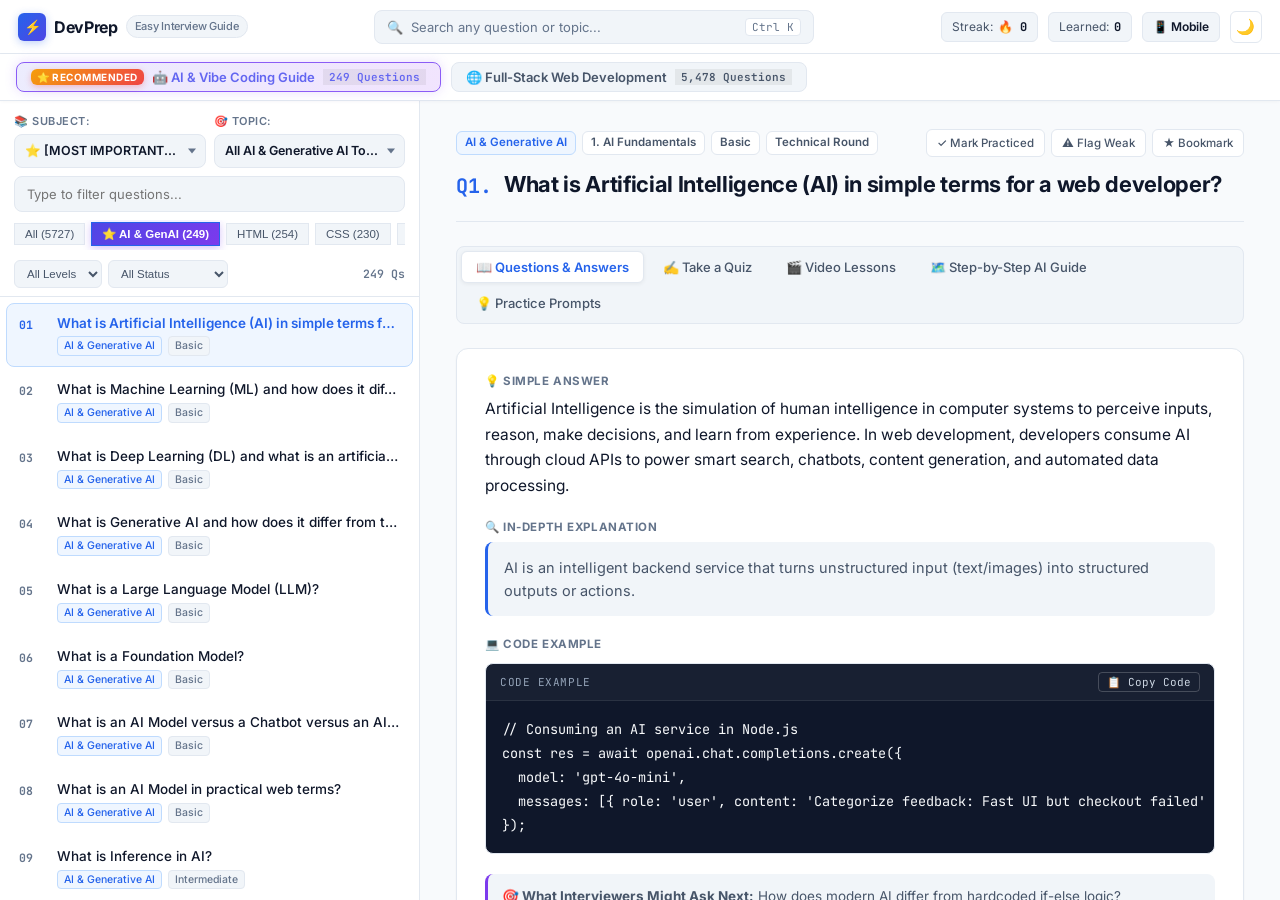
<file: index.html>
<!DOCTYPE html>
<html lang="en" data-theme="light">
<head>
  <meta charset="UTF-8">
  <meta name="viewport" content="width=device-width, initial-scale=1.0, maximum-scale=1.0">
  <title>DevPrep — Developer Interview Workspace &amp; Assessment IDE</title>
  <meta name="description" content="Split-screen developer interview workspace. Left pane question explorer with instant search; right pane focus reader with JetBrains Mono code blocks and interactive MCQ assessment.">
  <meta name="theme-color" content="#ffffff">

  <!-- PWA Icons & Manifest -->
  <link rel="icon" type="image/svg+xml" href="./icon.svg">
  <link rel="alternate icon" type="image/png" href="./icon-192.png">
  <link rel="apple-touch-icon" href="./icon-192.png">
  <link rel="manifest" href="./manifest.json">

  <!-- Inter for Interface, JetBrains Mono for Code -->
  <link rel="preconnect" href="https://fonts.googleapis.com">
  <link rel="preconnect" href="https://fonts.gstatic.com" crossorigin>
  <link href="https://fonts.googleapis.com/css2?family=Inter:wght@400;500;600;700&family=JetBrains+Mono:wght@400;500;600&display=swap" rel="stylesheet">

  <link rel="stylesheet" href="./clean-reader.css?v=12.0">
</head>
<body>

  <!-- ========================================================================
       1. Workspace Top Bar
       ======================================================================== -->
  <header class="workspace-header">
    <div class="header-left">
      <button id="btn-ide-hamburger" class="btn-ide-hamburger" aria-label="Toggle Question List Menu" title="Toggle Menu (☰)">
        ☰
      </button>
      <a href="#" class="brand-wrap" id="brand-reset" title="DevPrep — Easy Learning Portal">
        <span class="brand-spark">⚡</span>
        <span class="brand-name">DevPrep</span>
        <span class="brand-tag">Easy Interview Guide</span>
      </a>
    </div>

    <!-- Center Search Button (Ctrl+K) -->
    <div class="header-center">
      <button id="btn-open-cmd" class="cmd-search-btn" title="Search any question (Ctrl+K)">
        <span style="display:flex; align-items:center; gap:8px;">
          <span>🔍</span>
          <span>Search any question or topic...</span>
        </span>
        <kbd class="kbd-badge">Ctrl K</kbd>
      </button>
    </div>

    <div class="header-right">
      <div class="hud-chip" title="Daily streak of correct answers">
        <span>Streak:</span>
        <strong id="hud-streak">🔥 0</strong>
      </div>

      <div class="hud-chip" title="Total questions marked as learned">
        <span>Learned:</span>
        <strong id="hud-practiced">0</strong>
      </div>

      <!-- Mobile Reader Platform Link -->
      <a href="./mobile.html" class="hud-chip mobile-mode-link" title="Open Mobile-First Reader" style="text-decoration:none; color:inherit; font-weight:600; cursor:pointer;">
        <span>📱 Mobile</span>
      </a>

      <!-- Theme Switcher -->
      <button id="btn-theme-toggle" class="btn-icon" title="Switch dark/light mode" aria-label="Toggle theme">
        🌙
      </button>
    </div>
  </header>

  <!-- ========================================================================
       Curriculum Module Switcher Bar (Simple English)
       ======================================================================== -->
  <nav class="curriculum-tabs-bar" aria-label="Learning Guides">
    <div class="curriculum-tabs-inner">
      <button id="tab-curriculum-ai" class="curriculum-tab-btn active-important" aria-selected="true" role="tab" title="AI & Vibe Coding Guide">
        <span class="tab-badge-glow">⭐ RECOMMENDED</span>
        <span class="tab-title">🤖 AI &amp; Vibe Coding Guide</span>
        <span class="tab-count-pill">249 Questions</span>
      </button>

      <button id="tab-curriculum-fullstack" class="curriculum-tab-btn" aria-selected="false" role="tab" title="Full-Stack Web Development Question Bank">
        <span class="tab-title">🌐 Full-Stack Web Development</span>
        <span class="tab-count-pill">5,478 Questions</span>
      </button>
    </div>
  </nav>

  <!-- ========================================================================
       2. Split-Screen Workspace (Left Explorer + Right Focus Reader)
       ======================================================================== -->
  <div class="workspace-body">

    <!-- LEFT PANE: Fast Question Explorer -->
    <aside class="explorer-pane" aria-label="Questions Explorer">
      <div class="explorer-top">
        <!-- Top Subject & Topic Navigation Selectors -->
        <div class="explorer-nav-dropdowns">
          <div class="nav-select-group">
            <label for="select-subject" class="nav-select-label">
              <span class="nav-label-icon">📚</span> Subject:
            </label>
            <div class="nav-select-wrapper">
              <select id="select-subject" class="explorer-nav-select" aria-label="Filter questions by Subject">
                <option value="All">All Subjects (5,478)</option>
              </select>
            </div>
          </div>

          <div class="nav-select-group">
            <label for="select-topic" class="nav-select-label">
              <span class="nav-label-icon">🎯</span> Topic:
            </label>
            <div class="nav-select-wrapper">
              <select id="select-topic" class="explorer-nav-select" aria-label="Filter questions by Topic">
                <option value="All">All Topics</option>
              </select>
            </div>
          </div>
        </div>

        <div class="explorer-search-wrapper">
          <input 
            type="text" 
            id="explorer-search-input" 
            class="explorer-input-box" 
            placeholder="Type to filter questions..."
            autocomplete="off"
            spellcheck="false"
          >
          <button id="explorer-search-clear" class="explorer-search-clear" title="Clear search" aria-label="Clear search" style="display:none;">✕</button>
        </div>

        <!-- 22 Subject Carousel Track -->
        <div class="subject-carousel" id="subject-carousel-track">
          <!-- Populated dynamically: All, HTML, CSS, JavaScript, etc. -->
        </div>

        <div class="explorer-filter-strip">
          <div style="display:flex; gap:6px;">
            <select id="select-difficulty" class="explorer-select" aria-label="Difficulty filter">
              <option value="All">All Levels</option>
              <option value="Easy">Easy</option>
              <option value="Medium">Medium</option>
              <option value="Fresher Coding">Coding</option>
            </select>

            <select id="select-status" class="explorer-select" aria-label="Status filter">
              <option value="All">All Status</option>
              <option value="unanswered">⚪ Unanswered</option>
              <option value="practiced">✓ Practiced</option>
              <option value="weak">⚠ Weak Areas</option>
              <option value="saved">★ Bookmarked</option>
            </select>
          </div>

          <span class="explorer-count-badge" id="explorer-count-badge">5,478 Qs</span>
        </div>
      </div>

      <!-- Scrollable Question Items List -->
      <div class="explorer-list" id="explorer-list-container" role="list">
        <!-- Rendered dynamically -->
      </div>
    </aside>

    <!-- RIGHT PANE: Focus Reader & Interactive MCQ Quiz Stage -->
    <main class="focus-pane" id="focus-pane" role="main">
      <div class="focus-container" id="focus-container">

        <!-- Header: Metadata Badges & Action Buttons -->
        <div class="focus-header">
          <div class="focus-mobile-bar" id="focus-mobile-bar">
            <button id="btn-mobile-back" class="btn-mobile-back" aria-label="Back to Questions list">
              ← Back to Questions
            </button>
          </div>
          <div class="focus-meta-row">
            <div class="focus-tags" id="focus-tags-row">
              <span class="badge badge-subject" id="focus-tag-subject">JavaScript</span>
              <span class="badge" id="focus-tag-topic">ES6+</span>
              <span class="badge badge-easy" id="focus-tag-difficulty">Easy</span>
              <span class="badge" id="focus-tag-round">Technical Round</span>
            </div>

            <div class="focus-actions">
              <button id="btn-focus-practice" class="btn-focus-action" title="Mark this question as learned">
                ✓ Mark as Learned
              </button>
              <button id="btn-focus-weak" class="btn-focus-action" title="Mark for practice">
                ⚠ Need Practice
              </button>
              <button id="btn-focus-save" class="btn-focus-action" title="Save question">
                ★ Save
              </button>
            </div>
          </div>

          <!-- Question Title -->
          <div class="focus-question-box">
            <span class="focus-q-num" id="focus-q-num">Q1.</span>
            <h1 class="focus-q-title" id="focus-q-title">Question title loading...</h1>
          </div>
        </div>

        <!-- Mode Switcher: Simple & Friendly English -->
        <div class="view-mode-tabs" role="tablist">
          <button class="view-mode-btn active" id="btn-mode-solution" data-mode="solution" role="tab" aria-selected="true">
            📖 Questions &amp; Answers
          </button>
          <button class="view-mode-btn" id="btn-mode-quiz" data-mode="quiz" role="tab" aria-selected="false">
            ✍️ Take a Quiz
          </button>
          <button class="view-mode-btn" id="btn-mode-videos" data-mode="videos" role="tab" aria-selected="false">
            🎬 Video Lessons
          </button>
          <button class="view-mode-btn" id="btn-mode-course" data-mode="course" role="tab" aria-selected="false">
            🗺️ Step-by-Step AI Guide
          </button>
          <button class="view-mode-btn" id="btn-mode-prompts" data-mode="prompts" role="tab" aria-selected="false">
            💡 Practice Prompts
          </button>
        </div>

        <!-- MODE 1: Questions & Answers View -->
        <div id="solution-view-panel" class="solution-box">
          <div class="solution-section">
            <div class="solution-label">💡 Simple Answer</div>
            <div class="solution-body" id="focus-answer-text"></div>
          </div>

          <div class="solution-section" id="focus-expl-wrap" style="display:none;">
            <div class="solution-label">🔍 In-Depth Explanation</div>
            <div class="explanation-card" id="focus-expl-text"></div>
          </div>

          <div class="solution-section" id="focus-code-wrap" style="display:none;">
            <div class="solution-label">💻 Code Example</div>
            <div class="code-container">
              <div class="code-header">
                <span>Code Example</span>
                <button class="btn-code-copy" id="btn-code-copy">📋 Copy Code</button>
              </div>
              <pre><code id="focus-code-text"></code></pre>
            </div>
          </div>

          <div class="solution-section" id="focus-followup-wrap" style="display:none;">
            <div class="followup-alert">
              <strong>🎯 What Interviewers Might Ask Next:</strong> <span id="focus-followup-text"></span>
            </div>
          </div>

          <div class="solution-section" id="focus-ref-wrap" style="display:none;">
            <div style="font-size:12.5px; color:var(--text-muted);">
              <strong>📚 Learning Resource:</strong> <span id="focus-ref-text"></span>
            </div>
          </div>
        </div>

        <!-- MODE 2: Take a Quiz View -->
        <div id="quiz-view-panel" style="display:none;">
          <div class="mcq-options-container" id="focus-mcq-options">
            <!-- Populated dynamically: [A], [B], [C], [D] -->
          </div>

          <div class="solution-box" id="quiz-solution-drawer" style="display:none;">
            <div class="solution-answer-key-pill" id="quiz-key-pill">✅ Correct Answer</div>
            <div class="solution-section">
              <div class="solution-label">Simple Answer</div>
              <div class="solution-body" id="quiz-drawer-answer"></div>
            </div>
            <div class="solution-section" id="quiz-drawer-expl-wrap" style="display:none;">
              <div class="solution-label">Why This Is Correct</div>
              <div class="explanation-card" id="quiz-drawer-expl"></div>
            </div>
          </div>
        </div>

        <!-- MODE 3: 28-Step Vibe Coding Roadmap & Projects Studio -->
        <div id="course-view-panel" class="vibe-studio-panel" style="display:none;">
          <!-- Dynamically populated from window.AI_VIBE_COURSE_DATA.steps -->
        </div>

        <!-- MODE 4: 14 Video Lessons Masterclass -->
        <div id="videos-view-panel" class="vibe-studio-panel" style="display:none;">
          <!-- Dynamically populated from window.AI_VIBE_COURSE_DATA.videos -->
        </div>

        <!-- MODE 5: 12 Prompt Engineering Lab & Token Optimizer -->
        <div id="prompts-view-panel" class="vibe-studio-panel" style="display:none;">
          <!-- Dynamically populated from window.AI_VIBE_COURSE_DATA.promptExercises -->
        </div>

        <!-- Bottom Navigation Bar -->
        <div class="focus-bottom-nav">
          <div class="shortcut-hints">
            <span><kbd>J</kbd> Next Question</span>
            <span><kbd>K</kbd> Previous Question</span>
            <span><kbd>1-4</kbd> Pick Option</span>
            <span><kbd>Ctrl K</kbd> Search</span>
          </div>

          <div class="nav-buttons-group">
            <button id="btn-nav-prev" class="btn-nav btn-nav-secondary">
              ← Previous (K)
            </button>
            <button id="btn-nav-next" class="btn-nav btn-nav-primary">
              Next (J) →
            </button>
          </div>
        </div>

      </div>
    </main>
  </div>

  <!-- ========================================================================
       3. Command Palette Modal (Ctrl+K / Cmd+K)
       ======================================================================== -->
  <div class="cmd-modal-overlay" id="cmd-modal-overlay">
    <div class="cmd-modal-box">
      <div class="cmd-input-wrap">
        <span style="font-size:16px; color:var(--text-muted);">🔍</span>
        <input 
          type="text" 
          id="cmd-palette-input" 
          class="cmd-search-input" 
          placeholder="Type to search all 5,478 questions, topics, or code..." 
          autocomplete="off"
        >
        <kbd class="kbd-badge">ESC</kbd>
      </div>
      <div class="cmd-results-list" id="cmd-results-list">
        <!-- Search results populated dynamically -->
      </div>
    </div>
  </div>

  <!-- Toast Notice -->
  <div id="workspace-toast" class="workspace-toast"></div>

  <!-- 100% Real Question Data & Workspace Engine -->
  <script src="./fresher-data.js?v=10.0"></script>
  <script src="./ai-genai-data.js?v=12.0"></script>
  <script src="./clean-reader.js?v=12.0"></script>

  <!-- PWA Service Worker Registration -->
  <script>
    if ('serviceWorker' in navigator) {
      window.addEventListener('load', () => {
        navigator.serviceWorker.register('./sw.js').then((reg) => {
          console.log('[DevPrep PWA] Service Worker registered:', reg.scope);
        }).catch((err) => {
          console.warn('[DevPrep PWA] Service Worker registration failed:', err);
        });
      });
    }
  </script>
</body>
</html>
</file>
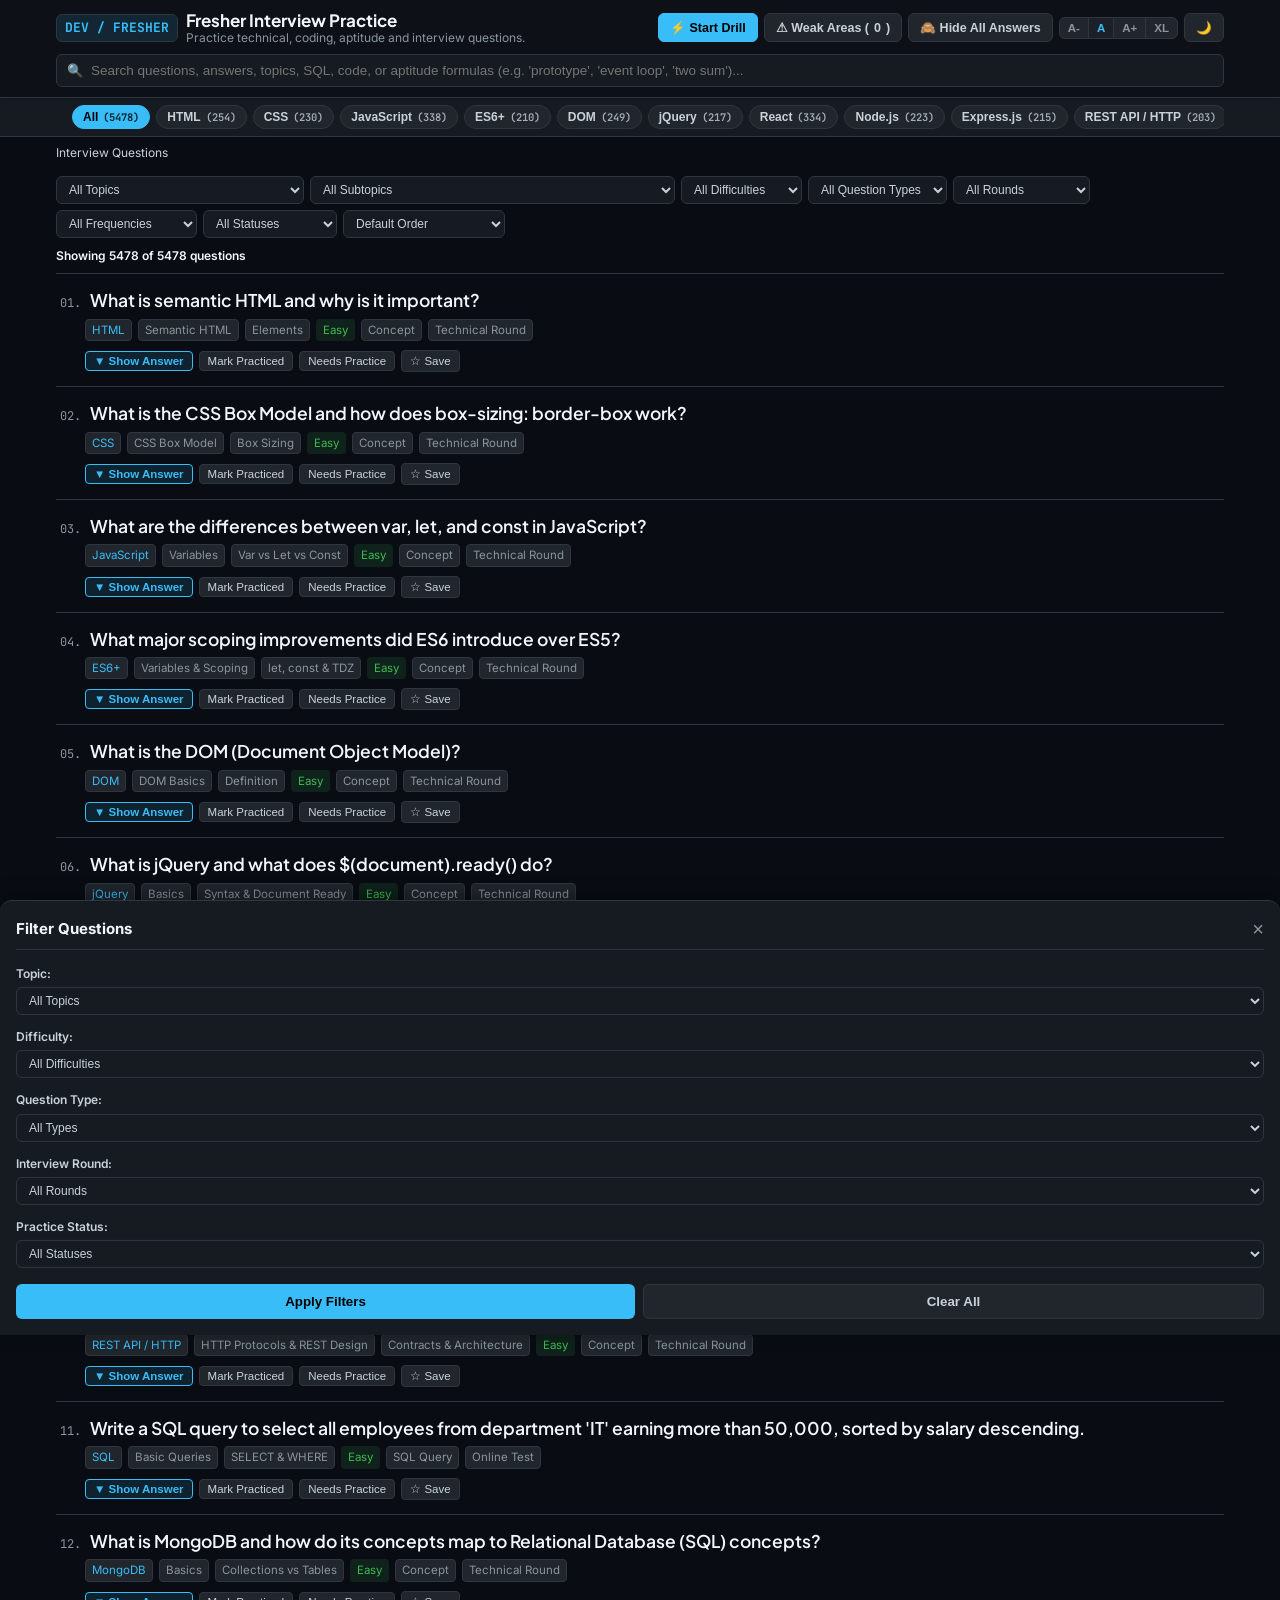
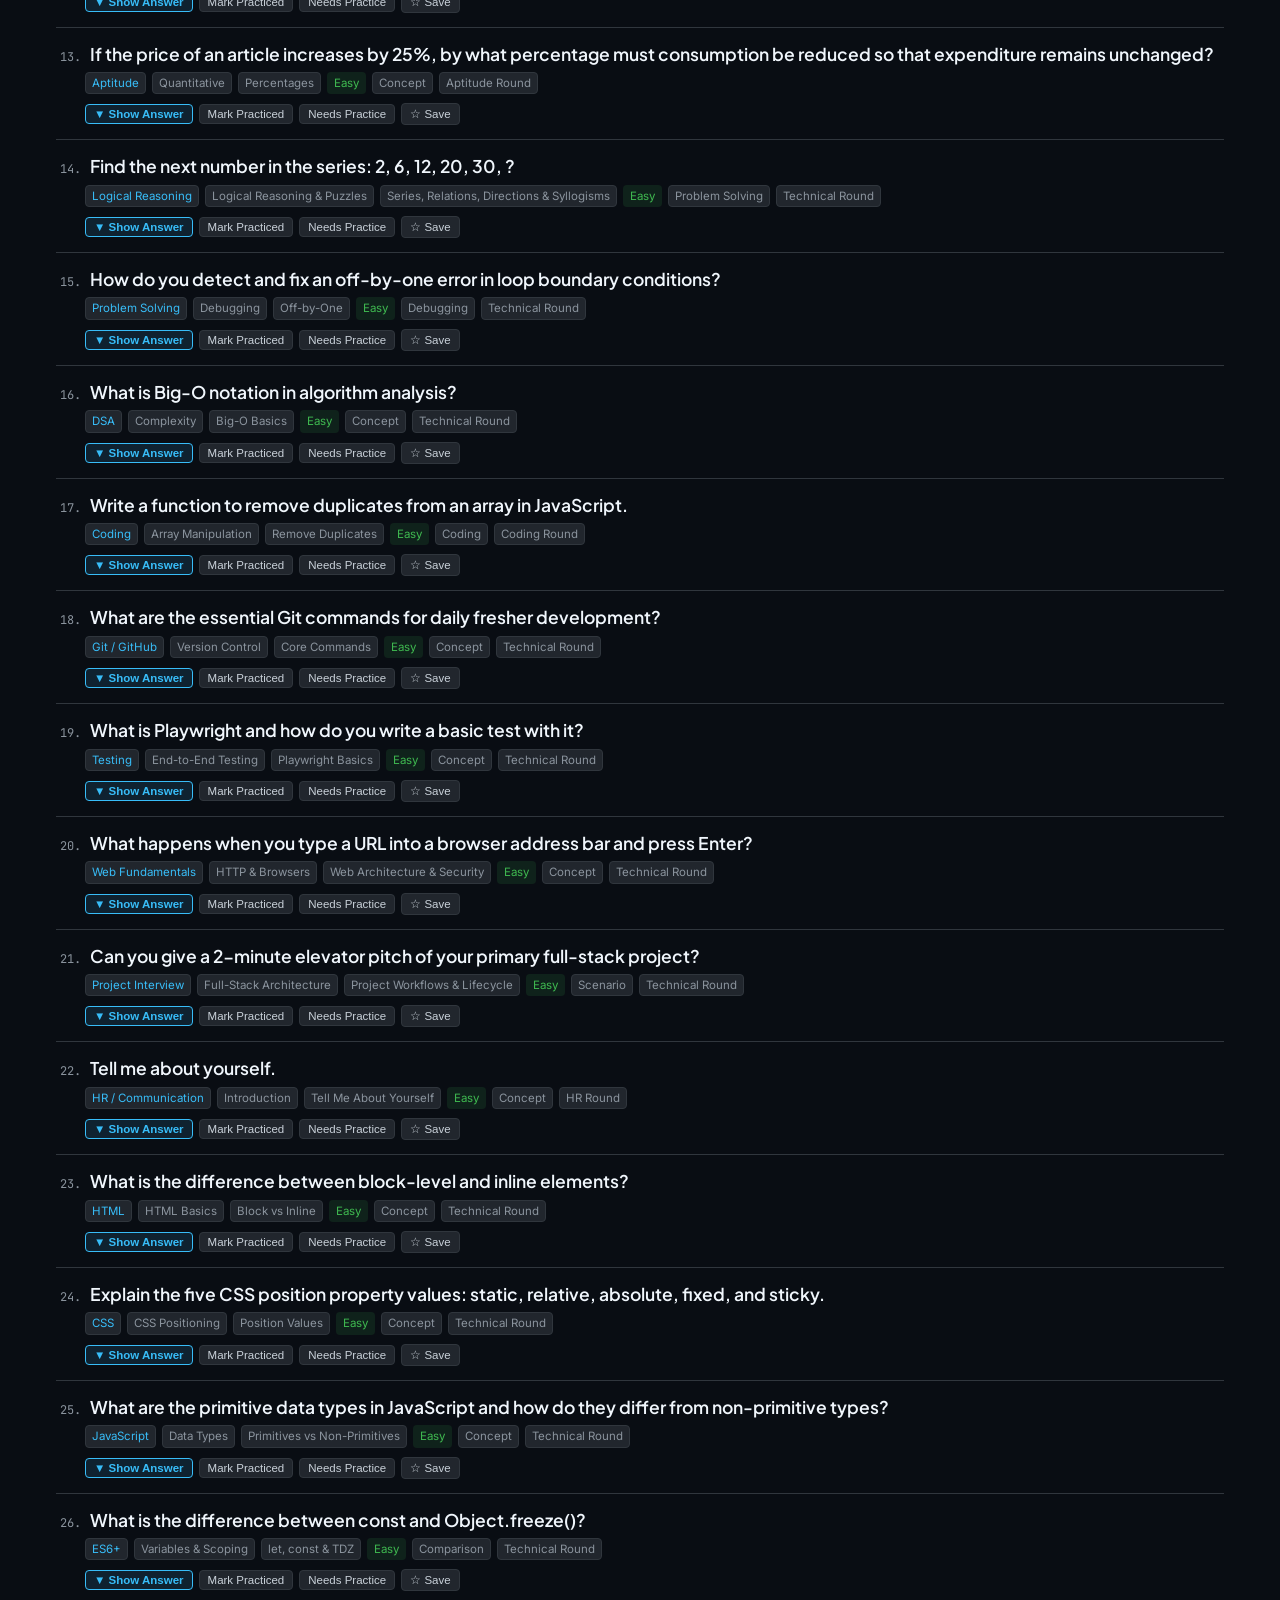
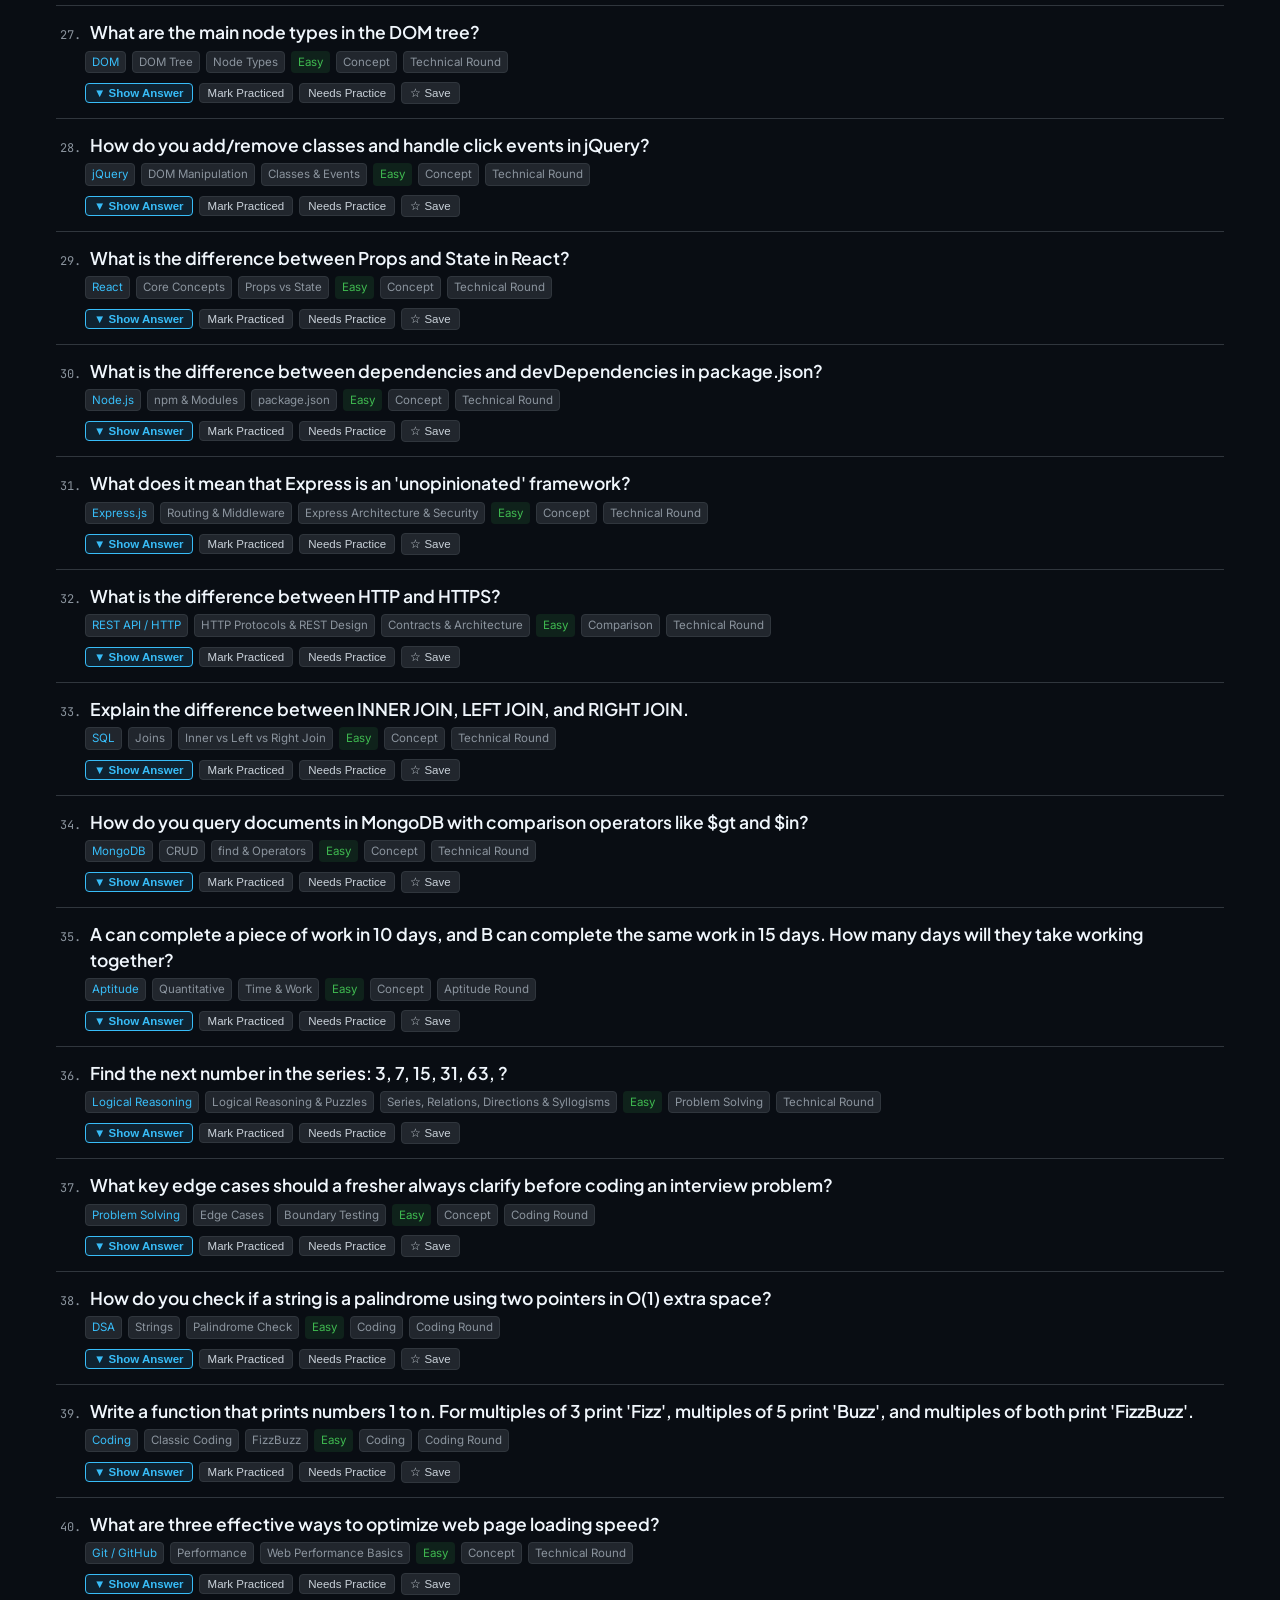
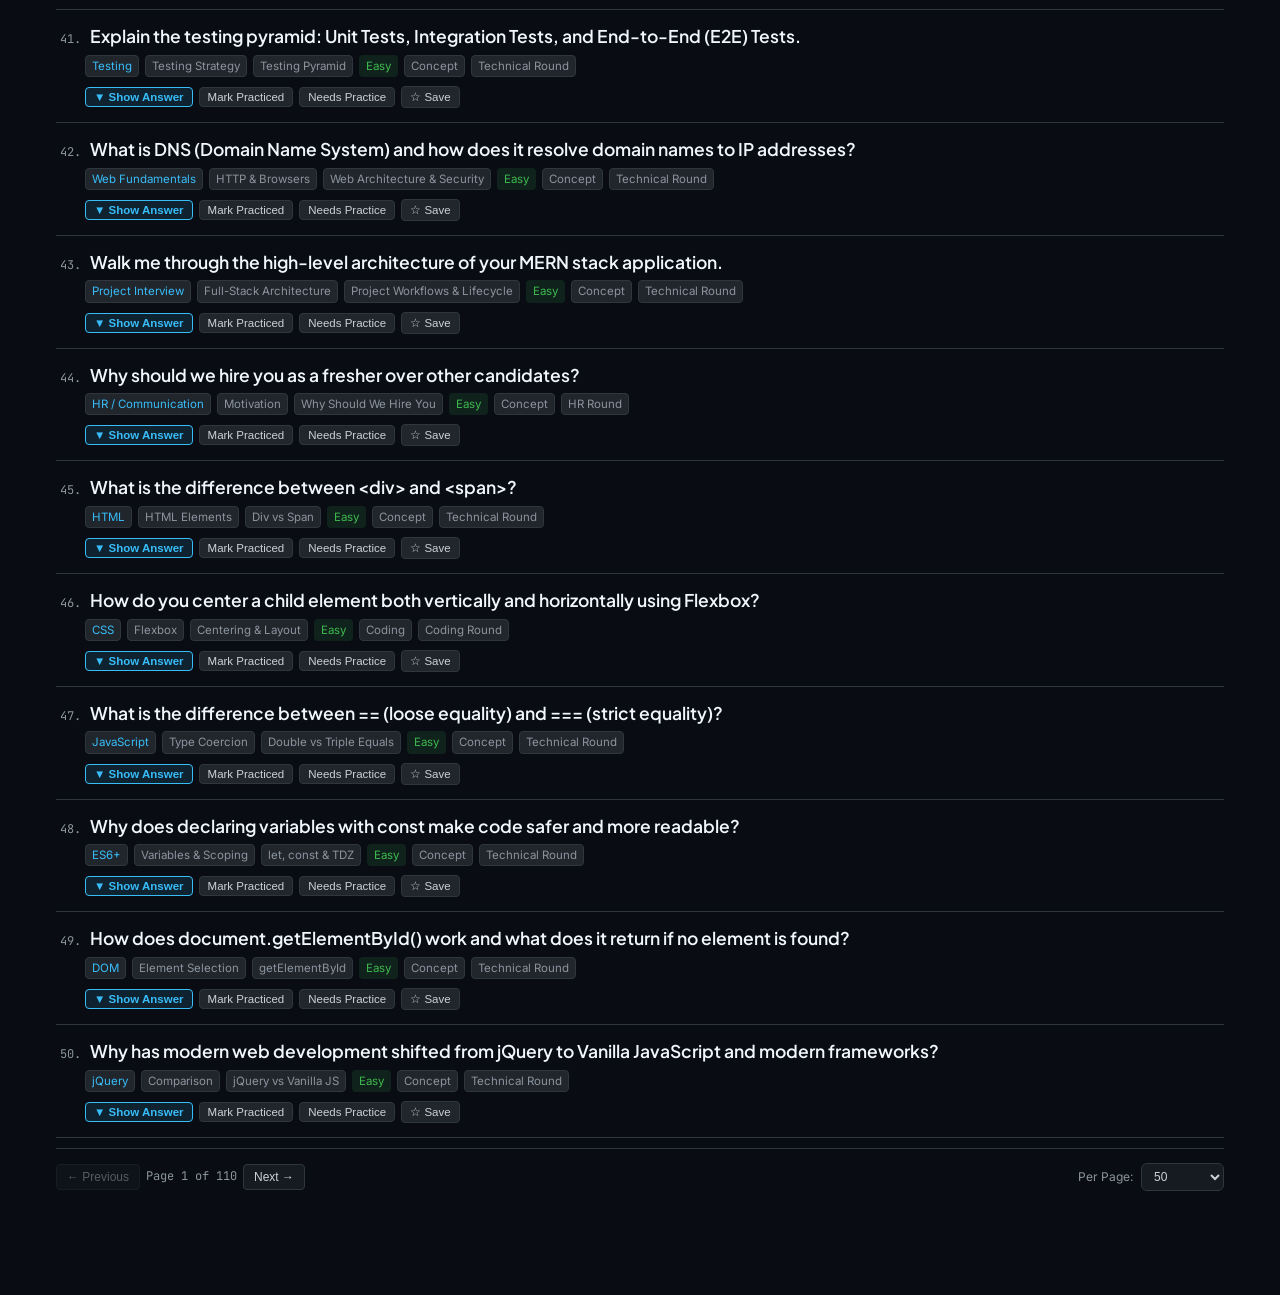
<file: mern-200/index.html>
<!DOCTYPE html>
<html lang="en" data-theme="dark">
<head>
  <meta charset="UTF-8">
  <meta name="viewport" content="width=device-width, initial-scale=1.0, maximum-scale=1.0, user-scalable=no">
  <title>Fresher Interview Practice — Modern Q&A Drill Platform</title>
  <meta name="description" content="High-density, modern developer interview practice and drill tool for freshers. Direct questions, clear answers, interactive filters, and weak-area practice.">
  <meta name="theme-color" content="#0d1117">

  <!-- Google Fonts: Plus Jakarta Sans for headers & Inter for reading -->
  <link rel="preconnect" href="https://fonts.googleapis.com">
  <link rel="preconnect" href="https://fonts.gstatic.com" crossorigin>
  <link href="https://fonts.googleapis.com/css2?family=Inter:wght@400;500;600;700&family=JetBrains+Mono:wght@400;500;600&family=Plus+Jakarta+Sans:wght@600;700;800&display=swap" rel="stylesheet">

  <link rel="stylesheet" href="./clean-reader.css?v=4.1">
</head>
<body class="font-md">

  <!-- 1. Compact Header -->
  <header class="app-header">
    <div class="app-container">
      <div class="header-inner">
        <div class="header-top-row">
          <div class="brand-wrap">
            <span class="brand-logo-badge">DEV / FRESHER</span>
            <div class="brand-title-wrap">
              <h1>Fresher Interview Practice</h1>
              <p>Practice technical, coding, aptitude and interview questions.</p>
            </div>
          </div>

          <div class="header-actions-row">
            <!-- Start Drill Button -->
            <button id="btn-start-drill" class="btn-header-action btn-header-primary" title="Launch custom practice drill session">
              ⚡ Start Drill
            </button>

            <!-- Practice Weak Areas Button -->
            <button id="btn-quick-weak" class="btn-header-action" title="Filter to questions marked as Needs Practice">
              ⚠ Weak Areas (<span id="weak-count-header">0</span>)
            </button>

            <!-- Toggle Hide/Show All Answers -->
            <button id="btn-toggle-all-answers" class="btn-header-action" title="Toggle visibility of all answers to test recall">
              🙈 Hide All Answers
            </button>

            <!-- Text Size Scaler -->
            <div class="font-scale-group" title="Adjust typography reading size">
              <button class="btn-font-scale" data-size="sm">A-</button>
              <button class="btn-font-scale active" data-size="md">A</button>
              <button class="btn-font-scale" data-size="lg">A+</button>
              <button class="btn-font-scale" data-size="xl">XL</button>
            </div>

            <!-- Theme Toggle -->
            <button id="btn-toggle-theme" class="btn-header-action" title="Switch between dark and light themes">
              🌙
            </button>
          </div>
        </div>

        <!-- Search Input Bar -->
        <div class="search-bar-wrap">
          <span class="search-icon-left">🔍</span>
          <input 
            type="text" 
            id="search-input" 
            class="search-input-box" 
            placeholder="Search questions, answers, topics, SQL, code, or aptitude formulas (e.g. 'prototype', 'event loop', 'two sum')..."
            autocomplete="off"
            spellcheck="false"
          >
          <button id="search-clear" class="search-clear-btn" title="Clear search">&times;</button>
        </div>
      </div>
    </div>
  </header>

  <!-- 2. Horizontal Subject Navigation Strip -->
  <nav class="subject-nav-container" aria-label="Subject navigation">
    <div class="app-container">
      <div id="subject-scroll-track" class="subject-scroll-track">
        <!-- Rendered dynamically -->
      </div>
    </div>
  </nav>

  <!-- 3. Dynamic Topic Navigation Strip (Shows when a subject is active) -->
  <div id="topic-subtopic-container" class="topic-subtopic-container">
    <div class="app-container">
      <div id="topic-scroll-track" class="topic-scroll-track">
        <!-- Rendered dynamically -->
      </div>
    </div>
  </div>

  <div class="app-container">
    <!-- 4. Breadcrumb Bar -->
    <div id="breadcrumb-bar" class="breadcrumb-bar">
      <!-- Breadcrumb items populated dynamically -->
    </div>

    <!-- 5. Filter Toolbar -->
    <div class="filter-toolbar">
      <!-- Desktop Filter Dropdowns -->
      <div class="filter-selects-group">
        <!-- Topic Select -->
        <select id="select-topic" class="filter-select" aria-label="Filter by Topic">
          <option value="All">All Topics</option>
        </select>

        <!-- Subtopic Select -->
        <select id="select-subtopic" class="filter-select" aria-label="Filter by Subtopic">
          <option value="All">All Subtopics</option>
        </select>

        <!-- Difficulty -->
        <select id="select-difficulty" class="filter-select" aria-label="Filter by Difficulty">
          <option value="All">All Difficulties</option>
          <option value="Easy">Easy</option>
          <option value="Medium">Medium</option>
          <option value="Fresher Coding">Fresher Coding</option>
        </select>

        <!-- Question Type -->
        <select id="select-type" class="filter-select" aria-label="Filter by Question Type">
          <option value="All">All Question Types</option>
          <option value="Concept">Concept</option>
          <option value="Coding">Coding</option>
          <option value="Scenario">Scenario</option>
          <option value="Output">Output Prediction</option>
          <option value="SQL Query">SQL Query</option>
          <option value="Aptitude">Aptitude</option>
          <option value="Logical Reasoning">Logical Reasoning</option>
          <option value="Debugging">Debugging</option>
          <option value="Project">Project Discussion</option>
          <option value="HR">HR & Behavioral</option>
        </select>

        <!-- Interview Round -->
        <select id="select-round" class="filter-select" aria-label="Filter by Interview Round">
          <option value="All">All Rounds</option>
          <option value="Technical Round">Technical Round</option>
          <option value="Online Test">Online Test</option>
          <option value="Coding Round">Coding Round</option>
          <option value="Project Discussion">Project Discussion</option>
          <option value="HR Round">HR Round</option>
        </select>

        <!-- Frequency -->
        <select id="select-frequency" class="filter-select" aria-label="Filter by Frequency">
          <option value="All">All Frequencies</option>
          <option value="High">High Frequency</option>
          <option value="Medium">Medium Frequency</option>
          <option value="Low">Low Frequency</option>
        </select>

        <!-- Practice Status -->
        <select id="select-status" class="filter-select" aria-label="Filter by Status">
          <option value="All">All Statuses</option>
          <option value="not_practiced">Not Practiced</option>
          <option value="practiced">✓ Practiced</option>
          <option value="need_practice">⚠ Needs Practice</option>
          <option value="saved">★ Saved</option>
        </select>

        <!-- Sort Option -->
        <select id="select-sort" class="filter-select" aria-label="Sort Questions">
          <option value="default">Default Order</option>
          <option value="freq">Frequently Asked First</option>
          <option value="diff_asc">Difficulty: Easy → Hard</option>
          <option value="diff_desc">Difficulty: Hard → Easy</option>
          <option value="need_first">Needs Practice First</option>
          <option value="saved_first">Saved First</option>
        </select>
      </div>

      <!-- Mobile Filters Trigger Button -->
      <button id="btn-open-drawer" class="btn-mobile-filters-trigger">
        ⚙ Filters <span id="mobile-filter-badge"></span>
      </button>

      <!-- Right Metadata Count -->
      <div class="toolbar-right-meta">
        <span id="results-count-badge" class="results-count-badge">Loading questions...</span>
      </div>
    </div>

    <!-- 6. Active Filter Chips -->
    <div id="active-chips-bar" class="active-chips-bar" style="display:none;">
      <!-- Filter chips rendered dynamically -->
    </div>

    <!-- 7. Main Questions List (Compact Developer View) -->
    <main id="questions-list-container" class="questions-list" role="feed">
      <!-- Question rows rendered dynamically -->
    </main>

    <!-- 8. Pagination Bar -->
    <div id="pagination-bar" class="pagination-bar">
      <div class="pagination-controls">
        <button id="btn-prev-page" class="btn-page-nav">← Previous</button>
        <span id="page-indicator" class="page-indicator">Page 1 of 1</span>
        <button id="btn-next-page" class="btn-page-nav">Next →</button>
      </div>

      <div class="page-size-selector">
        <label for="select-page-size" style="font-size:12px; color:var(--text-muted); margin-right:4px;">Per Page:</label>
        <select id="select-page-size" class="filter-select">
          <option value="25">25</option>
          <option value="50" selected>50</option>
          <option value="100">100</option>
          <option value="all">All (249)</option>
        </select>
      </div>
    </div>
  </div>

  <!-- 9. Drill Mode Overlay Modal -->
  <div id="drill-modal" class="drill-modal-overlay" role="dialog" aria-modal="true" aria-labelledby="drill-title">
    <div class="drill-card-modal">
      <div class="drill-modal-header">
        <span id="drill-progress-text" class="drill-progress-text">Drill Setup</span>
        <button id="btn-close-drill" class="drill-close-btn" aria-label="Close Drill">&times;</button>
      </div>
      <div class="drill-progress-bar-track">
        <div id="drill-progress-bar-fill" class="drill-progress-bar-fill"></div>
      </div>

      <!-- Step A: Setup Panel -->
      <div id="drill-setup-panel" class="drill-modal-body">
        <h2 id="drill-title" style="font-size:18px; margin-bottom:6px; font-family:var(--font-display);">Practice Drill Session</h2>
        <p style="font-size:13px; color:var(--text-muted); margin-bottom:16px;">Test your interview recall on real fresher questions. Answers are hidden until you click Reveal.</p>

        <div class="drawer-fields">
          <div class="drawer-field-group">
            <label class="drawer-label" for="drill-subject-select">Target Subject:</label>
            <select id="drill-subject-select" class="filter-select">
              <option value="All">All Subjects (249 Qs)</option>
            </select>
          </div>

          <div class="drawer-field-group">
            <label class="drawer-label" for="drill-topic-select">Topic:</label>
            <select id="drill-topic-select" class="filter-select">
              <option value="All">All Topics</option>
            </select>
          </div>

          <div class="drawer-field-group">
            <label class="drawer-label" for="drill-difficulty-select">Difficulty:</label>
            <select id="drill-difficulty-select" class="filter-select">
              <option value="All">All Difficulties</option>
              <option value="Easy">Easy</option>
              <option value="Medium">Medium</option>
              <option value="Fresher Coding">Fresher Coding</option>
            </select>
          </div>

          <div class="drawer-field-group">
            <label class="drawer-label" for="drill-type-select">Question Type:</label>
            <select id="drill-type-select" class="filter-select">
              <option value="All">All Types</option>
              <option value="Concept">Concept</option>
              <option value="Coding">Coding</option>
              <option value="Scenario">Scenario</option>
              <option value="Output">Output</option>
              <option value="SQL Query">SQL Query</option>
              <option value="Aptitude">Aptitude</option>
              <option value="Logical Reasoning">Logical Reasoning</option>
              <option value="Debugging">Debugging</option>
              <option value="Project">Project Discussion</option>
              <option value="HR">HR &amp; Behavioral</option>
            </select>
          </div>

          <div class="drawer-field-group">
            <label class="drawer-label" for="drill-count-select">Number of Questions:</label>
            <select id="drill-count-select" class="filter-select">
              <option value="10">10 Questions (Quick 5-min drill)</option>
              <option value="20" selected>20 Questions (Standard session)</option>
              <option value="30">30 Questions (Deep practice)</option>
              <option value="all">All Matching Questions</option>
            </select>
          </div>
        </div>

        <div style="margin-top:20px; display:flex; gap:10px; flex-wrap:wrap;">
          <button id="btn-begin-drill" class="btn-drawer-apply" style="flex:2;">
            ▶ Begin Drill
          </button>
          <button id="btn-drill-weak-only" class="btn-drawer-clear" style="flex:1;">
            ⚠ Drill Weak Areas Only
          </button>
        </div>
      </div>

      <!-- Step B: Active Runner Panel -->
      <div id="drill-runner-panel" class="drill-modal-body" style="display:none;">
        <div id="drill-q-meta" class="q-meta-tags" style="margin:0 0 10px 0;"></div>
        <h3 id="drill-q-title" class="drill-q-title">Question goes here...</h3>

        <div class="drill-prompt-box">
          💡 <strong>Self-Test Prompt:</strong> Formulate how you would answer this concisely to the interviewer before revealing the answer.
        </div>

        <div style="margin-bottom:14px;">
          <button id="btn-drill-reveal-answer" class="btn-header-action btn-header-primary">
            👁 Reveal Answer
          </button>
        </div>

        <!-- Hidden Answer Container -->
        <div id="drill-answer-box" class="drill-answer-box">
          <div class="answer-section-label">Answer</div>
          <div id="drill-answer-text" class="answer-text-content"></div>

          <div id="drill-explanation-wrap" style="display:none;">
            <div class="answer-section-label">Key Explanation</div>
            <div id="drill-explanation-text" class="answer-explanation"></div>
          </div>

          <div id="drill-code-wrap" style="display:none;">
            <div class="answer-section-label">Code Example</div>
            <div class="code-snippet-box">
              <pre><code id="drill-code-text"></code></pre>
            </div>
          </div>

          <div id="drill-followup-wrap" class="q-followup-box" style="display:none;">
            <strong>Follow-Up:</strong> <span id="drill-followup-text"></span>
          </div>
        </div>
      </div>

      <!-- Step C: Summary Panel -->
      <div id="drill-summary-panel" class="drill-modal-body" style="display:none;">
        <h2 style="font-size:18px; margin-bottom:6px; color:var(--accent-green); font-family:var(--font-display);">✓ Drill Complete</h2>
        <p id="drill-summary-stats" style="font-size:14px; color:var(--text-secondary); margin-bottom:16px;"></p>

        <div id="drill-weak-topics-wrap" style="margin-bottom:20px; display:none;">
          <div class="answer-section-label" style="color:var(--accent-rose);">Topics Needing Further Practice:</div>
          <ul id="drill-weak-topics-list" style="margin-left:20px; font-size:13px; color:var(--text-primary); margin-top:6px;"></ul>
        </div>

        <div style="display:flex; gap:10px; flex-wrap:wrap;">
          <button id="btn-drill-again" class="btn-drawer-apply">
            Start Another Drill
          </button>
          <button id="btn-drill-practice-weak-now" class="btn-drawer-clear">
            Practice These Weak Areas
          </button>
        </div>
      </div>

      <!-- Runner Footer Controls -->
      <div id="drill-runner-footer" class="drill-modal-footer" style="display:none;">
        <div style="display:flex; gap:8px;">
          <button id="btn-drill-mark-gotit" class="btn-q-action active-practiced" title="Mark this question as practiced">
            ✓ Got It (Practiced)
          </button>
          <button id="btn-drill-mark-need" class="btn-q-action active-need" title="Mark this question for future practice">
            ⚠ Needs Practice
          </button>
        </div>

        <div style="display:flex; gap:6px;">
          <button id="btn-drill-prev" class="btn-page-nav">← Previous</button>
          <button id="btn-drill-next" class="btn-page-nav">Next →</button>
        </div>
      </div>
    </div>
  </div>

  <!-- 10. Mobile Filter Drawer -->
  <div id="mobile-drawer" class="mobile-filter-drawer" role="dialog" aria-modal="true" aria-label="Filter Options">
    <div class="drawer-header">
      <span class="drawer-title">Filter Questions</span>
      <button id="btn-close-drawer" class="drawer-close-btn">&times;</button>
    </div>

    <div class="drawer-fields">
      <div class="drawer-field-group">
        <label class="drawer-label" for="drawer-topic">Topic:</label>
        <select id="drawer-topic" class="filter-select"></select>
      </div>

      <div class="drawer-field-group">
        <label class="drawer-label" for="drawer-difficulty">Difficulty:</label>
        <select id="drawer-difficulty" class="filter-select">
          <option value="All">All Difficulties</option>
          <option value="Easy">Easy</option>
          <option value="Medium">Medium</option>
          <option value="Fresher Coding">Fresher Coding</option>
        </select>
      </div>

      <div class="drawer-field-group">
        <label class="drawer-label" for="drawer-type">Question Type:</label>
        <select id="drawer-type" class="filter-select">
          <option value="All">All Types</option>
          <option value="Concept">Concept</option>
          <option value="Coding">Coding</option>
          <option value="Scenario">Scenario</option>
          <option value="Output">Output</option>
          <option value="SQL Query">SQL Query</option>
          <option value="Aptitude">Aptitude</option>
          <option value="Logical Reasoning">Logical Reasoning</option>
          <option value="Debugging">Debugging</option>
          <option value="Project">Project Discussion</option>
          <option value="HR">HR & Behavioral</option>
        </select>
      </div>

      <div class="drawer-field-group">
        <label class="drawer-label" for="drawer-round">Interview Round:</label>
        <select id="drawer-round" class="filter-select">
          <option value="All">All Rounds</option>
          <option value="Technical Round">Technical Round</option>
          <option value="Online Test">Online Test</option>
          <option value="Coding Round">Coding Round</option>
          <option value="Project Discussion">Project Discussion</option>
          <option value="HR Round">HR Round</option>
        </select>
      </div>

      <div class="drawer-field-group">
        <label class="drawer-label" for="drawer-status">Practice Status:</label>
        <select id="drawer-status" class="filter-select">
          <option value="All">All Statuses</option>
          <option value="not_practiced">Not Practiced</option>
          <option value="practiced">✓ Practiced</option>
          <option value="need_practice">⚠ Needs Practice</option>
          <option value="saved">★ Saved</option>
        </select>
      </div>
    </div>

    <div class="drawer-actions">
      <button id="btn-drawer-apply" class="btn-drawer-apply">Apply Filters</button>
      <button id="btn-drawer-clear" class="btn-drawer-clear">Clear All</button>
    </div>
  </div>

  <!-- Toast Notification Element -->
  <div id="toast-msg" class="toast-msg"></div>

  <!-- Data and Application Logic Scripts -->
  <script src="./fresher-data.js?v=4.1"></script>
  <script src="./clean-reader.js?v=4.1"></script>
</body>
</html>
</file>
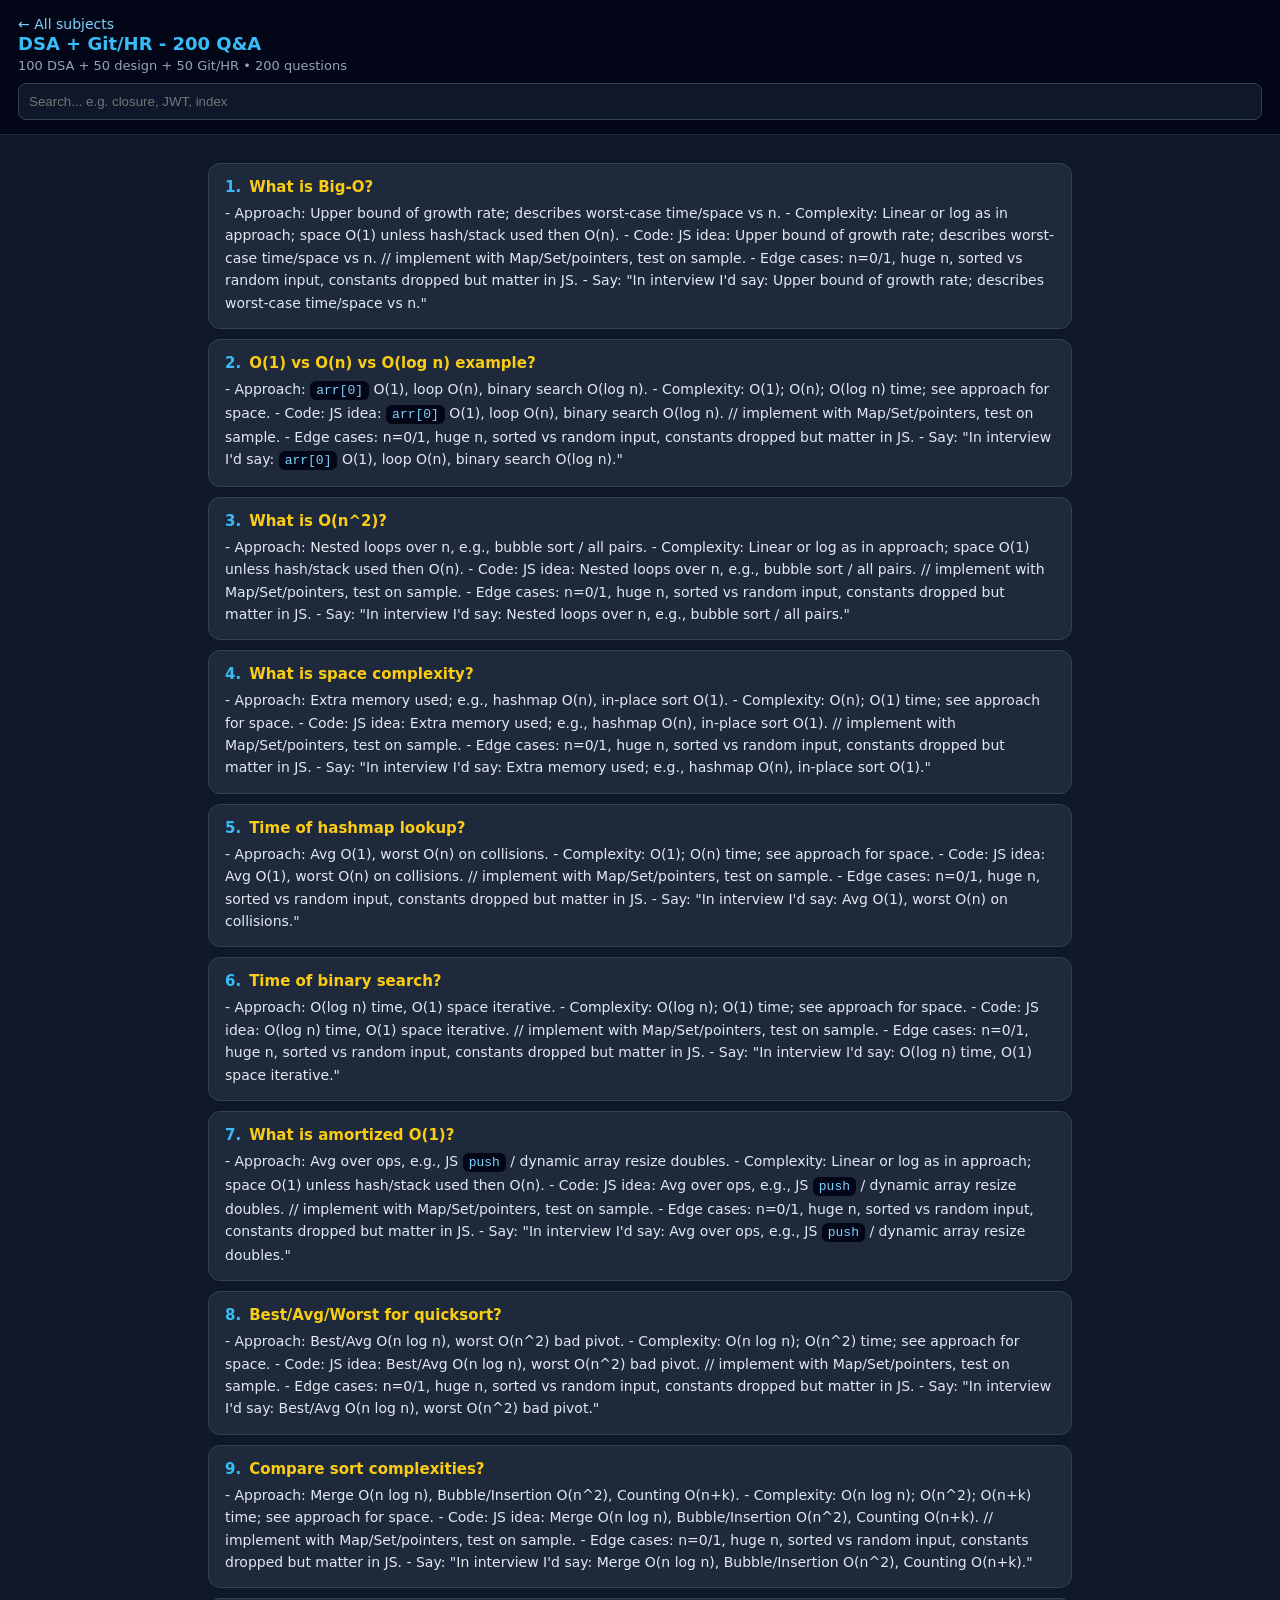
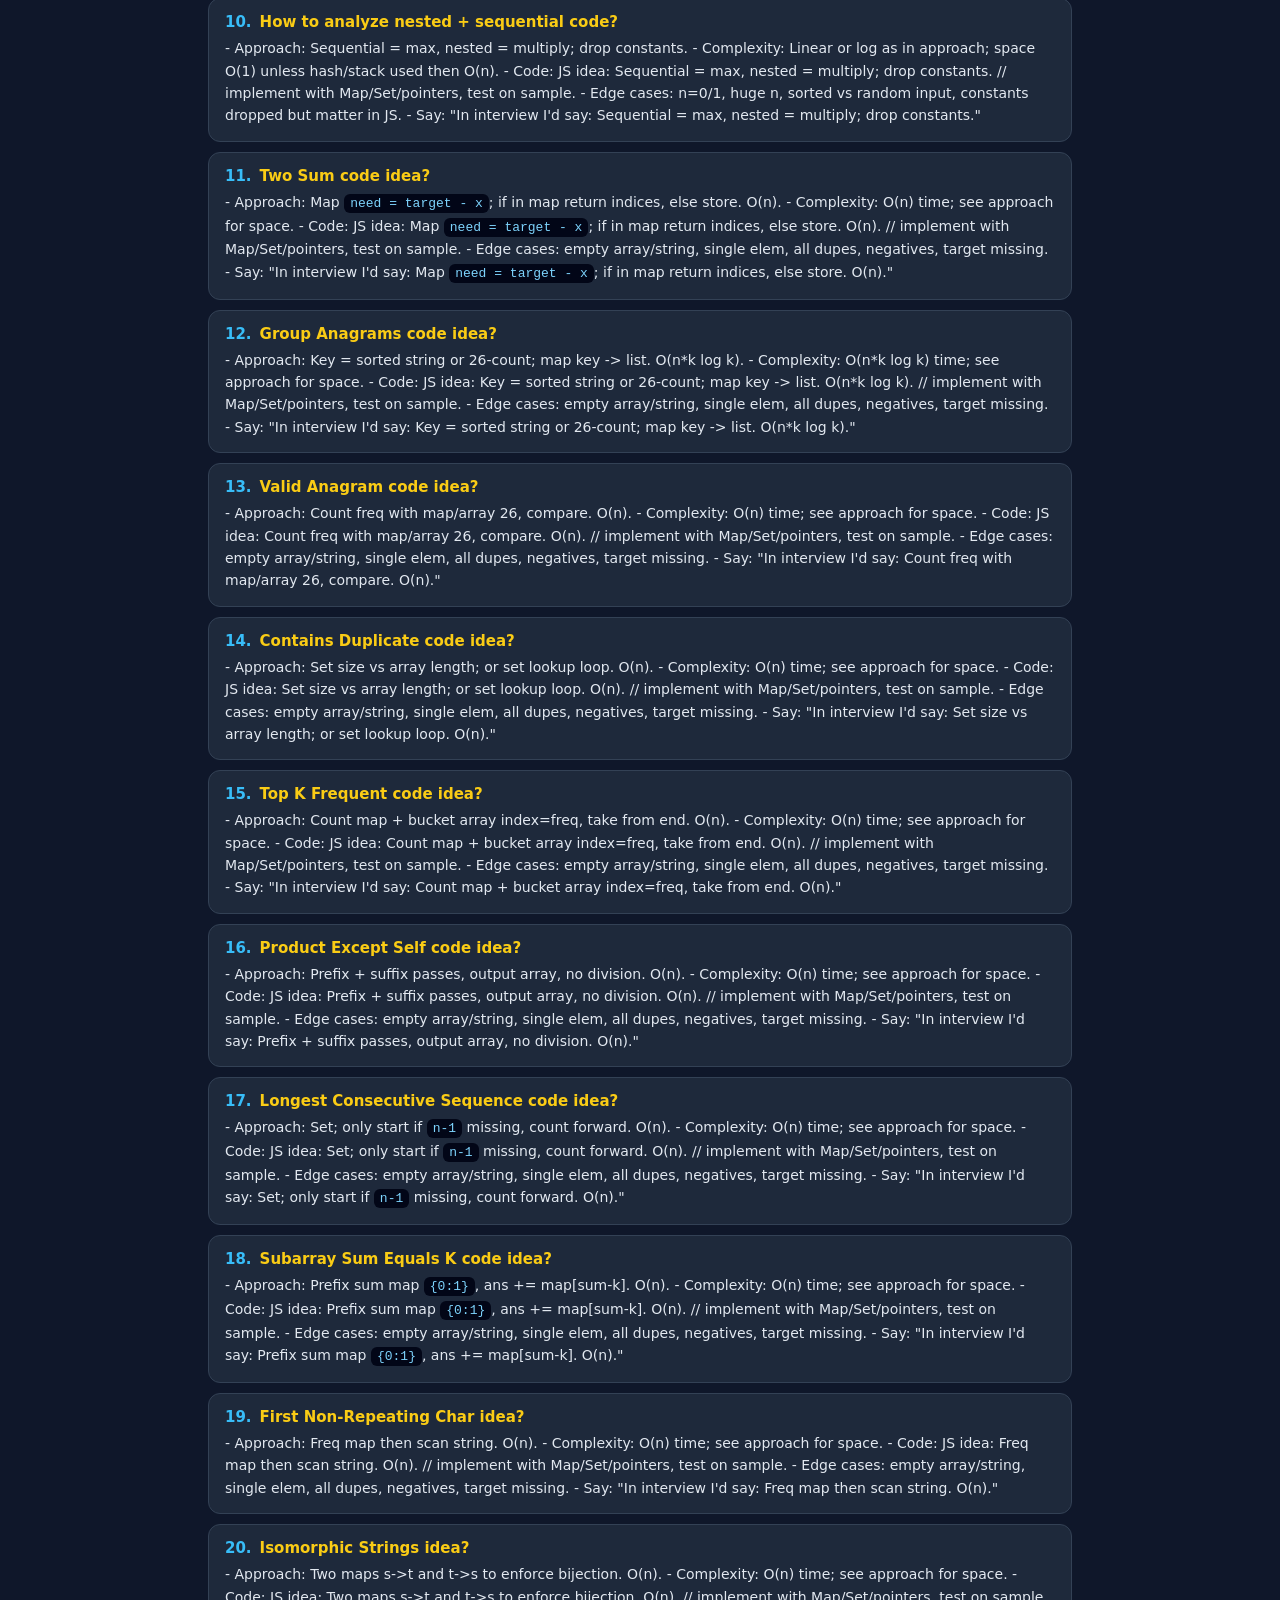
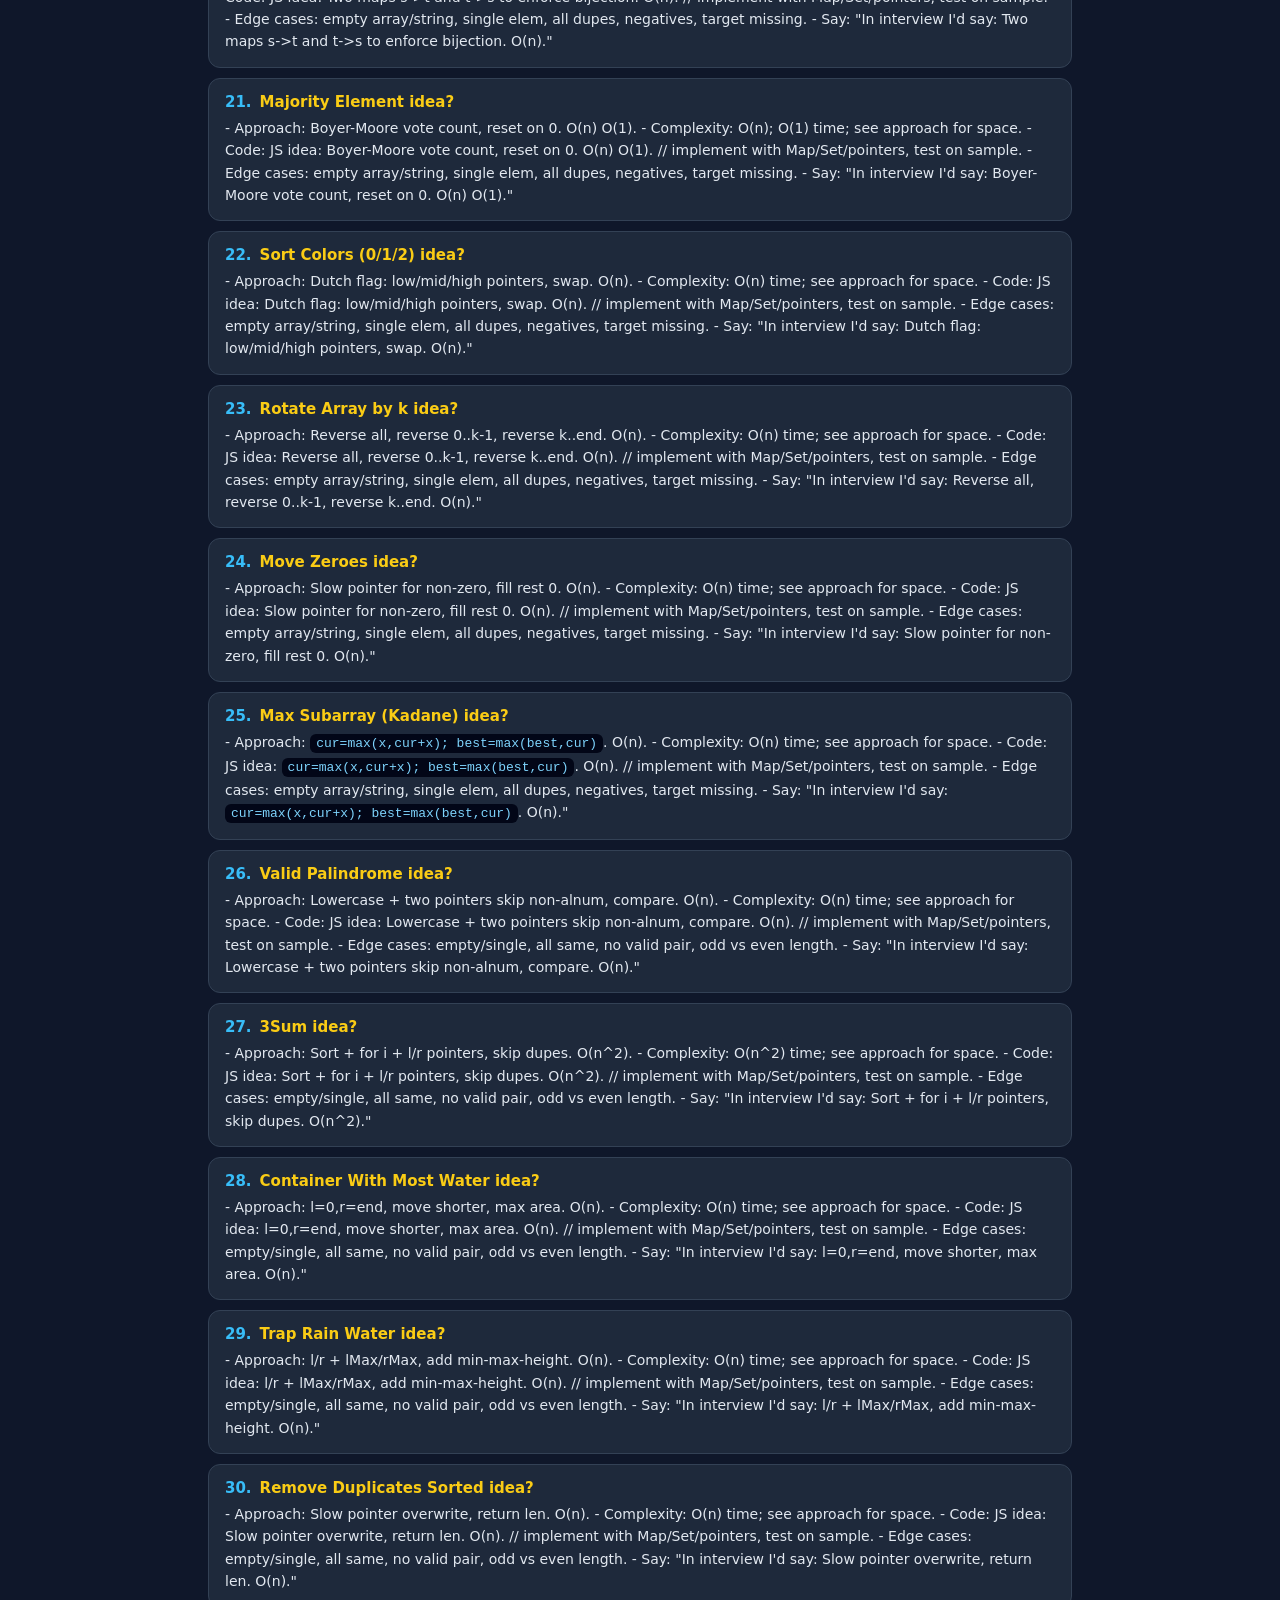
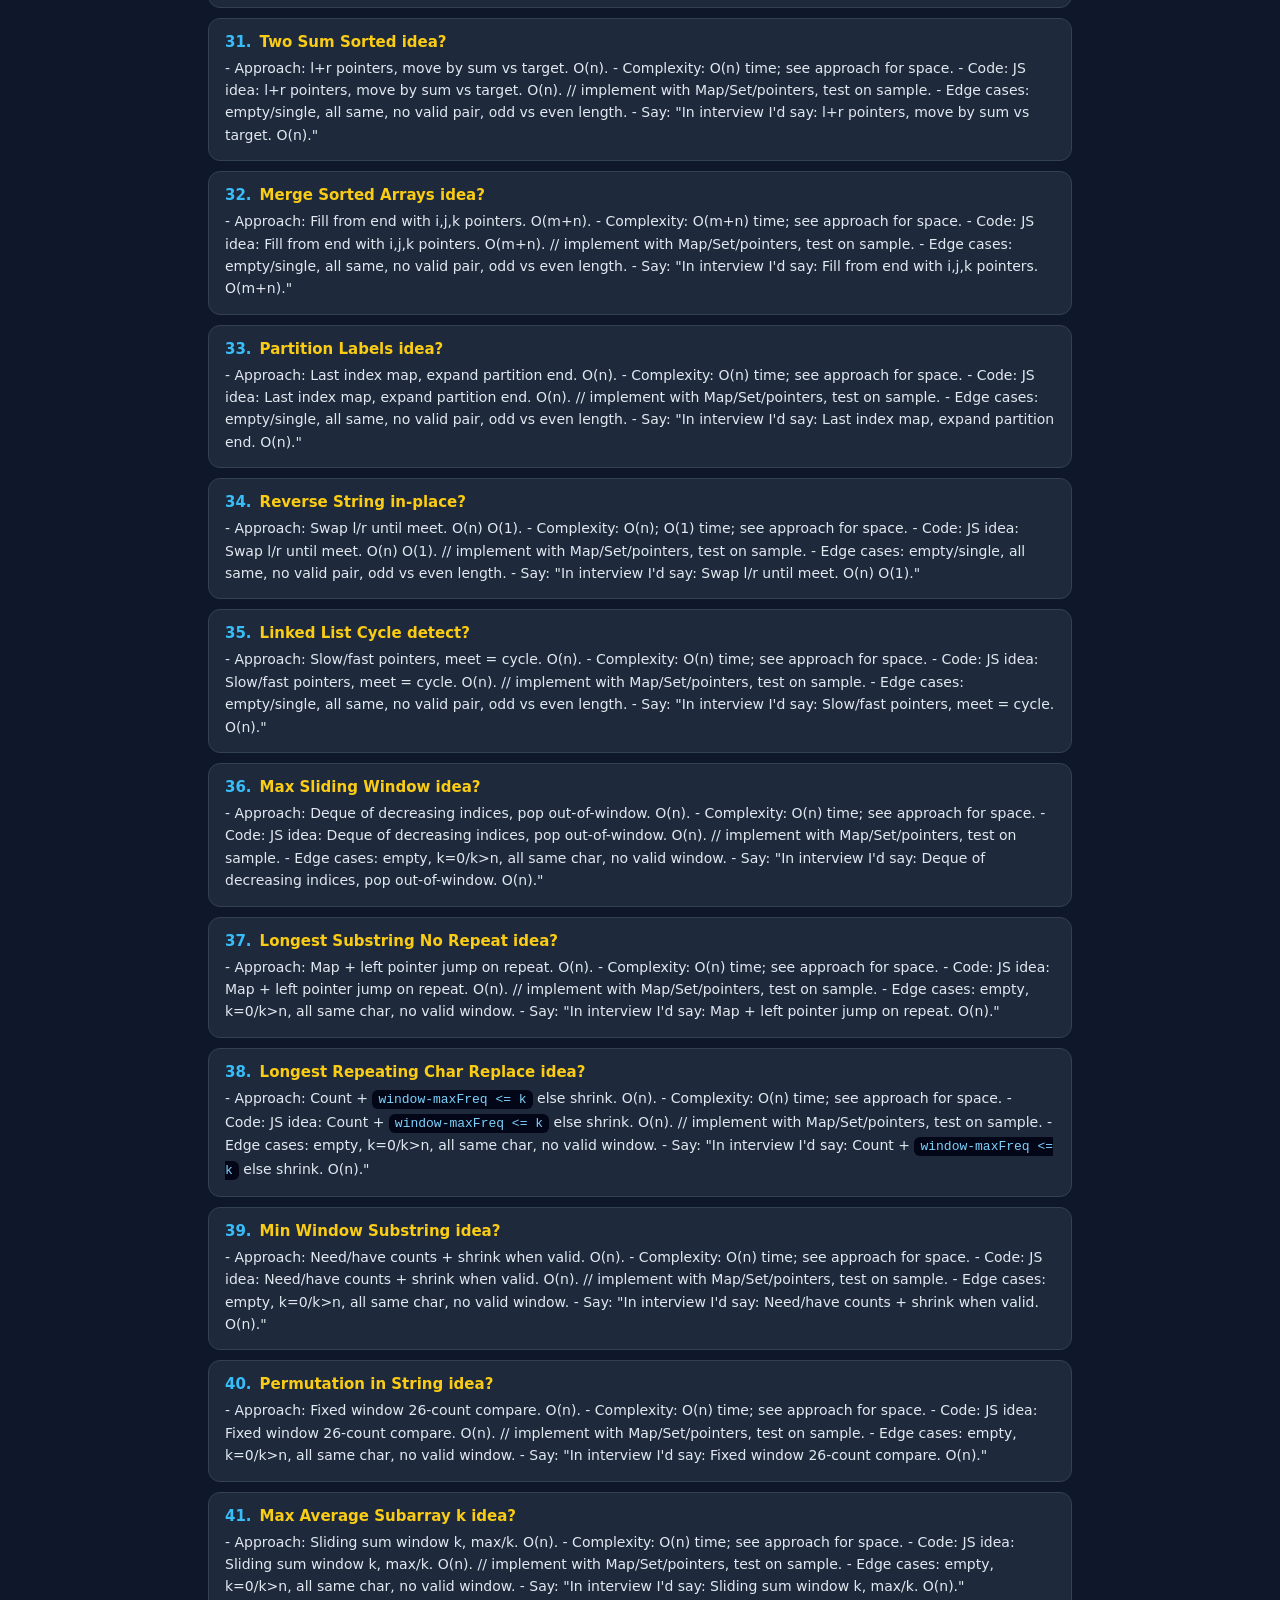
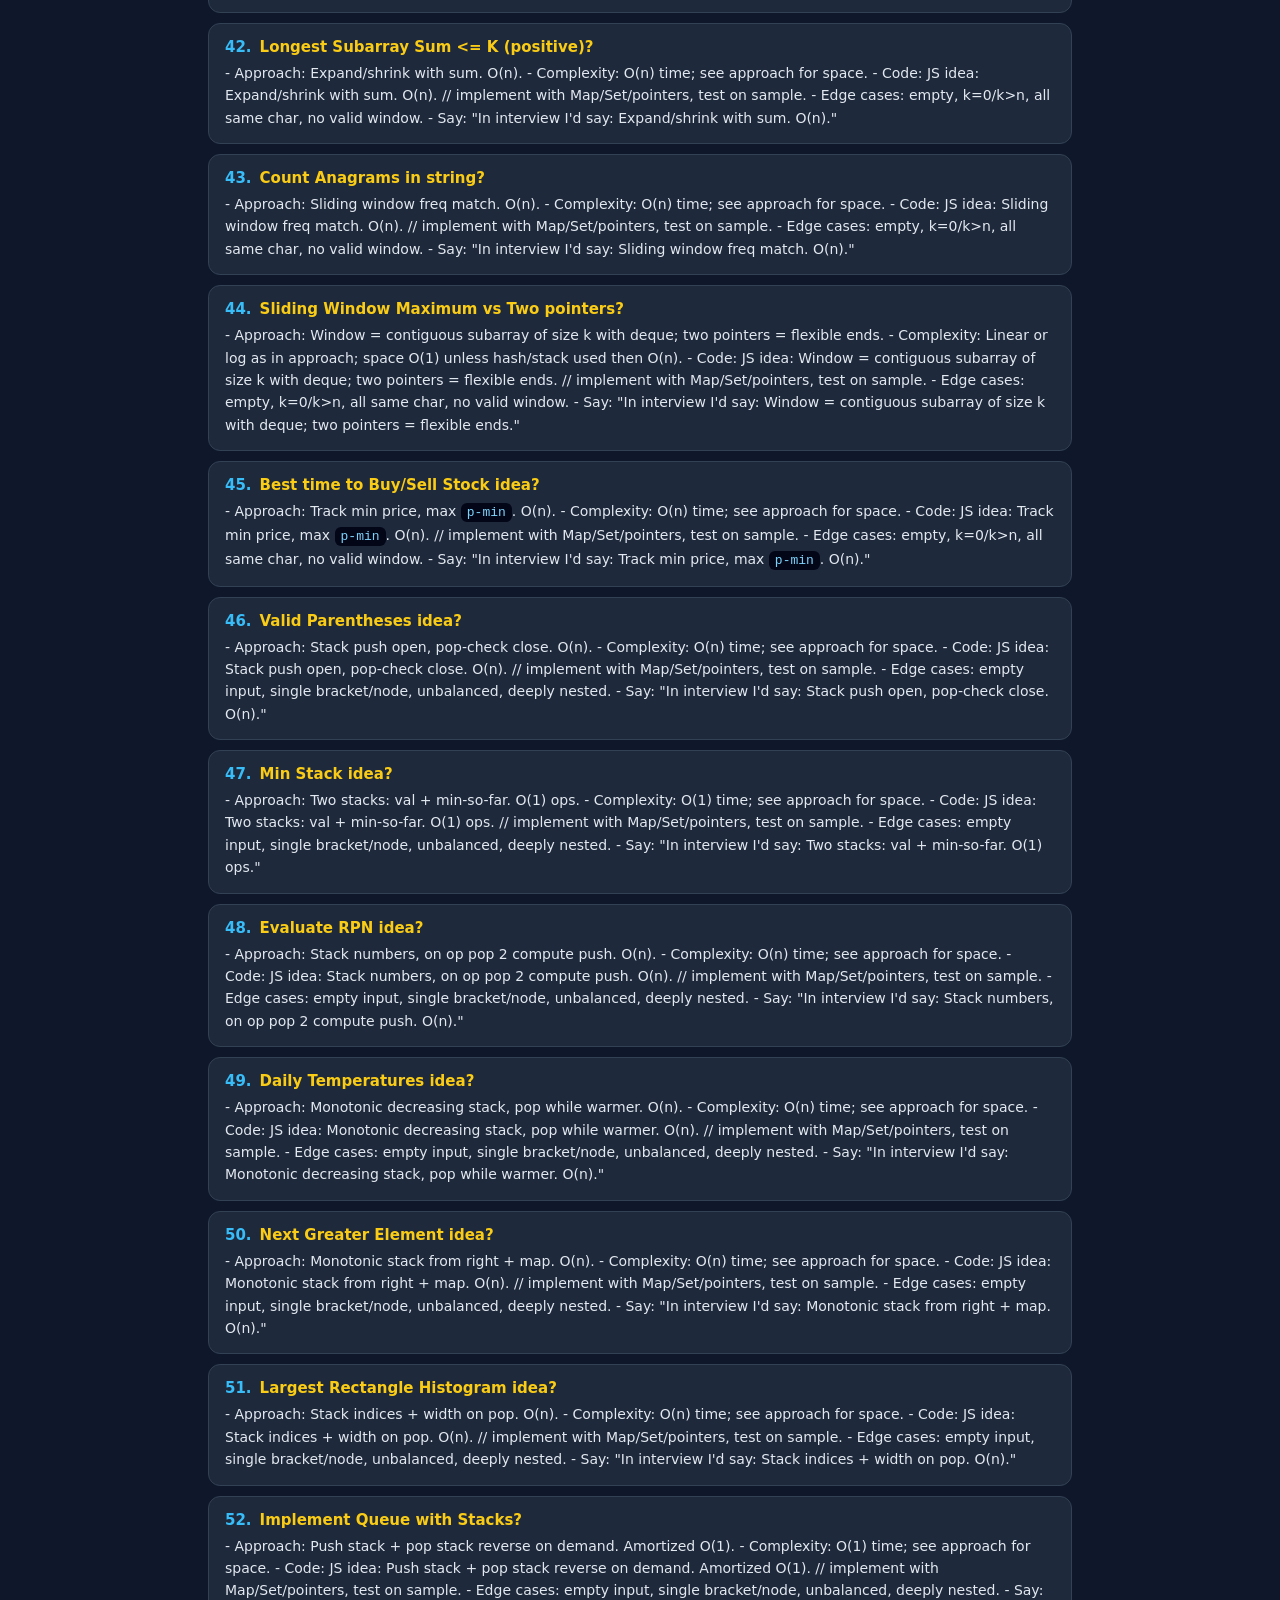
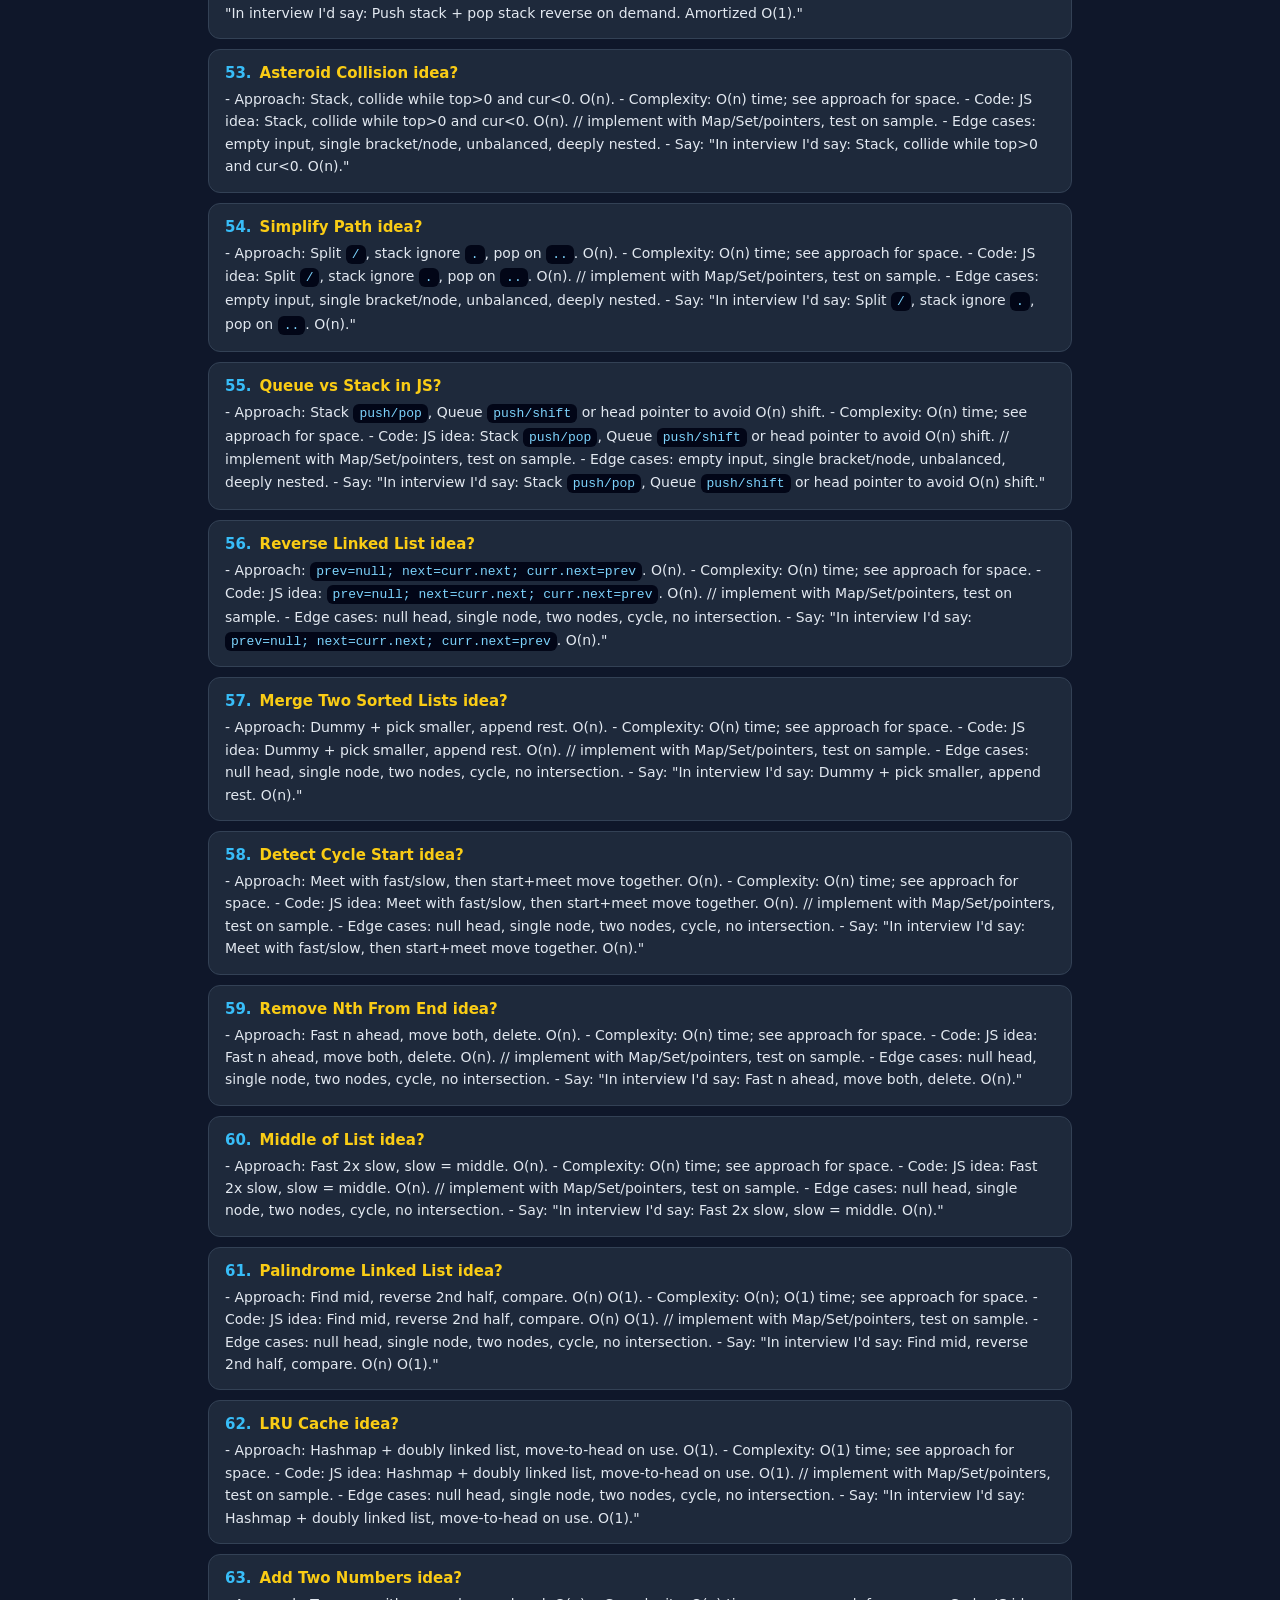
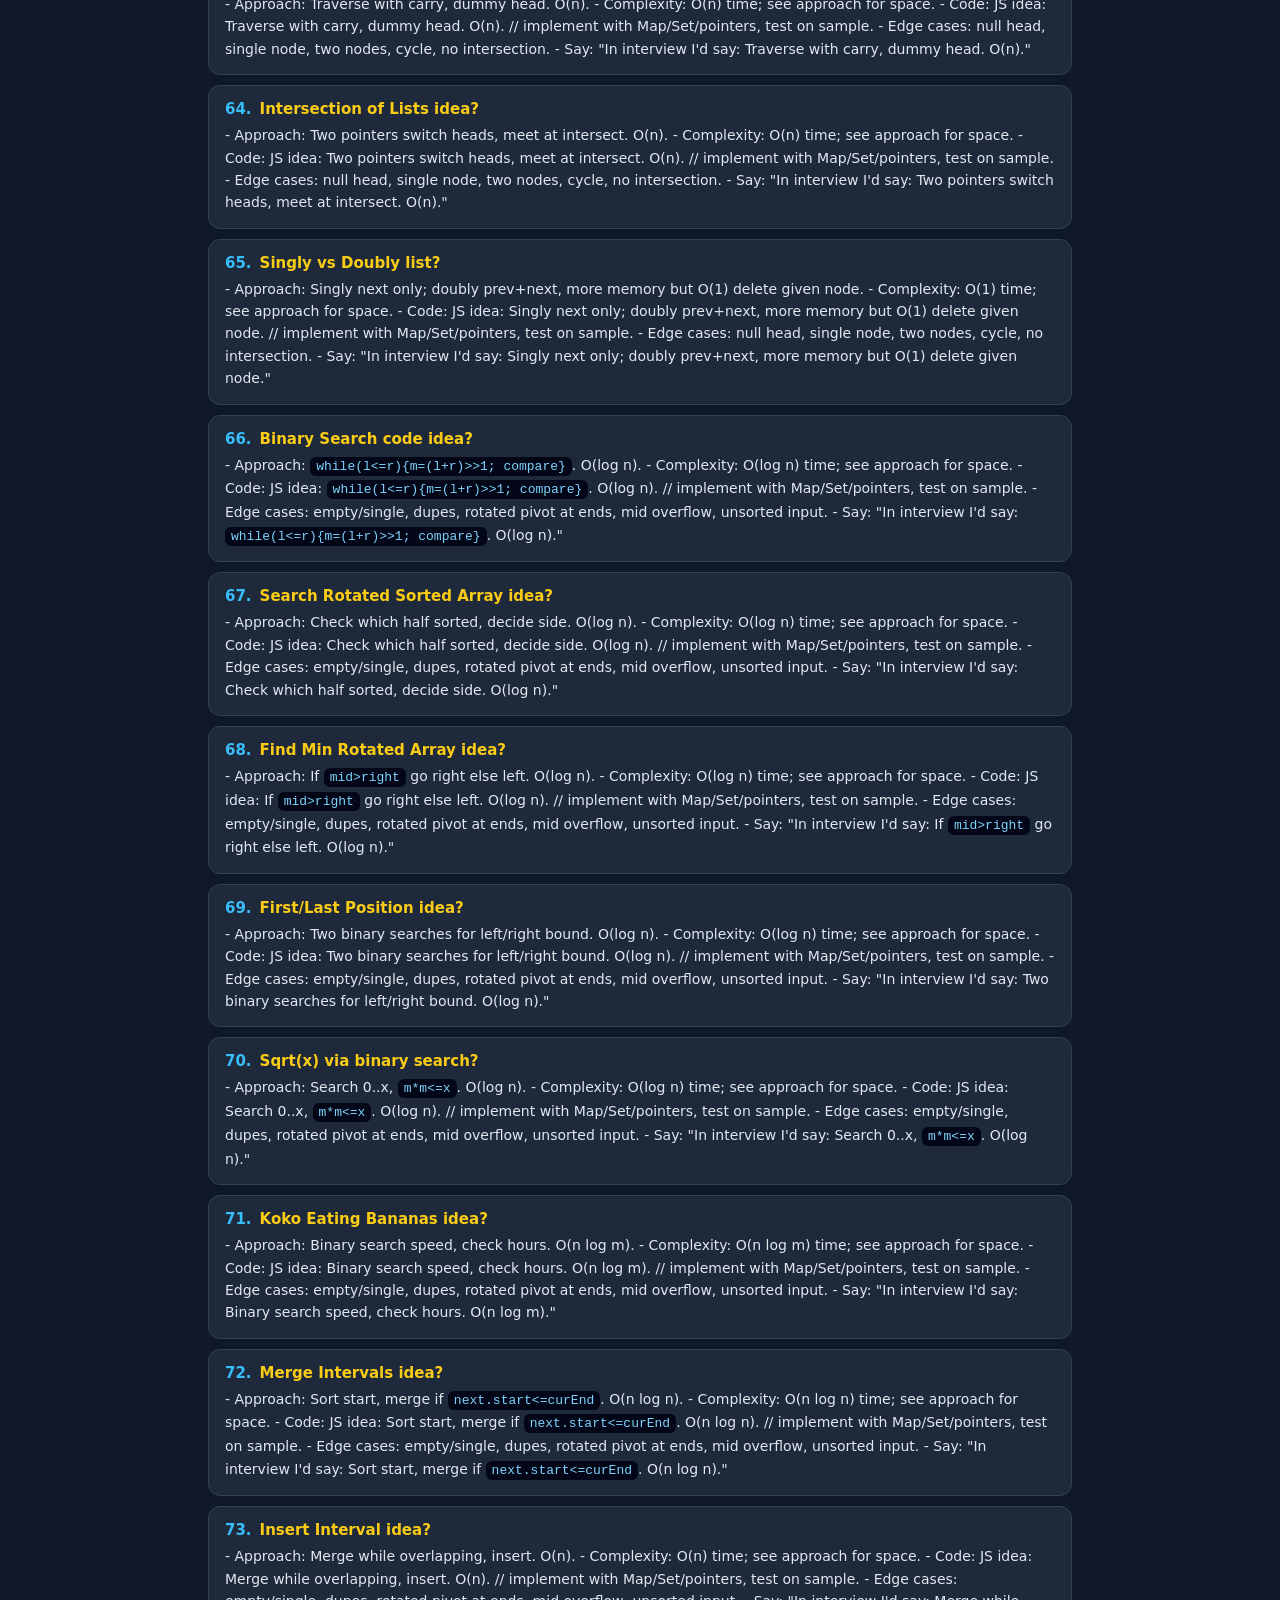
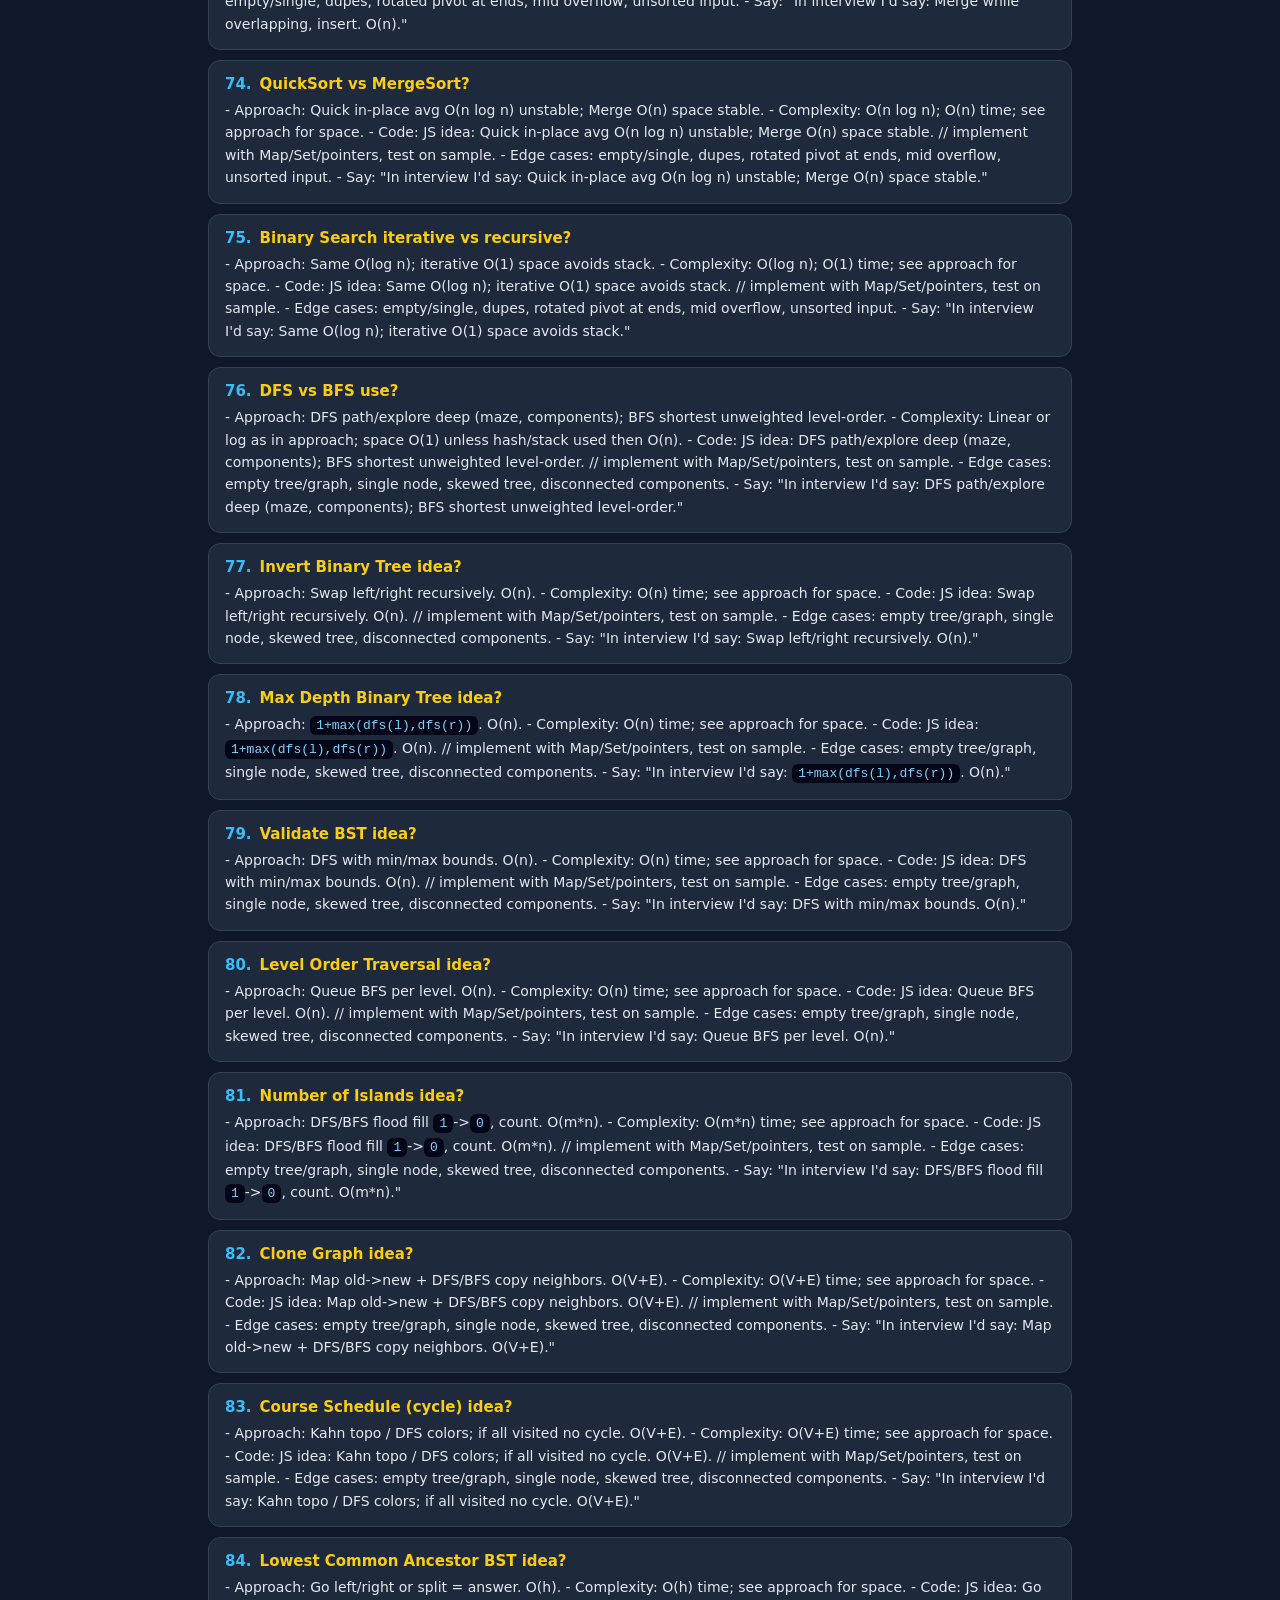
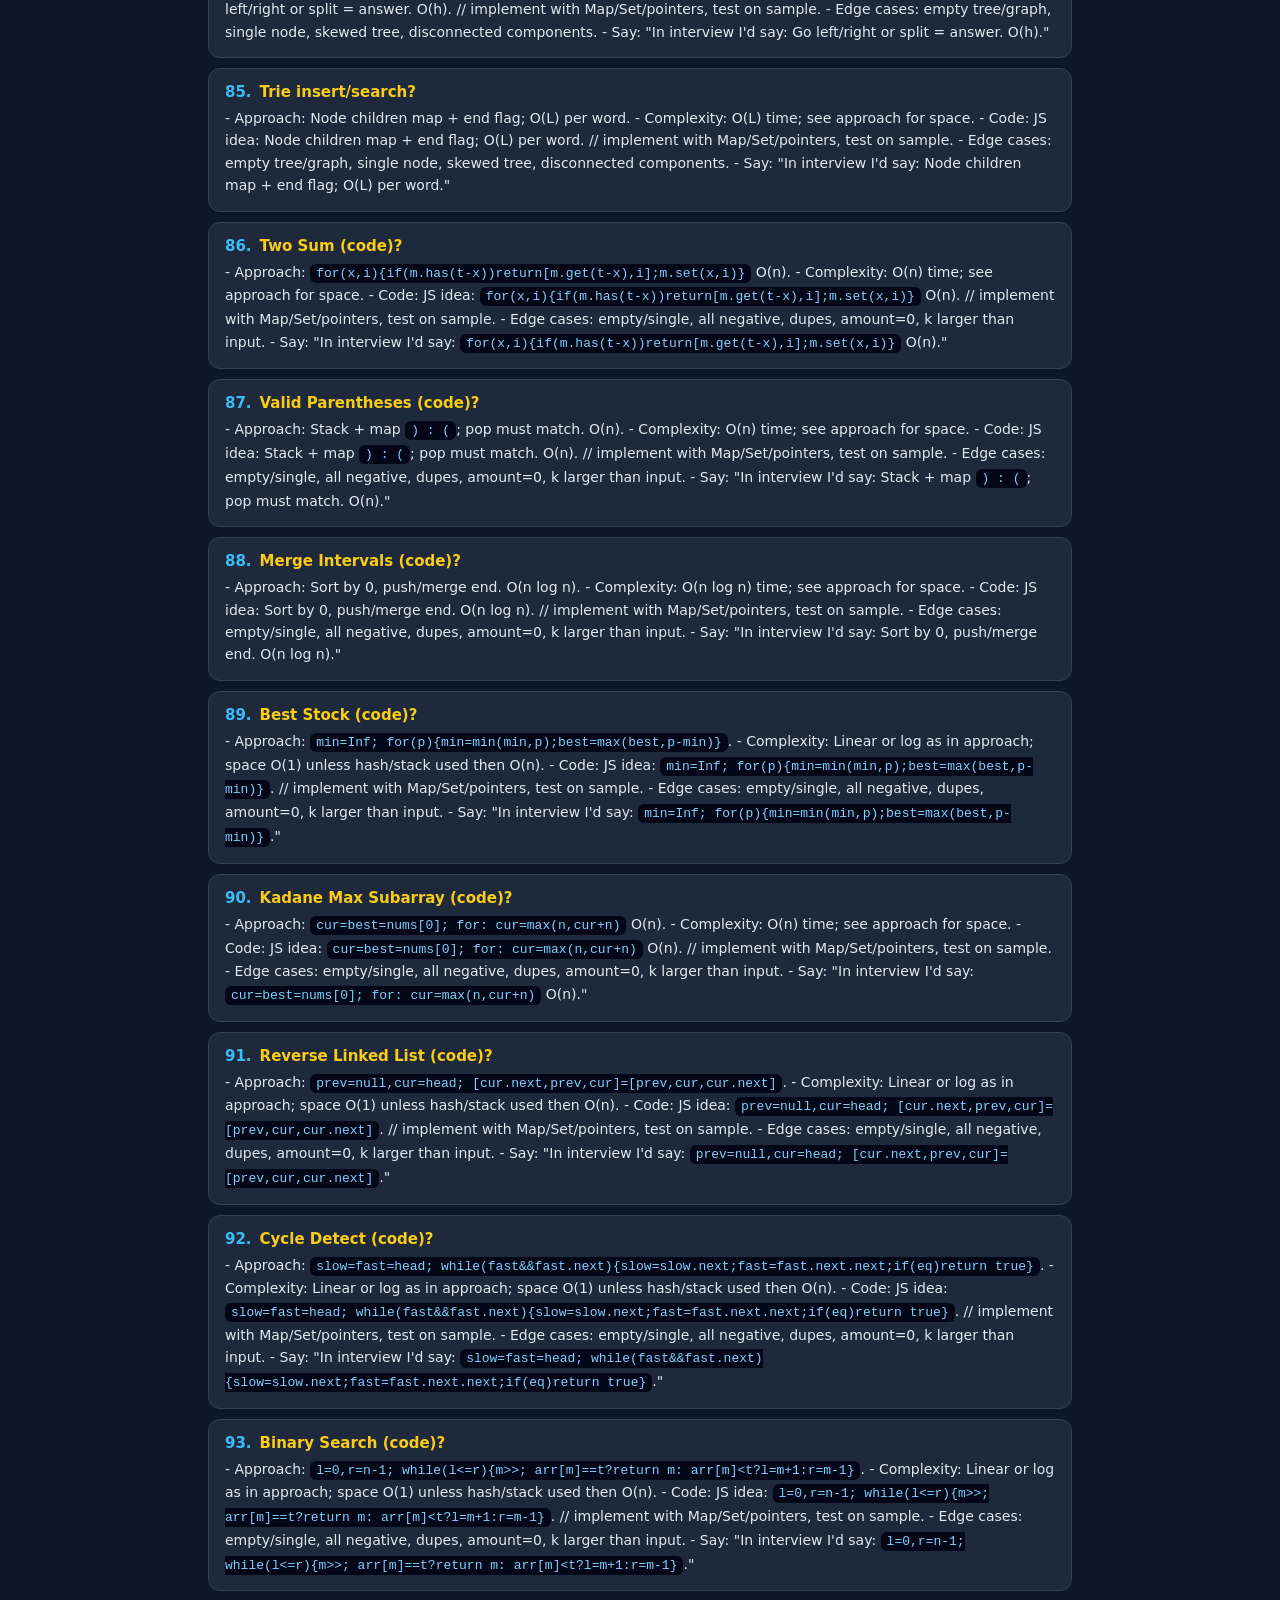
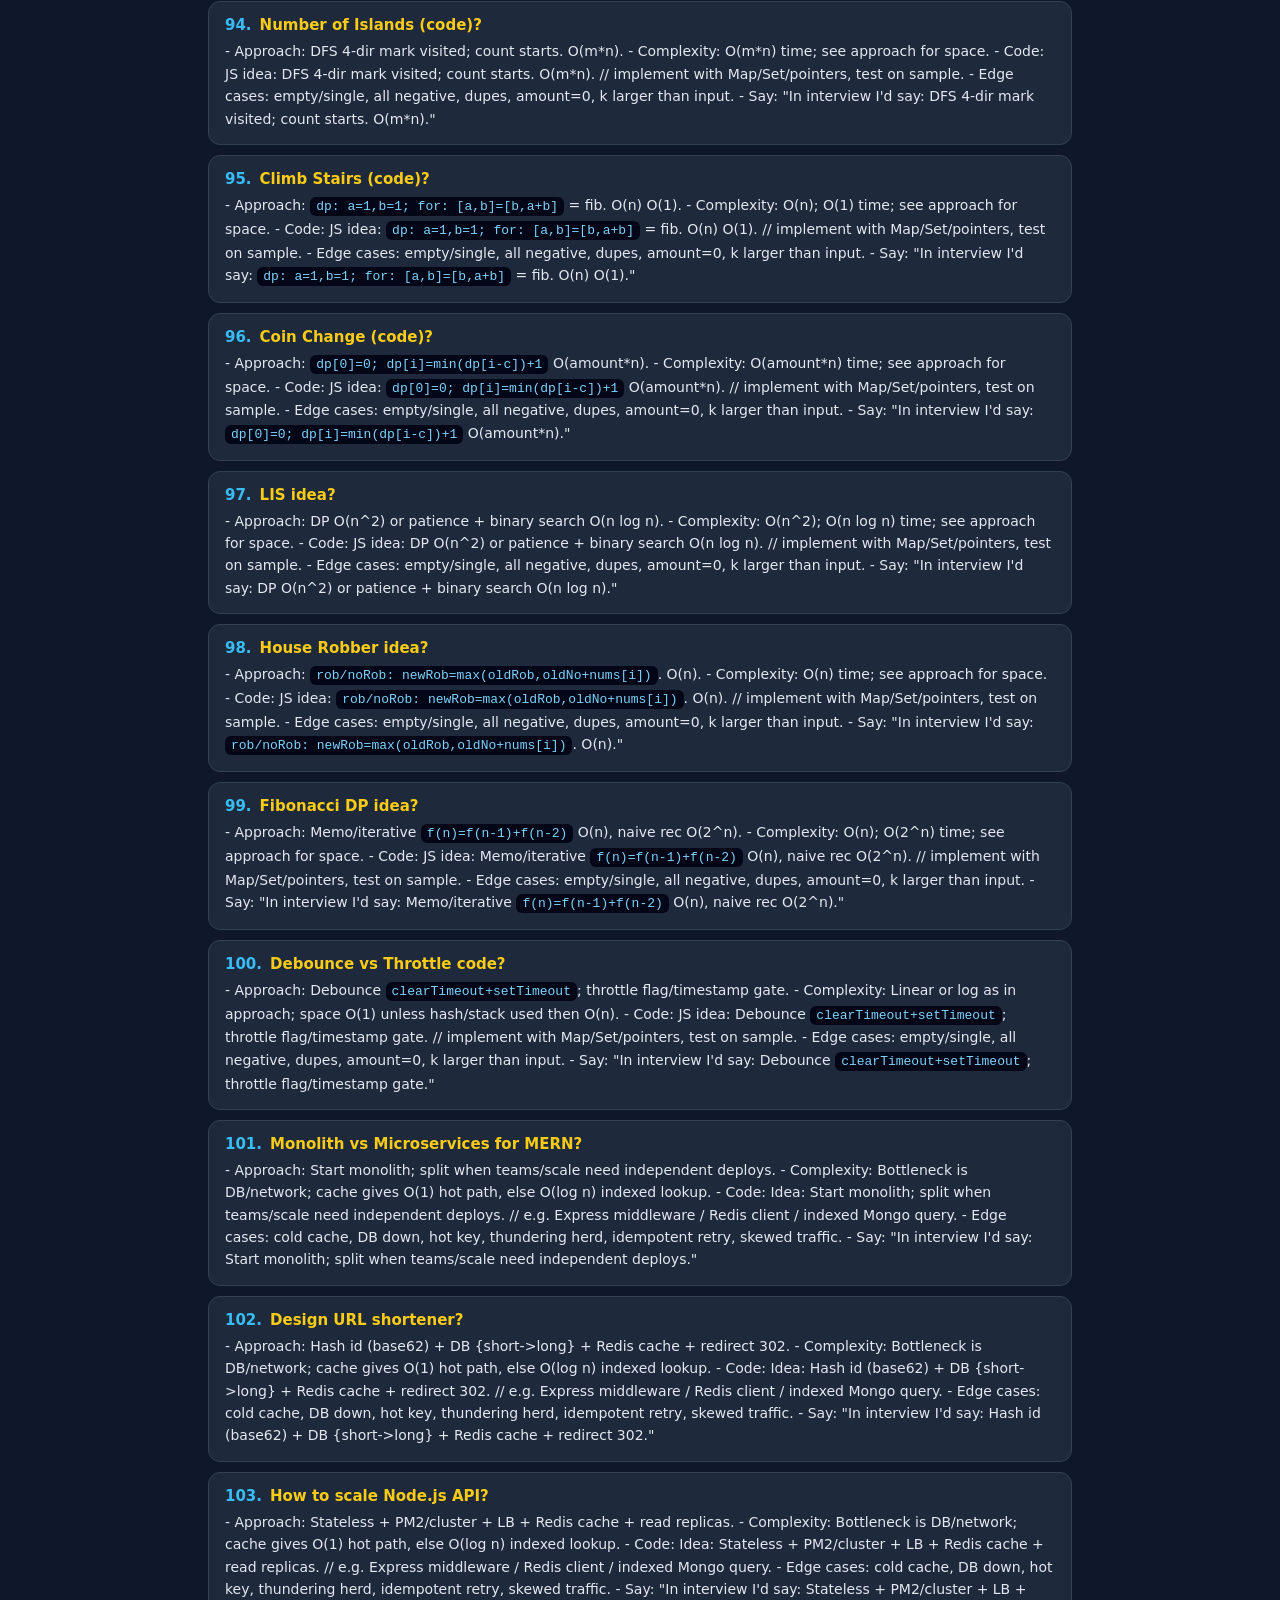
<file: mern-200/dsa-git/index.html>
<!DOCTYPE html><html lang="en"><head><meta charset="UTF-8"><meta name="viewport" content="width=device-width,initial-scale=1"><title>DSA + Git/HR - 200 Q&amp;A</title><link rel="stylesheet" href="../style.css"></head><body><header><a class="back" href="../index.html">← All subjects</a><h1>DSA + Git/HR - 200 Q&amp;A</h1><p>100 DSA + 50 design + 50 Git/HR • 200 questions</p><div class="search"><input id="q" placeholder="Search... e.g. closure, JWT, index" oninput="filter()"></div></header><main id="list"><div class="card"><h3><span class="n">1.</span>What is Big-O?</h3><p>- Approach: Upper bound of growth rate; describes worst-case time/space vs n. - Complexity: Linear or log as in approach; space O(1) unless hash/stack used then O(n). - Code: JS idea: Upper bound of growth rate; describes worst-case time/space vs n. // implement with Map/Set/pointers, test on sample. - Edge cases: n=0/1, huge n, sorted vs random input, constants dropped but matter in JS. - Say: &quot;In interview I&#x27;d say: Upper bound of growth rate; describes worst-case time/space vs n.&quot;</p></div>
<div class="card"><h3><span class="n">2.</span>O(1) vs O(n) vs O(log n) example?</h3><p>- Approach: <code>arr[0]</code> O(1), loop O(n), binary search O(log n). - Complexity: O(1); O(n); O(log n) time; see approach for space. - Code: JS idea: <code>arr[0]</code> O(1), loop O(n), binary search O(log n). // implement with Map/Set/pointers, test on sample. - Edge cases: n=0/1, huge n, sorted vs random input, constants dropped but matter in JS. - Say: &quot;In interview I&#x27;d say: <code>arr[0]</code> O(1), loop O(n), binary search O(log n).&quot;</p></div>
<div class="card"><h3><span class="n">3.</span>What is O(n^2)?</h3><p>- Approach: Nested loops over n, e.g., bubble sort / all pairs. - Complexity: Linear or log as in approach; space O(1) unless hash/stack used then O(n). - Code: JS idea: Nested loops over n, e.g., bubble sort / all pairs. // implement with Map/Set/pointers, test on sample. - Edge cases: n=0/1, huge n, sorted vs random input, constants dropped but matter in JS. - Say: &quot;In interview I&#x27;d say: Nested loops over n, e.g., bubble sort / all pairs.&quot;</p></div>
<div class="card"><h3><span class="n">4.</span>What is space complexity?</h3><p>- Approach: Extra memory used; e.g., hashmap O(n), in-place sort O(1). - Complexity: O(n); O(1) time; see approach for space. - Code: JS idea: Extra memory used; e.g., hashmap O(n), in-place sort O(1). // implement with Map/Set/pointers, test on sample. - Edge cases: n=0/1, huge n, sorted vs random input, constants dropped but matter in JS. - Say: &quot;In interview I&#x27;d say: Extra memory used; e.g., hashmap O(n), in-place sort O(1).&quot;</p></div>
<div class="card"><h3><span class="n">5.</span>Time of hashmap lookup?</h3><p>- Approach: Avg O(1), worst O(n) on collisions. - Complexity: O(1); O(n) time; see approach for space. - Code: JS idea: Avg O(1), worst O(n) on collisions. // implement with Map/Set/pointers, test on sample. - Edge cases: n=0/1, huge n, sorted vs random input, constants dropped but matter in JS. - Say: &quot;In interview I&#x27;d say: Avg O(1), worst O(n) on collisions.&quot;</p></div>
<div class="card"><h3><span class="n">6.</span>Time of binary search?</h3><p>- Approach: O(log n) time, O(1) space iterative. - Complexity: O(log n); O(1) time; see approach for space. - Code: JS idea: O(log n) time, O(1) space iterative. // implement with Map/Set/pointers, test on sample. - Edge cases: n=0/1, huge n, sorted vs random input, constants dropped but matter in JS. - Say: &quot;In interview I&#x27;d say: O(log n) time, O(1) space iterative.&quot;</p></div>
<div class="card"><h3><span class="n">7.</span>What is amortized O(1)?</h3><p>- Approach: Avg over ops, e.g., JS <code>push</code> / dynamic array resize doubles. - Complexity: Linear or log as in approach; space O(1) unless hash/stack used then O(n). - Code: JS idea: Avg over ops, e.g., JS <code>push</code> / dynamic array resize doubles. // implement with Map/Set/pointers, test on sample. - Edge cases: n=0/1, huge n, sorted vs random input, constants dropped but matter in JS. - Say: &quot;In interview I&#x27;d say: Avg over ops, e.g., JS <code>push</code> / dynamic array resize doubles.&quot;</p></div>
<div class="card"><h3><span class="n">8.</span>Best/Avg/Worst for quicksort?</h3><p>- Approach: Best/Avg O(n log n), worst O(n^2) bad pivot. - Complexity: O(n log n); O(n^2) time; see approach for space. - Code: JS idea: Best/Avg O(n log n), worst O(n^2) bad pivot. // implement with Map/Set/pointers, test on sample. - Edge cases: n=0/1, huge n, sorted vs random input, constants dropped but matter in JS. - Say: &quot;In interview I&#x27;d say: Best/Avg O(n log n), worst O(n^2) bad pivot.&quot;</p></div>
<div class="card"><h3><span class="n">9.</span>Compare sort complexities?</h3><p>- Approach: Merge O(n log n), Bubble/Insertion O(n^2), Counting O(n+k). - Complexity: O(n log n); O(n^2); O(n+k) time; see approach for space. - Code: JS idea: Merge O(n log n), Bubble/Insertion O(n^2), Counting O(n+k). // implement with Map/Set/pointers, test on sample. - Edge cases: n=0/1, huge n, sorted vs random input, constants dropped but matter in JS. - Say: &quot;In interview I&#x27;d say: Merge O(n log n), Bubble/Insertion O(n^2), Counting O(n+k).&quot;</p></div>
<div class="card"><h3><span class="n">10.</span>How to analyze nested + sequential code?</h3><p>- Approach: Sequential = max, nested = multiply; drop constants. - Complexity: Linear or log as in approach; space O(1) unless hash/stack used then O(n). - Code: JS idea: Sequential = max, nested = multiply; drop constants. // implement with Map/Set/pointers, test on sample. - Edge cases: n=0/1, huge n, sorted vs random input, constants dropped but matter in JS. - Say: &quot;In interview I&#x27;d say: Sequential = max, nested = multiply; drop constants.&quot;</p></div>
<div class="card"><h3><span class="n">11.</span>Two Sum code idea?</h3><p>- Approach: Map <code>need = target - x</code>; if in map return indices, else store. O(n). - Complexity: O(n) time; see approach for space. - Code: JS idea: Map <code>need = target - x</code>; if in map return indices, else store. O(n). // implement with Map/Set/pointers, test on sample. - Edge cases: empty array/string, single elem, all dupes, negatives, target missing. - Say: &quot;In interview I&#x27;d say: Map <code>need = target - x</code>; if in map return indices, else store. O(n).&quot;</p></div>
<div class="card"><h3><span class="n">12.</span>Group Anagrams code idea?</h3><p>- Approach: Key = sorted string or 26-count; map key -&gt; list. O(n*k log k). - Complexity: O(n*k log k) time; see approach for space. - Code: JS idea: Key = sorted string or 26-count; map key -&gt; list. O(n*k log k). // implement with Map/Set/pointers, test on sample. - Edge cases: empty array/string, single elem, all dupes, negatives, target missing. - Say: &quot;In interview I&#x27;d say: Key = sorted string or 26-count; map key -&gt; list. O(n*k log k).&quot;</p></div>
<div class="card"><h3><span class="n">13.</span>Valid Anagram code idea?</h3><p>- Approach: Count freq with map/array 26, compare. O(n). - Complexity: O(n) time; see approach for space. - Code: JS idea: Count freq with map/array 26, compare. O(n). // implement with Map/Set/pointers, test on sample. - Edge cases: empty array/string, single elem, all dupes, negatives, target missing. - Say: &quot;In interview I&#x27;d say: Count freq with map/array 26, compare. O(n).&quot;</p></div>
<div class="card"><h3><span class="n">14.</span>Contains Duplicate code idea?</h3><p>- Approach: Set size vs array length; or set lookup loop. O(n). - Complexity: O(n) time; see approach for space. - Code: JS idea: Set size vs array length; or set lookup loop. O(n). // implement with Map/Set/pointers, test on sample. - Edge cases: empty array/string, single elem, all dupes, negatives, target missing. - Say: &quot;In interview I&#x27;d say: Set size vs array length; or set lookup loop. O(n).&quot;</p></div>
<div class="card"><h3><span class="n">15.</span>Top K Frequent code idea?</h3><p>- Approach: Count map + bucket array index=freq, take from end. O(n). - Complexity: O(n) time; see approach for space. - Code: JS idea: Count map + bucket array index=freq, take from end. O(n). // implement with Map/Set/pointers, test on sample. - Edge cases: empty array/string, single elem, all dupes, negatives, target missing. - Say: &quot;In interview I&#x27;d say: Count map + bucket array index=freq, take from end. O(n).&quot;</p></div>
<div class="card"><h3><span class="n">16.</span>Product Except Self code idea?</h3><p>- Approach: Prefix + suffix passes, output array, no division. O(n). - Complexity: O(n) time; see approach for space. - Code: JS idea: Prefix + suffix passes, output array, no division. O(n). // implement with Map/Set/pointers, test on sample. - Edge cases: empty array/string, single elem, all dupes, negatives, target missing. - Say: &quot;In interview I&#x27;d say: Prefix + suffix passes, output array, no division. O(n).&quot;</p></div>
<div class="card"><h3><span class="n">17.</span>Longest Consecutive Sequence code idea?</h3><p>- Approach: Set; only start if <code>n-1</code> missing, count forward. O(n). - Complexity: O(n) time; see approach for space. - Code: JS idea: Set; only start if <code>n-1</code> missing, count forward. O(n). // implement with Map/Set/pointers, test on sample. - Edge cases: empty array/string, single elem, all dupes, negatives, target missing. - Say: &quot;In interview I&#x27;d say: Set; only start if <code>n-1</code> missing, count forward. O(n).&quot;</p></div>
<div class="card"><h3><span class="n">18.</span>Subarray Sum Equals K code idea?</h3><p>- Approach: Prefix sum map <code>{0:1}</code>, ans += map[sum-k]. O(n). - Complexity: O(n) time; see approach for space. - Code: JS idea: Prefix sum map <code>{0:1}</code>, ans += map[sum-k]. O(n). // implement with Map/Set/pointers, test on sample. - Edge cases: empty array/string, single elem, all dupes, negatives, target missing. - Say: &quot;In interview I&#x27;d say: Prefix sum map <code>{0:1}</code>, ans += map[sum-k]. O(n).&quot;</p></div>
<div class="card"><h3><span class="n">19.</span>First Non-Repeating Char idea?</h3><p>- Approach: Freq map then scan string. O(n). - Complexity: O(n) time; see approach for space. - Code: JS idea: Freq map then scan string. O(n). // implement with Map/Set/pointers, test on sample. - Edge cases: empty array/string, single elem, all dupes, negatives, target missing. - Say: &quot;In interview I&#x27;d say: Freq map then scan string. O(n).&quot;</p></div>
<div class="card"><h3><span class="n">20.</span>Isomorphic Strings idea?</h3><p>- Approach: Two maps s-&gt;t and t-&gt;s to enforce bijection. O(n). - Complexity: O(n) time; see approach for space. - Code: JS idea: Two maps s-&gt;t and t-&gt;s to enforce bijection. O(n). // implement with Map/Set/pointers, test on sample. - Edge cases: empty array/string, single elem, all dupes, negatives, target missing. - Say: &quot;In interview I&#x27;d say: Two maps s-&gt;t and t-&gt;s to enforce bijection. O(n).&quot;</p></div>
<div class="card"><h3><span class="n">21.</span>Majority Element idea?</h3><p>- Approach: Boyer-Moore vote count, reset on 0. O(n) O(1). - Complexity: O(n); O(1) time; see approach for space. - Code: JS idea: Boyer-Moore vote count, reset on 0. O(n) O(1). // implement with Map/Set/pointers, test on sample. - Edge cases: empty array/string, single elem, all dupes, negatives, target missing. - Say: &quot;In interview I&#x27;d say: Boyer-Moore vote count, reset on 0. O(n) O(1).&quot;</p></div>
<div class="card"><h3><span class="n">22.</span>Sort Colors (0/1/2) idea?</h3><p>- Approach: Dutch flag: low/mid/high pointers, swap. O(n). - Complexity: O(n) time; see approach for space. - Code: JS idea: Dutch flag: low/mid/high pointers, swap. O(n). // implement with Map/Set/pointers, test on sample. - Edge cases: empty array/string, single elem, all dupes, negatives, target missing. - Say: &quot;In interview I&#x27;d say: Dutch flag: low/mid/high pointers, swap. O(n).&quot;</p></div>
<div class="card"><h3><span class="n">23.</span>Rotate Array by k idea?</h3><p>- Approach: Reverse all, reverse 0..k-1, reverse k..end. O(n). - Complexity: O(n) time; see approach for space. - Code: JS idea: Reverse all, reverse 0..k-1, reverse k..end. O(n). // implement with Map/Set/pointers, test on sample. - Edge cases: empty array/string, single elem, all dupes, negatives, target missing. - Say: &quot;In interview I&#x27;d say: Reverse all, reverse 0..k-1, reverse k..end. O(n).&quot;</p></div>
<div class="card"><h3><span class="n">24.</span>Move Zeroes idea?</h3><p>- Approach: Slow pointer for non-zero, fill rest 0. O(n). - Complexity: O(n) time; see approach for space. - Code: JS idea: Slow pointer for non-zero, fill rest 0. O(n). // implement with Map/Set/pointers, test on sample. - Edge cases: empty array/string, single elem, all dupes, negatives, target missing. - Say: &quot;In interview I&#x27;d say: Slow pointer for non-zero, fill rest 0. O(n).&quot;</p></div>
<div class="card"><h3><span class="n">25.</span>Max Subarray (Kadane) idea?</h3><p>- Approach: <code>cur=max(x,cur+x); best=max(best,cur)</code>. O(n). - Complexity: O(n) time; see approach for space. - Code: JS idea: <code>cur=max(x,cur+x); best=max(best,cur)</code>. O(n). // implement with Map/Set/pointers, test on sample. - Edge cases: empty array/string, single elem, all dupes, negatives, target missing. - Say: &quot;In interview I&#x27;d say: <code>cur=max(x,cur+x); best=max(best,cur)</code>. O(n).&quot;</p></div>
<div class="card"><h3><span class="n">26.</span>Valid Palindrome idea?</h3><p>- Approach: Lowercase + two pointers skip non-alnum, compare. O(n). - Complexity: O(n) time; see approach for space. - Code: JS idea: Lowercase + two pointers skip non-alnum, compare. O(n). // implement with Map/Set/pointers, test on sample. - Edge cases: empty/single, all same, no valid pair, odd vs even length. - Say: &quot;In interview I&#x27;d say: Lowercase + two pointers skip non-alnum, compare. O(n).&quot;</p></div>
<div class="card"><h3><span class="n">27.</span>3Sum idea?</h3><p>- Approach: Sort + for i + l/r pointers, skip dupes. O(n^2). - Complexity: O(n^2) time; see approach for space. - Code: JS idea: Sort + for i + l/r pointers, skip dupes. O(n^2). // implement with Map/Set/pointers, test on sample. - Edge cases: empty/single, all same, no valid pair, odd vs even length. - Say: &quot;In interview I&#x27;d say: Sort + for i + l/r pointers, skip dupes. O(n^2).&quot;</p></div>
<div class="card"><h3><span class="n">28.</span>Container With Most Water idea?</h3><p>- Approach: l=0,r=end, move shorter, max area. O(n). - Complexity: O(n) time; see approach for space. - Code: JS idea: l=0,r=end, move shorter, max area. O(n). // implement with Map/Set/pointers, test on sample. - Edge cases: empty/single, all same, no valid pair, odd vs even length. - Say: &quot;In interview I&#x27;d say: l=0,r=end, move shorter, max area. O(n).&quot;</p></div>
<div class="card"><h3><span class="n">29.</span>Trap Rain Water idea?</h3><p>- Approach: l/r + lMax/rMax, add min-max-height. O(n). - Complexity: O(n) time; see approach for space. - Code: JS idea: l/r + lMax/rMax, add min-max-height. O(n). // implement with Map/Set/pointers, test on sample. - Edge cases: empty/single, all same, no valid pair, odd vs even length. - Say: &quot;In interview I&#x27;d say: l/r + lMax/rMax, add min-max-height. O(n).&quot;</p></div>
<div class="card"><h3><span class="n">30.</span>Remove Duplicates Sorted idea?</h3><p>- Approach: Slow pointer overwrite, return len. O(n). - Complexity: O(n) time; see approach for space. - Code: JS idea: Slow pointer overwrite, return len. O(n). // implement with Map/Set/pointers, test on sample. - Edge cases: empty/single, all same, no valid pair, odd vs even length. - Say: &quot;In interview I&#x27;d say: Slow pointer overwrite, return len. O(n).&quot;</p></div>
<div class="card"><h3><span class="n">31.</span>Two Sum Sorted idea?</h3><p>- Approach: l+r pointers, move by sum vs target. O(n). - Complexity: O(n) time; see approach for space. - Code: JS idea: l+r pointers, move by sum vs target. O(n). // implement with Map/Set/pointers, test on sample. - Edge cases: empty/single, all same, no valid pair, odd vs even length. - Say: &quot;In interview I&#x27;d say: l+r pointers, move by sum vs target. O(n).&quot;</p></div>
<div class="card"><h3><span class="n">32.</span>Merge Sorted Arrays idea?</h3><p>- Approach: Fill from end with i,j,k pointers. O(m+n). - Complexity: O(m+n) time; see approach for space. - Code: JS idea: Fill from end with i,j,k pointers. O(m+n). // implement with Map/Set/pointers, test on sample. - Edge cases: empty/single, all same, no valid pair, odd vs even length. - Say: &quot;In interview I&#x27;d say: Fill from end with i,j,k pointers. O(m+n).&quot;</p></div>
<div class="card"><h3><span class="n">33.</span>Partition Labels idea?</h3><p>- Approach: Last index map, expand partition end. O(n). - Complexity: O(n) time; see approach for space. - Code: JS idea: Last index map, expand partition end. O(n). // implement with Map/Set/pointers, test on sample. - Edge cases: empty/single, all same, no valid pair, odd vs even length. - Say: &quot;In interview I&#x27;d say: Last index map, expand partition end. O(n).&quot;</p></div>
<div class="card"><h3><span class="n">34.</span>Reverse String in-place?</h3><p>- Approach: Swap l/r until meet. O(n) O(1). - Complexity: O(n); O(1) time; see approach for space. - Code: JS idea: Swap l/r until meet. O(n) O(1). // implement with Map/Set/pointers, test on sample. - Edge cases: empty/single, all same, no valid pair, odd vs even length. - Say: &quot;In interview I&#x27;d say: Swap l/r until meet. O(n) O(1).&quot;</p></div>
<div class="card"><h3><span class="n">35.</span>Linked List Cycle detect?</h3><p>- Approach: Slow/fast pointers, meet = cycle. O(n). - Complexity: O(n) time; see approach for space. - Code: JS idea: Slow/fast pointers, meet = cycle. O(n). // implement with Map/Set/pointers, test on sample. - Edge cases: empty/single, all same, no valid pair, odd vs even length. - Say: &quot;In interview I&#x27;d say: Slow/fast pointers, meet = cycle. O(n).&quot;</p></div>
<div class="card"><h3><span class="n">36.</span>Max Sliding Window idea?</h3><p>- Approach: Deque of decreasing indices, pop out-of-window. O(n). - Complexity: O(n) time; see approach for space. - Code: JS idea: Deque of decreasing indices, pop out-of-window. O(n). // implement with Map/Set/pointers, test on sample. - Edge cases: empty, k=0/k&gt;n, all same char, no valid window. - Say: &quot;In interview I&#x27;d say: Deque of decreasing indices, pop out-of-window. O(n).&quot;</p></div>
<div class="card"><h3><span class="n">37.</span>Longest Substring No Repeat idea?</h3><p>- Approach: Map + left pointer jump on repeat. O(n). - Complexity: O(n) time; see approach for space. - Code: JS idea: Map + left pointer jump on repeat. O(n). // implement with Map/Set/pointers, test on sample. - Edge cases: empty, k=0/k&gt;n, all same char, no valid window. - Say: &quot;In interview I&#x27;d say: Map + left pointer jump on repeat. O(n).&quot;</p></div>
<div class="card"><h3><span class="n">38.</span>Longest Repeating Char Replace idea?</h3><p>- Approach: Count + <code>window-maxFreq &lt;= k</code> else shrink. O(n). - Complexity: O(n) time; see approach for space. - Code: JS idea: Count + <code>window-maxFreq &lt;= k</code> else shrink. O(n). // implement with Map/Set/pointers, test on sample. - Edge cases: empty, k=0/k&gt;n, all same char, no valid window. - Say: &quot;In interview I&#x27;d say: Count + <code>window-maxFreq &lt;= k</code> else shrink. O(n).&quot;</p></div>
<div class="card"><h3><span class="n">39.</span>Min Window Substring idea?</h3><p>- Approach: Need/have counts + shrink when valid. O(n). - Complexity: O(n) time; see approach for space. - Code: JS idea: Need/have counts + shrink when valid. O(n). // implement with Map/Set/pointers, test on sample. - Edge cases: empty, k=0/k&gt;n, all same char, no valid window. - Say: &quot;In interview I&#x27;d say: Need/have counts + shrink when valid. O(n).&quot;</p></div>
<div class="card"><h3><span class="n">40.</span>Permutation in String idea?</h3><p>- Approach: Fixed window 26-count compare. O(n). - Complexity: O(n) time; see approach for space. - Code: JS idea: Fixed window 26-count compare. O(n). // implement with Map/Set/pointers, test on sample. - Edge cases: empty, k=0/k&gt;n, all same char, no valid window. - Say: &quot;In interview I&#x27;d say: Fixed window 26-count compare. O(n).&quot;</p></div>
<div class="card"><h3><span class="n">41.</span>Max Average Subarray k idea?</h3><p>- Approach: Sliding sum window k, max/k. O(n). - Complexity: O(n) time; see approach for space. - Code: JS idea: Sliding sum window k, max/k. O(n). // implement with Map/Set/pointers, test on sample. - Edge cases: empty, k=0/k&gt;n, all same char, no valid window. - Say: &quot;In interview I&#x27;d say: Sliding sum window k, max/k. O(n).&quot;</p></div>
<div class="card"><h3><span class="n">42.</span>Longest Subarray Sum &lt;= K (positive)?</h3><p>- Approach: Expand/shrink with sum. O(n). - Complexity: O(n) time; see approach for space. - Code: JS idea: Expand/shrink with sum. O(n). // implement with Map/Set/pointers, test on sample. - Edge cases: empty, k=0/k&gt;n, all same char, no valid window. - Say: &quot;In interview I&#x27;d say: Expand/shrink with sum. O(n).&quot;</p></div>
<div class="card"><h3><span class="n">43.</span>Count Anagrams in string?</h3><p>- Approach: Sliding window freq match. O(n). - Complexity: O(n) time; see approach for space. - Code: JS idea: Sliding window freq match. O(n). // implement with Map/Set/pointers, test on sample. - Edge cases: empty, k=0/k&gt;n, all same char, no valid window. - Say: &quot;In interview I&#x27;d say: Sliding window freq match. O(n).&quot;</p></div>
<div class="card"><h3><span class="n">44.</span>Sliding Window Maximum vs Two pointers?</h3><p>- Approach: Window = contiguous subarray of size k with deque; two pointers = flexible ends. - Complexity: Linear or log as in approach; space O(1) unless hash/stack used then O(n). - Code: JS idea: Window = contiguous subarray of size k with deque; two pointers = flexible ends. // implement with Map/Set/pointers, test on sample. - Edge cases: empty, k=0/k&gt;n, all same char, no valid window. - Say: &quot;In interview I&#x27;d say: Window = contiguous subarray of size k with deque; two pointers = flexible ends.&quot;</p></div>
<div class="card"><h3><span class="n">45.</span>Best time to Buy/Sell Stock idea?</h3><p>- Approach: Track min price, max <code>p-min</code>. O(n). - Complexity: O(n) time; see approach for space. - Code: JS idea: Track min price, max <code>p-min</code>. O(n). // implement with Map/Set/pointers, test on sample. - Edge cases: empty, k=0/k&gt;n, all same char, no valid window. - Say: &quot;In interview I&#x27;d say: Track min price, max <code>p-min</code>. O(n).&quot;</p></div>
<div class="card"><h3><span class="n">46.</span>Valid Parentheses idea?</h3><p>- Approach: Stack push open, pop-check close. O(n). - Complexity: O(n) time; see approach for space. - Code: JS idea: Stack push open, pop-check close. O(n). // implement with Map/Set/pointers, test on sample. - Edge cases: empty input, single bracket/node, unbalanced, deeply nested. - Say: &quot;In interview I&#x27;d say: Stack push open, pop-check close. O(n).&quot;</p></div>
<div class="card"><h3><span class="n">47.</span>Min Stack idea?</h3><p>- Approach: Two stacks: val + min-so-far. O(1) ops. - Complexity: O(1) time; see approach for space. - Code: JS idea: Two stacks: val + min-so-far. O(1) ops. // implement with Map/Set/pointers, test on sample. - Edge cases: empty input, single bracket/node, unbalanced, deeply nested. - Say: &quot;In interview I&#x27;d say: Two stacks: val + min-so-far. O(1) ops.&quot;</p></div>
<div class="card"><h3><span class="n">48.</span>Evaluate RPN idea?</h3><p>- Approach: Stack numbers, on op pop 2 compute push. O(n). - Complexity: O(n) time; see approach for space. - Code: JS idea: Stack numbers, on op pop 2 compute push. O(n). // implement with Map/Set/pointers, test on sample. - Edge cases: empty input, single bracket/node, unbalanced, deeply nested. - Say: &quot;In interview I&#x27;d say: Stack numbers, on op pop 2 compute push. O(n).&quot;</p></div>
<div class="card"><h3><span class="n">49.</span>Daily Temperatures idea?</h3><p>- Approach: Monotonic decreasing stack, pop while warmer. O(n). - Complexity: O(n) time; see approach for space. - Code: JS idea: Monotonic decreasing stack, pop while warmer. O(n). // implement with Map/Set/pointers, test on sample. - Edge cases: empty input, single bracket/node, unbalanced, deeply nested. - Say: &quot;In interview I&#x27;d say: Monotonic decreasing stack, pop while warmer. O(n).&quot;</p></div>
<div class="card"><h3><span class="n">50.</span>Next Greater Element idea?</h3><p>- Approach: Monotonic stack from right + map. O(n). - Complexity: O(n) time; see approach for space. - Code: JS idea: Monotonic stack from right + map. O(n). // implement with Map/Set/pointers, test on sample. - Edge cases: empty input, single bracket/node, unbalanced, deeply nested. - Say: &quot;In interview I&#x27;d say: Monotonic stack from right + map. O(n).&quot;</p></div>
<div class="card"><h3><span class="n">51.</span>Largest Rectangle Histogram idea?</h3><p>- Approach: Stack indices + width on pop. O(n). - Complexity: O(n) time; see approach for space. - Code: JS idea: Stack indices + width on pop. O(n). // implement with Map/Set/pointers, test on sample. - Edge cases: empty input, single bracket/node, unbalanced, deeply nested. - Say: &quot;In interview I&#x27;d say: Stack indices + width on pop. O(n).&quot;</p></div>
<div class="card"><h3><span class="n">52.</span>Implement Queue with Stacks?</h3><p>- Approach: Push stack + pop stack reverse on demand. Amortized O(1). - Complexity: O(1) time; see approach for space. - Code: JS idea: Push stack + pop stack reverse on demand. Amortized O(1). // implement with Map/Set/pointers, test on sample. - Edge cases: empty input, single bracket/node, unbalanced, deeply nested. - Say: &quot;In interview I&#x27;d say: Push stack + pop stack reverse on demand. Amortized O(1).&quot;</p></div>
<div class="card"><h3><span class="n">53.</span>Asteroid Collision idea?</h3><p>- Approach: Stack, collide while top&gt;0 and cur&lt;0. O(n). - Complexity: O(n) time; see approach for space. - Code: JS idea: Stack, collide while top&gt;0 and cur&lt;0. O(n). // implement with Map/Set/pointers, test on sample. - Edge cases: empty input, single bracket/node, unbalanced, deeply nested. - Say: &quot;In interview I&#x27;d say: Stack, collide while top&gt;0 and cur&lt;0. O(n).&quot;</p></div>
<div class="card"><h3><span class="n">54.</span>Simplify Path idea?</h3><p>- Approach: Split <code>/</code>, stack ignore <code>.</code>, pop on <code>..</code>. O(n). - Complexity: O(n) time; see approach for space. - Code: JS idea: Split <code>/</code>, stack ignore <code>.</code>, pop on <code>..</code>. O(n). // implement with Map/Set/pointers, test on sample. - Edge cases: empty input, single bracket/node, unbalanced, deeply nested. - Say: &quot;In interview I&#x27;d say: Split <code>/</code>, stack ignore <code>.</code>, pop on <code>..</code>. O(n).&quot;</p></div>
<div class="card"><h3><span class="n">55.</span>Queue vs Stack in JS?</h3><p>- Approach: Stack <code>push/pop</code>, Queue <code>push/shift</code> or head pointer to avoid O(n) shift. - Complexity: O(n) time; see approach for space. - Code: JS idea: Stack <code>push/pop</code>, Queue <code>push/shift</code> or head pointer to avoid O(n) shift. // implement with Map/Set/pointers, test on sample. - Edge cases: empty input, single bracket/node, unbalanced, deeply nested. - Say: &quot;In interview I&#x27;d say: Stack <code>push/pop</code>, Queue <code>push/shift</code> or head pointer to avoid O(n) shift.&quot;</p></div>
<div class="card"><h3><span class="n">56.</span>Reverse Linked List idea?</h3><p>- Approach: <code>prev=null; next=curr.next; curr.next=prev</code>. O(n). - Complexity: O(n) time; see approach for space. - Code: JS idea: <code>prev=null; next=curr.next; curr.next=prev</code>. O(n). // implement with Map/Set/pointers, test on sample. - Edge cases: null head, single node, two nodes, cycle, no intersection. - Say: &quot;In interview I&#x27;d say: <code>prev=null; next=curr.next; curr.next=prev</code>. O(n).&quot;</p></div>
<div class="card"><h3><span class="n">57.</span>Merge Two Sorted Lists idea?</h3><p>- Approach: Dummy + pick smaller, append rest. O(n). - Complexity: O(n) time; see approach for space. - Code: JS idea: Dummy + pick smaller, append rest. O(n). // implement with Map/Set/pointers, test on sample. - Edge cases: null head, single node, two nodes, cycle, no intersection. - Say: &quot;In interview I&#x27;d say: Dummy + pick smaller, append rest. O(n).&quot;</p></div>
<div class="card"><h3><span class="n">58.</span>Detect Cycle Start idea?</h3><p>- Approach: Meet with fast/slow, then start+meet move together. O(n). - Complexity: O(n) time; see approach for space. - Code: JS idea: Meet with fast/slow, then start+meet move together. O(n). // implement with Map/Set/pointers, test on sample. - Edge cases: null head, single node, two nodes, cycle, no intersection. - Say: &quot;In interview I&#x27;d say: Meet with fast/slow, then start+meet move together. O(n).&quot;</p></div>
<div class="card"><h3><span class="n">59.</span>Remove Nth From End idea?</h3><p>- Approach: Fast n ahead, move both, delete. O(n). - Complexity: O(n) time; see approach for space. - Code: JS idea: Fast n ahead, move both, delete. O(n). // implement with Map/Set/pointers, test on sample. - Edge cases: null head, single node, two nodes, cycle, no intersection. - Say: &quot;In interview I&#x27;d say: Fast n ahead, move both, delete. O(n).&quot;</p></div>
<div class="card"><h3><span class="n">60.</span>Middle of List idea?</h3><p>- Approach: Fast 2x slow, slow = middle. O(n). - Complexity: O(n) time; see approach for space. - Code: JS idea: Fast 2x slow, slow = middle. O(n). // implement with Map/Set/pointers, test on sample. - Edge cases: null head, single node, two nodes, cycle, no intersection. - Say: &quot;In interview I&#x27;d say: Fast 2x slow, slow = middle. O(n).&quot;</p></div>
<div class="card"><h3><span class="n">61.</span>Palindrome Linked List idea?</h3><p>- Approach: Find mid, reverse 2nd half, compare. O(n) O(1). - Complexity: O(n); O(1) time; see approach for space. - Code: JS idea: Find mid, reverse 2nd half, compare. O(n) O(1). // implement with Map/Set/pointers, test on sample. - Edge cases: null head, single node, two nodes, cycle, no intersection. - Say: &quot;In interview I&#x27;d say: Find mid, reverse 2nd half, compare. O(n) O(1).&quot;</p></div>
<div class="card"><h3><span class="n">62.</span>LRU Cache idea?</h3><p>- Approach: Hashmap + doubly linked list, move-to-head on use. O(1). - Complexity: O(1) time; see approach for space. - Code: JS idea: Hashmap + doubly linked list, move-to-head on use. O(1). // implement with Map/Set/pointers, test on sample. - Edge cases: null head, single node, two nodes, cycle, no intersection. - Say: &quot;In interview I&#x27;d say: Hashmap + doubly linked list, move-to-head on use. O(1).&quot;</p></div>
<div class="card"><h3><span class="n">63.</span>Add Two Numbers idea?</h3><p>- Approach: Traverse with carry, dummy head. O(n). - Complexity: O(n) time; see approach for space. - Code: JS idea: Traverse with carry, dummy head. O(n). // implement with Map/Set/pointers, test on sample. - Edge cases: null head, single node, two nodes, cycle, no intersection. - Say: &quot;In interview I&#x27;d say: Traverse with carry, dummy head. O(n).&quot;</p></div>
<div class="card"><h3><span class="n">64.</span>Intersection of Lists idea?</h3><p>- Approach: Two pointers switch heads, meet at intersect. O(n). - Complexity: O(n) time; see approach for space. - Code: JS idea: Two pointers switch heads, meet at intersect. O(n). // implement with Map/Set/pointers, test on sample. - Edge cases: null head, single node, two nodes, cycle, no intersection. - Say: &quot;In interview I&#x27;d say: Two pointers switch heads, meet at intersect. O(n).&quot;</p></div>
<div class="card"><h3><span class="n">65.</span>Singly vs Doubly list?</h3><p>- Approach: Singly next only; doubly prev+next, more memory but O(1) delete given node. - Complexity: O(1) time; see approach for space. - Code: JS idea: Singly next only; doubly prev+next, more memory but O(1) delete given node. // implement with Map/Set/pointers, test on sample. - Edge cases: null head, single node, two nodes, cycle, no intersection. - Say: &quot;In interview I&#x27;d say: Singly next only; doubly prev+next, more memory but O(1) delete given node.&quot;</p></div>
<div class="card"><h3><span class="n">66.</span>Binary Search code idea?</h3><p>- Approach: <code>while(l&lt;=r){m=(l+r)&gt;&gt;1; compare}</code>. O(log n). - Complexity: O(log n) time; see approach for space. - Code: JS idea: <code>while(l&lt;=r){m=(l+r)&gt;&gt;1; compare}</code>. O(log n). // implement with Map/Set/pointers, test on sample. - Edge cases: empty/single, dupes, rotated pivot at ends, mid overflow, unsorted input. - Say: &quot;In interview I&#x27;d say: <code>while(l&lt;=r){m=(l+r)&gt;&gt;1; compare}</code>. O(log n).&quot;</p></div>
<div class="card"><h3><span class="n">67.</span>Search Rotated Sorted Array idea?</h3><p>- Approach: Check which half sorted, decide side. O(log n). - Complexity: O(log n) time; see approach for space. - Code: JS idea: Check which half sorted, decide side. O(log n). // implement with Map/Set/pointers, test on sample. - Edge cases: empty/single, dupes, rotated pivot at ends, mid overflow, unsorted input. - Say: &quot;In interview I&#x27;d say: Check which half sorted, decide side. O(log n).&quot;</p></div>
<div class="card"><h3><span class="n">68.</span>Find Min Rotated Array idea?</h3><p>- Approach: If <code>mid&gt;right</code> go right else left. O(log n). - Complexity: O(log n) time; see approach for space. - Code: JS idea: If <code>mid&gt;right</code> go right else left. O(log n). // implement with Map/Set/pointers, test on sample. - Edge cases: empty/single, dupes, rotated pivot at ends, mid overflow, unsorted input. - Say: &quot;In interview I&#x27;d say: If <code>mid&gt;right</code> go right else left. O(log n).&quot;</p></div>
<div class="card"><h3><span class="n">69.</span>First/Last Position idea?</h3><p>- Approach: Two binary searches for left/right bound. O(log n). - Complexity: O(log n) time; see approach for space. - Code: JS idea: Two binary searches for left/right bound. O(log n). // implement with Map/Set/pointers, test on sample. - Edge cases: empty/single, dupes, rotated pivot at ends, mid overflow, unsorted input. - Say: &quot;In interview I&#x27;d say: Two binary searches for left/right bound. O(log n).&quot;</p></div>
<div class="card"><h3><span class="n">70.</span>Sqrt(x) via binary search?</h3><p>- Approach: Search 0..x, <code>m*m&lt;=x</code>. O(log n). - Complexity: O(log n) time; see approach for space. - Code: JS idea: Search 0..x, <code>m*m&lt;=x</code>. O(log n). // implement with Map/Set/pointers, test on sample. - Edge cases: empty/single, dupes, rotated pivot at ends, mid overflow, unsorted input. - Say: &quot;In interview I&#x27;d say: Search 0..x, <code>m*m&lt;=x</code>. O(log n).&quot;</p></div>
<div class="card"><h3><span class="n">71.</span>Koko Eating Bananas idea?</h3><p>- Approach: Binary search speed, check hours. O(n log m). - Complexity: O(n log m) time; see approach for space. - Code: JS idea: Binary search speed, check hours. O(n log m). // implement with Map/Set/pointers, test on sample. - Edge cases: empty/single, dupes, rotated pivot at ends, mid overflow, unsorted input. - Say: &quot;In interview I&#x27;d say: Binary search speed, check hours. O(n log m).&quot;</p></div>
<div class="card"><h3><span class="n">72.</span>Merge Intervals idea?</h3><p>- Approach: Sort start, merge if <code>next.start&lt;=curEnd</code>. O(n log n). - Complexity: O(n log n) time; see approach for space. - Code: JS idea: Sort start, merge if <code>next.start&lt;=curEnd</code>. O(n log n). // implement with Map/Set/pointers, test on sample. - Edge cases: empty/single, dupes, rotated pivot at ends, mid overflow, unsorted input. - Say: &quot;In interview I&#x27;d say: Sort start, merge if <code>next.start&lt;=curEnd</code>. O(n log n).&quot;</p></div>
<div class="card"><h3><span class="n">73.</span>Insert Interval idea?</h3><p>- Approach: Merge while overlapping, insert. O(n). - Complexity: O(n) time; see approach for space. - Code: JS idea: Merge while overlapping, insert. O(n). // implement with Map/Set/pointers, test on sample. - Edge cases: empty/single, dupes, rotated pivot at ends, mid overflow, unsorted input. - Say: &quot;In interview I&#x27;d say: Merge while overlapping, insert. O(n).&quot;</p></div>
<div class="card"><h3><span class="n">74.</span>QuickSort vs MergeSort?</h3><p>- Approach: Quick in-place avg O(n log n) unstable; Merge O(n) space stable. - Complexity: O(n log n); O(n) time; see approach for space. - Code: JS idea: Quick in-place avg O(n log n) unstable; Merge O(n) space stable. // implement with Map/Set/pointers, test on sample. - Edge cases: empty/single, dupes, rotated pivot at ends, mid overflow, unsorted input. - Say: &quot;In interview I&#x27;d say: Quick in-place avg O(n log n) unstable; Merge O(n) space stable.&quot;</p></div>
<div class="card"><h3><span class="n">75.</span>Binary Search iterative vs recursive?</h3><p>- Approach: Same O(log n); iterative O(1) space avoids stack. - Complexity: O(log n); O(1) time; see approach for space. - Code: JS idea: Same O(log n); iterative O(1) space avoids stack. // implement with Map/Set/pointers, test on sample. - Edge cases: empty/single, dupes, rotated pivot at ends, mid overflow, unsorted input. - Say: &quot;In interview I&#x27;d say: Same O(log n); iterative O(1) space avoids stack.&quot;</p></div>
<div class="card"><h3><span class="n">76.</span>DFS vs BFS use?</h3><p>- Approach: DFS path/explore deep (maze, components); BFS shortest unweighted level-order. - Complexity: Linear or log as in approach; space O(1) unless hash/stack used then O(n). - Code: JS idea: DFS path/explore deep (maze, components); BFS shortest unweighted level-order. // implement with Map/Set/pointers, test on sample. - Edge cases: empty tree/graph, single node, skewed tree, disconnected components. - Say: &quot;In interview I&#x27;d say: DFS path/explore deep (maze, components); BFS shortest unweighted level-order.&quot;</p></div>
<div class="card"><h3><span class="n">77.</span>Invert Binary Tree idea?</h3><p>- Approach: Swap left/right recursively. O(n). - Complexity: O(n) time; see approach for space. - Code: JS idea: Swap left/right recursively. O(n). // implement with Map/Set/pointers, test on sample. - Edge cases: empty tree/graph, single node, skewed tree, disconnected components. - Say: &quot;In interview I&#x27;d say: Swap left/right recursively. O(n).&quot;</p></div>
<div class="card"><h3><span class="n">78.</span>Max Depth Binary Tree idea?</h3><p>- Approach: <code>1+max(dfs(l),dfs(r))</code>. O(n). - Complexity: O(n) time; see approach for space. - Code: JS idea: <code>1+max(dfs(l),dfs(r))</code>. O(n). // implement with Map/Set/pointers, test on sample. - Edge cases: empty tree/graph, single node, skewed tree, disconnected components. - Say: &quot;In interview I&#x27;d say: <code>1+max(dfs(l),dfs(r))</code>. O(n).&quot;</p></div>
<div class="card"><h3><span class="n">79.</span>Validate BST idea?</h3><p>- Approach: DFS with min/max bounds. O(n). - Complexity: O(n) time; see approach for space. - Code: JS idea: DFS with min/max bounds. O(n). // implement with Map/Set/pointers, test on sample. - Edge cases: empty tree/graph, single node, skewed tree, disconnected components. - Say: &quot;In interview I&#x27;d say: DFS with min/max bounds. O(n).&quot;</p></div>
<div class="card"><h3><span class="n">80.</span>Level Order Traversal idea?</h3><p>- Approach: Queue BFS per level. O(n). - Complexity: O(n) time; see approach for space. - Code: JS idea: Queue BFS per level. O(n). // implement with Map/Set/pointers, test on sample. - Edge cases: empty tree/graph, single node, skewed tree, disconnected components. - Say: &quot;In interview I&#x27;d say: Queue BFS per level. O(n).&quot;</p></div>
<div class="card"><h3><span class="n">81.</span>Number of Islands idea?</h3><p>- Approach: DFS/BFS flood fill <code>1</code>-&gt;<code>0</code>, count. O(m*n). - Complexity: O(m*n) time; see approach for space. - Code: JS idea: DFS/BFS flood fill <code>1</code>-&gt;<code>0</code>, count. O(m*n). // implement with Map/Set/pointers, test on sample. - Edge cases: empty tree/graph, single node, skewed tree, disconnected components. - Say: &quot;In interview I&#x27;d say: DFS/BFS flood fill <code>1</code>-&gt;<code>0</code>, count. O(m*n).&quot;</p></div>
<div class="card"><h3><span class="n">82.</span>Clone Graph idea?</h3><p>- Approach: Map old-&gt;new + DFS/BFS copy neighbors. O(V+E). - Complexity: O(V+E) time; see approach for space. - Code: JS idea: Map old-&gt;new + DFS/BFS copy neighbors. O(V+E). // implement with Map/Set/pointers, test on sample. - Edge cases: empty tree/graph, single node, skewed tree, disconnected components. - Say: &quot;In interview I&#x27;d say: Map old-&gt;new + DFS/BFS copy neighbors. O(V+E).&quot;</p></div>
<div class="card"><h3><span class="n">83.</span>Course Schedule (cycle) idea?</h3><p>- Approach: Kahn topo / DFS colors; if all visited no cycle. O(V+E). - Complexity: O(V+E) time; see approach for space. - Code: JS idea: Kahn topo / DFS colors; if all visited no cycle. O(V+E). // implement with Map/Set/pointers, test on sample. - Edge cases: empty tree/graph, single node, skewed tree, disconnected components. - Say: &quot;In interview I&#x27;d say: Kahn topo / DFS colors; if all visited no cycle. O(V+E).&quot;</p></div>
<div class="card"><h3><span class="n">84.</span>Lowest Common Ancestor BST idea?</h3><p>- Approach: Go left/right or split = answer. O(h). - Complexity: O(h) time; see approach for space. - Code: JS idea: Go left/right or split = answer. O(h). // implement with Map/Set/pointers, test on sample. - Edge cases: empty tree/graph, single node, skewed tree, disconnected components. - Say: &quot;In interview I&#x27;d say: Go left/right or split = answer. O(h).&quot;</p></div>
<div class="card"><h3><span class="n">85.</span>Trie insert/search?</h3><p>- Approach: Node children map + end flag; O(L) per word. - Complexity: O(L) time; see approach for space. - Code: JS idea: Node children map + end flag; O(L) per word. // implement with Map/Set/pointers, test on sample. - Edge cases: empty tree/graph, single node, skewed tree, disconnected components. - Say: &quot;In interview I&#x27;d say: Node children map + end flag; O(L) per word.&quot;</p></div>
<div class="card"><h3><span class="n">86.</span>Two Sum (code)?</h3><p>- Approach: <code>for(x,i){if(m.has(t-x))return[m.get(t-x),i];m.set(x,i)}</code> O(n). - Complexity: O(n) time; see approach for space. - Code: JS idea: <code>for(x,i){if(m.has(t-x))return[m.get(t-x),i];m.set(x,i)}</code> O(n). // implement with Map/Set/pointers, test on sample. - Edge cases: empty/single, all negative, dupes, amount=0, k larger than input. - Say: &quot;In interview I&#x27;d say: <code>for(x,i){if(m.has(t-x))return[m.get(t-x),i];m.set(x,i)}</code> O(n).&quot;</p></div>
<div class="card"><h3><span class="n">87.</span>Valid Parentheses (code)?</h3><p>- Approach: Stack + map <code>) : (</code>; pop must match. O(n). - Complexity: O(n) time; see approach for space. - Code: JS idea: Stack + map <code>) : (</code>; pop must match. O(n). // implement with Map/Set/pointers, test on sample. - Edge cases: empty/single, all negative, dupes, amount=0, k larger than input. - Say: &quot;In interview I&#x27;d say: Stack + map <code>) : (</code>; pop must match. O(n).&quot;</p></div>
<div class="card"><h3><span class="n">88.</span>Merge Intervals (code)?</h3><p>- Approach: Sort by 0, push/merge end. O(n log n). - Complexity: O(n log n) time; see approach for space. - Code: JS idea: Sort by 0, push/merge end. O(n log n). // implement with Map/Set/pointers, test on sample. - Edge cases: empty/single, all negative, dupes, amount=0, k larger than input. - Say: &quot;In interview I&#x27;d say: Sort by 0, push/merge end. O(n log n).&quot;</p></div>
<div class="card"><h3><span class="n">89.</span>Best Stock (code)?</h3><p>- Approach: <code>min=Inf; for(p){min=min(min,p);best=max(best,p-min)}</code>. - Complexity: Linear or log as in approach; space O(1) unless hash/stack used then O(n). - Code: JS idea: <code>min=Inf; for(p){min=min(min,p);best=max(best,p-min)}</code>. // implement with Map/Set/pointers, test on sample. - Edge cases: empty/single, all negative, dupes, amount=0, k larger than input. - Say: &quot;In interview I&#x27;d say: <code>min=Inf; for(p){min=min(min,p);best=max(best,p-min)}</code>.&quot;</p></div>
<div class="card"><h3><span class="n">90.</span>Kadane Max Subarray (code)?</h3><p>- Approach: <code>cur=best=nums[0]; for: cur=max(n,cur+n)</code> O(n). - Complexity: O(n) time; see approach for space. - Code: JS idea: <code>cur=best=nums[0]; for: cur=max(n,cur+n)</code> O(n). // implement with Map/Set/pointers, test on sample. - Edge cases: empty/single, all negative, dupes, amount=0, k larger than input. - Say: &quot;In interview I&#x27;d say: <code>cur=best=nums[0]; for: cur=max(n,cur+n)</code> O(n).&quot;</p></div>
<div class="card"><h3><span class="n">91.</span>Reverse Linked List (code)?</h3><p>- Approach: <code>prev=null,cur=head; [cur.next,prev,cur]=[prev,cur,cur.next]</code>. - Complexity: Linear or log as in approach; space O(1) unless hash/stack used then O(n). - Code: JS idea: <code>prev=null,cur=head; [cur.next,prev,cur]=[prev,cur,cur.next]</code>. // implement with Map/Set/pointers, test on sample. - Edge cases: empty/single, all negative, dupes, amount=0, k larger than input. - Say: &quot;In interview I&#x27;d say: <code>prev=null,cur=head; [cur.next,prev,cur]=[prev,cur,cur.next]</code>.&quot;</p></div>
<div class="card"><h3><span class="n">92.</span>Cycle Detect (code)?</h3><p>- Approach: <code>slow=fast=head; while(fast&amp;&amp;fast.next){slow=slow.next;fast=fast.next.next;if(eq)return true}</code>. - Complexity: Linear or log as in approach; space O(1) unless hash/stack used then O(n). - Code: JS idea: <code>slow=fast=head; while(fast&amp;&amp;fast.next){slow=slow.next;fast=fast.next.next;if(eq)return true}</code>. // implement with Map/Set/pointers, test on sample. - Edge cases: empty/single, all negative, dupes, amount=0, k larger than input. - Say: &quot;In interview I&#x27;d say: <code>slow=fast=head; while(fast&amp;&amp;fast.next){slow=slow.next;fast=fast.next.next;if(eq)return true}</code>.&quot;</p></div>
<div class="card"><h3><span class="n">93.</span>Binary Search (code)?</h3><p>- Approach: <code>l=0,r=n-1; while(l&lt;=r){m&gt;&gt;; arr[m]==t?return m: arr[m]&lt;t?l=m+1:r=m-1}</code>. - Complexity: Linear or log as in approach; space O(1) unless hash/stack used then O(n). - Code: JS idea: <code>l=0,r=n-1; while(l&lt;=r){m&gt;&gt;; arr[m]==t?return m: arr[m]&lt;t?l=m+1:r=m-1}</code>. // implement with Map/Set/pointers, test on sample. - Edge cases: empty/single, all negative, dupes, amount=0, k larger than input. - Say: &quot;In interview I&#x27;d say: <code>l=0,r=n-1; while(l&lt;=r){m&gt;&gt;; arr[m]==t?return m: arr[m]&lt;t?l=m+1:r=m-1}</code>.&quot;</p></div>
<div class="card"><h3><span class="n">94.</span>Number of Islands (code)?</h3><p>- Approach: DFS 4-dir mark visited; count starts. O(m*n). - Complexity: O(m*n) time; see approach for space. - Code: JS idea: DFS 4-dir mark visited; count starts. O(m*n). // implement with Map/Set/pointers, test on sample. - Edge cases: empty/single, all negative, dupes, amount=0, k larger than input. - Say: &quot;In interview I&#x27;d say: DFS 4-dir mark visited; count starts. O(m*n).&quot;</p></div>
<div class="card"><h3><span class="n">95.</span>Climb Stairs (code)?</h3><p>- Approach: <code>dp: a=1,b=1; for: [a,b]=[b,a+b]</code> = fib. O(n) O(1). - Complexity: O(n); O(1) time; see approach for space. - Code: JS idea: <code>dp: a=1,b=1; for: [a,b]=[b,a+b]</code> = fib. O(n) O(1). // implement with Map/Set/pointers, test on sample. - Edge cases: empty/single, all negative, dupes, amount=0, k larger than input. - Say: &quot;In interview I&#x27;d say: <code>dp: a=1,b=1; for: [a,b]=[b,a+b]</code> = fib. O(n) O(1).&quot;</p></div>
<div class="card"><h3><span class="n">96.</span>Coin Change (code)?</h3><p>- Approach: <code>dp[0]=0; dp[i]=min(dp[i-c])+1</code> O(amount*n). - Complexity: O(amount*n) time; see approach for space. - Code: JS idea: <code>dp[0]=0; dp[i]=min(dp[i-c])+1</code> O(amount*n). // implement with Map/Set/pointers, test on sample. - Edge cases: empty/single, all negative, dupes, amount=0, k larger than input. - Say: &quot;In interview I&#x27;d say: <code>dp[0]=0; dp[i]=min(dp[i-c])+1</code> O(amount*n).&quot;</p></div>
<div class="card"><h3><span class="n">97.</span>LIS idea?</h3><p>- Approach: DP O(n^2) or patience + binary search O(n log n). - Complexity: O(n^2); O(n log n) time; see approach for space. - Code: JS idea: DP O(n^2) or patience + binary search O(n log n). // implement with Map/Set/pointers, test on sample. - Edge cases: empty/single, all negative, dupes, amount=0, k larger than input. - Say: &quot;In interview I&#x27;d say: DP O(n^2) or patience + binary search O(n log n).&quot;</p></div>
<div class="card"><h3><span class="n">98.</span>House Robber idea?</h3><p>- Approach: <code>rob/noRob: newRob=max(oldRob,oldNo+nums[i])</code>. O(n). - Complexity: O(n) time; see approach for space. - Code: JS idea: <code>rob/noRob: newRob=max(oldRob,oldNo+nums[i])</code>. O(n). // implement with Map/Set/pointers, test on sample. - Edge cases: empty/single, all negative, dupes, amount=0, k larger than input. - Say: &quot;In interview I&#x27;d say: <code>rob/noRob: newRob=max(oldRob,oldNo+nums[i])</code>. O(n).&quot;</p></div>
<div class="card"><h3><span class="n">99.</span>Fibonacci DP idea?</h3><p>- Approach: Memo/iterative <code>f(n)=f(n-1)+f(n-2)</code> O(n), naive rec O(2^n). - Complexity: O(n); O(2^n) time; see approach for space. - Code: JS idea: Memo/iterative <code>f(n)=f(n-1)+f(n-2)</code> O(n), naive rec O(2^n). // implement with Map/Set/pointers, test on sample. - Edge cases: empty/single, all negative, dupes, amount=0, k larger than input. - Say: &quot;In interview I&#x27;d say: Memo/iterative <code>f(n)=f(n-1)+f(n-2)</code> O(n), naive rec O(2^n).&quot;</p></div>
<div class="card"><h3><span class="n">100.</span>Debounce vs Throttle code?</h3><p>- Approach: Debounce <code>clearTimeout+setTimeout</code>; throttle flag/timestamp gate. - Complexity: Linear or log as in approach; space O(1) unless hash/stack used then O(n). - Code: JS idea: Debounce <code>clearTimeout+setTimeout</code>; throttle flag/timestamp gate. // implement with Map/Set/pointers, test on sample. - Edge cases: empty/single, all negative, dupes, amount=0, k larger than input. - Say: &quot;In interview I&#x27;d say: Debounce <code>clearTimeout+setTimeout</code>; throttle flag/timestamp gate.&quot;</p></div>
<div class="card"><h3><span class="n">101.</span>Monolith vs Microservices for MERN?</h3><p>- Approach: Start monolith; split when teams/scale need independent deploys. - Complexity: Bottleneck is DB/network; cache gives O(1) hot path, else O(log n) indexed lookup. - Code: Idea: Start monolith; split when teams/scale need independent deploys. // e.g. Express middleware / Redis client / indexed Mongo query. - Edge cases: cold cache, DB down, hot key, thundering herd, idempotent retry, skewed traffic. - Say: &quot;In interview I&#x27;d say: Start monolith; split when teams/scale need independent deploys.&quot;</p></div>
<div class="card"><h3><span class="n">102.</span>Design URL shortener?</h3><p>- Approach: Hash id (base62) + DB {short-&gt;long} + Redis cache + redirect 302. - Complexity: Bottleneck is DB/network; cache gives O(1) hot path, else O(log n) indexed lookup. - Code: Idea: Hash id (base62) + DB {short-&gt;long} + Redis cache + redirect 302. // e.g. Express middleware / Redis client / indexed Mongo query. - Edge cases: cold cache, DB down, hot key, thundering herd, idempotent retry, skewed traffic. - Say: &quot;In interview I&#x27;d say: Hash id (base62) + DB {short-&gt;long} + Redis cache + redirect 302.&quot;</p></div>
<div class="card"><h3><span class="n">103.</span>How to scale Node.js API?</h3><p>- Approach: Stateless + PM2/cluster + LB + Redis cache + read replicas. - Complexity: Bottleneck is DB/network; cache gives O(1) hot path, else O(log n) indexed lookup. - Code: Idea: Stateless + PM2/cluster + LB + Redis cache + read replicas. // e.g. Express middleware / Redis client / indexed Mongo query. - Edge cases: cold cache, DB down, hot key, thundering herd, idempotent retry, skewed traffic. - Say: &quot;In interview I&#x27;d say: Stateless + PM2/cluster + LB + Redis cache + read replicas.&quot;</p></div>
<div class="card"><h3><span class="n">104.</span>What is load balancer?</h3><p>- Approach: Distributes traffic (round-robin/least-conn) + health checks. - Complexity: Bottleneck is DB/network; cache gives O(1) hot path, else O(log n) indexed lookup. - Code: Idea: Distributes traffic (round-robin/least-conn) + health checks. // e.g. Express middleware / Redis client / indexed Mongo query. - Edge cases: cold cache, DB down, hot key, thundering herd, idempotent retry, skewed traffic. - Say: &quot;In interview I&#x27;d say: Distributes traffic (round-robin/least-conn) + health checks.&quot;</p></div>
<div class="card"><h3><span class="n">105.</span>SQL vs NoSQL for MERN?</h3><p>- Approach: Mongo flexible docs/scale; SQL for joins/ACID transactions. - Complexity: Bottleneck is DB/network; cache gives O(1) hot path, else O(log n) indexed lookup. - Code: Idea: Mongo flexible docs/scale; SQL for joins/ACID transactions. // e.g. Express middleware / Redis client / indexed Mongo query. - Edge cases: cold cache, DB down, hot key, thundering herd, idempotent retry, skewed traffic. - Say: &quot;In interview I&#x27;d say: Mongo flexible docs/scale; SQL for joins/ACID transactions.&quot;</p></div>
<div class="card"><h3><span class="n">106.</span>How to design Mongo schema?</h3><p>- Approach: Embed for read-together, reference for large/many; index queries. - Complexity: Bottleneck is DB/network; cache gives O(1) hot path, else O(log n) indexed lookup. - Code: Idea: Embed for read-together, reference for large/many; index queries. // e.g. Express middleware / Redis client / indexed Mongo query. - Edge cases: cold cache, DB down, hot key, thundering herd, idempotent retry, skewed traffic. - Say: &quot;In interview I&#x27;d say: Embed for read-together, reference for large/many; index queries.&quot;</p></div>
<div class="card"><h3><span class="n">107.</span>What is indexing?</h3><p>- Approach: B-tree for O(log n) lookup; index filters/sorts, avoid over-index writes. - Complexity: O(log n) time; see approach for space. - Code: Idea: B-tree for O(log n) lookup; index filters/sorts, avoid over-index writes. // e.g. Express middleware / Redis client / indexed Mongo query. - Edge cases: cold cache, DB down, hot key, thundering herd, idempotent retry, skewed traffic. - Say: &quot;In interview I&#x27;d say: B-tree for O(log n) lookup; index filters/sorts, avoid over-index writes.&quot;</p></div>
<div class="card"><h3><span class="n">108.</span>What is sharding vs replication?</h3><p>- Approach: Shard splits data scale writes; replica copies for HA/reads. - Complexity: Bottleneck is DB/network; cache gives O(1) hot path, else O(log n) indexed lookup. - Code: Idea: Shard splits data scale writes; replica copies for HA/reads. // e.g. Express middleware / Redis client / indexed Mongo query. - Edge cases: cold cache, DB down, hot key, thundering herd, idempotent retry, skewed traffic. - Say: &quot;In interview I&#x27;d say: Shard splits data scale writes; replica copies for HA/reads.&quot;</p></div>
<div class="card"><h3><span class="n">109.</span>What is caching?</h3><p>- Approach: Store hot data in Redis/CDN with TTL; cache-aside pattern. - Complexity: Bottleneck is DB/network; cache gives O(1) hot path, else O(log n) indexed lookup. - Code: Idea: Store hot data in Redis/CDN with TTL; cache-aside pattern. // e.g. Express middleware / Redis client / indexed Mongo query. - Edge cases: cold cache, DB down, hot key, thundering herd, idempotent retry, skewed traffic. - Say: &quot;In interview I&#x27;d say: Store hot data in Redis/CDN with TTL; cache-aside pattern.&quot;</p></div>
<div class="card"><h3><span class="n">110.</span>Redis use cases?</h3><p>- Approach: Session, rate-limit, leaderboard (ZSET), pub/sub, cache. - Complexity: Bottleneck is DB/network; cache gives O(1) hot path, else O(log n) indexed lookup. - Code: Idea: Session, rate-limit, leaderboard (ZSET), pub/sub, cache. // e.g. Express middleware / Redis client / indexed Mongo query. - Edge cases: cold cache, DB down, hot key, thundering herd, idempotent retry, skewed traffic. - Say: &quot;In interview I&#x27;d say: Session, rate-limit, leaderboard (ZSET), pub/sub, cache.&quot;</p></div>
<div class="card"><h3><span class="n">111.</span>How JWT auth works?</h3><p>- Approach: Login -&gt; sign JWT -&gt; client sends Bearer -&gt; verify middleware. - Complexity: Bottleneck is DB/network; cache gives O(1) hot path, else O(log n) indexed lookup. - Code: Idea: Login -&gt; sign JWT -&gt; client sends Bearer -&gt; verify middleware. // e.g. Express middleware / Redis client / indexed Mongo query. - Edge cases: cold cache, DB down, hot key, thundering herd, idempotent retry, skewed traffic. - Say: &quot;In interview I&#x27;d say: Login -&gt; sign JWT -&gt; client sends Bearer -&gt; verify middleware.&quot;</p></div>
<div class="card"><h3><span class="n">112.</span>Sessions vs JWT?</h3><p>- Approach: Session stateful revocable; JWT stateless scalable, harder revoke (short TTL + refresh). - Complexity: Bottleneck is DB/network; cache gives O(1) hot path, else O(log n) indexed lookup. - Code: Idea: Session stateful revocable; JWT stateless scalable, harder revoke (short TTL + refresh). // e.g. Express middleware / Redis client / indexed Mongo query. - Edge cases: cold cache, DB down, hot key, thundering herd, idempotent retry, skewed traffic. - Say: &quot;In interview I&#x27;d say: Session stateful revocable; JWT stateless scalable, harder revoke (short TTL + refresh).&quot;</p></div>
<div class="card"><h3><span class="n">113.</span>Where store JWT in React?</h3><p>- Approach: HttpOnly cookie (XSS-safe); avoid localStorage for access token. - Complexity: Bottleneck is DB/network; cache gives O(1) hot path, else O(log n) indexed lookup. - Code: Idea: HttpOnly cookie (XSS-safe); avoid localStorage for access token. // e.g. Express middleware / Redis client / indexed Mongo query. - Edge cases: cold cache, DB down, hot key, thundering herd, idempotent retry, skewed traffic. - Say: &quot;In interview I&#x27;d say: HttpOnly cookie (XSS-safe); avoid localStorage for access token.&quot;</p></div>
<div class="card"><h3><span class="n">114.</span>How refresh token flow?</h3><p>- Approach: Short access + long httpOnly refresh; rotate on /refresh. - Complexity: Bottleneck is DB/network; cache gives O(1) hot path, else O(log n) indexed lookup. - Code: Idea: Short access + long httpOnly refresh; rotate on /refresh. // e.g. Express middleware / Redis client / indexed Mongo query. - Edge cases: cold cache, DB down, hot key, thundering herd, idempotent retry, skewed traffic. - Say: &quot;In interview I&#x27;d say: Short access + long httpOnly refresh; rotate on /refresh.&quot;</p></div>
<div class="card"><h3><span class="n">115.</span>OAuth2 flow?</h3><p>- Approach: Redirect -&gt; provider login -&gt; code -&gt; exchange token -&gt; fetch profile. - Complexity: Bottleneck is DB/network; cache gives O(1) hot path, else O(log n) indexed lookup. - Code: Idea: Redirect -&gt; provider login -&gt; code -&gt; exchange token -&gt; fetch profile. // e.g. Express middleware / Redis client / indexed Mongo query. - Edge cases: cold cache, DB down, hot key, thundering herd, idempotent retry, skewed traffic. - Say: &quot;In interview I&#x27;d say: Redirect -&gt; provider login -&gt; code -&gt; exchange token -&gt; fetch profile.&quot;</p></div>
<div class="card"><h3><span class="n">116.</span>How to paginate large list?</h3><p>- Approach: Cursor (<code>_id &gt; lastId limit</code>) over offset for stable perf. - Complexity: Bottleneck is DB/network; cache gives O(1) hot path, else O(log n) indexed lookup. - Code: Idea: Cursor (<code>_id &gt; lastId limit</code>) over offset for stable perf. // e.g. Express middleware / Redis client / indexed Mongo query. - Edge cases: cold cache, DB down, hot key, thundering herd, idempotent retry, skewed traffic. - Say: &quot;In interview I&#x27;d say: Cursor (<code>_id &gt; lastId limit</code>) over offset for stable perf.&quot;</p></div>
<div class="card"><h3><span class="n">117.</span>How to do file upload?</h3><p>- Approach: Client -&gt; S3 presigned URL -&gt; store key in Mongo; CDN serve. - Complexity: Bottleneck is DB/network; cache gives O(1) hot path, else O(log n) indexed lookup. - Code: Idea: Client -&gt; S3 presigned URL -&gt; store key in Mongo; CDN serve. // e.g. Express middleware / Redis client / indexed Mongo query. - Edge cases: cold cache, DB down, hot key, thundering herd, idempotent retry, skewed traffic. - Say: &quot;In interview I&#x27;d say: Client -&gt; S3 presigned URL -&gt; store key in Mongo; CDN serve.&quot;</p></div>
<div class="card"><h3><span class="n">118.</span>How to do search (products)?</h3><p>- Approach: Mongo text index for MVP; Elastic/Atlas Search for fuzzy/facets. - Complexity: Bottleneck is DB/network; cache gives O(1) hot path, else O(log n) indexed lookup. - Code: Idea: Mongo text index for MVP; Elastic/Atlas Search for fuzzy/facets. // e.g. Express middleware / Redis client / indexed Mongo query. - Edge cases: cold cache, DB down, hot key, thundering herd, idempotent retry, skewed traffic. - Say: &quot;In interview I&#x27;d say: Mongo text index for MVP; Elastic/Atlas Search for fuzzy/facets.&quot;</p></div>
<div class="card"><h3><span class="n">119.</span>Rate limiting design?</h3><p>- Approach: Token bucket in Redis per IP/user, 429 + Retry-After. - Complexity: Bottleneck is DB/network; cache gives O(1) hot path, else O(log n) indexed lookup. - Code: Idea: Token bucket in Redis per IP/user, 429 + Retry-After. // e.g. Express middleware / Redis client / indexed Mongo query. - Edge cases: cold cache, DB down, hot key, thundering herd, idempotent retry, skewed traffic. - Say: &quot;In interview I&#x27;d say: Token bucket in Redis per IP/user, 429 + Retry-After.&quot;</p></div>
<div class="card"><h3><span class="n">120.</span>How to handle real-time chat?</h3><p>- Approach: Socket.io rooms + Mongo persist + Redis adapter for multi-node. - Complexity: Bottleneck is DB/network; cache gives O(1) hot path, else O(log n) indexed lookup. - Code: Idea: Socket.io rooms + Mongo persist + Redis adapter for multi-node. // e.g. Express middleware / Redis client / indexed Mongo query. - Edge cases: cold cache, DB down, hot key, thundering herd, idempotent retry, skewed traffic. - Say: &quot;In interview I&#x27;d say: Socket.io rooms + Mongo persist + Redis adapter for multi-node.&quot;</p></div>
<div class="card"><h3><span class="n">121.</span>Polling vs SSE vs WebSocket?</h3><p>- Approach: Polling simple, SSE server-push one-way, WS full-duplex real-time. - Complexity: Bottleneck is DB/network; cache gives O(1) hot path, else O(log n) indexed lookup. - Code: Idea: Polling simple, SSE server-push one-way, WS full-duplex real-time. // e.g. Express middleware / Redis client / indexed Mongo query. - Edge cases: cold cache, DB down, hot key, thundering herd, idempotent retry, skewed traffic. - Say: &quot;In interview I&#x27;d say: Polling simple, SSE server-push one-way, WS full-duplex real-time.&quot;</p></div>
<div class="card"><h3><span class="n">122.</span>Design Instagram feed?</h3><p>- Approach: Fan-out on write for celebs hybrid; feed service + CDN + cache. - Complexity: Bottleneck is DB/network; cache gives O(1) hot path, else O(log n) indexed lookup. - Code: Idea: Fan-out on write for celebs hybrid; feed service + CDN + cache. // e.g. Express middleware / Redis client / indexed Mongo query. - Edge cases: cold cache, DB down, hot key, thundering herd, idempotent retry, skewed traffic. - Say: &quot;In interview I&#x27;d say: Fan-out on write for celebs hybrid; feed service + CDN + cache.&quot;</p></div>
<div class="card"><h3><span class="n">123.</span>Design e-commerce cart/order?</h3><p>- Approach: Cart in Redis/Mongo, order txn in SQL/Mongo txn, queue payment. - Complexity: Bottleneck is DB/network; cache gives O(1) hot path, else O(log n) indexed lookup. - Code: Idea: Cart in Redis/Mongo, order txn in SQL/Mongo txn, queue payment. // e.g. Express middleware / Redis client / indexed Mongo query. - Edge cases: cold cache, DB down, hot key, thundering herd, idempotent retry, skewed traffic. - Say: &quot;In interview I&#x27;d say: Cart in Redis/Mongo, order txn in SQL/Mongo txn, queue payment.&quot;</p></div>
<div class="card"><h3><span class="n">124.</span>How to ensure idempotency?</h3><p>- Approach: Client idempotency-key, server dedupe/store result. Safe retries. - Complexity: Bottleneck is DB/network; cache gives O(1) hot path, else O(log n) indexed lookup. - Code: Idea: Client idempotency-key, server dedupe/store result. Safe retries. // e.g. Express middleware / Redis client / indexed Mongo query. - Edge cases: cold cache, DB down, hot key, thundering herd, idempotent retry, skewed traffic. - Say: &quot;In interview I&#x27;d say: Client idempotency-key, server dedupe/store result. Safe retries.&quot;</p></div>
<div class="card"><h3><span class="n">125.</span>Message queue use?</h3><p>- Approach: Decouple heavy tasks (email, image) via RabbitMQ/SQS/BullMQ workers. - Complexity: Bottleneck is DB/network; cache gives O(1) hot path, else O(log n) indexed lookup. - Code: Idea: Decouple heavy tasks (email, image) via RabbitMQ/SQS/BullMQ workers. // e.g. Express middleware / Redis client / indexed Mongo query. - Edge cases: cold cache, DB down, hot key, thundering herd, idempotent retry, skewed traffic. - Say: &quot;In interview I&#x27;d say: Decouple heavy tasks (email, image) via RabbitMQ/SQS/BullMQ workers.&quot;</p></div>
<div class="card"><h3><span class="n">126.</span>What is CDN?</h3><p>- Approach: Edge cache static assets; lowers latency + origin load. - Complexity: Bottleneck is DB/network; cache gives O(1) hot path, else O(log n) indexed lookup. - Code: Idea: Edge cache static assets; lowers latency + origin load. // e.g. Express middleware / Redis client / indexed Mongo query. - Edge cases: cold cache, DB down, hot key, thundering herd, idempotent retry, skewed traffic. - Say: &quot;In interview I&#x27;d say: Edge cache static assets; lowers latency + origin load.&quot;</p></div>
<div class="card"><h3><span class="n">127.</span>CAP theorem?</h3><p>- Approach: Pick 2: Consistency/Availability/Partition tolerance; Mongo CP, Cassandra AP. - Complexity: Bottleneck is DB/network; cache gives O(1) hot path, else O(log n) indexed lookup. - Code: Idea: Pick 2: Consistency/Availability/Partition tolerance; Mongo CP, Cassandra AP. // e.g. Express middleware / Redis client / indexed Mongo query. - Edge cases: cold cache, DB down, hot key, thundering herd, idempotent retry, skewed traffic. - Say: &quot;In interview I&#x27;d say: Pick 2: Consistency/Availability/Partition tolerance; Mongo CP, Cassandra AP.&quot;</p></div>
<div class="card"><h3><span class="n">128.</span>What is consistent hashing?</h3><p>- Approach: Ring maps nodes/keys, minimal remap on scale; for caches. - Complexity: Bottleneck is DB/network; cache gives O(1) hot path, else O(log n) indexed lookup. - Code: Idea: Ring maps nodes/keys, minimal remap on scale; for caches. // e.g. Express middleware / Redis client / indexed Mongo query. - Edge cases: cold cache, DB down, hot key, thundering herd, idempotent retry, skewed traffic. - Say: &quot;In interview I&#x27;d say: Ring maps nodes/keys, minimal remap on scale; for caches.&quot;</p></div>
<div class="card"><h3><span class="n">129.</span>Horizontal vs vertical scaling?</h3><p>- Approach: Add machines (stateless) vs bigger machine; prefer horizontal. - Complexity: Bottleneck is DB/network; cache gives O(1) hot path, else O(log n) indexed lookup. - Code: Idea: Add machines (stateless) vs bigger machine; prefer horizontal. // e.g. Express middleware / Redis client / indexed Mongo query. - Edge cases: cold cache, DB down, hot key, thundering herd, idempotent retry, skewed traffic. - Say: &quot;In interview I&#x27;d say: Add machines (stateless) vs bigger machine; prefer horizontal.&quot;</p></div>
<div class="card"><h3><span class="n">130.</span>How to monitor Node app?</h3><p>- Approach: Health <code>/health</code>, Winston logs, Prometheus+Grafana, Sentry, uptime alerts. - Complexity: Bottleneck is DB/network; cache gives O(1) hot path, else O(log n) indexed lookup. - Code: Idea: Health <code>/health</code>, Winston logs, Prometheus+Grafana, Sentry, uptime alerts. // e.g. Express middleware / Redis client / indexed Mongo query. - Edge cases: cold cache, DB down, hot key, thundering herd, idempotent retry, skewed traffic. - Say: &quot;In interview I&#x27;d say: Health <code>/health</code>, Winston logs, Prometheus+Grafana, Sentry, uptime alerts.&quot;</p></div>
<div class="card"><h3><span class="n">131.</span>CI/CD for MERN?</h3><p>- Approach: GitHub Actions lint/test/build -&gt; Docker -&gt; deploy Vercel/Render/EC2. - Complexity: Bottleneck is DB/network; cache gives O(1) hot path, else O(log n) indexed lookup. - Code: Idea: GitHub Actions lint/test/build -&gt; Docker -&gt; deploy Vercel/Render/EC2. // e.g. Express middleware / Redis client / indexed Mongo query. - Edge cases: cold cache, DB down, hot key, thundering herd, idempotent retry, skewed traffic. - Say: &quot;In interview I&#x27;d say: GitHub Actions lint/test/build -&gt; Docker -&gt; deploy Vercel/Render/EC2.&quot;</p></div>
<div class="card"><h3><span class="n">132.</span>Docker what/why?</h3><p>- Approach: Containerize Node+deps; same env dev/prod, easy scale. - Complexity: Bottleneck is DB/network; cache gives O(1) hot path, else O(log n) indexed lookup. - Code: Idea: Containerize Node+deps; same env dev/prod, easy scale. // e.g. Express middleware / Redis client / indexed Mongo query. - Edge cases: cold cache, DB down, hot key, thundering herd, idempotent retry, skewed traffic. - Say: &quot;In interview I&#x27;d say: Containerize Node+deps; same env dev/prod, easy scale.&quot;</p></div>
<div class="card"><h3><span class="n">133.</span>Nginx role?</h3><p>- Approach: Reverse proxy, SSL, static serve, LB to Node upstreams. - Complexity: Bottleneck is DB/network; cache gives O(1) hot path, else O(log n) indexed lookup. - Code: Idea: Reverse proxy, SSL, static serve, LB to Node upstreams. // e.g. Express middleware / Redis client / indexed Mongo query. - Edge cases: cold cache, DB down, hot key, thundering herd, idempotent retry, skewed traffic. - Say: &quot;In interview I&#x27;d say: Reverse proxy, SSL, static serve, LB to Node upstreams.&quot;</p></div>
<div class="card"><h3><span class="n">134.</span>How to secure API?</h3><p>- Approach: Helmet, CORS allowlist, validation (zod), rate-limit, sanitize, least-privilege. - Complexity: Bottleneck is DB/network; cache gives O(1) hot path, else O(log n) indexed lookup. - Code: Idea: Helmet, CORS allowlist, validation (zod), rate-limit, sanitize, least-privilege. // e.g. Express middleware / Redis client / indexed Mongo query. - Edge cases: cold cache, DB down, hot key, thundering herd, idempotent retry, skewed traffic. - Say: &quot;In interview I&#x27;d say: Helmet, CORS allowlist, validation (zod), rate-limit, sanitize, least-privilege.&quot;</p></div>
<div class="card"><h3><span class="n">135.</span>XSS vs CSRF prevention?</h3><p>- Approach: XSS: escape/CSP/HttpOnly; CSRF: SameSite cookie + CSRF token. - Complexity: Bottleneck is DB/network; cache gives O(1) hot path, else O(log n) indexed lookup. - Code: Idea: XSS: escape/CSP/HttpOnly; CSRF: SameSite cookie + CSRF token. // e.g. Express middleware / Redis client / indexed Mongo query. - Edge cases: cold cache, DB down, hot key, thundering herd, idempotent retry, skewed traffic. - Say: &quot;In interview I&#x27;d say: XSS: escape/CSP/HttpOnly; CSRF: SameSite cookie + CSRF token.&quot;</p></div>
<div class="card"><h3><span class="n">136.</span>What is N+1 in Mongo/Mongoose?</h3><p>- Approach: Loop populate queries; fix with <code>$lookup</code> / single <code>.populate()</code>. - Complexity: Bottleneck is DB/network; cache gives O(1) hot path, else O(log n) indexed lookup. - Code: Idea: Loop populate queries; fix with <code>$lookup</code> / single <code>.populate()</code>. // e.g. Express middleware / Redis client / indexed Mongo query. - Edge cases: cold cache, DB down, hot key, thundering herd, idempotent retry, skewed traffic. - Say: &quot;In interview I&#x27;d say: Loop populate queries; fix with <code>$lookup</code> / single <code>.populate()</code>.&quot;</p></div>
<div class="card"><h3><span class="n">137.</span>How to optimize slow API?</h3><p>- Approach: Profile, add index, cache, paginate, select fields, async workers. - Complexity: Bottleneck is DB/network; cache gives O(1) hot path, else O(log n) indexed lookup. - Code: Idea: Profile, add index, cache, paginate, select fields, async workers. // e.g. Express middleware / Redis client / indexed Mongo query. - Edge cases: cold cache, DB down, hot key, thundering herd, idempotent retry, skewed traffic. - Say: &quot;In interview I&#x27;d say: Profile, add index, cache, paginate, select fields, async workers.&quot;</p></div>
<div class="card"><h3><span class="n">138.</span>What is DB transaction?</h3><p>- Approach: Atomic multi-doc ops via Mongo sessions; for order/payment. - Complexity: Bottleneck is DB/network; cache gives O(1) hot path, else O(log n) indexed lookup. - Code: Idea: Atomic multi-doc ops via Mongo sessions; for order/payment. // e.g. Express middleware / Redis client / indexed Mongo query. - Edge cases: cold cache, DB down, hot key, thundering herd, idempotent retry, skewed traffic. - Say: &quot;In interview I&#x27;d say: Atomic multi-doc ops via Mongo sessions; for order/payment.&quot;</p></div>
<div class="card"><h3><span class="n">139.</span>How to backup Mongo?</h3><p>- Approach: Atlas snapshots/oplog + mongodump schedule, test restores. - Complexity: Bottleneck is DB/network; cache gives O(1) hot path, else O(log n) indexed lookup. - Code: Idea: Atlas snapshots/oplog + mongodump schedule, test restores. // e.g. Express middleware / Redis client / indexed Mongo query. - Edge cases: cold cache, DB down, hot key, thundering herd, idempotent retry, skewed traffic. - Say: &quot;In interview I&#x27;d say: Atlas snapshots/oplog + mongodump schedule, test restores.&quot;</p></div>
<div class="card"><h3><span class="n">140.</span>How to do zero-downtime deploy?</h3><p>- Approach: Blue-green/rolling + health checks + migrate backward-compatible. - Complexity: Bottleneck is DB/network; cache gives O(1) hot path, else O(log n) indexed lookup. - Code: Idea: Blue-green/rolling + health checks + migrate backward-compatible. // e.g. Express middleware / Redis client / indexed Mongo query. - Edge cases: cold cache, DB down, hot key, thundering herd, idempotent retry, skewed traffic. - Say: &quot;In interview I&#x27;d say: Blue-green/rolling + health checks + migrate backward-compatible.&quot;</p></div>
<div class="card"><h3><span class="n">141.</span>What is API gateway?</h3><p>- Approach: Single entry: auth, rate-limit, routing to services. - Complexity: Bottleneck is DB/network; cache gives O(1) hot path, else O(log n) indexed lookup. - Code: Idea: Single entry: auth, rate-limit, routing to services. // e.g. Express middleware / Redis client / indexed Mongo query. - Edge cases: cold cache, DB down, hot key, thundering herd, idempotent retry, skewed traffic. - Say: &quot;In interview I&#x27;d say: Single entry: auth, rate-limit, routing to services.&quot;</p></div>
<div class="card"><h3><span class="n">142.</span>REST vs GraphQL?</h3><p>- Approach: REST simple cacheable; GraphQL flexible fetch, harder caching/rate-limit. - Complexity: Bottleneck is DB/network; cache gives O(1) hot path, else O(log n) indexed lookup. - Code: Idea: REST simple cacheable; GraphQL flexible fetch, harder caching/rate-limit. // e.g. Express middleware / Redis client / indexed Mongo query. - Edge cases: cold cache, DB down, hot key, thundering herd, idempotent retry, skewed traffic. - Say: &quot;In interview I&#x27;d say: REST simple cacheable; GraphQL flexible fetch, harder caching/rate-limit.&quot;</p></div>
<div class="card"><h3><span class="n">143.</span>How to version API?</h3><p>- Approach: <code>/api/v1</code> + never break; deprecate with headers. - Complexity: Bottleneck is DB/network; cache gives O(1) hot path, else O(log n) indexed lookup. - Code: Idea: <code>/api/v1</code> + never break; deprecate with headers. // e.g. Express middleware / Redis client / indexed Mongo query. - Edge cases: cold cache, DB down, hot key, thundering herd, idempotent retry, skewed traffic. - Say: &quot;In interview I&#x27;d say: <code>/api/v1</code> + never break; deprecate with headers.&quot;</p></div>
<div class="card"><h3><span class="n">144.</span>How to handle 10k concurrent?</h3><p>- Approach: LB + auto-scale stateless Node + cache + queue writes + connection pool. - Complexity: Bottleneck is DB/network; cache gives O(1) hot path, else O(log n) indexed lookup. - Code: Idea: LB + auto-scale stateless Node + cache + queue writes + connection pool. // e.g. Express middleware / Redis client / indexed Mongo query. - Edge cases: cold cache, DB down, hot key, thundering herd, idempotent retry, skewed traffic. - Say: &quot;In interview I&#x27;d say: LB + auto-scale stateless Node + cache + queue writes + connection pool.&quot;</p></div>
<div class="card"><h3><span class="n">145.</span>What is sticky session?</h3><p>- Approach: Pin user to server; avoid via Redis shared session. - Complexity: Bottleneck is DB/network; cache gives O(1) hot path, else O(log n) indexed lookup. - Code: Idea: Pin user to server; avoid via Redis shared session. // e.g. Express middleware / Redis client / indexed Mongo query. - Edge cases: cold cache, DB down, hot key, thundering herd, idempotent retry, skewed traffic. - Say: &quot;In interview I&#x27;d say: Pin user to server; avoid via Redis shared session.&quot;</p></div>
<div class="card"><h3><span class="n">146.</span>Webhooks design?</h3><p>- Approach: POST event + signature (HMAC), retry with backoff, idempotent receiver. - Complexity: Bottleneck is DB/network; cache gives O(1) hot path, else O(log n) indexed lookup. - Code: Idea: POST event + signature (HMAC), retry with backoff, idempotent receiver. // e.g. Express middleware / Redis client / indexed Mongo query. - Edge cases: cold cache, DB down, hot key, thundering herd, idempotent retry, skewed traffic. - Say: &quot;In interview I&#x27;d say: POST event + signature (HMAC), retry with backoff, idempotent receiver.&quot;</p></div>
<div class="card"><h3><span class="n">147.</span>How to store passwords?</h3><p>- Approach: bcrypt/argon2 hash + salt; never plain; add pepper/rate-limit. - Complexity: Bottleneck is DB/network; cache gives O(1) hot path, else O(log n) indexed lookup. - Code: Idea: bcrypt/argon2 hash + salt; never plain; add pepper/rate-limit. // e.g. Express middleware / Redis client / indexed Mongo query. - Edge cases: cold cache, DB down, hot key, thundering herd, idempotent retry, skewed traffic. - Say: &quot;In interview I&#x27;d say: bcrypt/argon2 hash + salt; never plain; add pepper/rate-limit.&quot;</p></div>
<div class="card"><h3><span class="n">148.</span>Env config best practice?</h3><p>- Approach: <code>.env</code> + validate, secrets in vault, never commit. - Complexity: Bottleneck is DB/network; cache gives O(1) hot path, else O(log n) indexed lookup. - Code: Idea: <code>.env</code> + validate, secrets in vault, never commit. // e.g. Express middleware / Redis client / indexed Mongo query. - Edge cases: cold cache, DB down, hot key, thundering herd, idempotent retry, skewed traffic. - Say: &quot;In interview I&#x27;d say: <code>.env</code> + validate, secrets in vault, never commit.&quot;</p></div>
<div class="card"><h3><span class="n">149.</span>Logging best practice?</h3><p>- Approach: JSON structured, levels, request-id, no PII/secrets. - Complexity: Bottleneck is DB/network; cache gives O(1) hot path, else O(log n) indexed lookup. - Code: Idea: JSON structured, levels, request-id, no PII/secrets. // e.g. Express middleware / Redis client / indexed Mongo query. - Edge cases: cold cache, DB down, hot key, thundering herd, idempotent retry, skewed traffic. - Say: &quot;In interview I&#x27;d say: JSON structured, levels, request-id, no PII/secrets.&quot;</p></div>
<div class="card"><h3><span class="n">150.</span>Design notification system?</h3><p>- Approach: API -&gt; queue -&gt; workers (push/email/SMS) + prefs + retry/DLQ. - Complexity: Bottleneck is DB/network; cache gives O(1) hot path, else O(log n) indexed lookup. - Code: Idea: API -&gt; queue -&gt; workers (push/email/SMS) + prefs + retry/DLQ. // e.g. Express middleware / Redis client / indexed Mongo query. - Edge cases: cold cache, DB down, hot key, thundering herd, idempotent retry, skewed traffic. - Say: &quot;In interview I&#x27;d say: API -&gt; queue -&gt; workers (push/email/SMS) + prefs + retry/DLQ.&quot;</p></div>
<div class="card"><h3><span class="n">151.</span>Git init -&gt; push flow?</h3><p>- Approach: <code>init/add/commit/branch -M main/remote add origin/push -u origin main</code>. - Complexity: O(1) command cost; real cost is history-rewrite risk / team coordination. - Code: Run: <code>init/add/commit/branch -M main/remote add origin/push -u origin main</code>. // verify with <code>git status</code> before/after. - Edge cases: private vs shared branch, pushed vs local, conflict, detached HEAD, large files. - Say: &quot;In interview I&#x27;d say: <code>init/add/commit/branch -M main/remote add origin/push -u origin main</code>.&quot;</p></div>
<div class="card"><h3><span class="n">152.</span>Clone vs fork vs pull?</h3><p>- Approach: Clone copy, fork server copy, pull fetch+merge. - Complexity: O(1) command cost; real cost is history-rewrite risk / team coordination. - Code: Run: Clone copy, fork server copy, pull fetch+merge. // verify with <code>git status</code> before/after. - Edge cases: private vs shared branch, pushed vs local, conflict, detached HEAD, large files. - Say: &quot;In interview I&#x27;d say: Clone copy, fork server copy, pull fetch+merge.&quot;</p></div>
<div class="card"><h3><span class="n">153.</span>Add/commit/push meaning?</h3><p>- Approach: Stage, snapshot, upload to remote. - Complexity: O(1) command cost; real cost is history-rewrite risk / team coordination. - Code: Run: Stage, snapshot, upload to remote. // verify with <code>git status</code> before/after. - Edge cases: private vs shared branch, pushed vs local, conflict, detached HEAD, large files. - Say: &quot;In interview I&#x27;d say: Stage, snapshot, upload to remote.&quot;</p></div>
<div class="card"><h3><span class="n">154.</span>Status/log/diff?</h3><p>- Approach: <code>status</code> state, <code>log</code> history, <code>diff</code> changes. - Complexity: O(1) command cost; real cost is history-rewrite risk / team coordination. - Code: Run: <code>status</code> state, <code>log</code> history, <code>diff</code> changes. // verify with <code>git status</code> before/after. - Edge cases: private vs shared branch, pushed vs local, conflict, detached HEAD, large files. - Say: &quot;In interview I&#x27;d say: <code>status</code> state, <code>log</code> history, <code>diff</code> changes.&quot;</p></div>
<div class="card"><h3><span class="n">155.</span>.gitignore for MERN?</h3><p>- Approach: <code>node_modules/.env/dist/build/coverage</code>. - Complexity: O(1) command cost; real cost is history-rewrite risk / team coordination. - Code: Run: <code>node_modules/.env/dist/build/coverage</code>. // verify with <code>git status</code> before/after. - Edge cases: private vs shared branch, pushed vs local, conflict, detached HEAD, large files. - Say: &quot;In interview I&#x27;d say: <code>node_modules/.env/dist/build/coverage</code>.&quot;</p></div>
<div class="card"><h3><span class="n">156.</span>Branch create/switch?</h3><p>- Approach: <code>checkout -b feat/x</code> or <code>switch -c feat/x</code>; push <code>-u</code>. - Complexity: O(1) command cost; real cost is history-rewrite risk / team coordination. - Code: Run: <code>checkout -b feat/x</code> or <code>switch -c feat/x</code>; push <code>-u</code>. // verify with <code>git status</code> before/after. - Edge cases: private vs shared branch, pushed vs local, conflict, detached HEAD, large files. - Say: &quot;In interview I&#x27;d say: <code>checkout -b feat/x</code> or <code>switch -c feat/x</code>; push <code>-u</code>.&quot;</p></div>
<div class="card"><h3><span class="n">157.</span>Merge vs rebase?</h3><p>- Approach: Merge keeps history (merge commit); rebase linear, rewrite — never on shared main. - Complexity: O(1) command cost; real cost is history-rewrite risk / team coordination. - Code: Run: Merge keeps history (merge commit); rebase linear, rewrite — never on shared main. // verify with <code>git status</code> before/after. - Edge cases: private vs shared branch, pushed vs local, conflict, detached HEAD, large files. - Say: &quot;In interview I&#x27;d say: Merge keeps history (merge commit); rebase linear, rewrite — never on shared main.&quot;</p></div>
<div class="card"><h3><span class="n">158.</span>Resolve merge conflict?</h3><p>- Approach: Pull, edit markers, <code>add/commit</code>, test, push. - Complexity: O(1) command cost; real cost is history-rewrite risk / team coordination. - Code: Run: Pull, edit markers, <code>add/commit</code>, test, push. // verify with <code>git status</code> before/after. - Edge cases: private vs shared branch, pushed vs local, conflict, detached HEAD, large files. - Say: &quot;In interview I&#x27;d say: Pull, edit markers, <code>add/commit</code>, test, push.&quot;</p></div>
<div class="card"><h3><span class="n">159.</span>Fetch vs pull?</h3><p>- Approach: Fetch downloads only; pull = fetch+merge. - Complexity: O(1) command cost; real cost is history-rewrite risk / team coordination. - Code: Run: Fetch downloads only; pull = fetch+merge. // verify with <code>git status</code> before/after. - Edge cases: private vs shared branch, pushed vs local, conflict, detached HEAD, large files. - Say: &quot;In interview I&#x27;d say: Fetch downloads only; pull = fetch+merge.&quot;</p></div>
<div class="card"><h3><span class="n">160.</span>Stash use?</h3><p>- Approach: <code>stash push -m / pop</code> to save WIP when switching branches. - Complexity: O(1) command cost; real cost is history-rewrite risk / team coordination. - Code: Run: <code>stash push -m / pop</code> to save WIP when switching branches. // verify with <code>git status</code> before/after. - Edge cases: private vs shared branch, pushed vs local, conflict, detached HEAD, large files. - Say: &quot;In interview I&#x27;d say: <code>stash push -m / pop</code> to save WIP when switching branches.&quot;</p></div>
<div class="card"><h3><span class="n">161.</span>Reset vs revert?</h3><p>- Approach: Reset moves HEAD (local, dangerous); revert new commit undo (safe shared). - Complexity: O(1) command cost; real cost is history-rewrite risk / team coordination. - Code: Run: Reset moves HEAD (local, dangerous); revert new commit undo (safe shared). // verify with <code>git status</code> before/after. - Edge cases: private vs shared branch, pushed vs local, conflict, detached HEAD, large files. - Say: &quot;In interview I&#x27;d say: Reset moves HEAD (local, dangerous); revert new commit undo (safe shared).&quot;</p></div>
<div class="card"><h3><span class="n">162.</span>Amend last commit?</h3><p>- Approach: <code>commit --amend -m</code> then <code>push --force-with-lease</code> only if private. - Complexity: O(1) command cost; real cost is history-rewrite risk / team coordination. - Code: Run: <code>commit --amend -m</code> then <code>push --force-with-lease</code> only if private. // verify with <code>git status</code> before/after. - Edge cases: private vs shared branch, pushed vs local, conflict, detached HEAD, large files. - Say: &quot;In interview I&#x27;d say: <code>commit --amend -m</code> then <code>push --force-with-lease</code> only if private.&quot;</p></div>
<div class="card"><h3><span class="n">163.</span>Cherry-pick?</h3><p>- Approach: Copy one commit to current branch by SHA. - Complexity: O(1) command cost; real cost is history-rewrite risk / team coordination. - Code: Run: Copy one commit to current branch by SHA. // verify with <code>git status</code> before/after. - Edge cases: private vs shared branch, pushed vs local, conflict, detached HEAD, large files. - Say: &quot;In interview I&#x27;d say: Copy one commit to current branch by SHA.&quot;</p></div>
<div class="card"><h3><span class="n">164.</span>Tag/release?</h3><p>- Approach: <code>tag v1.0.0; push --tags</code> to mark deploys. - Complexity: O(1) command cost; real cost is history-rewrite risk / team coordination. - Code: Run: <code>tag v1.0.0; push --tags</code> to mark deploys. // verify with <code>git status</code> before/after. - Edge cases: private vs shared branch, pushed vs local, conflict, detached HEAD, large files. - Say: &quot;In interview I&#x27;d say: <code>tag v1.0.0; push --tags</code> to mark deploys.&quot;</p></div>
<div class="card"><h3><span class="n">165.</span>PR flow?</h3><p>- Approach: Branch -&gt; push -&gt; PR -&gt; review/CI -&gt; squash-merge -&gt; delete branch. - Complexity: O(1) command cost; real cost is history-rewrite risk / team coordination. - Code: Run: Branch -&gt; push -&gt; PR -&gt; review/CI -&gt; squash-merge -&gt; delete branch. // verify with <code>git status</code> before/after. - Edge cases: private vs shared branch, pushed vs local, conflict, detached HEAD, large files. - Say: &quot;In interview I&#x27;d say: Branch -&gt; push -&gt; PR -&gt; review/CI -&gt; squash-merge -&gt; delete branch.&quot;</p></div>
<div class="card"><h3><span class="n">166.</span>Code review checklist?</h3><p>- Approach: Correctness, tests, security, perf, naming, small diff. - Complexity: O(1) command cost; real cost is history-rewrite risk / team coordination. - Code: Run: Correctness, tests, security, perf, naming, small diff. // verify with <code>git status</code> before/after. - Edge cases: private vs shared branch, pushed vs local, conflict, detached HEAD, large files. - Say: &quot;In interview I&#x27;d say: Correctness, tests, security, perf, naming, small diff.&quot;</p></div>
<div class="card"><h3><span class="n">167.</span>Conventional commits?</h3><p>- Approach: <code>feat:</code>, <code>fix:</code>, <code>chore:</code>, <code>docs:</code> + scope for changelog. - Complexity: O(1) command cost; real cost is history-rewrite risk / team coordination. - Code: Run: <code>feat:</code>, <code>fix:</code>, <code>chore:</code>, <code>docs:</code> + scope for changelog. // verify with <code>git status</code> before/after. - Edge cases: private vs shared branch, pushed vs local, conflict, detached HEAD, large files. - Say: &quot;In interview I&#x27;d say: <code>feat:</code>, <code>fix:</code>, <code>chore:</code>, <code>docs:</code> + scope for changelog.&quot;</p></div>
<div class="card"><h3><span class="n">168.</span>Gitflow vs trunk?</h3><p>- Approach: Gitflow develop/release/hotfix; trunk short-lived branches, frequent merge. - Complexity: O(1) command cost; real cost is history-rewrite risk / team coordination. - Code: Run: Gitflow develop/release/hotfix; trunk short-lived branches, frequent merge. // verify with <code>git status</code> before/after. - Edge cases: private vs shared branch, pushed vs local, conflict, detached HEAD, large files. - Say: &quot;In interview I&#x27;d say: Gitflow develop/release/hotfix; trunk short-lived branches, frequent merge.&quot;</p></div>
<div class="card"><h3><span class="n">169.</span>Protect main branch?</h3><p>- Approach: Require PR + approvals + CI pass + no direct push. - Complexity: O(1) command cost; real cost is history-rewrite risk / team coordination. - Code: Run: Require PR + approvals + CI pass + no direct push. // verify with <code>git status</code> before/after. - Edge cases: private vs shared branch, pushed vs local, conflict, detached HEAD, large files. - Say: &quot;In interview I&#x27;d say: Require PR + approvals + CI pass + no direct push.&quot;</p></div>
<div class="card"><h3><span class="n">170.</span>Hotfix flow?</h3><p>- Approach: <code>hotfix/</code> from main, fix+test, merge to main+develop, tag. - Complexity: O(1) command cost; real cost is history-rewrite risk / team coordination. - Code: Run: <code>hotfix/</code> from main, fix+test, merge to main+develop, tag. // verify with <code>git status</code> before/after. - Edge cases: private vs shared branch, pushed vs local, conflict, detached HEAD, large files. - Say: &quot;In interview I&#x27;d say: <code>hotfix/</code> from main, fix+test, merge to main+develop, tag.&quot;</p></div>
<div class="card"><h3><span class="n">171.</span>Undo pushed mistake?</h3><p>- Approach: <code>revert &lt;sha&gt;</code> + push; avoid reset/force on shared. - Complexity: O(1) command cost; real cost is history-rewrite risk / team coordination. - Code: Run: <code>revert &lt;sha&gt;</code> + push; avoid reset/force on shared. // verify with <code>git status</code> before/after. - Edge cases: private vs shared branch, pushed vs local, conflict, detached HEAD, large files. - Say: &quot;In interview I&#x27;d say: <code>revert &lt;sha&gt;</code> + push; avoid reset/force on shared.&quot;</p></div>
<div class="card"><h3><span class="n">172.</span>Squash commits?</h3><p>- Approach: <code>rebase -i HEAD~n</code> squash or squash-merge PR for clean history. - Complexity: O(1) command cost; real cost is history-rewrite risk / team coordination. - Code: Run: <code>rebase -i HEAD~n</code> squash or squash-merge PR for clean history. // verify with <code>git status</code> before/after. - Edge cases: private vs shared branch, pushed vs local, conflict, detached HEAD, large files. - Say: &quot;In interview I&#x27;d say: <code>rebase -i HEAD~n</code> squash or squash-merge PR for clean history.&quot;</p></div>
<div class="card"><h3><span class="n">173.</span>Large files in git?</h3><p>- Approach: Don&#x27;t commit; use S3 + Git LFS if needed. - Complexity: O(1) command cost; real cost is history-rewrite risk / team coordination. - Code: Run: Don&#x27;t commit; use S3 + Git LFS if needed. // verify with <code>git status</code> before/after. - Edge cases: private vs shared branch, pushed vs local, conflict, detached HEAD, large files. - Say: &quot;In interview I&#x27;d say: Don&#x27;t commit; use S3 + Git LFS if needed.&quot;</p></div>
<div class="card"><h3><span class="n">174.</span>Mono vs multi repo?</h3><p>- Approach: Mono shared deps/atomic; multi isolated deploys. - Complexity: O(1) command cost; real cost is history-rewrite risk / team coordination. - Code: Run: Mono shared deps/atomic; multi isolated deploys. // verify with <code>git status</code> before/after. - Edge cases: private vs shared branch, pushed vs local, conflict, detached HEAD, large files. - Say: &quot;In interview I&#x27;d say: Mono shared deps/atomic; multi isolated deploys.&quot;</p></div>
<div class="card"><h3><span class="n">175.</span>CI on PR?</h3><p>- Approach: Lint + test + build + preview; block merge on fail. - Complexity: O(1) command cost; real cost is history-rewrite risk / team coordination. - Code: Run: Lint + test + build + preview; block merge on fail. // verify with <code>git status</code> before/after. - Edge cases: private vs shared branch, pushed vs local, conflict, detached HEAD, large files. - Say: &quot;In interview I&#x27;d say: Lint + test + build + preview; block merge on fail.&quot;</p></div>
<div class="card"><h3><span class="n">176.</span>Tell me about yourself?</h3><p>- Approach: 1-yr MERN, 2-3 projects + impact metrics, seeking product team. - Complexity: O(1) command cost; real cost is history-rewrite risk / team coordination. - Code: Script: STAR 30s — 1-yr MERN, 2-3 projects + impact metrics, seeking product team. - Edge cases: private vs shared branch, pushed vs local, conflict, detached HEAD, large files. - Say: &quot;In interview I&#x27;d say: 1-yr MERN, 2-3 projects + impact metrics, seeking product team.&quot;</p></div>
<div class="card"><h3><span class="n">177.</span>Why our company?</h3><p>- Approach: Product + stack + scale match; cite feature/release you admire. - Complexity: O(1) command cost; real cost is history-rewrite risk / team coordination. - Code: Script: STAR 30s — Product + stack + scale match; cite feature/release you admire. - Edge cases: private vs shared branch, pushed vs local, conflict, detached HEAD, large files. - Say: &quot;In interview I&#x27;d say: Product + stack + scale match; cite feature/release you admire.&quot;</p></div>
<div class="card"><h3><span class="n">178.</span>Greatest MERN project?</h3><p>- Approach: STAR: problem, MERN + Redis/queue choice, latency/error impact. - Complexity: O(1) command cost; real cost is history-rewrite risk / team coordination. - Code: Script: STAR 30s — STAR: problem, MERN + Redis/queue choice, latency/error impact. - Edge cases: private vs shared branch, pushed vs local, conflict, detached HEAD, large files. - Say: &quot;In interview I&#x27;d say: STAR: problem, MERN + Redis/queue choice, latency/error impact.&quot;</p></div>
<div class="card"><h3><span class="n">179.</span>Explain tough bug?</h3><p>- Approach: Repro, logs/bisect, root cause, fix + regression test. - Complexity: O(1) command cost; real cost is history-rewrite risk / team coordination. - Code: Script: STAR 30s — Repro, logs/bisect, root cause, fix + regression test. - Edge cases: private vs shared branch, pushed vs local, conflict, detached HEAD, large files. - Say: &quot;In interview I&#x27;d say: Repro, logs/bisect, root cause, fix + regression test.&quot;</p></div>
<div class="card"><h3><span class="n">180.</span>Tabs vs merge conflict with senior?</h3><p>- Approach: Listen, propose data/test, align on standards, document. - Complexity: O(1) command cost; real cost is history-rewrite risk / team coordination. - Code: Script: STAR 30s — Listen, propose data/test, align on standards, document. - Edge cases: private vs shared branch, pushed vs local, conflict, detached HEAD, large files. - Say: &quot;In interview I&#x27;d say: Listen, propose data/test, align on standards, document.&quot;</p></div>
<div class="card"><h3><span class="n">181.</span>How learn new tech fast?</h3><p>- Approach: Docs -&gt; minimal POC -&gt; integrate -&gt; share notes/PR. - Complexity: O(1) command cost; real cost is history-rewrite risk / team coordination. - Code: Script: STAR 30s — Docs -&gt; minimal POC -&gt; integrate -&gt; share notes/PR. - Edge cases: private vs shared branch, pushed vs local, conflict, detached HEAD, large files. - Say: &quot;In interview I&#x27;d say: Docs -&gt; minimal POC -&gt; integrate -&gt; share notes/PR.&quot;</p></div>
<div class="card"><h3><span class="n">182.</span>Preferred work style?</h3><p>- Approach: Daily async updates, small PRs, ask early after 30-min block. - Complexity: O(1) command cost; real cost is history-rewrite risk / team coordination. - Code: Script: STAR 30s — Daily async updates, small PRs, ask early after 30-min block. - Edge cases: private vs shared branch, pushed vs local, conflict, detached HEAD, large files. - Say: &quot;In interview I&#x27;d say: Daily async updates, small PRs, ask early after 30-min block.&quot;</p></div>
<div class="card"><h3><span class="n">183.</span>Career goals 2yr?</h3><p>- Approach: Mid MERN owning features end-to-end + mentoring. - Complexity: O(1) command cost; real cost is history-rewrite risk / team coordination. - Code: Script: STAR 30s — Mid MERN owning features end-to-end + mentoring. - Edge cases: private vs shared branch, pushed vs local, conflict, detached HEAD, large files. - Say: &quot;In interview I&#x27;d say: Mid MERN owning features end-to-end + mentoring.&quot;</p></div>
<div class="card"><h3><span class="n">184.</span>Why leaving current?</h3><p>- Approach: Seeking larger scale/ownership, no badmouth; grateful framing. - Complexity: O(1) command cost; real cost is history-rewrite risk / team coordination. - Code: Script: STAR 30s — Seeking larger scale/ownership, no badmouth; grateful framing. - Edge cases: private vs shared branch, pushed vs local, conflict, detached HEAD, large files. - Say: &quot;In interview I&#x27;d say: Seeking larger scale/ownership, no badmouth; grateful framing.&quot;</p></div>
<div class="card"><h3><span class="n">185.</span>Strength/weakness?</h3><p>- Approach: Strength shipping + debugging; weakness over-scoping -&gt; now slice MVP. - Complexity: O(1) command cost; real cost is history-rewrite risk / team coordination. - Code: Script: STAR 30s — Strength shipping + debugging; weakness over-scoping -&gt; now slice MVP. - Edge cases: private vs shared branch, pushed vs local, conflict, detached HEAD, large files. - Say: &quot;In interview I&#x27;d say: Strength shipping + debugging; weakness over-scoping -&gt; now slice MVP.&quot;</p></div>
<div class="card"><h3><span class="n">186.</span>How handle deadline pressure?</h3><p>- Approach: Cut scope not quality, communicate risks early, extra tests. - Complexity: O(1) command cost; real cost is history-rewrite risk / team coordination. - Code: Script: STAR 30s — Cut scope not quality, communicate risks early, extra tests. - Edge cases: private vs shared branch, pushed vs local, conflict, detached HEAD, large files. - Say: &quot;In interview I&#x27;d say: Cut scope not quality, communicate risks early, extra tests.&quot;</p></div>
<div class="card"><h3><span class="n">187.</span>How estimate tasks?</h3><p>- Approach: Break subtasks + buffer 20%, clarify unknowns, update on drift. - Complexity: O(1) command cost; real cost is history-rewrite risk / team coordination. - Code: Script: STAR 30s — Break subtasks + buffer 20%, clarify unknowns, update on drift. - Edge cases: private vs shared branch, pushed vs local, conflict, detached HEAD, large files. - Say: &quot;In interview I&#x27;d say: Break subtasks + buffer 20%, clarify unknowns, update on drift.&quot;</p></div>
<div class="card"><h3><span class="n">188.</span>Explain REST to non-tech?</h3><p>- Approach: Menu analogy: client orders (request) kitchen (server) returns dish. - Complexity: O(1) command cost; real cost is history-rewrite risk / team coordination. - Code: Script: STAR 30s — Menu analogy: client orders (request) kitchen (server) returns dish. - Edge cases: private vs shared branch, pushed vs local, conflict, detached HEAD, large files. - Say: &quot;In interview I&#x27;d say: Menu analogy: client orders (request) kitchen (server) returns dish.&quot;</p></div>
<div class="card"><h3><span class="n">189.</span>How debug prod 500?</h3><p>- Approach: Logs/trace-id, repro, recent deploy/flag, fix + rollback + postmortem. - Complexity: O(1) command cost; real cost is history-rewrite risk / team coordination. - Code: Script: STAR 30s — Logs/trace-id, repro, recent deploy/flag, fix + rollback + postmortem. - Edge cases: private vs shared branch, pushed vs local, conflict, detached HEAD, large files. - Say: &quot;In interview I&#x27;d say: Logs/trace-id, repro, recent deploy/flag, fix + rollback + postmortem.&quot;</p></div>
<div class="card"><h3><span class="n">190.</span>How ensure code quality?</h3><p>- Approach: TypeScript, ESLint, tests, PR reviews, edge cases. - Complexity: O(1) command cost; real cost is history-rewrite risk / team coordination. - Code: Script: STAR 30s — TypeScript, ESLint, tests, PR reviews, edge cases. - Edge cases: private vs shared branch, pushed vs local, conflict, detached HEAD, large files. - Say: &quot;In interview I&#x27;d say: TypeScript, ESLint, tests, PR reviews, edge cases.&quot;</p></div>
<div class="card"><h3><span class="n">191.</span>Agile experience?</h3><p>- Approach: Sprint planning/standup/retro, Jira, story points, demo. - Complexity: O(1) command cost; real cost is history-rewrite risk / team coordination. - Code: Script: STAR 30s — Sprint planning/standup/retro, Jira, story points, demo. - Edge cases: private vs shared branch, pushed vs local, conflict, detached HEAD, large files. - Say: &quot;In interview I&#x27;d say: Sprint planning/standup/retro, Jira, story points, demo.&quot;</p></div>
<div class="card"><h3><span class="n">192.</span>Remote teamwork?</h3><p>- Approach: Over-communicate async, docs, overlap hours for blockers. - Complexity: O(1) command cost; real cost is history-rewrite risk / team coordination. - Code: Script: STAR 30s — Over-communicate async, docs, overlap hours for blockers. - Edge cases: private vs shared branch, pushed vs local, conflict, detached HEAD, large files. - Say: &quot;In interview I&#x27;d say: Over-communicate async, docs, overlap hours for blockers.&quot;</p></div>
<div class="card"><h3><span class="n">193.</span>Salary expectation?</h3><p>- Approach: Give researched range, prioritize growth/fit, open to discuss. - Complexity: O(1) command cost; real cost is history-rewrite risk / team coordination. - Code: Script: STAR 30s — Give researched range, prioritize growth/fit, open to discuss. - Edge cases: private vs shared branch, pushed vs local, conflict, detached HEAD, large files. - Say: &quot;In interview I&#x27;d say: Give researched range, prioritize growth/fit, open to discuss.&quot;</p></div>
<div class="card"><h3><span class="n">194.</span>Questions to ask interviewer?</h3><p>- Approach: Team stack, on-call, code review, growth, success metrics. - Complexity: O(1) command cost; real cost is history-rewrite risk / team coordination. - Code: Script: STAR 30s — Team stack, on-call, code review, growth, success metrics. - Edge cases: private vs shared branch, pushed vs local, conflict, detached HEAD, large files. - Say: &quot;In interview I&#x27;d say: Team stack, on-call, code review, growth, success metrics.&quot;</p></div>
<div class="card"><h3><span class="n">195.</span>Handle feedback/criticism?</h3><p>- Approach: Thank, clarify, act fast, follow up — example improved PR. - Complexity: O(1) command cost; real cost is history-rewrite risk / team coordination. - Code: Script: STAR 30s — Thank, clarify, act fast, follow up — example improved PR. - Edge cases: private vs shared branch, pushed vs local, conflict, detached HEAD, large files. - Say: &quot;In interview I&#x27;d say: Thank, clarify, act fast, follow up — example improved PR.&quot;</p></div>
<div class="card"><h3><span class="n">196.</span>Side projects?</h3><p>- Approach: Mention deployed link + tech + users; keep code clean. - Complexity: O(1) command cost; real cost is history-rewrite risk / team coordination. - Code: Script: STAR 30s — Mention deployed link + tech + users; keep code clean. - Edge cases: private vs shared branch, pushed vs local, conflict, detached HEAD, large files. - Say: &quot;In interview I&#x27;d say: Mention deployed link + tech + users; keep code clean.&quot;</p></div>
<div class="card"><h3><span class="n">197.</span>Low test coverage legacy?</h3><p>- Approach: Add tests for touched code, critical paths first, CI gate. - Complexity: O(1) command cost; real cost is history-rewrite risk / team coordination. - Code: Script: STAR 30s — Add tests for touched code, critical paths first, CI gate. - Edge cases: private vs shared branch, pushed vs local, conflict, detached HEAD, large files. - Say: &quot;In interview I&#x27;d say: Add tests for touched code, critical paths first, CI gate.&quot;</p></div>
<div class="card"><h3><span class="n">198.</span>Missed deadline story?</h3><p>- Approach: Own it, early flag, replan MVP, process fix (smaller slices). - Complexity: O(1) command cost; real cost is history-rewrite risk / team coordination. - Code: Script: STAR 30s — Own it, early flag, replan MVP, process fix (smaller slices). - Edge cases: private vs shared branch, pushed vs local, conflict, detached HEAD, large files. - Say: &quot;In interview I&#x27;d say: Own it, early flag, replan MVP, process fix (smaller slices).&quot;</p></div>
<div class="card"><h3><span class="n">199.</span>Deploy checklist?</h3><p>- Approach: Tests green, env set, migrate safe, health check, rollback plan. - Complexity: O(1) command cost; real cost is history-rewrite risk / team coordination. - Code: Script: STAR 30s — Tests green, env set, migrate safe, health check, rollback plan. - Edge cases: private vs shared branch, pushed vs local, conflict, detached HEAD, large files. - Say: &quot;In interview I&#x27;d say: Tests green, env set, migrate safe, health check, rollback plan.&quot;</p></div>
<div class="card"><h3><span class="n">200.</span>Why hire you for MERN?</h3><p>- Approach: Ship fast, know Node+React+Mongo patterns, own prod issues end-to-end. - Complexity: O(1) command cost; real cost is history-rewrite risk / team coordination. - Code: Script: STAR 30s — Ship fast, know Node+React+Mongo patterns, own prod issues end-to-end. - Edge cases: private vs shared branch, pushed vs local, conflict, detached HEAD, large files. - Say: &quot;In interview I&#x27;d say: Ship fast, know Node+React+Mongo patterns, own prod issues end-to-end.&quot;</p></div></main><footer>MERN 1 YOE • localhost:8000</footer><script>function filter(){const v=document.getElementById('q').value.toLowerCase();document.querySelectorAll('.card').forEach(c=>c.style.display=c.textContent.toLowerCase().includes(v)?'':'none')}</script></body></html>
</file>
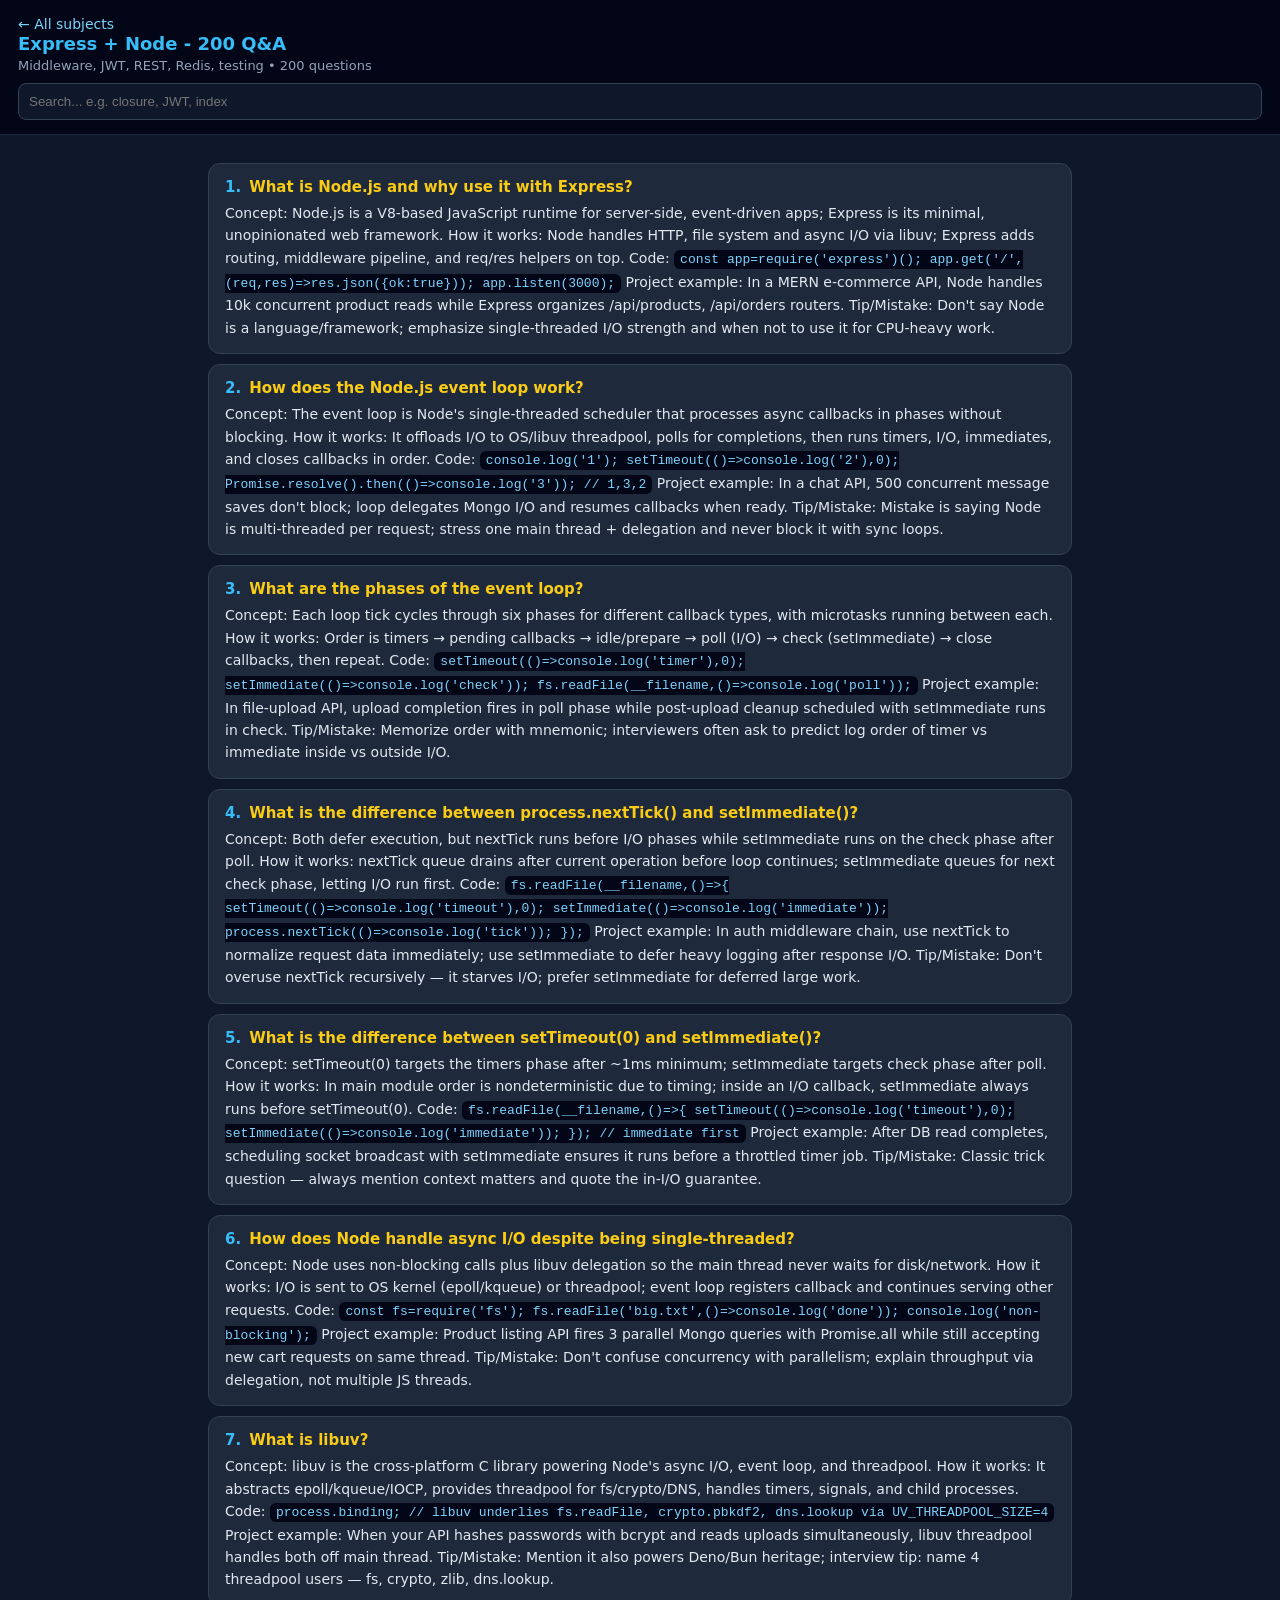
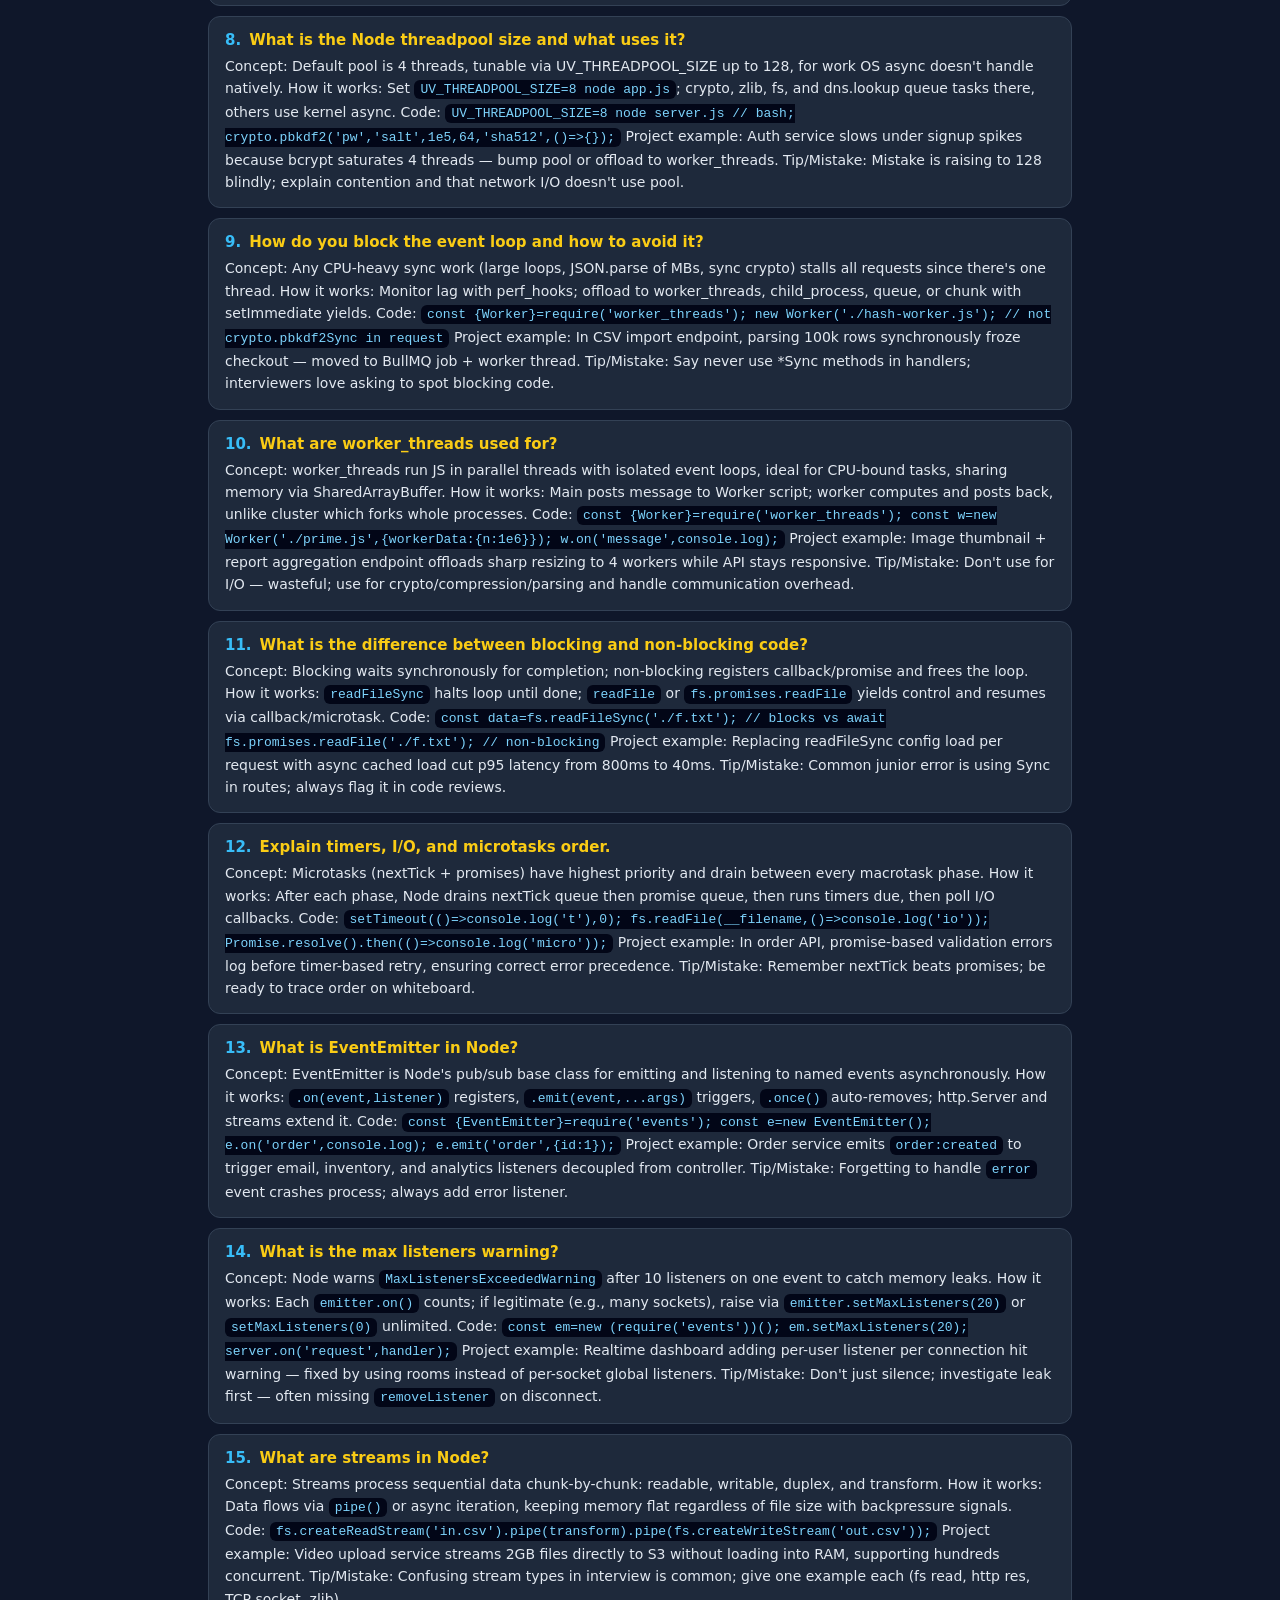
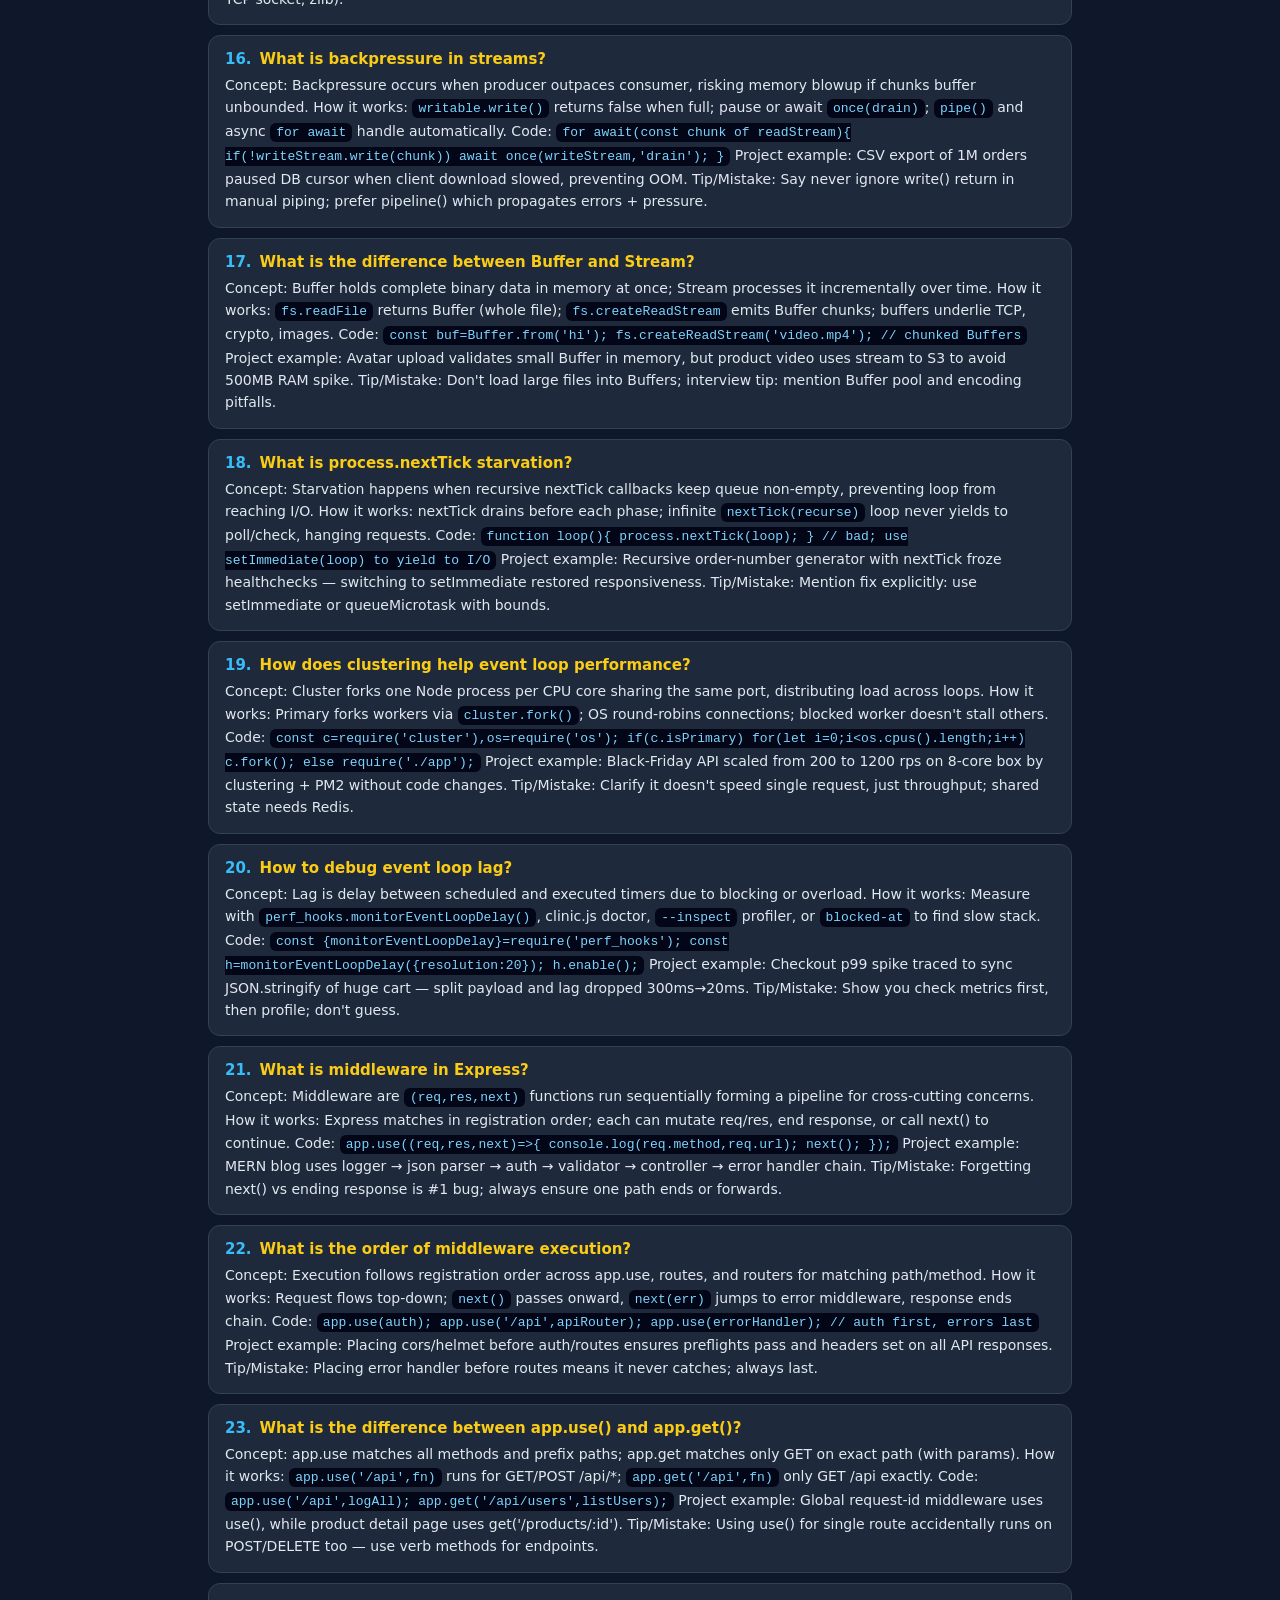
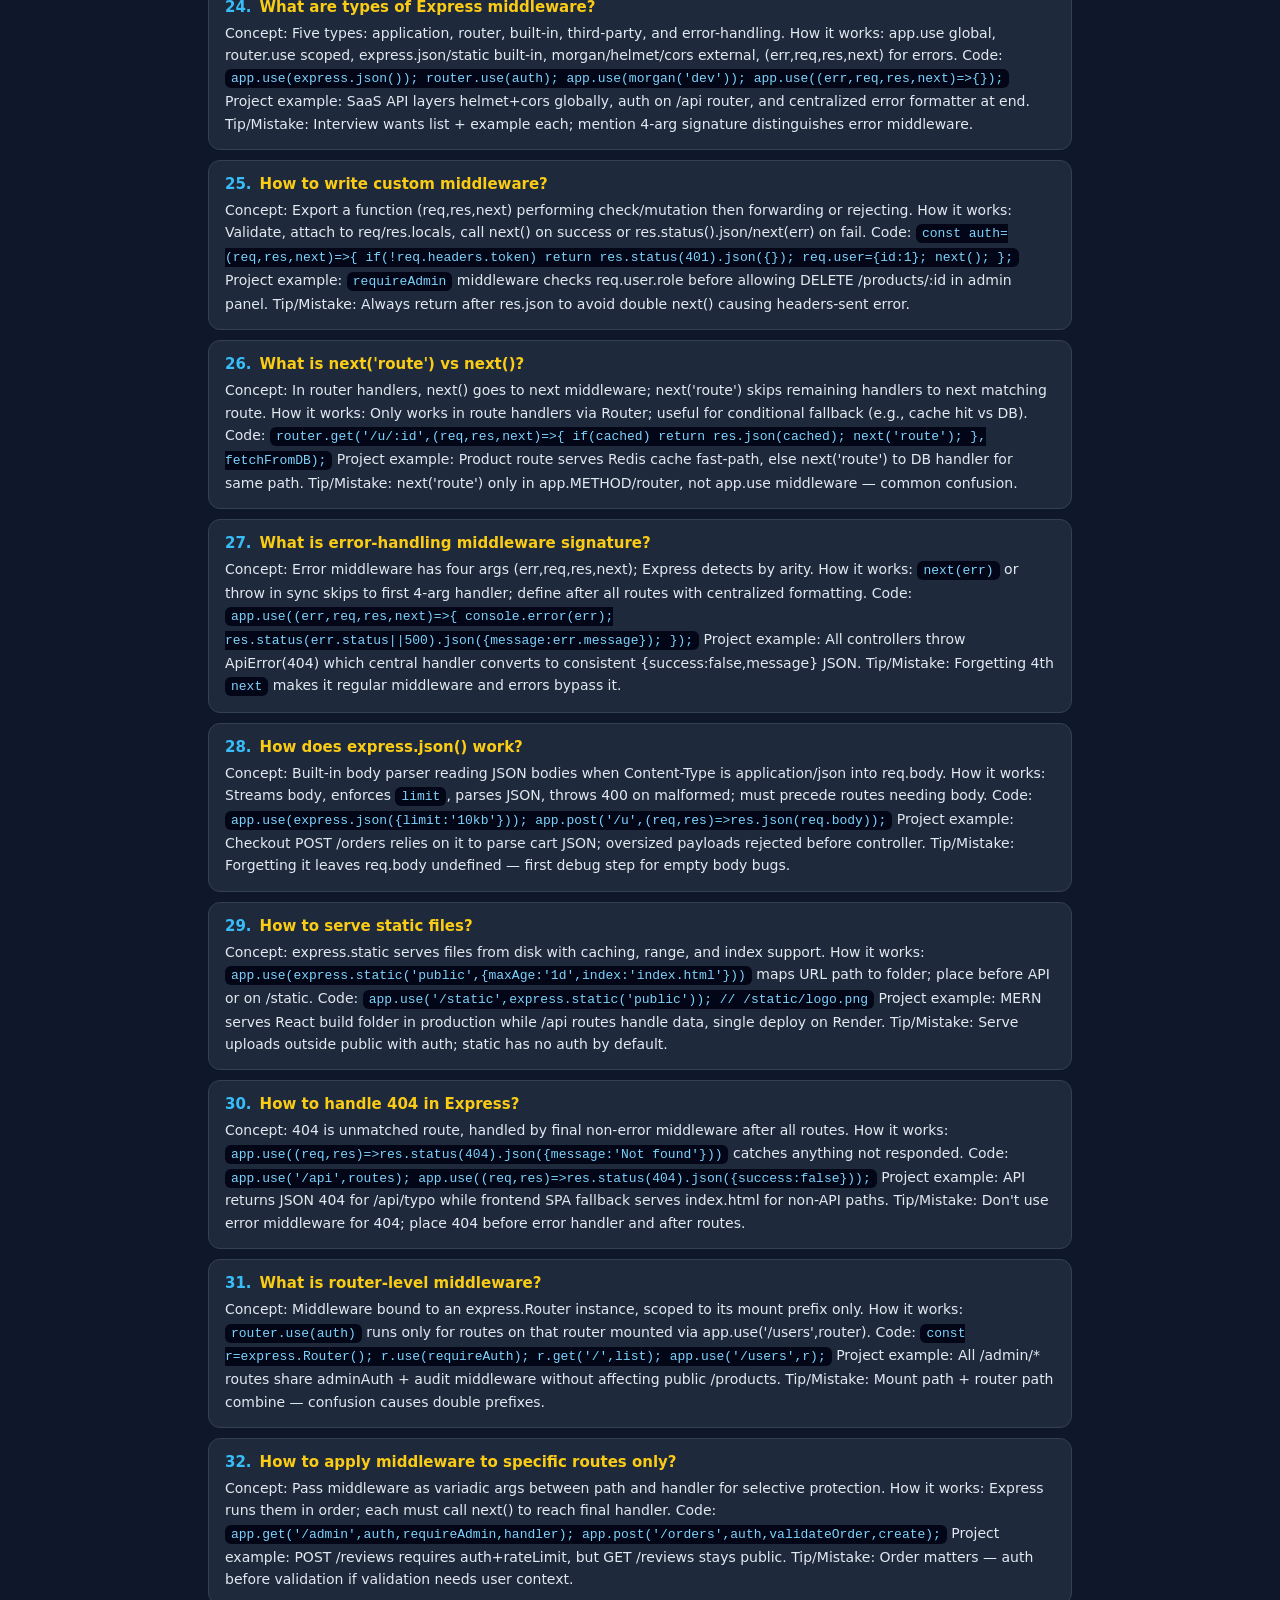
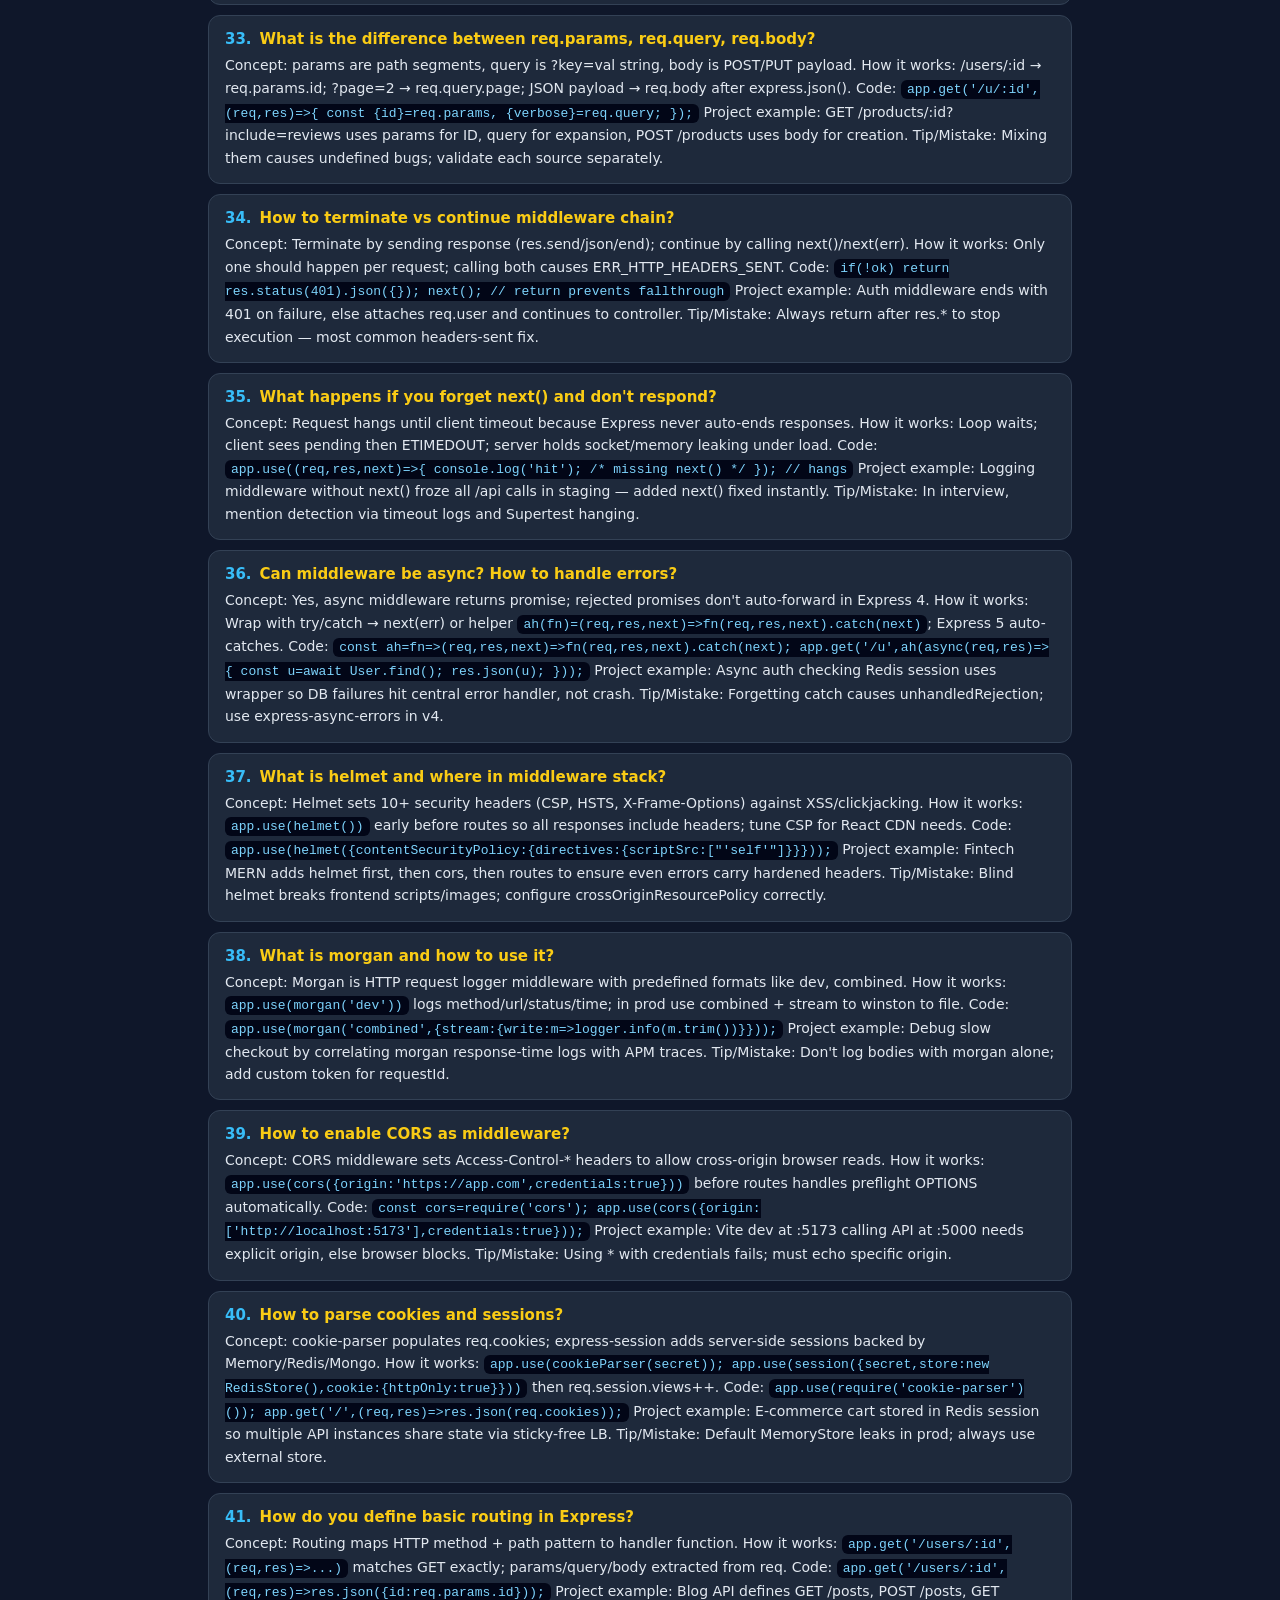
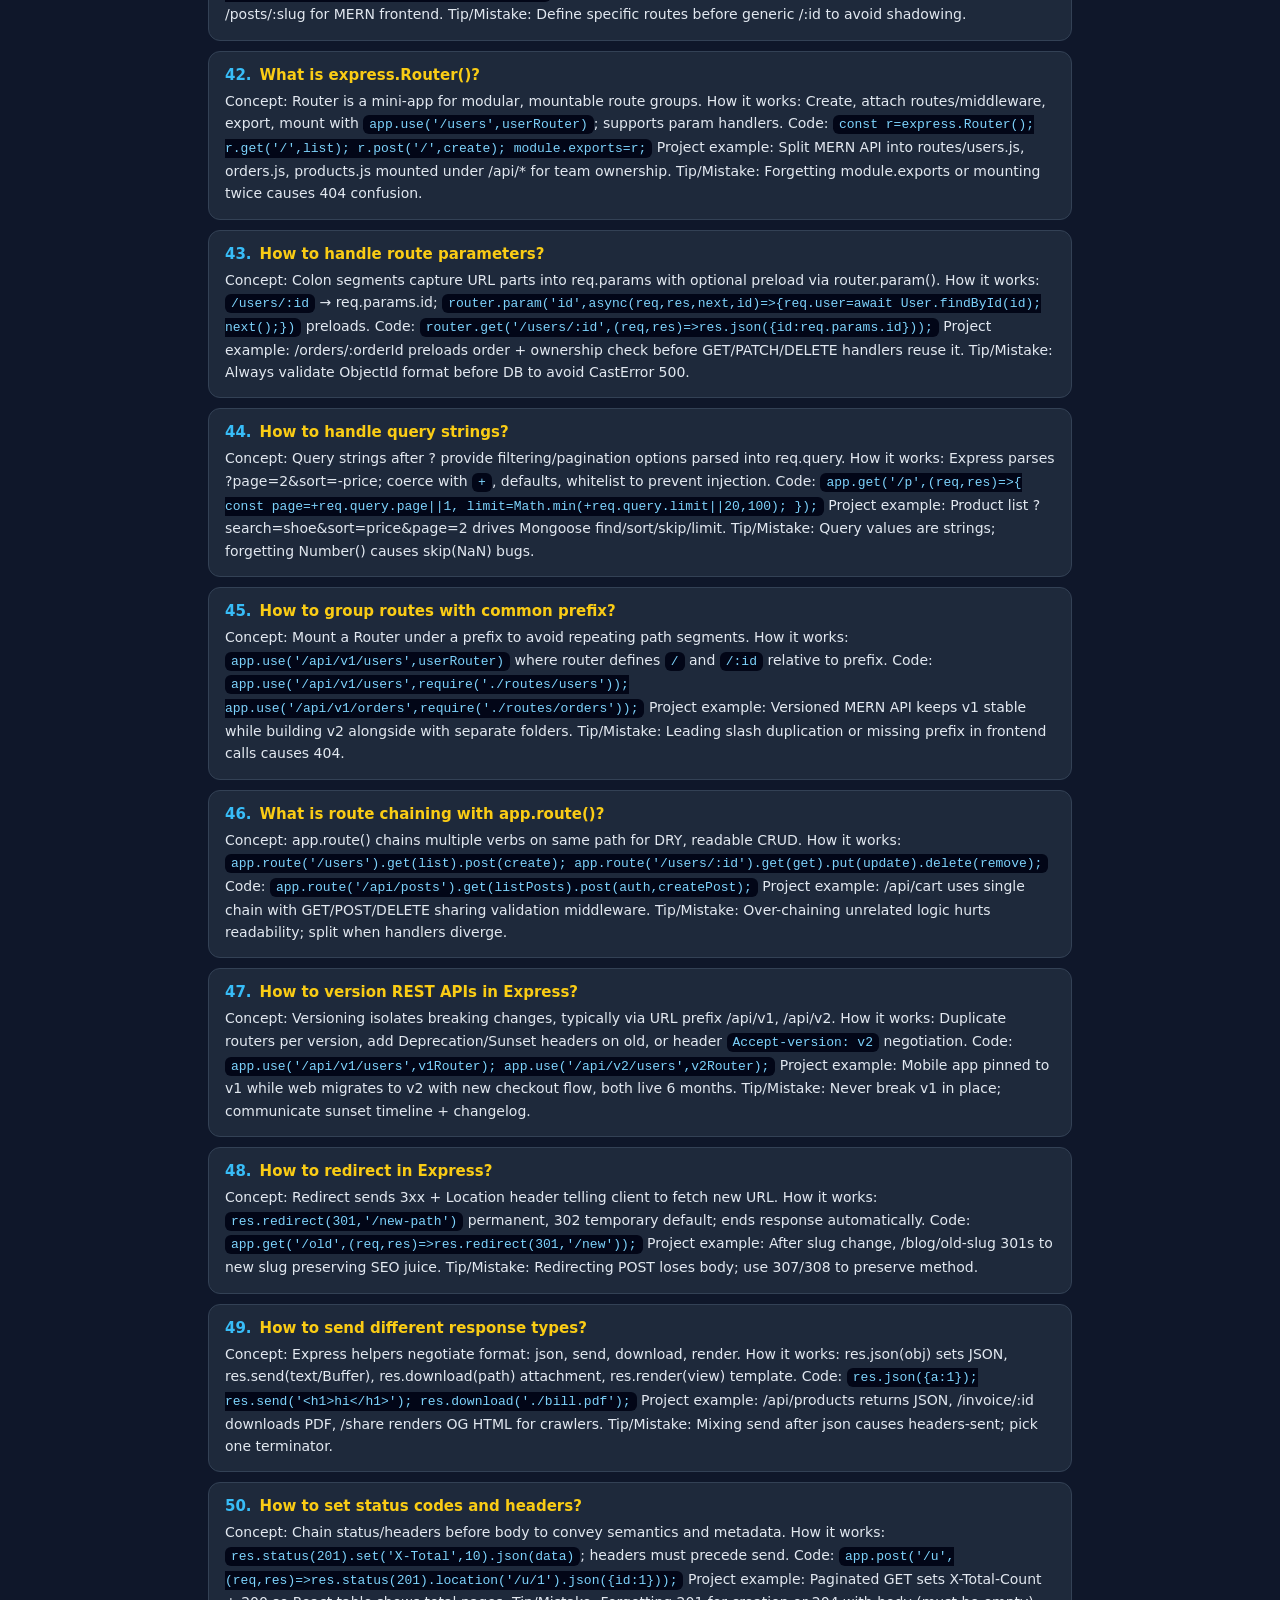
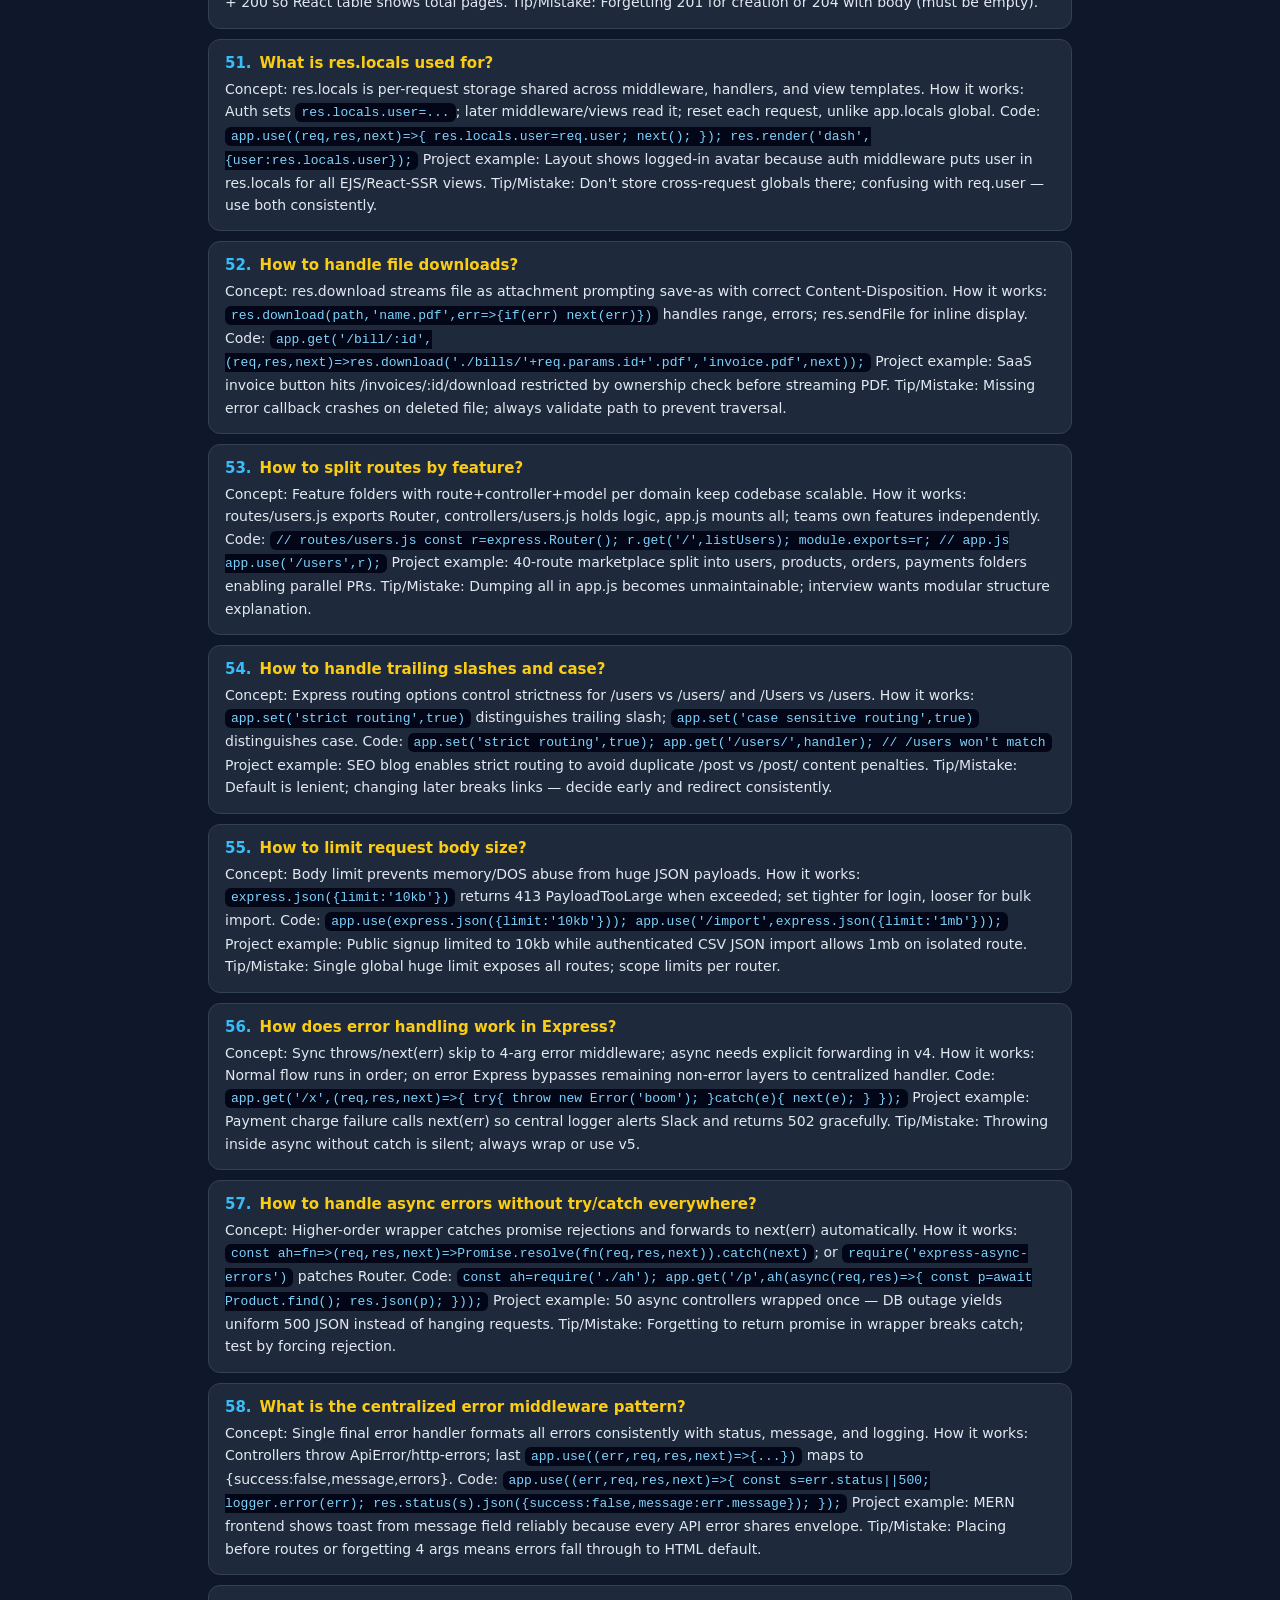
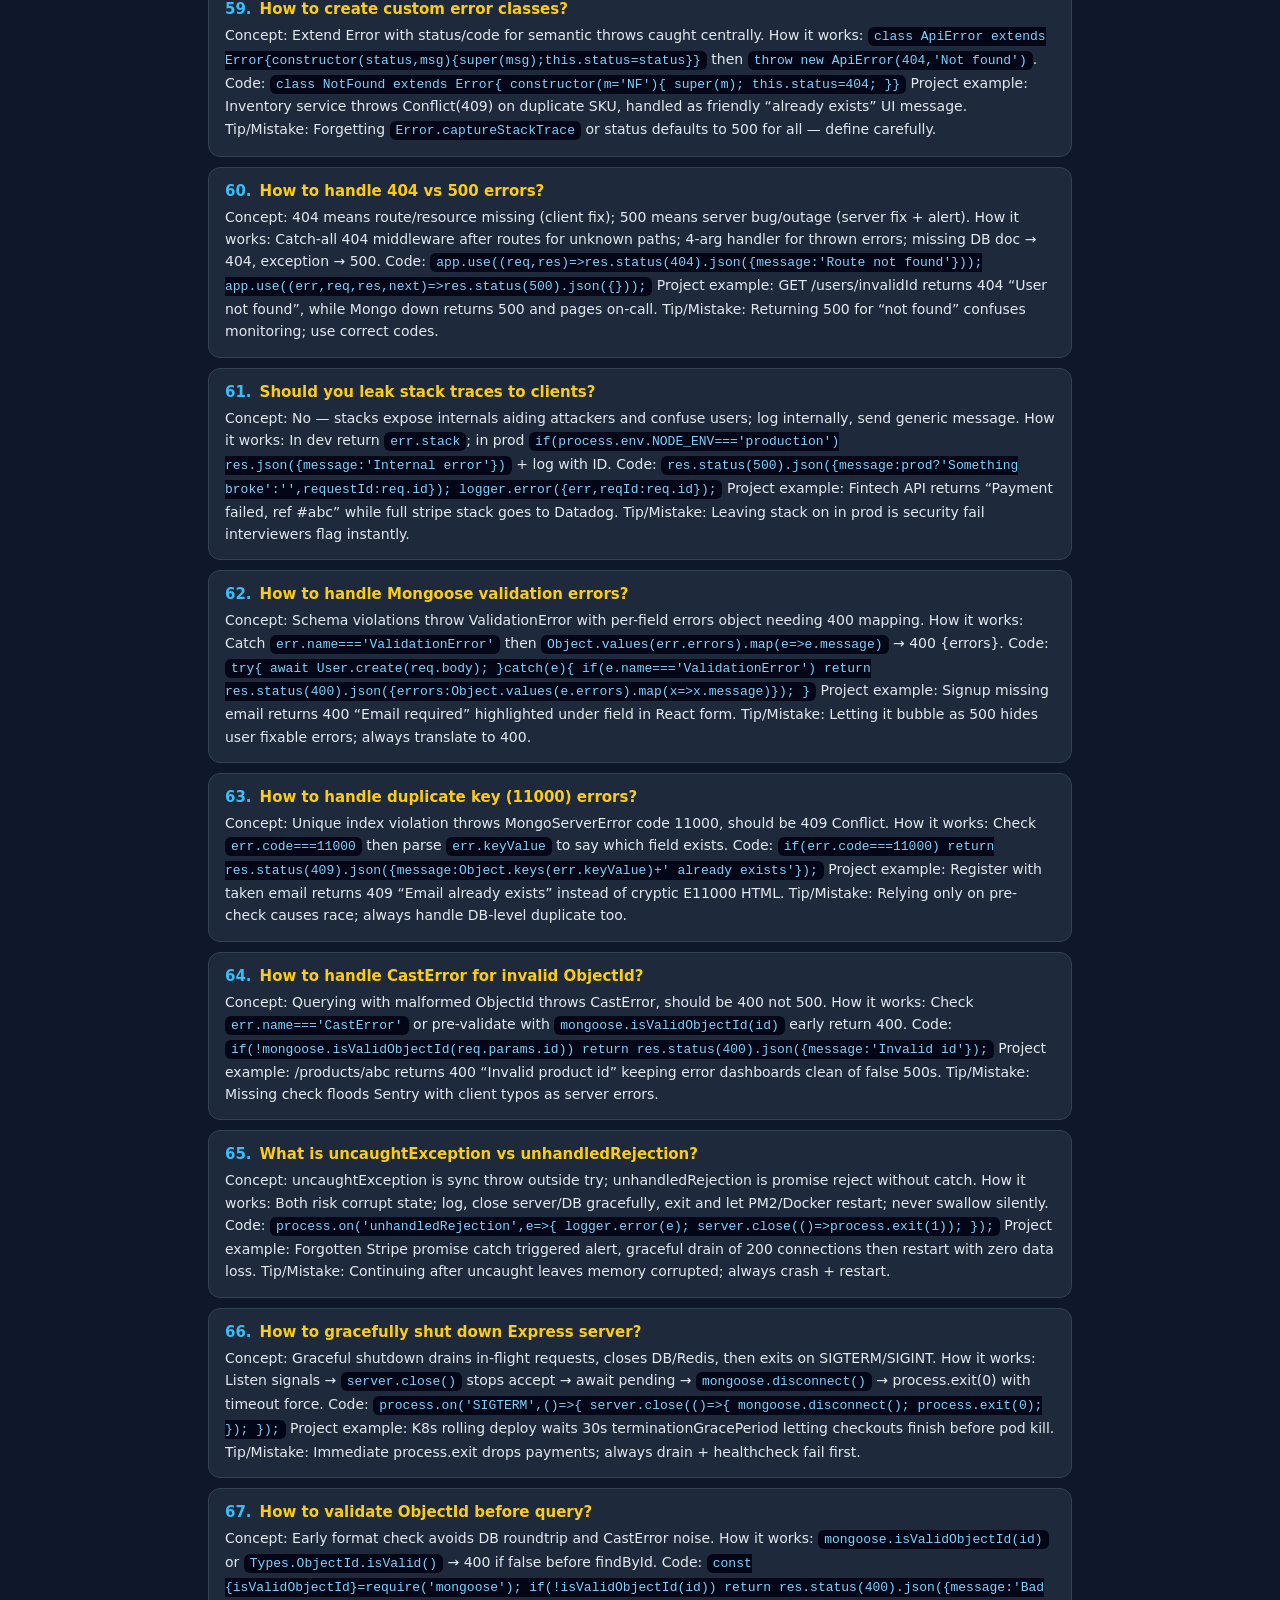
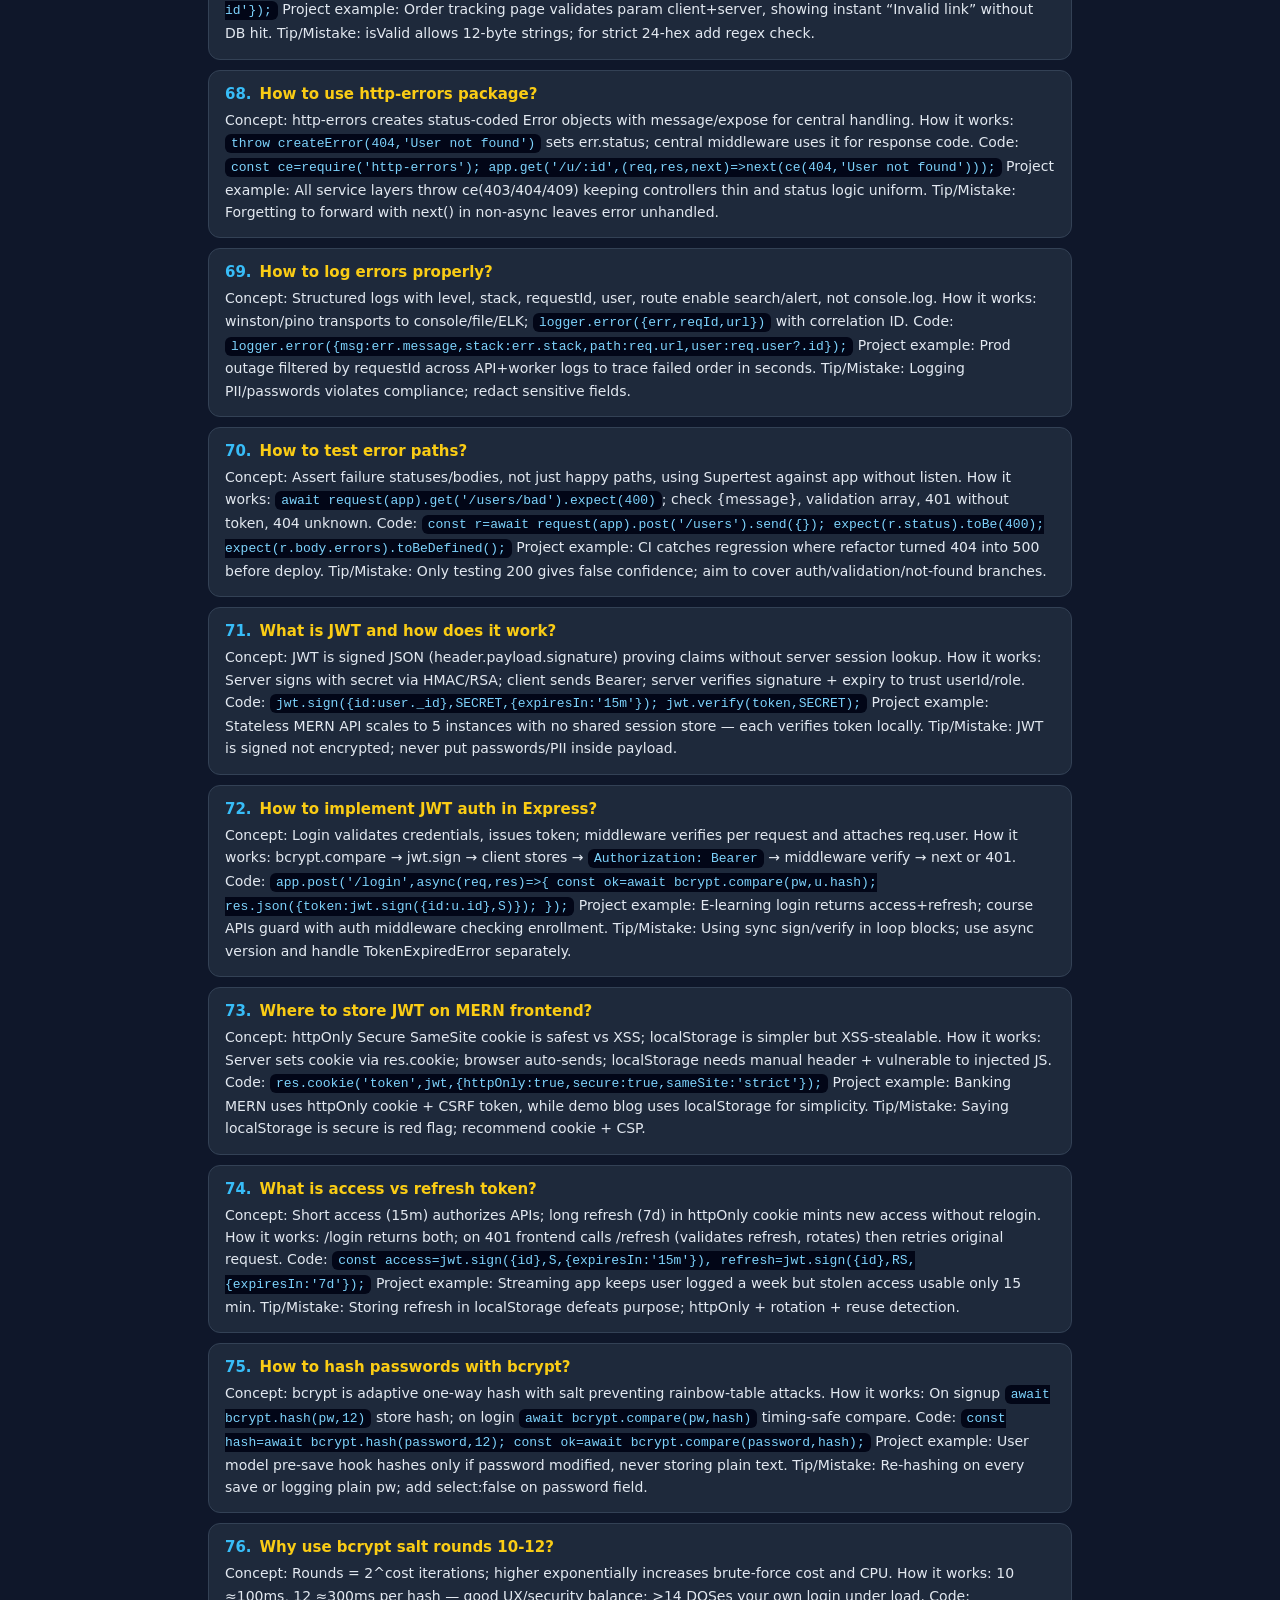
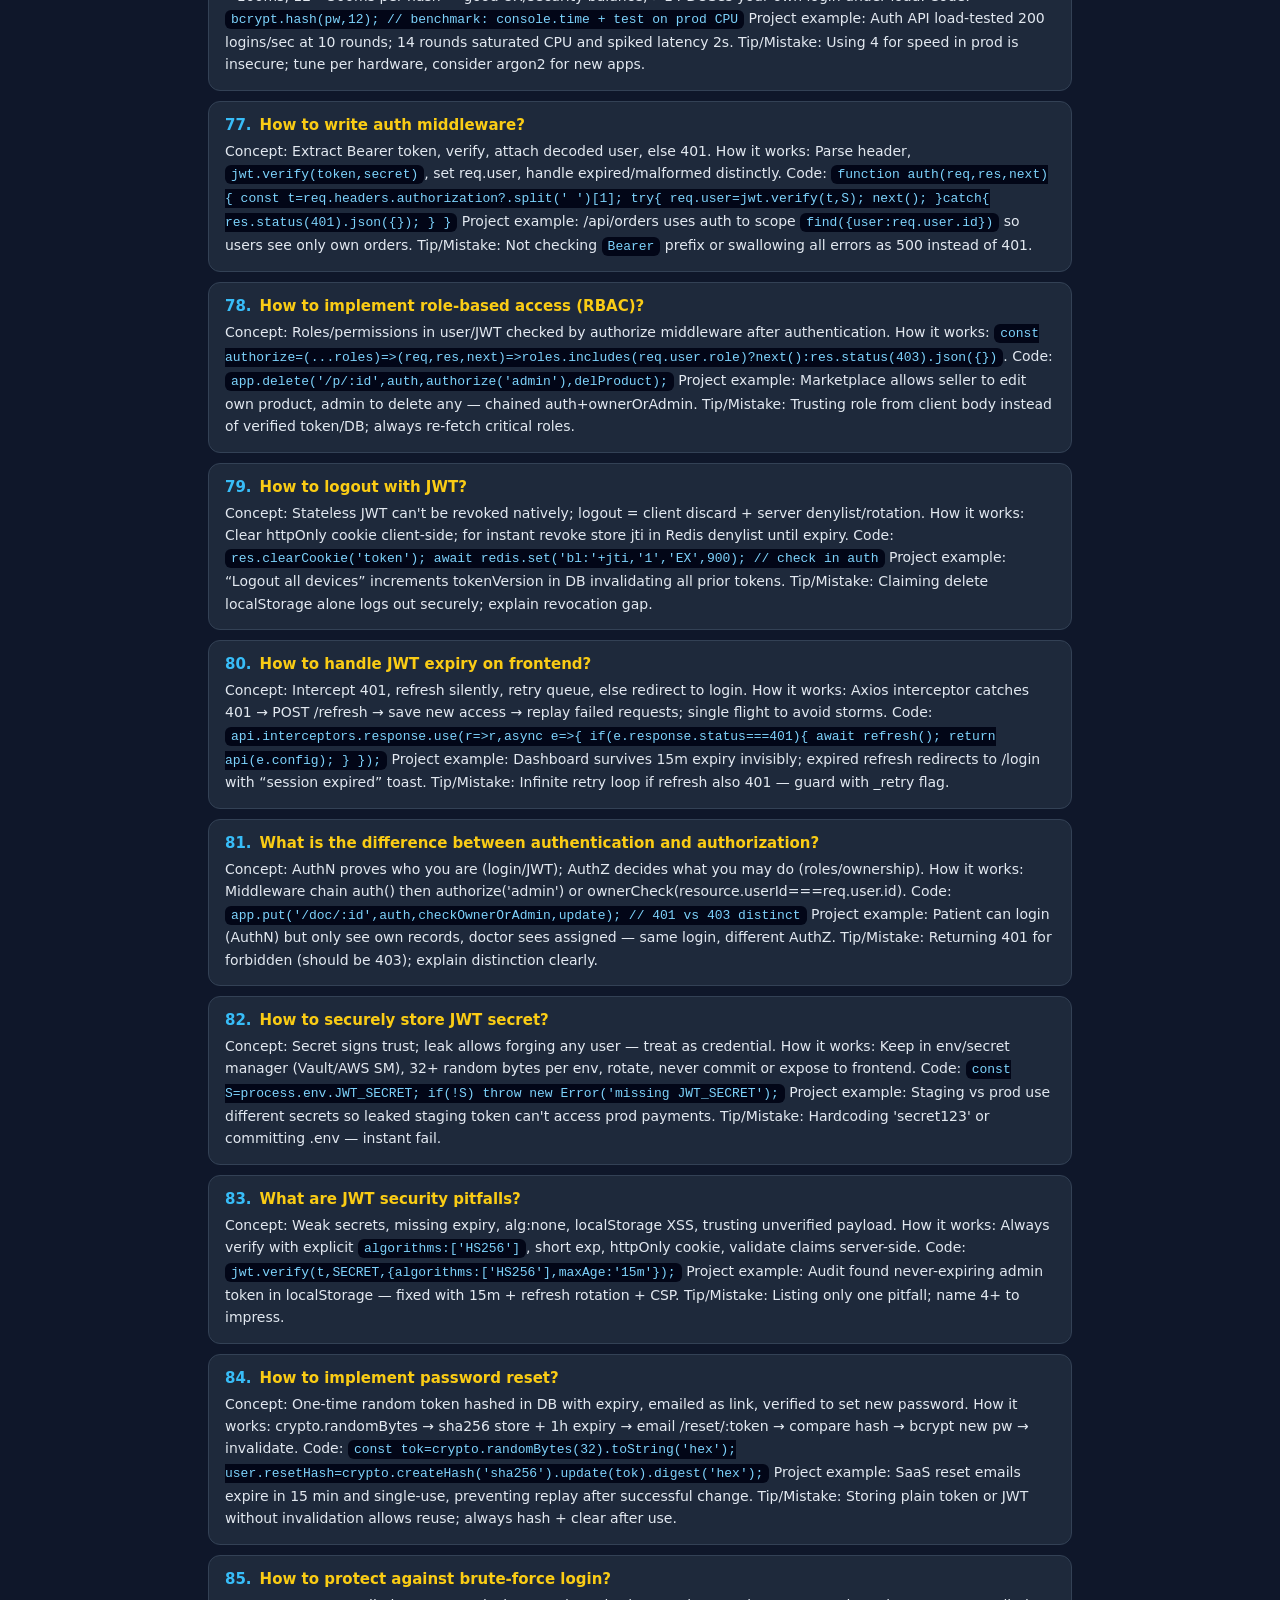
<file: mern-200/express-node/index.html>
<!DOCTYPE html><html lang="en"><head><meta charset="UTF-8"><meta name="viewport" content="width=device-width,initial-scale=1"><title>Express + Node - 200 Q&amp;A</title><link rel="stylesheet" href="../style.css"></head><body><header><a class="back" href="../index.html">← All subjects</a><h1>Express + Node - 200 Q&amp;A</h1><p>Middleware, JWT, REST, Redis, testing • 200 questions</p><div class="search"><input id="q" placeholder="Search... e.g. closure, JWT, index" oninput="filter()"></div></header><main id="list"><div class="card"><h3><span class="n">1.</span>What is Node.js and why use it with Express?</h3><p>Concept: Node.js is a V8-based JavaScript runtime for server-side, event-driven apps; Express is its minimal, unopinionated web framework. How it works: Node handles HTTP, file system and async I/O via libuv; Express adds routing, middleware pipeline, and req/res helpers on top. Code: <code>const app=require(&#x27;express&#x27;)(); app.get(&#x27;/&#x27;,(req,res)=&gt;res.json({ok:true})); app.listen(3000);</code> Project example: In a MERN e-commerce API, Node handles 10k concurrent product reads while Express organizes /api/products, /api/orders routers. Tip/Mistake: Don&#x27;t say Node is a language/framework; emphasize single-threaded I/O strength and when not to use it for CPU-heavy work.</p></div>
<div class="card"><h3><span class="n">2.</span>How does the Node.js event loop work?</h3><p>Concept: The event loop is Node&#x27;s single-threaded scheduler that processes async callbacks in phases without blocking. How it works: It offloads I/O to OS/libuv threadpool, polls for completions, then runs timers, I/O, immediates, and closes callbacks in order. Code: <code>console.log(&#x27;1&#x27;); setTimeout(()=&gt;console.log(&#x27;2&#x27;),0); Promise.resolve().then(()=&gt;console.log(&#x27;3&#x27;)); // 1,3,2</code> Project example: In a chat API, 500 concurrent message saves don&#x27;t block; loop delegates Mongo I/O and resumes callbacks when ready. Tip/Mistake: Mistake is saying Node is multi-threaded per request; stress one main thread + delegation and never block it with sync loops.</p></div>
<div class="card"><h3><span class="n">3.</span>What are the phases of the event loop?</h3><p>Concept: Each loop tick cycles through six phases for different callback types, with microtasks running between each. How it works: Order is timers → pending callbacks → idle/prepare → poll (I/O) → check (setImmediate) → close callbacks, then repeat. Code: <code>setTimeout(()=&gt;console.log(&#x27;timer&#x27;),0); setImmediate(()=&gt;console.log(&#x27;check&#x27;)); fs.readFile(__filename,()=&gt;console.log(&#x27;poll&#x27;));</code> Project example: In file-upload API, upload completion fires in poll phase while post-upload cleanup scheduled with setImmediate runs in check. Tip/Mistake: Memorize order with mnemonic; interviewers often ask to predict log order of timer vs immediate inside vs outside I/O.</p></div>
<div class="card"><h3><span class="n">4.</span>What is the difference between process.nextTick() and setImmediate()?</h3><p>Concept: Both defer execution, but nextTick runs before I/O phases while setImmediate runs on the check phase after poll. How it works: nextTick queue drains after current operation before loop continues; setImmediate queues for next check phase, letting I/O run first. Code: <code>fs.readFile(__filename,()=&gt;{ setTimeout(()=&gt;console.log(&#x27;timeout&#x27;),0); setImmediate(()=&gt;console.log(&#x27;immediate&#x27;)); process.nextTick(()=&gt;console.log(&#x27;tick&#x27;)); });</code> Project example: In auth middleware chain, use nextTick to normalize request data immediately; use setImmediate to defer heavy logging after response I/O. Tip/Mistake: Don&#x27;t overuse nextTick recursively — it starves I/O; prefer setImmediate for deferred large work.</p></div>
<div class="card"><h3><span class="n">5.</span>What is the difference between setTimeout(0) and setImmediate()?</h3><p>Concept: setTimeout(0) targets the timers phase after ~1ms minimum; setImmediate targets check phase after poll. How it works: In main module order is nondeterministic due to timing; inside an I/O callback, setImmediate always runs before setTimeout(0). Code: <code>fs.readFile(__filename,()=&gt;{ setTimeout(()=&gt;console.log(&#x27;timeout&#x27;),0); setImmediate(()=&gt;console.log(&#x27;immediate&#x27;)); }); // immediate first</code> Project example: After DB read completes, scheduling socket broadcast with setImmediate ensures it runs before a throttled timer job. Tip/Mistake: Classic trick question — always mention context matters and quote the in-I/O guarantee.</p></div>
<div class="card"><h3><span class="n">6.</span>How does Node handle async I/O despite being single-threaded?</h3><p>Concept: Node uses non-blocking calls plus libuv delegation so the main thread never waits for disk/network. How it works: I/O is sent to OS kernel (epoll/kqueue) or threadpool; event loop registers callback and continues serving other requests. Code: <code>const fs=require(&#x27;fs&#x27;); fs.readFile(&#x27;big.txt&#x27;,()=&gt;console.log(&#x27;done&#x27;)); console.log(&#x27;non-blocking&#x27;);</code> Project example: Product listing API fires 3 parallel Mongo queries with Promise.all while still accepting new cart requests on same thread. Tip/Mistake: Don&#x27;t confuse concurrency with parallelism; explain throughput via delegation, not multiple JS threads.</p></div>
<div class="card"><h3><span class="n">7.</span>What is libuv?</h3><p>Concept: libuv is the cross-platform C library powering Node&#x27;s async I/O, event loop, and threadpool. How it works: It abstracts epoll/kqueue/IOCP, provides threadpool for fs/crypto/DNS, handles timers, signals, and child processes. Code: <code>process.binding; // libuv underlies fs.readFile, crypto.pbkdf2, dns.lookup via UV_THREADPOOL_SIZE=4</code> Project example: When your API hashes passwords with bcrypt and reads uploads simultaneously, libuv threadpool handles both off main thread. Tip/Mistake: Mention it also powers Deno/Bun heritage; interview tip: name 4 threadpool users — fs, crypto, zlib, dns.lookup.</p></div>
<div class="card"><h3><span class="n">8.</span>What is the Node threadpool size and what uses it?</h3><p>Concept: Default pool is 4 threads, tunable via UV_THREADPOOL_SIZE up to 128, for work OS async doesn&#x27;t handle natively. How it works: Set <code>UV_THREADPOOL_SIZE=8 node app.js</code>; crypto, zlib, fs, and dns.lookup queue tasks there, others use kernel async. Code: <code>UV_THREADPOOL_SIZE=8 node server.js // bash; crypto.pbkdf2(&#x27;pw&#x27;,&#x27;salt&#x27;,1e5,64,&#x27;sha512&#x27;,()=&gt;{});</code> Project example: Auth service slows under signup spikes because bcrypt saturates 4 threads — bump pool or offload to worker_threads. Tip/Mistake: Mistake is raising to 128 blindly; explain contention and that network I/O doesn&#x27;t use pool.</p></div>
<div class="card"><h3><span class="n">9.</span>How do you block the event loop and how to avoid it?</h3><p>Concept: Any CPU-heavy sync work (large loops, JSON.parse of MBs, sync crypto) stalls all requests since there&#x27;s one thread. How it works: Monitor lag with perf_hooks; offload to worker_threads, child_process, queue, or chunk with setImmediate yields. Code: <code>const {Worker}=require(&#x27;worker_threads&#x27;); new Worker(&#x27;./hash-worker.js&#x27;); // not crypto.pbkdf2Sync in request</code> Project example: In CSV import endpoint, parsing 100k rows synchronously froze checkout — moved to BullMQ job + worker thread. Tip/Mistake: Say never use *Sync methods in handlers; interviewers love asking to spot blocking code.</p></div>
<div class="card"><h3><span class="n">10.</span>What are worker_threads used for?</h3><p>Concept: worker_threads run JS in parallel threads with isolated event loops, ideal for CPU-bound tasks, sharing memory via SharedArrayBuffer. How it works: Main posts message to Worker script; worker computes and posts back, unlike cluster which forks whole processes. Code: <code>const {Worker}=require(&#x27;worker_threads&#x27;); const w=new Worker(&#x27;./prime.js&#x27;,{workerData:{n:1e6}}); w.on(&#x27;message&#x27;,console.log);</code> Project example: Image thumbnail + report aggregation endpoint offloads sharp resizing to 4 workers while API stays responsive. Tip/Mistake: Don&#x27;t use for I/O — wasteful; use for crypto/compression/parsing and handle communication overhead.</p></div>
<div class="card"><h3><span class="n">11.</span>What is the difference between blocking and non-blocking code?</h3><p>Concept: Blocking waits synchronously for completion; non-blocking registers callback/promise and frees the loop. How it works: <code>readFileSync</code> halts loop until done; <code>readFile</code> or <code>fs.promises.readFile</code> yields control and resumes via callback/microtask. Code: <code>const data=fs.readFileSync(&#x27;./f.txt&#x27;); // blocks vs await fs.promises.readFile(&#x27;./f.txt&#x27;); // non-blocking</code> Project example: Replacing readFileSync config load per request with async cached load cut p95 latency from 800ms to 40ms. Tip/Mistake: Common junior error is using Sync in routes; always flag it in code reviews.</p></div>
<div class="card"><h3><span class="n">12.</span>Explain timers, I/O, and microtasks order.</h3><p>Concept: Microtasks (nextTick + promises) have highest priority and drain between every macrotask phase. How it works: After each phase, Node drains nextTick queue then promise queue, then runs timers due, then poll I/O callbacks. Code: <code>setTimeout(()=&gt;console.log(&#x27;t&#x27;),0); fs.readFile(__filename,()=&gt;console.log(&#x27;io&#x27;)); Promise.resolve().then(()=&gt;console.log(&#x27;micro&#x27;));</code> Project example: In order API, promise-based validation errors log before timer-based retry, ensuring correct error precedence. Tip/Mistake: Remember nextTick beats promises; be ready to trace order on whiteboard.</p></div>
<div class="card"><h3><span class="n">13.</span>What is EventEmitter in Node?</h3><p>Concept: EventEmitter is Node&#x27;s pub/sub base class for emitting and listening to named events asynchronously. How it works: <code>.on(event,listener)</code> registers, <code>.emit(event,...args)</code> triggers, <code>.once()</code> auto-removes; http.Server and streams extend it. Code: <code>const {EventEmitter}=require(&#x27;events&#x27;); const e=new EventEmitter(); e.on(&#x27;order&#x27;,console.log); e.emit(&#x27;order&#x27;,{id:1});</code> Project example: Order service emits <code>order:created</code> to trigger email, inventory, and analytics listeners decoupled from controller. Tip/Mistake: Forgetting to handle <code>error</code> event crashes process; always add error listener.</p></div>
<div class="card"><h3><span class="n">14.</span>What is the max listeners warning?</h3><p>Concept: Node warns <code>MaxListenersExceededWarning</code> after 10 listeners on one event to catch memory leaks. How it works: Each <code>emitter.on()</code> counts; if legitimate (e.g., many sockets), raise via <code>emitter.setMaxListeners(20)</code> or <code>setMaxListeners(0)</code> unlimited. Code: <code>const em=new (require(&#x27;events&#x27;))(); em.setMaxListeners(20); server.on(&#x27;request&#x27;,handler);</code> Project example: Realtime dashboard adding per-user listener per connection hit warning — fixed by using rooms instead of per-socket global listeners. Tip/Mistake: Don&#x27;t just silence; investigate leak first — often missing <code>removeListener</code> on disconnect.</p></div>
<div class="card"><h3><span class="n">15.</span>What are streams in Node?</h3><p>Concept: Streams process sequential data chunk-by-chunk: readable, writable, duplex, and transform. How it works: Data flows via <code>pipe()</code> or async iteration, keeping memory flat regardless of file size with backpressure signals. Code: <code>fs.createReadStream(&#x27;in.csv&#x27;).pipe(transform).pipe(fs.createWriteStream(&#x27;out.csv&#x27;));</code> Project example: Video upload service streams 2GB files directly to S3 without loading into RAM, supporting hundreds concurrent. Tip/Mistake: Confusing stream types in interview is common; give one example each (fs read, http res, TCP socket, zlib).</p></div>
<div class="card"><h3><span class="n">16.</span>What is backpressure in streams?</h3><p>Concept: Backpressure occurs when producer outpaces consumer, risking memory blowup if chunks buffer unbounded. How it works: <code>writable.write()</code> returns false when full; pause or await <code>once(drain)</code>; <code>pipe()</code> and async <code>for await</code> handle automatically. Code: <code>for await(const chunk of readStream){ if(!writeStream.write(chunk)) await once(writeStream,&#x27;drain&#x27;); }</code> Project example: CSV export of 1M orders paused DB cursor when client download slowed, preventing OOM. Tip/Mistake: Say never ignore write() return in manual piping; prefer pipeline() which propagates errors + pressure.</p></div>
<div class="card"><h3><span class="n">17.</span>What is the difference between Buffer and Stream?</h3><p>Concept: Buffer holds complete binary data in memory at once; Stream processes it incrementally over time. How it works: <code>fs.readFile</code> returns Buffer (whole file); <code>fs.createReadStream</code> emits Buffer chunks; buffers underlie TCP, crypto, images. Code: <code>const buf=Buffer.from(&#x27;hi&#x27;); fs.createReadStream(&#x27;video.mp4&#x27;); // chunked Buffers</code> Project example: Avatar upload validates small Buffer in memory, but product video uses stream to S3 to avoid 500MB RAM spike. Tip/Mistake: Don&#x27;t load large files into Buffers; interview tip: mention Buffer pool and encoding pitfalls.</p></div>
<div class="card"><h3><span class="n">18.</span>What is process.nextTick starvation?</h3><p>Concept: Starvation happens when recursive nextTick callbacks keep queue non-empty, preventing loop from reaching I/O. How it works: nextTick drains before each phase; infinite <code>nextTick(recurse)</code> loop never yields to poll/check, hanging requests. Code: <code>function loop(){ process.nextTick(loop); } // bad; use setImmediate(loop) to yield to I/O</code> Project example: Recursive order-number generator with nextTick froze healthchecks — switching to setImmediate restored responsiveness. Tip/Mistake: Mention fix explicitly: use setImmediate or queueMicrotask with bounds.</p></div>
<div class="card"><h3><span class="n">19.</span>How does clustering help event loop performance?</h3><p>Concept: Cluster forks one Node process per CPU core sharing the same port, distributing load across loops. How it works: Primary forks workers via <code>cluster.fork()</code>; OS round-robins connections; blocked worker doesn&#x27;t stall others. Code: <code>const c=require(&#x27;cluster&#x27;),os=require(&#x27;os&#x27;); if(c.isPrimary) for(let i=0;i&lt;os.cpus().length;i++) c.fork(); else require(&#x27;./app&#x27;);</code> Project example: Black-Friday API scaled from 200 to 1200 rps on 8-core box by clustering + PM2 without code changes. Tip/Mistake: Clarify it doesn&#x27;t speed single request, just throughput; shared state needs Redis.</p></div>
<div class="card"><h3><span class="n">20.</span>How to debug event loop lag?</h3><p>Concept: Lag is delay between scheduled and executed timers due to blocking or overload. How it works: Measure with <code>perf_hooks.monitorEventLoopDelay()</code>, clinic.js doctor, <code>--inspect</code> profiler, or <code>blocked-at</code> to find slow stack. Code: <code>const {monitorEventLoopDelay}=require(&#x27;perf_hooks&#x27;); const h=monitorEventLoopDelay({resolution:20}); h.enable();</code> Project example: Checkout p99 spike traced to sync JSON.stringify of huge cart — split payload and lag dropped 300ms→20ms. Tip/Mistake: Show you check metrics first, then profile; don&#x27;t guess.</p></div>
<div class="card"><h3><span class="n">21.</span>What is middleware in Express?</h3><p>Concept: Middleware are <code>(req,res,next)</code> functions run sequentially forming a pipeline for cross-cutting concerns. How it works: Express matches in registration order; each can mutate req/res, end response, or call next() to continue. Code: <code>app.use((req,res,next)=&gt;{ console.log(req.method,req.url); next(); });</code> Project example: MERN blog uses logger → json parser → auth → validator → controller → error handler chain. Tip/Mistake: Forgetting next() vs ending response is #1 bug; always ensure one path ends or forwards.</p></div>
<div class="card"><h3><span class="n">22.</span>What is the order of middleware execution?</h3><p>Concept: Execution follows registration order across app.use, routes, and routers for matching path/method. How it works: Request flows top-down; <code>next()</code> passes onward, <code>next(err)</code> jumps to error middleware, response ends chain. Code: <code>app.use(auth); app.use(&#x27;/api&#x27;,apiRouter); app.use(errorHandler); // auth first, errors last</code> Project example: Placing cors/helmet before auth/routes ensures preflights pass and headers set on all API responses. Tip/Mistake: Placing error handler before routes means it never catches; always last.</p></div>
<div class="card"><h3><span class="n">23.</span>What is the difference between app.use() and app.get()?</h3><p>Concept: app.use matches all methods and prefix paths; app.get matches only GET on exact path (with params). How it works: <code>app.use(&#x27;/api&#x27;,fn)</code> runs for GET/POST /api/*; <code>app.get(&#x27;/api&#x27;,fn)</code> only GET /api exactly. Code: <code>app.use(&#x27;/api&#x27;,logAll); app.get(&#x27;/api/users&#x27;,listUsers);</code> Project example: Global request-id middleware uses use(), while product detail page uses get(&#x27;/products/:id&#x27;). Tip/Mistake: Using use() for single route accidentally runs on POST/DELETE too — use verb methods for endpoints.</p></div>
<div class="card"><h3><span class="n">24.</span>What are types of Express middleware?</h3><p>Concept: Five types: application, router, built-in, third-party, and error-handling. How it works: app.use global, router.use scoped, express.json/static built-in, morgan/helmet/cors external, (err,req,res,next) for errors. Code: <code>app.use(express.json()); router.use(auth); app.use(morgan(&#x27;dev&#x27;)); app.use((err,req,res,next)=&gt;{});</code> Project example: SaaS API layers helmet+cors globally, auth on /api router, and centralized error formatter at end. Tip/Mistake: Interview wants list + example each; mention 4-arg signature distinguishes error middleware.</p></div>
<div class="card"><h3><span class="n">25.</span>How to write custom middleware?</h3><p>Concept: Export a function (req,res,next) performing check/mutation then forwarding or rejecting. How it works: Validate, attach to req/res.locals, call next() on success or res.status().json/next(err) on fail. Code: <code>const auth=(req,res,next)=&gt;{ if(!req.headers.token) return res.status(401).json({}); req.user={id:1}; next(); };</code> Project example: <code>requireAdmin</code> middleware checks req.user.role before allowing DELETE /products/:id in admin panel. Tip/Mistake: Always return after res.json to avoid double next() causing headers-sent error.</p></div>
<div class="card"><h3><span class="n">26.</span>What is next(&#x27;route&#x27;) vs next()?</h3><p>Concept: In router handlers, next() goes to next middleware; next(&#x27;route&#x27;) skips remaining handlers to next matching route. How it works: Only works in route handlers via Router; useful for conditional fallback (e.g., cache hit vs DB). Code: <code>router.get(&#x27;/u/:id&#x27;,(req,res,next)=&gt;{ if(cached) return res.json(cached); next(&#x27;route&#x27;); }, fetchFromDB);</code> Project example: Product route serves Redis cache fast-path, else next(&#x27;route&#x27;) to DB handler for same path. Tip/Mistake: next(&#x27;route&#x27;) only in app.METHOD/router, not app.use middleware — common confusion.</p></div>
<div class="card"><h3><span class="n">27.</span>What is error-handling middleware signature?</h3><p>Concept: Error middleware has four args (err,req,res,next); Express detects by arity. How it works: <code>next(err)</code> or throw in sync skips to first 4-arg handler; define after all routes with centralized formatting. Code: <code>app.use((err,req,res,next)=&gt;{ console.error(err); res.status(err.status||500).json({message:err.message}); });</code> Project example: All controllers throw ApiError(404) which central handler converts to consistent {success:false,message} JSON. Tip/Mistake: Forgetting 4th <code>next</code> makes it regular middleware and errors bypass it.</p></div>
<div class="card"><h3><span class="n">28.</span>How does express.json() work?</h3><p>Concept: Built-in body parser reading JSON bodies when Content-Type is application/json into req.body. How it works: Streams body, enforces <code>limit</code>, parses JSON, throws 400 on malformed; must precede routes needing body. Code: <code>app.use(express.json({limit:&#x27;10kb&#x27;})); app.post(&#x27;/u&#x27;,(req,res)=&gt;res.json(req.body));</code> Project example: Checkout POST /orders relies on it to parse cart JSON; oversized payloads rejected before controller. Tip/Mistake: Forgetting it leaves req.body undefined — first debug step for empty body bugs.</p></div>
<div class="card"><h3><span class="n">29.</span>How to serve static files?</h3><p>Concept: express.static serves files from disk with caching, range, and index support. How it works: <code>app.use(express.static(&#x27;public&#x27;,{maxAge:&#x27;1d&#x27;,index:&#x27;index.html&#x27;}))</code> maps URL path to folder; place before API or on /static. Code: <code>app.use(&#x27;/static&#x27;,express.static(&#x27;public&#x27;)); // /static/logo.png</code> Project example: MERN serves React build folder in production while /api routes handle data, single deploy on Render. Tip/Mistake: Serve uploads outside public with auth; static has no auth by default.</p></div>
<div class="card"><h3><span class="n">30.</span>How to handle 404 in Express?</h3><p>Concept: 404 is unmatched route, handled by final non-error middleware after all routes. How it works: <code>app.use((req,res)=&gt;res.status(404).json({message:&#x27;Not found&#x27;}))</code> catches anything not responded. Code: <code>app.use(&#x27;/api&#x27;,routes); app.use((req,res)=&gt;res.status(404).json({success:false}));</code> Project example: API returns JSON 404 for /api/typo while frontend SPA fallback serves index.html for non-API paths. Tip/Mistake: Don&#x27;t use error middleware for 404; place 404 before error handler and after routes.</p></div>
<div class="card"><h3><span class="n">31.</span>What is router-level middleware?</h3><p>Concept: Middleware bound to an express.Router instance, scoped to its mount prefix only. How it works: <code>router.use(auth)</code> runs only for routes on that router mounted via app.use(&#x27;/users&#x27;,router). Code: <code>const r=express.Router(); r.use(requireAuth); r.get(&#x27;/&#x27;,list); app.use(&#x27;/users&#x27;,r);</code> Project example: All /admin/* routes share adminAuth + audit middleware without affecting public /products. Tip/Mistake: Mount path + router path combine — confusion causes double prefixes.</p></div>
<div class="card"><h3><span class="n">32.</span>How to apply middleware to specific routes only?</h3><p>Concept: Pass middleware as variadic args between path and handler for selective protection. How it works: Express runs them in order; each must call next() to reach final handler. Code: <code>app.get(&#x27;/admin&#x27;,auth,requireAdmin,handler); app.post(&#x27;/orders&#x27;,auth,validateOrder,create);</code> Project example: POST /reviews requires auth+rateLimit, but GET /reviews stays public. Tip/Mistake: Order matters — auth before validation if validation needs user context.</p></div>
<div class="card"><h3><span class="n">33.</span>What is the difference between req.params, req.query, req.body?</h3><p>Concept: params are path segments, query is ?key=val string, body is POST/PUT payload. How it works: /users/:id → req.params.id; ?page=2 → req.query.page; JSON payload → req.body after express.json(). Code: <code>app.get(&#x27;/u/:id&#x27;,(req,res)=&gt;{ const {id}=req.params, {verbose}=req.query; });</code> Project example: GET /products/:id?include=reviews uses params for ID, query for expansion, POST /products uses body for creation. Tip/Mistake: Mixing them causes undefined bugs; validate each source separately.</p></div>
<div class="card"><h3><span class="n">34.</span>How to terminate vs continue middleware chain?</h3><p>Concept: Terminate by sending response (res.send/json/end); continue by calling next()/next(err). How it works: Only one should happen per request; calling both causes ERR_HTTP_HEADERS_SENT. Code: <code>if(!ok) return res.status(401).json({}); next(); // return prevents fallthrough</code> Project example: Auth middleware ends with 401 on failure, else attaches req.user and continues to controller. Tip/Mistake: Always return after res.* to stop execution — most common headers-sent fix.</p></div>
<div class="card"><h3><span class="n">35.</span>What happens if you forget next() and don&#x27;t respond?</h3><p>Concept: Request hangs until client timeout because Express never auto-ends responses. How it works: Loop waits; client sees pending then ETIMEDOUT; server holds socket/memory leaking under load. Code: <code>app.use((req,res,next)=&gt;{ console.log(&#x27;hit&#x27;); /* missing next() */ }); // hangs</code> Project example: Logging middleware without next() froze all /api calls in staging — added next() fixed instantly. Tip/Mistake: In interview, mention detection via timeout logs and Supertest hanging.</p></div>
<div class="card"><h3><span class="n">36.</span>Can middleware be async? How to handle errors?</h3><p>Concept: Yes, async middleware returns promise; rejected promises don&#x27;t auto-forward in Express 4. How it works: Wrap with try/catch → next(err) or helper <code>ah(fn)=(req,res,next)=&gt;fn(req,res,next).catch(next)</code>; Express 5 auto-catches. Code: <code>const ah=fn=&gt;(req,res,next)=&gt;fn(req,res,next).catch(next); app.get(&#x27;/u&#x27;,ah(async(req,res)=&gt;{ const u=await User.find(); res.json(u); }));</code> Project example: Async auth checking Redis session uses wrapper so DB failures hit central error handler, not crash. Tip/Mistake: Forgetting catch causes unhandledRejection; use express-async-errors in v4.</p></div>
<div class="card"><h3><span class="n">37.</span>What is helmet and where in middleware stack?</h3><p>Concept: Helmet sets 10+ security headers (CSP, HSTS, X-Frame-Options) against XSS/clickjacking. How it works: <code>app.use(helmet())</code> early before routes so all responses include headers; tune CSP for React CDN needs. Code: <code>app.use(helmet({contentSecurityPolicy:{directives:{scriptSrc:[&quot;&#x27;self&#x27;&quot;]}}}));</code> Project example: Fintech MERN adds helmet first, then cors, then routes to ensure even errors carry hardened headers. Tip/Mistake: Blind helmet breaks frontend scripts/images; configure crossOriginResourcePolicy correctly.</p></div>
<div class="card"><h3><span class="n">38.</span>What is morgan and how to use it?</h3><p>Concept: Morgan is HTTP request logger middleware with predefined formats like dev, combined. How it works: <code>app.use(morgan(&#x27;dev&#x27;))</code> logs method/url/status/time; in prod use combined + stream to winston to file. Code: <code>app.use(morgan(&#x27;combined&#x27;,{stream:{write:m=&gt;logger.info(m.trim())}}));</code> Project example: Debug slow checkout by correlating morgan response-time logs with APM traces. Tip/Mistake: Don&#x27;t log bodies with morgan alone; add custom token for requestId.</p></div>
<div class="card"><h3><span class="n">39.</span>How to enable CORS as middleware?</h3><p>Concept: CORS middleware sets Access-Control-* headers to allow cross-origin browser reads. How it works: <code>app.use(cors({origin:&#x27;https://app.com&#x27;,credentials:true}))</code> before routes handles preflight OPTIONS automatically. Code: <code>const cors=require(&#x27;cors&#x27;); app.use(cors({origin:[&#x27;http://localhost:5173&#x27;],credentials:true}));</code> Project example: Vite dev at :5173 calling API at :5000 needs explicit origin, else browser blocks. Tip/Mistake: Using * with credentials fails; must echo specific origin.</p></div>
<div class="card"><h3><span class="n">40.</span>How to parse cookies and sessions?</h3><p>Concept: cookie-parser populates req.cookies; express-session adds server-side sessions backed by Memory/Redis/Mongo. How it works: <code>app.use(cookieParser(secret)); app.use(session({secret,store:new RedisStore(),cookie:{httpOnly:true}}))</code> then req.session.views++. Code: <code>app.use(require(&#x27;cookie-parser&#x27;)()); app.get(&#x27;/&#x27;,(req,res)=&gt;res.json(req.cookies));</code> Project example: E-commerce cart stored in Redis session so multiple API instances share state via sticky-free LB. Tip/Mistake: Default MemoryStore leaks in prod; always use external store.</p></div>
<div class="card"><h3><span class="n">41.</span>How do you define basic routing in Express?</h3><p>Concept: Routing maps HTTP method + path pattern to handler function. How it works: <code>app.get(&#x27;/users/:id&#x27;,(req,res)=&gt;...)</code> matches GET exactly; params/query/body extracted from req. Code: <code>app.get(&#x27;/users/:id&#x27;,(req,res)=&gt;res.json({id:req.params.id}));</code> Project example: Blog API defines GET /posts, POST /posts, GET /posts/:slug for MERN frontend. Tip/Mistake: Define specific routes before generic /:id to avoid shadowing.</p></div>
<div class="card"><h3><span class="n">42.</span>What is express.Router()?</h3><p>Concept: Router is a mini-app for modular, mountable route groups. How it works: Create, attach routes/middleware, export, mount with <code>app.use(&#x27;/users&#x27;,userRouter)</code>; supports param handlers. Code: <code>const r=express.Router(); r.get(&#x27;/&#x27;,list); r.post(&#x27;/&#x27;,create); module.exports=r;</code> Project example: Split MERN API into routes/users.js, orders.js, products.js mounted under /api/* for team ownership. Tip/Mistake: Forgetting module.exports or mounting twice causes 404 confusion.</p></div>
<div class="card"><h3><span class="n">43.</span>How to handle route parameters?</h3><p>Concept: Colon segments capture URL parts into req.params with optional preload via router.param(). How it works: <code>/users/:id</code> → req.params.id; <code>router.param(&#x27;id&#x27;,async(req,res,next,id)=&gt;{req.user=await User.findById(id); next();})</code> preloads. Code: <code>router.get(&#x27;/users/:id&#x27;,(req,res)=&gt;res.json({id:req.params.id}));</code> Project example: /orders/:orderId preloads order + ownership check before GET/PATCH/DELETE handlers reuse it. Tip/Mistake: Always validate ObjectId format before DB to avoid CastError 500.</p></div>
<div class="card"><h3><span class="n">44.</span>How to handle query strings?</h3><p>Concept: Query strings after ? provide filtering/pagination options parsed into req.query. How it works: Express parses ?page=2&amp;sort=-price; coerce with <code>+</code>, defaults, whitelist to prevent injection. Code: <code>app.get(&#x27;/p&#x27;,(req,res)=&gt;{ const page=+req.query.page||1, limit=Math.min(+req.query.limit||20,100); });</code> Project example: Product list ?search=shoe&amp;sort=price&amp;page=2 drives Mongoose find/sort/skip/limit. Tip/Mistake: Query values are strings; forgetting Number() causes skip(NaN) bugs.</p></div>
<div class="card"><h3><span class="n">45.</span>How to group routes with common prefix?</h3><p>Concept: Mount a Router under a prefix to avoid repeating path segments. How it works: <code>app.use(&#x27;/api/v1/users&#x27;,userRouter)</code> where router defines <code>/</code> and <code>/:id</code> relative to prefix. Code: <code>app.use(&#x27;/api/v1/users&#x27;,require(&#x27;./routes/users&#x27;)); app.use(&#x27;/api/v1/orders&#x27;,require(&#x27;./routes/orders&#x27;));</code> Project example: Versioned MERN API keeps v1 stable while building v2 alongside with separate folders. Tip/Mistake: Leading slash duplication or missing prefix in frontend calls causes 404.</p></div>
<div class="card"><h3><span class="n">46.</span>What is route chaining with app.route()?</h3><p>Concept: app.route() chains multiple verbs on same path for DRY, readable CRUD. How it works: <code>app.route(&#x27;/users&#x27;).get(list).post(create); app.route(&#x27;/users/:id&#x27;).get(get).put(update).delete(remove);</code> Code: <code>app.route(&#x27;/api/posts&#x27;).get(listPosts).post(auth,createPost);</code> Project example: /api/cart uses single chain with GET/POST/DELETE sharing validation middleware. Tip/Mistake: Over-chaining unrelated logic hurts readability; split when handlers diverge.</p></div>
<div class="card"><h3><span class="n">47.</span>How to version REST APIs in Express?</h3><p>Concept: Versioning isolates breaking changes, typically via URL prefix /api/v1, /api/v2. How it works: Duplicate routers per version, add Deprecation/Sunset headers on old, or header <code>Accept-version: v2</code> negotiation. Code: <code>app.use(&#x27;/api/v1/users&#x27;,v1Router); app.use(&#x27;/api/v2/users&#x27;,v2Router);</code> Project example: Mobile app pinned to v1 while web migrates to v2 with new checkout flow, both live 6 months. Tip/Mistake: Never break v1 in place; communicate sunset timeline + changelog.</p></div>
<div class="card"><h3><span class="n">48.</span>How to redirect in Express?</h3><p>Concept: Redirect sends 3xx + Location header telling client to fetch new URL. How it works: <code>res.redirect(301,&#x27;/new-path&#x27;)</code> permanent, 302 temporary default; ends response automatically. Code: <code>app.get(&#x27;/old&#x27;,(req,res)=&gt;res.redirect(301,&#x27;/new&#x27;));</code> Project example: After slug change, /blog/old-slug 301s to new slug preserving SEO juice. Tip/Mistake: Redirecting POST loses body; use 307/308 to preserve method.</p></div>
<div class="card"><h3><span class="n">49.</span>How to send different response types?</h3><p>Concept: Express helpers negotiate format: json, send, download, render. How it works: res.json(obj) sets JSON, res.send(text/Buffer), res.download(path) attachment, res.render(view) template. Code: <code>res.json({a:1}); res.send(&#x27;&lt;h1&gt;hi&lt;/h1&gt;&#x27;); res.download(&#x27;./bill.pdf&#x27;);</code> Project example: /api/products returns JSON, /invoice/:id downloads PDF, /share renders OG HTML for crawlers. Tip/Mistake: Mixing send after json causes headers-sent; pick one terminator.</p></div>
<div class="card"><h3><span class="n">50.</span>How to set status codes and headers?</h3><p>Concept: Chain status/headers before body to convey semantics and metadata. How it works: <code>res.status(201).set(&#x27;X-Total&#x27;,10).json(data)</code>; headers must precede send. Code: <code>app.post(&#x27;/u&#x27;,(req,res)=&gt;res.status(201).location(&#x27;/u/1&#x27;).json({id:1}));</code> Project example: Paginated GET sets X-Total-Count + 200 so React table shows total pages. Tip/Mistake: Forgetting 201 for creation or 204 with body (must be empty).</p></div>
<div class="card"><h3><span class="n">51.</span>What is res.locals used for?</h3><p>Concept: res.locals is per-request storage shared across middleware, handlers, and view templates. How it works: Auth sets <code>res.locals.user=...</code>; later middleware/views read it; reset each request, unlike app.locals global. Code: <code>app.use((req,res,next)=&gt;{ res.locals.user=req.user; next(); }); res.render(&#x27;dash&#x27;,{user:res.locals.user});</code> Project example: Layout shows logged-in avatar because auth middleware puts user in res.locals for all EJS/React-SSR views. Tip/Mistake: Don&#x27;t store cross-request globals there; confusing with req.user — use both consistently.</p></div>
<div class="card"><h3><span class="n">52.</span>How to handle file downloads?</h3><p>Concept: res.download streams file as attachment prompting save-as with correct Content-Disposition. How it works: <code>res.download(path,&#x27;name.pdf&#x27;,err=&gt;{if(err) next(err)})</code> handles range, errors; res.sendFile for inline display. Code: <code>app.get(&#x27;/bill/:id&#x27;,(req,res,next)=&gt;res.download(&#x27;./bills/&#x27;+req.params.id+&#x27;.pdf&#x27;,&#x27;invoice.pdf&#x27;,next));</code> Project example: SaaS invoice button hits /invoices/:id/download restricted by ownership check before streaming PDF. Tip/Mistake: Missing error callback crashes on deleted file; always validate path to prevent traversal.</p></div>
<div class="card"><h3><span class="n">53.</span>How to split routes by feature?</h3><p>Concept: Feature folders with route+controller+model per domain keep codebase scalable. How it works: routes/users.js exports Router, controllers/users.js holds logic, app.js mounts all; teams own features independently. Code: <code>// routes/users.js const r=express.Router(); r.get(&#x27;/&#x27;,listUsers); module.exports=r; // app.js app.use(&#x27;/users&#x27;,r);</code> Project example: 40-route marketplace split into users, products, orders, payments folders enabling parallel PRs. Tip/Mistake: Dumping all in app.js becomes unmaintainable; interview wants modular structure explanation.</p></div>
<div class="card"><h3><span class="n">54.</span>How to handle trailing slashes and case?</h3><p>Concept: Express routing options control strictness for /users vs /users/ and /Users vs /users. How it works: <code>app.set(&#x27;strict routing&#x27;,true)</code> distinguishes trailing slash; <code>app.set(&#x27;case sensitive routing&#x27;,true)</code> distinguishes case. Code: <code>app.set(&#x27;strict routing&#x27;,true); app.get(&#x27;/users/&#x27;,handler); // /users won&#x27;t match</code> Project example: SEO blog enables strict routing to avoid duplicate /post vs /post/ content penalties. Tip/Mistake: Default is lenient; changing later breaks links — decide early and redirect consistently.</p></div>
<div class="card"><h3><span class="n">55.</span>How to limit request body size?</h3><p>Concept: Body limit prevents memory/DOS abuse from huge JSON payloads. How it works: <code>express.json({limit:&#x27;10kb&#x27;})</code> returns 413 PayloadTooLarge when exceeded; set tighter for login, looser for bulk import. Code: <code>app.use(express.json({limit:&#x27;10kb&#x27;})); app.use(&#x27;/import&#x27;,express.json({limit:&#x27;1mb&#x27;}));</code> Project example: Public signup limited to 10kb while authenticated CSV JSON import allows 1mb on isolated route. Tip/Mistake: Single global huge limit exposes all routes; scope limits per router.</p></div>
<div class="card"><h3><span class="n">56.</span>How does error handling work in Express?</h3><p>Concept: Sync throws/next(err) skip to 4-arg error middleware; async needs explicit forwarding in v4. How it works: Normal flow runs in order; on error Express bypasses remaining non-error layers to centralized handler. Code: <code>app.get(&#x27;/x&#x27;,(req,res,next)=&gt;{ try{ throw new Error(&#x27;boom&#x27;); }catch(e){ next(e); } });</code> Project example: Payment charge failure calls next(err) so central logger alerts Slack and returns 502 gracefully. Tip/Mistake: Throwing inside async without catch is silent; always wrap or use v5.</p></div>
<div class="card"><h3><span class="n">57.</span>How to handle async errors without try/catch everywhere?</h3><p>Concept: Higher-order wrapper catches promise rejections and forwards to next(err) automatically. How it works: <code>const ah=fn=&gt;(req,res,next)=&gt;Promise.resolve(fn(req,res,next)).catch(next)</code>; or <code>require(&#x27;express-async-errors&#x27;)</code> patches Router. Code: <code>const ah=require(&#x27;./ah&#x27;); app.get(&#x27;/p&#x27;,ah(async(req,res)=&gt;{ const p=await Product.find(); res.json(p); }));</code> Project example: 50 async controllers wrapped once — DB outage yields uniform 500 JSON instead of hanging requests. Tip/Mistake: Forgetting to return promise in wrapper breaks catch; test by forcing rejection.</p></div>
<div class="card"><h3><span class="n">58.</span>What is the centralized error middleware pattern?</h3><p>Concept: Single final error handler formats all errors consistently with status, message, and logging. How it works: Controllers throw ApiError/http-errors; last <code>app.use((err,req,res,next)=&gt;{...})</code> maps to {success:false,message,errors}. Code: <code>app.use((err,req,res,next)=&gt;{ const s=err.status||500; logger.error(err); res.status(s).json({success:false,message:err.message}); });</code> Project example: MERN frontend shows toast from message field reliably because every API error shares envelope. Tip/Mistake: Placing before routes or forgetting 4 args means errors fall through to HTML default.</p></div>
<div class="card"><h3><span class="n">59.</span>How to create custom error classes?</h3><p>Concept: Extend Error with status/code for semantic throws caught centrally. How it works: <code>class ApiError extends Error{constructor(status,msg){super(msg);this.status=status}}</code> then <code>throw new ApiError(404,&#x27;Not found&#x27;)</code>. Code: <code>class NotFound extends Error{ constructor(m=&#x27;NF&#x27;){ super(m); this.status=404; }}</code> Project example: Inventory service throws Conflict(409) on duplicate SKU, handled as friendly “already exists” UI message. Tip/Mistake: Forgetting <code>Error.captureStackTrace</code> or status defaults to 500 for all — define carefully.</p></div>
<div class="card"><h3><span class="n">60.</span>How to handle 404 vs 500 errors?</h3><p>Concept: 404 means route/resource missing (client fix); 500 means server bug/outage (server fix + alert). How it works: Catch-all 404 middleware after routes for unknown paths; 4-arg handler for thrown errors; missing DB doc → 404, exception → 500. Code: <code>app.use((req,res)=&gt;res.status(404).json({message:&#x27;Route not found&#x27;})); app.use((err,req,res,next)=&gt;res.status(500).json({}));</code> Project example: GET /users/invalidId returns 404 “User not found”, while Mongo down returns 500 and pages on-call. Tip/Mistake: Returning 500 for “not found” confuses monitoring; use correct codes.</p></div>
<div class="card"><h3><span class="n">61.</span>Should you leak stack traces to clients?</h3><p>Concept: No — stacks expose internals aiding attackers and confuse users; log internally, send generic message. How it works: In dev return <code>err.stack</code>; in prod <code>if(process.env.NODE_ENV===&#x27;production&#x27;) res.json({message:&#x27;Internal error&#x27;})</code> + log with ID. Code: <code>res.status(500).json({message:prod?&#x27;Something broke&#x27;:&#x27;&#x27;,requestId:req.id}); logger.error({err,reqId:req.id});</code> Project example: Fintech API returns “Payment failed, ref #abc” while full stripe stack goes to Datadog. Tip/Mistake: Leaving stack on in prod is security fail interviewers flag instantly.</p></div>
<div class="card"><h3><span class="n">62.</span>How to handle Mongoose validation errors?</h3><p>Concept: Schema violations throw ValidationError with per-field errors object needing 400 mapping. How it works: Catch <code>err.name===&#x27;ValidationError&#x27;</code> then <code>Object.values(err.errors).map(e=&gt;e.message)</code> → 400 {errors}. Code: <code>try{ await User.create(req.body); }catch(e){ if(e.name===&#x27;ValidationError&#x27;) return res.status(400).json({errors:Object.values(e.errors).map(x=&gt;x.message)}); }</code> Project example: Signup missing email returns 400 “Email required” highlighted under field in React form. Tip/Mistake: Letting it bubble as 500 hides user fixable errors; always translate to 400.</p></div>
<div class="card"><h3><span class="n">63.</span>How to handle duplicate key (11000) errors?</h3><p>Concept: Unique index violation throws MongoServerError code 11000, should be 409 Conflict. How it works: Check <code>err.code===11000</code> then parse <code>err.keyValue</code> to say which field exists. Code: <code>if(err.code===11000) return res.status(409).json({message:Object.keys(err.keyValue)+&#x27; already exists&#x27;});</code> Project example: Register with taken email returns 409 “Email already exists” instead of cryptic E11000 HTML. Tip/Mistake: Relying only on pre-check causes race; always handle DB-level duplicate too.</p></div>
<div class="card"><h3><span class="n">64.</span>How to handle CastError for invalid ObjectId?</h3><p>Concept: Querying with malformed ObjectId throws CastError, should be 400 not 500. How it works: Check <code>err.name===&#x27;CastError&#x27;</code> or pre-validate with <code>mongoose.isValidObjectId(id)</code> early return 400. Code: <code>if(!mongoose.isValidObjectId(req.params.id)) return res.status(400).json({message:&#x27;Invalid id&#x27;});</code> Project example: /products/abc returns 400 “Invalid product id” keeping error dashboards clean of false 500s. Tip/Mistake: Missing check floods Sentry with client typos as server errors.</p></div>
<div class="card"><h3><span class="n">65.</span>What is uncaughtException vs unhandledRejection?</h3><p>Concept: uncaughtException is sync throw outside try; unhandledRejection is promise reject without catch. How it works: Both risk corrupt state; log, close server/DB gracefully, exit and let PM2/Docker restart; never swallow silently. Code: <code>process.on(&#x27;unhandledRejection&#x27;,e=&gt;{ logger.error(e); server.close(()=&gt;process.exit(1)); });</code> Project example: Forgotten Stripe promise catch triggered alert, graceful drain of 200 connections then restart with zero data loss. Tip/Mistake: Continuing after uncaught leaves memory corrupted; always crash + restart.</p></div>
<div class="card"><h3><span class="n">66.</span>How to gracefully shut down Express server?</h3><p>Concept: Graceful shutdown drains in-flight requests, closes DB/Redis, then exits on SIGTERM/SIGINT. How it works: Listen signals → <code>server.close()</code> stops accept → await pending → <code>mongoose.disconnect()</code> → process.exit(0) with timeout force. Code: <code>process.on(&#x27;SIGTERM&#x27;,()=&gt;{ server.close(()=&gt;{ mongoose.disconnect(); process.exit(0); }); });</code> Project example: K8s rolling deploy waits 30s terminationGracePeriod letting checkouts finish before pod kill. Tip/Mistake: Immediate process.exit drops payments; always drain + healthcheck fail first.</p></div>
<div class="card"><h3><span class="n">67.</span>How to validate ObjectId before query?</h3><p>Concept: Early format check avoids DB roundtrip and CastError noise. How it works: <code>mongoose.isValidObjectId(id)</code> or <code>Types.ObjectId.isValid()</code> → 400 if false before findById. Code: <code>const {isValidObjectId}=require(&#x27;mongoose&#x27;); if(!isValidObjectId(id)) return res.status(400).json({message:&#x27;Bad id&#x27;});</code> Project example: Order tracking page validates param client+server, showing instant “Invalid link” without DB hit. Tip/Mistake: isValid allows 12-byte strings; for strict 24-hex add regex check.</p></div>
<div class="card"><h3><span class="n">68.</span>How to use http-errors package?</h3><p>Concept: http-errors creates status-coded Error objects with message/expose for central handling. How it works: <code>throw createError(404,&#x27;User not found&#x27;)</code> sets err.status; central middleware uses it for response code. Code: <code>const ce=require(&#x27;http-errors&#x27;); app.get(&#x27;/u/:id&#x27;,(req,res,next)=&gt;next(ce(404,&#x27;User not found&#x27;)));</code> Project example: All service layers throw ce(403/404/409) keeping controllers thin and status logic uniform. Tip/Mistake: Forgetting to forward with next() in non-async leaves error unhandled.</p></div>
<div class="card"><h3><span class="n">69.</span>How to log errors properly?</h3><p>Concept: Structured logs with level, stack, requestId, user, route enable search/alert, not console.log. How it works: winston/pino transports to console/file/ELK; <code>logger.error({err,reqId,url})</code> with correlation ID. Code: <code>logger.error({msg:err.message,stack:err.stack,path:req.url,user:req.user?.id});</code> Project example: Prod outage filtered by requestId across API+worker logs to trace failed order in seconds. Tip/Mistake: Logging PII/passwords violates compliance; redact sensitive fields.</p></div>
<div class="card"><h3><span class="n">70.</span>How to test error paths?</h3><p>Concept: Assert failure statuses/bodies, not just happy paths, using Supertest against app without listen. How it works: <code>await request(app).get(&#x27;/users/bad&#x27;).expect(400)</code>; check {message}, validation array, 401 without token, 404 unknown. Code: <code>const r=await request(app).post(&#x27;/users&#x27;).send({}); expect(r.status).toBe(400); expect(r.body.errors).toBeDefined();</code> Project example: CI catches regression where refactor turned 404 into 500 before deploy. Tip/Mistake: Only testing 200 gives false confidence; aim to cover auth/validation/not-found branches.</p></div>
<div class="card"><h3><span class="n">71.</span>What is JWT and how does it work?</h3><p>Concept: JWT is signed JSON (header.payload.signature) proving claims without server session lookup. How it works: Server signs with secret via HMAC/RSA; client sends Bearer; server verifies signature + expiry to trust userId/role. Code: <code>jwt.sign({id:user._id},SECRET,{expiresIn:&#x27;15m&#x27;}); jwt.verify(token,SECRET);</code> Project example: Stateless MERN API scales to 5 instances with no shared session store — each verifies token locally. Tip/Mistake: JWT is signed not encrypted; never put passwords/PII inside payload.</p></div>
<div class="card"><h3><span class="n">72.</span>How to implement JWT auth in Express?</h3><p>Concept: Login validates credentials, issues token; middleware verifies per request and attaches req.user. How it works: bcrypt.compare → jwt.sign → client stores → <code>Authorization: Bearer</code> → middleware verify → next or 401. Code: <code>app.post(&#x27;/login&#x27;,async(req,res)=&gt;{ const ok=await bcrypt.compare(pw,u.hash); res.json({token:jwt.sign({id:u.id},S)}); });</code> Project example: E-learning login returns access+refresh; course APIs guard with auth middleware checking enrollment. Tip/Mistake: Using sync sign/verify in loop blocks; use async version and handle TokenExpiredError separately.</p></div>
<div class="card"><h3><span class="n">73.</span>Where to store JWT on MERN frontend?</h3><p>Concept: httpOnly Secure SameSite cookie is safest vs XSS; localStorage is simpler but XSS-stealable. How it works: Server sets cookie via res.cookie; browser auto-sends; localStorage needs manual header + vulnerable to injected JS. Code: <code>res.cookie(&#x27;token&#x27;,jwt,{httpOnly:true,secure:true,sameSite:&#x27;strict&#x27;});</code> Project example: Banking MERN uses httpOnly cookie + CSRF token, while demo blog uses localStorage for simplicity. Tip/Mistake: Saying localStorage is secure is red flag; recommend cookie + CSP.</p></div>
<div class="card"><h3><span class="n">74.</span>What is access vs refresh token?</h3><p>Concept: Short access (15m) authorizes APIs; long refresh (7d) in httpOnly cookie mints new access without relogin. How it works: /login returns both; on 401 frontend calls /refresh (validates refresh, rotates) then retries original request. Code: <code>const access=jwt.sign({id},S,{expiresIn:&#x27;15m&#x27;}), refresh=jwt.sign({id},RS,{expiresIn:&#x27;7d&#x27;});</code> Project example: Streaming app keeps user logged a week but stolen access usable only 15 min. Tip/Mistake: Storing refresh in localStorage defeats purpose; httpOnly + rotation + reuse detection.</p></div>
<div class="card"><h3><span class="n">75.</span>How to hash passwords with bcrypt?</h3><p>Concept: bcrypt is adaptive one-way hash with salt preventing rainbow-table attacks. How it works: On signup <code>await bcrypt.hash(pw,12)</code> store hash; on login <code>await bcrypt.compare(pw,hash)</code> timing-safe compare. Code: <code>const hash=await bcrypt.hash(password,12); const ok=await bcrypt.compare(password,hash);</code> Project example: User model pre-save hook hashes only if password modified, never storing plain text. Tip/Mistake: Re-hashing on every save or logging plain pw; add select:false on password field.</p></div>
<div class="card"><h3><span class="n">76.</span>Why use bcrypt salt rounds 10-12?</h3><p>Concept: Rounds = 2^cost iterations; higher exponentially increases brute-force cost and CPU. How it works: 10 ≈100ms, 12 ≈300ms per hash — good UX/security balance; &gt;14 DOSes your own login under load. Code: <code>bcrypt.hash(pw,12); // benchmark: console.time + test on prod CPU</code> Project example: Auth API load-tested 200 logins/sec at 10 rounds; 14 rounds saturated CPU and spiked latency 2s. Tip/Mistake: Using 4 for speed in prod is insecure; tune per hardware, consider argon2 for new apps.</p></div>
<div class="card"><h3><span class="n">77.</span>How to write auth middleware?</h3><p>Concept: Extract Bearer token, verify, attach decoded user, else 401. How it works: Parse header, <code>jwt.verify(token,secret)</code>, set req.user, handle expired/malformed distinctly. Code: <code>function auth(req,res,next){ const t=req.headers.authorization?.split(&#x27; &#x27;)[1]; try{ req.user=jwt.verify(t,S); next(); }catch{ res.status(401).json({}); } }</code> Project example: /api/orders uses auth to scope <code>find({user:req.user.id})</code> so users see only own orders. Tip/Mistake: Not checking <code>Bearer</code> prefix or swallowing all errors as 500 instead of 401.</p></div>
<div class="card"><h3><span class="n">78.</span>How to implement role-based access (RBAC)?</h3><p>Concept: Roles/permissions in user/JWT checked by authorize middleware after authentication. How it works: <code>const authorize=(...roles)=&gt;(req,res,next)=&gt;roles.includes(req.user.role)?next():res.status(403).json({})</code>. Code: <code>app.delete(&#x27;/p/:id&#x27;,auth,authorize(&#x27;admin&#x27;),delProduct);</code> Project example: Marketplace allows seller to edit own product, admin to delete any — chained auth+ownerOrAdmin. Tip/Mistake: Trusting role from client body instead of verified token/DB; always re-fetch critical roles.</p></div>
<div class="card"><h3><span class="n">79.</span>How to logout with JWT?</h3><p>Concept: Stateless JWT can&#x27;t be revoked natively; logout = client discard + server denylist/rotation. How it works: Clear httpOnly cookie client-side; for instant revoke store jti in Redis denylist until expiry. Code: <code>res.clearCookie(&#x27;token&#x27;); await redis.set(&#x27;bl:&#x27;+jti,&#x27;1&#x27;,&#x27;EX&#x27;,900); // check in auth</code> Project example: “Logout all devices” increments tokenVersion in DB invalidating all prior tokens. Tip/Mistake: Claiming delete localStorage alone logs out securely; explain revocation gap.</p></div>
<div class="card"><h3><span class="n">80.</span>How to handle JWT expiry on frontend?</h3><p>Concept: Intercept 401, refresh silently, retry queue, else redirect to login. How it works: Axios interceptor catches 401 → POST /refresh → save new access → replay failed requests; single flight to avoid storms. Code: <code>api.interceptors.response.use(r=&gt;r,async e=&gt;{ if(e.response.status===401){ await refresh(); return api(e.config); } });</code> Project example: Dashboard survives 15m expiry invisibly; expired refresh redirects to /login with “session expired” toast. Tip/Mistake: Infinite retry loop if refresh also 401 — guard with _retry flag.</p></div>
<div class="card"><h3><span class="n">81.</span>What is the difference between authentication and authorization?</h3><p>Concept: AuthN proves who you are (login/JWT); AuthZ decides what you may do (roles/ownership). How it works: Middleware chain auth() then authorize(&#x27;admin&#x27;) or ownerCheck(resource.userId===req.user.id). Code: <code>app.put(&#x27;/doc/:id&#x27;,auth,checkOwnerOrAdmin,update); // 401 vs 403 distinct</code> Project example: Patient can login (AuthN) but only see own records, doctor sees assigned — same login, different AuthZ. Tip/Mistake: Returning 401 for forbidden (should be 403); explain distinction clearly.</p></div>
<div class="card"><h3><span class="n">82.</span>How to securely store JWT secret?</h3><p>Concept: Secret signs trust; leak allows forging any user — treat as credential. How it works: Keep in env/secret manager (Vault/AWS SM), 32+ random bytes per env, rotate, never commit or expose to frontend. Code: <code>const S=process.env.JWT_SECRET; if(!S) throw new Error(&#x27;missing JWT_SECRET&#x27;);</code> Project example: Staging vs prod use different secrets so leaked staging token can&#x27;t access prod payments. Tip/Mistake: Hardcoding &#x27;secret123&#x27; or committing .env — instant fail.</p></div>
<div class="card"><h3><span class="n">83.</span>What are JWT security pitfalls?</h3><p>Concept: Weak secrets, missing expiry, alg:none, localStorage XSS, trusting unverified payload. How it works: Always verify with explicit <code>algorithms:[&#x27;HS256&#x27;]</code>, short exp, httpOnly cookie, validate claims server-side. Code: <code>jwt.verify(t,SECRET,{algorithms:[&#x27;HS256&#x27;],maxAge:&#x27;15m&#x27;});</code> Project example: Audit found never-expiring admin token in localStorage — fixed with 15m + refresh rotation + CSP. Tip/Mistake: Listing only one pitfall; name 4+ to impress.</p></div>
<div class="card"><h3><span class="n">84.</span>How to implement password reset?</h3><p>Concept: One-time random token hashed in DB with expiry, emailed as link, verified to set new password. How it works: crypto.randomBytes → sha256 store + 1h expiry → email /reset/:token → compare hash → bcrypt new pw → invalidate. Code: <code>const tok=crypto.randomBytes(32).toString(&#x27;hex&#x27;); user.resetHash=crypto.createHash(&#x27;sha256&#x27;).update(tok).digest(&#x27;hex&#x27;);</code> Project example: SaaS reset emails expire in 15 min and single-use, preventing replay after successful change. Tip/Mistake: Storing plain token or JWT without invalidation allows reuse; always hash + clear after use.</p></div>
<div class="card"><h3><span class="n">85.</span>How to protect against brute-force login?</h3><p>Concept: Layer rate-limit, CAPTCHA, lockout, and monitoring to raise attacker cost. How it works: express-rate-limit 5/15m per IP+email in Redis, exponential backoff, alert after 10 fails, optional 2FA. Code: <code>app.use(&#x27;/login&#x27;,rateLimit({windowMs:15*60e3,max:5,keyGenerator:r=&gt;r.body.email}));</code> Project example: Added Cloudflare Turnstile after 3 fails — credential-stuffing dropped 99% without hurting legit users. Tip/Mistake: Locking by IP alone causes NAT denial; combine IP+account with generic error message.</p></div>
<div class="card"><h3><span class="n">86.</span>What is httpOnly, Secure, SameSite cookie?</h3><p>Concept: Flags hardening cookies: httpOnly blocks JS, Secure HTTPS-only, SameSite Lax/Strict blocks cross-site send mitigating CSRF. How it works: Set together for auth cookies; Lax allows top-level GET, Strict blocks all cross-site, None needs Secure for embed. Code: <code>res.cookie(&#x27;t&#x27;,jwt,{httpOnly:true,secure:true,sameSite:&#x27;lax&#x27;});</code> Project example: Checkout cookie uses Strict to block forged payment POST from evil.com while Lax keeps OAuth redirect working. Tip/Mistake: SameSite=None without Secure rejected by browsers — common dev bug.</p></div>
<div class="card"><h3><span class="n">87.</span>How to set auth cookie in Express?</h3><p>Concept: Use res.cookie with hardened flags and short maxAge matching access expiry. How it works: <code>res.cookie(&#x27;token&#x27;,jwt,{httpOnly:true,secure:prod,sameSite:&#x27;strict&#x27;,maxAge:15*60e3,path:&#x27;/&#x27;})</code> then clear on logout. Code: <code>res.cookie(&#x27;token&#x27;,token,{httpOnly:true,secure:true,sameSite:&#x27;strict&#x27;,maxAge:900000}).json({ok:true});</code> Project example: Login sets 15m access cookie + 7d refresh path=/refresh only, minimizing exposure. Tip/Mistake: Forgetting secure in prod or serving over HTTP makes cookie never sent.</p></div>
<div class="card"><h3><span class="n">88.</span>How to hash refresh tokens?</h3><p>Concept: Store only hash of refresh like password so DB leak doesn&#x27;t grant sessions. How it works: Save sha256/bcrypt of token, compare on /refresh, rotate new token each use detecting theft (reuse = breach). Code: <code>const h=crypto.createHash(&#x27;sha256&#x27;).update(rt).digest(&#x27;hex&#x27;); if(h!==user.rtHash) throw 401;</code> Project example: Reuse of old refresh triggers “token reuse detected” logout-all, stopping stolen-token attacker. Tip/Mistake: Storing plain refresh equals password in clear — flag as critical.</p></div>
<div class="card"><h3><span class="n">89.</span>What is ownership check middleware?</h3><p>Concept: Ensures requester owns resource or is admin, preventing IDOR by guessing IDs. How it works: Load doc, compare <code>doc.userId.toString()===req.user.id</code> else 403; compose after auth. Code: <code>async function owner(req,res,next){ const d=await Doc.findById(req.params.id); if(d.user!=req.user.id) return res.status(403).json({}); next(); }</code> Project example: /invoices/:id blocked user A viewing B’s invoice despite valid login — caught in pen-test. Tip/Mistake: Checking only frontend hide, not backend — classic IDOR fail.</p></div>
<div class="card"><h3><span class="n">90.</span>How to handle auth in Supertest?</h3><p>Concept: Login programmatically to get token/cookie then attach to subsequent calls. How it works: <code>const l=await request(app).post(&#x27;/login&#x27;).send(creds); const t=l.body.token; await request(app).get(&#x27;/me&#x27;).set(&#x27;Authorization&#x27;,&#x27;Bearer &#x27;+t).expect(200)</code>. Code: <code>const agent=request.agent(app); await agent.post(&#x27;/login&#x27;).send(u); await agent.get(&#x27;/orders&#x27;).expect(200); // cookie persist</code> Project example: Test suite seeds admin/user, asserts user gets 403 on admin route while admin gets 200. Tip/Mistake: Hardcoding expired token causes flaky tests; always login in beforeEach.</p></div>
<div class="card"><h3><span class="n">91.</span>How to validate request data in Express?</h3><p>Concept: Validate body/query/params before controller, returning 400 with field details. How it works: Use zod/Joi/express-validator middleware; on fail short-circuit, never hit DB with bad data. Code: <code>app.post(&#x27;/u&#x27;,validate(signupSchema),createUser); // validate parses req.body</code> Project example: Checkout validates address+card shape, frontend maps errors array to inline field messages. Tip/Mistake: Validating only frontend; backend must re-validate — never trust client.</p></div>
<div class="card"><h3><span class="n">92.</span>What is express-validator?</h3><p>Concept: Declarative validation chain middleware built on validator.js. How it works: <code>body(&#x27;email&#x27;).isEmail().normalizeEmail(), validationResult(req)</code> → 400 if errors array non-empty. Code: <code>app.post(&#x27;/s&#x27;,body(&#x27;email&#x27;).isEmail(),(req,res)=&gt;{ const e=validationResult(req); if(!e.isEmpty()) return res.status(400).json({errors:e.array()}); });</code> Project example: Signup route chains email/password/age checks with custom “passwords match” validator. Tip/Mistake: Forgetting final check lets invalid pass; centralize error formatter.</p></div>
<div class="card"><h3><span class="n">93.</span>What is Zod validation example?</h3><p>Concept: Zod provides TypeScript-first schemas parsing/transforming with precise errors. How it works: Define <code>z.object({email:z.string().email()})</code>, middleware try <code>schema.parse(req.body)</code> catch ZodError → 400 flattened. Code: <code>const S=z.object({email:z.string().email(),pw:z.string().min(8)}); S.parse(req.body);</code> Project example: Product create schema coerces price to number, strips unknown keys, infers TS type for controller. Tip/Mistake: Using parse without try crashes; use safeParse in middleware.</p></div>
<div class="card"><h3><span class="n">94.</span>How to validate query params for pagination?</h3><p>Concept: Coerce page/limit/sort, enforce positives, whitelist sorts, cap limit. How it works: Check ints <code>Number.isInteger</code>, default page1 limit20 max100, allow sort in [price,createdAt]. Code: <code>query(&#x27;page&#x27;).optional().isInt({min:1}).toInt(), query(&#x27;limit&#x27;).isInt({min:1,max:100}).toInt()</code> Project example: /products?page=abc returns 400 instead of NaN skip crashing Mongo. Tip/Mistake: Directly passing req.query to Mongoose enables injection; whitelist first.</p></div>
<div class="card"><h3><span class="n">95.</span>How to sanitize input?</h3><p>Concept: Sanitization cleans/escapes data to neutralize XSS/NoSQL payloads beyond validation. How it works: trim/escape HTML, normalizeEmail, <code>mongo-sanitize</code> stripping $/. keys, validator.escape output. Code: <code>const sanitize=require(&#x27;mongo-sanitize&#x27;); req.body=sanitize(req.body); validator.escape(input);</code> Project example: Comment box <code>&lt;script&gt;</code> escaped to text, $gt operator stripped before query. Tip/Mistake: Sanitizing passwords (alters them) — validate length only, hash raw.</p></div>
<div class="card"><h3><span class="n">96.</span>How to prevent NoSQL injection?</h3><p>Concept: Attacker injects operators like {&quot;$gt&quot;:&quot;&quot;} to bypass login/filters. How it works: Validate types (String expected), use <code>$eq</code>, <code>express-mongo-sanitize</code>, never pass req.body directly to find(). Code: <code>User.findOne({email:{$eq:req.body.email}}); // not {email:req.body.email}</code> Project example: Login <code>{&quot;email&quot;:{&quot;$gt&quot;:&quot;&quot;},&quot;pw&quot;:{&quot;$gt&quot;:&quot;&quot;}}</code> blocked by $eq + Joi string check. Tip/Mistake: Saying parameterized queries only for SQL; NoSQL needs same discipline.</p></div>
<div class="card"><h3><span class="n">97.</span>How to validate file uploads?</h3><p>Concept: Check MIME, extension, magic bytes, size before accepting/storing. How it works: multer limits + fileFilter whitelist image/png|jpeg, verify with file-type lib, store outside webroot. Code: <code>multer({limits:{fileSize:2e6},fileFilter:(r,f,cb)=&gt;/jpeg|png/.test(f.mimetype)?cb(null,true):cb(new Error(&#x27;bad type&#x27;))});</code> Project example: Avatar upload rejects .exe renamed .png via magic-byte check, preventing RCE. Tip/Mistake: Trusting client extension alone; always verify server-side.</p></div>
<div class="card"><h3><span class="n">98.</span>How to return validation errors consistently?</h3><p>Concept: Uniform envelope lets frontend map errors to fields automatically. How it works: Central handler returns 400/422 <code>{success:false,errors:[{field,message}]}</code> from any validator. Code: <code>return res.status(400).json({success:false,errors:[{field:&#x27;email&#x27;,message:&#x27;Invalid&#x27;}]});</code> Project example: React Hook Form sets errors from response without per-endpoint parsing. Tip/Mistake: Mixed formats (string vs object) force brittle frontend code.</p></div>
<div class="card"><h3><span class="n">99.</span>Should validation be in middleware or controller?</h3><p>Concept: In middleware/router layer before controller for separation and reuse. How it works: Route declares <code>validate(schema)</code> then lean controller assumes clean data; testable independently. Code: <code>router.post(&#x27;/&#x27;,validateOrder,createOrder); // controller no if(!email) checks</code> Project example: Same address schema reused in checkout, profile, admin — one fix updates all. Tip/Mistake: Bloating controllers with checks hides business logic; keep thin.</p></div>
<div class="card"><h3><span class="n">100.</span>How to validate MongoDB IDs in routes?</h3><p>Concept: Reject malformed IDs early with 400 to avoid CastError 500. How it works: <code>param(&#x27;id&#x27;).isMongoId()</code> or <code>isValidObjectId(id)</code> middleware before DB call. Code: <code>app.get(&#x27;/u/:id&#x27;,param(&#x27;id&#x27;).isMongoId(),(req,res)=&gt;{ if(!validationResult(req).isEmpty()) return res.status(400).json({}); });</code> Project example: Shared validateId middleware protects all /:id routes, cutting Sentry noise 80%. Tip/Mistake: Validating only some routes; apply globally for :id pattern.</p></div>
<div class="card"><h3><span class="n">101.</span>What is REST?</h3><p>Concept: REST is stateless client-server style using resources (URLs) + HTTP verbs + JSON representations. How it works: Client requests GET /users/1, server returns representation; each request carries auth, no session stored. Code: <code>GET /api/users/1 -&gt; {id:1,name:&#x27;A&#x27;}; POST /api/users {name} -&gt; 201 + Location</code> Project example: MERN store exposes /products, /orders, /users consumed identically by web, mobile, and partners. Tip/Mistake: Calling any JSON API REST; stress statelessness, verbs, resource nouns.</p></div>
<div class="card"><h3><span class="n">102.</span>What HTTP methods map to CRUD?</h3><p>Concept: POST=Create, GET=Read, PUT/PATCH=Update, DELETE=Delete with idempotency expectations. How it works: GET/PUT/DELETE repeat safely; POST creates new each time; use status 201 for POST, 200/204 for others. Code: <code>app.post(&#x27;/u&#x27;,create); app.get(&#x27;/u/:id&#x27;,read); app.patch(&#x27;/u/:id&#x27;,update); app.delete(&#x27;/u/:id&#x27;,remove);</code> Project example: Admin panel maps table Add/Edit/Delete buttons directly to POST/PATCH/DELETE calls. Tip/Mistake: Using GET for delete/update breaks caching/safety — interview red flag.</p></div>
<div class="card"><h3><span class="n">103.</span>What is idempotency?</h3><p>Concept: Idempotent requests yield same server effect on repeats, enabling safe retries. How it works: GET/PUT/DELETE keyed by ID overwrite/delete same; POST not idempotent unless Idempotency-Key dedupes. Code: <code>app.put(&#x27;/o/1&#x27;,{status:&#x27;paid&#x27;}); // retry safe vs POST /pay creates double charge without key</code> Project example: Payment retry with Idempotency-Key header prevents double charge on flaky mobile network. Tip/Mistake: Assuming POST safe to retry; mention key pattern for payments.</p></div>
<div class="card"><h3><span class="n">104.</span>What status codes to use for CRUD?</h3><p>Concept: 200 OK read/update, 201 Created POST, 204 No Content delete, 400/401/403/404 for client errors. How it works: <code>res.status(201).location(&#x27;/u/1&#x27;).json(u)</code> on create; 204 with empty body on delete; 404 when ID missing. Code: <code>res.status(201).json(user); res.status(204).end(); res.status(404).json({message:&#x27;Not found&#x27;});</code> Project example: Frontend shows “Created” toast on 201, removes row optimistically on 204. Tip/Mistake: Returning 200 with error flag instead of proper code breaks HTTP tooling.</p></div>
<div class="card"><h3><span class="n">105.</span>How to design RESTful URLs?</h3><p>Concept: Plural nouns, hierarchy &lt;2 deep, verbs in query, version prefix. How it works: <code>/api/v1/users/:id/orders?status=paid</code> not <code>/getUserOrders</code>; use POST /orders/:id/cancel for actions. Code: <code>app.use(&#x27;/api/v1/users&#x27;,uR); uR.get(&#x27;/:id/orders&#x27;,listOrders);</code> Project example: Marketplace /products/:id/reviews keeps nesting shallow with ?page for pagination. Tip/Mistake: Verbs in path (/createUser) or singular inconsistent naming.</p></div>
<div class="card"><h3><span class="n">106.</span>PUT vs PATCH?</h3><p>Concept: PUT replaces whole resource; PATCH partially updates fields. How it works: PUT requires full object, PATCH <code>{price:99}</code> merges; PATCH better for mobile/low-bandwidth partial edits. Code: <code>app.put(&#x27;/u/:id&#x27;,replaceUser); app.patch(&#x27;/u/:id&#x27;,updateFields); // User.findByIdAndUpdate(id,{$set:req.body},{new:true})</code> Project example: Profile edit sends PATCH {avatar} only, not 20-field PUT, avoiding overwriting concurrent changes. Tip/Mistake: Using PUT with partial body wipes missing fields to null.</p></div>
<div class="card"><h3><span class="n">107.</span>How to handle filtering, sorting, searching?</h3><p>Concept: Expose via query string parsed into Mongoose find/sort/regex. How it works: <code>?status=active&amp;sort=-createdAt&amp;search=shoe</code> → <code>find({status, name:{$regex:q,$options:&#x27;i&#x27;}}).sort(&#x27;-createdAt&#x27;)</code>. Code: <code>Model.find({status:req.query.status}).sort(req.query.sort).limit(20);</code> Project example: Product catalog filters by category/price range with debounced search input. Tip/Mistake: Allowing arbitrary sort field enables injection; whitelist.</p></div>
<div class="card"><h3><span class="n">108.</span>How to implement HATEOAS simply?</h3><p>Concept: Include _links with related actions so clients discover workflow without hardcoding URLs. How it works: Add <code>{_links:{self:&#x27;/orders/1&#x27;,pay:&#x27;/orders/1/pay&#x27;,cancel:&#x27;/orders/1/cancel&#x27;}}</code> based on state. Code: <code>res.json({order,_links:{self:&#x27;/orders/&#x27;+o.id,pay:&#x27;/orders/&#x27;+o.id+&#x27;/pay&#x27;}});</code> Project example: Order shows pay link only when unpaid, tracking link when shipped — mobile adapts buttons dynamically. Tip/Mistake: Over-engineering full HAL; simple _links suffices for interview.</p></div>
<div class="card"><h3><span class="n">109.</span>How are REST and CRUD different?</h3><p>Concept: CRUD is data operations; REST is architectural style (stateless, resources, verbs, cacheable) implementing them over HTTP. How it works: CRUD could be SQL/functions; REST maps them to URIs+methods with status/headers/caching constraints. Code: <code>CRUD: db.users.insert() vs REST: POST /users -&gt; 201 + Location header</code> Project example: Same Mongo CRUD used by REST API, GraphQL resolver, and CLI importer — REST is just one interface. Tip/Mistake: Using terms interchangeably; articulate constraints beyond CRUD.</p></div>
<div class="card"><h3><span class="n">110.</span>How to handle API versioning and deprecation?</h3><p>Concept: Keep v1 stable, add v2 side-by-side, signal sunset via headers/changelog. How it works: Mount v1/v2 routers, send <code>Deprecation: true, Sunset: Sat, 01 Jan 2027</code> on old, log usage to track migration. Code: <code>app.use(&#x27;/api/v1&#x27;,v1); app.use(&#x27;/api/v2&#x27;,v2); res.set(&#x27;Deprecation&#x27;,&#x27;true&#x27;);</code> Project example: Checkout v1 kept 12 months while apps migrated to v2 SCA flow, monitoring v1 traffic to 0. Tip/Mistake: Breaking v1 silently; always version + communicate.</p></div>
<div class="card"><h3><span class="n">111.</span>What is statelessness in REST?</h3><p>Concept: Each request carries all context (token, params); server stores no client session between calls. How it works: JWT in header authenticates every call; any instance handles any request enabling horizontal scale + LB. Code: <code>fetch(&#x27;/api/me&#x27;,{headers:{Authorization:&#x27;Bearer &#x27;+token}}); // no server session</code> Project example: 4 API replicas behind ALB serve same user interchangeably with no sticky sessions. Tip/Mistake: Storing cart/page in server memory breaks statelessness; use DB/cookie.</p></div>
<div class="card"><h3><span class="n">112.</span>How to return consistent API responses?</h3><p>Concept: Standard envelope <code>{success,data,message,errors}</code> + correct status across endpoints. How it works: Helper <code>res.json({success:true,data})</code>; errors via central handler same shape; frontend parses uniformly. Code: <code>const ok=(res,d)=&gt;res.json({success:true,data:d}); const fail=(res,s,m)=&gt;res.status(s).json({success:false,message:m});</code> Project example: All 60 endpoints share helper so React useApi hook handles loading/error once. Tip/Mistake: Mixed {user} vs {data:{user}} vs {result} forces per-endpoint hacks.</p></div>
<div class="card"><h3><span class="n">113.</span>How to handle bulk operations?</h3><p>Concept: Single request processes array with per-item results, using atomic-or-partial semantics. How it works: POST /users/bulk validates each, <code>insertMany(arr,{ordered:false})</code> continues on fail, returns {created,errors[]}. Code: <code>app.post(&#x27;/bulk&#x27;,async(req,res)=&gt;{ const r=await Model.insertMany(req.body,{ordered:false}); res.status(207).json(r); });</code> Project example: Inventory CSV uploads 5k SKUs in one call with row-level error report for retry. Tip/Mistake: No size cap or transaction causing 30s timeout; limit 500 + queue background.</p></div>
<div class="card"><h3><span class="n">114.</span>What is OPTIONS method and preflight?</h3><p>Concept: OPTIONS discovers allowed methods/CORS; browser auto-sends preflight before non-simple cross-origin requests. How it works: Server replies 204 with Allow-Origin/Methods/Headers; cors() middleware handles automatically before auth. Code: <code>app.use(cors()); app.options(&#x27;*&#x27;,cors()); // responds to preflight</code> Project example: PUT with Authorization from :5173 triggers OPTIONS; backend must answer or browser blocks real call. Tip/Mistake: Auth-blocking OPTIONS causes mysterious CORS fail; allow anonymous OPTIONS.</p></div>
<div class="card"><h3><span class="n">115.</span>How to document REST APIs?</h3><p>Concept: OpenAPI/Swagger spec + UI gives interactive, testable contract from code annotations. How it works: <code>swagger-jsdoc</code> scans JSDoc, <code>swagger-ui-express</code> serves /docs; validate requests against schema. Code: <code>app.use(&#x27;/docs&#x27;,swaggerUi.serve,swaggerUi.setup(swaggerSpec));</code> Project example: Frontend team integrates without Slack pings by trying endpoints in /docs with JWT Authorize button. Tip/Mistake: Outdated docs worse than none; generate from code in CI.</p></div>
<div class="card"><h3><span class="n">116.</span>What is CORS and why needed?</h3><p>Concept: Browser same-origin policy blocks JS reading cross-origin responses unless server opts in via CORS headers. How it works: Server sends <code>Access-Control-Allow-Origin: https://app.com</code>; browser enforces, curl/Postman unaffected. Code: <code>res.set(&#x27;Access-Control-Allow-Origin&#x27;,&#x27;https://app.com&#x27;);</code> Project example: React at vercel.app calling api.onrender.com needs CORS or fetch throws “blocked by CORS policy”. Tip/Mistake: Thinking CORS is server firewall; it&#x27;s browser guard — server still receives request.</p></div>
<div class="card"><h3><span class="n">117.</span>How to configure CORS in Express?</h3><p>Concept: Whitelist specific origins, methods, headers, credentials via cors package before routes. How it works: <code>cors({origin:[&#x27;https://x.com&#x27;],credentials:true,methods:[&#x27;GET&#x27;,&#x27;POST&#x27;]})</code> echoes origin, handles OPTIONS. Code: <code>app.use(require(&#x27;cors&#x27;)({origin:[&#x27;http://localhost:5173&#x27;,&#x27;https://app.com&#x27;],credentials:true}));</code> Project example: Staging + prod origins allowed, evil.com denied; credentials true for cookie auth. Tip/Mistake: origin:&#x27;*&#x27; with credentials:true invalid — browser rejects.</p></div>
<div class="card"><h3><span class="n">118.</span>What is preflight and how to handle it?</h3><p>Concept: Preflight is automatic OPTIONS check for non-simple (JSON+Auth/custom headers) CORS requests. How it works: Ensure cors() runs before auth/routes so OPTIONS returns 204 quickly without 401. Code: <code>app.use(cors({origin:true})); // must precede app.use(auth)</code> Project example: POST with Content-Type:application/json + Bearer triggers preflight; misordered auth caused 401 preflight fail. Tip/Mistake: Debugging actual POST when culprit is OPTIONS; check Network tab for OPTIONS.</p></div>
<div class="card"><h3><span class="n">119.</span>How to fix CORS blocked error in MERN?</h3><p>Concept: Align backend origin, credentials both sides, and dev proxy. How it works: Set backend origin to frontend URL, frontend fetch <code>credentials:&#x27;include&#x27;</code>, Vite <code>proxy:{&#x27;/api&#x27;:&#x27;http://localhost:5000&#x27;}</code> for dev. Code: <code>// vite.config.js server:{proxy:{&#x27;/api&#x27;:&#x27;http://localhost:5000&#x27;}} // + cors({origin:&#x27;http://localhost:5173&#x27;,credentials:true})</code> Project example: Local dev used proxy to avoid CORS, prod set explicit Vercel origin — both fixed “No Access-Control-Allow-Origin”. Tip/Mistake: Adding mode:&#x27;no-cors&#x27; hides error but returns opaque — fix server, not fetch.</p></div>
<div class="card"><h3><span class="n">120.</span>What is Helmet?</h3><p>Concept: Helmet sets 10+ hardening headers (CSP, HSTS, X-Frame-Options, nosniff) mitigating XSS/clickjacking/sniffing. How it works: <code>app.use(helmet())</code> adds headers to every response; customize CSP to allow needed scripts. Code: <code>app.use(require(&#x27;helmet&#x27;)()); // check via curl -I</code> Project example: Security audit flagged missing HSTS/CSP — helmet fixed OWASP headers in one line. Tip/Mistake: Can&#x27;t explain what headers do; know CSP, HSTS, frameguard examples.</p></div>
<div class="card"><h3><span class="n">121.</span>How to use Helmet with React?</h3><p>Concept: Configure CSP to allow React bundle/CDN while blocking inline evil scripts. How it works: Extend scriptSrc/imgSrc/connectSrc to your CDN/API; set crossOriginResourcePolicy for images/fonts. Code: <code>helmet({contentSecurityPolicy:{directives:{scriptSrc:[&quot;&#x27;self&#x27;&quot;,&#x27;https://cdn.js&#x27;],connectSrc:[&quot;&#x27;self&#x27;&quot;,&#x27;https://api.com&#x27;]}}})</code> Project example: CRA with Google Fonts needed fontSrc + styleSrc tweaks or icons broke after helmet enable. Tip/Mistake: Default blocking all inline breaks Vite HMR; adjust per env.</p></div>
<div class="card"><h3><span class="n">122.</span>What is express-rate-limit?</h3><p>Concept: Middleware capping requests per IP/window returning 429 + Retry-After to curb abuse/brute force. How it works: <code>rateLimit({windowMs:15*60e3,max:100,standardHeaders:true})</code> counts in Memory/Redis; excess short-circuits. Code: <code>app.use(&#x27;/api&#x27;,rateLimit({windowMs:15*60e3,max:100}));</code> Project example: Public /api/products capped 100/15m per IP stopped scraper hammering DB. Tip/Mistake: Default MemoryStore loses counts across instances; use Redis in prod.</p></div>
<div class="card"><h3><span class="n">123.</span>How to rate-limit login routes?</h3><p>Concept: Stricter limit on auth (e.g., 5/15m) with slow-down + CAPTCHA to block credential stuffing. How it works: Separate limiter on /login keyed by IP+email with custom 429 message and logging. Code: <code>app.use(&#x27;/login&#x27;,rateLimit({windowMs:15*60e3,max:5,message:&#x27;Too many attempts&#x27;}));</code> Project example: Attack of 10k passwords/min reduced to 5 tries then lockout + alert. Tip/Mistake: Same loose limit as API leaves login exposed; isolate + monitor.</p></div>
<div class="card"><h3><span class="n">124.</span>How to rate-limit by user not just IP?</h3><p>Concept: Key by authenticated user ID to fairly limit per account behind shared NAT. How it works: <code>keyGenerator:req=&gt;req.user?.id||req.ip</code> + RedisStore so all instances share counters. Code: <code>rateLimit({keyGenerator:r=&gt;r.user?.id||r.ip,store:new RedisStore({client})});</code> Project example: University NAT with 1000 students sharing IP — per-user limit prevents one abuser blocking all. Tip/Mistake: Trusting client user header; use verified req.user after auth.</p></div>
<div class="card"><h3><span class="n">125.</span>What is CSRF and how to prevent it?</h3><p>Concept: CSRF forges state-changing cookie requests from evil site using ambient auth. How it works: Mitigate with SameSite=strict/lax, csurf double-submit token, Origin/Referer check for POST/PUT/DELETE. Code: <code>res.cookie(&#x27;t&#x27;,j,{sameSite:&#x27;strict&#x27;}); // + csrf token in header validated</code> Project example: Bank transfer required X-CSRF-Token header evil.com can&#x27;t read due to SOP. Tip/Mistake: Thinking JWT in localStorage needs CSRF (it doesn&#x27;t) vs cookie does.</p></div>
<div class="card"><h3><span class="n">126.</span>What is XSS and how Express prevents it?</h3><p>Concept: XSS injects scripts run in victims&#x27; browsers stealing tokens; Express mitigates via headers/escaping/validation. How it works: helmet CSP blocks inline, validator.escape sanitizes, httpOnly cookies hide token, React escapes by default. Code: <code>app.use(helmet({contentSecurityPolicy:{directives:{scriptSrc:[&quot;&#x27;self&#x27;&quot;]}}})); validator.escape(comment);</code> Project example: Comment <code>&lt;img onerror&gt;</code> neutralized by escaping + CSP so stolen admin session attempt failed. Tip/Mistake: Relying only on frontend; backend must sanitize stored XSS too.</p></div>
<div class="card"><h3><span class="n">127.</span>How to hide X-Powered-By?</h3><p>Concept: Removing fingerprint header reduces targeted exploit scans. How it works: <code>app.disable(&#x27;x-powered-by&#x27;)</code> or helmet removes it; verify with curl -I. Code: <code>app.disable(&#x27;x-powered-by&#x27;);</code> Project example: Shodan scan no longer flags Express version, cutting automated attack probes. Tip/Mistake: Thinking this alone secures; it&#x27;s obscurity layer, not fix.</p></div>
<div class="card"><h3><span class="n">128.</span>How to limit payload/DOS attacks?</h3><p>Concept: Layer body caps, rate limits, timeouts, helmet, proxy limits to bound resource use. How it works: express.json({limit:&#x27;10kb&#x27;}), rateLimit, <code>server.timeout=30s</code>, Nginx client_max_body_size 1m. Code: <code>app.use(express.json({limit:&#x27;10kb&#x27;})); server.timeout=30000;</code> Project example: 50MB JSON bomb rejected at 10kb before JSON.parse OOMed container. Tip/Mistake: Single layer; defense in depth across app+proxy+WAF.</p></div>
<div class="card"><h3><span class="n">129.</span>How to securely handle CORS credentials?</h3><p>Concept: Credentialed cross-origin needs exact origin echo + Allow-Credentials, never *. How it works: <code>cors({origin:(o,cb)=&gt;allowlist.includes(o)?cb(null,true):cb(new Error()),credentials:true})</code> validates dynamically. Code: <code>app.use(cors({origin:[&#x27;https://app.com&#x27;],credentials:true})); fetch(url,{credentials:&#x27;include&#x27;});</code> Project example: Cookie auth works on app.com but evil.com gets CORS deny despite valid cookie. Tip/Mistake: Reflecting req.headers.origin blindly equals * — whitelist.</p></div>
<div class="card"><h3><span class="n">130.</span>How to test CORS/helmet/rate-limit?</h3><p>Concept: Assert headers present, preflight 204, and 429 after burst via Supertest/curl. How it works: Check <code>x-content-type-options</code>, <code>content-security-policy</code> exist; loop 101 requests expecting 429 + Retry-After. Code: <code>const r=await request(app).options(&#x27;/api&#x27;).expect(204); expect(r.headers[&#x27;access-control-allow-origin&#x27;]).toBeDefined();</code> Project example: CI fails if helmet removed accidentally, catching security regression. Tip/Mistake: Only manual browser check; automate in CI.</p></div>
<div class="card"><h3><span class="n">131.</span>How to upload files with multer?</h3><p>Concept: Multer parses multipart/form-data into req.file/req.files with storage + limits. How it works: <code>multer({dest:&#x27;uploads/&#x27;}).single(&#x27;image&#x27;)</code> middleware then handler reads req.file.path/mimetype. Code: <code>const u=multer({dest:&#x27;uploads/&#x27;}); app.post(&#x27;/av&#x27;,u.single(&#x27;avatar&#x27;),(req,res)=&gt;res.json(req.file));</code> Project example: Profile avatar form sends FormData avatar file saved to /uploads with random name. Tip/Mistake: Forgetting enctype=multipart on frontend yields empty req.file.</p></div>
<div class="card"><h3><span class="n">132.</span>How to validate file type/size in multer?</h3><p>Concept: Enforce whitelist + size cap via fileFilter + limits, returning 400 on reject. How it works: Check mimetype/extension in fileFilter, <code>limits:{fileSize:5*1024*1024}</code> auto-throws LIMIT_FILE_SIZE. Code: <code>multer({limits:{fileSize:5e6},fileFilter:(r,f,cb)=&gt;f.mimetype.startsWith(&#x27;image/&#x27;)?cb(null,true):cb(new Error(&#x27;Only images&#x27;))});</code> Project example: Resume upload rejects 20MB .exe with “Only PDF under 5MB” message. Tip/Mistake: Checking extension only; spoofable — check mimetype + magic bytes.</p></div>
<div class="card"><h3><span class="n">133.</span>DiskStorage vs MemoryStorage?</h3><p>Concept: Disk writes to folder (good large/persistent); memory holds Buffer (good direct S3/sharp pipe). How it works: diskStorage({destination,filename}) streams to disk; memoryStorage() gives req.file.buffer for immediate upload/transform. Code: <code>multer.diskStorage({destination:&#x27;u/&#x27;,filename:(r,f,cb)=&gt;cb(null,Date.now()+f.originalname)}); vs multer.memoryStorage()</code> Project example: 500MB videos use disk to avoid RAM OOM; avatars use memory → sharp resize → S3 single pass. Tip/Mistake: Memory for large files crashes; choose by size + pipeline.</p></div>
<div class="card"><h3><span class="n">134.</span>How to upload to S3 from Express?</h3><p>Concept: Stream buffer/file to S3 via PutObject with random key, store URL in DB. How it works: multer-memory → <code>new PutObjectCommand({Bucket,Key:crypto.randomUUID(),Body:req.file.buffer})</code> via @aws-sdk/client-s3. Code: <code>await s3.send(new PutObjectCommand({Bucket:&#x27;b&#x27;,Key:&#x27;a/&#x27;+Date.now(),Body:req.file.buffer,ContentType:req.file.mimetype}));</code> Project example: Product images upload to S3, CloudFront URL saved in Product.image for global CDN delivery. Tip/Mistake: Using original filename as key causes overwrite/collision; randomize + preserve ext.</p></div>
<div class="card"><h3><span class="n">135.</span>How to generate S3 presigned URLs?</h3><p>Concept: Time-boxed signed URL lets frontend upload/download directly bypassing server bandwidth. How it works: <code>getSignedUrl(s3,new PutObjectCommand({Bucket,Key}),{expiresIn:300})</code> → frontend PUTs file; or Get for private read. Code: <code>const url=await getSignedUrl(s3,new PutObjectCommand({Bucket,Key}),{expiresIn:300}); res.json({url,Key});</code> Project example: 1GB course videos upload straight to S3 with progress bar, server only mints URL after auth check. Tip/Mistake: Not validating type/size before signing allows abuse; sign only after checks.</p></div>
<div class="card"><h3><span class="n">136.</span>How to handle multiple files?</h3><p>Concept: Use .array for same field multiples or .fields for mixed named files. How it works: <code>.array(&#x27;photos&#x27;,5)</code> → req.files[]; <code>.fields([{name:&#x27;avatar&#x27;,maxCount:1},{name:&#x27;docs&#x27;}])</code> → req.files{avatar,docs}. Code: <code>u.array(&#x27;photos&#x27;,5); u.fields([{name:&#x27;avatar&#x27;},{name:&#x27;gallery&#x27;}]);</code> Project example: Real-estate listing posts 1 cover + 10 gallery in one FormData handled by fields(). Tip/Mistake: Using single() for multiples drops files silently.</p></div>
<div class="card"><h3><span class="n">137.</span>How to serve uploaded files securely?</h3><p>Concept: Store outside public, serve via auth-checked controller or signed URL with correct MIME. How it works: Verify ownership, then <code>res.sendFile(absPath)</code> or S3 presigned GET 60s; never expose direct /uploads path. Code: <code>app.get(&#x27;/f/:id&#x27;,auth,async(req,res)=&gt;{ if(!owns(req.user,req.params.id)) return res.sendStatus(403); res.sendFile(path); });</code> Project example: Payslips accessible only by owner+HR via expiring link, not guessable /uploads/1.pdf. Tip/Mistake: Public static uploads leak PII via enumeration; gate + random names.</p></div>
<div class="card"><h3><span class="n">138.</span>How to clean up failed uploads?</h3><p>Concept: Delete orphan files on validation/DB error to avoid disk/S3 bloat. How it works: In catch, <code>await fs.unlink(req.file.path)</code> or <code>DeleteObjectCommand</code>; use finally + background sweeper. Code: <code>try{ await saveDB(); }catch(e){ if(req.file) await fs.promises.unlink(req.file.path); next(e); }</code> Project example: Failed product create (duplicate SKU) auto-removes uploaded image, keeping storage clean. Tip/Mistake: Forgetting cleanup fills disk causing outage; test failure path.</p></div>
<div class="card"><h3><span class="n">139.</span>How to handle large uploads?</h3><p>Concept: Stream/chunk to avoid RAM/timeout, with multipart resume and progress. How it works: Stream to disk/S3 multipart, raise <code>server.timeout</code>, use tus/S3 MPU for chunked retry; report progress via WS. Code: <code>multer({dest:&#x27;tmp/&#x27;}); // + s3 multipart upload with 5MB parts</code> Project example: 2GB backup upload resumes after network drop via chunked S3 MPU instead of restarting. Tip/Mistake: Default 2-min timeout kills large; tune timeout + reverse-proxy max body.</p></div>
<div class="card"><h3><span class="n">140.</span>How to resize images on upload?</h3><p>Concept: Transform via sharp (resize/compress/format) before storage to save bandwidth/cost. How it works: Pipe memory buffer <code>sharp(buf).resize(300,300).webp({quality:80}).toBuffer()</code> then S3 upload thumbnails + original. Code: <code>const thumb=await sharp(req.file.buffer).resize(300,300).toBuffer();</code> Project example: Marketplace stores 200px thumb + 1200px display WebP, cutting page weight 70%. Tip/Mistake: Blocking loop resizing synchronously; use queue/worker for bulk.</p></div>
<div class="card"><h3><span class="n">141.</span>How to implement offset pagination?</h3><p>Concept: Page/limit with skip=(page-1)*limit, simple for numbered UIs. How it works: Parse ints, <code>find().skip(skip).limit(limit)</code> + countDocuments for totalPages. Code: <code>const skip=(page-1)*limit; const [data,total]=await Promise.all([M.find().skip(skip).limit(limit),M.countDocuments()]);</code> Project example: Admin users table with page 1..N buttons uses offset for random access. Tip/Mistake: Deep skip (page 10000) slow; cap page or switch to cursor.</p></div>
<div class="card"><h3><span class="n">142.</span>How to implement cursor pagination?</h3><p>Concept: Keyset on indexed sort key (createdAt+_id) with $lt/$gt, stable for realtime feeds. How it works: Client sends <code>?cursor=&lt;lastId&gt;&amp;limit=20</code>; server <code>find({_id:{$lt:cursor}}).sort({_id:-1}).limit()</code> returns nextCursor. Code: <code>M.find({createdAt:{$lt:cursor}}).sort({createdAt:-1}).limit(20);</code> Project example: Twitter-like feed loads “more” without duplicates when new posts insert at top. Tip/Mistake: Using offset for infinite scroll causes skips/dups on insert.</p></div>
<div class="card"><h3><span class="n">143.</span>Offset vs cursor pagination?</h3><p>Concept: Offset simple random-access but slow/skips; cursor fast/stable but no random page. How it works: Offset uses skip (O(n)); cursor uses indexed range scan (O(limit)); choose by UX. Code: <code>// offset: .skip(10000).limit(10) slow vs cursor: {_id:{$lt:last}}.limit(10) fast</code> Project example: Admin table uses offset, mobile feed uses cursor — hybrid per view. Tip/Mistake: Saying one always better; explain tradeoff + when each.</p></div>
<div class="card"><h3><span class="n">144.</span>How to paginate with Mongoose?</h3><p>Concept: Combine find/sort/skip/limit lean + count in parallel for efficiency. How it works: <code>Model.find(f).sort(s).skip(skip).limit(l).lean()</code> plus <code>countDocuments(f)</code> via Promise.all. Code: <code>const [data,total]=await Promise.all([User.find(f).sort({createdAt:-1}).skip(s).limit(l).lean(),User.countDocuments(f)]);</code> Project example: Orders API filters by status + paginates with lean objects cutting 40% latency. Tip/Mistake: Forgetting lean() returns heavy docs; or counting without filter mismatches total.</p></div>
<div class="card"><h3><span class="n">145.</span>How to return pagination metadata?</h3><p>Concept: Envelope with data + page/limit/total/totalPages/hasNext so UI renders controls. How it works: Compute <code>totalPages=Math.ceil(total/limit)</code>, <code>hasNext=page&lt;totalPages</code>, include nextCursor for cursor mode. Code: <code>res.json({data,page,limit,total,totalPages:Math.ceil(total/limit),hasNext:page*limit&lt;total});</code> Project example: React table disables Next when hasNext false, shows “1-20 of 500”. Tip/Mistake: Omitting total forces frontend guess; always include.</p></div>
<div class="card"><h3><span class="n">146.</span>How to cap limit to prevent abuse?</h3><p>Concept: Clamp limit to max (e.g., 100) to bound DB scan/memory. How it works: <code>const limit=Math.min(+req.query.limit||20,100)</code>; larger → 400 or clamp + warn. Code: <code>const limit=Math.min(parseInt(req.query.limit)||20,100);</code> Project example: Scraper ?limit=100000 clamped to 100 preventing full collection dump OOM. Tip/Mistake: Trusting client limit directly enables DOS.</p></div>
<div class="card"><h3><span class="n">147.</span>How to sort safely?</h3><p>Concept: Whitelist sortable fields/directions to prevent injection + index misses. How it works: Parse <code>?sort=price,-createdAt</code> split, allow only [&#x27;price&#x27;,&#x27;createdAt&#x27;], map to <code>{price:1,createdAt:-1}</code>. Code: <code>const allow=[&#x27;price&#x27;,&#x27;createdAt&#x27;]; const sort={}; req.query.sort?.split(&#x27;,&#x27;).forEach(f=&gt;{ if(allow.includes(f.replace(&#x27;-&#x27;,&#x27;&#x27;))) sort[f.replace(&#x27;-&#x27;,&#x27;&#x27;)]=f.startsWith(&#x27;-&#x27;)?-1:1; });</code> Project example: Leaderboard allows score/time only; ?sort=password rejected with 400. Tip/Mistake: Passing req.query.sort straight to .sort() lets sort by __v/password.</p></div>
<div class="card"><h3><span class="n">148.</span>How to search with pagination?</h3><p>Concept: Regex/text index + escaped query combined with skip/limit. How it works: Escape regex chars, <code>find({name:{$regex:q,$options:&#x27;i&#x27;}})</code> with text index, then paginate. Code: <code>const q=req.query.q.replace(/[.*+?^${}()|]/g,&#x27;\\$&amp;&#x27;); Model.find({name:new RegExp(q,&#x27;i&#x27;)}).skip(s).limit(l);</code> Project example: Product search “nike air” paginated with 200ms response via compound text index. Tip/Mistake: Unescaped regex enables ReDoS; add index or search degrades to COLLSCAN.</p></div>
<div class="card"><h3><span class="n">149.</span>How to paginate aggregations?</h3><p>Concept: Use $facet to get page + total in single pipeline for filtered totals. How it works: <code>$match → $sort → $facet:{data:[$skip,$limit],total:[$count:&#x27;c&#x27;]}</code> then project. Code: <code>Model.aggregate([{$match:f},{$facet:{data:[{$skip:s},{$limit:l}],total:[{$count:&#x27;c&#x27;}]}}]);</code> Project example: Analytics dashboard groups sales by region with paginated buckets + grand total one roundtrip. Tip/Mistake: Skipping before match wastes work; order match→sort→skip/limit.</p></div>
<div class="card"><h3><span class="n">150.</span>How to optimize paginated queries?</h3><p>Concept: Index filter/sort, lean, select fields, prefer cursor/covered queries. How it works: Create <code>schema.index({status:1,createdAt:-1})</code>, <code>.select(&#x27;name price&#x27;).lean()</code>, explain() to verify IXSCAN. Code: <code>schema.index({status:1,createdAt:-1}); M.find({status}).sort({createdAt:-1}).select(&#x27;name price&#x27;).lean().limit(20);</code> Project example: Feed query dropped 1200ms→30ms after compound index + lean + projection. Tip/Mistake: Paginating without index causes full scan; always check explain().</p></div>
<div class="card"><h3><span class="n">151.</span>Why cache with Redis in Express?</h3><p>Concept: Redis is in-memory TTL store cutting DB load and p95 latency for hot reads. How it works: Cache product lists/sessions with expiry; hit serves in ~1ms vs 50ms DB; invalidate on writes. Code: <code>const cached=await redis.get(&#x27;products:page:1&#x27;); if(cached) return res.json(JSON.parse(cached));</code> Project example: Homepage products cached 60s handled 5k rps Black Friday with Mongo at 10% CPU. Tip/Mistake: Caching everything including personalized data causes leakage; key by user where needed.</p></div>
<div class="card"><h3><span class="n">152.</span>How to implement cache-aside?</h3><p>Concept: App checks cache, on miss queries DB then populates cache with TTL. How it works: <code>get(key)</code> → miss → <code>find()</code> → <code>setex(key,60,JSON.stringify(data))</code> → return; writes delete key. Code: <code>let d=await redis.get(k); if(!d){ d=await Product.find().lean(); await redis.setEx(k,60,JSON.stringify(d)); }</code> Project example: Product detail uses 5-min cache-aside; price update deletes key so next read fresh. Tip/Mistake: Forgetting to serialize/parse JSON or set TTL creates stale-forever bug.</p></div>
<div class="card"><h3><span class="n">153.</span>How to generate cache keys?</h3><p>Concept: Deterministic key including resource + all varying params for uniqueness. How it works: <code>users:page:2:limit:10:search:foo:sort:-age</code> built from sorted query; hash long queries. Code: <code>const key=&#x27;products:&#x27;+JSON.stringify({p:req.query.page,l:req.query.limit,q:req.query.q});</code> Project example: Filter combos each cache separately; missing param in key returned wrong list bug fixed by full inclusion. Tip/Mistake: Omitting auth/role in key leaks admin data to users.</p></div>
<div class="card"><h3><span class="n">154.</span>How to invalidate cache on updates?</h3><p>Concept: Delete or version keys on POST/PUT/DELETE to prevent stale reads. How it works: After write <code>await redis.del(&#x27;products:*&#x27;)</code> via scan or bump <code>products:v2:</code> prefix; use events/pub-sub. Code: <code>await Product.create(d); await redis.del(await redis.keys(&#x27;products:*&#x27;));</code> Project example: Order placement invalidates dashboard stats cache so admin sees fresh revenue instantly. Tip/Mistake: Invalidating only exact key misses filtered variants; use pattern/version.</p></div>
<div class="card"><h3><span class="n">155.</span>How to set TTL appropriately?</h3><p>Concept: TTL balances freshness vs hit rate: short for dynamic, long for static + jitter to avoid herd. How it works: <code>setEx(key,60+rand(10))</code>; hot stock 30s, categories 1h; stale-while-revalidate for smoothness. Code: <code>await redis.setEx(k,60+Math.floor(Math.random()*10),JSON.stringify(d));</code> Project example: Flash-sale price 10s TTL, product description 1h — both fresh enough with 90% hit rate. Tip/Mistake: No TTL = stale forever; too long causes support “update not showing” tickets.</p></div>
<div class="card"><h3><span class="n">156.</span>How to prevent cache stampede?</h3><p>Concept: Stampede is many misses hitting DB at expiry simultaneously; use locking/coalescing/SWR. How it works: SET NX lock with short expiry so one fetches, others wait/serve stale; or refresh before expiry. Code: <code>if(await redis.set(&#x27;lock:&#x27;+k,&#x27;1&#x27;,{NX:true,EX:10})){ data=await db(); await redis.setEx(k,60,data); }</code> Project example: Homepage expiry caused 500 DB queries/sec spike — lock + stale-while-revalidate flattened to 1. Tip/Mistake: Ignoring thundering herd until launch-day outage.</p></div>
<div class="card"><h3><span class="n">157.</span>How to cache with middleware?</h3><p>Concept: Generic middleware intercepts GET, serves cache and wraps res.json to store. How it works: Check Redis before next(); monkey-patch <code>res.json</code> to <code>setEx</code> then send; key from originalUrl. Code: <code>async function cache(req,res,next){ const h=await redis.get(req.originalUrl); if(h) return res.json(JSON.parse(h)); const o=res.json.bind(res); res.json=b=&gt;{redis.setEx(req.originalUrl,60,JSON.stringify(b)); return o(b);}; next(); }</code> Project example: Applied to GET /api/products* cut code duplication across 10 list endpoints. Tip/Mistake: Caching non-GET or authed without user key leaks data.</p></div>
<div class="card"><h3><span class="n">158.</span>How to use Redis for sessions/rate-limit?</h3><p>Concept: Shared Redis enables sticky-free scale for sessions and distributed counters. How it works: <code>connect-redis</code> session store + <code>rate-limit-redis</code> store point to same client; all instances share. Code: <code>app.use(session({store:new RedisStore({client}),secret:&#x27;s&#x27;})); rateLimit({store:new RedisStore({client})});</code> Project example: 3 API pods share login sessions and 100/15m limit correctly counted globally. Tip/Mistake: MemoryStore in prod loses sessions on restart and counts per pod.</p></div>
<div class="card"><h3><span class="n">159.</span>How to handle Redis failures?</h3><p>Concept: Fail-open for cache (fallback DB) to keep API up when Redis down. How it works: Wrap get/set in try/catch, log, continue to DB; circuit-break after N fails; alert. Code: <code>try{ return await redis.get(k); }catch(e){ logger.warn(&#x27;redis down&#x27;); return await dbFallback(); }</code> Project example: Redis outage during sale still served site slower from Mongo instead of 500s. Tip/Mistake: Fail-closed (throw 500 on cache error) turns cache into SPOF.</p></div>
<div class="card"><h3><span class="n">160.</span>How to monitor cache hit rate?</h3><p>Concept: Track hits/misses ratio to tune keys/TTL and detect poisoning. How it works: Increment counters <code>hits++ / misses++</code>, expose /metrics for Prometheus, alert if &lt;70%. Code: <code>if(hit) statsd.increment(&#x27;cache.hit&#x27;); else statsd.increment(&#x27;cache.miss&#x27;);</code> Project example: Hit drop 95%→40% revealed deploy changed key format — rollback fixed. Tip/Mistake: No visibility means cache may be 0% effective unnoticed.</p></div>
<div class="card"><h3><span class="n">161.</span>How to test Express with Supertest?</h3><p>Concept: Supertest hits Express app object without listening, asserting status/body. How it works: Export <code>app</code> separate from <code>server.listen</code>; <code>request(app).get(&#x27;/users&#x27;).expect(200)</code> in Jest. Code: <code>const request=require(&#x27;supertest&#x27;); const app=require(&#x27;../app&#x27;); const r=await request(app).get(&#x27;/u&#x27;).expect(200);</code> Project example: 120 integration tests run in CI without ports, each isolated with test DB. Tip/Mistake: Importing server that auto-listens causes EADDRINUSE; separate app/server files.</p></div>
<div class="card"><h3><span class="n">162.</span>How to setup test DB?</h3><p>Concept: Isolated DB per run (memory-server or test DB) with connect/clear/disconnect hooks. How it works: <code>mongodb-memory-server</code> in beforeAll, <code>deleteMany</code> in beforeEach, disconnect afterAll. Code: <code>beforeAll(async()=&gt;{ mongo=await MongoMemoryServer.create(); await mongoose.connect(mongo.getUri()); }); afterEach(()=&gt;User.deleteMany());</code> Project example: Parallel Jest shards each get own memory DB, no cross-test pollution. Tip/Mistake: Using prod/dev DB in tests wipes real data — guard with NODE_ENV check.</p></div>
<div class="card"><h3><span class="n">163.</span>How to test protected routes?</h3><p>Concept: Seed user, login for token, attach to calls asserting 401 vs 200/403 matrix. How it works: <code>const t=(await request(app).post(&#x27;/login&#x27;).send(u)).body.token; await request(app).get(&#x27;/me&#x27;).set(&#x27;Authorization&#x27;,&#x27;Bearer &#x27;+t).expect(200)</code>. Code: <code>await request(app).get(&#x27;/admin&#x27;).expect(401); await request(app).get(&#x27;/admin&#x27;).set(&#x27;Authorization&#x27;,&#x27;Bearer &#x27;+adminTok).expect(200);</code> Project example: RBAC matrix test ensures user 403 on DELETE /products while admin 204. Tip/Mistake: Skipping negative auth cases misses broken middleware deploy.</p></div>
<div class="card"><h3><span class="n">164.</span>How to mock external services?</h3><p>Concept: Stub HTTP/S3/Redis/Stripe with jest.mock/nock to isolate logic and speed tests. How it works: <code>jest.mock(&#x27;@aws-sdk/client-s3&#x27;)</code>, <code>nock(&#x27;https://api.stripe.com&#x27;).post(&#x27;/charges&#x27;).reply(200)</code> then assert calls. Code: <code>jest.mock(&#x27;../mailer&#x27;); require(&#x27;../mailer&#x27;).send.mockResolvedValue(true);</code> Project example: Payment tests mock Stripe so CI runs offline and 10x faster without charges. Tip/Mistake: Hitting real APIs in tests causes flakiness/cost; mock boundaries, integration-test own DB.</p></div>
<div class="card"><h3><span class="n">165.</span>Unit vs integration vs e2e in Express?</h3><p>Concept: Unit mocks DB for pure logic; integration uses test DB via Supertest; e2e drives full MERN stack. How it works: Unit <code>jest.mock(User)</code>, integration <code>request(app).post(&#x27;/u&#x27;)</code> with memory Mongo, e2e Playwright vs deployed env. Code: <code>// unit: User.find.mockResolvedValue([]); // integration: await request(app).get(&#x27;/u&#x27;).expect(200);</code> Project example: 70% unit for utils, 25% integration for routes, 5% e2e checkout flow — fast yet confident. Tip/Mistake: Only e2e = slow/flaky; pyramid balance for interview.</p></div>
<div class="card"><h3><span class="n">166.</span>How to test validation errors?</h3><p>Concept: Post invalid bodies asserting 400 + errors[] shape per field. How it works: Send <code>{email:&#x27;bad&#x27;}</code> expect 400 and <code>body.errors[0].field===&#x27;email&#x27;</code>; cover missing/extra/wrong-type. Code: <code>const r=await request(app).post(&#x27;/u&#x27;).send({email:&#x27;x&#x27;}).expect(400); expect(r.body.errors).toMatchObject([{field:&#x27;email&#x27;}]);</code> Project example: Caught refactor that changed message format breaking React form mapping. Tip/Mistake: Asserting only status, not error contract, misses frontend break.</p></div>
<div class="card"><h3><span class="n">167.</span>How to test file uploads?</h3><p>Concept: Use .attach with Buffer + filename to simulate multipart, mock S3. How it works: <code>.attach(&#x27;image&#x27;,Buffer.from(&#x27;fake&#x27;),{filename:&#x27;t.png&#x27;,contentType:&#x27;image/png&#x27;})</code> then assert 201 + storage call. Code: <code>await request(app).post(&#x27;/av&#x27;).attach(&#x27;avatar&#x27;,Buffer.from(&#x27;x&#x27;),&#x27;a.png&#x27;).expect(201);</code> Project example: Avatar test verifies sharp resize mock called and URL saved in user doc. Tip/Mistake: Forgetting contentType bypasses real validation path.</p></div>
<div class="card"><h3><span class="n">168.</span>How to improve test speed/flakiness?</h3><p>Concept: Reuse app, minimal seeds, mock timers/queues, parallelize, avoid real sleeps. How it works: Seed once per file, <code>jest.useFakeTimers()</code>, mock BullMQ, <code>--maxWorkers=50%</code> sharding. Code: <code>jest.useFakeTimers(); jest.mock(&#x27;../queue&#x27;);</code> Project example: Suite 8min→90s by reusing memory DB and mocking S3/Stripe. Tip/Mistake: Fixed <code>setTimeout</code> waits cause flakes; await events/poll instead.</p></div>
<div class="card"><h3><span class="n">169.</span>How to measure coverage?</h3><p>Concept: jest --coverage reports line/branch per file enforcing thresholds in CI. How it works: <code>jest --coverage --collectCoverageFrom=&#x27;controllers/**/*.js&#x27;</code> aiming 70%+ routes; fail if drops. Code: <code>// package.json &quot;test&quot;:&quot;jest --coverage --coverageThreshold=&#x27;{\&quot;global\&quot;:{\&quot;lines\&quot;:70}}&#x27;&quot;</code> Project example: PR blocked when new payment route added without tests dropping coverage below gate. Tip/Mistake: Chasing 100% wastes time; prioritize critical paths over getters.</p></div>
<div class="card"><h3><span class="n">170.</span>How to run tests in CI?</h3><p>Concept: GitHub Action provisions Node + Mongo service, installs, tests, uploads coverage. How it works: Workflow with <code>services: mongo: image:mongo:6</code>, <code>npm ci</code>, <code>npm test</code>, codecov upload, caching. Code: <code>services:{mongo:{image:&#x27;mongo:6&#x27;,ports:[&#x27;27017:27017&#x27;]}} // + run: npm ci &amp;&amp; npm test</code> Project example: Every PR runs 300 tests + lint in 3 min blocking merge on fail. Tip/Mistake: No pinned versions causes “works locally” CI mismatch; lock node/mongo.</p></div>
<div class="card"><h3><span class="n">171.</span>How to run Node in production?</h3><p>Concept: NODE_ENV=production + PM2 cluster + Nginx reverse proxy + healthchecks/logs. How it works: <code>NODE_ENV=production pm2 start app.js -i max</code>, Nginx TLS/load-balance, systemd auto-restart. Code: <code>NODE_ENV=production node server.js // + pm2 start ecosystem.config.js</code> Project example: MERN deployed on EC2 with Nginx → 4 PM2 workers → Mongo Atlas, zero manual SSH restarts. Tip/Mistake: Running <code>nodemon</code> or dev deps in prod wastes RAM and exposes debug.</p></div>
<div class="card"><h3><span class="n">172.</span>What is PM2?</h3><p>Concept: Production process manager with clustering, auto-restart, reload, monitoring, log rotation. How it works: <code>pm2 start app.js -i max --name api</code>, <code>pm2 reload</code>, <code>pm2 monit</code>, <code>pm2 logs</code>, persists via <code>pm2 startup</code>. Code: <code>pm2 start server.js -i max; pm2 reload api --update-env; pm2 save;</code> Project example: Crash at 3am auto-restarted in 2s with alert, no pager wake. Tip/Mistake: No ecosystem file/logrotate fills disk; configure max_memory_restart.</p></div>
<div class="card"><h3><span class="n">173.</span>How to cluster Express manually?</h3><p>Concept: Use cluster module to fork workers per core sharing port without external tool. How it works: Primary <code>cluster.fork()</code> per CPU, workers <code>app.listen(3000)</code>; primary restarts dead workers on exit. Code: <code>const c=require(&#x27;cluster&#x27;),os=require(&#x27;os&#x27;); if(c.isPrimary){ for(let i=0;i&lt;os.cpus().length;i++) c.fork(); c.on(&#x27;exit&#x27;,w=&gt;c.fork()); } else app.listen(3000);</code> Project example: 8-core VPS handled 3x throughput vs single process with 10 lines code. Tip/Mistake: In-memory sessions/counters diverge across workers; use Redis.</p></div>
<div class="card"><h3><span class="n">174.</span>PM2 vs cluster module?</h3><p>Concept: Both multi-core, but PM2 external ops tool vs in-code cluster control. How it works: PM2 manages forks/metrics/logs externally; cluster code gives custom scheduling/graceful logic. Code: <code>pm2 start app.js -i 4 // vs require(&#x27;cluster&#x27;) fork loop in code</code> Project example: Startup uses PM2 for simplicity; high-frequency trading fork uses custom cluster for sticky WS affinity. Tip/Mistake: Using both double-forks (PM2 cluster + code cluster) exploding processes.</p></div>
<div class="card"><h3><span class="n">175.</span>How to zero-downtime deploy?</h3><p>Concept: Restart workers one-by-one behind LB so live requests never drop. How it works: <code>pm2 reload app --update-env</code> or K8s rollingUpdate; new workers healthcheck before old drained. Code: <code>pm2 reload ecosystem.config.js --update-env</code> Project example: Midday deploy during 1k active checkouts with 0 failed requests via reload + drain. Tip/Mistake: <code>pm2 restart</code> kills all at once causing 5s outage; use reload.</p></div>
<div class="card"><h3><span class="n">176.</span>How to handle memory leaks in production?</h3><p>Concept: Detect growth via monit/metrics, snapshot heap, fix globals/listeners/caches, auto-restart. How it works: <code>pm2 monit</code>, <code>--inspect</code> heap snapshot compare, remove global arrays, <code>max_memory_restart:&#x27;500M&#x27;</code>. Code: <code>// ecosystem.config.js max_memory_restart:&#x27;500M&#x27;</code> Project example: Per-request EventEmitter listener leak found via heap diff, fixed with once/off, RAM flat. Tip/Mistake: Endless restart without root fix masks bug; profile first.</p></div>
<div class="card"><h3><span class="n">177.</span>How to scale Express horizontally?</h3><p>Concept: Stateless app + LB + shared data layer lets adding instances linearly increase capacity. How it works: JWT stateless, Redis for sessions/cache, Mongo Atlas, Nginx/ALB round-robin; sticky only for WS. Code: <code>// no local state; app.use(session({store:redis}));</code> Project example: 2→10 Docker replicas on ECS handled 10x Diwali traffic with ALB. Tip/Mistake: Local uploads/sessions block scale; externalize to S3/Redis first.</p></div>
<div class="card"><h3><span class="n">178.</span>How to healthcheck Express?</h3><p>Concept: Lightweight /health for LB/K8s proving app + deps alive. How it works: <code>GET /health → {ok:true,uptime,db:&#x27;up&#x27;}</code> checking mongoose/redis ping; liveness vs readiness separate. Code: <code>app.get(&#x27;/health&#x27;,async(req,res)=&gt;{ await mongoose.connection.db.admin().ping(); res.json({ok:true}); });</code> Project example: K8s restarts pod when /health fails 3x after Mongo cred rotation. Tip/Mistake: Heavy healthcheck querying large table overloads; keep ping light.</p></div>
<div class="card"><h3><span class="n">179.</span>How to manage Node versions?</h3><p>Concept: Pin via nvm/.nvmrc + engines + Docker for reproducible builds across team/CI/prod. How it works: <code>.nvmrc</code> with <code>20.11.0</code>, <code>engines:{node:&#x27;20.x&#x27;}</code>, <code>FROM node:20-alpine</code> + <code>nvm use</code> in dev. Code: <code>echo &quot;20.11.0&quot; &gt; .nvmrc; // package.json engines:{node:&quot;&gt;=20&quot;}</code> Project example: Avoided “works on 18 breaks on 20 fetch” by pinning all envs to 20 LTS. Tip/Mistake: Floating latest breaks native deps; pin + test upgrades explicitly.</p></div>
<div class="card"><h3><span class="n">180.</span>How to tune performance?</h3><p>Concept: Profile then optimize hot path: gzip, cache, index, paginate, lean, pool, async. How it works: Enable <code>compression()</code>, Redis 60s, DB indexes, <code>lean().select()</code>, keepAlive agents, clinic flame. Code: <code>app.use(require(&#x27;compression&#x27;)()); Model.find().lean().limit(20);</code> Project example: Catalog p95 900ms→90ms via gzip + index + lean + Redis combo. Tip/Mistake: Premature micro-opt without measuring; always benchmark before/after.</p></div>
<div class="card"><h3><span class="n">181.</span>How to add WebSockets to Express?</h3><p>Concept: Attach ws/Socket.io to same HTTP server sharing port with Express routes. How it works: <code>const server=http.createServer(app); const io=new Server(server); io.on(&#x27;connection&#x27;,s=&gt;{...}); server.listen(3000)</code>. Code: <code>const {Server}=require(&#x27;socket.io&#x27;); const io=new Server(server,{cors:{origin:&#x27;*&#x27;}}); io.on(&#x27;connection&#x27;,s=&gt;s.emit(&#x27;hi&#x27;));</code> Project example: Chat MERN reuses :5000 for REST + realtime, auth token passed in handshake. Tip/Mistake: Separate ports complicate CORS/deploy; share server.</p></div>
<div class="card"><h3><span class="n">182.</span>Socket.io vs native WebSocket?</h3><p>Concept: Socket.io adds rooms, auto-reconnect, fallback, ACKs; native ws lighter/faster with manual protocol. How it works: Socket.io rooms/broadcast built-in; ws needs hand-rolled heartbeat/rooms but less overhead. Code: <code>io.to(&#x27;order:1&#x27;).emit(&#x27;update&#x27;,d); vs ws.clients.forEach(c=&gt;c.send(JSON.stringify(d)));</code> Project example: Support chat uses Socket.io rooms per ticket; high-freq ticker uses native ws for 100k msg/sec. Tip/Mistake: Picking Socket.io for massive broadcast wastes bandwidth; match tool to need.</p></div>
<div class="card"><h3><span class="n">183.</span>How to authenticate sockets?</h3><p>Concept: Verify JWT during handshake, then join user rooms for targeted emits. How it works: Client sends <code>auth:{token}</code>, server <code>io.use((s,next)=&gt;{try{s.user=jwt.verify(s.handshake.auth.token,S);next();}catch{next(new Error(&#x27;401&#x27;))}})</code> . Code: <code>io.use((s,n)=&gt;{ const t=s.handshake.auth.token; s.user=jwt.verify(t,SECRET); n(); });</code> Project example: User joins <code>user:&lt;id&gt;</code> room receiving only own order updates, not others&#x27;. Tip/Mistake: Trusting query userId without verify allows impersonation.</p></div>
<div class="card"><h3><span class="n">184.</span>How to scale Socket.io?</h3><p>Concept: Multi-instance broadcast needs Redis adapter + sticky sessions for handshake affinity. How it works: <code>@socket.io/redis-adapter</code> pub/sub syncs emits; ALB sticky ensures polling→WS same pod. Code: <code>io.adapter(createAdapter(pubClient,subClient));</code> Project example: 4 chat pods broadcast “agent typing” to user on different pod via Redis. Tip/Mistake: Round-robin without sticky breaks handshake; enable stickiness.</p></div>
<div class="card"><h3><span class="n">185.</span>What is SSE and when to use it?</h3><p>Concept: Server-Sent Events are one-way text/event-stream pushes, simpler than WS for notifications/stocks. How it works: Client EventSource subscribes; server holds response open writing <code>data: {...}\n\n</code>; auto-reconnects. Code: <code>const es=new EventSource(&#x27;/events&#x27;); es.onmessage=e=&gt;console.log(e.data);</code> Project example: Order tracking page streams status updates without WS complexity. Tip/Mistake: Using WS for one-way feed overkill; SSE + HTTP/2 suffices.</p></div>
<div class="card"><h3><span class="n">186.</span>How to implement SSE in Express?</h3><p>Concept: Set SSE headers, keep connection, write events, cleanup on close. How it works: <code>res.writeHead(200,{&#x27;Content-Type&#x27;:&#x27;text/event-stream&#x27;,&#x27;Cache-Control&#x27;:&#x27;no-cache&#x27;,Connection:&#x27;keep-alive&#x27;}); setInterval(()=&gt;res.write(&#x27;data: &#x27;+JSON.stringify(d)+&#x27;\n\n&#x27;),2000)</code>. Code: <code>app.get(&#x27;/ev&#x27;,(req,res)=&gt;{ res.writeHead(200,{&#x27;Content-Type&#x27;:&#x27;text/event-stream&#x27;}); const i=setInterval(()=&gt;res.write(&#x27;data: hi\n\n&#x27;),2000); req.on(&#x27;close&#x27;,()=&gt;clearInterval(i)); });</code> Project example: Live cricket score pushes every ball to 20k viewers with single endpoint. Tip/Mistake: Forgetting to handle close leaks intervals; proxy buffering must be off (X-Accel-Buffering:no).</p></div>
<div class="card"><h3><span class="n">187.</span>WebSocket vs SSE vs polling?</h3><p>Concept: WS bidirectional realtime, SSE server-push only, polling periodic GETs — tradeoff complexity/efficiency. How it works: Chat/game needs WS; notifications/feed SSE; legacy/simple short polling <code>setInterval(fetch)</code> with ETag. Code: <code>ws.send(&#x27;typing&#x27;); vs new EventSource(&#x27;/feed&#x27;); vs setInterval(()=&gt;fetch(&#x27;/api&#x27;),5000);</code> Project example: Chat WS, price ticker SSE, old admin polling every 30s — each matched to need. Tip/Mistake: Polling chat every second DOSes own API; use push.</p></div>
<div class="card"><h3><span class="n">188.</span>How to handle chat persistence?</h3><p>Concept: Save message to DB then emit to room with ACK + REST history pagination. How it works: <code>socket.on(&#x27;msg&#x27;,async d=&gt;{const m=await Msg.create(d); io.to(room).emit(&#x27;msg&#x27;,m); cb({ok:true})})</code>; history via GET /rooms/:id/messages?cursor=. Code: <code>const m=await Message.create({room,text,user:s.user.id}); io.to(room).emit(&#x27;message&#x27;,m);</code> Project example: WhatsApp clone shows instant emit plus reload-safe history with read receipts. Tip/Mistake: Emit-before-save loses on crash; save first then broadcast.</p></div>
<div class="card"><h3><span class="n">189.</span>How to heartbeat WS connections?</h3><p>Concept: Ping/pong detects dead peers behind NAT/proxies to free resources. How it works: Server <code>setInterval(()=&gt;wss.clients.forEach(c=&gt;c.isAlive?c.ping():(c.terminate())))</code> with pong resetting isAlive; client backoff reconnect. Code: <code>ws.on(&#x27;pong&#x27;,()=&gt;ws.isAlive=true);</code> Project example: 10k idle mobile sockets cleaned in 30s preventing FD exhaustion. Tip/Mistake: No heartbeat leaks ghost connections until OOM.</p></div>
<div class="card"><h3><span class="n">190.</span>How to test WebSockets?</h3><p>Concept: Use socket.io-client in Jest to connect, emit, await events with timeouts + cleanup. How it works: Start server on ephemeral port, <code>ioClient(url,{auth:{token}})</code>, <code>await once(socket,&#x27;message&#x27;)</code>, disconnect afterEach. Code: <code>const s=ioClient(url); s.emit(&#x27;join&#x27;,&#x27;r1&#x27;); const msg=await new Promise(r=&gt;s.once(&#x27;msg&#x27;,r));</code> Project example: Chat test asserts message saved in DB and broadcast to second client. Tip/Mistake: Forgetting to close sockets hangs Jest; always cleanup.</p></div>
<div class="card"><h3><span class="n">191.</span>How to manage env vars?</h3><p>Concept: dotenv for dev, real env in prod, validated schema, never committed. How it works: <code>.env</code> loaded locally, K8s/Docker env injected prod, <code>envalid</code> ensures types/required. Code: <code>require(&#x27;dotenv&#x27;).config(); const PORT=process.env.PORT||5000;</code> Project example: Same image runs dev/staging/prod differing only in MONGO_URI/JWT_SECRET env. Tip/Mistake: Committing .env or accessing without default/validation causing undefined crashes.</p></div>
<div class="card"><h3><span class="n">192.</span>What should be in .env vs config?</h3><p>Concept: Secrets/URLs/ports in .env (per-env); defaults/timeouts/flags in config.js with fallbacks. How it works: <code>config.js</code> reads <code>process.env.MONGO_URI ?? &#x27;mongodb://localhost/dev&#x27;</code> exposing typed object. Code: <code>module.exports={port:process.env.PORT||5000,jwtExp:process.env.JWT_EXP||&#x27;15m&#x27;};</code> Project example: Timeout 30s in config, DB URL in .env — code change not needed per env. Tip/Mistake: Hardcoding secrets in config.js committed to git.</p></div>
<div class="card"><h3><span class="n">193.</span>How to validate env on boot?</h3><p>Concept: Fail fast if missing/invalid to avoid runtime surprises mid-request. How it works: Check required or <code>cleanEnv(process.env,{JWT_SECRET:str(),PORT:port({default:5000})})</code> throwing on boot. Code: <code>if(!process.env.JWT_SECRET) throw new Error(&#x27;JWT_SECRET missing&#x27;);</code> Project example: Deploy with missing Stripe key crashes in 2s with clear log vs charging silently failing later. Tip/Mistake: Lazy check inside handler causes first-user 500.</p></div>
<div class="card"><h3><span class="n">194.</span>How to use different configs per env?</h3><p>Concept: Load config/development.js vs production.js by NODE_ENV, overridden by env vars. How it works: <code>const cfg=require(&#x27;./config/&#x27;+process.env.NODE_ENV)</code> merging base + env file + process.env. Code: <code>const env=process.env.NODE_ENV||&#x27;development&#x27;; module.exports=require(&#x27;./&#x27;+env+&#x27;.js&#x27;);</code> Project example: Dev verbose logs + memory DB, prod JSON logs + Atlas + 100 limit — one <code>NODE_ENV=production</code> switch. Tip/Mistake: If-else scattered everywhere; centralize config module.</p></div>
<div class="card"><h3><span class="n">195.</span>How to log in Express?</h3><p>Concept: morgan for HTTP + winston/pino for app logs with JSON levels/correlation IDs. How it works: <code>app.use(morgan(&#x27;combined&#x27;,{stream}))</code> + <code>logger.info({reqId,msg})</code> to console/file/ELK. Code: <code>const pino=require(&#x27;pino&#x27;)(); app.use(require(&#x27;pino-http&#x27;)({logger:pino}));</code> Project example: Request flow traced via X-Request-Id from Nginx → API → worker in Kibana. Tip/Mistake: console.log in prod loses levels/search; use structured logger.</p></div>
<div class="card"><h3><span class="n">196.</span>Winston vs Pino?</h3><p>Concept: Winston flexible transports/formats; Pino ultra-fast low-overhead JSON ideal high-throughput. How it works: Winston <code>createLogger({transports:[Console,File]})</code>; Pino <code>pino({level:&#x27;info&#x27;})</code> 5x faster. Code: <code>winston.createLogger({transports:[new winston.transports.Console()]}); vs pino();</code> Project example: 10k rps payments switched to Pino cutting CPU 15% vs Winston. Tip/Mistake: Sync file logging blocking loop; use async transports.</p></div>
<div class="card"><h3><span class="n">197.</span>How to add requestId to logs?</h3><p>Concept: Unique ID per request propagates through logs/response for end-to-end tracing. How it works: Middleware <code>req.id=uuid()</code>, <code>logger.child({reqId})</code>, <code>res.set(&#x27;X-Request-Id&#x27;,req.id)</code>. Code: <code>app.use((req,res,next)=&gt;{ req.id=require(&#x27;crypto&#x27;).randomUUID(); res.set(&#x27;X-Request-Id&#x27;,req.id); next(); });</code> Project example: Support pastes X-Request-Id from UI error to find exact backend trace in seconds. Tip/Mistake: Generating in logger only breaks correlation; create at edge.</p></div>
<div class="card"><h3><span class="n">198.</span>How to rotate logs in production?</h3><p>Concept: Rotate/archive/ship to avoid disk-full and retain searchable history. How it works: <code>winston-daily-rotate-file</code> or <code>pino-roll</code> + PM2 logrotate, ship to ELK/Datadog, never console.log files. Code: <code>new DailyRotateFile({filename:&#x27;app-%DATE%.log&#x27;,datePattern:&#x27;YYYY-MM-DD&#x27;,maxFiles:&#x27;14d&#x27;});</code> Project example: 30GB/day logs rotated daily + shipped to S3 lifecycle 90d, disk stable. Tip/Mistake: Single app.log grows to fill container causing crash.</p></div>
<div class="card"><h3><span class="n">199.</span>How to debug Express apps?</h3><p>Concept: Combine DEBUG=*, --inspect, editor attach, structured logs with stacks. How it works: <code>DEBUG=express:* node --inspect app.js</code>, VSCode attach, breakpoint middleware, trace slow query via APM. Code: <code>DEBUG=express:* node app.js // + DEBUG=app:* for custom</code> Project example: 404 mystery solved by express:router logs showing mount order shadowing. Tip/Mistake: Adding random console.logs in prod; reproduce locally with seed data.</p></div>
<div class="card"><h3><span class="n">200.</span>What is your production checklist for MERN API?</h3><p>Concept: Harden, observe, scale, and document: security + data + ops baseline before launch. How it works: Verify helmet/CORS/rate-limit/validation/JWT rotation/pagination/Redis/tests/PM2/health/logs/docs/monitoring/backup. Code: <code>npm run lint &amp;&amp; npm test -- --coverage &amp;&amp; pm2 reload ecosystem.config.js --update-env // + curl /health</code> Project example: Pre-launch gate blocked release missing rate-limit on /login and index on orders.user — fixed pre-incident. Tip/Mistake: Listing buzzwords without how-to-verify; mention curl/Supertest check per item.</p></div></main><footer>MERN 1 YOE • localhost:8000</footer><script>function filter(){const v=document.getElementById('q').value.toLowerCase();document.querySelectorAll('.card').forEach(c=>c.style.display=c.textContent.toLowerCase().includes(v)?'':'none')}</script></body></html>
</file>
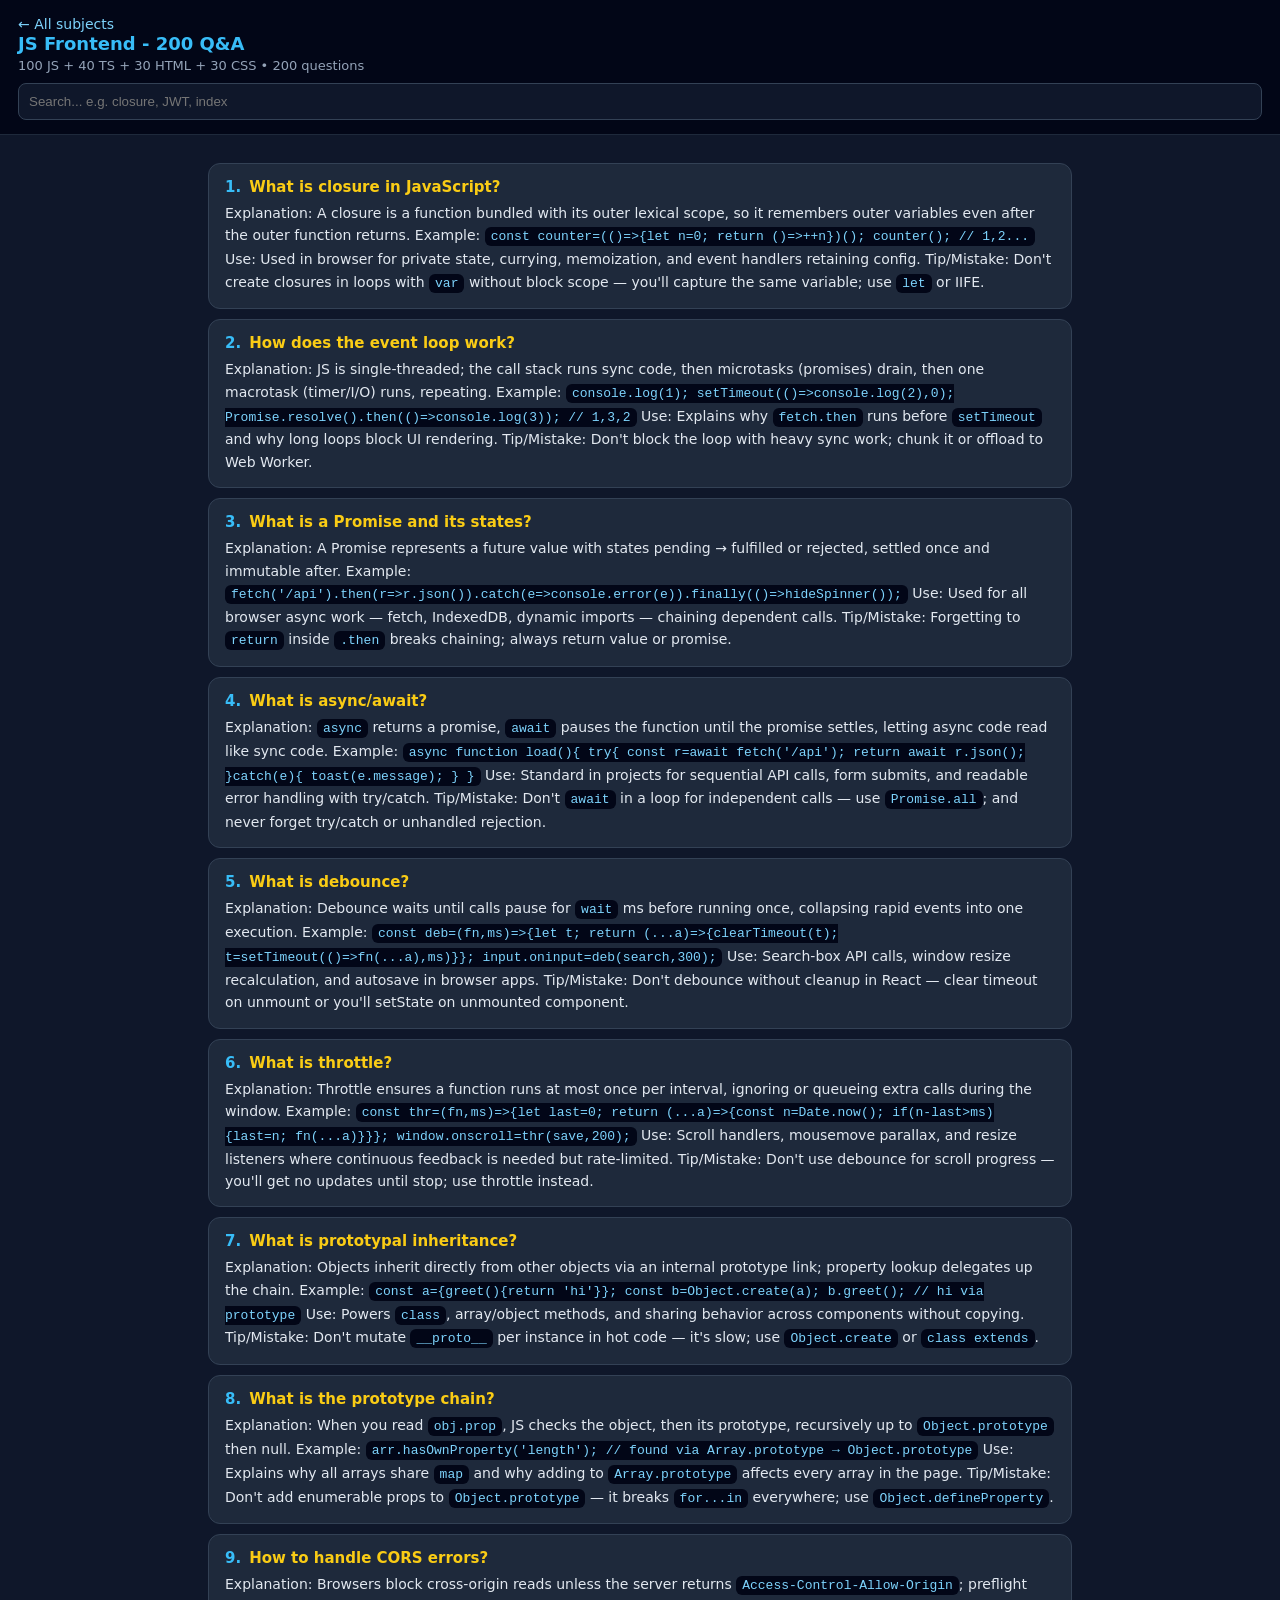
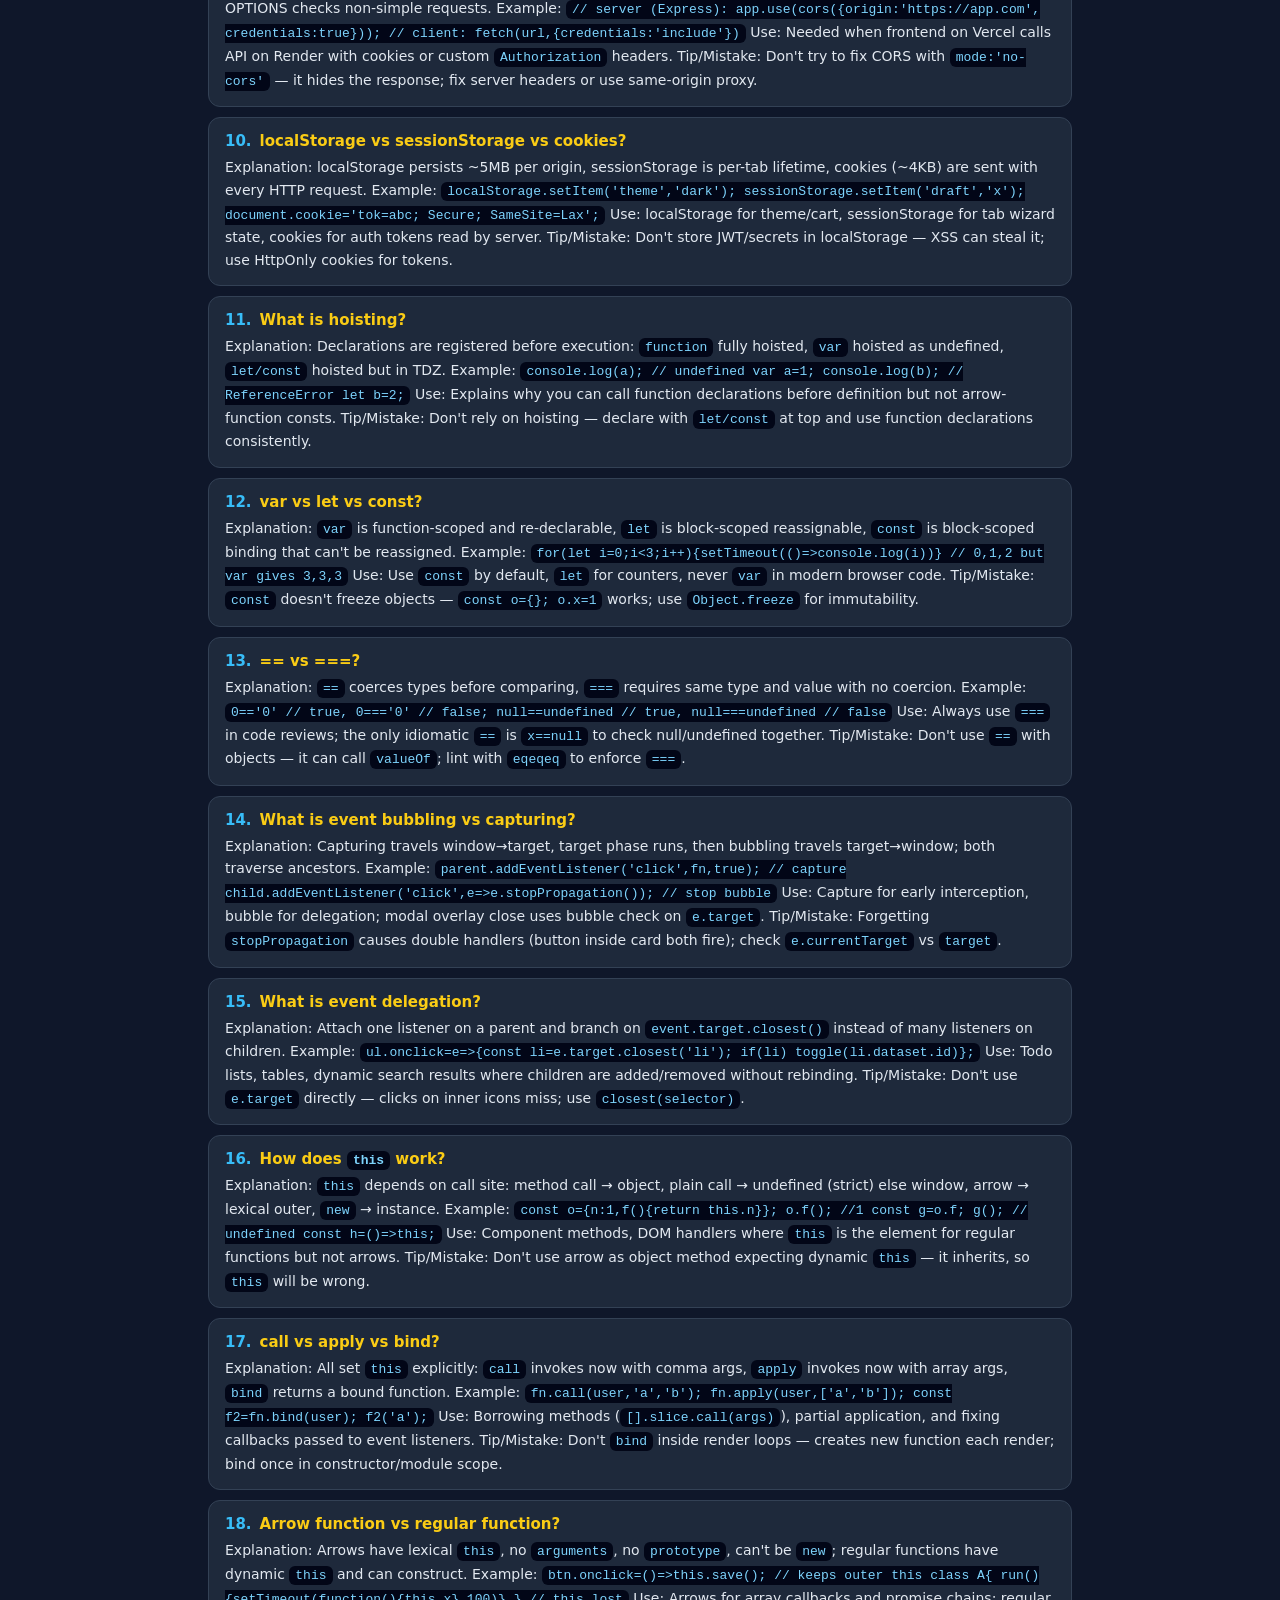
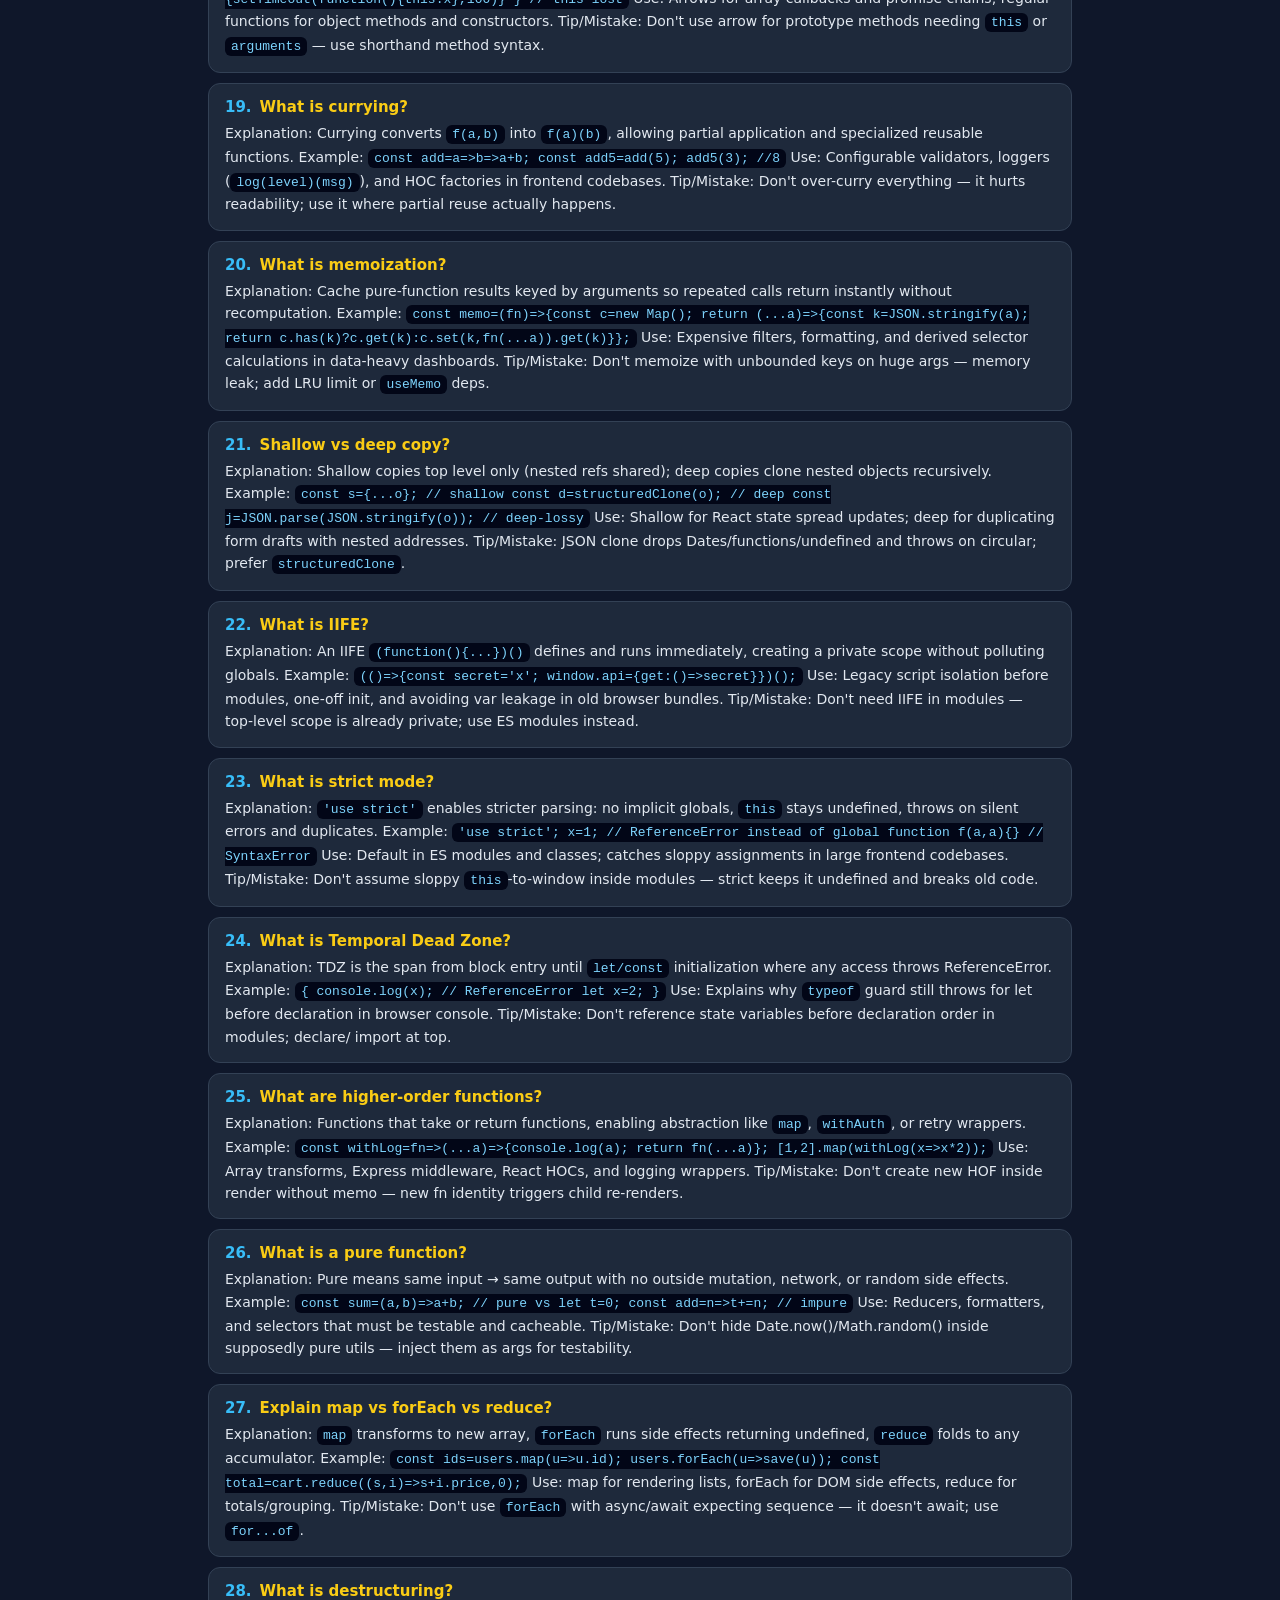
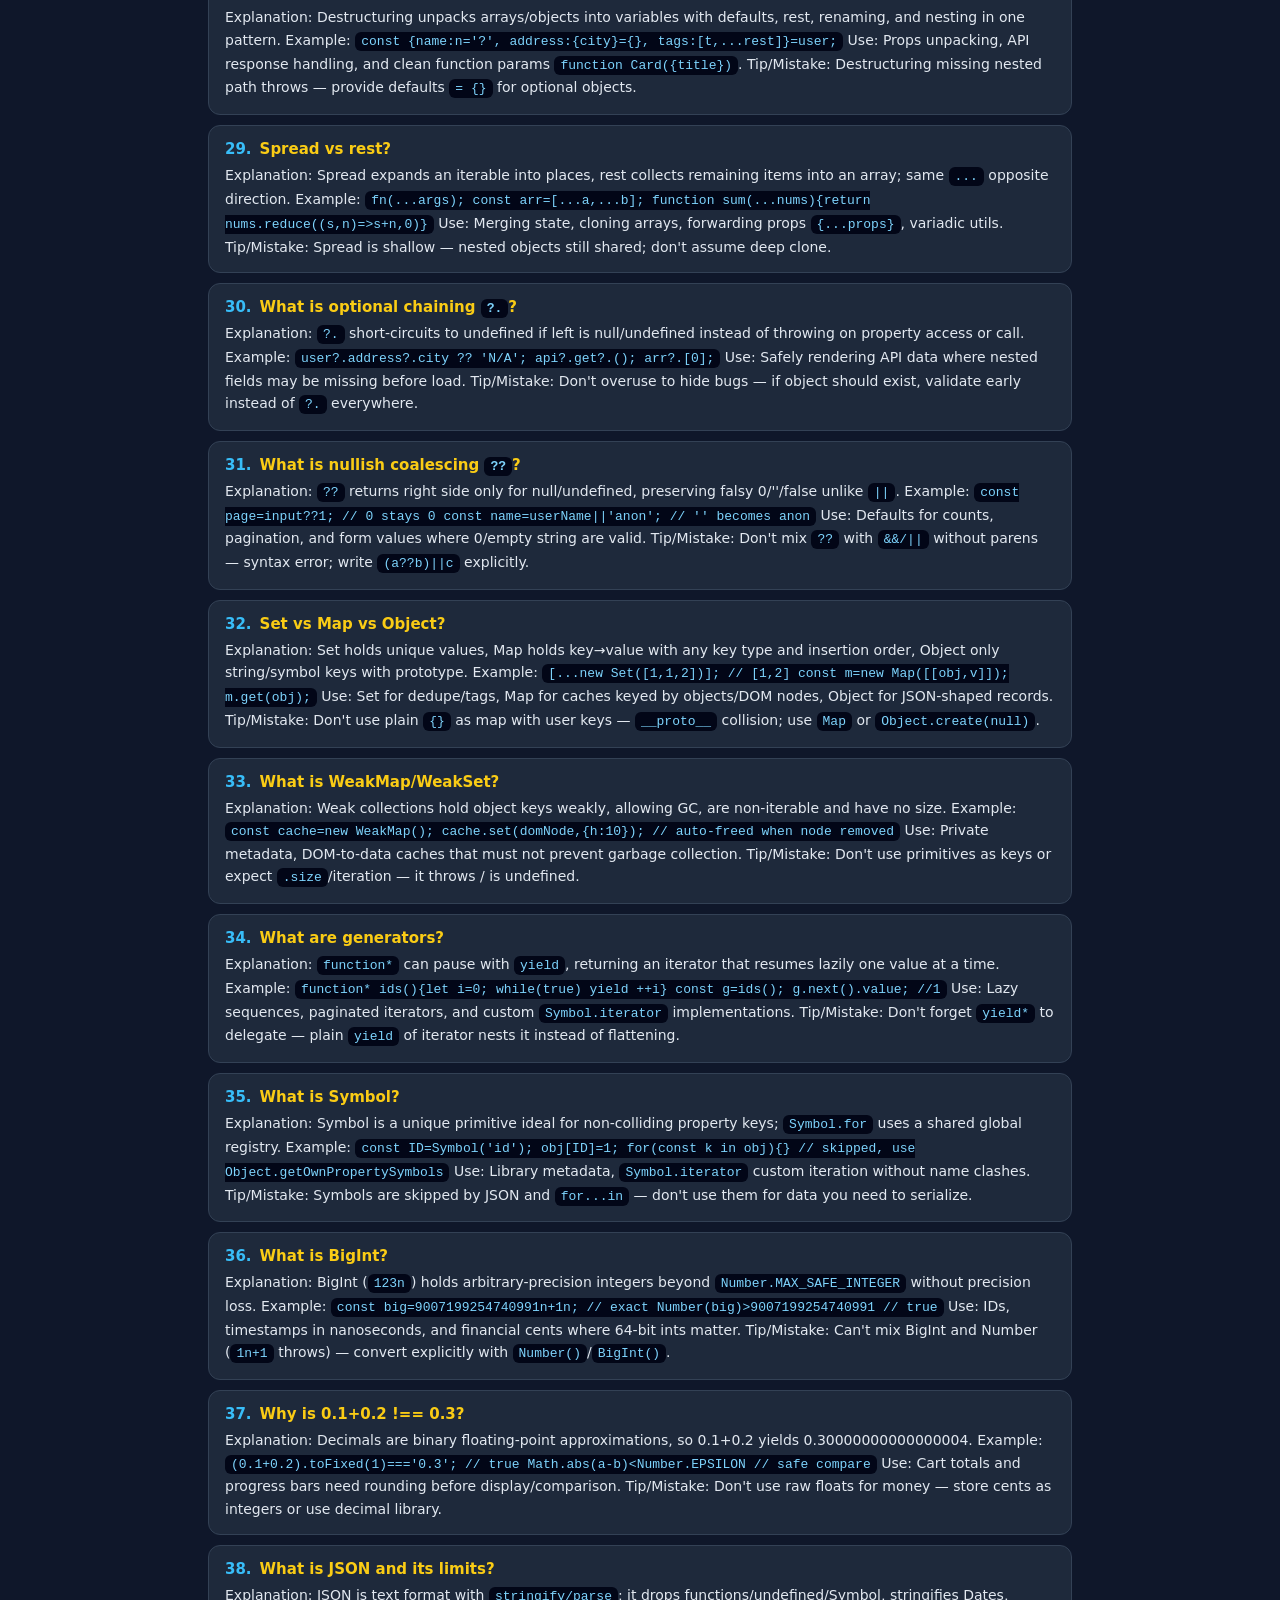
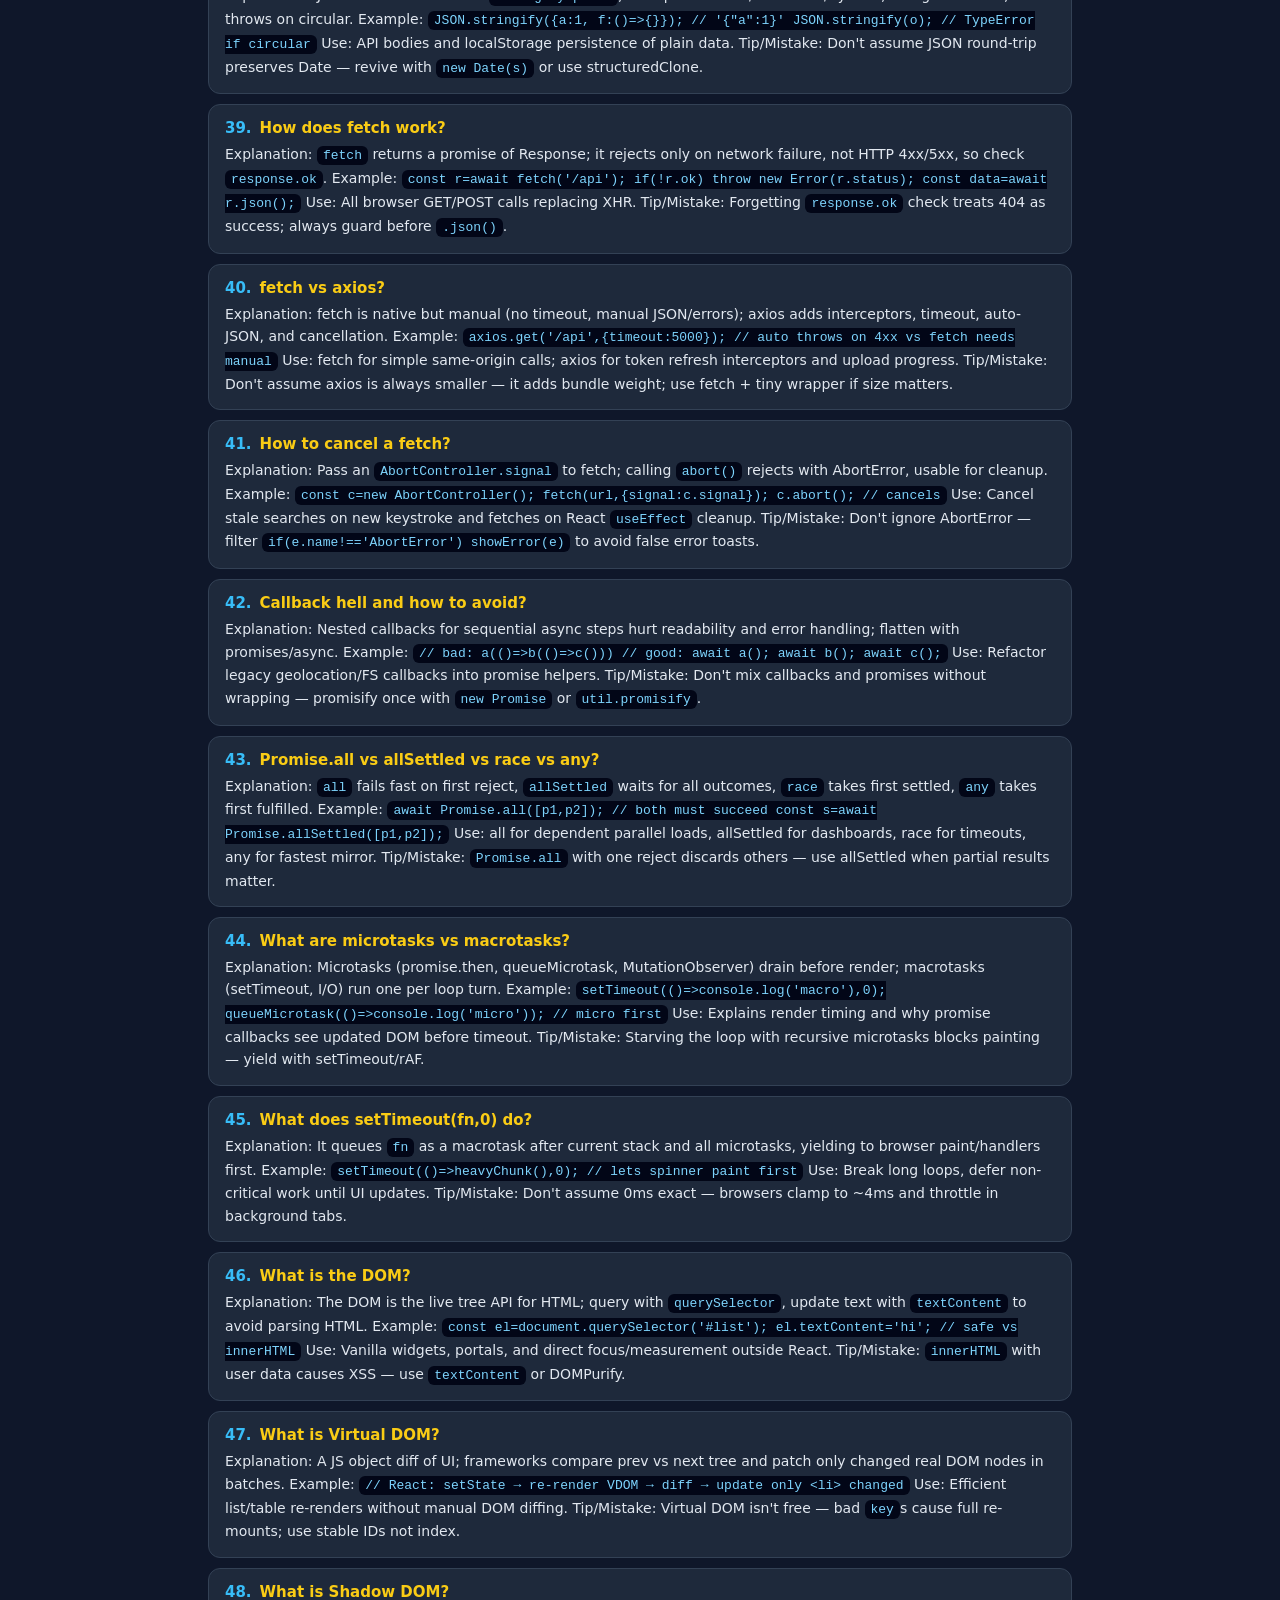
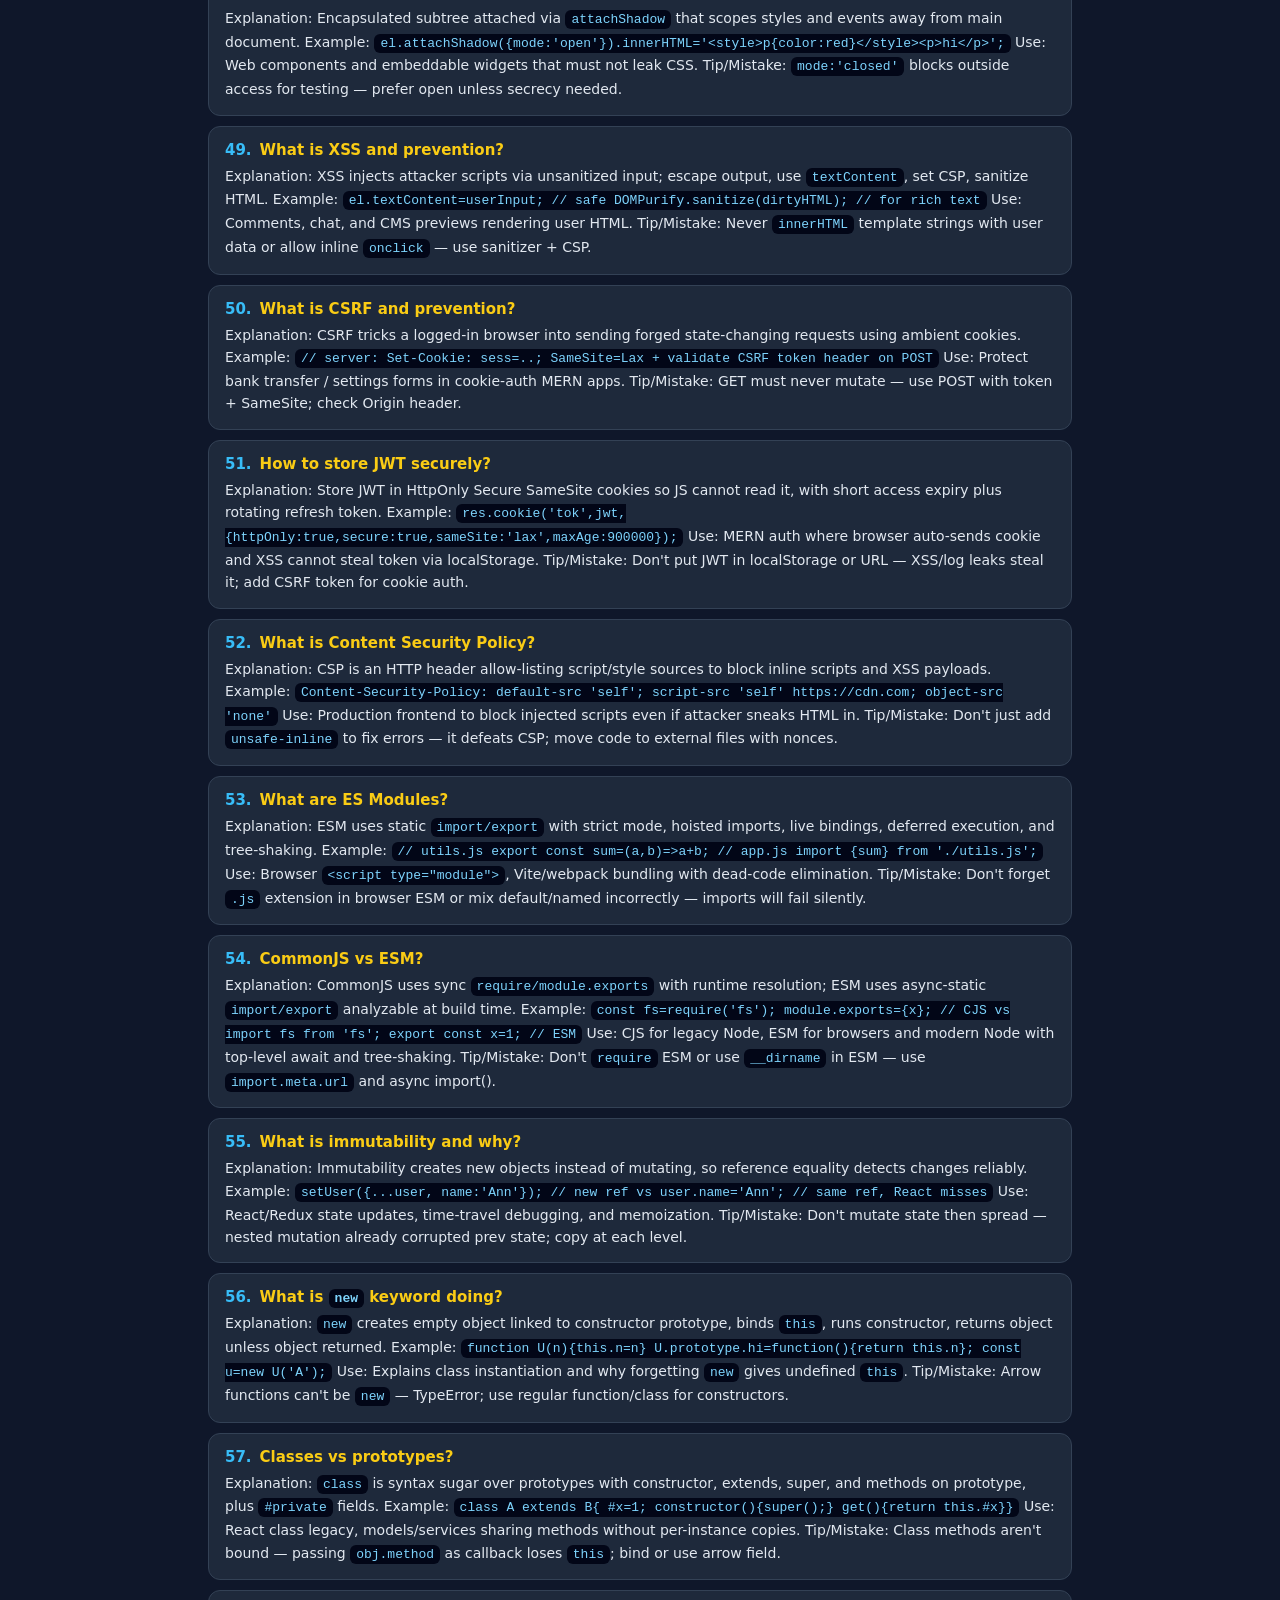
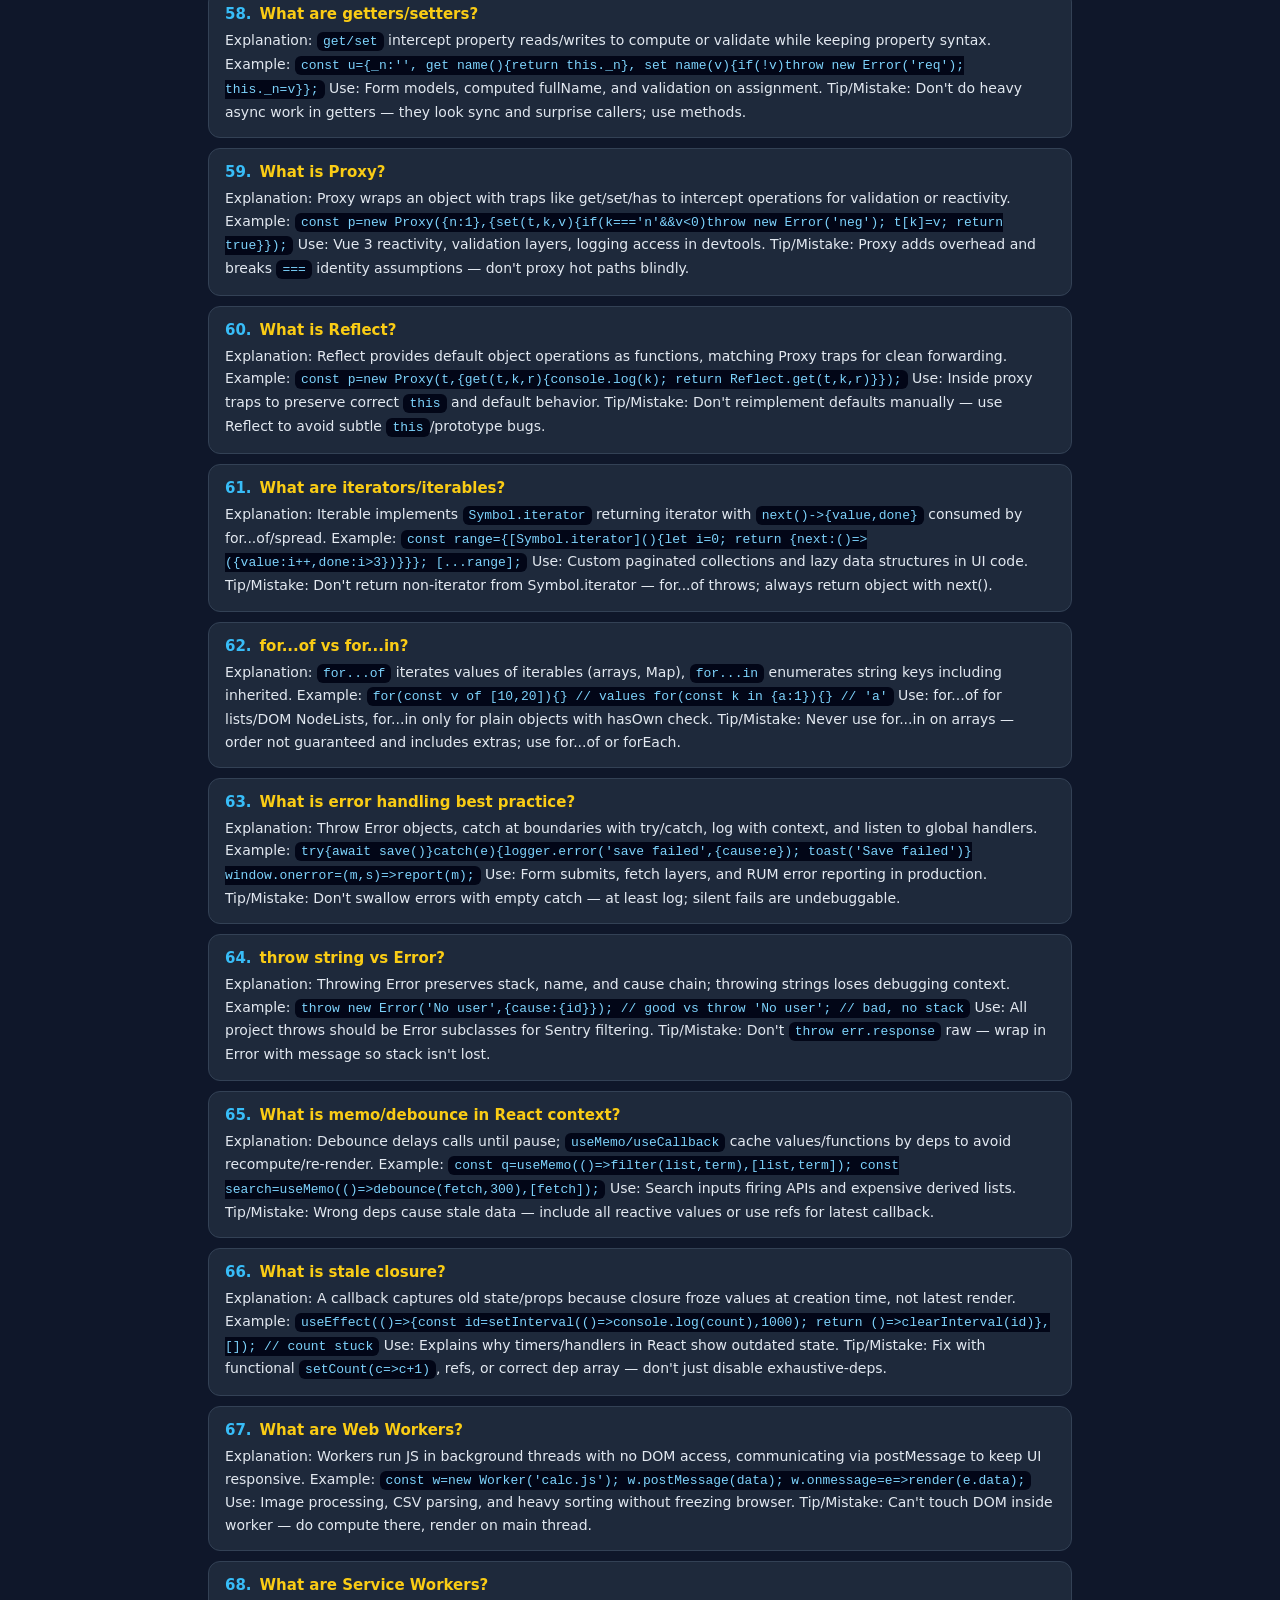
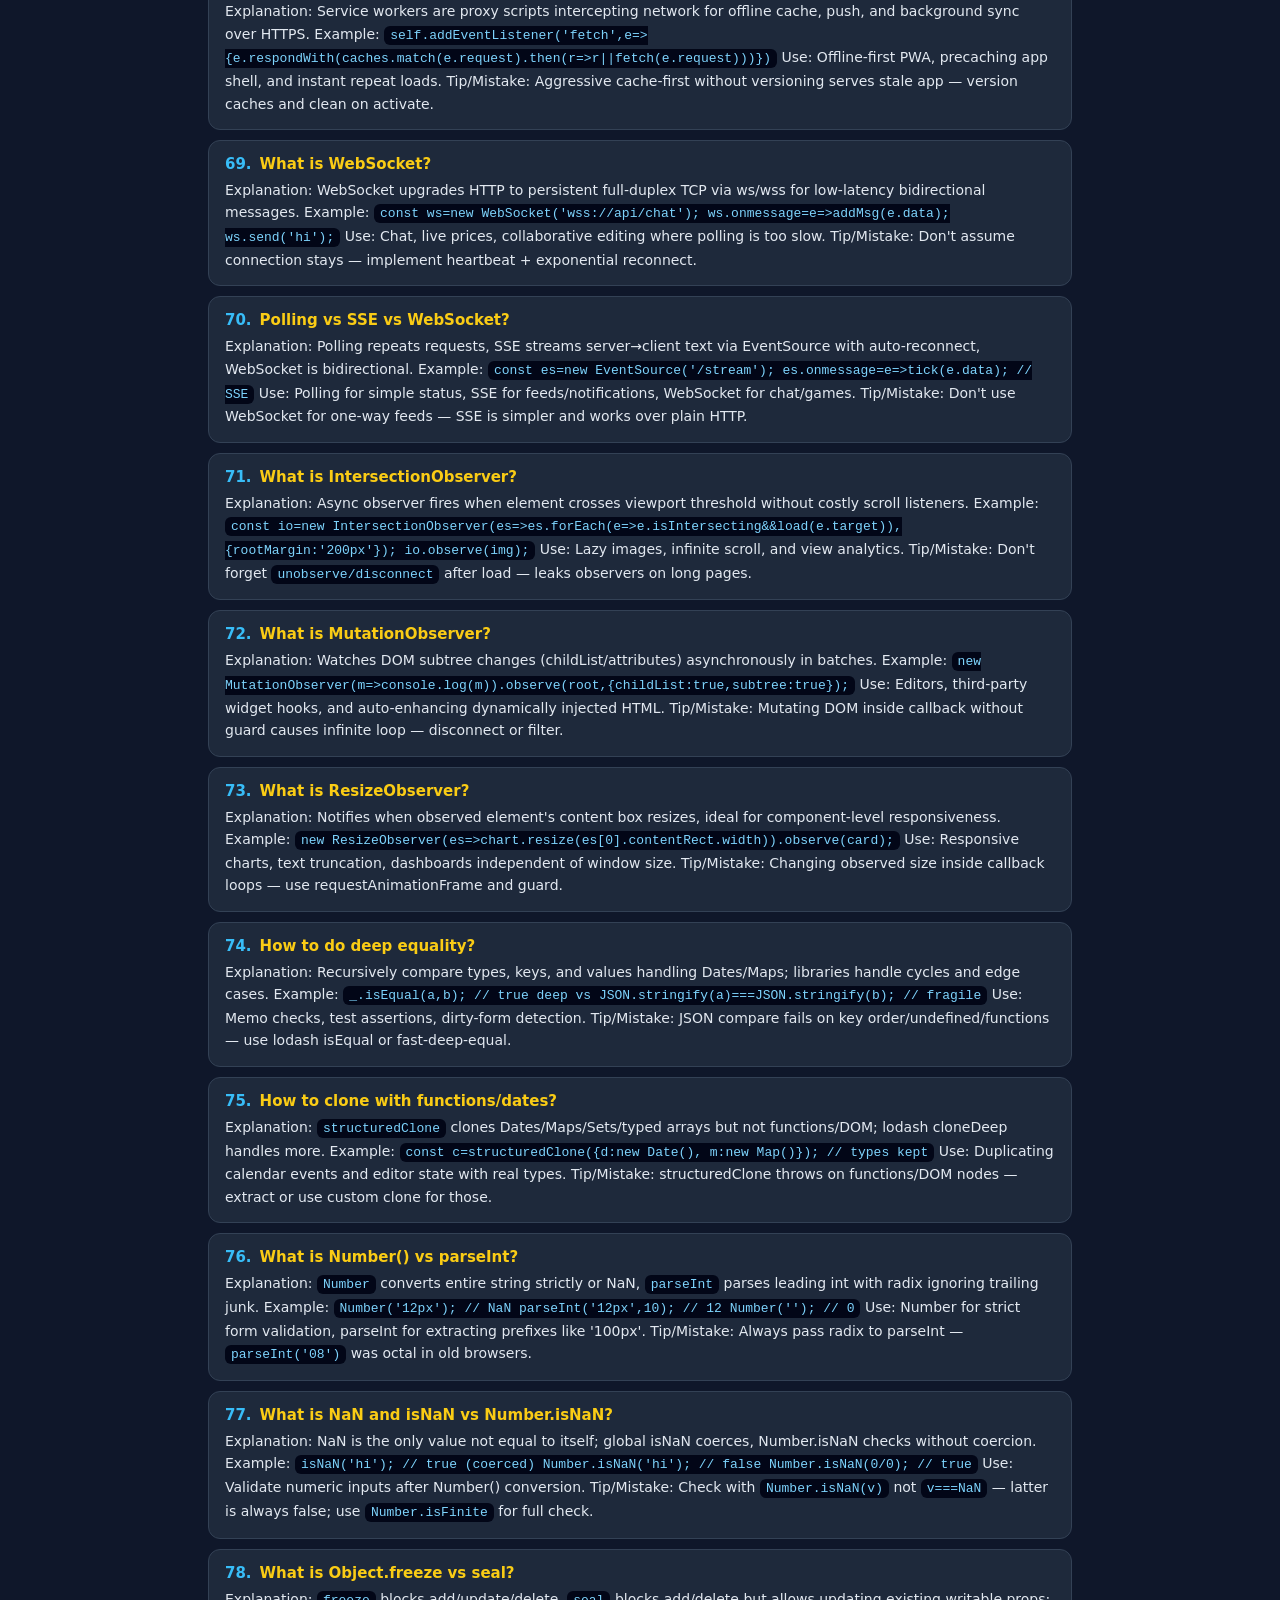
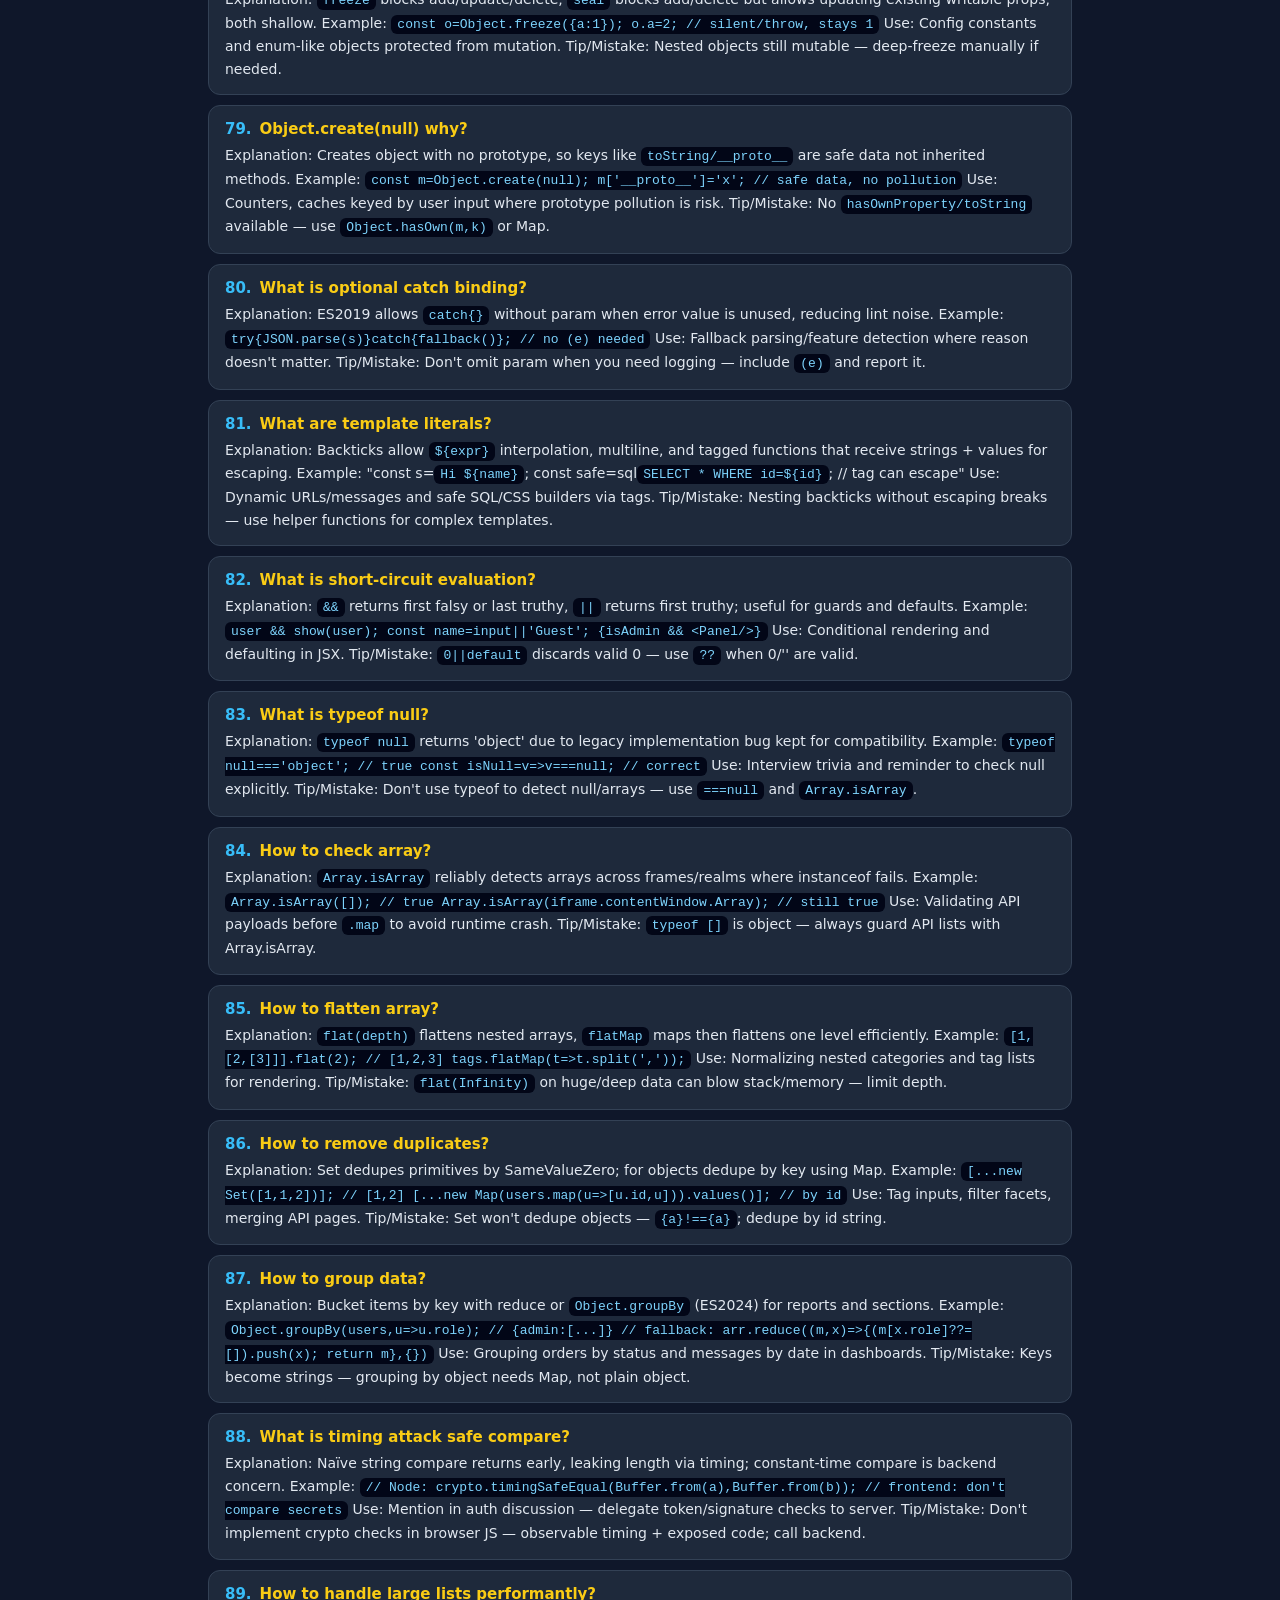
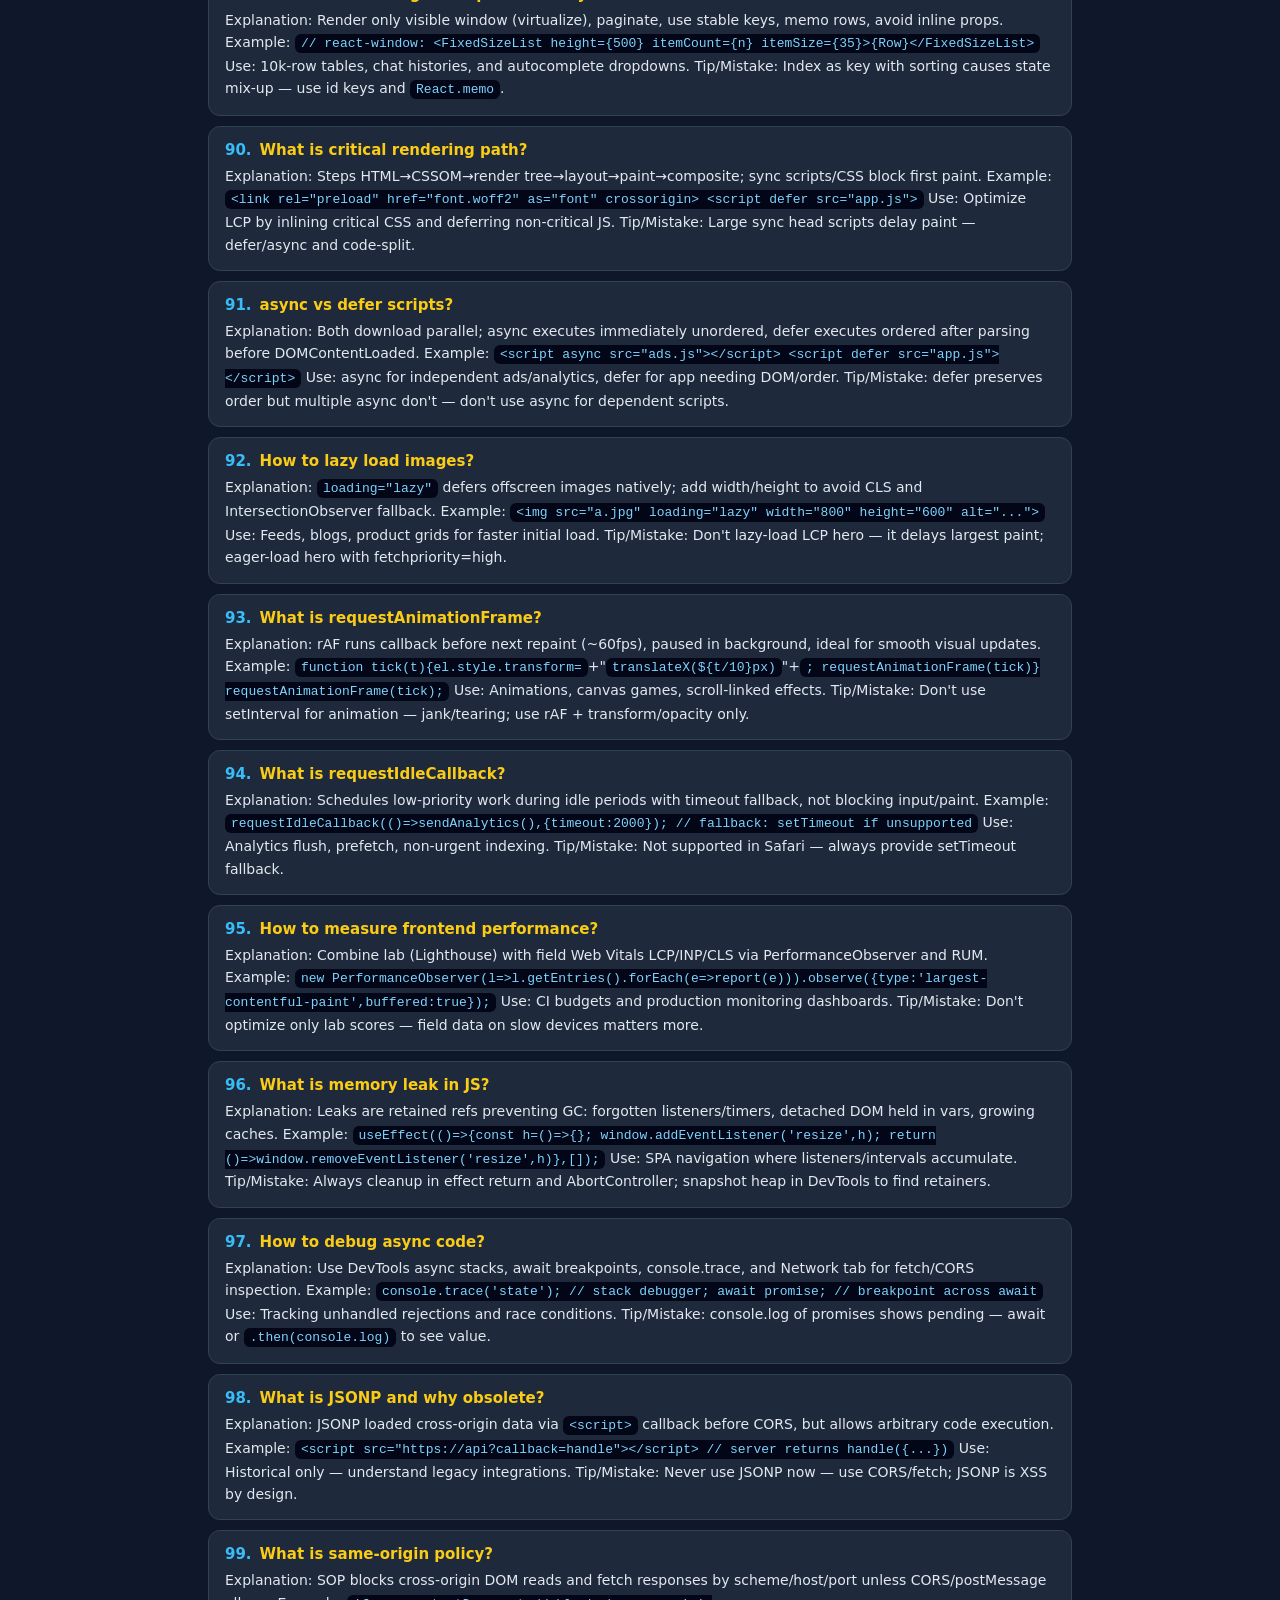
<file: mern-200/js-frontend/index.html>
<!DOCTYPE html><html lang="en"><head><meta charset="UTF-8"><meta name="viewport" content="width=device-width,initial-scale=1"><title>JS Frontend - 200 Q&amp;A</title><link rel="stylesheet" href="../style.css"></head><body><header><a class="back" href="../index.html">← All subjects</a><h1>JS Frontend - 200 Q&amp;A</h1><p>100 JS + 40 TS + 30 HTML + 30 CSS • 200 questions</p><div class="search"><input id="q" placeholder="Search... e.g. closure, JWT, index" oninput="filter()"></div></header><main id="list"><div class="card"><h3><span class="n">1.</span>What is closure in JavaScript?</h3><p>Explanation: A closure is a function bundled with its outer lexical scope, so it remembers outer variables even after the outer function returns. Example: <code>const counter=(()=&gt;{let n=0; return ()=&gt;++n})(); counter(); // 1,2...</code> Use: Used in browser for private state, currying, memoization, and event handlers retaining config. Tip/Mistake: Don&#x27;t create closures in loops with <code>var</code> without block scope — you&#x27;ll capture the same variable; use <code>let</code> or IIFE.</p></div>
<div class="card"><h3><span class="n">2.</span>How does the event loop work?</h3><p>Explanation: JS is single-threaded; the call stack runs sync code, then microtasks (promises) drain, then one macrotask (timer/I/O) runs, repeating. Example: <code>console.log(1); setTimeout(()=&gt;console.log(2),0); Promise.resolve().then(()=&gt;console.log(3)); // 1,3,2</code> Use: Explains why <code>fetch.then</code> runs before <code>setTimeout</code> and why long loops block UI rendering. Tip/Mistake: Don&#x27;t block the loop with heavy sync work; chunk it or offload to Web Worker.</p></div>
<div class="card"><h3><span class="n">3.</span>What is a Promise and its states?</h3><p>Explanation: A Promise represents a future value with states pending → fulfilled or rejected, settled once and immutable after. Example: <code>fetch(&#x27;/api&#x27;).then(r=&gt;r.json()).catch(e=&gt;console.error(e)).finally(()=&gt;hideSpinner());</code> Use: Used for all browser async work — fetch, IndexedDB, dynamic imports — chaining dependent calls. Tip/Mistake: Forgetting to <code>return</code> inside <code>.then</code> breaks chaining; always return value or promise.</p></div>
<div class="card"><h3><span class="n">4.</span>What is async/await?</h3><p>Explanation: <code>async</code> returns a promise, <code>await</code> pauses the function until the promise settles, letting async code read like sync code. Example: <code>async function load(){ try{ const r=await fetch(&#x27;/api&#x27;); return await r.json(); }catch(e){ toast(e.message); } }</code> Use: Standard in projects for sequential API calls, form submits, and readable error handling with try/catch. Tip/Mistake: Don&#x27;t <code>await</code> in a loop for independent calls — use <code>Promise.all</code>; and never forget try/catch or unhandled rejection.</p></div>
<div class="card"><h3><span class="n">5.</span>What is debounce?</h3><p>Explanation: Debounce waits until calls pause for <code>wait</code> ms before running once, collapsing rapid events into one execution. Example: <code>const deb=(fn,ms)=&gt;{let t; return (...a)=&gt;{clearTimeout(t); t=setTimeout(()=&gt;fn(...a),ms)}}; input.oninput=deb(search,300);</code> Use: Search-box API calls, window resize recalculation, and autosave in browser apps. Tip/Mistake: Don&#x27;t debounce without cleanup in React — clear timeout on unmount or you&#x27;ll setState on unmounted component.</p></div>
<div class="card"><h3><span class="n">6.</span>What is throttle?</h3><p>Explanation: Throttle ensures a function runs at most once per interval, ignoring or queueing extra calls during the window. Example: <code>const thr=(fn,ms)=&gt;{let last=0; return (...a)=&gt;{const n=Date.now(); if(n-last&gt;ms){last=n; fn(...a)}}}; window.onscroll=thr(save,200);</code> Use: Scroll handlers, mousemove parallax, and resize listeners where continuous feedback is needed but rate-limited. Tip/Mistake: Don&#x27;t use debounce for scroll progress — you&#x27;ll get no updates until stop; use throttle instead.</p></div>
<div class="card"><h3><span class="n">7.</span>What is prototypal inheritance?</h3><p>Explanation: Objects inherit directly from other objects via an internal prototype link; property lookup delegates up the chain. Example: <code>const a={greet(){return &#x27;hi&#x27;}}; const b=Object.create(a); b.greet(); // hi via prototype</code> Use: Powers <code>class</code>, array/object methods, and sharing behavior across components without copying. Tip/Mistake: Don&#x27;t mutate <code>__proto__</code> per instance in hot code — it&#x27;s slow; use <code>Object.create</code> or <code>class extends</code>.</p></div>
<div class="card"><h3><span class="n">8.</span>What is the prototype chain?</h3><p>Explanation: When you read <code>obj.prop</code>, JS checks the object, then its prototype, recursively up to <code>Object.prototype</code> then null. Example: <code>arr.hasOwnProperty(&#x27;length&#x27;); // found via Array.prototype → Object.prototype</code> Use: Explains why all arrays share <code>map</code> and why adding to <code>Array.prototype</code> affects every array in the page. Tip/Mistake: Don&#x27;t add enumerable props to <code>Object.prototype</code> — it breaks <code>for...in</code> everywhere; use <code>Object.defineProperty</code>.</p></div>
<div class="card"><h3><span class="n">9.</span>How to handle CORS errors?</h3><p>Explanation: Browsers block cross-origin reads unless the server returns <code>Access-Control-Allow-Origin</code>; preflight OPTIONS checks non-simple requests. Example: <code>// server (Express): app.use(cors({origin:&#x27;https://app.com&#x27;, credentials:true})); // client: fetch(url,{credentials:&#x27;include&#x27;})</code> Use: Needed when frontend on Vercel calls API on Render with cookies or custom <code>Authorization</code> headers. Tip/Mistake: Don&#x27;t try to fix CORS with <code>mode:&#x27;no-cors&#x27;</code> — it hides the response; fix server headers or use same-origin proxy.</p></div>
<div class="card"><h3><span class="n">10.</span>localStorage vs sessionStorage vs cookies?</h3><p>Explanation: localStorage persists ~5MB per origin, sessionStorage is per-tab lifetime, cookies (~4KB) are sent with every HTTP request. Example: <code>localStorage.setItem(&#x27;theme&#x27;,&#x27;dark&#x27;); sessionStorage.setItem(&#x27;draft&#x27;,&#x27;x&#x27;); document.cookie=&#x27;tok=abc; Secure; SameSite=Lax&#x27;;</code> Use: localStorage for theme/cart, sessionStorage for tab wizard state, cookies for auth tokens read by server. Tip/Mistake: Don&#x27;t store JWT/secrets in localStorage — XSS can steal it; use HttpOnly cookies for tokens.</p></div>
<div class="card"><h3><span class="n">11.</span>What is hoisting?</h3><p>Explanation: Declarations are registered before execution: <code>function</code> fully hoisted, <code>var</code> hoisted as undefined, <code>let/const</code> hoisted but in TDZ. Example: <code>console.log(a); // undefined var a=1; console.log(b); // ReferenceError let b=2;</code> Use: Explains why you can call function declarations before definition but not arrow-function consts. Tip/Mistake: Don&#x27;t rely on hoisting — declare with <code>let/const</code> at top and use function declarations consistently.</p></div>
<div class="card"><h3><span class="n">12.</span>var vs let vs const?</h3><p>Explanation: <code>var</code> is function-scoped and re-declarable, <code>let</code> is block-scoped reassignable, <code>const</code> is block-scoped binding that can&#x27;t be reassigned. Example: <code>for(let i=0;i&lt;3;i++){setTimeout(()=&gt;console.log(i))} // 0,1,2 but var gives 3,3,3</code> Use: Use <code>const</code> by default, <code>let</code> for counters, never <code>var</code> in modern browser code. Tip/Mistake: <code>const</code> doesn&#x27;t freeze objects — <code>const o={}; o.x=1</code> works; use <code>Object.freeze</code> for immutability.</p></div>
<div class="card"><h3><span class="n">13.</span>== vs ===?</h3><p>Explanation: <code>==</code> coerces types before comparing, <code>===</code> requires same type and value with no coercion. Example: <code>0==&#x27;0&#x27; // true, 0===&#x27;0&#x27; // false; null==undefined // true, null===undefined // false</code> Use: Always use <code>===</code> in code reviews; the only idiomatic <code>==</code> is <code>x==null</code> to check null/undefined together. Tip/Mistake: Don&#x27;t use <code>==</code> with objects — it can call <code>valueOf</code>; lint with <code>eqeqeq</code> to enforce <code>===</code>.</p></div>
<div class="card"><h3><span class="n">14.</span>What is event bubbling vs capturing?</h3><p>Explanation: Capturing travels window→target, target phase runs, then bubbling travels target→window; both traverse ancestors. Example: <code>parent.addEventListener(&#x27;click&#x27;,fn,true); // capture child.addEventListener(&#x27;click&#x27;,e=&gt;e.stopPropagation()); // stop bubble</code> Use: Capture for early interception, bubble for delegation; modal overlay close uses bubble check on <code>e.target</code>. Tip/Mistake: Forgetting <code>stopPropagation</code> causes double handlers (button inside card both fire); check <code>e.currentTarget</code> vs <code>target</code>.</p></div>
<div class="card"><h3><span class="n">15.</span>What is event delegation?</h3><p>Explanation: Attach one listener on a parent and branch on <code>event.target.closest()</code> instead of many listeners on children. Example: <code>ul.onclick=e=&gt;{const li=e.target.closest(&#x27;li&#x27;); if(li) toggle(li.dataset.id)};</code> Use: Todo lists, tables, dynamic search results where children are added/removed without rebinding. Tip/Mistake: Don&#x27;t use <code>e.target</code> directly — clicks on inner icons miss; use <code>closest(selector)</code>.</p></div>
<div class="card"><h3><span class="n">16.</span>How does <code>this</code> work?</h3><p>Explanation: <code>this</code> depends on call site: method call → object, plain call → undefined (strict) else window, arrow → lexical outer, <code>new</code> → instance. Example: <code>const o={n:1,f(){return this.n}}; o.f(); //1 const g=o.f; g(); // undefined const h=()=&gt;this;</code> Use: Component methods, DOM handlers where <code>this</code> is the element for regular functions but not arrows. Tip/Mistake: Don&#x27;t use arrow as object method expecting dynamic <code>this</code> — it inherits, so <code>this</code> will be wrong.</p></div>
<div class="card"><h3><span class="n">17.</span>call vs apply vs bind?</h3><p>Explanation: All set <code>this</code> explicitly: <code>call</code> invokes now with comma args, <code>apply</code> invokes now with array args, <code>bind</code> returns a bound function. Example: <code>fn.call(user,&#x27;a&#x27;,&#x27;b&#x27;); fn.apply(user,[&#x27;a&#x27;,&#x27;b&#x27;]); const f2=fn.bind(user); f2(&#x27;a&#x27;);</code> Use: Borrowing methods (<code>[].slice.call(args)</code>), partial application, and fixing callbacks passed to event listeners. Tip/Mistake: Don&#x27;t <code>bind</code> inside render loops — creates new function each render; bind once in constructor/module scope.</p></div>
<div class="card"><h3><span class="n">18.</span>Arrow function vs regular function?</h3><p>Explanation: Arrows have lexical <code>this</code>, no <code>arguments</code>, no <code>prototype</code>, can&#x27;t be <code>new</code>; regular functions have dynamic <code>this</code> and can construct. Example: <code>btn.onclick=()=&gt;this.save(); // keeps outer this class A{ run(){setTimeout(function(){this.x},100)} } // this lost</code> Use: Arrows for array callbacks and promise chains; regular functions for object methods and constructors. Tip/Mistake: Don&#x27;t use arrow for prototype methods needing <code>this</code> or <code>arguments</code> — use shorthand method syntax.</p></div>
<div class="card"><h3><span class="n">19.</span>What is currying?</h3><p>Explanation: Currying converts <code>f(a,b)</code> into <code>f(a)(b)</code>, allowing partial application and specialized reusable functions. Example: <code>const add=a=&gt;b=&gt;a+b; const add5=add(5); add5(3); //8</code> Use: Configurable validators, loggers (<code>log(level)(msg)</code>), and HOC factories in frontend codebases. Tip/Mistake: Don&#x27;t over-curry everything — it hurts readability; use it where partial reuse actually happens.</p></div>
<div class="card"><h3><span class="n">20.</span>What is memoization?</h3><p>Explanation: Cache pure-function results keyed by arguments so repeated calls return instantly without recomputation. Example: <code>const memo=(fn)=&gt;{const c=new Map(); return (...a)=&gt;{const k=JSON.stringify(a); return c.has(k)?c.get(k):c.set(k,fn(...a)).get(k)}};</code> Use: Expensive filters, formatting, and derived selector calculations in data-heavy dashboards. Tip/Mistake: Don&#x27;t memoize with unbounded keys on huge args — memory leak; add LRU limit or <code>useMemo</code> deps.</p></div>
<div class="card"><h3><span class="n">21.</span>Shallow vs deep copy?</h3><p>Explanation: Shallow copies top level only (nested refs shared); deep copies clone nested objects recursively. Example: <code>const s={...o}; // shallow const d=structuredClone(o); // deep const j=JSON.parse(JSON.stringify(o)); // deep-lossy</code> Use: Shallow for React state spread updates; deep for duplicating form drafts with nested addresses. Tip/Mistake: JSON clone drops Dates/functions/undefined and throws on circular; prefer <code>structuredClone</code>.</p></div>
<div class="card"><h3><span class="n">22.</span>What is IIFE?</h3><p>Explanation: An IIFE <code>(function(){...})()</code> defines and runs immediately, creating a private scope without polluting globals. Example: <code>(()=&gt;{const secret=&#x27;x&#x27;; window.api={get:()=&gt;secret}})();</code> Use: Legacy script isolation before modules, one-off init, and avoiding var leakage in old browser bundles. Tip/Mistake: Don&#x27;t need IIFE in modules — top-level scope is already private; use ES modules instead.</p></div>
<div class="card"><h3><span class="n">23.</span>What is strict mode?</h3><p>Explanation: <code>&#x27;use strict&#x27;</code> enables stricter parsing: no implicit globals, <code>this</code> stays undefined, throws on silent errors and duplicates. Example: <code>&#x27;use strict&#x27;; x=1; // ReferenceError instead of global function f(a,a){} // SyntaxError</code> Use: Default in ES modules and classes; catches sloppy assignments in large frontend codebases. Tip/Mistake: Don&#x27;t assume sloppy <code>this</code>-to-window inside modules — strict keeps it undefined and breaks old code.</p></div>
<div class="card"><h3><span class="n">24.</span>What is Temporal Dead Zone?</h3><p>Explanation: TDZ is the span from block entry until <code>let/const</code> initialization where any access throws ReferenceError. Example: <code>{ console.log(x); // ReferenceError let x=2; }</code> Use: Explains why <code>typeof</code> guard still throws for let before declaration in browser console. Tip/Mistake: Don&#x27;t reference state variables before declaration order in modules; declare/ import at top.</p></div>
<div class="card"><h3><span class="n">25.</span>What are higher-order functions?</h3><p>Explanation: Functions that take or return functions, enabling abstraction like <code>map</code>, <code>withAuth</code>, or retry wrappers. Example: <code>const withLog=fn=&gt;(...a)=&gt;{console.log(a); return fn(...a)}; [1,2].map(withLog(x=&gt;x*2));</code> Use: Array transforms, Express middleware, React HOCs, and logging wrappers. Tip/Mistake: Don&#x27;t create new HOF inside render without memo — new fn identity triggers child re-renders.</p></div>
<div class="card"><h3><span class="n">26.</span>What is a pure function?</h3><p>Explanation: Pure means same input → same output with no outside mutation, network, or random side effects. Example: <code>const sum=(a,b)=&gt;a+b; // pure vs let t=0; const add=n=&gt;t+=n; // impure</code> Use: Reducers, formatters, and selectors that must be testable and cacheable. Tip/Mistake: Don&#x27;t hide Date.now()/Math.random() inside supposedly pure utils — inject them as args for testability.</p></div>
<div class="card"><h3><span class="n">27.</span>Explain map vs forEach vs reduce?</h3><p>Explanation: <code>map</code> transforms to new array, <code>forEach</code> runs side effects returning undefined, <code>reduce</code> folds to any accumulator. Example: <code>const ids=users.map(u=&gt;u.id); users.forEach(u=&gt;save(u)); const total=cart.reduce((s,i)=&gt;s+i.price,0);</code> Use: map for rendering lists, forEach for DOM side effects, reduce for totals/grouping. Tip/Mistake: Don&#x27;t use <code>forEach</code> with async/await expecting sequence — it doesn&#x27;t await; use <code>for...of</code>.</p></div>
<div class="card"><h3><span class="n">28.</span>What is destructuring?</h3><p>Explanation: Destructuring unpacks arrays/objects into variables with defaults, rest, renaming, and nesting in one pattern. Example: <code>const {name:n=&#x27;?&#x27;, address:{city}={}, tags:[t,...rest]}=user;</code> Use: Props unpacking, API response handling, and clean function params <code>function Card({title})</code>. Tip/Mistake: Destructuring missing nested path throws — provide defaults <code>= {}</code> for optional objects.</p></div>
<div class="card"><h3><span class="n">29.</span>Spread vs rest?</h3><p>Explanation: Spread expands an iterable into places, rest collects remaining items into an array; same <code>...</code> opposite direction. Example: <code>fn(...args); const arr=[...a,...b]; function sum(...nums){return nums.reduce((s,n)=&gt;s+n,0)}</code> Use: Merging state, cloning arrays, forwarding props <code>{...props}</code>, variadic utils. Tip/Mistake: Spread is shallow — nested objects still shared; don&#x27;t assume deep clone.</p></div>
<div class="card"><h3><span class="n">30.</span>What is optional chaining <code>?.</code>?</h3><p>Explanation: <code>?.</code> short-circuits to undefined if left is null/undefined instead of throwing on property access or call. Example: <code>user?.address?.city ?? &#x27;N/A&#x27;; api?.get?.(); arr?.[0];</code> Use: Safely rendering API data where nested fields may be missing before load. Tip/Mistake: Don&#x27;t overuse to hide bugs — if object should exist, validate early instead of <code>?.</code> everywhere.</p></div>
<div class="card"><h3><span class="n">31.</span>What is nullish coalescing <code>??</code>?</h3><p>Explanation: <code>??</code> returns right side only for null/undefined, preserving falsy 0/&#x27;&#x27;/false unlike <code>||</code>. Example: <code>const page=input??1; // 0 stays 0 const name=userName||&#x27;anon&#x27;; // &#x27;&#x27; becomes anon</code> Use: Defaults for counts, pagination, and form values where 0/empty string are valid. Tip/Mistake: Don&#x27;t mix <code>??</code> with <code>&amp;&amp;/||</code> without parens — syntax error; write <code>(a??b)||c</code> explicitly.</p></div>
<div class="card"><h3><span class="n">32.</span>Set vs Map vs Object?</h3><p>Explanation: Set holds unique values, Map holds key→value with any key type and insertion order, Object only string/symbol keys with prototype. Example: <code>[...new Set([1,1,2])]; // [1,2] const m=new Map([[obj,v]]); m.get(obj);</code> Use: Set for dedupe/tags, Map for caches keyed by objects/DOM nodes, Object for JSON-shaped records. Tip/Mistake: Don&#x27;t use plain <code>{}</code> as map with user keys — <code>__proto__</code> collision; use <code>Map</code> or <code>Object.create(null)</code>.</p></div>
<div class="card"><h3><span class="n">33.</span>What is WeakMap/WeakSet?</h3><p>Explanation: Weak collections hold object keys weakly, allowing GC, are non-iterable and have no size. Example: <code>const cache=new WeakMap(); cache.set(domNode,{h:10}); // auto-freed when node removed</code> Use: Private metadata, DOM-to-data caches that must not prevent garbage collection. Tip/Mistake: Don&#x27;t use primitives as keys or expect <code>.size</code>/iteration — it throws / is undefined.</p></div>
<div class="card"><h3><span class="n">34.</span>What are generators?</h3><p>Explanation: <code>function*</code> can pause with <code>yield</code>, returning an iterator that resumes lazily one value at a time. Example: <code>function* ids(){let i=0; while(true) yield ++i} const g=ids(); g.next().value; //1</code> Use: Lazy sequences, paginated iterators, and custom <code>Symbol.iterator</code> implementations. Tip/Mistake: Don&#x27;t forget <code>yield*</code> to delegate — plain <code>yield</code> of iterator nests it instead of flattening.</p></div>
<div class="card"><h3><span class="n">35.</span>What is Symbol?</h3><p>Explanation: Symbol is a unique primitive ideal for non-colliding property keys; <code>Symbol.for</code> uses a shared global registry. Example: <code>const ID=Symbol(&#x27;id&#x27;); obj[ID]=1; for(const k in obj){} // skipped, use Object.getOwnPropertySymbols</code> Use: Library metadata, <code>Symbol.iterator</code> custom iteration without name clashes. Tip/Mistake: Symbols are skipped by JSON and <code>for...in</code> — don&#x27;t use them for data you need to serialize.</p></div>
<div class="card"><h3><span class="n">36.</span>What is BigInt?</h3><p>Explanation: BigInt (<code>123n</code>) holds arbitrary-precision integers beyond <code>Number.MAX_SAFE_INTEGER</code> without precision loss. Example: <code>const big=9007199254740991n+1n; // exact Number(big)&gt;9007199254740991 // true</code> Use: IDs, timestamps in nanoseconds, and financial cents where 64-bit ints matter. Tip/Mistake: Can&#x27;t mix BigInt and Number (<code>1n+1</code> throws) — convert explicitly with <code>Number()</code>/<code>BigInt()</code>.</p></div>
<div class="card"><h3><span class="n">37.</span>Why is 0.1+0.2 !== 0.3?</h3><p>Explanation: Decimals are binary floating-point approximations, so 0.1+0.2 yields 0.30000000000000004. Example: <code>(0.1+0.2).toFixed(1)===&#x27;0.3&#x27;; // true Math.abs(a-b)&lt;Number.EPSILON // safe compare</code> Use: Cart totals and progress bars need rounding before display/comparison. Tip/Mistake: Don&#x27;t use raw floats for money — store cents as integers or use decimal library.</p></div>
<div class="card"><h3><span class="n">38.</span>What is JSON and its limits?</h3><p>Explanation: JSON is text format with <code>stringify/parse</code>; it drops functions/undefined/Symbol, stringifies Dates, throws on circular. Example: <code>JSON.stringify({a:1, f:()=&gt;{}}); // &#x27;{&quot;a&quot;:1}&#x27; JSON.stringify(o); // TypeError if circular</code> Use: API bodies and localStorage persistence of plain data. Tip/Mistake: Don&#x27;t assume JSON round-trip preserves Date — revive with <code>new Date(s)</code> or use structuredClone.</p></div>
<div class="card"><h3><span class="n">39.</span>How does fetch work?</h3><p>Explanation: <code>fetch</code> returns a promise of Response; it rejects only on network failure, not HTTP 4xx/5xx, so check <code>response.ok</code>. Example: <code>const r=await fetch(&#x27;/api&#x27;); if(!r.ok) throw new Error(r.status); const data=await r.json();</code> Use: All browser GET/POST calls replacing XHR. Tip/Mistake: Forgetting <code>response.ok</code> check treats 404 as success; always guard before <code>.json()</code>.</p></div>
<div class="card"><h3><span class="n">40.</span>fetch vs axios?</h3><p>Explanation: fetch is native but manual (no timeout, manual JSON/errors); axios adds interceptors, timeout, auto-JSON, and cancellation. Example: <code>axios.get(&#x27;/api&#x27;,{timeout:5000}); // auto throws on 4xx vs fetch needs manual</code> Use: fetch for simple same-origin calls; axios for token refresh interceptors and upload progress. Tip/Mistake: Don&#x27;t assume axios is always smaller — it adds bundle weight; use fetch + tiny wrapper if size matters.</p></div>
<div class="card"><h3><span class="n">41.</span>How to cancel a fetch?</h3><p>Explanation: Pass an <code>AbortController.signal</code> to fetch; calling <code>abort()</code> rejects with AbortError, usable for cleanup. Example: <code>const c=new AbortController(); fetch(url,{signal:c.signal}); c.abort(); // cancels</code> Use: Cancel stale searches on new keystroke and fetches on React <code>useEffect</code> cleanup. Tip/Mistake: Don&#x27;t ignore AbortError — filter <code>if(e.name!==&#x27;AbortError&#x27;) showError(e)</code> to avoid false error toasts.</p></div>
<div class="card"><h3><span class="n">42.</span>Callback hell and how to avoid?</h3><p>Explanation: Nested callbacks for sequential async steps hurt readability and error handling; flatten with promises/async. Example: <code>// bad: a(()=&gt;b(()=&gt;c())) // good: await a(); await b(); await c();</code> Use: Refactor legacy geolocation/FS callbacks into promise helpers. Tip/Mistake: Don&#x27;t mix callbacks and promises without wrapping — promisify once with <code>new Promise</code> or <code>util.promisify</code>.</p></div>
<div class="card"><h3><span class="n">43.</span>Promise.all vs allSettled vs race vs any?</h3><p>Explanation: <code>all</code> fails fast on first reject, <code>allSettled</code> waits for all outcomes, <code>race</code> takes first settled, <code>any</code> takes first fulfilled. Example: <code>await Promise.all([p1,p2]); // both must succeed const s=await Promise.allSettled([p1,p2]);</code> Use: all for dependent parallel loads, allSettled for dashboards, race for timeouts, any for fastest mirror. Tip/Mistake: <code>Promise.all</code> with one reject discards others — use allSettled when partial results matter.</p></div>
<div class="card"><h3><span class="n">44.</span>What are microtasks vs macrotasks?</h3><p>Explanation: Microtasks (promise.then, queueMicrotask, MutationObserver) drain before render; macrotasks (setTimeout, I/O) run one per loop turn. Example: <code>setTimeout(()=&gt;console.log(&#x27;macro&#x27;),0); queueMicrotask(()=&gt;console.log(&#x27;micro&#x27;)); // micro first</code> Use: Explains render timing and why promise callbacks see updated DOM before timeout. Tip/Mistake: Starving the loop with recursive microtasks blocks painting — yield with setTimeout/rAF.</p></div>
<div class="card"><h3><span class="n">45.</span>What does setTimeout(fn,0) do?</h3><p>Explanation: It queues <code>fn</code> as a macrotask after current stack and all microtasks, yielding to browser paint/handlers first. Example: <code>setTimeout(()=&gt;heavyChunk(),0); // lets spinner paint first</code> Use: Break long loops, defer non-critical work until UI updates. Tip/Mistake: Don&#x27;t assume 0ms exact — browsers clamp to ~4ms and throttle in background tabs.</p></div>
<div class="card"><h3><span class="n">46.</span>What is the DOM?</h3><p>Explanation: The DOM is the live tree API for HTML; query with <code>querySelector</code>, update text with <code>textContent</code> to avoid parsing HTML. Example: <code>const el=document.querySelector(&#x27;#list&#x27;); el.textContent=&#x27;hi&#x27;; // safe vs innerHTML</code> Use: Vanilla widgets, portals, and direct focus/measurement outside React. Tip/Mistake: <code>innerHTML</code> with user data causes XSS — use <code>textContent</code> or DOMPurify.</p></div>
<div class="card"><h3><span class="n">47.</span>What is Virtual DOM?</h3><p>Explanation: A JS object diff of UI; frameworks compare prev vs next tree and patch only changed real DOM nodes in batches. Example: <code>// React: setState → re-render VDOM → diff → update only &lt;li&gt; changed</code> Use: Efficient list/table re-renders without manual DOM diffing. Tip/Mistake: Virtual DOM isn&#x27;t free — bad <code>key</code>s cause full re-mounts; use stable IDs not index.</p></div>
<div class="card"><h3><span class="n">48.</span>What is Shadow DOM?</h3><p>Explanation: Encapsulated subtree attached via <code>attachShadow</code> that scopes styles and events away from main document. Example: <code>el.attachShadow({mode:&#x27;open&#x27;}).innerHTML=&#x27;&lt;style&gt;p{color:red}&lt;/style&gt;&lt;p&gt;hi&lt;/p&gt;&#x27;;</code> Use: Web components and embeddable widgets that must not leak CSS. Tip/Mistake: <code>mode:&#x27;closed&#x27;</code> blocks outside access for testing — prefer open unless secrecy needed.</p></div>
<div class="card"><h3><span class="n">49.</span>What is XSS and prevention?</h3><p>Explanation: XSS injects attacker scripts via unsanitized input; escape output, use <code>textContent</code>, set CSP, sanitize HTML. Example: <code>el.textContent=userInput; // safe DOMPurify.sanitize(dirtyHTML); // for rich text</code> Use: Comments, chat, and CMS previews rendering user HTML. Tip/Mistake: Never <code>innerHTML</code> template strings with user data or allow inline <code>onclick</code> — use sanitizer + CSP.</p></div>
<div class="card"><h3><span class="n">50.</span>What is CSRF and prevention?</h3><p>Explanation: CSRF tricks a logged-in browser into sending forged state-changing requests using ambient cookies. Example: <code>// server: Set-Cookie: sess=..; SameSite=Lax + validate CSRF token header on POST</code> Use: Protect bank transfer / settings forms in cookie-auth MERN apps. Tip/Mistake: GET must never mutate — use POST with token + SameSite; check Origin header.</p></div>
<div class="card"><h3><span class="n">51.</span>How to store JWT securely?</h3><p>Explanation: Store JWT in HttpOnly Secure SameSite cookies so JS cannot read it, with short access expiry plus rotating refresh token. Example: <code>res.cookie(&#x27;tok&#x27;,jwt,{httpOnly:true,secure:true,sameSite:&#x27;lax&#x27;,maxAge:900000});</code> Use: MERN auth where browser auto-sends cookie and XSS cannot steal token via localStorage. Tip/Mistake: Don&#x27;t put JWT in localStorage or URL — XSS/log leaks steal it; add CSRF token for cookie auth.</p></div>
<div class="card"><h3><span class="n">52.</span>What is Content Security Policy?</h3><p>Explanation: CSP is an HTTP header allow-listing script/style sources to block inline scripts and XSS payloads. Example: <code>Content-Security-Policy: default-src &#x27;self&#x27;; script-src &#x27;self&#x27; https://cdn.com; object-src &#x27;none&#x27;</code> Use: Production frontend to block injected scripts even if attacker sneaks HTML in. Tip/Mistake: Don&#x27;t just add <code>unsafe-inline</code> to fix errors — it defeats CSP; move code to external files with nonces.</p></div>
<div class="card"><h3><span class="n">53.</span>What are ES Modules?</h3><p>Explanation: ESM uses static <code>import/export</code> with strict mode, hoisted imports, live bindings, deferred execution, and tree-shaking. Example: <code>// utils.js export const sum=(a,b)=&gt;a+b; // app.js import {sum} from &#x27;./utils.js&#x27;;</code> Use: Browser <code>&lt;script type=&quot;module&quot;&gt;</code>, Vite/webpack bundling with dead-code elimination. Tip/Mistake: Don&#x27;t forget <code>.js</code> extension in browser ESM or mix default/named incorrectly — imports will fail silently.</p></div>
<div class="card"><h3><span class="n">54.</span>CommonJS vs ESM?</h3><p>Explanation: CommonJS uses sync <code>require/module.exports</code> with runtime resolution; ESM uses async-static <code>import/export</code> analyzable at build time. Example: <code>const fs=require(&#x27;fs&#x27;); module.exports={x}; // CJS vs import fs from &#x27;fs&#x27;; export const x=1; // ESM</code> Use: CJS for legacy Node, ESM for browsers and modern Node with top-level await and tree-shaking. Tip/Mistake: Don&#x27;t <code>require</code> ESM or use <code>__dirname</code> in ESM — use <code>import.meta.url</code> and async import().</p></div>
<div class="card"><h3><span class="n">55.</span>What is immutability and why?</h3><p>Explanation: Immutability creates new objects instead of mutating, so reference equality detects changes reliably. Example: <code>setUser({...user, name:&#x27;Ann&#x27;}); // new ref vs user.name=&#x27;Ann&#x27;; // same ref, React misses</code> Use: React/Redux state updates, time-travel debugging, and memoization. Tip/Mistake: Don&#x27;t mutate state then spread — nested mutation already corrupted prev state; copy at each level.</p></div>
<div class="card"><h3><span class="n">56.</span>What is <code>new</code> keyword doing?</h3><p>Explanation: <code>new</code> creates empty object linked to constructor prototype, binds <code>this</code>, runs constructor, returns object unless object returned. Example: <code>function U(n){this.n=n} U.prototype.hi=function(){return this.n}; const u=new U(&#x27;A&#x27;);</code> Use: Explains class instantiation and why forgetting <code>new</code> gives undefined <code>this</code>. Tip/Mistake: Arrow functions can&#x27;t be <code>new</code> — TypeError; use regular function/class for constructors.</p></div>
<div class="card"><h3><span class="n">57.</span>Classes vs prototypes?</h3><p>Explanation: <code>class</code> is syntax sugar over prototypes with constructor, extends, super, and methods on prototype, plus <code>#private</code> fields. Example: <code>class A extends B{ #x=1; constructor(){super();} get(){return this.#x}}</code> Use: React class legacy, models/services sharing methods without per-instance copies. Tip/Mistake: Class methods aren&#x27;t bound — passing <code>obj.method</code> as callback loses <code>this</code>; bind or use arrow field.</p></div>
<div class="card"><h3><span class="n">58.</span>What are getters/setters?</h3><p>Explanation: <code>get/set</code> intercept property reads/writes to compute or validate while keeping property syntax. Example: <code>const u={_n:&#x27;&#x27;, get name(){return this._n}, set name(v){if(!v)throw new Error(&#x27;req&#x27;); this._n=v}};</code> Use: Form models, computed fullName, and validation on assignment. Tip/Mistake: Don&#x27;t do heavy async work in getters — they look sync and surprise callers; use methods.</p></div>
<div class="card"><h3><span class="n">59.</span>What is Proxy?</h3><p>Explanation: Proxy wraps an object with traps like get/set/has to intercept operations for validation or reactivity. Example: <code>const p=new Proxy({n:1},{set(t,k,v){if(k===&#x27;n&#x27;&amp;&amp;v&lt;0)throw new Error(&#x27;neg&#x27;); t[k]=v; return true}});</code> Use: Vue 3 reactivity, validation layers, logging access in devtools. Tip/Mistake: Proxy adds overhead and breaks <code>===</code> identity assumptions — don&#x27;t proxy hot paths blindly.</p></div>
<div class="card"><h3><span class="n">60.</span>What is Reflect?</h3><p>Explanation: Reflect provides default object operations as functions, matching Proxy traps for clean forwarding. Example: <code>const p=new Proxy(t,{get(t,k,r){console.log(k); return Reflect.get(t,k,r)}});</code> Use: Inside proxy traps to preserve correct <code>this</code> and default behavior. Tip/Mistake: Don&#x27;t reimplement defaults manually — use Reflect to avoid subtle <code>this</code>/prototype bugs.</p></div>
<div class="card"><h3><span class="n">61.</span>What are iterators/iterables?</h3><p>Explanation: Iterable implements <code>Symbol.iterator</code> returning iterator with <code>next()-&gt;{value,done}</code> consumed by for...of/spread. Example: <code>const range={[Symbol.iterator](){let i=0; return {next:()=&gt;({value:i++,done:i&gt;3})}}}; [...range];</code> Use: Custom paginated collections and lazy data structures in UI code. Tip/Mistake: Don&#x27;t return non-iterator from Symbol.iterator — for...of throws; always return object with next().</p></div>
<div class="card"><h3><span class="n">62.</span>for...of vs for...in?</h3><p>Explanation: <code>for...of</code> iterates values of iterables (arrays, Map), <code>for...in</code> enumerates string keys including inherited. Example: <code>for(const v of [10,20]){} // values for(const k in {a:1}){} // &#x27;a&#x27;</code> Use: for...of for lists/DOM NodeLists, for...in only for plain objects with hasOwn check. Tip/Mistake: Never use for...in on arrays — order not guaranteed and includes extras; use for...of or forEach.</p></div>
<div class="card"><h3><span class="n">63.</span>What is error handling best practice?</h3><p>Explanation: Throw Error objects, catch at boundaries with try/catch, log with context, and listen to global handlers. Example: <code>try{await save()}catch(e){logger.error(&#x27;save failed&#x27;,{cause:e}); toast(&#x27;Save failed&#x27;)} window.onerror=(m,s)=&gt;report(m);</code> Use: Form submits, fetch layers, and RUM error reporting in production. Tip/Mistake: Don&#x27;t swallow errors with empty catch — at least log; silent fails are undebuggable.</p></div>
<div class="card"><h3><span class="n">64.</span>throw string vs Error?</h3><p>Explanation: Throwing Error preserves stack, name, and cause chain; throwing strings loses debugging context. Example: <code>throw new Error(&#x27;No user&#x27;,{cause:{id}}); // good vs throw &#x27;No user&#x27;; // bad, no stack</code> Use: All project throws should be Error subclasses for Sentry filtering. Tip/Mistake: Don&#x27;t <code>throw err.response</code> raw — wrap in Error with message so stack isn&#x27;t lost.</p></div>
<div class="card"><h3><span class="n">65.</span>What is memo/debounce in React context?</h3><p>Explanation: Debounce delays calls until pause; <code>useMemo/useCallback</code> cache values/functions by deps to avoid recompute/re-render. Example: <code>const q=useMemo(()=&gt;filter(list,term),[list,term]); const search=useMemo(()=&gt;debounce(fetch,300),[fetch]);</code> Use: Search inputs firing APIs and expensive derived lists. Tip/Mistake: Wrong deps cause stale data — include all reactive values or use refs for latest callback.</p></div>
<div class="card"><h3><span class="n">66.</span>What is stale closure?</h3><p>Explanation: A callback captures old state/props because closure froze values at creation time, not latest render. Example: <code>useEffect(()=&gt;{const id=setInterval(()=&gt;console.log(count),1000); return ()=&gt;clearInterval(id)},[]); // count stuck</code> Use: Explains why timers/handlers in React show outdated state. Tip/Mistake: Fix with functional <code>setCount(c=&gt;c+1)</code>, refs, or correct dep array — don&#x27;t just disable exhaustive-deps.</p></div>
<div class="card"><h3><span class="n">67.</span>What are Web Workers?</h3><p>Explanation: Workers run JS in background threads with no DOM access, communicating via postMessage to keep UI responsive. Example: <code>const w=new Worker(&#x27;calc.js&#x27;); w.postMessage(data); w.onmessage=e=&gt;render(e.data);</code> Use: Image processing, CSV parsing, and heavy sorting without freezing browser. Tip/Mistake: Can&#x27;t touch DOM inside worker — do compute there, render on main thread.</p></div>
<div class="card"><h3><span class="n">68.</span>What are Service Workers?</h3><p>Explanation: Service workers are proxy scripts intercepting network for offline cache, push, and background sync over HTTPS. Example: <code>self.addEventListener(&#x27;fetch&#x27;,e=&gt;{e.respondWith(caches.match(e.request).then(r=&gt;r||fetch(e.request)))})</code> Use: Offline-first PWA, precaching app shell, and instant repeat loads. Tip/Mistake: Aggressive cache-first without versioning serves stale app — version caches and clean on activate.</p></div>
<div class="card"><h3><span class="n">69.</span>What is WebSocket?</h3><p>Explanation: WebSocket upgrades HTTP to persistent full-duplex TCP via ws/wss for low-latency bidirectional messages. Example: <code>const ws=new WebSocket(&#x27;wss://api/chat&#x27;); ws.onmessage=e=&gt;addMsg(e.data); ws.send(&#x27;hi&#x27;);</code> Use: Chat, live prices, collaborative editing where polling is too slow. Tip/Mistake: Don&#x27;t assume connection stays — implement heartbeat + exponential reconnect.</p></div>
<div class="card"><h3><span class="n">70.</span>Polling vs SSE vs WebSocket?</h3><p>Explanation: Polling repeats requests, SSE streams server→client text via EventSource with auto-reconnect, WebSocket is bidirectional. Example: <code>const es=new EventSource(&#x27;/stream&#x27;); es.onmessage=e=&gt;tick(e.data); // SSE</code> Use: Polling for simple status, SSE for feeds/notifications, WebSocket for chat/games. Tip/Mistake: Don&#x27;t use WebSocket for one-way feeds — SSE is simpler and works over plain HTTP.</p></div>
<div class="card"><h3><span class="n">71.</span>What is IntersectionObserver?</h3><p>Explanation: Async observer fires when element crosses viewport threshold without costly scroll listeners. Example: <code>const io=new IntersectionObserver(es=&gt;es.forEach(e=&gt;e.isIntersecting&amp;&amp;load(e.target)),{rootMargin:&#x27;200px&#x27;}); io.observe(img);</code> Use: Lazy images, infinite scroll, and view analytics. Tip/Mistake: Don&#x27;t forget <code>unobserve/disconnect</code> after load — leaks observers on long pages.</p></div>
<div class="card"><h3><span class="n">72.</span>What is MutationObserver?</h3><p>Explanation: Watches DOM subtree changes (childList/attributes) asynchronously in batches. Example: <code>new MutationObserver(m=&gt;console.log(m)).observe(root,{childList:true,subtree:true});</code> Use: Editors, third-party widget hooks, and auto-enhancing dynamically injected HTML. Tip/Mistake: Mutating DOM inside callback without guard causes infinite loop — disconnect or filter.</p></div>
<div class="card"><h3><span class="n">73.</span>What is ResizeObserver?</h3><p>Explanation: Notifies when observed element&#x27;s content box resizes, ideal for component-level responsiveness. Example: <code>new ResizeObserver(es=&gt;chart.resize(es[0].contentRect.width)).observe(card);</code> Use: Responsive charts, text truncation, dashboards independent of window size. Tip/Mistake: Changing observed size inside callback loops — use requestAnimationFrame and guard.</p></div>
<div class="card"><h3><span class="n">74.</span>How to do deep equality?</h3><p>Explanation: Recursively compare types, keys, and values handling Dates/Maps; libraries handle cycles and edge cases. Example: <code>_.isEqual(a,b); // true deep vs JSON.stringify(a)===JSON.stringify(b); // fragile</code> Use: Memo checks, test assertions, dirty-form detection. Tip/Mistake: JSON compare fails on key order/undefined/functions — use lodash isEqual or fast-deep-equal.</p></div>
<div class="card"><h3><span class="n">75.</span>How to clone with functions/dates?</h3><p>Explanation: <code>structuredClone</code> clones Dates/Maps/Sets/typed arrays but not functions/DOM; lodash cloneDeep handles more. Example: <code>const c=structuredClone({d:new Date(), m:new Map()}); // types kept</code> Use: Duplicating calendar events and editor state with real types. Tip/Mistake: structuredClone throws on functions/DOM nodes — extract or use custom clone for those.</p></div>
<div class="card"><h3><span class="n">76.</span>What is Number() vs parseInt?</h3><p>Explanation: <code>Number</code> converts entire string strictly or NaN, <code>parseInt</code> parses leading int with radix ignoring trailing junk. Example: <code>Number(&#x27;12px&#x27;); // NaN parseInt(&#x27;12px&#x27;,10); // 12 Number(&#x27;&#x27;); // 0</code> Use: Number for strict form validation, parseInt for extracting prefixes like &#x27;100px&#x27;. Tip/Mistake: Always pass radix to parseInt — <code>parseInt(&#x27;08&#x27;)</code> was octal in old browsers.</p></div>
<div class="card"><h3><span class="n">77.</span>What is NaN and isNaN vs Number.isNaN?</h3><p>Explanation: NaN is the only value not equal to itself; global isNaN coerces, Number.isNaN checks without coercion. Example: <code>isNaN(&#x27;hi&#x27;); // true (coerced) Number.isNaN(&#x27;hi&#x27;); // false Number.isNaN(0/0); // true</code> Use: Validate numeric inputs after Number() conversion. Tip/Mistake: Check with <code>Number.isNaN(v)</code> not <code>v===NaN</code> — latter is always false; use <code>Number.isFinite</code> for full check.</p></div>
<div class="card"><h3><span class="n">78.</span>What is Object.freeze vs seal?</h3><p>Explanation: <code>freeze</code> blocks add/update/delete, <code>seal</code> blocks add/delete but allows updating existing writable props; both shallow. Example: <code>const o=Object.freeze({a:1}); o.a=2; // silent/throw, stays 1</code> Use: Config constants and enum-like objects protected from mutation. Tip/Mistake: Nested objects still mutable — deep-freeze manually if needed.</p></div>
<div class="card"><h3><span class="n">79.</span>Object.create(null) why?</h3><p>Explanation: Creates object with no prototype, so keys like <code>toString/__proto__</code> are safe data not inherited methods. Example: <code>const m=Object.create(null); m[&#x27;__proto__&#x27;]=&#x27;x&#x27;; // safe data, no pollution</code> Use: Counters, caches keyed by user input where prototype pollution is risk. Tip/Mistake: No <code>hasOwnProperty/toString</code> available — use <code>Object.hasOwn(m,k)</code> or Map.</p></div>
<div class="card"><h3><span class="n">80.</span>What is optional catch binding?</h3><p>Explanation: ES2019 allows <code>catch{}</code> without param when error value is unused, reducing lint noise. Example: <code>try{JSON.parse(s)}catch{fallback()}; // no (e) needed</code> Use: Fallback parsing/feature detection where reason doesn&#x27;t matter. Tip/Mistake: Don&#x27;t omit param when you need logging — include <code>(e)</code> and report it.</p></div>
<div class="card"><h3><span class="n">81.</span>What are template literals?</h3><p>Explanation: Backticks allow <code>${expr}</code> interpolation, multiline, and tagged functions that receive strings + values for escaping. Example: &quot;const s=<code>Hi ${name}</code>; const safe=sql<code>SELECT * WHERE id=${id}</code>; // tag can escape&quot; Use: Dynamic URLs/messages and safe SQL/CSS builders via tags. Tip/Mistake: Nesting backticks without escaping breaks — use helper functions for complex templates.</p></div>
<div class="card"><h3><span class="n">82.</span>What is short-circuit evaluation?</h3><p>Explanation: <code>&amp;&amp;</code> returns first falsy or last truthy, <code>||</code> returns first truthy; useful for guards and defaults. Example: <code>user &amp;&amp; show(user); const name=input||&#x27;Guest&#x27;; {isAdmin &amp;&amp; &lt;Panel/&gt;}</code> Use: Conditional rendering and defaulting in JSX. Tip/Mistake: <code>0||default</code> discards valid 0 — use <code>??</code> when 0/&#x27;&#x27; are valid.</p></div>
<div class="card"><h3><span class="n">83.</span>What is typeof null?</h3><p>Explanation: <code>typeof null</code> returns &#x27;object&#x27; due to legacy implementation bug kept for compatibility. Example: <code>typeof null===&#x27;object&#x27;; // true const isNull=v=&gt;v===null; // correct</code> Use: Interview trivia and reminder to check null explicitly. Tip/Mistake: Don&#x27;t use typeof to detect null/arrays — use <code>===null</code> and <code>Array.isArray</code>.</p></div>
<div class="card"><h3><span class="n">84.</span>How to check array?</h3><p>Explanation: <code>Array.isArray</code> reliably detects arrays across frames/realms where instanceof fails. Example: <code>Array.isArray([]); // true Array.isArray(iframe.contentWindow.Array); // still true</code> Use: Validating API payloads before <code>.map</code> to avoid runtime crash. Tip/Mistake: <code>typeof []</code> is object — always guard API lists with Array.isArray.</p></div>
<div class="card"><h3><span class="n">85.</span>How to flatten array?</h3><p>Explanation: <code>flat(depth)</code> flattens nested arrays, <code>flatMap</code> maps then flattens one level efficiently. Example: <code>[1,[2,[3]]].flat(2); // [1,2,3] tags.flatMap(t=&gt;t.split(&#x27;,&#x27;));</code> Use: Normalizing nested categories and tag lists for rendering. Tip/Mistake: <code>flat(Infinity)</code> on huge/deep data can blow stack/memory — limit depth.</p></div>
<div class="card"><h3><span class="n">86.</span>How to remove duplicates?</h3><p>Explanation: Set dedupes primitives by SameValueZero; for objects dedupe by key using Map. Example: <code>[...new Set([1,1,2])]; // [1,2] [...new Map(users.map(u=&gt;[u.id,u])).values()]; // by id</code> Use: Tag inputs, filter facets, merging API pages. Tip/Mistake: Set won&#x27;t dedupe objects — <code>{a}!=={a}</code>; dedupe by id string.</p></div>
<div class="card"><h3><span class="n">87.</span>How to group data?</h3><p>Explanation: Bucket items by key with reduce or <code>Object.groupBy</code> (ES2024) for reports and sections. Example: <code>Object.groupBy(users,u=&gt;u.role); // {admin:[...]} // fallback: arr.reduce((m,x)=&gt;{(m[x.role]??=[]).push(x); return m},{})</code> Use: Grouping orders by status and messages by date in dashboards. Tip/Mistake: Keys become strings — grouping by object needs Map, not plain object.</p></div>
<div class="card"><h3><span class="n">88.</span>What is timing attack safe compare?</h3><p>Explanation: Naïve string compare returns early, leaking length via timing; constant-time compare is backend concern. Example: <code>// Node: crypto.timingSafeEqual(Buffer.from(a),Buffer.from(b)); // frontend: don&#x27;t compare secrets</code> Use: Mention in auth discussion — delegate token/signature checks to server. Tip/Mistake: Don&#x27;t implement crypto checks in browser JS — observable timing + exposed code; call backend.</p></div>
<div class="card"><h3><span class="n">89.</span>How to handle large lists performantly?</h3><p>Explanation: Render only visible window (virtualize), paginate, use stable keys, memo rows, avoid inline props. Example: <code>// react-window: &lt;FixedSizeList height={500} itemCount={n} itemSize={35}&gt;{Row}&lt;/FixedSizeList&gt;</code> Use: 10k-row tables, chat histories, and autocomplete dropdowns. Tip/Mistake: Index as key with sorting causes state mix-up — use id keys and <code>React.memo</code>.</p></div>
<div class="card"><h3><span class="n">90.</span>What is critical rendering path?</h3><p>Explanation: Steps HTML→CSSOM→render tree→layout→paint→composite; sync scripts/CSS block first paint. Example: <code>&lt;link rel=&quot;preload&quot; href=&quot;font.woff2&quot; as=&quot;font&quot; crossorigin&gt; &lt;script defer src=&quot;app.js&quot;&gt;</code> Use: Optimize LCP by inlining critical CSS and deferring non-critical JS. Tip/Mistake: Large sync head scripts delay paint — defer/async and code-split.</p></div>
<div class="card"><h3><span class="n">91.</span>async vs defer scripts?</h3><p>Explanation: Both download parallel; async executes immediately unordered, defer executes ordered after parsing before DOMContentLoaded. Example: <code>&lt;script async src=&quot;ads.js&quot;&gt;&lt;/script&gt; &lt;script defer src=&quot;app.js&quot;&gt;&lt;/script&gt;</code> Use: async for independent ads/analytics, defer for app needing DOM/order. Tip/Mistake: defer preserves order but multiple async don&#x27;t — don&#x27;t use async for dependent scripts.</p></div>
<div class="card"><h3><span class="n">92.</span>How to lazy load images?</h3><p>Explanation: <code>loading=&quot;lazy&quot;</code> defers offscreen images natively; add width/height to avoid CLS and IntersectionObserver fallback. Example: <code>&lt;img src=&quot;a.jpg&quot; loading=&quot;lazy&quot; width=&quot;800&quot; height=&quot;600&quot; alt=&quot;...&quot;&gt;</code> Use: Feeds, blogs, product grids for faster initial load. Tip/Mistake: Don&#x27;t lazy-load LCP hero — it delays largest paint; eager-load hero with fetchpriority=high.</p></div>
<div class="card"><h3><span class="n">93.</span>What is requestAnimationFrame?</h3><p>Explanation: rAF runs callback before next repaint (~60fps), paused in background, ideal for smooth visual updates. Example: <code>function tick(t){el.style.transform=</code>+&quot;<code>translateX(${t/10}px)</code>&quot;+<code>; requestAnimationFrame(tick)} requestAnimationFrame(tick);</code> Use: Animations, canvas games, scroll-linked effects. Tip/Mistake: Don&#x27;t use setInterval for animation — jank/tearing; use rAF + transform/opacity only.</p></div>
<div class="card"><h3><span class="n">94.</span>What is requestIdleCallback?</h3><p>Explanation: Schedules low-priority work during idle periods with timeout fallback, not blocking input/paint. Example: <code>requestIdleCallback(()=&gt;sendAnalytics(),{timeout:2000}); // fallback: setTimeout if unsupported</code> Use: Analytics flush, prefetch, non-urgent indexing. Tip/Mistake: Not supported in Safari — always provide setTimeout fallback.</p></div>
<div class="card"><h3><span class="n">95.</span>How to measure frontend performance?</h3><p>Explanation: Combine lab (Lighthouse) with field Web Vitals LCP/INP/CLS via PerformanceObserver and RUM. Example: <code>new PerformanceObserver(l=&gt;l.getEntries().forEach(e=&gt;report(e))).observe({type:&#x27;largest-contentful-paint&#x27;,buffered:true});</code> Use: CI budgets and production monitoring dashboards. Tip/Mistake: Don&#x27;t optimize only lab scores — field data on slow devices matters more.</p></div>
<div class="card"><h3><span class="n">96.</span>What is memory leak in JS?</h3><p>Explanation: Leaks are retained refs preventing GC: forgotten listeners/timers, detached DOM held in vars, growing caches. Example: <code>useEffect(()=&gt;{const h=()=&gt;{}; window.addEventListener(&#x27;resize&#x27;,h); return ()=&gt;window.removeEventListener(&#x27;resize&#x27;,h)},[]);</code> Use: SPA navigation where listeners/intervals accumulate. Tip/Mistake: Always cleanup in effect return and AbortController; snapshot heap in DevTools to find retainers.</p></div>
<div class="card"><h3><span class="n">97.</span>How to debug async code?</h3><p>Explanation: Use DevTools async stacks, await breakpoints, console.trace, and Network tab for fetch/CORS inspection. Example: <code>console.trace(&#x27;state&#x27;); // stack debugger; await promise; // breakpoint across await</code> Use: Tracking unhandled rejections and race conditions. Tip/Mistake: console.log of promises shows pending — await or <code>.then(console.log)</code> to see value.</p></div>
<div class="card"><h3><span class="n">98.</span>What is JSONP and why obsolete?</h3><p>Explanation: JSONP loaded cross-origin data via <code>&lt;script&gt;</code> callback before CORS, but allows arbitrary code execution. Example: <code>&lt;script src=&quot;https://api?callback=handle&quot;&gt;&lt;/script&gt; // server returns handle({...})</code> Use: Historical only — understand legacy integrations. Tip/Mistake: Never use JSONP now — use CORS/fetch; JSONP is XSS by design.</p></div>
<div class="card"><h3><span class="n">99.</span>What is same-origin policy?</h3><p>Explanation: SOP blocks cross-origin DOM reads and fetch responses by scheme/host/port unless CORS/postMessage allows. Example: <code>iframe.contentDocument // blocked cross-origin window.postMessage({x},&#x27;https://other.com&#x27;); // allowed channel</code> Use: Explains iframe access errors and fetch CORS failures. Tip/Mistake: Don&#x27;t disable web security flags to bypass — configure server CORS or same-origin proxy.</p></div>
<div class="card"><h3><span class="n">100.</span>Cookies attributes for MERN auth?</h3><p>Explanation: Use HttpOnly Secure SameSite=Lax/Strict short-lived access + httpOnly refresh, Path=/, proxied API to avoid CORS. Example: <code>res.cookie(&#x27;rt&#x27;,&#x27;...&#x27;,{httpOnly:true,secure:true,sameSite:&#x27;lax&#x27;,path:&#x27;/api/auth&#x27;,maxAge:7*864e5});</code> Use: Production MERN with frontend and API same-site via proxy. Tip/Mistake: SameSite=None requires Secure HTTPS — localhost without HTTPS will drop the cookie.</p></div>
<div class="card"><h3><span class="n">101.</span>Why use TypeScript in MERN?</h3><p>Explanation: TS adds static types catching API mismatches early, with autocomplete and safe refactors across frontend/backend contracts. Example: <code>interface User{id:string;name:string} const get=async():Promise&lt;User[]&gt;=&gt; (await fetch(&#x27;/api/users&#x27;)).json();</code> Use: Shared DTOs between React and Express preventing field-name drift. Tip/Mistake: Don&#x27;t leave everything <code>any</code> — strict mode value is lost; type API boundaries first.</p></div>
<div class="card"><h3><span class="n">102.</span>interface vs type?</h3><p>Explanation: <code>interface</code> declares extendable object shapes with merging; <code>type</code> aliases any shape including unions/primitives/mapped. Example: <code>interface A{id:string} interface B extends A{age:number} type ID=string|number;</code> Use: interface for props/models, type for unions, tuples, and utility compositions. Tip/Mistake: interface can&#x27;t express unions — use type for <code>Status=&#x27;a&#x27;|&#x27;b&#x27;</code> variants.</p></div>
<div class="card"><h3><span class="n">103.</span>What is any vs unknown vs never?</h3><p>Explanation: <code>any</code> disables checks, <code>unknown</code> requires narrowing before use, <code>never</code> means impossible/no return. Example: <code>const u:unknown=JSON.parse(s); if(typeof u===&#x27;string&#x27;) u.toUpperCase(); function fail():never{throw new Error()}</code> Use: unknown for parsed JSON, never for exhaustive switches and throwing helpers. Tip/Mistake: Avoid <code>any</code> in PRs — prefer unknown + guard to keep safety.</p></div>
<div class="card"><h3><span class="n">104.</span>What are generics?</h3><p>Explanation: Generics parameterize types with <code>&lt;T&gt;</code> preserving exact input/output types across reusable functions/components. Example: <code>function first&lt;T&gt;(a:T[]):T|undefined{return a[0]} first&lt;string&gt;([&#x27;a&#x27;]);</code> Use: Typed fetch wrappers, lists, and <code>useState&lt;T&gt;</code> in projects. Tip/Mistake: Don&#x27;t use generic when concrete suffices — over-generic signatures hurt inference.</p></div>
<div class="card"><h3><span class="n">105.</span>What is Partial&lt;T&gt;?</h3><p>Explanation: Partial makes all properties optional, ideal for patch/update payloads. Example: <code>function patch(id:string,p:Partial&lt;User&gt;){Object.assign(cache[id],p)} patch(&#x27;1&#x27;,{name:&#x27;Bo&#x27;});</code> Use: PATCH forms where only edited fields are sent. Tip/Mistake: Partial is shallow — nested objects still required; use deep-partial helper if needed.</p></div>
<div class="card"><h3><span class="n">106.</span>What is Required&lt;T&gt;?</h3><p>Explanation: Required makes all properties required, opposite of Partial, ensuring complete configs. Example: <code>type Cfg={host?:string;port?:number}; const c:Required&lt;Cfg&gt;={host:&#x27;a&#x27;,port:80};</code> Use: Final validated config after defaults merged. Tip/Mistake: Required on unions distributes oddly — apply per-member if needed.</p></div>
<div class="card"><h3><span class="n">107.</span>What is Pick&lt;T,K&gt;?</h3><p>Explanation: Pick selects a subset of keys into a new type for DTOs and minimal props. Example: <code>type Card=Pick&lt;User,&#x27;id&#x27;|&#x27;name&#x27;&gt;; // {id,name} const c:Card={id:&#x27;1&#x27;,name:&#x27;A&#x27;};</code> Use: Table rows and public API shapes exposing only safe fields. Tip/Mistake: Pick with misspelled key errors — use <code>keyof</code> autocomplete to avoid drift.</p></div>
<div class="card"><h3><span class="n">108.</span>What is Omit&lt;T,K&gt;?</h3><p>Explanation: Omit removes keys, e.g. stripping password before sending user to client. Example: <code>type Safe=Omit&lt;User,&#x27;password&#x27;|&#x27;hash&#x27;&gt;; const s:Safe={id:&#x27;1&#x27;,name:&#x27;A&#x27;};</code> Use: Sanitizing DB models into client responses. Tip/Mistake: Omit still exposes extra if base has index signature — explicitly pick safe fields for security.</p></div>
<div class="card"><h3><span class="n">109.</span>What is Record&lt;K,V&gt;?</h3><p>Explanation: Record builds dictionary types mapping key union to value type with full checking. Example: <code>const counts:Record&lt;string,number&gt;={clicks:2}; counts[&#x27;views&#x27;]=5;</code> Use: Lookup tables, i18n dictionaries, and caches. Tip/Mistake: Plain Record allows any string — use literal union <code>Record&lt;Role,number&gt;</code> for closed keys.</p></div>
<div class="card"><h3><span class="n">110.</span>What is Exclude/Extract?</h3><p>Explanation: Exclude removes members from a union, Extract keeps only matching members for filtering literals. Example: <code>type A=Exclude&lt;&#x27;a&#x27;|&#x27;b&#x27;|&#x27;c&#x27;,&#x27;a&#x27;&gt;; // &#x27;b&#x27;|&#x27;c&#x27; type B=Extract&lt;&#x27;a&#x27;|1,&#x27;a&#x27;&gt;; // &#x27;a&#x27;</code> Use: Deriving allowed event names or narrowing API status variants. Tip/Mistake: They work on unions only — wrapping non-union does nothing; check with hover.</p></div>
<div class="card"><h3><span class="n">111.</span>What is ReturnType/Parameters?</h3><p>Explanation: They infer function return and args tuple, useful for wrappers/HOCs without duplicating signatures. Example: <code>function f(a:string,n:number){return {a,n}} type R=ReturnType&lt;typeof f&gt;; type P=Parameters&lt;typeof f&gt;;</code> Use: Typing higher-order helpers and mocked handlers. Tip/Mistake: Overloads infer only last signature — type each overload explicitly if needed.</p></div>
<div class="card"><h3><span class="n">112.</span>What is Awaited&lt;T&gt;?</h3><p>Explanation: Awaited recursively unwraps Promise types to the resolved value for async typings. Example: <code>type U=Awaited&lt;Promise&lt;User&gt;&gt;; // User type R=Awaited&lt;ReturnType&lt;typeof fetchUser&gt;&gt;;</code> Use: Typing <code>use()</code> data and chained async helpers. Tip/Mistake: Don&#x27;t double-wrap <code>Promise&lt;Awaited&lt;...&gt;&gt;</code> — unwrap once at boundary.</p></div>
<div class="card"><h3><span class="n">113.</span>What are enums vs union literals?</h3><p>Explanation: Enums emit runtime objects, unions are compile-only strings; unions produce smaller bundles. Example: <code>type Dir=&#x27;up&#x27;|&#x27;down&#x27;; // erased enum DirE{Up,Down} // emits JS object</code> Use: Prefer unions for API payloads and props; enums for legacy interop needing runtime mapping. Tip/Mistake: Numeric enums allow reverse mapping surprises — use string unions or <code>as const</code> objects.</p></div>
<div class="card"><h3><span class="n">114.</span>What is tuple?</h3><p>Explanation: Tuple is fixed-length array with per-position types, e.g. coordinate pairs. Example: <code>const p:[string,number]=[&#x27;x&#x27;,1]; const e=Object.entries(o) as [string,unknown][];</code> Use: Entries, ranges, and useState-like pairs. Tip/Mistake: <code>push</code> can bypass length check — use <code>readonly [A,B]</code> or <code>as const</code> for strict tuples.</p></div>
<div class="card"><h3><span class="n">115.</span>What is type narrowing?</h3><p>Explanation: Narrowing refines broad types via typeof/in/instanceof/truthiness so TS knows the exact branch. Example: <code>function f(v:string|number){if(typeof v===&#x27;string&#x27;) return v.toUpperCase(); return v.toFixed(1)}</code> Use: Handling API unions and nullable DOM refs safely. Tip/Mistake: Truthiness narrows <code>&#x27;&#x27;/0</code> away — check <code>!=null</code> when 0/&#x27;&#x27; are valid.</p></div>
<div class="card"><h3><span class="n">116.</span>What is discriminated union?</h3><p>Explanation: Union sharing a literal <code>type</code>/<code>kind</code> field enabling exhaustive switch with compiler-checked branches. Example: <code>type S={t:&#x27;ok&#x27;;v:number}|{t:&#x27;err&#x27;;e:string}; switch(s.t){case &#x27;ok&#x27;:return s.v; case &#x27;err&#x27;:throw new Error(s.e)}</code> Use: API results, Redux actions, and form states. Tip/Mistake: Misspelled discriminant breaks narrowing — use literal type + <code>never</code> exhaustiveness check.</p></div>
<div class="card"><h3><span class="n">117.</span>What is type guard?</h3><p>Explanation: Predicate <code>x is T</code> tells compiler a check narrows to T for custom validation. Example: <code>const isU=(v:unknown):v is User=&gt;!!v&amp;&amp;(v as User).id!==undefined; if(isU(x)) x.name;</code> Use: Validating fetch data and filtering arrays <code>list.filter(isU)</code>. Tip/Mistake: Guard lying (wrong predicate) defeats safety — keep runtime check in sync with type.</p></div>
<div class="card"><h3><span class="n">118.</span>What is type assertion?</h3><p>Explanation: <code>as</code> overrides compiler inference without runtime conversion; use after validation, not to silence errors. Example: <code>const el=document.getElementById(&#x27;a&#x27;) as HTMLInputElement; el.value; // after null check</code> Use: DOM elements and JSON after zod validation. Tip/Mistake: <code>as</code> doesn&#x27;t convert — <code>123 as unknown as string</code> still number at runtime; validate/convert.</p></div>
<div class="card"><h3><span class="n">119.</span>What is non-null assertion <code>!</code>?</h3><p>Explanation: <code>!</code> tells compiler a nullable is defined, but throws at runtime if actually null. Example: <code>const el=document.querySelector(&#x27;input&#x27;)!; // asserts exists el.focus();</code> Use: Sparingly for root elements known to exist. Tip/Mistake: Overuse hides null bugs — prefer <code>?.</code> + early throw <code>if(!el) throw</code>.</p></div>
<div class="card"><h3><span class="n">120.</span>What is <code>strict</code> in tsconfig?</h3><p>Explanation: <code>strict</code> enables strictNullChecks, noImplicitAny, and strict function checks catching null/any bugs. Example: <code>{&quot;compilerOptions&quot;:{&quot;strict&quot;:true,&quot;strictNullChecks&quot;:true}} // s:string|null needs check</code> Use: Mandatory for production MERN to catch API nulls at build. Tip/Mistake: Enabling suddenly surfaces hundreds of errors — migrate incrementally with <code>// @ts-expect-error</code>.</p></div>
<div class="card"><h3><span class="n">121.</span>What is noImplicitAny?</h3><p>Explanation: Errors when TS can&#x27;t infer a type, forcing explicit annotations on params and API data. Example: <code>function f(x){} // Error under noImplicitAny function f(x:string){} // ok</code> Use: Keeps Express handlers and utils typed instead of silent any. Tip/Mistake: Don&#x27;t silence with <code>:any</code> — use <code>unknown</code> + narrow or proper interface.</p></div>
<div class="card"><h3><span class="n">122.</span>What are declaration (.d.ts) files?</h3><p>Explanation: <code>.d.ts</code> files provide types for JS libs without bundling code, via <code>declare module</code>. Example: <code>declare module &#x27;legacy-lib&#x27;{export function init(o:string):void} // + @types install</code> Use: Typing untyped npm packages in frontend builds. Tip/Mistake: Wrong declare signatures cause runtime mismatch — verify against docs/tests.</p></div>
<div class="card"><h3><span class="n">123.</span>What are mapped types?</h3><p>Explanation: Mapped types transform each key via <code>[K in keyof T]</code> to build Partial/Readonly-style utilities. Example: <code>type RO&lt;T&gt;={readonly [K in keyof T]:T[K]}; type N={ [K in &#x27;a&#x27;|&#x27;b&#x27;]:number };</code> Use: Building form readonly states and API flag maps. Tip/Mistake: Forgetting modifiers <code>-?/+readonly</code> leads to optional surprises — be explicit.</p></div>
<div class="card"><h3><span class="n">124.</span>What are conditional types?</h3><p>Explanation: Types branching on <code>T extends U ? X : Y</code> for inference-driven library typings. Example: <code>type IsStr&lt;T&gt;=T extends string?&#x27;yes&#x27;:&#x27;no&#x27;; type A=IsStr&lt;&#x27;hi&#x27;&gt;; // &#x27;yes&#x27;</code> Use: Utility libraries and prop inference. Tip/Mistake: Unions distribute — wrap in <code>[T]</code> to disable distribution when needed.</p></div>
<div class="card"><h3><span class="n">125.</span>What does <code>infer</code> do?</h3><p>Explanation: <code>infer</code> extracts inner type inside conditional, e.g. unwrapping Promise element. Example: <code>type Un&lt;T&gt;=T extends Promise&lt;infer U&gt;?U:T; type X=Un&lt;Promise&lt;number&gt;&gt;; // number</code> Use: Unwrapping API generics and function returns. Tip/Mistake: <code>infer</code> only valid in conditional extends — place correctly or compiler errors.</p></div>
<div class="card"><h3><span class="n">126.</span>What are decorators?</h3><p>Explanation: <code>@Dec</code> annotations add metadata to classes/members, used by Angular/Nest with experimental flag. Example: <code>@Component({selector:&#x27;a&#x27;}) class A{} // + &quot;experimentalDecorators&quot;:true</code> Use: DI and routing in Nest/Angular backends paired with React frontend. Tip/Mistake: Decorator order/execution is subtle — keep them thin and test metadata.</p></div>
<div class="card"><h3><span class="n">127.</span>What is namespace vs module?</h3><p>Explanation: <code>namespace</code> is legacy internal grouping; ES <code>import/export</code> modules are standard with file scope. Example: <code>namespace Old{export const x=1} // avoid vs export const x=1; import {x} from &#x27;./m&#x27;;</code> Use: Always use ESM in React; namespaces only for legacy <code>.d.ts</code>. Tip/Mistake: Mixing namespaces and modules confuses bundlers — migrate to ESM imports.</p></div>
<div class="card"><h3><span class="n">128.</span>How to type fetch response?</h3><p>Explanation: Use generic wrapper returning <code>Promise&lt;T&gt;</code> plus runtime validation (zod) since <code>as T</code> is unchecked. Example: &quot;async function get&lt;T&gt;(u:string):Promise&lt;T&gt;{const r=await fetch(u); if(!r.ok)throw new Error(); return await r.json() as T}&quot; Use: All typed API layers in React Query/SWR services. Tip/Mistake: <code>as T</code> alone trusts server — validate with zod <code>schema.parse(await r.json())</code>.</p></div>
<div class="card"><h3><span class="n">129.</span>How to type React props/state?</h3><p>Explanation: Define <code>interface Props</code>, type <code>useState&lt;User|null&gt;(null)</code> and events like <code>ChangeEvent&lt;HTMLInputElement&gt;</code>. Example: <code>interface P{title:string;onC:(id:string)=&gt;void} function C({title}:P){const [n,setN]=useState(&#x27;&#x27;);}</code> Use: Every component/prop contract for autocomplete and safe refactors. Tip/Mistake: Overusing <code>React.FC</code> adds implicit children — prefer direct params <code>function C(p:P)</code>.</p></div>
<div class="card"><h3><span class="n">130.</span>How to type Express request in shared types?</h3><p>Explanation: Share interfaces in common package and type <code>Request&lt;Params,Res,Body,Query&gt;</code> end-to-end. Example: <code>import {Request} from &#x27;express&#x27;; interface B{name:string} (req:Request&lt;{},{},B&gt;)=&gt;req.body.name; // typed</code> Use: Monorepo MERN where frontend and backend import same <code>UserDTO</code>. Tip/Mistake: Forgetting generic order causes mistyped body — check <code>&lt;Params,ResBody,ReqBody,Query&gt;</code>.</p></div>
<div class="card"><h3><span class="n">131.</span>What is covariance issue with arrays?</h3><p>Explanation: TS arrays are unsoundly covariant, allowing assignment that can fail at runtime; readonly mitigates. Example: <code>const a:readonly string[]=[&#x27;x&#x27;]; // can&#x27;t push wrong type let b:string[]=[...a];</code> Use: Function args accepting lists without risking mutation. Tip/Mistake: Don&#x27;t mutate shared arrays — accept <code>readonly T[]</code> in utils.</p></div>
<div class="card"><h3><span class="n">132.</span>What is <code>readonly</code>?</h3><p>Explanation: <code>readonly</code> prevents reassignment at compile time for props/arrays; <code>Readonly&lt;T&gt;</code> maps over object. Example: <code>interface U{readonly id:string} const u:Readonly&lt;User&gt;=...; // u.name=&#x27;x&#x27; error</code> Use: Immutable Redux state and config objects. Tip/Mistake: Compile-only — runtime can still mutate; freeze if enforcement needed.</p></div>
<div class="card"><h3><span class="n">133.</span>What is <code>satisfies</code> operator?</h3><p>Explanation: <code>satisfies</code> checks value against type without widening, preserving literals better than <code>as</code>. Example: <code>const c={mode:&#x27;dark&#x27;} satisfies {mode:string}; // keeps &#x27;dark&#x27; literal c.mode; // &#x27;dark&#x27;</code> Use: Config objects where literal inference matters for downstream unions. Tip/Mistake: <code>as</code> widens/erases — use satisfies for validation + narrow literals.</p></div>
<div class="card"><h3><span class="n">134.</span>What is <code>keyof</code>?</h3><p>Explanation: <code>keyof T</code> is union of property names enabling type-safe dynamic access. Example: <code>function get&lt;T,K extends keyof T&gt;(o:T,k:K):T[K]{return o[k]} get(user,&#x27;name&#x27;); // typed</code> Use: Sort/filter builders and generic form handlers. Tip/Mistake: <code>keyof</code> includes methods — constrain with <code>K extends keyof T &amp; string</code> if needed.</p></div>
<div class="card"><h3><span class="n">135.</span>What is intersection type?</h3><p>Explanation: <code>A &amp; B</code> requires all props of both, used for mixins and HOC prop merging. Example: <code>type Props=Base &amp; {extra:string}; // must have both const p:Props={...base,extra:&#x27;x&#x27;};</code> Use: Combining auth props with component props. Tip/Mistake: Conflicting prop types become <code>never</code> — resolve overlaps explicitly with Omit.</p></div>
<div class="card"><h3><span class="n">136.</span>What are access modifiers?</h3><p>Explanation: TS <code>public/private/protected</code> are compile-only, JS <code>#priv</code> is runtime-enforced truly private. Example: <code>class A{#s=1; get(){return this.#s}} // real privacy vs private x=1; // erased</code> Use: Encapsulating service internals in frontend classes. Tip/Mistake: TS private still accessible via bracket at runtime — use <code>#</code> for secrets.</p></div>
<div class="card"><h3><span class="n">137.</span>How to handle third-party untyped lib?</h3><p>Explanation: Install <code>@types/pkg</code> or add <code>declare module</code> shim then wrap with typed helper for safety. Example: <code>declare module &#x27;cool-lib&#x27;{export function f(s:string):number} import {f} from &#x27;cool-lib&#x27;;</code> Use: Legacy jQuery plugins in React migration. Tip/Mistake: Don&#x27;t <code>any</code> the whole lib — type only used surface and add tests.</p></div>
<div class="card"><h3><span class="n">138.</span>What is tsconfig paths alias?</h3><p>Explanation: <code>paths</code> maps <code>@/*</code> to <code>src/*</code> for clean imports; must mirror bundler alias. Example: <code>{&quot;paths&quot;:{&quot;@/*&quot;:[&quot;src/*&quot;]}} // import {x} from &#x27;@/utils&#x27;; // + vite resolve.alias</code> Use: Large frontend to avoid <code>../../../</code> hell. Tip/Mistake: TS-only alias breaks runtime — sync vite/webpack/jest alias or imports fail.</p></div>
<div class="card"><h3><span class="n">139.</span>What is isolatedModules?</h3><p>Explanation: Forces <code>import type</code> for types so single-file transpilers (esbuild/SWC) can safely drop types per file. Example: <code>import type {User} from &#x27;./t&#x27;; // erased vs import {User} // error if only type</code> Use: Required with Vite/esbuild to avoid re-export type errors. Tip/Mistake: Re-exporting types without <code>export type</code> breaks isolatedModules builds.</p></div>
<div class="card"><h3><span class="n">140.</span>How to migrate JS to TS gradually?</h3><p>Explanation: Enable <code>allowJs</code>, rename to <code>.ts</code> incrementally, type shared models/API layer first with strict off then on. Example: <code>{&quot;allowJs&quot;:true,&quot;checkJs&quot;:false} // rename utils.js→.ts, add User interface</code> Use: Brownfield MERN migration without big-bang rewrite. Tip/Mistake: Don&#x27;t enable strict on day one — fix any-loose code module by module.</p></div>
<div class="card"><h3><span class="n">141.</span>What is semantic HTML?</h3><p>Explanation: Semantic tags convey meaning (header/main/article) improving SEO, accessibility tree, and readability over div soup. Example: <code>&lt;header&gt;&lt;nav&gt;..&lt;/nav&gt;&lt;/header&gt;&lt;main&gt;&lt;article&gt;&lt;h1&gt;Title&lt;/h1&gt;&lt;/article&gt;&lt;/main&gt;&lt;footer&gt;..&lt;/footer&gt;</code> Use: Blog/CMS layouts where outline and landmarks drive SEO and screen readers. Tip/Mistake: Don&#x27;t wrap everything in divs — use landmarks; only one <code>&lt;main&gt;</code> and one <code>&lt;h1&gt;</code> per page.</p></div>
<div class="card"><h3><span class="n">142.</span>Why use header/main/footer/nav?</h3><p>Explanation: They define landmarks that screen readers jump to and search engines use for page structure. Example: <code>&lt;nav aria-label=&quot;Primary&quot;&gt;&lt;a href=&quot;/&quot;&gt;Home&lt;/a&gt;&lt;/nav&gt;&lt;main id=&quot;content&quot;&gt;..&lt;/main&gt;</code> Use: App shells with skip-link <code>&lt;a href=&quot;#content&quot;&gt;Skip&lt;/a&gt;</code> for keyboard users. Tip/Mistake: Multiple mains or navs without aria-label confuse AT — label each nav.</p></div>
<div class="card"><h3><span class="n">143.</span>article vs section vs div?</h3><p>Explanation: article is standalone syndicatable content, section is themed group with heading, div is meaningless styling hook. Example: <code>&lt;article&gt;&lt;h2&gt;Post&lt;/h2&gt;&lt;/article&gt;&lt;section&gt;&lt;h2&gt;Comments&lt;/h2&gt;&lt;/section&gt;&lt;div class=&quot;wrap&quot;&gt;..&lt;/div&gt;</code> Use: News cards (article), homepage blocks (section), layout wrappers (div). Tip/Mistake: section without heading is a div — add heading or use div.</p></div>
<div class="card"><h3><span class="n">144.</span>What is doctype?</h3><p>Explanation: <code>&lt;!DOCTYPE html&gt;</code> triggers standards mode for consistent CSS layout; missing doctype triggers quirks mode. Example: <code>&lt;!DOCTYPE html&gt;&lt;html lang=&quot;en&quot;&gt;&lt;head&gt;&lt;meta charset=&quot;utf-8&quot;&gt;&lt;/head&gt;&lt;/html&gt;</code> Use: Every page first line to avoid box-model differences. Tip/Mistake: Comments before doctype can trigger quirks in old IE — keep doctype line 1.</p></div>
<div class="card"><h3><span class="n">145.</span>Essential meta tags?</h3><p>Explanation: charset, viewport, and description control encoding, responsive scaling, and search snippet. Example: <code>&lt;meta charset=&quot;utf-8&quot;&gt;&lt;meta name=&quot;viewport&quot; content=&quot;width=device-width,initial-scale=1&quot;&gt;&lt;meta name=&quot;description&quot; content=&quot;..&quot;&gt;</code> Use: All MERN public pages plus OG tags for share previews. Tip/Mistake: Missing viewport breaks mobile — text appears tiny and media queries misfire.</p></div>
<div class="card"><h3><span class="n">146.</span>How to make responsive HTML?</h3><p>Explanation: Combine viewport meta, fluid containers, and responsive images; structure with semantic containers. Example: <code>&lt;meta name=&quot;viewport&quot; content=&quot;width=device-width,initial-scale=1&quot;&gt;&lt;img srcset=&quot;s.jpg 480w,l.jpg 800w&quot; sizes=&quot;(max-width:600px) 480px,800px&quot;&gt;</code> Use: Landing pages tested at 320px width. Tip/Mistake: Fixed-width divs + missing viewport cause horizontal scroll — use max-width:100%.</p></div>
<div class="card"><h3><span class="n">147.</span>Important form input types?</h3><p>Explanation: Typed inputs (email/url/number/date/file) give native validation, keyboards, and pickers. Example: <code>&lt;input type=&quot;email&quot; required&gt;&lt;input type=&quot;number&quot; min=&quot;1&quot; max=&quot;9&quot;&gt;&lt;input type=&quot;date&quot;&gt;</code> Use: Signup/checkout forms reducing custom JS validation. Tip/Mistake: <code>type=number</code> still returns string — parse with <code>Number()</code> and don&#x27;t rely solely on client validation.</p></div>
<div class="card"><h3><span class="n">148.</span>label vs placeholder?</h3><p>Explanation: label is persistent accessible name linked via for/id; placeholder is hint that vanishes and isn&#x27;t read reliably. Example: <code>&lt;label for=&quot;e&quot;&gt;Email&lt;/label&gt;&lt;input id=&quot;e&quot; placeholder=&quot;you@mail.com&quot;&gt;</code> Use: All forms for a11y and password-manager autofill. Tip/Mistake: Placeholder-only forms fail a11y/UX — always include visible label.</p></div>
<div class="card"><h3><span class="n">149.</span>How does native form validation work?</h3><p>Explanation: required/pattern/type trigger browser bubbles; style with :invalid and customize via setCustomValidity. Example: <code>&lt;input required pattern=&quot;[0-9]{5}&quot; id=&quot;z&quot;&gt;&lt;script&gt;z.setCustomValidity(&#x27;5 digits&#x27;)&lt;/script&gt;</code> Use: Quick checkout validation before custom React handling. Tip/Mistake: <code>novalidate</code> disables all native UI — only use when fully replacing with accessible custom errors.</p></div>
<div class="card"><h3><span class="n">150.</span>What is accessibility (a11y)?</h3><p>Explanation: a11y ensures keyboard/screen-reader use via semantics, labels, focus, contrast, and ARIA only when native lacks. Example: <code>&lt;button aria-expanded=&quot;false&quot;&gt;Menu&lt;/button&gt;&lt;img alt=&quot;Chart trend&quot;&gt;</code> Use: Government/e-commerce apps requiring WCAG compliance. Tip/Mistake: <code>div onclick</code> without role/tabindex is inaccessible — use button.</p></div>
<div class="card"><h3><span class="n">151.</span>What are ARIA roles?</h3><p>Explanation: ARIA describes custom widgets (dialog/slider) with roles/states when native elements can&#x27;t be used. Example: <code>&lt;div role=&quot;dialog&quot; aria-modal=&quot;true&quot; aria-label=&quot;Login&quot;&gt;&lt;button&gt;Close&lt;/button&gt;&lt;/div&gt;</code> Use: Custom dropdowns/modals where native dialog/select insufficient. Tip/Mistake: First rule of ARIA: use native <code>&lt;button&gt;&lt;dialog&gt;</code> instead — ARIA doesn&#x27;t add behavior/focus.</p></div>
<div class="card"><h3><span class="n">152.</span>How to optimize SEO HTML?</h3><p>Explanation: One h1, logical headings, title/description, semantic tags, alt, canonical, and fast mobile HTML. Example: <code>&lt;title&gt;Shop – Shoes&lt;/title&gt;&lt;link rel=&quot;canonical&quot; href=&quot;https://x/p&quot;&gt;&lt;h1&gt;Shoes&lt;/h1&gt;&lt;img alt=&quot;Red shoe&quot;&gt;</code> Use: Marketing/blog MERN pages needing indexing. Tip/Mistake: Multiple h1s and empty alt on informative images hurt ranking and a11y.</p></div>
<div class="card"><h3><span class="n">153.</span>script async vs defer vs normal?</h3><p>Explanation: Normal blocks parsing, async runs ASAP unordered, defer runs ordered after parse before DOMContentLoaded. Example: <code>&lt;script src=&quot;a.js&quot; defer&gt;&lt;/script&gt;&lt;script src=&quot;ads.js&quot; async&gt;&lt;/script&gt;</code> Use: defer for app bundle, async for analytics. Tip/Mistake: document.write in deferred scripts fails — avoid it entirely.</p></div>
<div class="card"><h3><span class="n">154.</span>link vs @import?</h3><p>Explanation: <code>&lt;link&gt;</code> loads CSS in parallel, <code>@import</code> inside CSS is sequential and blocks rendering. Example: <code>&lt;link rel=&quot;stylesheet&quot; href=&quot;app.css&quot;&gt; &lt;!-- good --&gt; &lt;!-- avoid: @import url(&#x27;x.css&#x27;) --&gt;</code> Use: Head stylesheets for fast first paint. Tip/Mistake: @import chains delay paint — bundle with Vite instead.</p></div>
<div class="card"><h3><span class="n">155.</span>canvas vs svg?</h3><p>Explanation: Canvas is raster pixel buffer via JS for games; SVG is vector DOM scalable with CSS/a11y. Example: <code>&lt;svg viewBox=&quot;0 0 10 10&quot;&gt;&lt;circle cx=&quot;5&quot; cy=&quot;5&quot; r=&quot;4&quot;/&gt;&lt;/svg&gt; &lt;canvas id=&quot;g&quot; width=&quot;300&quot;&gt;&lt;/canvas&gt;</code> Use: Canvas for photo filters/games, SVG for icons/charts. Tip/Mistake: Canvas text isn&#x27;t selectable/a11y — provide fallback description.</p></div>
<div class="card"><h3><span class="n">156.</span>How to embed video/audio?</h3><p>Explanation: Use video/audio with multiple sources, controls, preload metadata, and track captions. Example: <code>&lt;video controls preload=&quot;metadata&quot;&gt;&lt;source src=&quot;a.mp4&quot; type=&quot;video/mp4&quot;&gt;&lt;track kind=&quot;captions&quot; src=&quot;c.vtt&quot; srclang=&quot;en&quot;&gt;&lt;/video&gt;</code> Use: Course/ethnography media with a11y captions. Tip/Mistake: Autoplay with sound is blocked — mute + playsinline if autoplay needed.</p></div>
<div class="card"><h3><span class="n">157.</span>What is iframe use and risk?</h3><p>Explanation: iframe embeds external pages but risks clickjacking/XSS; sandbox and X-Frame-Options mitigate. Example: <code>&lt;iframe src=&quot;https://pay.com&quot; sandbox=&quot;allow-scripts allow-same-origin&quot; title=&quot;Pay&quot;&gt;&lt;/iframe&gt;</code> Use: Payments, maps, and embeds isolated from parent. Tip/Mistake: Never sandbox without title or allow-top-navigation blindly — enables tabnabbing.</p></div>
<div class="card"><h3><span class="n">158.</span>What are data-* attributes?</h3><p>Explanation: <code>data-*</code> stores custom per-element data readable via <code>dataset</code> without globals. Example: <code>&lt;li data-id=&quot;42&quot;&gt;..&lt;/li&gt;&lt;script&gt;li.dataset.id; // &quot;42&quot;&lt;/script&gt;</code> Use: Passing IDs to delegated handlers and e2e selectors. Tip/Mistake: Don&#x27;t store JSON with quotes unescaped — use <code>JSON.parse</code> carefully or state store.</p></div>
<div class="card"><h3><span class="n">159.</span>What are HTML entities?</h3><p>Explanation: Entities like <code>&amp;lt; &amp;amp;</code> render reserved chars safely without parsing as markup. Example: <code>&lt;p&gt;&amp;lt;div&amp;gt; &amp;amp;copy;&lt;/p&gt; &lt;!-- shows &lt;div&gt; --&gt;</code> Use: Docs/blogs showing code snippets. Tip/Mistake: Double-escaping shows <code>&amp;amp;lt;</code> literally — escape once on output.</p></div>
<div class="card"><h3><span class="n">160.</span>What is picture/srcset?</h3><p>Explanation: srcset/sizes serve resolution variants, picture+source enables art direction by media/type. Example: <code>&lt;picture&gt;&lt;source media=&quot;(max-width:600px)&quot; srcset=&quot;m.webp&quot;&gt;&lt;img src=&quot;d.jpg&quot; alt=&quot;..&quot;&gt;&lt;/picture&gt;</code> Use: Hero images with mobile crop and WebP fallback. Tip/Mistake: Missing <code>sizes</code> makes browser assume 100vw — wasted bytes; always pair with srcset.</p></div>
<div class="card"><h3><span class="n">161.</span>How to improve HTML performance?</h3><p>Explanation: Defer scripts, lazy media, preload fonts, minify, avoid deep nesting and forced reflows. Example: <code>&lt;img loading=&quot;lazy&quot;&gt;&lt;link rel=&quot;preload&quot; href=&quot;f.woff2&quot; as=&quot;font&quot; crossorigin&gt;</code> Use: Content pages targeting LCP &lt;2.5s. Tip/Mistake: Deeply nested tables/divs slow layout — flatten and batch DOM writes.</p></div>
<div class="card"><h3><span class="n">162.</span>What is dialog element?</h3><p>Explanation: Native <code>&lt;dialog&gt;</code> modal with showModal() gives top-layer, focus trap, and Esc handling. Example: <code>&lt;dialog id=&quot;d&quot;&gt;&lt;form method=&quot;dialog&quot;&gt;&lt;button&gt;Close&lt;/button&gt;&lt;/form&gt;&lt;/dialog&gt;&lt;script&gt;d.showModal()&lt;/script&gt;</code> Use: Confirm/login modals without libraries. Tip/Mistake: <code>show()</code> is non-modal — use showModal for true modal + <code>::backdrop</code> styling.</p></div>
<div class="card"><h3><span class="n">163.</span>How to make table accessible?</h3><p>Explanation: Use caption, thead/th with scope, and associate headers for screen-reader navigation. Example: <code>&lt;table&gt;&lt;caption&gt;Orders&lt;/caption&gt;&lt;thead&gt;&lt;tr&gt;&lt;th scope=&quot;col&quot;&gt;ID&lt;/th&gt;&lt;/tr&gt;&lt;/thead&gt;&lt;tbody&gt;..&lt;/tbody&gt;&lt;/table&gt;</code> Use: Admin data grids. Tip/Mistake: Tables for layout break SR flow — use CSS grid; keep tables for data.</p></div>
<div class="card"><h3><span class="n">164.</span>What is details/summary?</h3><p>Explanation: Native disclosure widget toggling without JS, keyboard accessible with marker styling. Example: <code>&lt;details&gt;&lt;summary&gt;FAQ&lt;/summary&gt;&lt;p&gt;Answer&lt;/p&gt;&lt;/details&gt;</code> Use: FAQs and filters without accordion libs. Tip/Mistake: Hiding marker without affordance confuses users — keep visual indicator.</p></div>
<div class="card"><h3><span class="n">165.</span>button vs div onclick?</h3><p>Explanation: button provides keyboard, focus, disabled, and role free; div needs manual ARIA/handlers. Example: <code>&lt;button type=&quot;button&quot; onclick=&quot;save()&quot;&gt;Save&lt;/button&gt; &lt;!-- handles Enter/Space --&gt;</code> Use: All clickable actions in apps. Tip/Mistake: Missing <code>type=&quot;button&quot;</code> inside form submits accidentally — always set type.</p></div>
<div class="card"><h3><span class="n">166.</span>What is autocomplete attribute?</h3><p>Explanation: Hints like email/new-password guide autofill, password managers, and mobile keyboards. Example: <code>&lt;input autocomplete=&quot;email&quot;&gt;&lt;input type=&quot;password&quot; autocomplete=&quot;new-password&quot;&gt;</code> Use: Checkout/auth forms for faster UX. Tip/Mistake: Wrong token (e.g. off on login) breaks managers — use standard tokens.</p></div>
<div class="card"><h3><span class="n">167.</span>How to handle file upload HTML?</h3><p>Explanation: Use file input with accept/multiple plus multipart form and client size check before upload. Example: <code>&lt;form enctype=&quot;multipart/form-data&quot;&gt;&lt;input type=&quot;file&quot; accept=&quot;image/*&quot; multiple&gt;&lt;/form&gt;</code> Use: Avatar/bulk import flows. Tip/Mistake: Trusting accept alone — validate type/size on client and server.</p></div>
<div class="card"><h3><span class="n">168.</span>What is target=_blank risk?</h3><p>Explanation: New tab keeps <code>opener</code> access enabling tabnabbing redirect; <code>rel=noopener noreferrer</code> severs it. Example: <code>&lt;a href=&quot;https://x&quot; target=&quot;_blank&quot; rel=&quot;noopener noreferrer&quot;&gt;Docs&lt;/a&gt;</code> Use: External docs links. Tip/Mistake: Forgetting rel on user-generated links is exploitable — lint for it.</p></div>
<div class="card"><h3><span class="n">169.</span>What is lang attribute?</h3><p>Explanation: <code>&lt;html lang&gt;</code> declares language for screen-reader pronunciation, spellcheck, and SEO. Example: <code>&lt;html lang=&quot;en&quot;&gt;&lt;p lang=&quot;fr&quot;&gt;Bonjour&lt;/p&gt;&lt;/html&gt;</code> Use: Multilingual sites. Tip/Mistake: Wrong lang mispronounces content — set per-section for mixed language.</p></div>
<div class="card"><h3><span class="n">170.</span>What are web components basics?</h3><p>Explanation: Custom elements + shadow DOM + template/slot create reusable encapsulated tags. Example: <code>customElements.define(&#x27;my-card&#x27;,class extends HTMLElement{connectedCallback(){this.attachShadow({mode:&#x27;open&#x27;}).innerHTML=&#x27;&lt;slot&gt;&lt;/slot&gt;&#x27;}});</code> Use: Design-system widgets shared across frameworks. Tip/Mistake: Missing <code>super()</code> in constructor throws — call super first.</p></div>
<div class="card"><h3><span class="n">171.</span>What is Flexbox?</h3><p>Explanation: 1D layout via <code>display:flex</code> aligning items on main/cross axes with justify/align and gap. Example: <code>.nav{display:flex;justify-content:space-between;align-items:center;gap:12px}</code> Use: Navbars, centering, and row/column toolbars. Tip/Mistake: Forgetting <code>flex-wrap</code> causes overflow — add wrap or <code>min-width:0</code> for shrinking children.</p></div>
<div class="card"><h3><span class="n">172.</span>What is CSS Grid?</h3><p>Explanation: 2D grid with rows/columns/areas and auto-fit for responsive tracks. Example: <code>.grid{display:grid;grid-template-columns:repeat(auto-fit,minmax(200px,1fr));gap:16px}</code> Use: Page layouts and card galleries. Tip/Mistake: Fixed <code>1fr 1fr 1fr</code> overflows mobile — use auto-fit/minmax.</p></div>
<div class="card"><h3><span class="n">173.</span>Flex vs Grid when to use?</h3><p>Explanation: Flex aligns 1D sequences, Grid structures 2D areas; combine Grid shell with Flex interiors. Example: <code>.page{display:grid;grid-template-columns:240px 1fr} .card{display:flex;gap:8px}</code> Use: Dashboard shell (Grid) with toolbar rows (Flex). Tip/Mistake: Nesting Grid everywhere complicates — use Flex for simple centering.</p></div>
<div class="card"><h3><span class="n">174.</span>What is specificity?</h3><p>Explanation: Priority ID &gt; class/attr/pseudo-class &gt; element; inline and !important override normal cascade. Example: <code>#id{color:red} /* 1-0-0 beats .c (0-1-0) and div (0-0-1) */</code> Use: Debugging why utility class loses to ID selector. Tip/Mistake: ID wars force !important — prefer classes + BEM to keep specificity low.</p></div>
<div class="card"><h3><span class="n">175.</span>How to calculate specificity?</h3><p>Explanation: Count (inline,IDs,classes/attrs/pseudo-classes,elements); later rule wins on tie. Example: <code>nav ul li.active a:hover /* 0 IDs, 2 classes, 4 elements */</code> Use: Code-review selector weight. Tip/Mistake: <code>:where()</code> adds 0 but <code>:is()</code> takes max inner — don&#x27;t confuse them.</p></div>
<div class="card"><h3><span class="n">176.</span>What is box model?</h3><p>Explanation: Content + padding + border + margin; <code>border-box</code> includes padding/border in width. Example: <code>*{box-sizing:border-box} .box{width:200px;padding:20px;border:5px solid} /* stays 200px */</code> Use: Predictable card sizing. Tip/Mistake: Default content-box makes 100%+padding overflow — always set border-box globally.</p></div>
<div class="card"><h3><span class="n">177.</span>position static vs relative vs absolute vs fixed vs sticky?</h3><p>Explanation: static flows, relative offsets self, absolute vs positioned ancestor, fixed vs viewport, sticky toggles on scroll. Example: <code>.wrap{position:relative} .tip{position:absolute;top:100%} .bar{position:sticky;top:0}</code> Use: Tooltips, sticky headers, and modals. Tip/Mistake: Absolute without positioned parent flies to body — set relative on wrapper.</p></div>
<div class="card"><h3><span class="n">178.</span>How does z-index work?</h3><p>Explanation: z-index orders positioned elements; opacity/transform/filter create stacking contexts trapping children. Example: <code>.modal{position:fixed;z-index:50} .drop{position:absolute;z-index:10}</code> Use: Dropdowns over content, modals over all. Tip/Mistake: z-index on static does nothing — add position first.</p></div>
<div class="card"><h3><span class="n">179.</span>How to center a div?</h3><p>Explanation: Flex or Grid centering handles both axes without hacks. Example: <code>.wrap{display:flex;justify-content:center;align-items:center;min-height:100vh} /* or display:grid;place-items:center */</code> Use: Hero, empty states, and login cards. Tip/Mistake: <code>margin:auto</code> alone needs flex/grid parent — use place-items for simplest.</p></div>
<div class="card"><h3><span class="n">180.</span>rem vs em vs px vs vw/vh?</h3><p>Explanation: px fixed, rem scales with root for a11y, em scales with parent, vw/vh scale with viewport. Example: <code>html{font-size:16px} h1{font-size:2rem} .card{font-size:1em} .hero{height:100vh;width:100vw}</code> Use: rem for type/spacing, vw for fluid hero. Tip/Mistake: px-only text ignores user zoom prefs — use rem for fonts.</p></div>
<div class="card"><h3><span class="n">181.</span>What is cascade and inheritance?</h3><p>Explanation: Cascade resolves competing rules by origin/specificity/order; inheritance passes color/font to children. Example: <code>body{color:#222;font-family:system-ui} a{color:inherit} /* inherits */</code> Use: Theming via body-level variables. Tip/Mistake: Not all props inherit (margin/border don&#x27;t) — set explicitly or use <code>inherit</code>.</p></div>
<div class="card"><h3><span class="n">182.</span>display:none vs visibility:hidden vs opacity:0?</h3><p>Explanation: none removes layout and AT, hidden keeps space but non-interactive, opacity keeps space and clicks. Example: <code>.a{display:none} .b{visibility:hidden} .c{opacity:0;pointer-events:none}</code> Use: Conditional panels vs layout-preserving placeholders vs fade transitions. Tip/Mistake: opacity:0 still focusable — add visibility/pointer-events for hidden interactive.</p></div>
<div class="card"><h3><span class="n">183.</span>What are pseudo-classes vs pseudo-elements?</h3><p>Explanation: Classes style state (<code>:hover/:nth-child</code>), elements style parts (<code>::before/::placeholder</code>) with <code>content</code>. Example: <code>a:hover{color:red} .card::before{content:&#x27;&#x27;;display:block;height:4px}</code> Use: Hover states and decorative badges without extra divs. Tip/Mistake: Single colon on elements works legacy but use <code>::</code> for elements.</p></div>
<div class="card"><h3><span class="n">184.</span>What are CSS transitions vs animations?</h3><p>Explanation: Transitions animate on state change, @keyframes run multi-step loops with timing/iteration control. Example: <code>.btn{transition:transform .2s} .btn:hover{transform:scale(1.05)} @keyframes spin{to{transform:rotate(360deg)}}</code> Use: Hover fades vs loading spinners. Tip/Mistake: Animating width/height causes layout jank — animate transform/opacity.</p></div>
<div class="card"><h3><span class="n">185.</span>What is transform?</h3><p>Explanation: GPU-friendly translate/rotate/scale without reflow, composited smoothly. Example: <code>.pop{transform:translateY(-4px) scale(1.02)}</code> Use: Drawer slides and hover lifts. Tip/Mistake: transform creates containing block for fixed children — fixed inside transformed ancestor sticks.</p></div>
<div class="card"><h3><span class="n">186.</span>What are CSS variables?</h3><p>Explanation: Custom props <code>--x</code> with <code>var(--x,fallback)</code> cascade and change at runtime via JS. Example: <code>:root{--brand:#06f} .btn{background:var(--brand)} document.documentElement.style.setProperty(&#x27;--brand&#x27;,&#x27;#000&#x27;);</code> Use: Theming and dark mode toggles. Tip/Mistake: Variables are case-sensitive and inherit — scope per component to avoid leaks.</p></div>
<div class="card"><h3><span class="n">187.</span>How to do responsive design?</h3><p>Explanation: Mobile-first fluid grids plus min-width queries and clamp() type at content breakpoints. Example: <code>@media(min-width:768px){.grid{grid-template-columns:1fr 1fr}} h1{font-size:clamp(1.5rem,4vw,3rem)}</code> Use: Marketing to dashboard adapting 320px→desktop. Tip/Mistake: Device-specific breakpoints break on new phones — break where layout breaks.</p></div>
<div class="card"><h3><span class="n">188.</span>What is mobile-first?</h3><p>Explanation: Base styles target mobile, then min-width queries enhance upward for simpler cascade and faster mobile. Example: <code>.card{padding:12px} @media(min-width:800px){.card{padding:24px;display:grid}}</code> Use: Default for performance-focused builds. Tip/Mistake: Desktop-first max-width overrides pile up — prefer min-width progression.</p></div>
<div class="card"><h3><span class="n">189.</span>What is BEM?</h3><p>Explanation: Block__Element--Modifier naming scopes styles and clarifies structure without high specificity. Example: <code>.card{ } .card__title{ } .card__title--large{font-size:2rem}</code> Use: Large codebases avoiding collisions. Tip/Mistake: Over-nesting <code>block__a__b</code> signals bad split — create new block.</p></div>
<div class="card"><h3><span class="n">190.</span>How does Tailwind help?</h3><p>Explanation: Utility classes compose responsive consistent styles quickly with purgeable output. Example: <code>&lt;div class=&quot;flex items-center gap-2 p-4 md:grid md:grid-cols-2&quot;&gt;..&lt;/div&gt;</code> Use: Rapid MERN UI with design tokens. Tip/Mistake: Long class strings hurt readability — extract <code>@apply</code> components for repeats.</p></div>
<div class="card"><h3><span class="n">191.</span>How to handle text overflow?</h3><p>Explanation: Single-line ellipsis needs nowrap+hidden+ellipsis with constrained width; multiline uses line-clamp. Example: <code>.t{white-space:nowrap;overflow:hidden;text-overflow:ellipsis;max-width:200px} .m{display:-webkit-box;-webkit-line-clamp:2;-webkit-box-orient:vertical;overflow:hidden}</code> Use: Table cells and card titles. Tip/Mistake: No width constraint means no ellipsis — set max-width/block.</p></div>
<div class="card"><h3><span class="n">192.</span>How to make circle/image responsive?</h3><p>Explanation: aspect-ratio keeps proportion, object-fit crops, max-width scales fluidly. Example: <code>.ava{aspect-ratio:1/1;border-radius:50%;object-fit:cover;width:100px} img{max-width:100%;height:auto}</code> Use: Avatars and product thumbs. Tip/Mistake: Fixed height distorts — use aspect-ratio + cover.</p></div>
<div class="card"><h3><span class="n">193.</span>What is object-fit?</h3><p>Explanation: Controls how replaced content fills box: cover crops, contain fits, fill stretches. Example: <code>img{width:200px;height:120px;object-fit:cover;object-position:center}</code> Use: Uniform card images with varied sources. Tip/Mistake: object-fit needs explicit width/height — otherwise no box to fit.</p></div>
<div class="card"><h3><span class="n">194.</span>What is clamp()/min()/max()?</h3><p>Explanation: Fluid functions bounding values without media queries, e.g. responsive type. Example: <code>h1{font-size:clamp(1.25rem,2vw + 1rem,2.5rem)} .w{width:min(100%,600px)}</code> Use: Fluid headings and containers. Tip/Mistake: Wrong unit mix breaks calc — keep compatible units inside.</p></div>
<div class="card"><h3><span class="n">195.</span>What is aspect-ratio?</h3><p>Explanation: <code>aspect-ratio:16/9</code> maintains proportion for media/cards without padding hacks. Example: <code>.video{aspect-ratio:16/9;width:100%;background:#000}</code> Use: Embeds and skeletons preventing CLS. Tip/Mistake: Old browsers ignore it — provide min-height fallback if needed.</p></div>
<div class="card"><h3><span class="n">196.</span>How to do dark mode?</h3><p>Explanation: Swap custom props via prefers-color-scheme or [data-theme] persisted in localStorage. Example: <code>:root{--bg:#fff} [data-theme=&quot;dark&quot;]{--bg:#111} @media(prefers-color-scheme:dark){:root{--bg:#111}}</code> Use: App-wide theming toggle. Tip/Mistake: Flash of wrong theme — set theme script in head before paint.</p></div>
<div class="card"><h3><span class="n">197.</span>What is :is()/:where()/:has()?</h3><p>Explanation: :is groups with max specificity, :where adds 0, :has styles parent by child. Example: <code>:is(h1,h2){margin:0} :where(ul){padding:0} .card:has(img){gap:12px}</code> Use: Simplifying selectors and conditional card styles. Tip/Mistake: :has performance cost on broad selectors — scope narrowly; check Safari support.</p></div>
<div class="card"><h3><span class="n">198.</span>How to optimize CSS performance?</h3><p>Explanation: Minimize selectors, avoid @import, animate transform/opacity, purge unused, inline critical CSS. Example: <code>&lt;style&gt;/* critical above-fold */&lt;/style&gt;&lt;link rel=&quot;preload&quot; href=&quot;app.css&quot; as=&quot;style&quot;&gt;</code> Use: LCP-focused production builds. Tip/Mistake: <code>*</code> and deep descendants (<code>div div div</code>) slow matching — keep flat classes.</p></div>
<div class="card"><h3><span class="n">199.</span>What is container query?</h3><p>Explanation: <code>@container</code> styles component by parent size, not viewport, for truly reusable cards. Example: <code>.wrap{container-type:inline-size} @container(min-width:400px){.card{display:grid}}</code> Use: Design-system cards used in sidebar and main. Tip/Mistake: Missing <code>container-type</code> means query never fires — set it on parent.</p></div>
<div class="card"><h3><span class="n">200.</span>How to prevent layout shift (CLS)?</h3><p>Explanation: Reserve space with width/height/aspect-ratio, preload fonts with display:swap, avoid injecting above fold. Example: <code>&lt;img width=&quot;800&quot; height=&quot;600&quot; style=&quot;aspect-ratio:4/3&quot;&gt; @font-face{font-display:swap}</code> Use: Stable feeds and hero loads with CLS &lt;0.1. Tip/Mistake: Lazy injecting banners above content shifts layout — reserve slot or place below.</p></div></main><footer>MERN 1 YOE • localhost:8000</footer><script>function filter(){const v=document.getElementById('q').value.toLowerCase();document.querySelectorAll('.card').forEach(c=>c.style.display=c.textContent.toLowerCase().includes(v)?'':'none')}</script></body></html>
</file>
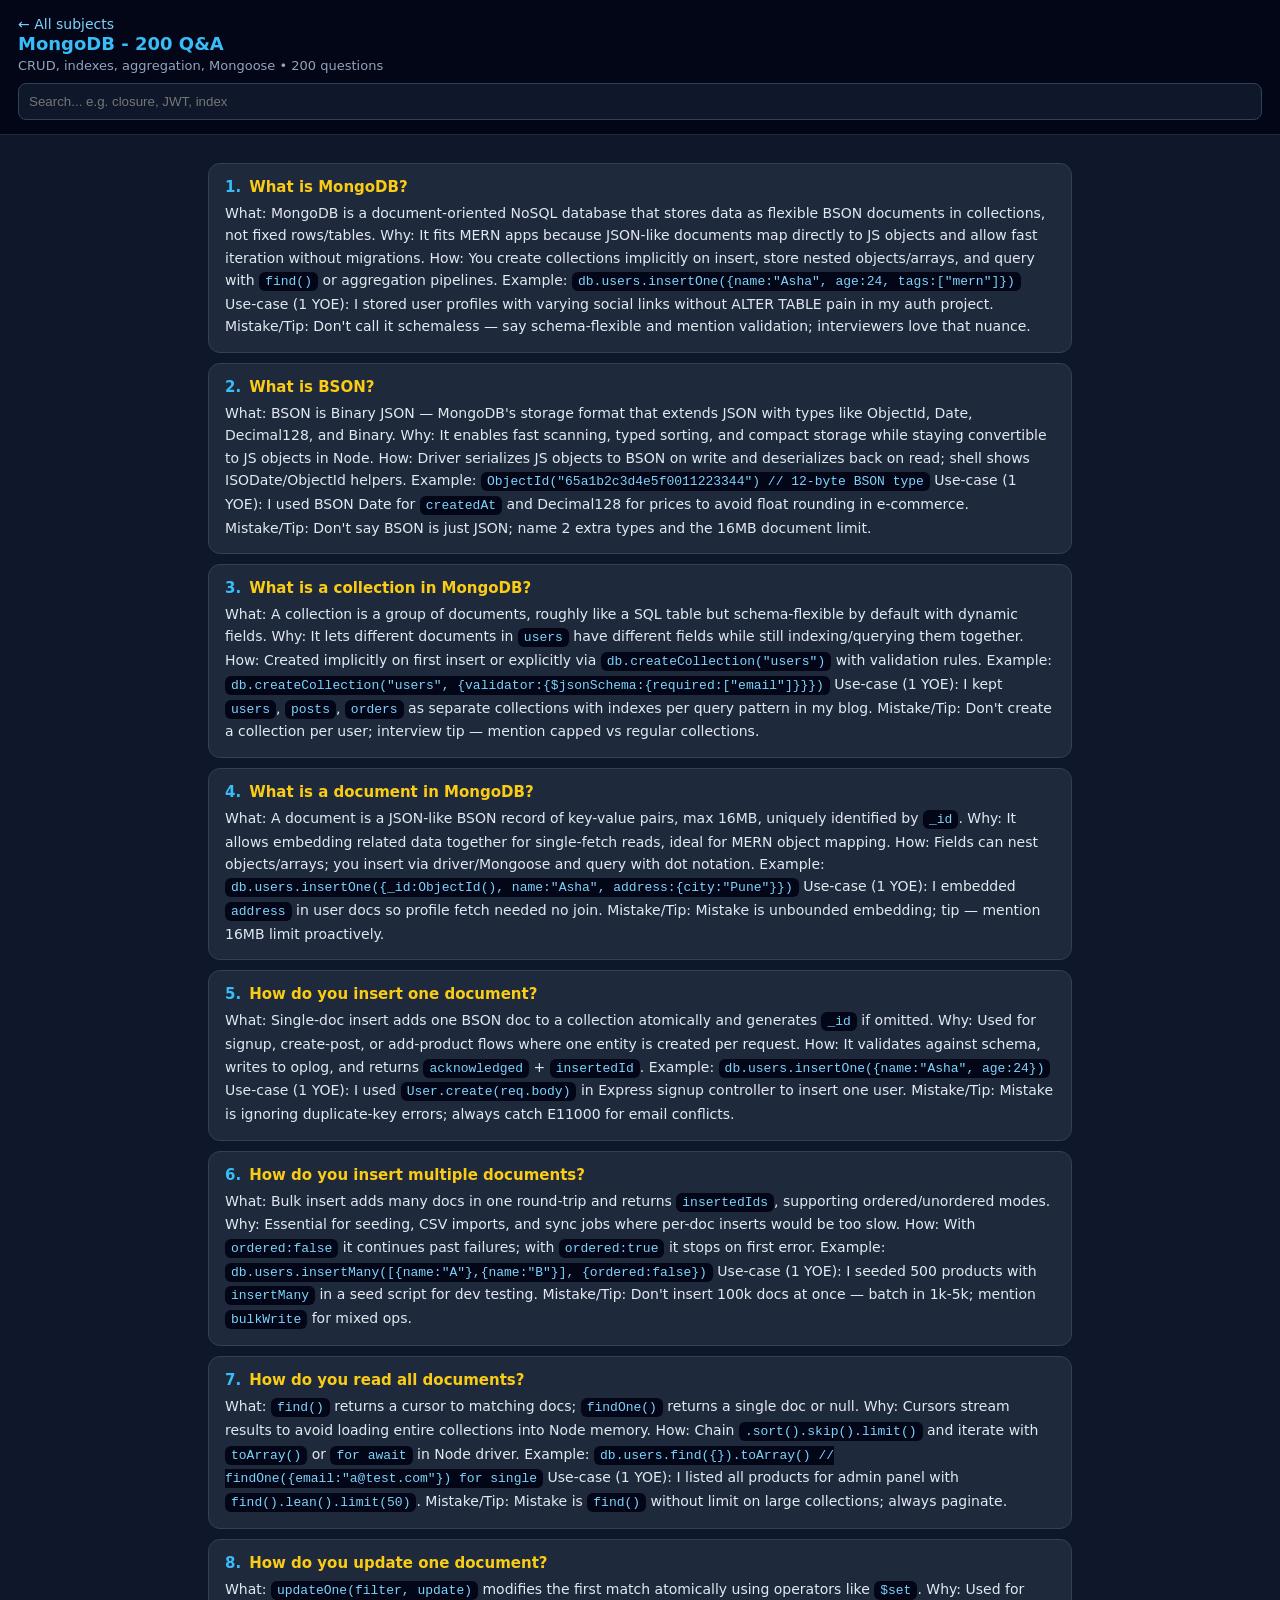
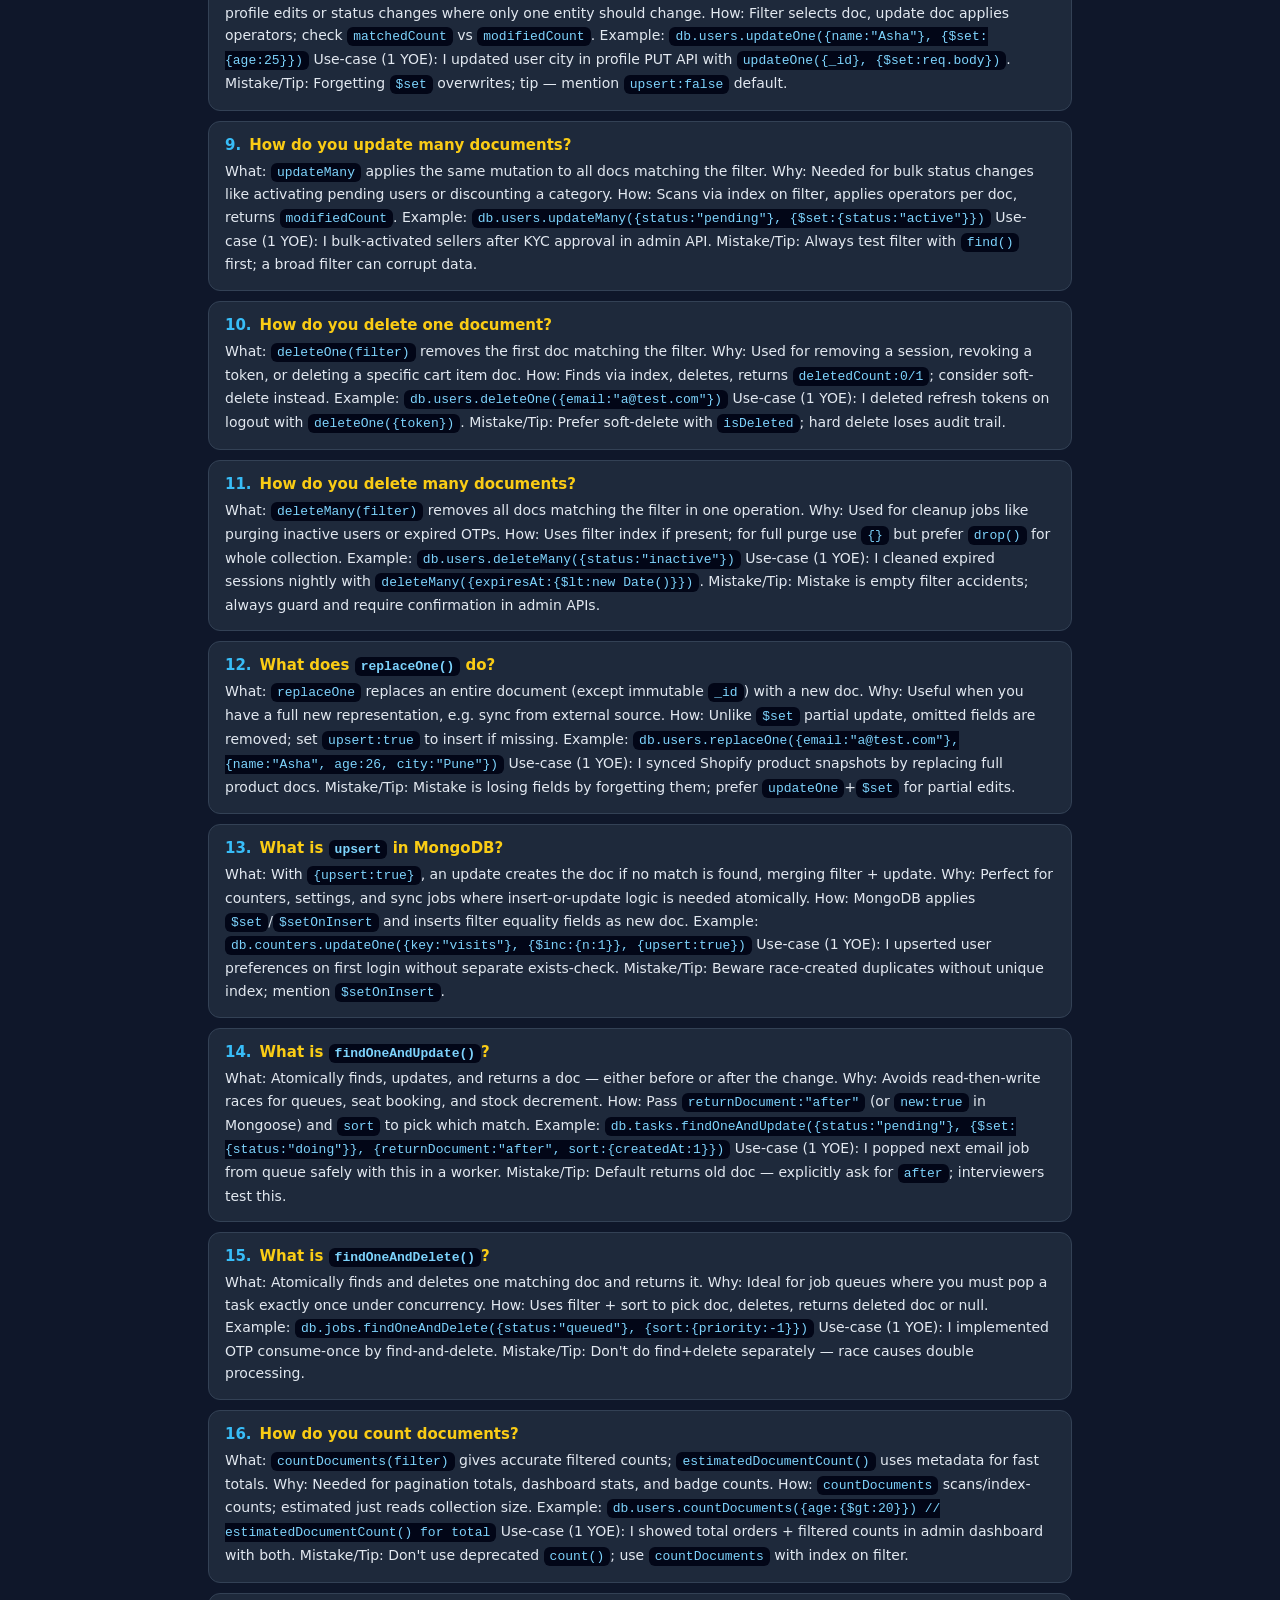
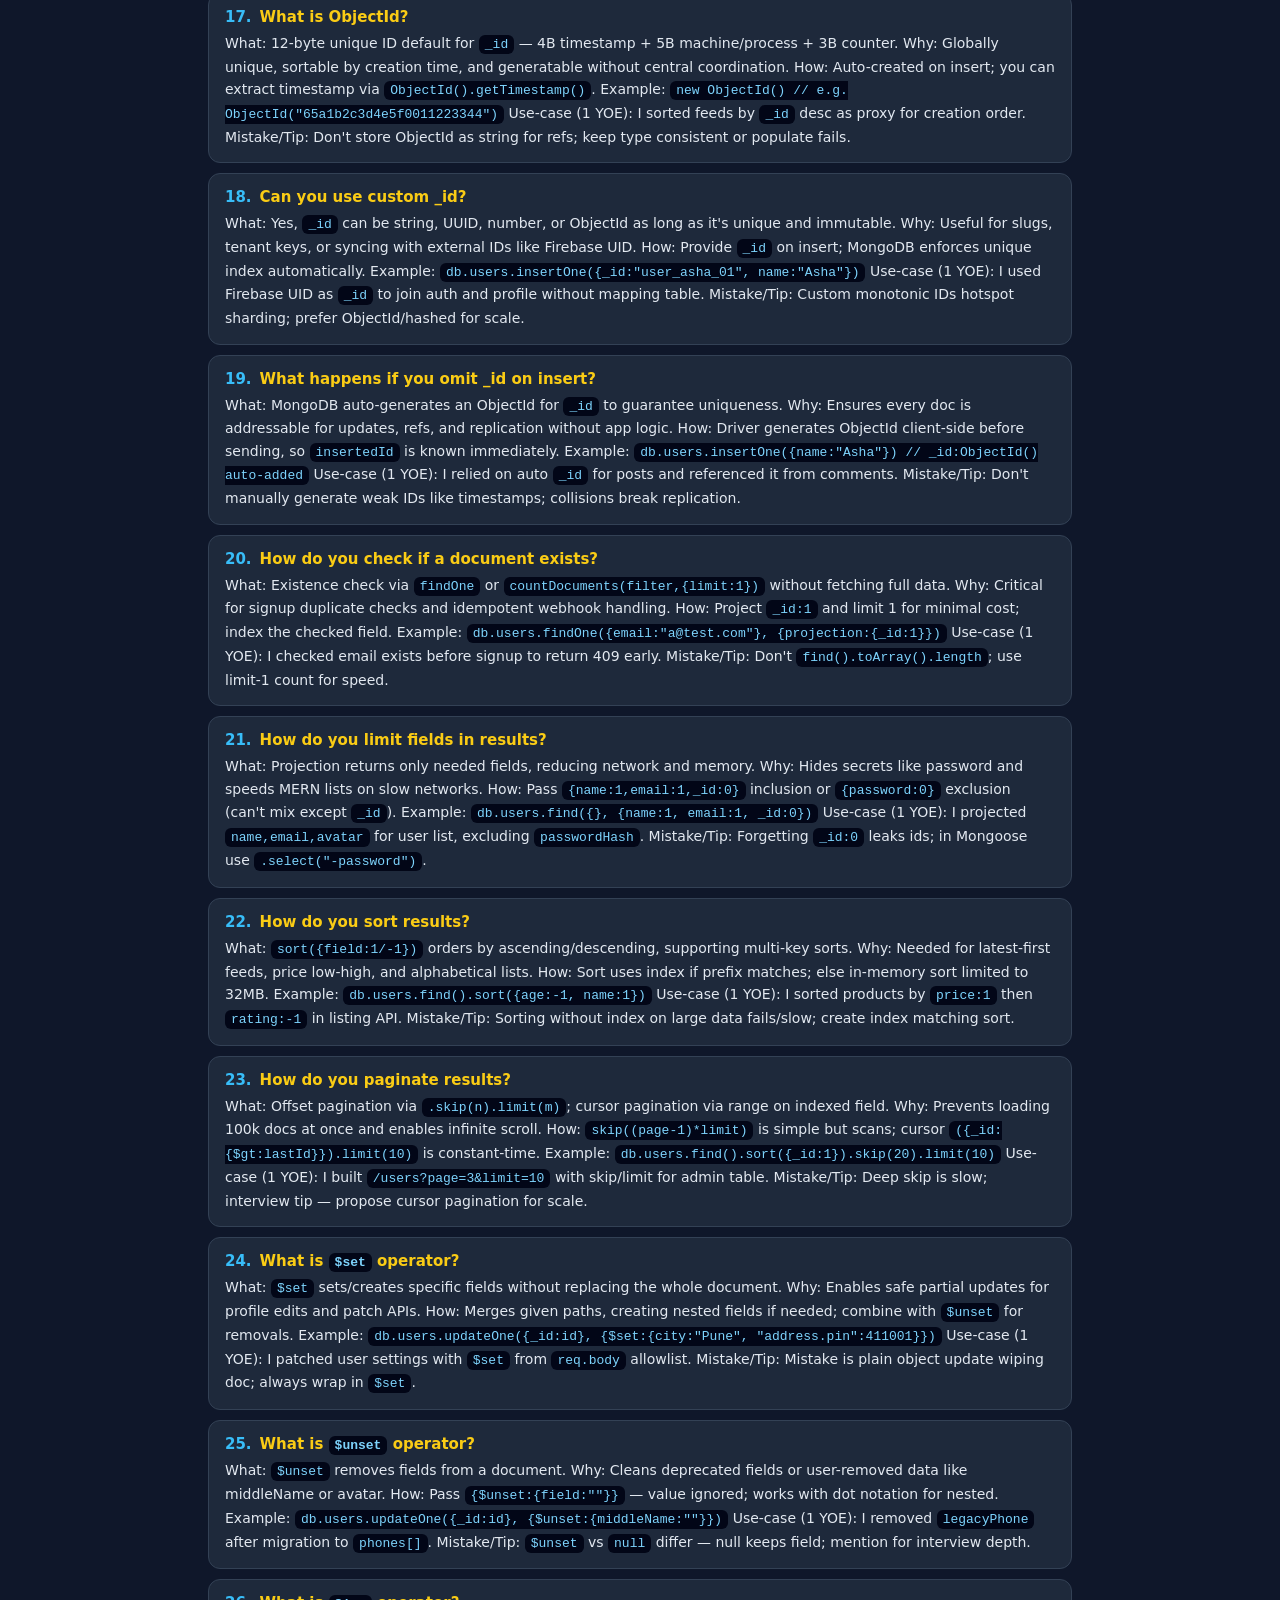
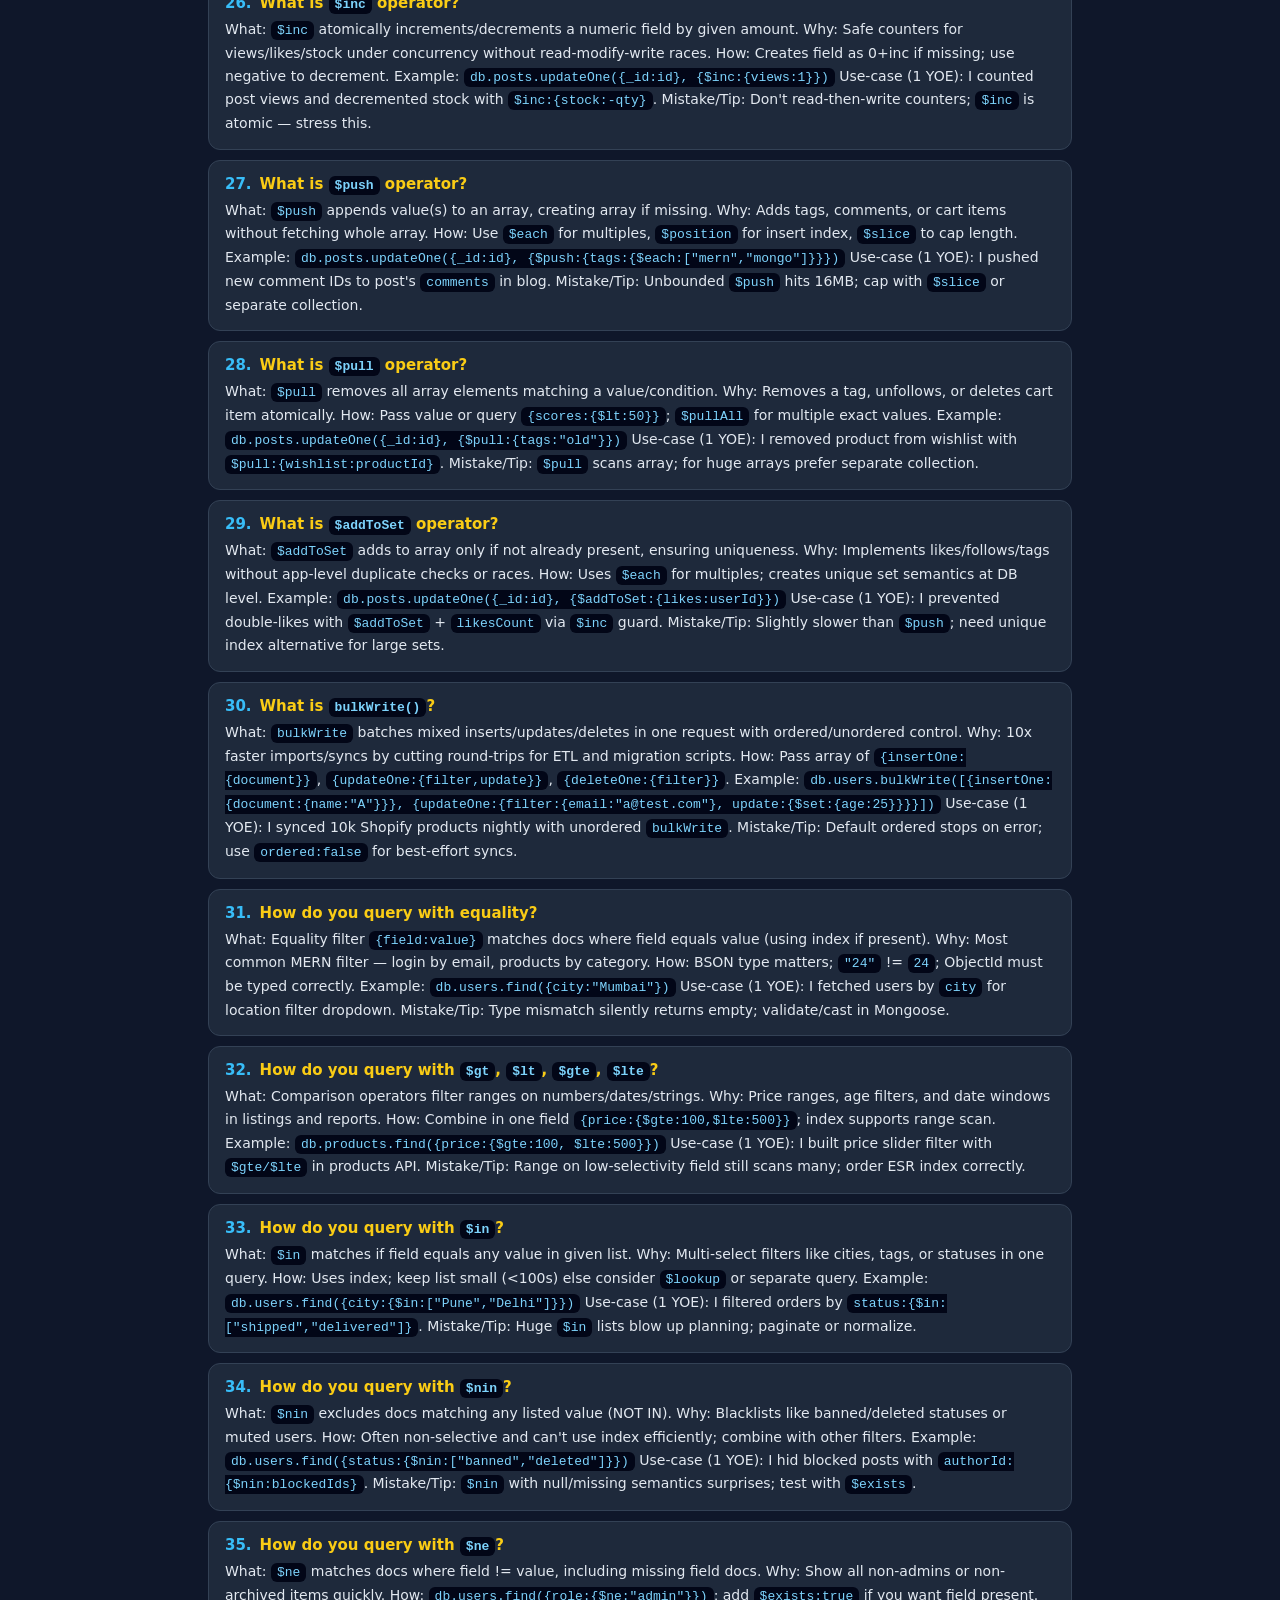
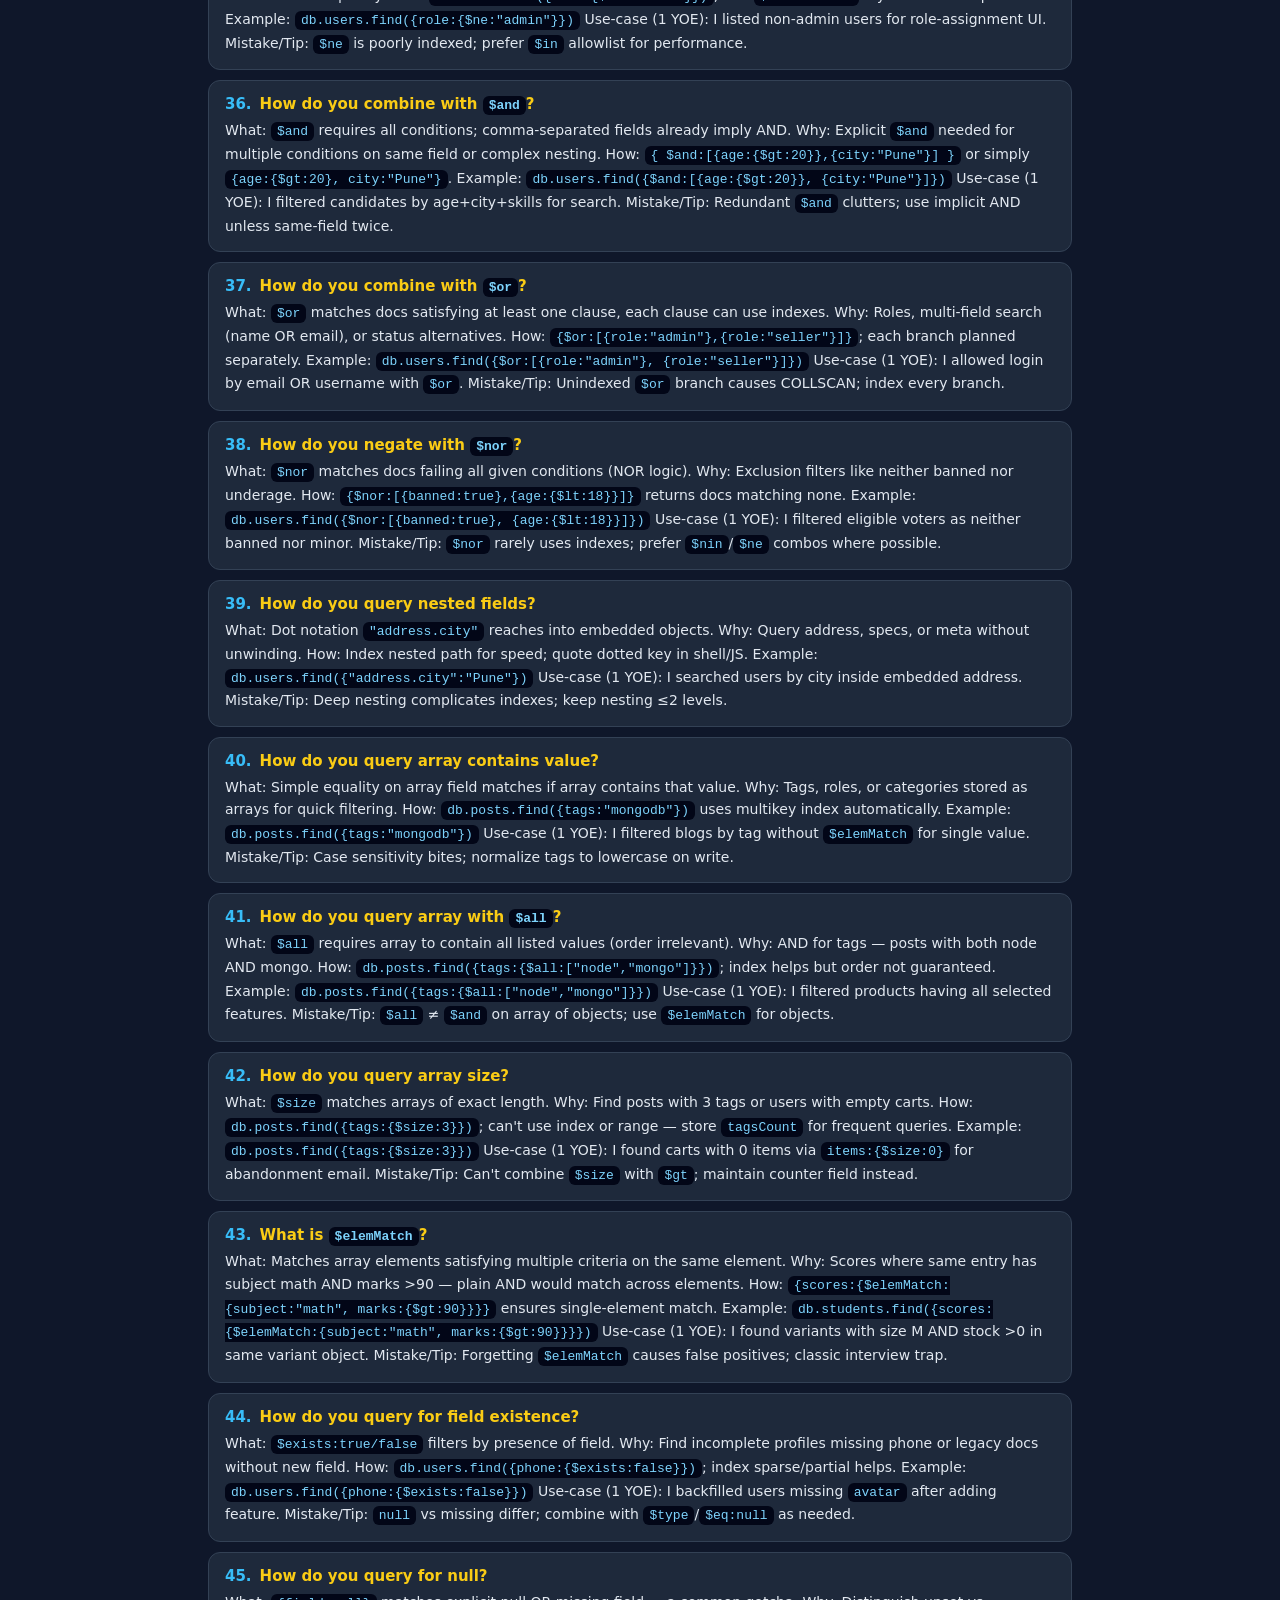
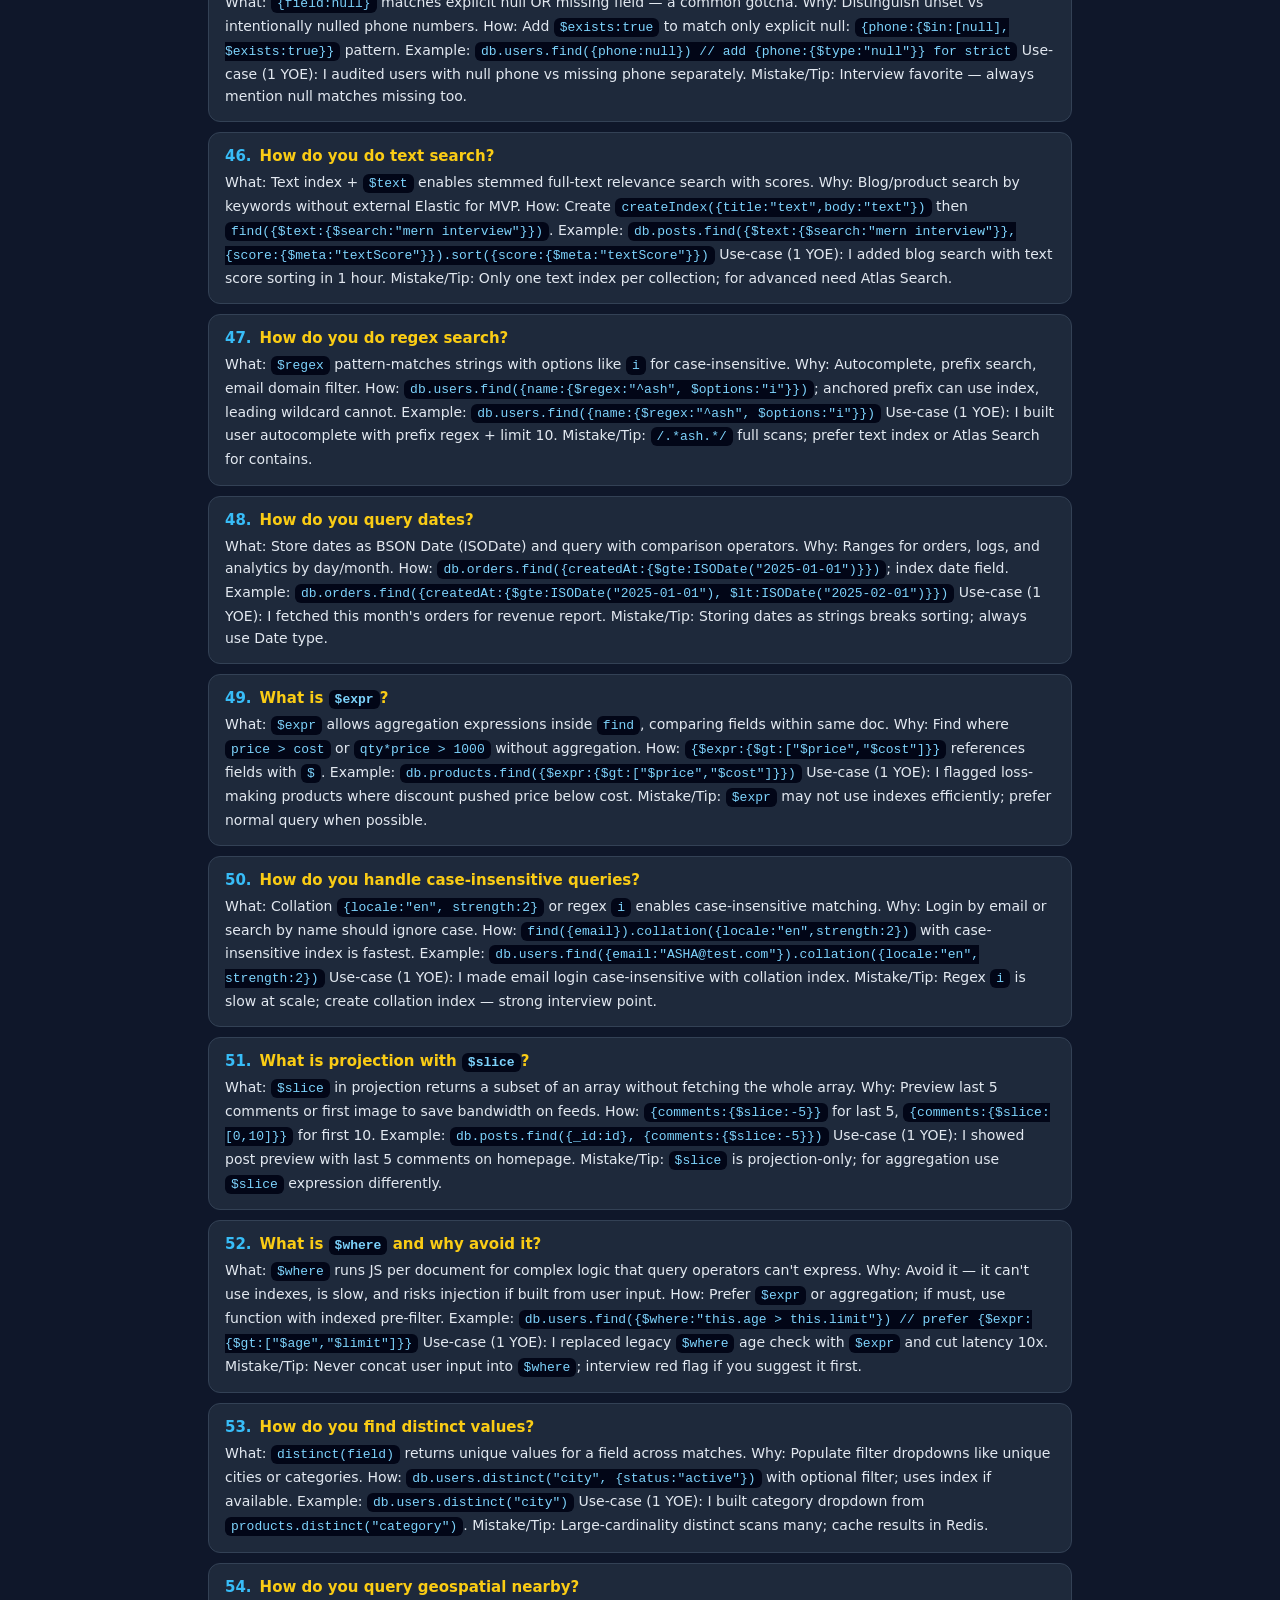
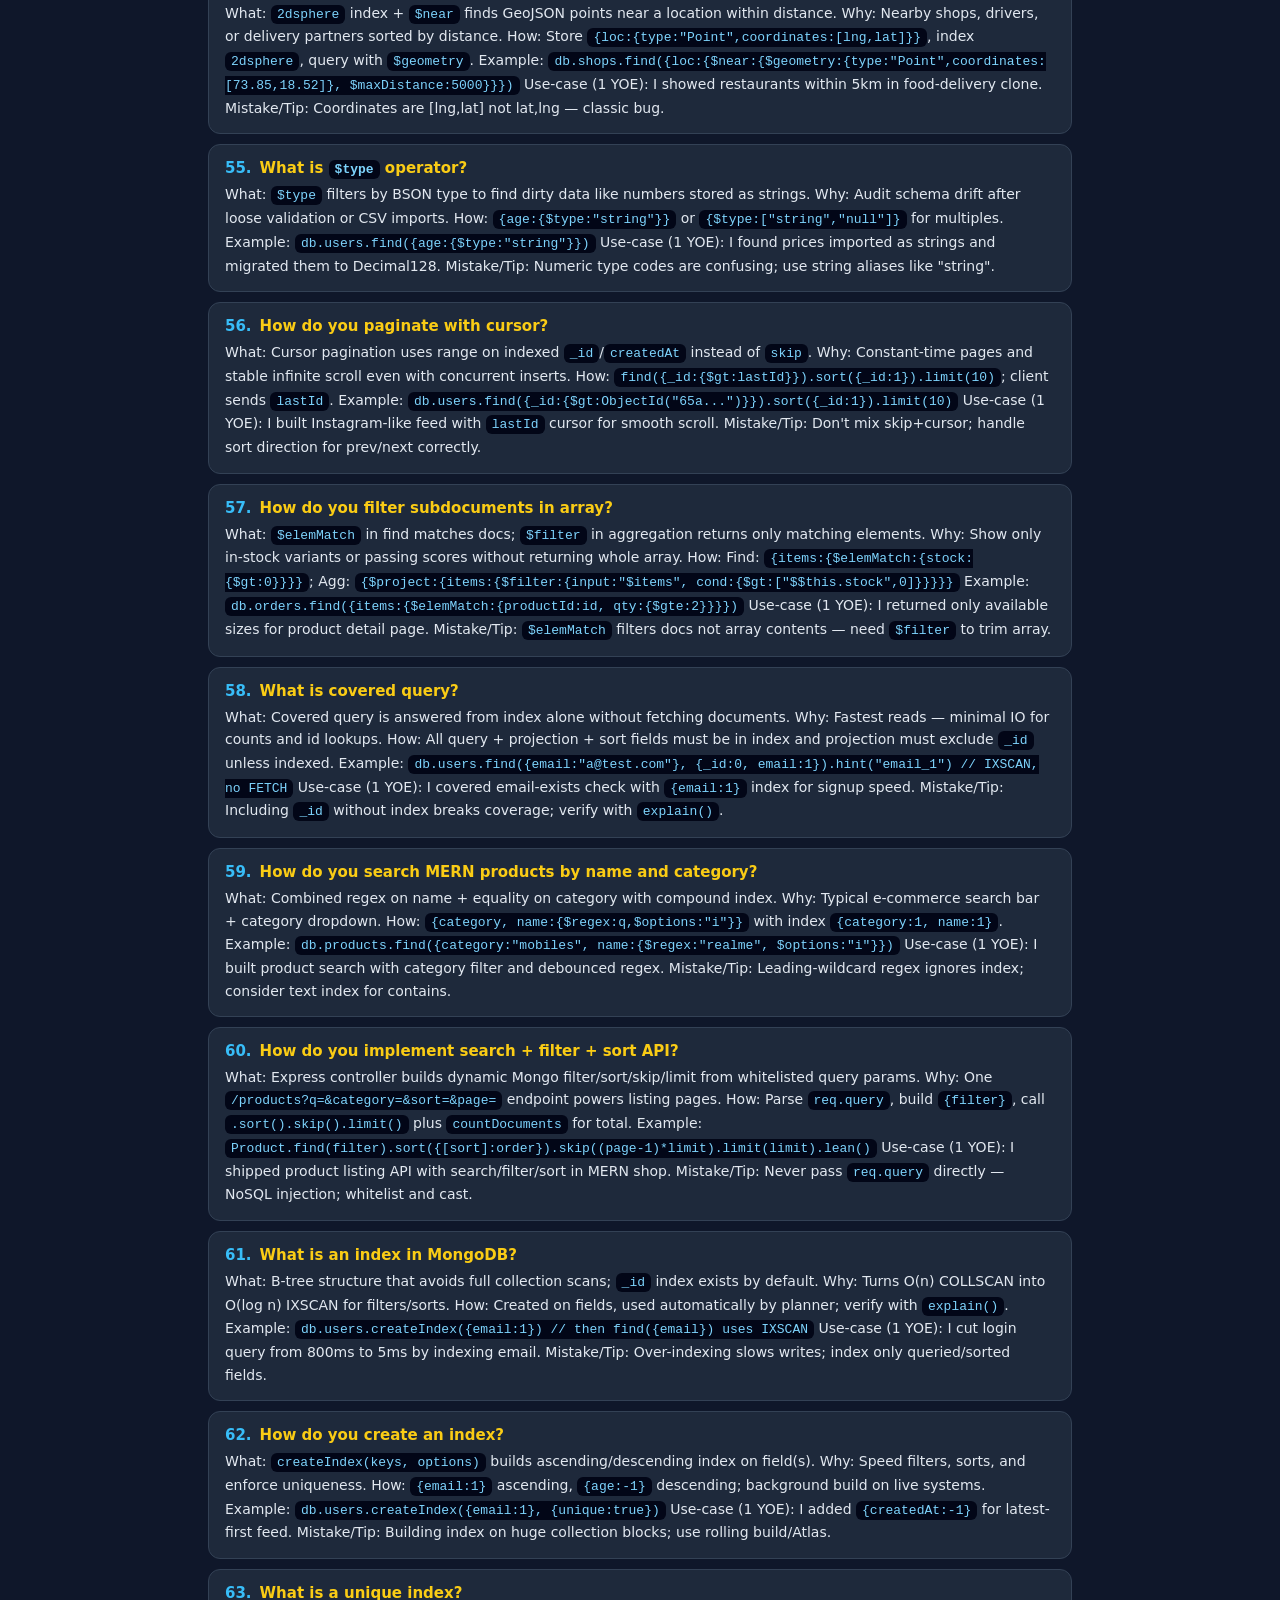
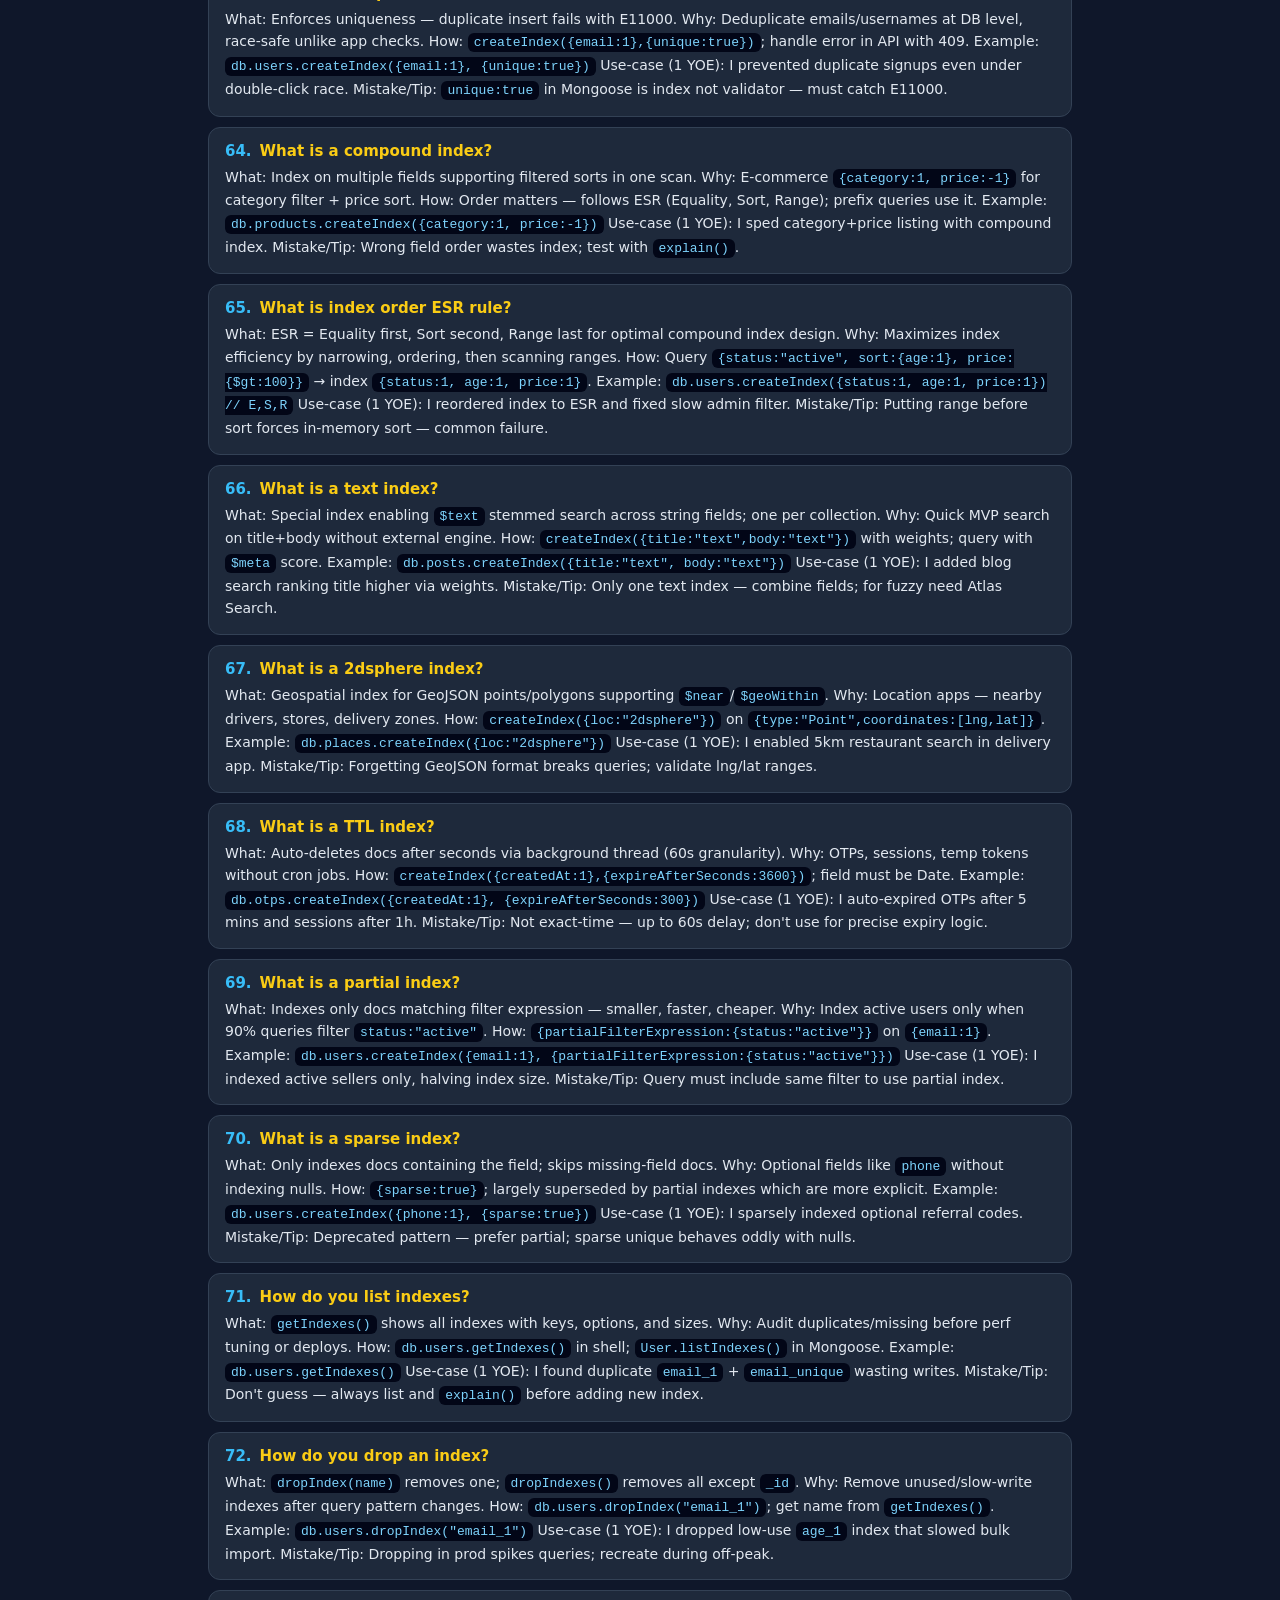
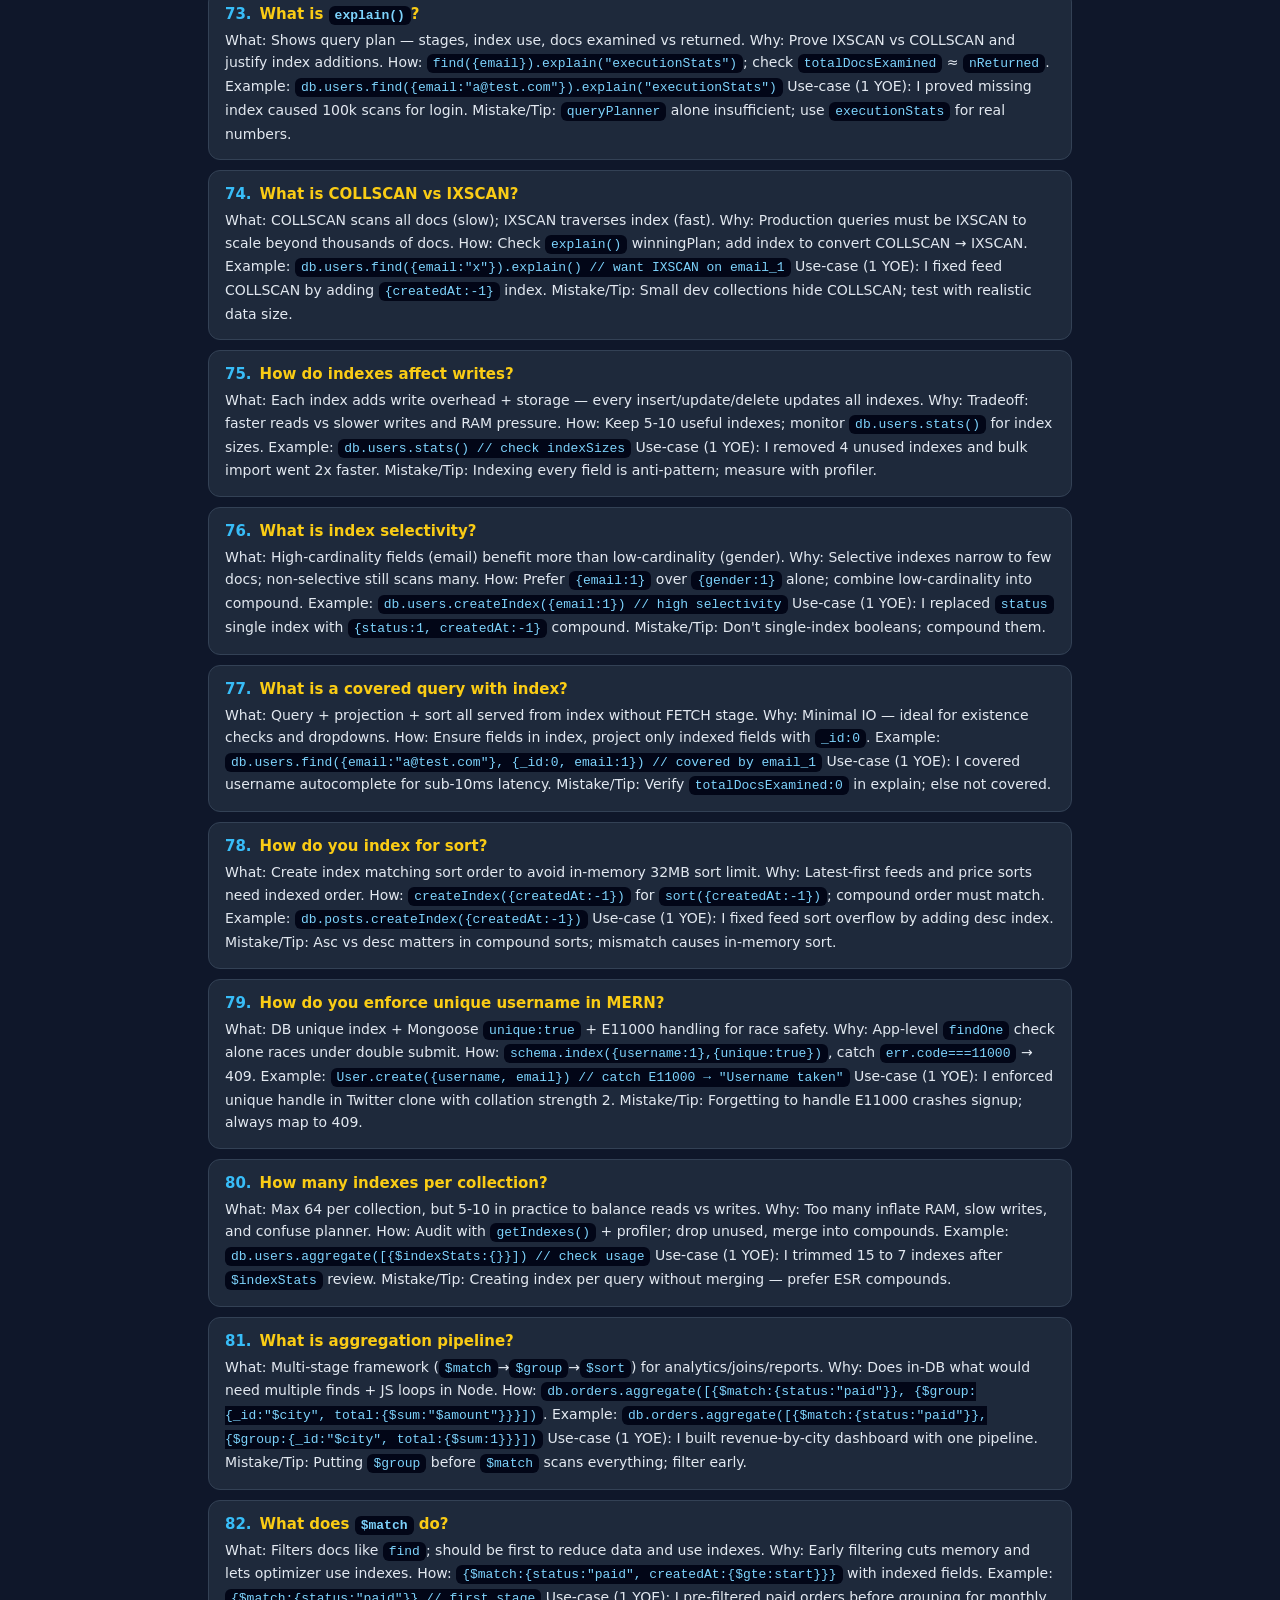
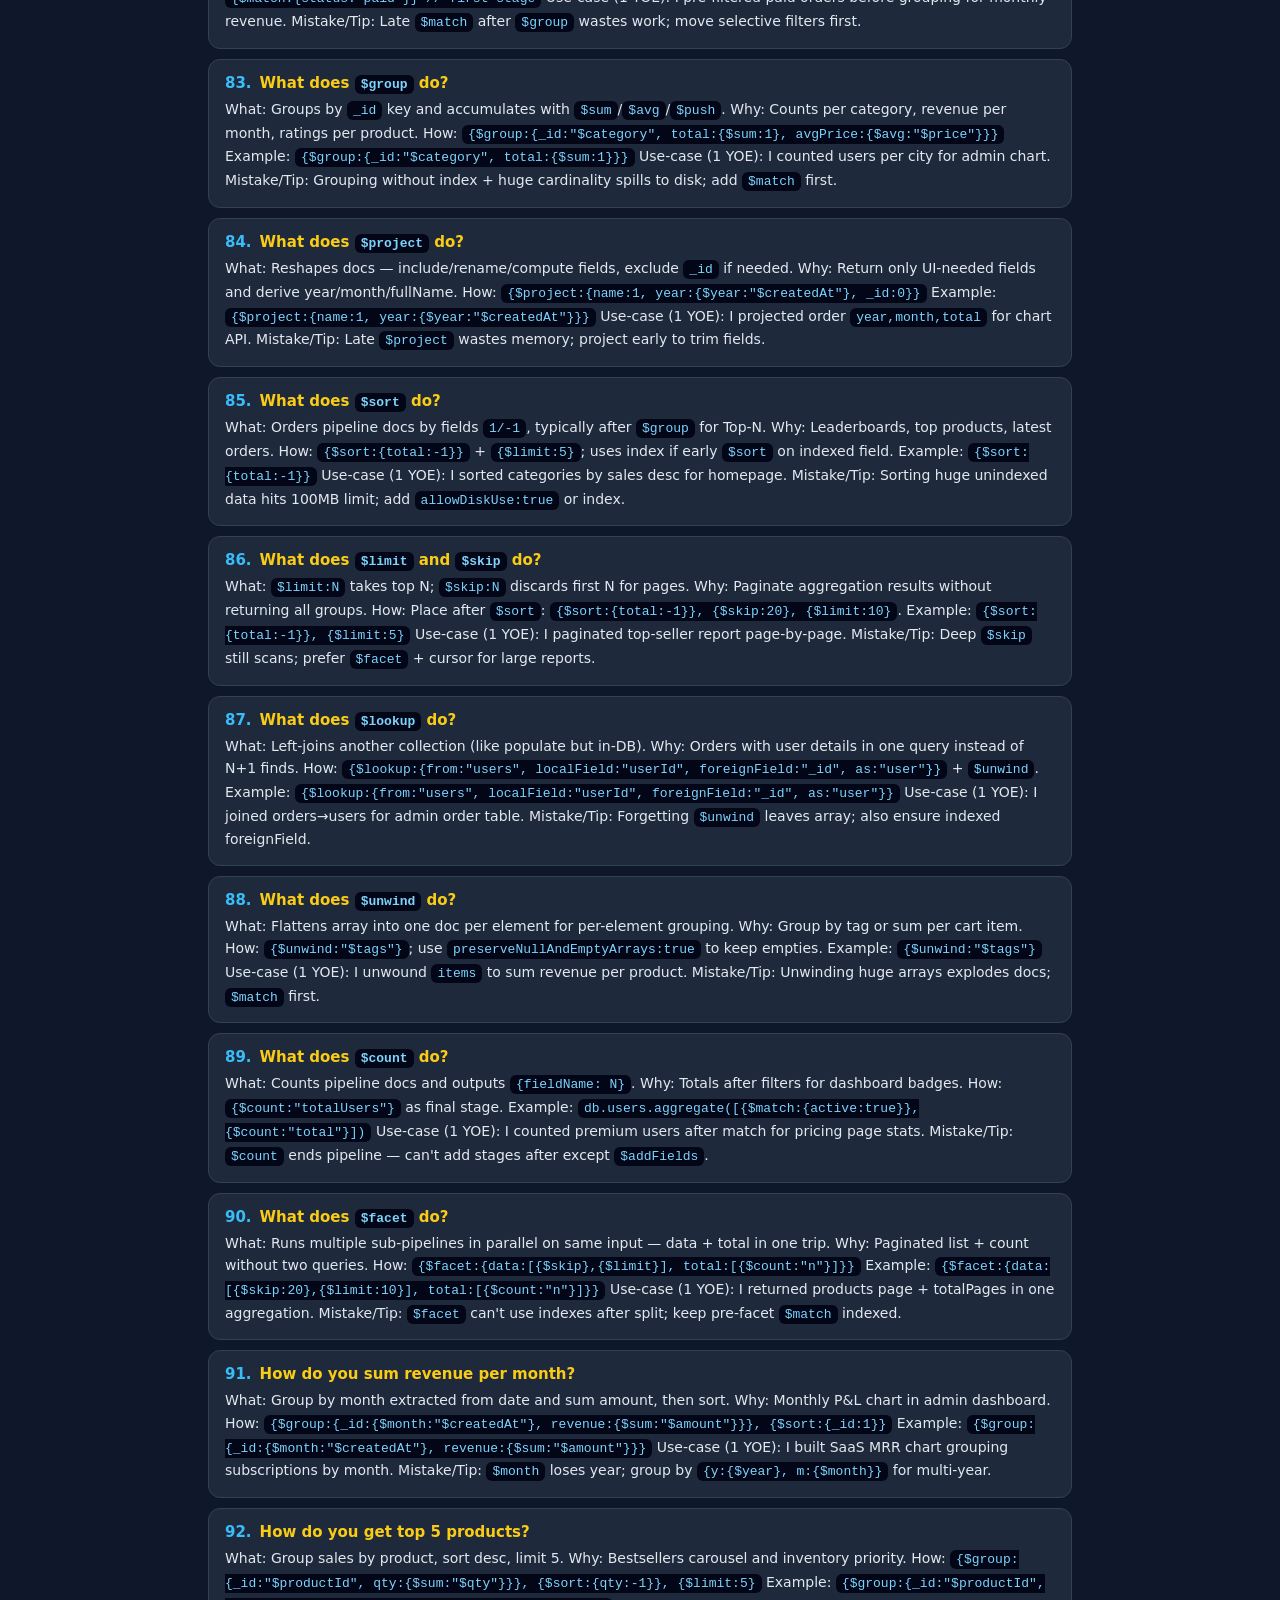
<file: mern-200/mongodb/index.html>
<!DOCTYPE html><html lang="en"><head><meta charset="UTF-8"><meta name="viewport" content="width=device-width,initial-scale=1"><title>MongoDB - 200 Q&amp;A</title><link rel="stylesheet" href="../style.css"></head><body><header><a class="back" href="../index.html">← All subjects</a><h1>MongoDB - 200 Q&amp;A</h1><p>CRUD, indexes, aggregation, Mongoose • 200 questions</p><div class="search"><input id="q" placeholder="Search... e.g. closure, JWT, index" oninput="filter()"></div></header><main id="list"><div class="card"><h3><span class="n">1.</span>What is MongoDB?</h3><p>What: MongoDB is a document-oriented NoSQL database that stores data as flexible BSON documents in collections, not fixed rows/tables. Why: It fits MERN apps because JSON-like documents map directly to JS objects and allow fast iteration without migrations. How: You create collections implicitly on insert, store nested objects/arrays, and query with <code>find()</code> or aggregation pipelines. Example: <code>db.users.insertOne({name:&quot;Asha&quot;, age:24, tags:[&quot;mern&quot;]})</code> Use-case (1 YOE): I stored user profiles with varying social links without ALTER TABLE pain in my auth project. Mistake/Tip: Don&#x27;t call it schemaless — say schema-flexible and mention validation; interviewers love that nuance.</p></div>
<div class="card"><h3><span class="n">2.</span>What is BSON?</h3><p>What: BSON is Binary JSON — MongoDB&#x27;s storage format that extends JSON with types like ObjectId, Date, Decimal128, and Binary. Why: It enables fast scanning, typed sorting, and compact storage while staying convertible to JS objects in Node. How: Driver serializes JS objects to BSON on write and deserializes back on read; shell shows ISODate/ObjectId helpers. Example: <code>ObjectId(&quot;65a1b2c3d4e5f0011223344&quot;) // 12-byte BSON type</code> Use-case (1 YOE): I used BSON Date for <code>createdAt</code> and Decimal128 for prices to avoid float rounding in e-commerce. Mistake/Tip: Don&#x27;t say BSON is just JSON; name 2 extra types and the 16MB document limit.</p></div>
<div class="card"><h3><span class="n">3.</span>What is a collection in MongoDB?</h3><p>What: A collection is a group of documents, roughly like a SQL table but schema-flexible by default with dynamic fields. Why: It lets different documents in <code>users</code> have different fields while still indexing/querying them together. How: Created implicitly on first insert or explicitly via <code>db.createCollection(&quot;users&quot;)</code> with validation rules. Example: <code>db.createCollection(&quot;users&quot;, {validator:{$jsonSchema:{required:[&quot;email&quot;]}}})</code> Use-case (1 YOE): I kept <code>users</code>, <code>posts</code>, <code>orders</code> as separate collections with indexes per query pattern in my blog. Mistake/Tip: Don&#x27;t create a collection per user; interview tip — mention capped vs regular collections.</p></div>
<div class="card"><h3><span class="n">4.</span>What is a document in MongoDB?</h3><p>What: A document is a JSON-like BSON record of key-value pairs, max 16MB, uniquely identified by <code>_id</code>. Why: It allows embedding related data together for single-fetch reads, ideal for MERN object mapping. How: Fields can nest objects/arrays; you insert via driver/Mongoose and query with dot notation. Example: <code>db.users.insertOne({_id:ObjectId(), name:&quot;Asha&quot;, address:{city:&quot;Pune&quot;}})</code> Use-case (1 YOE): I embedded <code>address</code> in user docs so profile fetch needed no join. Mistake/Tip: Mistake is unbounded embedding; tip — mention 16MB limit proactively.</p></div>
<div class="card"><h3><span class="n">5.</span>How do you insert one document?</h3><p>What: Single-doc insert adds one BSON doc to a collection atomically and generates <code>_id</code> if omitted. Why: Used for signup, create-post, or add-product flows where one entity is created per request. How: It validates against schema, writes to oplog, and returns <code>acknowledged</code> + <code>insertedId</code>. Example: <code>db.users.insertOne({name:&quot;Asha&quot;, age:24})</code> Use-case (1 YOE): I used <code>User.create(req.body)</code> in Express signup controller to insert one user. Mistake/Tip: Mistake is ignoring duplicate-key errors; always catch E11000 for email conflicts.</p></div>
<div class="card"><h3><span class="n">6.</span>How do you insert multiple documents?</h3><p>What: Bulk insert adds many docs in one round-trip and returns <code>insertedIds</code>, supporting ordered/unordered modes. Why: Essential for seeding, CSV imports, and sync jobs where per-doc inserts would be too slow. How: With <code>ordered:false</code> it continues past failures; with <code>ordered:true</code> it stops on first error. Example: <code>db.users.insertMany([{name:&quot;A&quot;},{name:&quot;B&quot;}], {ordered:false})</code> Use-case (1 YOE): I seeded 500 products with <code>insertMany</code> in a seed script for dev testing. Mistake/Tip: Don&#x27;t insert 100k docs at once — batch in 1k-5k; mention <code>bulkWrite</code> for mixed ops.</p></div>
<div class="card"><h3><span class="n">7.</span>How do you read all documents?</h3><p>What: <code>find()</code> returns a cursor to matching docs; <code>findOne()</code> returns a single doc or null. Why: Cursors stream results to avoid loading entire collections into Node memory. How: Chain <code>.sort().skip().limit()</code> and iterate with <code>toArray()</code> or <code>for await</code> in Node driver. Example: <code>db.users.find({}).toArray() // findOne({email:&quot;a@test.com&quot;}) for single</code> Use-case (1 YOE): I listed all products for admin panel with <code>find().lean().limit(50)</code>. Mistake/Tip: Mistake is <code>find()</code> without limit on large collections; always paginate.</p></div>
<div class="card"><h3><span class="n">8.</span>How do you update one document?</h3><p>What: <code>updateOne(filter, update)</code> modifies the first match atomically using operators like <code>$set</code>. Why: Used for profile edits or status changes where only one entity should change. How: Filter selects doc, update doc applies operators; check <code>matchedCount</code> vs <code>modifiedCount</code>. Example: <code>db.users.updateOne({name:&quot;Asha&quot;}, {$set:{age:25}})</code> Use-case (1 YOE): I updated user city in profile PUT API with <code>updateOne({_id}, {$set:req.body})</code>. Mistake/Tip: Forgetting <code>$set</code> overwrites; tip — mention <code>upsert:false</code> default.</p></div>
<div class="card"><h3><span class="n">9.</span>How do you update many documents?</h3><p>What: <code>updateMany</code> applies the same mutation to all docs matching the filter. Why: Needed for bulk status changes like activating pending users or discounting a category. How: Scans via index on filter, applies operators per doc, returns <code>modifiedCount</code>. Example: <code>db.users.updateMany({status:&quot;pending&quot;}, {$set:{status:&quot;active&quot;}})</code> Use-case (1 YOE): I bulk-activated sellers after KYC approval in admin API. Mistake/Tip: Always test filter with <code>find()</code> first; a broad filter can corrupt data.</p></div>
<div class="card"><h3><span class="n">10.</span>How do you delete one document?</h3><p>What: <code>deleteOne(filter)</code> removes the first doc matching the filter. Why: Used for removing a session, revoking a token, or deleting a specific cart item doc. How: Finds via index, deletes, returns <code>deletedCount:0/1</code>; consider soft-delete instead. Example: <code>db.users.deleteOne({email:&quot;a@test.com&quot;})</code> Use-case (1 YOE): I deleted refresh tokens on logout with <code>deleteOne({token})</code>. Mistake/Tip: Prefer soft-delete with <code>isDeleted</code>; hard delete loses audit trail.</p></div>
<div class="card"><h3><span class="n">11.</span>How do you delete many documents?</h3><p>What: <code>deleteMany(filter)</code> removes all docs matching the filter in one operation. Why: Used for cleanup jobs like purging inactive users or expired OTPs. How: Uses filter index if present; for full purge use <code>{}</code> but prefer <code>drop()</code> for whole collection. Example: <code>db.users.deleteMany({status:&quot;inactive&quot;})</code> Use-case (1 YOE): I cleaned expired sessions nightly with <code>deleteMany({expiresAt:{$lt:new Date()}})</code>. Mistake/Tip: Mistake is empty filter accidents; always guard and require confirmation in admin APIs.</p></div>
<div class="card"><h3><span class="n">12.</span>What does <code>replaceOne()</code> do?</h3><p>What: <code>replaceOne</code> replaces an entire document (except immutable <code>_id</code>) with a new doc. Why: Useful when you have a full new representation, e.g. sync from external source. How: Unlike <code>$set</code> partial update, omitted fields are removed; set <code>upsert:true</code> to insert if missing. Example: <code>db.users.replaceOne({email:&quot;a@test.com&quot;}, {name:&quot;Asha&quot;, age:26, city:&quot;Pune&quot;})</code> Use-case (1 YOE): I synced Shopify product snapshots by replacing full product docs. Mistake/Tip: Mistake is losing fields by forgetting them; prefer <code>updateOne</code>+<code>$set</code> for partial edits.</p></div>
<div class="card"><h3><span class="n">13.</span>What is <code>upsert</code> in MongoDB?</h3><p>What: With <code>{upsert:true}</code>, an update creates the doc if no match is found, merging filter + update. Why: Perfect for counters, settings, and sync jobs where insert-or-update logic is needed atomically. How: MongoDB applies <code>$set</code>/<code>$setOnInsert</code> and inserts filter equality fields as new doc. Example: <code>db.counters.updateOne({key:&quot;visits&quot;}, {$inc:{n:1}}, {upsert:true})</code> Use-case (1 YOE): I upserted user preferences on first login without separate exists-check. Mistake/Tip: Beware race-created duplicates without unique index; mention <code>$setOnInsert</code>.</p></div>
<div class="card"><h3><span class="n">14.</span>What is <code>findOneAndUpdate()</code>?</h3><p>What: Atomically finds, updates, and returns a doc — either before or after the change. Why: Avoids read-then-write races for queues, seat booking, and stock decrement. How: Pass <code>returnDocument:&quot;after&quot;</code> (or <code>new:true</code> in Mongoose) and <code>sort</code> to pick which match. Example: <code>db.tasks.findOneAndUpdate({status:&quot;pending&quot;}, {$set:{status:&quot;doing&quot;}}, {returnDocument:&quot;after&quot;, sort:{createdAt:1}})</code> Use-case (1 YOE): I popped next email job from queue safely with this in a worker. Mistake/Tip: Default returns old doc — explicitly ask for <code>after</code>; interviewers test this.</p></div>
<div class="card"><h3><span class="n">15.</span>What is <code>findOneAndDelete()</code>?</h3><p>What: Atomically finds and deletes one matching doc and returns it. Why: Ideal for job queues where you must pop a task exactly once under concurrency. How: Uses filter + sort to pick doc, deletes, returns deleted doc or null. Example: <code>db.jobs.findOneAndDelete({status:&quot;queued&quot;}, {sort:{priority:-1}})</code> Use-case (1 YOE): I implemented OTP consume-once by find-and-delete. Mistake/Tip: Don&#x27;t do find+delete separately — race causes double processing.</p></div>
<div class="card"><h3><span class="n">16.</span>How do you count documents?</h3><p>What: <code>countDocuments(filter)</code> gives accurate filtered counts; <code>estimatedDocumentCount()</code> uses metadata for fast totals. Why: Needed for pagination totals, dashboard stats, and badge counts. How: <code>countDocuments</code> scans/index-counts; estimated just reads collection size. Example: <code>db.users.countDocuments({age:{$gt:20}}) // estimatedDocumentCount() for total</code> Use-case (1 YOE): I showed total orders + filtered counts in admin dashboard with both. Mistake/Tip: Don&#x27;t use deprecated <code>count()</code>; use <code>countDocuments</code> with index on filter.</p></div>
<div class="card"><h3><span class="n">17.</span>What is ObjectId?</h3><p>What: 12-byte unique ID default for <code>_id</code> — 4B timestamp + 5B machine/process + 3B counter. Why: Globally unique, sortable by creation time, and generatable without central coordination. How: Auto-created on insert; you can extract timestamp via <code>ObjectId().getTimestamp()</code>. Example: <code>new ObjectId() // e.g. ObjectId(&quot;65a1b2c3d4e5f0011223344&quot;)</code> Use-case (1 YOE): I sorted feeds by <code>_id</code> desc as proxy for creation order. Mistake/Tip: Don&#x27;t store ObjectId as string for refs; keep type consistent or populate fails.</p></div>
<div class="card"><h3><span class="n">18.</span>Can you use custom _id?</h3><p>What: Yes, <code>_id</code> can be string, UUID, number, or ObjectId as long as it&#x27;s unique and immutable. Why: Useful for slugs, tenant keys, or syncing with external IDs like Firebase UID. How: Provide <code>_id</code> on insert; MongoDB enforces unique index automatically. Example: <code>db.users.insertOne({_id:&quot;user_asha_01&quot;, name:&quot;Asha&quot;})</code> Use-case (1 YOE): I used Firebase UID as <code>_id</code> to join auth and profile without mapping table. Mistake/Tip: Custom monotonic IDs hotspot sharding; prefer ObjectId/hashed for scale.</p></div>
<div class="card"><h3><span class="n">19.</span>What happens if you omit _id on insert?</h3><p>What: MongoDB auto-generates an ObjectId for <code>_id</code> to guarantee uniqueness. Why: Ensures every doc is addressable for updates, refs, and replication without app logic. How: Driver generates ObjectId client-side before sending, so <code>insertedId</code> is known immediately. Example: <code>db.users.insertOne({name:&quot;Asha&quot;}) // _id:ObjectId() auto-added</code> Use-case (1 YOE): I relied on auto <code>_id</code> for posts and referenced it from comments. Mistake/Tip: Don&#x27;t manually generate weak IDs like timestamps; collisions break replication.</p></div>
<div class="card"><h3><span class="n">20.</span>How do you check if a document exists?</h3><p>What: Existence check via <code>findOne</code> or <code>countDocuments(filter,{limit:1})</code> without fetching full data. Why: Critical for signup duplicate checks and idempotent webhook handling. How: Project <code>_id:1</code> and limit 1 for minimal cost; index the checked field. Example: <code>db.users.findOne({email:&quot;a@test.com&quot;}, {projection:{_id:1}})</code> Use-case (1 YOE): I checked email exists before signup to return 409 early. Mistake/Tip: Don&#x27;t <code>find().toArray().length</code>; use limit-1 count for speed.</p></div>
<div class="card"><h3><span class="n">21.</span>How do you limit fields in results?</h3><p>What: Projection returns only needed fields, reducing network and memory. Why: Hides secrets like password and speeds MERN lists on slow networks. How: Pass <code>{name:1,email:1,_id:0}</code> inclusion or <code>{password:0}</code> exclusion (can&#x27;t mix except <code>_id</code>). Example: <code>db.users.find({}, {name:1, email:1, _id:0})</code> Use-case (1 YOE): I projected <code>name,email,avatar</code> for user list, excluding <code>passwordHash</code>. Mistake/Tip: Forgetting <code>_id:0</code> leaks ids; in Mongoose use <code>.select(&quot;-password&quot;)</code>.</p></div>
<div class="card"><h3><span class="n">22.</span>How do you sort results?</h3><p>What: <code>sort({field:1/-1})</code> orders by ascending/descending, supporting multi-key sorts. Why: Needed for latest-first feeds, price low-high, and alphabetical lists. How: Sort uses index if prefix matches; else in-memory sort limited to 32MB. Example: <code>db.users.find().sort({age:-1, name:1})</code> Use-case (1 YOE): I sorted products by <code>price:1</code> then <code>rating:-1</code> in listing API. Mistake/Tip: Sorting without index on large data fails/slow; create index matching sort.</p></div>
<div class="card"><h3><span class="n">23.</span>How do you paginate results?</h3><p>What: Offset pagination via <code>.skip(n).limit(m)</code>; cursor pagination via range on indexed field. Why: Prevents loading 100k docs at once and enables infinite scroll. How: <code>skip((page-1)*limit)</code> is simple but scans; cursor <code>({_id:{$gt:lastId}}).limit(10)</code> is constant-time. Example: <code>db.users.find().sort({_id:1}).skip(20).limit(10)</code> Use-case (1 YOE): I built <code>/users?page=3&amp;limit=10</code> with skip/limit for admin table. Mistake/Tip: Deep skip is slow; interview tip — propose cursor pagination for scale.</p></div>
<div class="card"><h3><span class="n">24.</span>What is <code>$set</code> operator?</h3><p>What: <code>$set</code> sets/creates specific fields without replacing the whole document. Why: Enables safe partial updates for profile edits and patch APIs. How: Merges given paths, creating nested fields if needed; combine with <code>$unset</code> for removals. Example: <code>db.users.updateOne({_id:id}, {$set:{city:&quot;Pune&quot;, &quot;address.pin&quot;:411001}})</code> Use-case (1 YOE): I patched user settings with <code>$set</code> from <code>req.body</code> allowlist. Mistake/Tip: Mistake is plain object update wiping doc; always wrap in <code>$set</code>.</p></div>
<div class="card"><h3><span class="n">25.</span>What is <code>$unset</code> operator?</h3><p>What: <code>$unset</code> removes fields from a document. Why: Cleans deprecated fields or user-removed data like middleName or avatar. How: Pass <code>{$unset:{field:&quot;&quot;}}</code> — value ignored; works with dot notation for nested. Example: <code>db.users.updateOne({_id:id}, {$unset:{middleName:&quot;&quot;}})</code> Use-case (1 YOE): I removed <code>legacyPhone</code> after migration to <code>phones[]</code>. Mistake/Tip: <code>$unset</code> vs <code>null</code> differ — null keeps field; mention for interview depth.</p></div>
<div class="card"><h3><span class="n">26.</span>What is <code>$inc</code> operator?</h3><p>What: <code>$inc</code> atomically increments/decrements a numeric field by given amount. Why: Safe counters for views/likes/stock under concurrency without read-modify-write races. How: Creates field as 0+inc if missing; use negative to decrement. Example: <code>db.posts.updateOne({_id:id}, {$inc:{views:1}})</code> Use-case (1 YOE): I counted post views and decremented stock with <code>$inc:{stock:-qty}</code>. Mistake/Tip: Don&#x27;t read-then-write counters; <code>$inc</code> is atomic — stress this.</p></div>
<div class="card"><h3><span class="n">27.</span>What is <code>$push</code> operator?</h3><p>What: <code>$push</code> appends value(s) to an array, creating array if missing. Why: Adds tags, comments, or cart items without fetching whole array. How: Use <code>$each</code> for multiples, <code>$position</code> for insert index, <code>$slice</code> to cap length. Example: <code>db.posts.updateOne({_id:id}, {$push:{tags:{$each:[&quot;mern&quot;,&quot;mongo&quot;]}}})</code> Use-case (1 YOE): I pushed new comment IDs to post&#x27;s <code>comments</code> in blog. Mistake/Tip: Unbounded <code>$push</code> hits 16MB; cap with <code>$slice</code> or separate collection.</p></div>
<div class="card"><h3><span class="n">28.</span>What is <code>$pull</code> operator?</h3><p>What: <code>$pull</code> removes all array elements matching a value/condition. Why: Removes a tag, unfollows, or deletes cart item atomically. How: Pass value or query <code>{scores:{$lt:50}}</code>; <code>$pullAll</code> for multiple exact values. Example: <code>db.posts.updateOne({_id:id}, {$pull:{tags:&quot;old&quot;}})</code> Use-case (1 YOE): I removed product from wishlist with <code>$pull:{wishlist:productId}</code>. Mistake/Tip: <code>$pull</code> scans array; for huge arrays prefer separate collection.</p></div>
<div class="card"><h3><span class="n">29.</span>What is <code>$addToSet</code> operator?</h3><p>What: <code>$addToSet</code> adds to array only if not already present, ensuring uniqueness. Why: Implements likes/follows/tags without app-level duplicate checks or races. How: Uses <code>$each</code> for multiples; creates unique set semantics at DB level. Example: <code>db.posts.updateOne({_id:id}, {$addToSet:{likes:userId}})</code> Use-case (1 YOE): I prevented double-likes with <code>$addToSet</code> + <code>likesCount</code> via <code>$inc</code> guard. Mistake/Tip: Slightly slower than <code>$push</code>; need unique index alternative for large sets.</p></div>
<div class="card"><h3><span class="n">30.</span>What is <code>bulkWrite()</code>?</h3><p>What: <code>bulkWrite</code> batches mixed inserts/updates/deletes in one request with ordered/unordered control. Why: 10x faster imports/syncs by cutting round-trips for ETL and migration scripts. How: Pass array of <code>{insertOne:{document}}</code>, <code>{updateOne:{filter,update}}</code>, <code>{deleteOne:{filter}}</code>. Example: <code>db.users.bulkWrite([{insertOne:{document:{name:&quot;A&quot;}}}, {updateOne:{filter:{email:&quot;a@test.com&quot;}, update:{$set:{age:25}}}}])</code> Use-case (1 YOE): I synced 10k Shopify products nightly with unordered <code>bulkWrite</code>. Mistake/Tip: Default ordered stops on error; use <code>ordered:false</code> for best-effort syncs.</p></div>
<div class="card"><h3><span class="n">31.</span>How do you query with equality?</h3><p>What: Equality filter <code>{field:value}</code> matches docs where field equals value (using index if present). Why: Most common MERN filter — login by email, products by category. How: BSON type matters; <code>&quot;24&quot;</code> != <code>24</code>; ObjectId must be typed correctly. Example: <code>db.users.find({city:&quot;Mumbai&quot;})</code> Use-case (1 YOE): I fetched users by <code>city</code> for location filter dropdown. Mistake/Tip: Type mismatch silently returns empty; validate/cast in Mongoose.</p></div>
<div class="card"><h3><span class="n">32.</span>How do you query with <code>$gt</code>, <code>$lt</code>, <code>$gte</code>, <code>$lte</code>?</h3><p>What: Comparison operators filter ranges on numbers/dates/strings. Why: Price ranges, age filters, and date windows in listings and reports. How: Combine in one field <code>{price:{$gte:100,$lte:500}}</code>; index supports range scan. Example: <code>db.products.find({price:{$gte:100, $lte:500}})</code> Use-case (1 YOE): I built price slider filter with <code>$gte/$lte</code> in products API. Mistake/Tip: Range on low-selectivity field still scans many; order ESR index correctly.</p></div>
<div class="card"><h3><span class="n">33.</span>How do you query with <code>$in</code>?</h3><p>What: <code>$in</code> matches if field equals any value in given list. Why: Multi-select filters like cities, tags, or statuses in one query. How: Uses index; keep list small (&lt;100s) else consider <code>$lookup</code> or separate query. Example: <code>db.users.find({city:{$in:[&quot;Pune&quot;,&quot;Delhi&quot;]}})</code> Use-case (1 YOE): I filtered orders by <code>status:{$in:[&quot;shipped&quot;,&quot;delivered&quot;]}</code>. Mistake/Tip: Huge <code>$in</code> lists blow up planning; paginate or normalize.</p></div>
<div class="card"><h3><span class="n">34.</span>How do you query with <code>$nin</code>?</h3><p>What: <code>$nin</code> excludes docs matching any listed value (NOT IN). Why: Blacklists like banned/deleted statuses or muted users. How: Often non-selective and can&#x27;t use index efficiently; combine with other filters. Example: <code>db.users.find({status:{$nin:[&quot;banned&quot;,&quot;deleted&quot;]}})</code> Use-case (1 YOE): I hid blocked posts with <code>authorId:{$nin:blockedIds}</code>. Mistake/Tip: <code>$nin</code> with null/missing semantics surprises; test with <code>$exists</code>.</p></div>
<div class="card"><h3><span class="n">35.</span>How do you query with <code>$ne</code>?</h3><p>What: <code>$ne</code> matches docs where field != value, including missing field docs. Why: Show all non-admins or non-archived items quickly. How: <code>db.users.find({role:{$ne:&quot;admin&quot;}})</code>; add <code>$exists:true</code> if you want field present. Example: <code>db.users.find({role:{$ne:&quot;admin&quot;}})</code> Use-case (1 YOE): I listed non-admin users for role-assignment UI. Mistake/Tip: <code>$ne</code> is poorly indexed; prefer <code>$in</code> allowlist for performance.</p></div>
<div class="card"><h3><span class="n">36.</span>How do you combine with <code>$and</code>?</h3><p>What: <code>$and</code> requires all conditions; comma-separated fields already imply AND. Why: Explicit <code>$and</code> needed for multiple conditions on same field or complex nesting. How: <code>{ $and:[{age:{$gt:20}},{city:&quot;Pune&quot;}] }</code> or simply <code>{age:{$gt:20}, city:&quot;Pune&quot;}</code>. Example: <code>db.users.find({$and:[{age:{$gt:20}}, {city:&quot;Pune&quot;}]})</code> Use-case (1 YOE): I filtered candidates by age+city+skills for search. Mistake/Tip: Redundant <code>$and</code> clutters; use implicit AND unless same-field twice.</p></div>
<div class="card"><h3><span class="n">37.</span>How do you combine with <code>$or</code>?</h3><p>What: <code>$or</code> matches docs satisfying at least one clause, each clause can use indexes. Why: Roles, multi-field search (name OR email), or status alternatives. How: <code>{$or:[{role:&quot;admin&quot;},{role:&quot;seller&quot;}]}</code>; each branch planned separately. Example: <code>db.users.find({$or:[{role:&quot;admin&quot;}, {role:&quot;seller&quot;}]})</code> Use-case (1 YOE): I allowed login by email OR username with <code>$or</code>. Mistake/Tip: Unindexed <code>$or</code> branch causes COLLSCAN; index every branch.</p></div>
<div class="card"><h3><span class="n">38.</span>How do you negate with <code>$nor</code>?</h3><p>What: <code>$nor</code> matches docs failing all given conditions (NOR logic). Why: Exclusion filters like neither banned nor underage. How: <code>{$nor:[{banned:true},{age:{$lt:18}}]}</code> returns docs matching none. Example: <code>db.users.find({$nor:[{banned:true}, {age:{$lt:18}}]})</code> Use-case (1 YOE): I filtered eligible voters as neither banned nor minor. Mistake/Tip: <code>$nor</code> rarely uses indexes; prefer <code>$nin</code>/<code>$ne</code> combos where possible.</p></div>
<div class="card"><h3><span class="n">39.</span>How do you query nested fields?</h3><p>What: Dot notation <code>&quot;address.city&quot;</code> reaches into embedded objects. Why: Query address, specs, or meta without unwinding. How: Index nested path for speed; quote dotted key in shell/JS. Example: <code>db.users.find({&quot;address.city&quot;:&quot;Pune&quot;})</code> Use-case (1 YOE): I searched users by city inside embedded address. Mistake/Tip: Deep nesting complicates indexes; keep nesting ≤2 levels.</p></div>
<div class="card"><h3><span class="n">40.</span>How do you query array contains value?</h3><p>What: Simple equality on array field matches if array contains that value. Why: Tags, roles, or categories stored as arrays for quick filtering. How: <code>db.posts.find({tags:&quot;mongodb&quot;})</code> uses multikey index automatically. Example: <code>db.posts.find({tags:&quot;mongodb&quot;})</code> Use-case (1 YOE): I filtered blogs by tag without <code>$elemMatch</code> for single value. Mistake/Tip: Case sensitivity bites; normalize tags to lowercase on write.</p></div>
<div class="card"><h3><span class="n">41.</span>How do you query array with <code>$all</code>?</h3><p>What: <code>$all</code> requires array to contain all listed values (order irrelevant). Why: AND for tags — posts with both node AND mongo. How: <code>db.posts.find({tags:{$all:[&quot;node&quot;,&quot;mongo&quot;]}})</code>; index helps but order not guaranteed. Example: <code>db.posts.find({tags:{$all:[&quot;node&quot;,&quot;mongo&quot;]}})</code> Use-case (1 YOE): I filtered products having all selected features. Mistake/Tip: <code>$all</code> ≠ <code>$and</code> on array of objects; use <code>$elemMatch</code> for objects.</p></div>
<div class="card"><h3><span class="n">42.</span>How do you query array size?</h3><p>What: <code>$size</code> matches arrays of exact length. Why: Find posts with 3 tags or users with empty carts. How: <code>db.posts.find({tags:{$size:3}})</code>; can&#x27;t use index or range — store <code>tagsCount</code> for frequent queries. Example: <code>db.posts.find({tags:{$size:3}})</code> Use-case (1 YOE): I found carts with 0 items via <code>items:{$size:0}</code> for abandonment email. Mistake/Tip: Can&#x27;t combine <code>$size</code> with <code>$gt</code>; maintain counter field instead.</p></div>
<div class="card"><h3><span class="n">43.</span>What is <code>$elemMatch</code>?</h3><p>What: Matches array elements satisfying multiple criteria on the same element. Why: Scores where same entry has subject math AND marks &gt;90 — plain AND would match across elements. How: <code>{scores:{$elemMatch:{subject:&quot;math&quot;, marks:{$gt:90}}}}</code> ensures single-element match. Example: <code>db.students.find({scores:{$elemMatch:{subject:&quot;math&quot;, marks:{$gt:90}}}})</code> Use-case (1 YOE): I found variants with size M AND stock &gt;0 in same variant object. Mistake/Tip: Forgetting <code>$elemMatch</code> causes false positives; classic interview trap.</p></div>
<div class="card"><h3><span class="n">44.</span>How do you query for field existence?</h3><p>What: <code>$exists:true/false</code> filters by presence of field. Why: Find incomplete profiles missing phone or legacy docs without new field. How: <code>db.users.find({phone:{$exists:false}})</code>; index sparse/partial helps. Example: <code>db.users.find({phone:{$exists:false}})</code> Use-case (1 YOE): I backfilled users missing <code>avatar</code> after adding feature. Mistake/Tip: <code>null</code> vs missing differ; combine with <code>$type</code>/<code>$eq:null</code> as needed.</p></div>
<div class="card"><h3><span class="n">45.</span>How do you query for null?</h3><p>What: <code>{field:null}</code> matches explicit null OR missing field — a common gotcha. Why: Distinguish unset vs intentionally nulled phone numbers. How: Add <code>$exists:true</code> to match only explicit null: <code>{phone:{$in:[null], $exists:true}}</code> pattern. Example: <code>db.users.find({phone:null}) // add {phone:{$type:&quot;null&quot;}} for strict</code> Use-case (1 YOE): I audited users with null phone vs missing phone separately. Mistake/Tip: Interview favorite — always mention null matches missing too.</p></div>
<div class="card"><h3><span class="n">46.</span>How do you do text search?</h3><p>What: Text index + <code>$text</code> enables stemmed full-text relevance search with scores. Why: Blog/product search by keywords without external Elastic for MVP. How: Create <code>createIndex({title:&quot;text&quot;,body:&quot;text&quot;})</code> then <code>find({$text:{$search:&quot;mern interview&quot;}})</code>. Example: <code>db.posts.find({$text:{$search:&quot;mern interview&quot;}}, {score:{$meta:&quot;textScore&quot;}}).sort({score:{$meta:&quot;textScore&quot;}})</code> Use-case (1 YOE): I added blog search with text score sorting in 1 hour. Mistake/Tip: Only one text index per collection; for advanced need Atlas Search.</p></div>
<div class="card"><h3><span class="n">47.</span>How do you do regex search?</h3><p>What: <code>$regex</code> pattern-matches strings with options like <code>i</code> for case-insensitive. Why: Autocomplete, prefix search, email domain filter. How: <code>db.users.find({name:{$regex:&quot;^ash&quot;, $options:&quot;i&quot;}})</code>; anchored prefix can use index, leading wildcard cannot. Example: <code>db.users.find({name:{$regex:&quot;^ash&quot;, $options:&quot;i&quot;}})</code> Use-case (1 YOE): I built user autocomplete with prefix regex + limit 10. Mistake/Tip: <code>/.*ash.*/</code> full scans; prefer text index or Atlas Search for contains.</p></div>
<div class="card"><h3><span class="n">48.</span>How do you query dates?</h3><p>What: Store dates as BSON Date (ISODate) and query with comparison operators. Why: Ranges for orders, logs, and analytics by day/month. How: <code>db.orders.find({createdAt:{$gte:ISODate(&quot;2025-01-01&quot;)}})</code>; index date field. Example: <code>db.orders.find({createdAt:{$gte:ISODate(&quot;2025-01-01&quot;), $lt:ISODate(&quot;2025-02-01&quot;)}})</code> Use-case (1 YOE): I fetched this month&#x27;s orders for revenue report. Mistake/Tip: Storing dates as strings breaks sorting; always use Date type.</p></div>
<div class="card"><h3><span class="n">49.</span>What is <code>$expr</code>?</h3><p>What: <code>$expr</code> allows aggregation expressions inside <code>find</code>, comparing fields within same doc. Why: Find where <code>price &gt; cost</code> or <code>qty*price &gt; 1000</code> without aggregation. How: <code>{$expr:{$gt:[&quot;$price&quot;,&quot;$cost&quot;]}}</code> references fields with <code>$</code>. Example: <code>db.products.find({$expr:{$gt:[&quot;$price&quot;,&quot;$cost&quot;]}})</code> Use-case (1 YOE): I flagged loss-making products where discount pushed price below cost. Mistake/Tip: <code>$expr</code> may not use indexes efficiently; prefer normal query when possible.</p></div>
<div class="card"><h3><span class="n">50.</span>How do you handle case-insensitive queries?</h3><p>What: Collation <code>{locale:&quot;en&quot;, strength:2}</code> or regex <code>i</code> enables case-insensitive matching. Why: Login by email or search by name should ignore case. How: <code>find({email}).collation({locale:&quot;en&quot;,strength:2})</code> with case-insensitive index is fastest. Example: <code>db.users.find({email:&quot;ASHA@test.com&quot;}).collation({locale:&quot;en&quot;, strength:2})</code> Use-case (1 YOE): I made email login case-insensitive with collation index. Mistake/Tip: Regex <code>i</code> is slow at scale; create collation index — strong interview point.</p></div>
<div class="card"><h3><span class="n">51.</span>What is projection with <code>$slice</code>?</h3><p>What: <code>$slice</code> in projection returns a subset of an array without fetching the whole array. Why: Preview last 5 comments or first image to save bandwidth on feeds. How: <code>{comments:{$slice:-5}}</code> for last 5, <code>{comments:{$slice:[0,10]}}</code> for first 10. Example: <code>db.posts.find({_id:id}, {comments:{$slice:-5}})</code> Use-case (1 YOE): I showed post preview with last 5 comments on homepage. Mistake/Tip: <code>$slice</code> is projection-only; for aggregation use <code>$slice</code> expression differently.</p></div>
<div class="card"><h3><span class="n">52.</span>What is <code>$where</code> and why avoid it?</h3><p>What: <code>$where</code> runs JS per document for complex logic that query operators can&#x27;t express. Why: Avoid it — it can&#x27;t use indexes, is slow, and risks injection if built from user input. How: Prefer <code>$expr</code> or aggregation; if must, use function with indexed pre-filter. Example: <code>db.users.find({$where:&quot;this.age &gt; this.limit&quot;}) // prefer {$expr:{$gt:[&quot;$age&quot;,&quot;$limit&quot;]}}</code> Use-case (1 YOE): I replaced legacy <code>$where</code> age check with <code>$expr</code> and cut latency 10x. Mistake/Tip: Never concat user input into <code>$where</code>; interview red flag if you suggest it first.</p></div>
<div class="card"><h3><span class="n">53.</span>How do you find distinct values?</h3><p>What: <code>distinct(field)</code> returns unique values for a field across matches. Why: Populate filter dropdowns like unique cities or categories. How: <code>db.users.distinct(&quot;city&quot;, {status:&quot;active&quot;})</code> with optional filter; uses index if available. Example: <code>db.users.distinct(&quot;city&quot;)</code> Use-case (1 YOE): I built category dropdown from <code>products.distinct(&quot;category&quot;)</code>. Mistake/Tip: Large-cardinality distinct scans many; cache results in Redis.</p></div>
<div class="card"><h3><span class="n">54.</span>How do you query geospatial nearby?</h3><p>What: <code>2dsphere</code> index + <code>$near</code> finds GeoJSON points near a location within distance. Why: Nearby shops, drivers, or delivery partners sorted by distance. How: Store <code>{loc:{type:&quot;Point&quot;,coordinates:[lng,lat]}}</code>, index <code>2dsphere</code>, query with <code>$geometry</code>. Example: <code>db.shops.find({loc:{$near:{$geometry:{type:&quot;Point&quot;,coordinates:[73.85,18.52]}, $maxDistance:5000}}})</code> Use-case (1 YOE): I showed restaurants within 5km in food-delivery clone. Mistake/Tip: Coordinates are [lng,lat] not lat,lng — classic bug.</p></div>
<div class="card"><h3><span class="n">55.</span>What is <code>$type</code> operator?</h3><p>What: <code>$type</code> filters by BSON type to find dirty data like numbers stored as strings. Why: Audit schema drift after loose validation or CSV imports. How: <code>{age:{$type:&quot;string&quot;}}</code> or <code>{$type:[&quot;string&quot;,&quot;null&quot;]}</code> for multiples. Example: <code>db.users.find({age:{$type:&quot;string&quot;}})</code> Use-case (1 YOE): I found prices imported as strings and migrated them to Decimal128. Mistake/Tip: Numeric type codes are confusing; use string aliases like &quot;string&quot;.</p></div>
<div class="card"><h3><span class="n">56.</span>How do you paginate with cursor?</h3><p>What: Cursor pagination uses range on indexed <code>_id</code>/<code>createdAt</code> instead of <code>skip</code>. Why: Constant-time pages and stable infinite scroll even with concurrent inserts. How: <code>find({_id:{$gt:lastId}}).sort({_id:1}).limit(10)</code>; client sends <code>lastId</code>. Example: <code>db.users.find({_id:{$gt:ObjectId(&quot;65a...&quot;)}}).sort({_id:1}).limit(10)</code> Use-case (1 YOE): I built Instagram-like feed with <code>lastId</code> cursor for smooth scroll. Mistake/Tip: Don&#x27;t mix skip+cursor; handle sort direction for prev/next correctly.</p></div>
<div class="card"><h3><span class="n">57.</span>How do you filter subdocuments in array?</h3><p>What: <code>$elemMatch</code> in find matches docs; <code>$filter</code> in aggregation returns only matching elements. Why: Show only in-stock variants or passing scores without returning whole array. How: Find: <code>{items:{$elemMatch:{stock:{$gt:0}}}}</code>; Agg: <code>{$project:{items:{$filter:{input:&quot;$items&quot;, cond:{$gt:[&quot;$$this.stock&quot;,0]}}}}}</code> Example: <code>db.orders.find({items:{$elemMatch:{productId:id, qty:{$gte:2}}}})</code> Use-case (1 YOE): I returned only available sizes for product detail page. Mistake/Tip: <code>$elemMatch</code> filters docs not array contents — need <code>$filter</code> to trim array.</p></div>
<div class="card"><h3><span class="n">58.</span>What is covered query?</h3><p>What: Covered query is answered from index alone without fetching documents. Why: Fastest reads — minimal IO for counts and id lookups. How: All query + projection + sort fields must be in index and projection must exclude <code>_id</code> unless indexed. Example: <code>db.users.find({email:&quot;a@test.com&quot;}, {_id:0, email:1}).hint(&quot;email_1&quot;) // IXSCAN, no FETCH</code> Use-case (1 YOE): I covered email-exists check with <code>{email:1}</code> index for signup speed. Mistake/Tip: Including <code>_id</code> without index breaks coverage; verify with <code>explain()</code>.</p></div>
<div class="card"><h3><span class="n">59.</span>How do you search MERN products by name and category?</h3><p>What: Combined regex on name + equality on category with compound index. Why: Typical e-commerce search bar + category dropdown. How: <code>{category, name:{$regex:q,$options:&quot;i&quot;}}</code> with index <code>{category:1, name:1}</code>. Example: <code>db.products.find({category:&quot;mobiles&quot;, name:{$regex:&quot;realme&quot;, $options:&quot;i&quot;}})</code> Use-case (1 YOE): I built product search with category filter and debounced regex. Mistake/Tip: Leading-wildcard regex ignores index; consider text index for contains.</p></div>
<div class="card"><h3><span class="n">60.</span>How do you implement search + filter + sort API?</h3><p>What: Express controller builds dynamic Mongo filter/sort/skip/limit from whitelisted query params. Why: One <code>/products?q=&amp;category=&amp;sort=&amp;page=</code> endpoint powers listing pages. How: Parse <code>req.query</code>, build <code>{filter}</code>, call <code>.sort().skip().limit()</code> plus <code>countDocuments</code> for total. Example: <code>Product.find(filter).sort({[sort]:order}).skip((page-1)*limit).limit(limit).lean()</code> Use-case (1 YOE): I shipped product listing API with search/filter/sort in MERN shop. Mistake/Tip: Never pass <code>req.query</code> directly — NoSQL injection; whitelist and cast.</p></div>
<div class="card"><h3><span class="n">61.</span>What is an index in MongoDB?</h3><p>What: B-tree structure that avoids full collection scans; <code>_id</code> index exists by default. Why: Turns O(n) COLLSCAN into O(log n) IXSCAN for filters/sorts. How: Created on fields, used automatically by planner; verify with <code>explain()</code>. Example: <code>db.users.createIndex({email:1}) // then find({email}) uses IXSCAN</code> Use-case (1 YOE): I cut login query from 800ms to 5ms by indexing email. Mistake/Tip: Over-indexing slows writes; index only queried/sorted fields.</p></div>
<div class="card"><h3><span class="n">62.</span>How do you create an index?</h3><p>What: <code>createIndex(keys, options)</code> builds ascending/descending index on field(s). Why: Speed filters, sorts, and enforce uniqueness. How: <code>{email:1}</code> ascending, <code>{age:-1}</code> descending; background build on live systems. Example: <code>db.users.createIndex({email:1}, {unique:true})</code> Use-case (1 YOE): I added <code>{createdAt:-1}</code> for latest-first feed. Mistake/Tip: Building index on huge collection blocks; use rolling build/Atlas.</p></div>
<div class="card"><h3><span class="n">63.</span>What is a unique index?</h3><p>What: Enforces uniqueness — duplicate insert fails with E11000. Why: Deduplicate emails/usernames at DB level, race-safe unlike app checks. How: <code>createIndex({email:1},{unique:true})</code>; handle error in API with 409. Example: <code>db.users.createIndex({email:1}, {unique:true})</code> Use-case (1 YOE): I prevented duplicate signups even under double-click race. Mistake/Tip: <code>unique:true</code> in Mongoose is index not validator — must catch E11000.</p></div>
<div class="card"><h3><span class="n">64.</span>What is a compound index?</h3><p>What: Index on multiple fields supporting filtered sorts in one scan. Why: E-commerce <code>{category:1, price:-1}</code> for category filter + price sort. How: Order matters — follows ESR (Equality, Sort, Range); prefix queries use it. Example: <code>db.products.createIndex({category:1, price:-1})</code> Use-case (1 YOE): I sped category+price listing with compound index. Mistake/Tip: Wrong field order wastes index; test with <code>explain()</code>.</p></div>
<div class="card"><h3><span class="n">65.</span>What is index order ESR rule?</h3><p>What: ESR = Equality first, Sort second, Range last for optimal compound index design. Why: Maximizes index efficiency by narrowing, ordering, then scanning ranges. How: Query <code>{status:&quot;active&quot;, sort:{age:1}, price:{$gt:100}}</code> → index <code>{status:1, age:1, price:1}</code>. Example: <code>db.users.createIndex({status:1, age:1, price:1}) // E,S,R</code> Use-case (1 YOE): I reordered index to ESR and fixed slow admin filter. Mistake/Tip: Putting range before sort forces in-memory sort — common failure.</p></div>
<div class="card"><h3><span class="n">66.</span>What is a text index?</h3><p>What: Special index enabling <code>$text</code> stemmed search across string fields; one per collection. Why: Quick MVP search on title+body without external engine. How: <code>createIndex({title:&quot;text&quot;,body:&quot;text&quot;})</code> with weights; query with <code>$meta</code> score. Example: <code>db.posts.createIndex({title:&quot;text&quot;, body:&quot;text&quot;})</code> Use-case (1 YOE): I added blog search ranking title higher via weights. Mistake/Tip: Only one text index — combine fields; for fuzzy need Atlas Search.</p></div>
<div class="card"><h3><span class="n">67.</span>What is a 2dsphere index?</h3><p>What: Geospatial index for GeoJSON points/polygons supporting <code>$near</code>/<code>$geoWithin</code>. Why: Location apps — nearby drivers, stores, delivery zones. How: <code>createIndex({loc:&quot;2dsphere&quot;})</code> on <code>{type:&quot;Point&quot;,coordinates:[lng,lat]}</code>. Example: <code>db.places.createIndex({loc:&quot;2dsphere&quot;})</code> Use-case (1 YOE): I enabled 5km restaurant search in delivery app. Mistake/Tip: Forgetting GeoJSON format breaks queries; validate lng/lat ranges.</p></div>
<div class="card"><h3><span class="n">68.</span>What is a TTL index?</h3><p>What: Auto-deletes docs after seconds via background thread (60s granularity). Why: OTPs, sessions, temp tokens without cron jobs. How: <code>createIndex({createdAt:1},{expireAfterSeconds:3600})</code>; field must be Date. Example: <code>db.otps.createIndex({createdAt:1}, {expireAfterSeconds:300})</code> Use-case (1 YOE): I auto-expired OTPs after 5 mins and sessions after 1h. Mistake/Tip: Not exact-time — up to 60s delay; don&#x27;t use for precise expiry logic.</p></div>
<div class="card"><h3><span class="n">69.</span>What is a partial index?</h3><p>What: Indexes only docs matching filter expression — smaller, faster, cheaper. Why: Index active users only when 90% queries filter <code>status:&quot;active&quot;</code>. How: <code>{partialFilterExpression:{status:&quot;active&quot;}}</code> on <code>{email:1}</code>. Example: <code>db.users.createIndex({email:1}, {partialFilterExpression:{status:&quot;active&quot;}})</code> Use-case (1 YOE): I indexed active sellers only, halving index size. Mistake/Tip: Query must include same filter to use partial index.</p></div>
<div class="card"><h3><span class="n">70.</span>What is a sparse index?</h3><p>What: Only indexes docs containing the field; skips missing-field docs. Why: Optional fields like <code>phone</code> without indexing nulls. How: <code>{sparse:true}</code>; largely superseded by partial indexes which are more explicit. Example: <code>db.users.createIndex({phone:1}, {sparse:true})</code> Use-case (1 YOE): I sparsely indexed optional referral codes. Mistake/Tip: Deprecated pattern — prefer partial; sparse unique behaves oddly with nulls.</p></div>
<div class="card"><h3><span class="n">71.</span>How do you list indexes?</h3><p>What: <code>getIndexes()</code> shows all indexes with keys, options, and sizes. Why: Audit duplicates/missing before perf tuning or deploys. How: <code>db.users.getIndexes()</code> in shell; <code>User.listIndexes()</code> in Mongoose. Example: <code>db.users.getIndexes()</code> Use-case (1 YOE): I found duplicate <code>email_1</code> + <code>email_unique</code> wasting writes. Mistake/Tip: Don&#x27;t guess — always list and <code>explain()</code> before adding new index.</p></div>
<div class="card"><h3><span class="n">72.</span>How do you drop an index?</h3><p>What: <code>dropIndex(name)</code> removes one; <code>dropIndexes()</code> removes all except <code>_id</code>. Why: Remove unused/slow-write indexes after query pattern changes. How: <code>db.users.dropIndex(&quot;email_1&quot;)</code>; get name from <code>getIndexes()</code>. Example: <code>db.users.dropIndex(&quot;email_1&quot;)</code> Use-case (1 YOE): I dropped low-use <code>age_1</code> index that slowed bulk import. Mistake/Tip: Dropping in prod spikes queries; recreate during off-peak.</p></div>
<div class="card"><h3><span class="n">73.</span>What is <code>explain()</code>?</h3><p>What: Shows query plan — stages, index use, docs examined vs returned. Why: Prove IXSCAN vs COLLSCAN and justify index additions. How: <code>find({email}).explain(&quot;executionStats&quot;)</code>; check <code>totalDocsExamined</code> ≈ <code>nReturned</code>. Example: <code>db.users.find({email:&quot;a@test.com&quot;}).explain(&quot;executionStats&quot;)</code> Use-case (1 YOE): I proved missing index caused 100k scans for login. Mistake/Tip: <code>queryPlanner</code> alone insufficient; use <code>executionStats</code> for real numbers.</p></div>
<div class="card"><h3><span class="n">74.</span>What is COLLSCAN vs IXSCAN?</h3><p>What: COLLSCAN scans all docs (slow); IXSCAN traverses index (fast). Why: Production queries must be IXSCAN to scale beyond thousands of docs. How: Check <code>explain()</code> winningPlan; add index to convert COLLSCAN → IXSCAN. Example: <code>db.users.find({email:&quot;x&quot;}).explain() // want IXSCAN on email_1</code> Use-case (1 YOE): I fixed feed COLLSCAN by adding <code>{createdAt:-1}</code> index. Mistake/Tip: Small dev collections hide COLLSCAN; test with realistic data size.</p></div>
<div class="card"><h3><span class="n">75.</span>How do indexes affect writes?</h3><p>What: Each index adds write overhead + storage — every insert/update/delete updates all indexes. Why: Tradeoff: faster reads vs slower writes and RAM pressure. How: Keep 5-10 useful indexes; monitor <code>db.users.stats()</code> for index sizes. Example: <code>db.users.stats() // check indexSizes</code> Use-case (1 YOE): I removed 4 unused indexes and bulk import went 2x faster. Mistake/Tip: Indexing every field is anti-pattern; measure with profiler.</p></div>
<div class="card"><h3><span class="n">76.</span>What is index selectivity?</h3><p>What: High-cardinality fields (email) benefit more than low-cardinality (gender). Why: Selective indexes narrow to few docs; non-selective still scans many. How: Prefer <code>{email:1}</code> over <code>{gender:1}</code> alone; combine low-cardinality into compound. Example: <code>db.users.createIndex({email:1}) // high selectivity</code> Use-case (1 YOE): I replaced <code>status</code> single index with <code>{status:1, createdAt:-1}</code> compound. Mistake/Tip: Don&#x27;t single-index booleans; compound them.</p></div>
<div class="card"><h3><span class="n">77.</span>What is a covered query with index?</h3><p>What: Query + projection + sort all served from index without FETCH stage. Why: Minimal IO — ideal for existence checks and dropdowns. How: Ensure fields in index, project only indexed fields with <code>_id:0</code>. Example: <code>db.users.find({email:&quot;a@test.com&quot;}, {_id:0, email:1}) // covered by email_1</code> Use-case (1 YOE): I covered username autocomplete for sub-10ms latency. Mistake/Tip: Verify <code>totalDocsExamined:0</code> in explain; else not covered.</p></div>
<div class="card"><h3><span class="n">78.</span>How do you index for sort?</h3><p>What: Create index matching sort order to avoid in-memory 32MB sort limit. Why: Latest-first feeds and price sorts need indexed order. How: <code>createIndex({createdAt:-1})</code> for <code>sort({createdAt:-1})</code>; compound order must match. Example: <code>db.posts.createIndex({createdAt:-1})</code> Use-case (1 YOE): I fixed feed sort overflow by adding desc index. Mistake/Tip: Asc vs desc matters in compound sorts; mismatch causes in-memory sort.</p></div>
<div class="card"><h3><span class="n">79.</span>How do you enforce unique username in MERN?</h3><p>What: DB unique index + Mongoose <code>unique:true</code> + E11000 handling for race safety. Why: App-level <code>findOne</code> check alone races under double submit. How: <code>schema.index({username:1},{unique:true})</code>, catch <code>err.code===11000</code> → 409. Example: <code>User.create({username, email}) // catch E11000 → &quot;Username taken&quot;</code> Use-case (1 YOE): I enforced unique handle in Twitter clone with collation strength 2. Mistake/Tip: Forgetting to handle E11000 crashes signup; always map to 409.</p></div>
<div class="card"><h3><span class="n">80.</span>How many indexes per collection?</h3><p>What: Max 64 per collection, but 5-10 in practice to balance reads vs writes. Why: Too many inflate RAM, slow writes, and confuse planner. How: Audit with <code>getIndexes()</code> + profiler; drop unused, merge into compounds. Example: <code>db.users.aggregate([{$indexStats:{}}]) // check usage</code> Use-case (1 YOE): I trimmed 15 to 7 indexes after <code>$indexStats</code> review. Mistake/Tip: Creating index per query without merging — prefer ESR compounds.</p></div>
<div class="card"><h3><span class="n">81.</span>What is aggregation pipeline?</h3><p>What: Multi-stage framework (<code>$match</code>→<code>$group</code>→<code>$sort</code>) for analytics/joins/reports. Why: Does in-DB what would need multiple finds + JS loops in Node. How: <code>db.orders.aggregate([{$match:{status:&quot;paid&quot;}}, {$group:{_id:&quot;$city&quot;, total:{$sum:&quot;$amount&quot;}}}])</code>. Example: <code>db.orders.aggregate([{$match:{status:&quot;paid&quot;}}, {$group:{_id:&quot;$city&quot;, total:{$sum:1}}}])</code> Use-case (1 YOE): I built revenue-by-city dashboard with one pipeline. Mistake/Tip: Putting <code>$group</code> before <code>$match</code> scans everything; filter early.</p></div>
<div class="card"><h3><span class="n">82.</span>What does <code>$match</code> do?</h3><p>What: Filters docs like <code>find</code>; should be first to reduce data and use indexes. Why: Early filtering cuts memory and lets optimizer use indexes. How: <code>{$match:{status:&quot;paid&quot;, createdAt:{$gte:start}}}</code> with indexed fields. Example: <code>{$match:{status:&quot;paid&quot;}} // first stage</code> Use-case (1 YOE): I pre-filtered paid orders before grouping for monthly revenue. Mistake/Tip: Late <code>$match</code> after <code>$group</code> wastes work; move selective filters first.</p></div>
<div class="card"><h3><span class="n">83.</span>What does <code>$group</code> do?</h3><p>What: Groups by <code>_id</code> key and accumulates with <code>$sum</code>/<code>$avg</code>/<code>$push</code>. Why: Counts per category, revenue per month, ratings per product. How: <code>{$group:{_id:&quot;$category&quot;, total:{$sum:1}, avgPrice:{$avg:&quot;$price&quot;}}}</code> Example: <code>{$group:{_id:&quot;$category&quot;, total:{$sum:1}}}</code> Use-case (1 YOE): I counted users per city for admin chart. Mistake/Tip: Grouping without index + huge cardinality spills to disk; add <code>$match</code> first.</p></div>
<div class="card"><h3><span class="n">84.</span>What does <code>$project</code> do?</h3><p>What: Reshapes docs — include/rename/compute fields, exclude <code>_id</code> if needed. Why: Return only UI-needed fields and derive year/month/fullName. How: <code>{$project:{name:1, year:{$year:&quot;$createdAt&quot;}, _id:0}}</code> Example: <code>{$project:{name:1, year:{$year:&quot;$createdAt&quot;}}}</code> Use-case (1 YOE): I projected order <code>year,month,total</code> for chart API. Mistake/Tip: Late <code>$project</code> wastes memory; project early to trim fields.</p></div>
<div class="card"><h3><span class="n">85.</span>What does <code>$sort</code> do?</h3><p>What: Orders pipeline docs by fields <code>1/-1</code>, typically after <code>$group</code> for Top-N. Why: Leaderboards, top products, latest orders. How: <code>{$sort:{total:-1}}</code> + <code>{$limit:5}</code>; uses index if early <code>$sort</code> on indexed field. Example: <code>{$sort:{total:-1}}</code> Use-case (1 YOE): I sorted categories by sales desc for homepage. Mistake/Tip: Sorting huge unindexed data hits 100MB limit; add <code>allowDiskUse:true</code> or index.</p></div>
<div class="card"><h3><span class="n">86.</span>What does <code>$limit</code> and <code>$skip</code> do?</h3><p>What: <code>$limit:N</code> takes top N; <code>$skip:N</code> discards first N for pages. Why: Paginate aggregation results without returning all groups. How: Place after <code>$sort</code>: <code>{$sort:{total:-1}}, {$skip:20}, {$limit:10}</code>. Example: <code>{$sort:{total:-1}}, {$limit:5}</code> Use-case (1 YOE): I paginated top-seller report page-by-page. Mistake/Tip: Deep <code>$skip</code> still scans; prefer <code>$facet</code> + cursor for large reports.</p></div>
<div class="card"><h3><span class="n">87.</span>What does <code>$lookup</code> do?</h3><p>What: Left-joins another collection (like populate but in-DB). Why: Orders with user details in one query instead of N+1 finds. How: <code>{$lookup:{from:&quot;users&quot;, localField:&quot;userId&quot;, foreignField:&quot;_id&quot;, as:&quot;user&quot;}}</code> + <code>$unwind</code>. Example: <code>{$lookup:{from:&quot;users&quot;, localField:&quot;userId&quot;, foreignField:&quot;_id&quot;, as:&quot;user&quot;}}</code> Use-case (1 YOE): I joined orders→users for admin order table. Mistake/Tip: Forgetting <code>$unwind</code> leaves array; also ensure indexed foreignField.</p></div>
<div class="card"><h3><span class="n">88.</span>What does <code>$unwind</code> do?</h3><p>What: Flattens array into one doc per element for per-element grouping. Why: Group by tag or sum per cart item. How: <code>{$unwind:&quot;$tags&quot;}</code>; use <code>preserveNullAndEmptyArrays:true</code> to keep empties. Example: <code>{$unwind:&quot;$tags&quot;}</code> Use-case (1 YOE): I unwound <code>items</code> to sum revenue per product. Mistake/Tip: Unwinding huge arrays explodes docs; <code>$match</code> first.</p></div>
<div class="card"><h3><span class="n">89.</span>What does <code>$count</code> do?</h3><p>What: Counts pipeline docs and outputs <code>{fieldName: N}</code>. Why: Totals after filters for dashboard badges. How: <code>{$count:&quot;totalUsers&quot;}</code> as final stage. Example: <code>db.users.aggregate([{$match:{active:true}}, {$count:&quot;total&quot;}])</code> Use-case (1 YOE): I counted premium users after match for pricing page stats. Mistake/Tip: <code>$count</code> ends pipeline — can&#x27;t add stages after except <code>$addFields</code>.</p></div>
<div class="card"><h3><span class="n">90.</span>What does <code>$facet</code> do?</h3><p>What: Runs multiple sub-pipelines in parallel on same input — data + total in one trip. Why: Paginated list + count without two queries. How: <code>{$facet:{data:[{$skip},{$limit}], total:[{$count:&quot;n&quot;}]}}</code> Example: <code>{$facet:{data:[{$skip:20},{$limit:10}], total:[{$count:&quot;n&quot;}]}}</code> Use-case (1 YOE): I returned products page + totalPages in one aggregation. Mistake/Tip: <code>$facet</code> can&#x27;t use indexes after split; keep pre-facet <code>$match</code> indexed.</p></div>
<div class="card"><h3><span class="n">91.</span>How do you sum revenue per month?</h3><p>What: Group by month extracted from date and sum amount, then sort. Why: Monthly P&amp;L chart in admin dashboard. How: <code>{$group:{_id:{$month:&quot;$createdAt&quot;}, revenue:{$sum:&quot;$amount&quot;}}}, {$sort:{_id:1}}</code> Example: <code>{$group:{_id:{$month:&quot;$createdAt&quot;}, revenue:{$sum:&quot;$amount&quot;}}}</code> Use-case (1 YOE): I built SaaS MRR chart grouping subscriptions by month. Mistake/Tip: <code>$month</code> loses year; group by <code>{y:{$year}, m:{$month}}</code> for multi-year.</p></div>
<div class="card"><h3><span class="n">92.</span>How do you get top 5 products?</h3><p>What: Group sales by product, sort desc, limit 5. Why: Bestsellers carousel and inventory priority. How: <code>{$group:{_id:&quot;$productId&quot;, qty:{$sum:&quot;$qty&quot;}}}, {$sort:{qty:-1}}, {$limit:5}</code> Example: <code>{$group:{_id:&quot;$productId&quot;, qty:{$sum:&quot;$qty&quot;}}}, {$sort:{qty:-1}}, {$limit:5}</code> Use-case (1 YOE): I showed top 5 selling phones on homepage. Mistake/Tip: Grouping all history is heavy; <code>$match</code> recent window first.</p></div>
<div class="card"><h3><span class="n">93.</span>What is <code>$addFields</code>?</h3><p>What: Adds/computes new fields without listing all existing ones (vs <code>$project</code>). Why: Derive <code>fullName</code> or <code>total = qty*price</code> while keeping all fields. How: <code>{$addFields:{fullName:{$concat:[&quot;$first&quot;,&quot; &quot;,&quot;$last&quot;]}}}</code> Example: <code>{$addFields:{total:{$multiply:[&quot;$qty&quot;,&quot;$price&quot;]}}}</code> Use-case (1 YOE): I computed cart line totals in pipeline for checkout. Mistake/Tip: Overwriting existing field silently; check names.</p></div>
<div class="card"><h3><span class="n">94.</span>What is <code>$replaceRoot</code>?</h3><p>What: Promotes subdocument to top-level for clean output after <code>$lookup</code>. Why: Flatten joined user object so API returns <code>{orderId, name}</code> not nested array. How: After <code>$unwind:&quot;$user&quot;</code>, do <code>{$replaceRoot:{newRoot:&quot;$user&quot;}}</code> or merge. Example: <code>{$replaceRoot:{newRoot:{$mergeObjects:[&quot;$$ROOT&quot;,&quot;$user&quot;]}}}</code> Use-case (1 YOE): I flattened order+user join for CSV export. Mistake/Tip: Loses original fields if not merged; use <code>$mergeObjects</code> to keep both.</p></div>
<div class="card"><h3><span class="n">95.</span>How do you paginate with aggregation?</h3><p>What: <code>$facet</code> with <code>data:[$skip,$limit]</code> + <code>total:[$count]</code> returns page + total together. Why: Avoids two round-trips for table pagination. How: Precede with <code>$match</code>+<code>$sort</code>, then single <code>$facet</code>. Example: <code>{$facet:{data:[{$skip:20},{$limit:10}], total:[{$count:&quot;n&quot;}]}}</code> Use-case (1 YOE): I paginated filtered orders with totalPages in one call. Mistake/Tip: <code>$facet</code> loads all in memory; keep pre-facet result small.</p></div>
<div class="card"><h3><span class="n">96.</span>What is <code>$bucket</code>?</h3><p>What: Groups numbers/dates into ranges (buckets) for histograms. Why: Price filters 0-100, 100-500 counts for faceted search. How: <code>{$bucket:{groupBy:&quot;$price&quot;, boundaries:[0,100,500,1000]}}</code> Example: <code>{$bucket:{groupBy:&quot;$price&quot;, boundaries:[0,100,500,1000], default:&quot;Other&quot;}}</code> Use-case (1 YOE): I built price-range facet counts for filters UI. Mistake/Tip: Boundaries must be sorted; use <code>$bucketAuto</code> for auto ranges.</p></div>
<div class="card"><h3><span class="n">97.</span>How to optimize aggregation?</h3><p>What: <code>$match</code>+<code>$project</code> early, use indexes, limit fields, avoid <code>$group</code> on huge sets. Why: Pipelines easily OOM or COLLSCAN without discipline. How: Filter first, project needed fields, ensure <code>$match</code>/<code>$sort</code> hit indexes. Example: <code>// good: [$match, $project, $group, $sort, $limit]</code> Use-case (1 YOE): I cut report from 12s to 900ms by moving <code>$match</code> first. Mistake/Tip: <code>$lookup</code> without index on foreignField is killer; always index join keys.</p></div>
<div class="card"><h3><span class="n">98.</span>Can aggregation use indexes?</h3><p>What: Yes, early <code>$match</code>/<code>$sort</code> can use indexes if they match prefix and precede transforms. Why: Indexed pre-filter makes pipelines scale to millions. How: Place <code>$match</code> on indexed field first; check <code>explain:true</code>. Example: <code>db.orders.aggregate([{$match:{status:&quot;paid&quot;}}, {$sort:{createdAt:-1}}], {explain:true})</code> Use-case (1 YOE): I indexed <code>status+createdAt</code> to speed monthly sales pipeline. Mistake/Tip: <code>$group</code>/<code>$unwind</code> before <code>$match</code> blocks index use.</p></div>
<div class="card"><h3><span class="n">99.</span>How to join in MERN orders API?</h3><p>What: <code>$lookup</code> orders→users then <code>$unwind</code>+<code>$project</code> for order with customer name/email. Why: Admin table needs order + customer in one fetch. How: Lookup, unwind, project <code>{orderId, amount, &quot;user.name&quot;:1}</code>. Example: <code>Order.aggregate([{$lookup:{from:&quot;users&quot;, localField:&quot;userId&quot;, foreignField:&quot;_id&quot;, as:&quot;u&quot;}}, {$unwind:&quot;$u&quot;}, {$project:{amount:1, &quot;u.name&quot;:1}}])</code> Use-case (1 YOE): I built orders admin API with customer details joined. Mistake/Tip: N+1 <code>findById</code> loop is slower; prefer single pipeline.</p></div>
<div class="card"><h3><span class="n">100.</span>How to compute average rating?</h3><p>What: <code>$group</code> by product with <code>$avg</code> stars and <code>$sum</code> count. Why: Product cards show 4.3★ (120 reviews). How: <code>{$group:{_id:&quot;$productId&quot;, avg:{$avg:&quot;$stars&quot;}, count:{$sum:1}}}</code> Example: <code>{$group:{_id:&quot;$productId&quot;, avg:{$avg:&quot;$stars&quot;}, count:{$sum:1}}}</code> Use-case (1 YOE): I computed ratings for 10k reviews nightly via pipeline. Mistake/Tip: <code>$avg</code> ignores non-numerics silently; validate stars 1-5.</p></div>
<div class="card"><h3><span class="n">101.</span>How to filter after grouping?</h3><p>What: <code>$match</code> after <code>$group</code> acts like SQL HAVING to keep groups meeting condition. Why: Show categories with total &gt;100 or customers with &gt;5 orders. How: <code>{$group:{_id:&quot;$city&quot;, total:{$sum:1}}}, {$match:{total:{$gt:100}}}</code> Example: <code>{$group:{_id:&quot;$city&quot;, total:{$sum:1}}}, {$match:{total:{$gt:100}}}</code> Use-case (1 YOE): I filtered power buyers with &gt;10 orders for loyalty email. Mistake/Tip: Don&#x27;t confuse pre-group <code>$match</code> (WHERE) vs post-group <code>$match</code> (HAVING).</p></div>
<div class="card"><h3><span class="n">102.</span>What is <code>$out</code> vs <code>$merge</code>?</h3><p>What: Both write pipeline results to collection; <code>$out</code> overwrites, <code>$merge</code> upserts/merges. Why: Materialize nightly reports without app loops. How: End pipeline with <code>{$merge:{into:&quot;monthly_sales&quot;, on:&quot;_id&quot;, whenMatched:&quot;replace&quot;}}</code>. Example: <code>{$merge:{into:&quot;reports&quot;, on:&quot;_id&quot;, whenMatched:&quot;merge&quot;}} // $out:{db:&quot;x&quot;, coll:&quot;y&quot;} overwrites</code> Use-case (1 YOE): I materialized daily sales into <code>reports</code> for fast dashboard reads. Mistake/Tip: <code>$out</code> drops existing data — dangerous; prefer <code>$merge</code>.</p></div>
<div class="card"><h3><span class="n">103.</span>How to unwind with empty arrays?</h3><p>What: Default <code>$unwind</code> drops docs with missing/empty arrays; preserve flag keeps them. Why: Keep posts with zero tags or orders with no items in reports. How: <code>{$unwind:{path:&quot;$tags&quot;, preserveNullAndEmptyArrays:true}}</code> Example: <code>{$unwind:{path:&quot;$tags&quot;, preserveNullAndEmptyArrays:true}}</code> Use-case (1 YOE): I kept users with no orders in left-join-like report. Mistake/Tip: Forgetting flag silently drops docs — counts mismatch mystery.</p></div>
<div class="card"><h3><span class="n">104.</span>What is <code>$arrayElemAt</code>?</h3><p>What: Returns nth array element for thumbnails or first/last values. Why: Show first image as cover without fetching all images. How: <code>{$project:{thumb:{$arrayElemAt:[&quot;$images&quot;,0]}}}</code> Example: <code>{$project:{thumb:{$arrayElemAt:[&quot;$images&quot;,0]}}}</code> Use-case (1 YOE): I returned product thumbnail from <code>images[0]</code> in listing. Mistake/Tip: Out-of-bounds returns null — handle fallback image in UI.</p></div>
<div class="card"><h3><span class="n">105.</span>How to debug slow aggregation?</h3><p>What: <code>explain:true</code> on aggregate shows per-stage plans and index use. Why: Pinpoint COLLSCAN stage or memory spill. How: <code>db.coll.aggregate(pipeline,{explain:true})</code> or Atlas Profiler. Example: <code>db.orders.aggregate([{$match:{status:&quot;paid&quot;}}], {explain:true})</code> Use-case (1 YOE): I found <code>$lookup</code> without index caused 9s pipeline. Mistake/Tip: Don&#x27;t guess — always explain; check <code>docsExamined</code> per stage.</p></div>
<div class="card"><h3><span class="n">106.</span>Embed vs reference in schema design?</h3><p>What: Embed when data accessed together (one-to-few); reference when large/many/shared. Why: Embedding gives single-fetch reads; referencing avoids duplication and 16MB limit. How: Embed address in user; reference orders→users via <code>userId</code>. Example: <code>{name:&quot;Asha&quot;, address:{city:&quot;Pune&quot;}} // vs {authorId:ObjectId(&quot;...&quot;)}</code> Use-case (1 YOE): I embedded address but referenced orders for my shop. Mistake/Tip: Say it depends on read/write ratio — interviewers want tradeoffs.</p></div>
<div class="card"><h3><span class="n">107.</span>When to embed comments?</h3><p>What: Embed if few, small, always shown with post; separate collection if huge/paginated/queried alone. Why: Embedding avoids join for small threads but blows 16MB for viral posts. How: Embed <code>comments:[{user,text,at}]</code> capped via <code>$slice</code>; else <code>comments</code> collection with <code>postId</code> index. Example: <code>db.posts.updateOne({_id:id}, {$push:{comments:{user:&quot;A&quot;, text:&quot;nice&quot;}}})</code> Use-case (1 YOE): I embedded ≤50 comments for MVP, moved to collection after growth. Mistake/Tip: Unbounded embed is classic fail; mention cap + migration plan.</p></div>
<div class="card"><h3><span class="n">108.</span>When to reference products in orders?</h3><p>What: Reference by <code>productId</code> because products shared, updated independently, reused across orders. Why: Embedding full product duplicates price/specs and goes stale on price change. How: Store <code>{productId, qty, priceAtPurchase}</code> snapshot + ref for current details. Example: <code>{items:[{productId:ObjectId(&quot;...&quot;), qty:2, price:499}]}</code> Use-case (1 YOE): I snapshotted price at order time but linked ID for catalog. Mistake/Tip: Storing only live price breaks history; snapshot price.</p></div>
<div class="card"><h3><span class="n">109.</span>What is one-to-many pattern?</h3><p>What: One parent links many children via parent ref in child or array of ids in parent. Why: User→posts or post→comments relationships. How: Child holds <code>authorId</code> with index, or parent holds <code>postIds[]</code> if few. Example: <code>db.posts.insertOne({title:&quot;Hi&quot;, authorId:ObjectId(&quot;...&quot;)})</code> Use-case (1 YOE): I stored <code>authorId</code> in posts for fast author filter. Mistake/Tip: Giant <code>ids[]</code> arrays hit 16MB; prefer child-side ref for many.</p></div>
<div class="card"><h3><span class="n">110.</span>What is many-to-many pattern?</h3><p>What: Both sides link many — use junction collection or arrays both sides. Why: Students↔courses enrollments with extra fields like grade/date. How: <code>enrollments:{studentId, courseId, grade}</code> with compound indexes. Example: <code>db.enrollments.insertOne({studentId:ObjectId(&quot;...&quot;), courseId:ObjectId(&quot;...&quot;)})</code> Use-case (1 YOE): I modeled users↔groups via memberships with role field. Mistake/Tip: Dual arrays desync; single junction collection is source of truth.</p></div>
<div class="card"><h3><span class="n">111.</span>What is denormalization?</h3><p>What: Duplicate small stable fields like <code>authorName</code> in post to avoid <code>$lookup</code>. Why: Feed reads 10x faster by skipping joins at cost of update fan-out. How: Store <code>author:{id,name,avatar}</code> snapshot; update on profile change via async job. Example: <code>db.posts.insertOne({title:&quot;Hi&quot;, authorId:id, authorName:&quot;Asha&quot;})</code> Use-case (1 YOE): I denormalized seller name in products for fast cards. Mistake/Tip: Forgetting sync causes stale names; mention eventual-consistency job.</p></div>
<div class="card"><h3><span class="n">112.</span>What is bucket pattern?</h3><p>What: Group time-series into hourly/daily bucket docs to avoid huge arrays and 16MB limit. Why: IoT/sensor logs or views per hour would explode single doc. How: <code>{day:&quot;2025-01-01&quot;, measurements:[...]}</code> with 24*60 capped entries per bucket. Example: <code>{sensorId:id, hour:ISODate(&quot;2025-01-01T10:00:00Z&quot;), readings:[12,15,14]}</code> Use-case (1 YOE): I bucketed page-views hourly for analytics dashboard. Mistake/Tip: Don&#x27;t bucket too coarse (hot doc) or too fine (too many docs).</p></div>
<div class="card"><h3><span class="n">113.</span>How to model MERN blog?</h3><p>What: <code>users</code>, <code>posts{authorId}</code>, <code>comments{postId}</code> with indexes for paginated fetch. Why: Separates growing comments from posts for scale and independent queries. How: Index <code>posts.authorId</code>, <code>comments.postId+createdAt</code>; populate via <code>$lookup</code>. Example: <code>db.comments.createIndex({postId:1, createdAt:-1})</code> Use-case (1 YOE): I built blog with cursor-paginated comments per post. Mistake/Tip: Embedding all comments fails at viral scale; reference + paginate.</p></div>
<div class="card"><h3><span class="n">114.</span>How to model e-commerce cart?</h3><p>What: Embed <code>items[{productId,qty,price}]</code> in user for fast reads; reference products for details. Why: Cart is small, per-user, always fetched with user — single read. How: Cap items, <code>$inc</code> qty or <code>$push</code> new, snapshot price. Example: <code>db.users.updateOne({_id:u}, {$push:{cart:{productId:p, qty:1, price:499}}})</code> Use-case (1 YOE): I stored cart embedded for sub-50ms checkout fetch. Mistake/Tip: Don&#x27;t embed full product docs; store id+qty+price snapshot.</p></div>
<div class="card"><h3><span class="n">115.</span>How to model likes?</h3><p>What: <code>likesCount</code> + separate <code>likes{userId,postId}</code> with compound unique index. Why: Prevents duplicates race-safe and avoids 16MB likes array on viral posts. How: <code>createIndex({userId:1,postId:1},{unique:true})</code>, <code>$inc</code> count on insert. Example: <code>db.likes.createIndex({userId:1, postId:1}, {unique:true})</code> Use-case (1 YOE): I scaled likes to 100k/post with this pattern. Mistake/Tip: <code>$addToSet</code> array fails at scale; separate collection wins.</p></div>
<div class="card"><h3><span class="n">116.</span>How to handle 16MB limit?</h3><p>What: Avoid unbounded arrays; split into separate collection with parent ref + paginate. Why: Viral comments/l Logs exceed single-doc cap and break writes. How: Move to child collection <code>{parentId}</code> indexed, or bucket pattern. Example: <code>db.comments.find({postId:id}).sort({createdAt:-1}).limit(20)</code> Use-case (1 YOE): I migrated embedded chat history to messages collection. Mistake/Tip: Interview must-mention: 16MB + strategy (ref/bucket/GridFS).</p></div>
<div class="card"><h3><span class="n">117.</span>Should you store images in MongoDB?</h3><p>What: No — store S3/Cloudinary URLs; GridFS only if you must store &gt;16MB files in DB. Why: DB bloat slows replication/backups; CDN serves images faster/cheaper. How: Upload to S3, save <code>{images:[&quot;https://cdn/...jpg&quot;]}</code>. Example: <code>{title:&quot;Shoe&quot;, images:[&quot;https://cdn/shop/shoe1.jpg&quot;]}</code> Use-case (1 YOE): I stored Cloudinary URLs for product images in MERN shop. Mistake/Tip: Base64 in docs explodes size; always use object storage.</p></div>
<div class="card"><h3><span class="n">118.</span>How to model hierarchical categories?</h3><p>What: Materialized path <code>path:&quot;,electronics,mobiles,&quot;</code> or parent ref for subtree queries. Why: Fetch all descendants with prefix regex in one query. How: <code>find({path:{$regex:&quot;^,electronics,&quot;}})</code> with index on path. Example: <code>{name:&quot;Mobiles&quot;, path:&quot;,electronics,mobiles,&quot;}</code> Use-case (1 YOE): I built nested shop categories with path for breadcrumb + subtree. Mistake/Tip: Deep recursive refs need multiple queries; path is one query.</p></div>
<div class="card"><h3><span class="n">119.</span>What is polymorphism in schemas?</h3><p>What: One collection holds different shapes with <code>type</code> discriminator. Why: Notifications for order/message/promo share base but differ in payload. How: <code>{type:&quot;order&quot;, orderId}</code> vs <code>{type:&quot;promo&quot;, code}</code> with validation per type. Example: <code>db.notifs.insertOne({userId:id, type:&quot;order&quot;, orderId:oid})</code> Use-case (1 YOE): I unified notifications in one collection with type index. Mistake/Tip: Over-generic docs complicate validation; use <code>discriminator</code> in Mongoose.</p></div>
<div class="card"><h3><span class="n">120.</span>How to version schemas?</h3><p>What: Add <code>schemaVersion</code> field and migrate lazily on read for zero-downtime evolution. Why: Rolling deploys can&#x27;t stop-the-world rewrite of millions of docs. How: On read, if <code>v:1</code> transform to <code>v:2</code> and save back async. Example: <code>{name:&quot;Asha&quot;, schemaVersion:2}</code> Use-case (1 YOE): I migrated <code>phone:string</code> → <code>phones[]</code> lazily in my app. Mistake/Tip: Big-bang migration locks DB; lazy + background job is safer.</p></div>
<div class="card"><h3><span class="n">121.</span>What is Mongoose?</h3><p>What: Node ODM providing schemas, validation, middleware, and populate over native driver. Why: Adds structure + DX to flexible Mongo for MERN teams. How: Define schema → model → <code>create/find/populate</code>; handles casting and validation. Example: <code>const User = mongoose.model(&quot;User&quot;, new mongoose.Schema({email:String}))</code> Use-case (1 YOE): I used Mongoose for all CRUD + validation in Express APIs. Mistake/Tip: ODM overhead vs driver speed; use <code>.lean()</code> when you don&#x27;t need docs.</p></div>
<div class="card"><h3><span class="n">122.</span>How to define a Mongoose schema?</h3><p>What: <code>new mongoose.Schema(fields, {timestamps:true})</code> declares types/validators/indexes. Why: Enforces shape at app layer while Mongo stays flexible. How: <code>{name:{type:String,required:true,trim:true}, age:{type:Number,min:0}}</code>. Example: <code>new mongoose.Schema({name:{type:String, required:true}, age:Number}, {timestamps:true})</code> Use-case (1 YOE): I defined User schema with required email + timestamps. Mistake/Tip: Forgetting <code>timestamps:true</code> loses audit fields; add by default.</p></div>
<div class="card"><h3><span class="n">123.</span>How to create a Mongoose model?</h3><p>What: <code>mongoose.model(&quot;User&quot;, schema)</code> maps to <code>users</code> collection for CRUD. Why: Single entry point for queries, hooks, statics, and validation. How: Export model and use <code>User.create()</code>, <code>User.find()</code>. Example: <code>const User = mongoose.model(&quot;User&quot;, userSchema)</code> Use-case (1 YOE): I created Product/Order/User models per collection. Mistake/Tip: Overwriting model in hot-reload throws OverwriteModelError; guard it.</p></div>
<div class="card"><h3><span class="n">124.</span>How to connect Mongoose to MongoDB?</h3><p>What: Single <code>mongoose.connect(MONGO_URI)</code> at startup with pooling and error handling. Why: Reuses connection pool; per-request connects exhaust sockets. How: <code>await mongoose.connect(process.env.MONGO_URI, {maxPoolSize:10})</code> then start server. Example: <code>await mongoose.connect(process.env.MONGO_URI)</code> Use-case (1 YOE): I connected once in <code>server.js</code> before <code>app.listen</code>. Mistake/Tip: Starting server before DB ready hides errors; await connect first.</p></div>
<div class="card"><h3><span class="n">125.</span>What is validation in Mongoose?</h3><p>What: Declarative rules (<code>required</code>, <code>minlength</code>, <code>enum</code>, <code>match</code>) enforced before save. Why: Rejects bad data early with friendly 400s instead of dirty DB. How: Schema options + custom <code>validate</code>; runs on <code>save/create</code> (need <code>runValidators</code> on update). Example: <code>{email:{type:String, required:true, match:/.+@.+/}, role:{enum:[&quot;user&quot;,&quot;admin&quot;]}}</code> Use-case (1 YOE): I validated signup email/role enum before insert. Mistake/Tip: Validators don&#x27;t run on <code>updateOne</code> by default — pass <code>runValidators:true</code>.</p></div>
<div class="card"><h3><span class="n">126.</span>How to add custom validator?</h3><p>What: <code>validate:{validator:fn, message}</code> for business rules like positive price. Why: Beyond built-ins — stock&gt;0, strong password, future date. How: Sync or async function returning boolean; attach to field. Example: <code>{price:{type:Number, validate:{validator:v=&gt;v&gt;0, message:&quot;Price must be positive&quot;}}}</code> Use-case (1 YOE): I rejected past-date bookings with custom validator. Mistake/Tip: Async validators need promises; keep them fast or writes slow.</p></div>
<div class="card"><h3><span class="n">127.</span>What is <code>required:true</code>?</h3><p>What: Ensures field present (non-null) on save; combine with <code>trim:true</code> for strings. Why: Guarantees core fields like email/name exist. How: <code>{name:{type:String, required:[true,&quot;Name required&quot;]}}</code>. Example: <code>{email:{type:String, required:true, trim:true}}</code> Use-case (1 YOE): I required email+password on signup schema. Mistake/Tip: <code>required</code> doesn&#x27;t trim whitespace — <code>&quot; &quot;</code> passes without <code>trim:true</code>.</p></div>
<div class="card"><h3><span class="n">128.</span>What is <code>unique:true</code> in Mongoose?</h3><p>What: Creates DB unique index (not validator) — duplicates fail with E11000. Why: Race-safe dedup for email/username. How: Add <code>unique:true</code> then catch <code>err.code===11000</code> → 409. Example: <code>{email:{type:String, unique:true}} // handle E11000</code> Use-case (1 YOE): I set unique email and mapped E11000 to friendly message. Mistake/Tip: Thinking it&#x27;s validator — it isn&#x27;t; needs index build + error handling.</p></div>
<div class="card"><h3><span class="n">129.</span>What are timestamps in Mongoose?</h3><p>What: <code>{timestamps:true}</code> auto-adds <code>createdAt</code>/<code>updatedAt</code> managed on save/update. Why: Sorting, auditing, TTL expiry without manual dates. How: Enabled in schema options; customize names if needed. Example: <code>new Schema({name:String}, {timestamps:true})</code> Use-case (1 YOE): I sorted feeds by <code>createdAt:-1</code> using auto timestamps. Mistake/Tip: <code>updateOne</code> without timestamps config may not touch <code>updatedAt</code>; verify.</p></div>
<div class="card"><h3><span class="n">130.</span>What is middleware/pre-save hook?</h3><p>What: <code>schema.pre(&quot;save&quot;)</code> runs logic before save — hashing, slugs, defaults. Why: Centralize cross-cutting logic vs repeating in controllers. How: <code>schema.pre(&quot;save&quot;, async function(){ if(this.isModified(&quot;password&quot;)) this.password=await hash(...) })</code>. Example: <code>schema.pre(&quot;save&quot;, async function(){ this.slug = slugify(this.title) })</code> Use-case (1 YOE): I hashed passwords pre-save in auth service. Mistake/Tip: Arrow function breaks <code>this</code>; use <code>function()</code> — classic bug.</p></div>
<div class="card"><h3><span class="n">131.</span>How to hash password with Mongoose?</h3><p>What: Hash in <code>pre(&quot;save&quot;)</code> only if <code>isModified(&quot;password&quot;)</code> with bcrypt. Why: Avoids rehashing already-hashed password on profile edits. How: <code>if(!this.isModified(&quot;password&quot;)) return next(); this.password=await bcrypt.hash(this.password,10)</code>. Example: <code>if(this.isModified(&quot;password&quot;)) this.password = await bcrypt.hash(this.password, 10)</code> Use-case (1 YOE): I secured signup with bcrypt 10 rounds pre-save. Mistake/Tip: Rehashing on every save locks users out; guard with <code>isModified</code>.</p></div>
<div class="card"><h3><span class="n">132.</span>What is population?</h3><p>What: Auto-joins refs — replaces ObjectId with doc from another collection. Why: <code>Post.find().populate(&quot;author&quot;,&quot;name email&quot;)</code> avoids manual second query. How: Needs <code>ref</code> in schema; uses extra query under hood (not join). Example: <code>Post.find().populate(&quot;author&quot;, &quot;name email&quot;)</code> Use-case (1 YOE): I populated order customer details for admin list. Mistake/Tip: Over-populating large lists is N+1-ish; prefer <code>$lookup</code> for bulk.</p></div>
<div class="card"><h3><span class="n">133.</span>How to define ref in schema?</h3><p>What: <code>author:{type:Schema.Types.ObjectId, ref:&quot;User&quot;}</code> links collections for populate. Why: Typed join key enabling populate + casting. How: Store ObjectId, set <code>ref</code> to model name. Example: <code>author:{type:Schema.Types.ObjectId, ref:&quot;User&quot;, required:true}</code> Use-case (1 YOE): I linked posts→users and comments→posts with refs. Mistake/Tip: String vs ObjectId mismatch breaks populate silently.</p></div>
<div class="card"><h3><span class="n">134.</span>What is lean() in Mongoose?</h3><p>What: Returns plain JS objects not Mongoose docs — faster, less memory. Why: Read-only lists don&#x27;t need save/validate/hooks overhead (2-5x faster). How: <code>User.find().lean()</code>; add <code>lean({virtuals:true})</code> if you need virtuals. Example: <code>User.find().lean() // plain objects</code> Use-case (1 YOE): I sped product listing 3x with <code>.lean()</code> in high-traffic API. Mistake/Tip: Lean docs lack <code>.save()</code>/virtuals by default — don&#x27;t call save on them.</p></div>
<div class="card"><h3><span class="n">135.</span>How to paginate with Mongoose?</h3><p>What: <code>find(filter).sort().skip().limit()</code> + <code>countDocuments(filter)</code> for page+total. Why: Standard admin tables and infinite scroll backends. How: <code>skip((page-1)*limit).limit(limit).lean()</code>; validate page/limit numbers. Example: <code>Model.find(f).sort({createdAt:-1}).skip((page-1)*limit).limit(limit).lean()</code> Use-case (1 YOE): I built <code>/products?page=&amp;limit=</code> with this pattern. Mistake/Tip: No cap on limit allows DoS (<code>limit=100000</code>); clamp to 100.</p></div>
<div class="card"><h3><span class="n">136.</span>What is <code>select()</code> in Mongoose?</h3><p>What: Limits fields — <code>select(&quot;name email&quot;)</code> include, <code>select(&quot;-password&quot;)</code> exclude. Why: Hide secrets and trim payloads. How: Chain after find; schema can also set <code>select:false</code> for password. Example: <code>User.find().select(&quot;name email -_id&quot;) // or .select(&quot;-password&quot;)</code> Use-case (1 YOE): I excluded <code>passwordHash</code> from all user responses. Mistake/Tip: Forgetting to exclude password leaks hashes — set <code>select:false</code> in schema.</p></div>
<div class="card"><h3><span class="n">137.</span>How to handle E11000 duplicate error?</h3><p>What: Catch <code>err.code===11000</code> (duplicate key) and return 409 with friendly message. Why: Unique email/username races surface as DB error, not validator error. How: In catch, check code, read <code>keyValue</code> to name field. Example: <code>if(err.code===11000) return res.status(409).json({msg:&quot;Email already registered&quot;})</code> Use-case (1 YOE): I mapped signup duplicates to 409 in auth controller. Mistake/Tip: Returning 500 for duplicates confuses UX; always map to 409.</p></div>
<div class="card"><h3><span class="n">138.</span>What are virtuals?</h3><p>What: Computed props not stored — <code>fullName</code> from first+last. Why: Derive without storage/duplication. How: <code>schema.virtual(&quot;fullName&quot;).get(function(){return this.first+&quot; &quot;+this.last})</code>, enable in JSON. Example: <code>schema.virtual(&quot;fullName&quot;).get(function(){return this.first+&quot; &quot;+this.last})</code> Use-case (1 YOE): I exposed <code>fullName</code> in profile API without storing it. Mistake/Tip: Virtuals missing in JSON unless <code>toJSON:{virtuals:true}</code> + <code>lean({virtuals:true})</code>.</p></div>
<div class="card"><h3><span class="n">139.</span>What are instance methods?</h3><p>What: Doc-level helpers like <code>user.comparePassword(pw)</code> for login check. Why: Encapsulate domain logic with document context. How: <code>schema.methods.comparePassword = async function(pw){return bcrypt.compare(pw,this.password)}</code>. Example: <code>userSchema.methods.comparePassword = function(pw){return bcrypt.compare(pw, this.password)}</code> Use-case (1 YOE): I added <code>user.comparePassword</code> for login controller. Mistake/Tip: Arrow functions lose <code>this</code>; use <code>function</code>.</p></div>
<div class="card"><h3><span class="n">140.</span>What are statics?</h3><p>What: Model-level helpers like <code>User.findByEmail(email)</code> reusable across controllers. Why: DRY queries with consistent filters (e.g. exclude deleted). How: <code>schema.statics.findByEmail = function(email){return this.findOne({email})}</code>. Example: <code>User.findByEmail(&quot;a@test.com&quot;)</code> Use-case (1 YOE): I centralized <code>Product.search(q)</code> static for listing. Mistake/Tip: Confusing statics vs methods — statics on Model, methods on doc.</p></div>
<div class="card"><h3><span class="n">141.</span>How to add index in Mongoose?</h3><p>What: <code>schema.index({email:1},{unique:true})</code> or field <code>index:true</code>; auto-created on startup. Why: Ensure query/sort fields indexed via code not manual shell. How: Define indexes, check <code>autoIndex</code> (disable in prod + use migrations). Example: <code>schema.index({email:1}, {unique:true})</code> Use-case (1 YOE): I added compound <code>{category:1,price:1}</code> via schema for shop. Mistake/Tip: <code>autoIndex:true</code> in prod slows boot; manage via Atlas/migration.</p></div>
<div class="card"><h3><span class="n">142.</span>What is <code>findByIdAndUpdate</code> gotcha?</h3><p>What: Skips validation by default and returns old doc unless <code>{new:true, runValidators:true}</code>. Why: Causes invalid data + confusing API responses. How: Always pass <code>{new:true, runValidators:true}</code>. Example: <code>User.findByIdAndUpdate(id, {$set:req.body}, {new:true, runValidators:true})</code> Use-case (1 YOE): I fixed profile update returning stale data with <code>new:true</code>. Mistake/Tip: Forgetting <code>runValidators</code> lets bad email through — interview staple.</p></div>
<div class="card"><h3><span class="n">143.</span>How to do transactions with Mongoose?</h3><p>What: <code>startSession()</code> + <code>withTransaction()</code> passing <code>session</code> to every op for atomic multi-doc writes. Why: Order + stock + payment must all succeed or all rollback. How: <code>await session.withTransaction(async()=&gt;{ await Order.create([o],{session}); await Stock.updateOne(...,{session}) })</code>. Example: <code>await session.withTransaction(async()=&gt;{ await Order.create([order], {session}) })</code> Use-case (1 YOE): I wrapped order-create + stock-decrement in transaction. Mistake/Tip: Omitting <code>session</code> on one op excludes it from txn — silent inconsistency.</p></div>
<div class="card"><h3><span class="n">144.</span>How to soft-delete with Mongoose?</h3><p>What: Add <code>isDeleted</code>+<code>deletedAt</code> and global <code>pre(/^find/)</code> filter instead of hard delete. Why: Recoverable deletes + audit trail for admin. How: <code>schema.pre(/^find/, function(){this.where({isDeleted:false})})</code>; delete = <code>$set:{isDeleted:true}</code>. Example: <code>schema.pre(/^find/, function(){ this.where({isDeleted:false}) })</code> Use-case (1 YOE): I soft-deleted posts with restore option in CMS. Mistake/Tip: Forgetting to filter deleted in aggregations; add <code>$match</code> there too.</p></div>
<div class="card"><h3><span class="n">145.</span>What is discriminator in Mongoose?</h3><p>What: Schema inheritance in one collection sharing base fields with <code>type</code> key. Why: Admin/Seller share User base but add specific fields. How: <code>const Seller = User.discriminator(&quot;Seller&quot;, new Schema({shop:String}))</code>. Example: <code>User.discriminator(&quot;Seller&quot;, sellerSchema)</code> Use-case (1 YOE): I modeled Vehicle→Car/Bike with shared + specific fields. Mistake/Tip: Overuse complicates validation; prefer separate collection if shapes diverge a lot.</p></div>
<div class="card"><h3><span class="n">146.</span>How to validate ObjectId param?</h3><p>What: <code>mongoose.isValidObjectId(id)</code> before <code>findById</code> to return 400 for malformed ids. Why: Prevents CastError 500s on <code>/users/abc</code>. How: <code>if(!mongoose.isValidObjectId(id)) return res.status(400).json({msg:&quot;Invalid id&quot;})</code>. Example: <code>if(!mongoose.isValidObjectId(id)) return res.status(400).send(&quot;Bad id&quot;)</code> Use-case (1 YOE): I validated <code>:id</code> params in all detail APIs. Mistake/Tip: Letting CastError bubble as 500 — map to 400.</p></div>
<div class="card"><h3><span class="n">147.</span>How to sanitize MERN query params?</h3><p>What: Whitelist <code>sort/page/limit</code>, allowlist <code>select</code> fields to block injection/leaks. Why: Raw <code>req.query</code> enables NoSQL injection and password exfiltration. How: Pick known keys, cast numbers, validate sort enum. Example: <code>const sort = [&quot;createdAt&quot;,&quot;price&quot;].includes(q.sort)? q.sort : &quot;createdAt&quot;</code> Use-case (1 YOE): I sanitized listing params to prevent <code>?select=password</code>. Mistake/Tip: Passing <code>req.query</code> straight to <code>find()</code> is critical vulnerability.</p></div>
<div class="card"><h3><span class="n">148.</span>How to prevent NoSQL injection?</h3><p>What: Never pass raw input to query; validate types and use <code>$eq</code> to block <code>{&quot;$gt&quot;:&quot;&quot;}</code> payloads. Why: <code>?email[$gt]=</code> can bypass login if naively passed. How: Cast to string, use <code>{email:{$eq:req.body.email}}</code>, use express-mongo-sanitize. Example: <code>User.findOne({email:{$eq:String(req.body.email)}})</code> Use-case (1 YOE): I hardened login with <code>$eq</code> + sanitize middleware. Mistake/Tip: <code>express.json</code> alone doesn&#x27;t block <code>$gt</code> injection — need explicit guard.</p></div>
<div class="card"><h3><span class="n">149.</span>How to seed data with Mongoose?</h3><p>What: <code>insertMany</code> script with <code>deleteMany</code>/<code>drop</code> for reproducible dev/test datasets. Why: Consistent demos and integration tests. How: <code>await User.deleteMany(); await User.insertMany(seedUsers)</code> in <code>seed.js</code>. Example: <code>await Product.insertMany([{name:&quot;Phone&quot;, price:999}])</code> Use-case (1 YOE): I seeded 200 products + users for local dev. Mistake/Tip: Seeding prod without guard wipes data; gate by <code>NODE_ENV</code>.</p></div>
<div class="card"><h3><span class="n">150.</span>How to disconnect Mongoose in tests?</h3><p>What: <code>await mongoose.disconnect()</code> (and stop memory server) in <code>afterAll</code>. Why: Prevents Jest open-handle hangs and port leaks. How: In teardown: <code>await mongoose.connection.dropDatabase(); await mongoose.disconnect()</code>. Example: <code>afterAll(async()=&gt;{ await mongoose.disconnect() })</code> Use-case (1 YOE): I fixed CI timeout by disconnecting after suites. Mistake/Tip: Forgetting disconnect makes Jest hang — classic 1 YOE pain.</p></div>
<div class="card"><h3><span class="n">151.</span>What is a transaction in MongoDB?</h3><p>What: Multi-document ACID operation that commits all writes or none. Why: Keeps order+stock+payment consistent under failures/concurrency. How: Requires replica set; use session + <code>withTransaction</code>, pass session to all ops. Example: <code>session.withTransaction(async()=&gt;{ await db.orders.insertOne(o,{session}) })</code> Use-case (1 YOE): I used txn for wallet transfer debit+credit. Mistake/Tip: Single-doc writes already atomic — don&#x27;t add txn overhead there.</p></div>
<div class="card"><h3><span class="n">152.</span>When to use transactions?</h3><p>What: For money transfer, order+inventory, booking where partial writes corrupt data. Why: Two-phase writes without txn leave orphan orders or negative stock. How: Wrap related writes in <code>withTransaction</code> with retry on transient errors. Example: <code>// order + {$inc:{stock:-qty}} in one txn</code> Use-case (1 YOE): I applied txn to COD order + stock decrement. Mistake/Tip: Using txn for every write kills throughput; scope narrowly.</p></div>
<div class="card"><h3><span class="n">153.</span>How to start transaction in shell?</h3><p>What: <code>startSession()</code>, <code>startTransaction()</code>, then commit/abort explicitly. Why: Manual testing of txn logic before coding in Node. How: <code>s=db.getMongo().startSession(); s.startTransaction(); s.getDatabase(&quot;shop&quot;).orders.insertOne(...); s.commitTransaction()</code>. Example: <code>s=db.getMongo().startSession(); s.startTransaction()</code> Use-case (1 YOE): I rehearsed stock txn in shell before Express implementation. Mistake/Tip: Forgetting commit leaves txn open until timeout; always abort on error.</p></div>
<div class="card"><h3><span class="n">154.</span>How to use transaction in Node?</h3><p>What: <code>withTransaction</code> with session passed to every <code>save/update/create</code>. Why: Ensures driver retries and correct commit/abort handling. How: <code>const s=await mongoose.startSession(); await s.withTransaction(async()=&gt;{...})</code>. Example: <code>await session.withTransaction(async()=&gt;{ await User.updateOne(f,u,{session}) })</code> Use-case (1 YOE): I built checkout txn in Node with session threading. Mistake/Tip: Missing <code>{session}</code> on one call silently excludes it — verify each op.</p></div>
<div class="card"><h3><span class="n">155.</span>What is ACID?</h3><p>What: Atomicity, Consistency, Isolation, Durability — reliable multi-step write guarantees. Why: Prevents half-written orders visible to other readers after crash. How: Mongo txns provide snapshot isolation + majority durability. Example: <code>// Atomic: debit+credit both commit or both rollback</code> Use-case (1 YOE): I cited ACID to justify txn for payments in design review. Mistake/Tip: Saying Mongo lacks ACID is outdated — multi-doc ACID since 4.0.</p></div>
<div class="card"><h3><span class="n">156.</span>Do single-document writes need transactions?</h3><p>What: No — single-doc writes are atomic by default, including embedded updates. Why: Adding txn adds latency/locks with zero benefit for one doc. How: Use <code>$set</code>/<code>$inc</code> on one doc directly. Example: <code>db.users.updateOne({_id:id}, {$set:{city:&quot;Pune&quot;}, $inc:{v:1}})</code> Use-case (1 YOE): I kept view-counter <code>$inc</code> txn-free for speed. Mistake/Tip: Wrapping every write in txn is junior mistake; mention atomic single-doc.</p></div>
<div class="card"><h3><span class="n">157.</span>What is writeConcern?</h3><p>What: Ack level like <code>w:1</code> vs <code>w:&quot;majority&quot;</code> controlling durability before success. Why: Majority prevents rollback on failover for critical payments. How: <code>insertOne(doc,{writeConcern:{w:&quot;majority&quot;, j:true}})</code>. Example: <code>db.orders.insertOne(o, {writeConcern:{w:&quot;majority&quot;}})</code> Use-case (1 YOE): I set majority for orders, <code>w:1</code> for analytics logs. Mistake/Tip: Majority adds latency; choose per-collection criticality.</p></div>
<div class="card"><h3><span class="n">158.</span>What is readConcern?</h3><p>What: Isolation level like <code>local/majority/snapshot</code> controlling what txn sees. Why: Snapshot gives consistent view across shards/collections during txn. How: <code>session.startTransaction({readConcern:{level:&quot;snapshot&quot;}})</code>. Example: <code>startTransaction({readConcern:{level:&quot;snapshot&quot;}, writeConcern:{w:&quot;majority&quot;}})</code> Use-case (1 YOE): I used snapshot for inventory report during concurrent sales. Mistake/Tip: <code>local</code> may read uncommitted/rollback data; use majority/snapshot for correctness.</p></div>
<div class="card"><h3><span class="n">159.</span>What happens on transaction abort?</h3><p>What: All changes roll back, none visible; app should retry or return error. Why: Guarantees no partial state after payment failure. How: Catch, <code>abortTransaction()</code>, handle idempotency key to avoid double charge. Example: <code>try{...await s.commitTransaction()}catch{await s.abortTransaction()}</code> Use-case (1 YOE): I aborted order txn on payment gateway failure. Mistake/Tip: Not making txn idempotent causes double orders on retry.</p></div>
<div class="card"><h3><span class="n">160.</span>How to handle transient transaction errors?</h3><p>What: Retry on <code>TransientTransactionError</code> and <code>UnknownTransactionCommitResult</code> with backoff. Why: Write conflicts/elections temporarily fail but succeed on retry. How: Loop with exponential backoff, max 3-5 retries. Example: <code>if(err.hasErrorLabel(&quot;TransientTransactionError&quot;)) retry()</code> Use-case (1 YOE): I added retry wrapper for checkout txn during failover tests. Mistake/Tip: Retrying non-transient errors loops forever; check labels.</p></div>
<div class="card"><h3><span class="n">161.</span>Can you use transactions on standalone?</h3><p>What: No — must run as replica set (even single-node) to enable oplog/txns. Why: Txns rely on replication machinery for atomic commit. How: Convert standalone to single-node replica set for dev. Example: <code>mongod --replSet rs0 // then rs.initiate()</code> Use-case (1 YOE): I hit this error locally and converted to rs0. Mistake/Tip: Saying txns don&#x27;t work locally — fix is single-node replica set.</p></div>
<div class="card"><h3><span class="n">162.</span>How to enable transactions locally?</h3><p>What: Run <code>mongod --replSet rs0</code>, <code>rs.initiate()</code>, connect with <code>?replicaSet=rs0</code>. Why: Unlocks txn testing in MERN dev without Atlas. How: Update <code>MONGO_URI</code> to include replicaSet param. Example: <code>mongodb://localhost:27017/shop?replicaSet=rs0</code> Use-case (1 YOE): I enabled local txns for checkout dev in 5 mins. Mistake/Tip: Forgetting URI param still errors; include <code>replicaSet=rs0</code>.</p></div>
<div class="card"><h3><span class="n">163.</span>What is max transaction time?</h3><p>What: Default 60s <code>transactionLifetimeLimitSeconds</code>; keep txns short to avoid conflicts. Why: Long txns hold snapshots/locks and abort under contention. How: Do validation outside txn; only DB writes inside. Example: <code>// keep txn &lt;5s: validate, then withTransaction(write-only)</code> Use-case (1 YOE): I moved image upload out of txn to stay under limit. Mistake/Tip: Putting API calls inside txn times out; txn should be DB-only.</p></div>
<div class="card"><h3><span class="n">164.</span>Are cross-shard transactions supported?</h3><p>What: Yes, since 4.2 sharded clusters support multi-doc ACID across shards. Why: Global orders touching multiple shards stay consistent. How: Same <code>withTransaction</code> via <code>mongos</code>; keep shard-key aware. Example: <code>// same API via mongos router</code> Use-case (1 YOE): I relied on this for multi-tenant SaaS across shards. Mistake/Tip: Cross-shard txns cost more latency; design shard key to localize.</p></div>
<div class="card"><h3><span class="n">165.</span>Example MERN transaction use case?</h3><p>What: Create order + decrement stock + charge wallet in one <code>withTransaction</code>. Why: Prevents oversell and money loss on partial failure. How: All three ops share session; abort on payment error. Example: <code>s.withTransaction(async()=&gt;{ await Order.create([o],{session:s}); await Product.updateOne({_id:p},{$inc:{stock:-1}},{session:s}) })</code> Use-case (1 YOE): I shipped e-commerce checkout exactly this way. Mistake/Tip: Forgetting stock check inside txn allows negative stock; check + decrement atomically.</p></div>
<div class="card"><h3><span class="n">166.</span>What is a replica set?</h3><p>What: Group of mongods with same data: one primary, secondaries + optional arbiter for HA. Why: Auto-failover and data redundancy without manual restore. How: Deploy 3 nodes, driver connects with <code>replicaSet</code> name. Example: <code>rs.status() // PRIMARY, SECONDARY states</code> Use-case (1 YOE): I deployed Atlas M10 3-node set for prod HA. Mistake/Tip: Even number without arbiter ties elections; use odd voters.</p></div>
<div class="card"><h3><span class="n">167.</span>What is primary vs secondary?</h3><p>What: Primary handles writes; secondaries replicate oplog and can serve reads if allowed. Why: Scales reads and survives node loss. How: Writes go primary; reads default primary, <code>secondaryPreferred</code> for analytics. Example: <code>db.runCommand({hello:1}) // isWritablePrimary:true means primary</code> Use-case (1 YOE): I offloaded reports to secondary to protect checkout latency. Mistake/Tip: Reading stale secondary for checkout shows old stock; use primary there.</p></div>
<div class="card"><h3><span class="n">168.</span>What is oplog?</h3><p>What: Capped log of writes on primary that secondaries replay to stay in sync. Why: Foundation of replication + change streams. How: Size it for 24h window; monitor lag via <code>rs.printSecondaryReplicationInfo()</code>. Example: <code>db.oplog.rs.find().sort({$natural:-1}).limit(1) // latest op</code> Use-case (1 YOE): I sized oplog to survive 12h secondary downtime. Mistake/Tip: Tiny oplog forces full resync after brief outage.</p></div>
<div class="card"><h3><span class="n">169.</span>What is election?</h3><p>What: Automatic vote for new primary when old fails, typically 5-10s. Why: Zero-manual failover for HA. How: Majority of voters must agree; priority/votes configurable. Example: <code>rs.stepDown() // triggers election</code> Use-case (1 YOE): I tested failover by stepping down primary in staging. Mistake/Tip: App must retry once on failover; driver auto-discovers new primary.</p></div>
<div class="card"><h3><span class="n">170.</span>What is arbiter?</h3><p>What: Vote-only member with no data, breaks ties cost-effectively in even sets. Why: Cheap majority without extra data copy. How: Add to 2-data-node set to make 3 voters. Example: <code>rs.addArb(&quot;arb:27017&quot;)</code> Use-case (1 YOE): I used arbiter for 2-region cost-saving setup. Mistake/Tip: Arbiter can&#x27;t become primary; don&#x27;t count it for reads/backups.</p></div>
<div class="card"><h3><span class="n">171.</span>How many voting members?</h3><p>What: Max 7 voting; use odd number (3 or 5) to avoid ties. Why: Majority consensus needs odd to elect quickly. How: 3 for most apps, 5 for multi-region. Example: <code>rs.conf().members.filter(m=&gt;m.votes&gt;0).length // keep 3</code> Use-case (1 YOE): I kept 3 voters across 2 AZs + arbiter. Mistake/Tip: 4 voters ties easily; add arbiter or go to 5.</p></div>
<div class="card"><h3><span class="n">172.</span>How to read from secondary?</h3><p>What: <code>readPreference:&quot;secondaryPreferred&quot;</code> offloads analytics from primary. Why: Protects write latency during heavy reports. How: Set per-query or URI; accept eventual consistency. Example: <code>Product.find().read(&quot;secondaryPreferred&quot;)</code> Use-case (1 YOE): I ran nightly reports on secondary. Mistake/Tip: Stale reads confuse users; never use for cart/stock.</p></div>
<div class="card"><h3><span class="n">173.</span>What is replication lag?</h3><p>What: Delay between primary write and secondary apply; monitor to avoid stale reads. Why: High lag serves minutes-old data and risks data loss on failover. How: Watch <code>rs.printSecondaryReplicationInfo()</code>, Atlas metrics. Example: <code>rs.printSecondaryReplicationInfo()</code> Use-case (1 YOE): I alerted on &gt;10s lag during bulk import. Mistake/Tip: Ignoring lag + reading secondary causes phantom missing orders.</p></div>
<div class="card"><h3><span class="n">174.</span>How to check replica status?</h3><p>What: <code>rs.status()</code> for health/state/lag; <code>rs.conf()</code> for config. Why: First step when app can&#x27;t write or lags. How: Check <code>health:1</code>, <code>stateStr:&quot;PRIMARY/SECONDARY&quot;</code>, <code>optimeDate</code> diff. Example: <code>rs.status()</code> Use-case (1 YOE): I diagnosed down secondary via <code>rs.status()</code> in incident. Mistake/Tip: Confusing <code>rs.conf</code> (desired) vs <code>rs.status</code> (actual).</p></div>
<div class="card"><h3><span class="n">175.</span>What is failover in MERN?</h3><p>What: Driver auto-discovers new primary after election; app retries once on errors. Why: Brief write errors during election shouldn&#x27;t crash checkout. How: Enable <code>retryWrites=true</code>, add one retry with backoff. Example: <code>mongodb://h1,h2,h3/db?replicaSet=rs0&amp;retryWrites=true</code> Use-case (1 YOE): I survived Atlas maintenance with retry-once logic. Mistake/Tip: No retry = 500s during 10s election; always handle.</p></div>
<div class="card"><h3><span class="n">176.</span>What is writeConcern majority?</h3><p>What: Waits until majority of voters ack write, preventing rollback on failover. Why: Critical orders/payments must survive primary loss. How: <code>{w:&quot;majority&quot;, j:true}</code> per op or as default. Example: <code>db.orders.insertOne(o, {writeConcern:{w:&quot;majority&quot;}})</code> Use-case (1 YOE): I set majority for payments, <code>w:1</code> for views. Mistake/Tip: Majority on every log slows app; tier by criticality.</p></div>
<div class="card"><h3><span class="n">177.</span>What is Atlas M0/M2/M5?</h3><p>What: Free/shared Atlas tiers always on 3-node replica sets with auto-failover. Why: Free HA for learning/MVP without ops. How: Create cluster, whitelist IP, connect via SRV URI. Example: <code>mongodb+srv://user:pass@cluster0.xxx.mongodb.net/shop</code> Use-case (1 YOE): I hosted portfolio MERN on M0 free tier. Mistake/Tip: Shared tiers throttle + no profiler full; upgrade for prod perf tests.</p></div>
<div class="card"><h3><span class="n">178.</span>How to connect to replica set?</h3><p>What: URI with all hosts + <code>replicaSet</code> + <code>retryWrites=true</code>. Why: Driver discovers primary/failover automatically. How: <code>mongodb://host1,host2,host3/mydb?replicaSet=rs0&amp;retryWrites=true</code>. Example: <code>mongoose.connect(&quot;mongodb://h1,h2,h3/shop?replicaSet=rs0&amp;retryWrites=true&quot;)</code> Use-case (1 YOE): I connected Express to Atlas replica set via SRV string. Mistake/Tip: Single-host URI defeats failover; list all hosts/SRV.</p></div>
<div class="card"><h3><span class="n">179.</span>What is sharding?</h3><p>What: Horizontal scaling by splitting data across shards via shard key. Why: Beyond 500GB or single-primary write limits — scale writes + storage. How: <code>mongos</code> router + config servers + shards; choose shard key wisely. Example: <code>sh.shardCollection(&quot;shop.orders&quot;, {userId:1})</code> Use-case (1 YOE): I sharded logs by <code>day</code> when single node filled. Mistake/Tip: Sharding too early adds ops pain; replicate first, shard when needed.</p></div>
<div class="card"><h3><span class="n">180.</span>What is shard key?</h3><p>What: Field(s) determining distribution; choose high-cardinality, even-write key. Why: Bad key (timestamp) hotspots one shard; good key spreads load. How: <code>{userId:1}</code> or hashed <code>_id</code>; include tenant for SaaS. Example: <code>sh.shardCollection(&quot;shop.orders&quot;, {userId:&quot;hashed&quot;})</code> Use-case (1 YOE): I sharded events by hashed <code>deviceId</code> for even writes. Mistake/Tip: Monotonic key = hotspot; prefer hashed/high-cardinality.</p></div>
<div class="card"><h3><span class="n">181.</span>What is mongos?</h3><p>What: Router process directing app queries to correct shard(s), hiding topology. Why: App connects to one endpoint like single DB. How: Point Mongoose to <code>mongos</code> URI; it scatters/gathers. Example: <code>mongoose.connect(&quot;mongodb://mongos1:27017,mongos2:27017/shop&quot;)</code> Use-case (1 YOE): I scaled reads by adding mongos routers behind LB. Mistake/Tip: Connecting directly to shard bypasses routing — always via mongos.</p></div>
<div class="card"><h3><span class="n">182.</span>What is config server?</h3><p>What: 3-node replica set storing cluster metadata and chunk ranges. Why: Tells mongos where each key range lives. How: Managed by Atlas; on-prem deploy dedicated CSRS. Example: <code>// mongos --configdb csrs/host1,host2,host3</code> Use-case (1 YOE): I never touched it on Atlas — but knew to keep it healthy. Mistake/Tip: Losing config servers kills cluster; back them up.</p></div>
<div class="card"><h3><span class="n">183.</span>What is chunk?</h3><p>What: Logical range of shard-key values balancer migrates to even data. Why: Unit of movement for balancing — split when large. How: Auto-split + balancer migrates hot/large chunks. Example: <code>sh.status() // shows chunks per shard</code> Use-case (1 YOE): I watched <code>sh.status()</code> during import to verify spread. Mistake/Tip: Jumbo chunks (huge docs unsplittable) stall balancer; fix key.</p></div>
<div class="card"><h3><span class="n">184.</span>What is balancer?</h3><p>What: Background process moving chunks to keep data balanced across shards. Why: Prevents one shard filling while others idle. How: Runs in window; disable during peak, enable off-peak. Example: <code>sh.getBalancerState() // true/false</code> Use-case (1 YOE): I scheduled balancer nights-only during sale. Mistake/Tip: Disabling forever skews data; re-enable after peak.</p></div>
<div class="card"><h3><span class="n">185.</span>What is hashed sharding?</h3><p>What: Hashes shard key for uniform distribution; great for writes, poor for ranges. Why: Randomizes monotonic IDs across shards. How: <code>shardCollection(coll, { _id:&quot;hashed&quot; })</code>. Example: <code>sh.shardCollection(&quot;shop.events&quot;, {_id:&quot;hashed&quot;})</code> Use-case (1 YOE): I hashed session IDs for even write spread. Mistake/Tip: Range queries scatter to all shards; use ranged if ranges common.</p></div>
<div class="card"><h3><span class="n">186.</span>What is ranged sharding?</h3><p>What: Keeps adjacent key ranges together; good for ranges, risks hotspot on monotonic keys. Why: <code>createdAt</code> range reports hit few shards efficiently. How: <code>shardCollection(coll, {createdAt:1})</code> with zones. Example: <code>sh.shardCollection(&quot;shop.orders&quot;, {createdAt:1})</code> Use-case (1 YOE): I ranged-sharded orders by month for fast monthly reports. Mistake/Tip: Timestamp key hotspots latest shard; combine with hashed prefix.</p></div>
<div class="card"><h3><span class="n">187.</span>When to shard vs replicate?</h3><p>What: Replicate for availability; shard when &gt;500GB or writes exceed single primary. Why: Sharding adds complexity — only pay when scale demands. How: Monitor disk/IOPS; shard after vertical + indexing exhausted. Example: <code>// replica: 3 nodes same data; sharded: N shards different data</code> Use-case (1 YOE): I stayed on replica set for 50GB shop; planned shard at 400GB. Mistake/Tip: Premature sharding is senior-level anti-pattern; justify with metrics.</p></div>
<div class="card"><h3><span class="n">188.</span>How to choose shard key for MERN SaaS?</h3><p>What: <code>tenantId</code> or <code>tenantId+createdAt</code> compound to isolate tenants and spread writes. Why: Localizes tenant queries to few shards + avoids noisy-neighbor hotspot. How: <code>{tenantId:1, _id:1}</code> or hashed tenant. Example: <code>sh.shardCollection(&quot;saas.orders&quot;, {tenantId:1, createdAt:1})</code> Use-case (1 YOE): I keyed multi-tenant invoices by <code>orgId</code>. Mistake/Tip: Single global auto-inc key hotspots; always include tenant.</p></div>
<div class="card"><h3><span class="n">189.</span>Can you change shard key?</h3><p>What: Yes, since 4.4 you can refine by adding suffix field to improve distribution. Why: Fix hotspot without full reshard. How: <code>refineCollectionShardKey(db.coll, {oldKey:1, newField:1})</code>. Example: <code>db.adminCommand({refineCollectionShardKey:&quot;shop.orders&quot;, key:{userId:1, createdAt:1}})</code> Use-case (1 YOE): I refined <code>tenantId</code> → <code>tenantId+orderId</code> to split jumbo chunks. Mistake/Tip: Can&#x27;t fully replace key pre-5.0 easily; choose carefully upfront.</p></div>
<div class="card"><h3><span class="n">190.</span>How to fix slow MERN API?</h3><p>What: <code>explain()</code>, add missing index, <code>.lean()</code>, limit fields, cache in Redis. Why: Covers 90% of slow-list causes in one checklist. How: Profile → index → project → lean → cache hot reads. Example: <code>Product.find(f).select(&quot;name price&quot;).lean().limit(20)</code> Use-case (1 YOE): I cut listing 2s→120ms with index+lean+Redis. Mistake/Tip: Adding cache before index hides root cause; index first.</p></div>
<div class="card"><h3><span class="n">191.</span>How to avoid N+1 in MongoDB?</h3><p>What: Single <code>$lookup</code>/populate instead of looping <code>findById</code> per doc. Why: 100 orders → 1 query not 101 round-trips. How: <code>Order.aggregate([$lookup...])</code> or <code>Order.find().populate(&quot;userId&quot;)</code>. Example: <code>Orders.find().populate(&quot;userId&quot;, &quot;name&quot;) // 2 queries not N+1</code> Use-case (1 YOE): I fixed 5s order list by replacing loop with populate. Mistake/Tip: Populate in loop is red flag; batch it.</p></div>
<div class="card"><h3><span class="n">192.</span>Why is <code>skip</code> slow on large pages?</h3><p>What: Skip scans+discards docs; deep pages read thousands to return 10. Why: <code>skip(100000)</code> still walks 100k index entries. How: Use cursor <code>({_id:{$gt:lastId}}).limit(10)</code> for constant time. Example: <code>db.posts.find({_id:{$gt:lastId}}).sort({_id:1}).limit(10)</code> Use-case (1 YOE): I switched feed to cursor and page 1000 stayed fast. Mistake/Tip: Offset UI page numbers tempt skip; offer load-more cursor instead.</p></div>
<div class="card"><h3><span class="n">193.</span>How to cache MongoDB results?</h3><p>What: Cache hot lists/profiles in Redis with short TTL, invalidate on write. Why: Drops DB QPS 10x for homepage/top products. How: <code>GET cache || DB → SETEX 60s</code>; del on update. Example: `<code> </code>GET products:page:1<code> || </code>Product.find().lean()<code> → </code>SETEX 60<code> </code>` Use-case (1 YOE): I cached top products 60s in shop, invalidated on price change. Mistake/Tip: No invalidation serves stale prices; version keys or pub/sub clear.</p></div>
<div class="card"><h3><span class="n">194.</span>How to monitor slow queries?</h3><p>What: Profiler <code>setProfilingLevel(1,{slowms:100})</code> + Atlas Performance Advisor. Why: Finds missing indexes with real stats. How: Check <code>system.profile</code>, add suggested indexes. Example: <code>db.setProfilingLevel(1, {slowms:100})</code> Use-case (1 YOE): I found 2s login via profiler and added email index. Mistake/Tip: Leaving profiler level 2 logs everything and slows prod; use level 1.</p></div>
<div class="card"><h3><span class="n">195.</span>How to handle connection pool exhaustion?</h3><p>What: Reuse single Mongoose connection, <code>maxPoolSize:10-20</code>, no per-request connects. Why: Exhaustion queues requests and times out under load. How: Connect once, monitor <code>db.serverStatus().connections</code>, close idle. Example: <code>mongoose.connect(uri, {maxPoolSize:15, minPoolSize:2})</code> Use-case (1 YOE): I fixed ETIMEDOUT by removing per-request connect in Lambda. Mistake/Tip: Creating client per API call is top 1 YOE bug; singleton it.</p></div>
<div class="card"><h3><span class="n">196.</span>How did you design MERN auth project?</h3><p>What: Users with unique email index, bcrypt pre-save, JWT access + TTL refresh collection. Why: Secure, scalable login with revokable sessions. How: <code>unique:true</code> email, <code>pre(&quot;save&quot;)</code> hash, <code>otps</code> TTL, <code>select(&quot;-password&quot;)</code>. Example: <code>UserSchema.pre(&quot;save&quot;, async function(){ if(this.isModified(&quot;password&quot;)) this.password=await bcrypt.hash(this.password,10) })</code> Use-case (1 YOE): I shipped auth with 409 on duplicate + 15m JWT in internship project. Mistake/Tip: Storing JWT in localStorage vs httpOnly cookie — know XSS/CSRF tradeoff.</p></div>
<div class="card"><h3><span class="n">197.</span>How did you build product listing?</h3><p>What: Compound <code>{category:1,price:1}</code> index, regex search, pagination, Redis cache top pages. Why: Fast filtered/sorted browsing under load. How: <code>find({category, name:{$regex}}).sort().skip().limit().lean()</code> + <code>SETEX</code>. Example: <code>Product.find({category:&quot;mobiles&quot;}).sort({price:1}).skip(0).limit(20).lean()</code> Use-case (1 YOE): I built Flipkart-like listing with filters in capstone. Mistake/Tip: Uncapped <code>limit</code> DoS; clamp + validate sort keys.</p></div>
<div class="card"><h3><span class="n">198.</span>How did you handle order placement?</h3><p>What: Mongoose txn: create order, <code>$inc</code> stock, rollback on payment failure. Why: Prevents oversell/orphan orders. How: <code>withTransaction</code> with session on all ops + idempotency key. Example: <code>await s.withTransaction(async()=&gt;{ await Order.create([o],{session:s}); await Product.updateOne({_id:p},{$inc:{stock:-qty}},{session:s}) })</code> Use-case (1 YOE): I implemented checkout txn for college e-commerce project. Mistake/Tip: Stock check outside txn races; check and decrement inside txn.</p></div>
<div class="card"><h3><span class="n">199.</span>How did you debug duplicate signup bug?</h3><p>What: Missing unique index caused race duplicates; added <code>unique:true</code>, handled E11000 409 + retry. Why: App <code>findOne</code> check alone fails under double-click. How: <code>createIndex({email:1},{unique:true})</code>, catch 11000, dedupe script for legacy. Example: <code>if(err.code===11000) return res.status(409).json({msg:&quot;Email taken&quot;})</code> Use-case (1 YOE): I fixed prod double-signup during load test this way. Mistake/Tip: Just adding <code>unique</code> without handling E11000 still 500s; do both.</p></div>
<div class="card"><h3><span class="n">200.</span>How did you scale MERN feed?</h3><p>What: <code>{createdAt:-1}</code> index, cursor pagination, <code>lean()</code>, denormalized authorName, secondary reads. Why: Feed is hottest read — every ms counts. How: <code>find({_id:{$lt:lastId}}).sort({createdAt:-1}).limit(20).lean()</code> + cache. Example: <code>Post.find({_id:{$lt:lastId}}).sort({createdAt:-1}).limit(20).lean()</code> Use-case (1 YOE): I scaled Instagram-clone feed to 100k posts with this stack. Mistake/Tip: <code>skip</code> + full populate kills feed; cursor + denormalize wins.</p></div></main><footer>MERN 1 YOE • localhost:8000</footer><script>function filter(){const v=document.getElementById('q').value.toLowerCase();document.querySelectorAll('.card').forEach(c=>c.style.display=c.textContent.toLowerCase().includes(v)?'':'none')}</script></body></html>
</file>
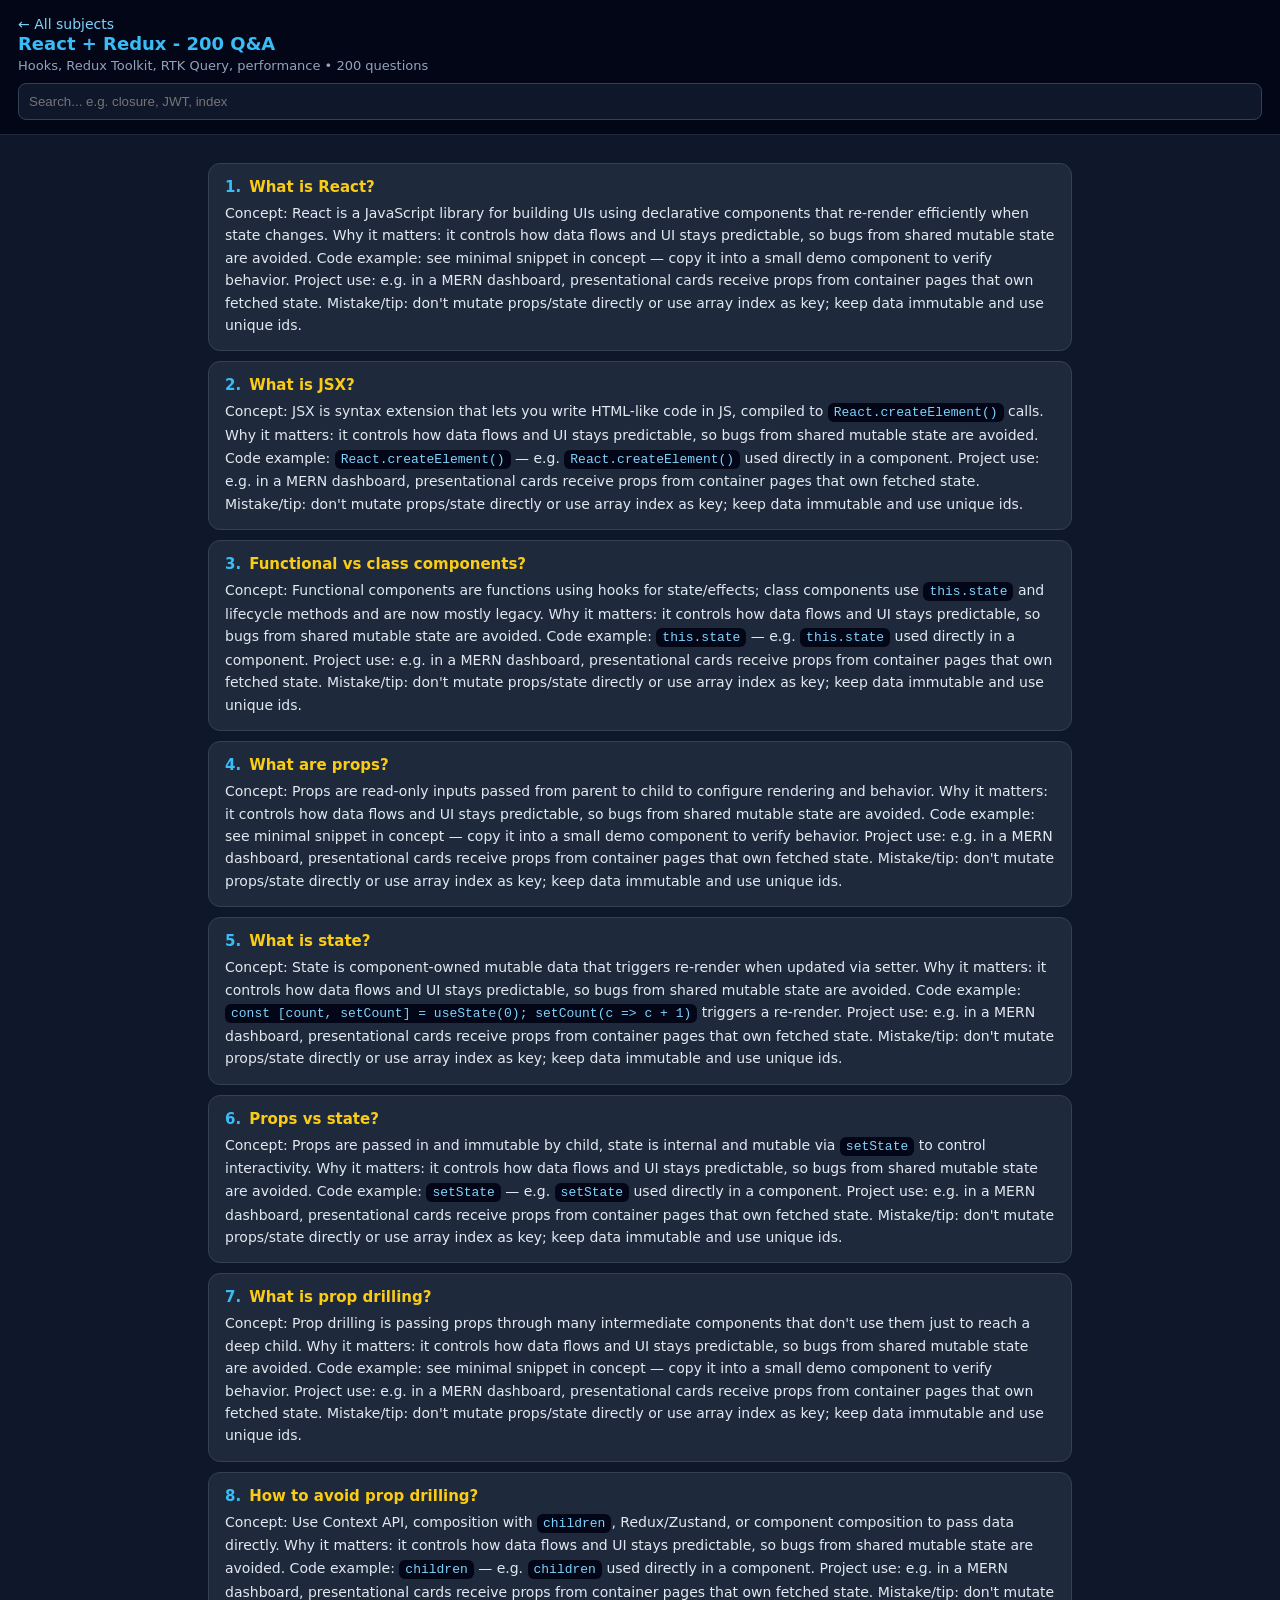
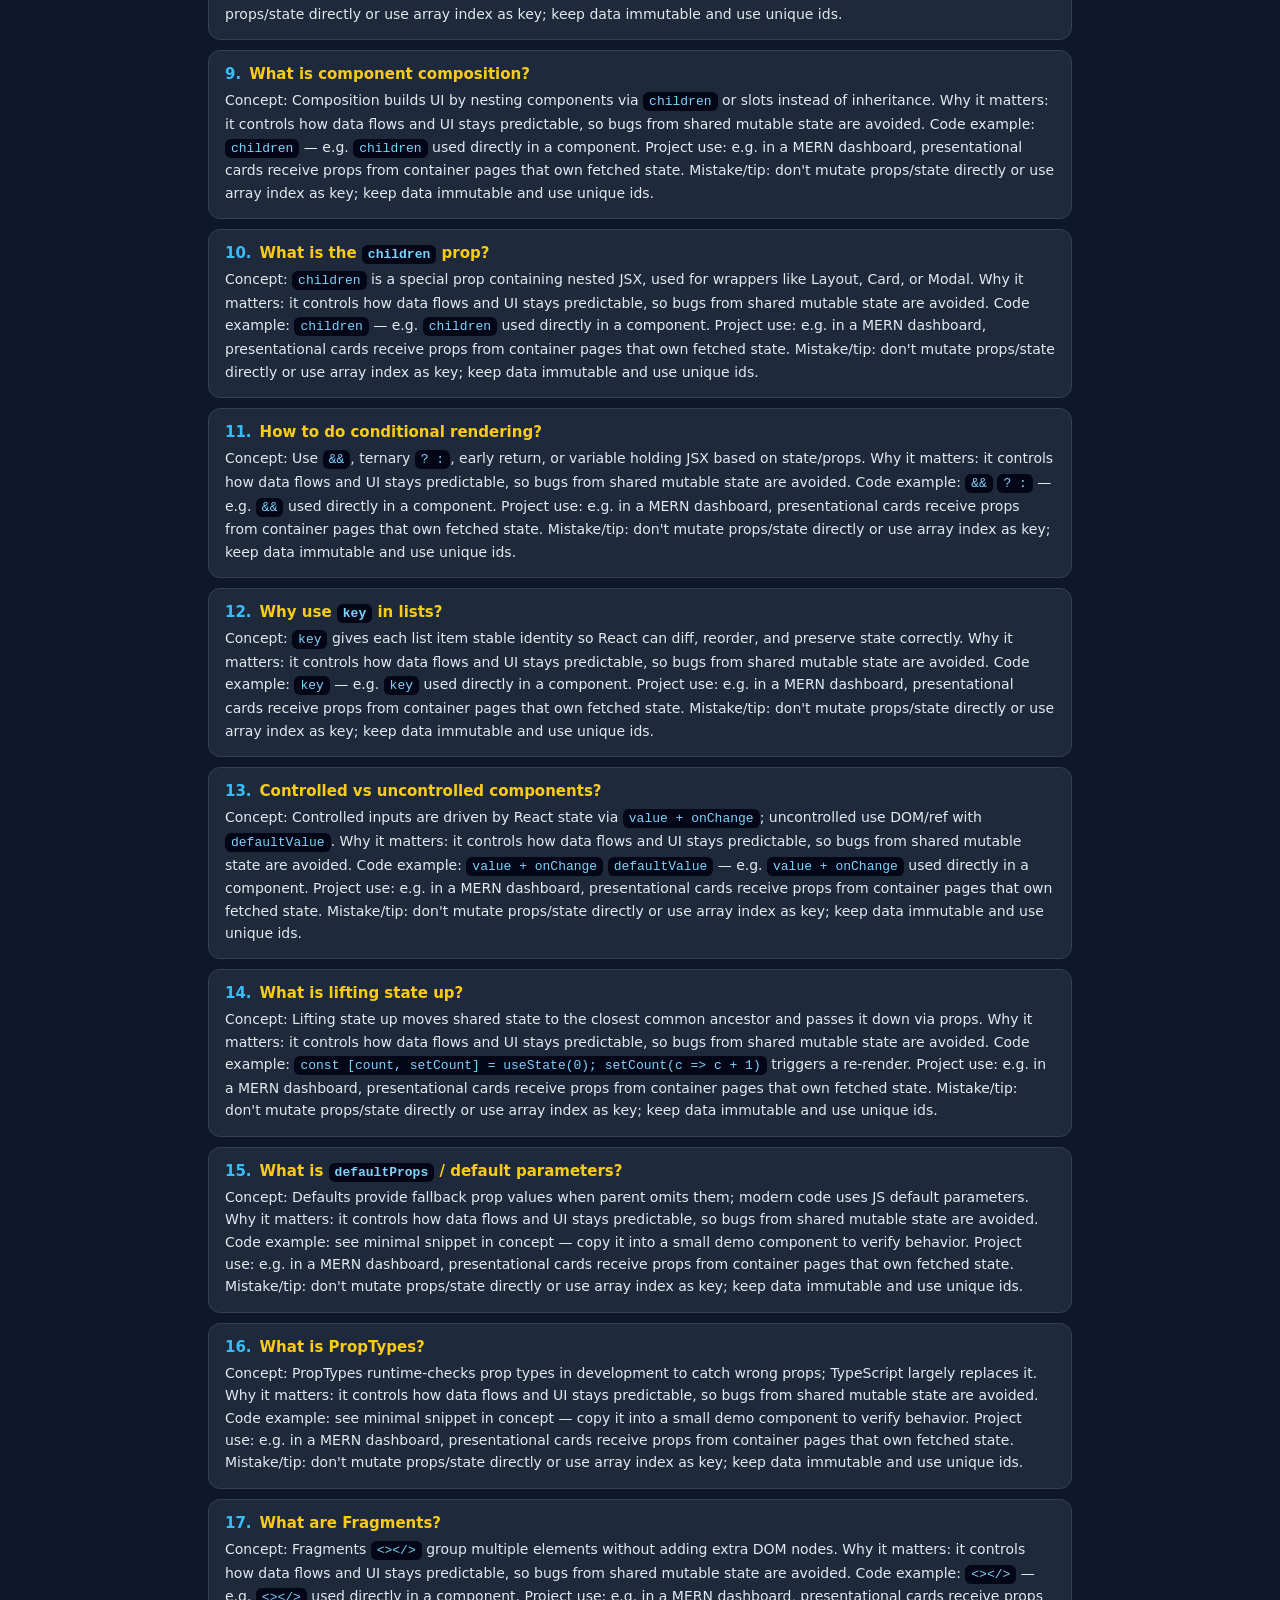
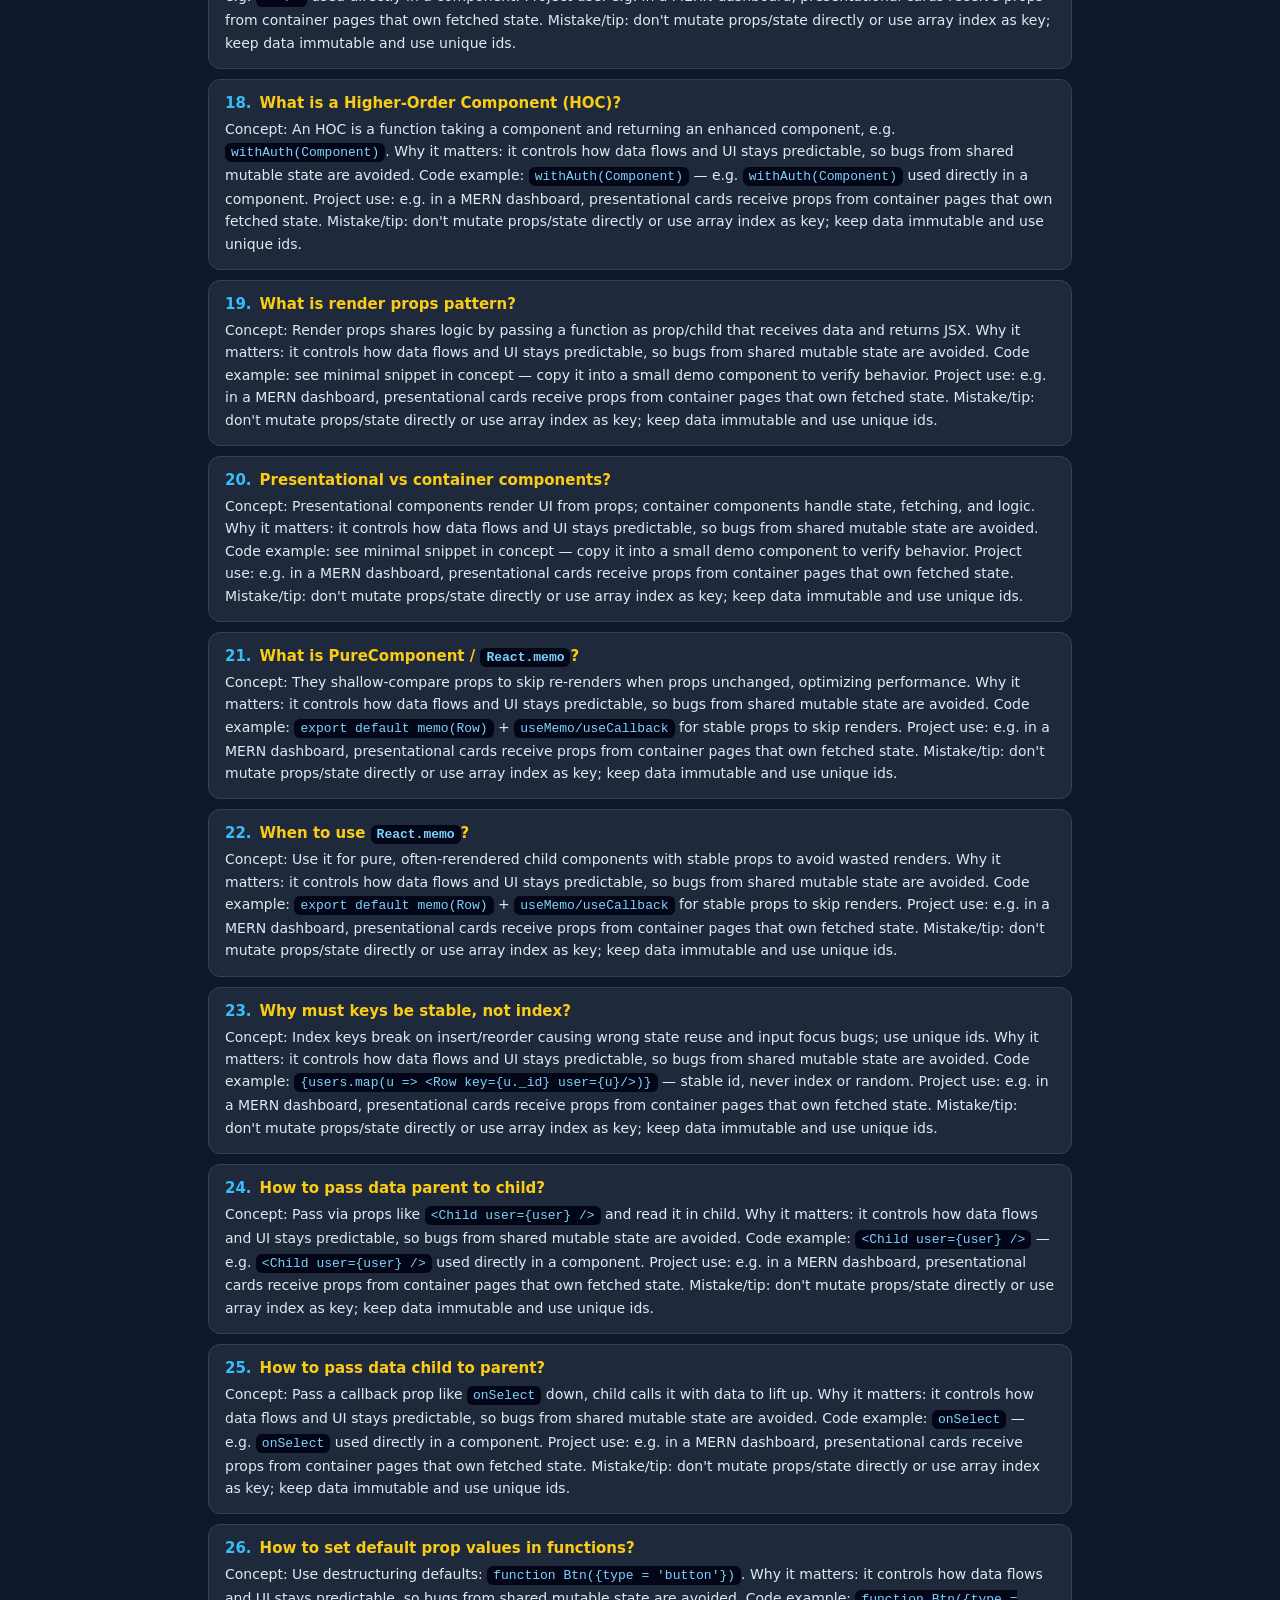
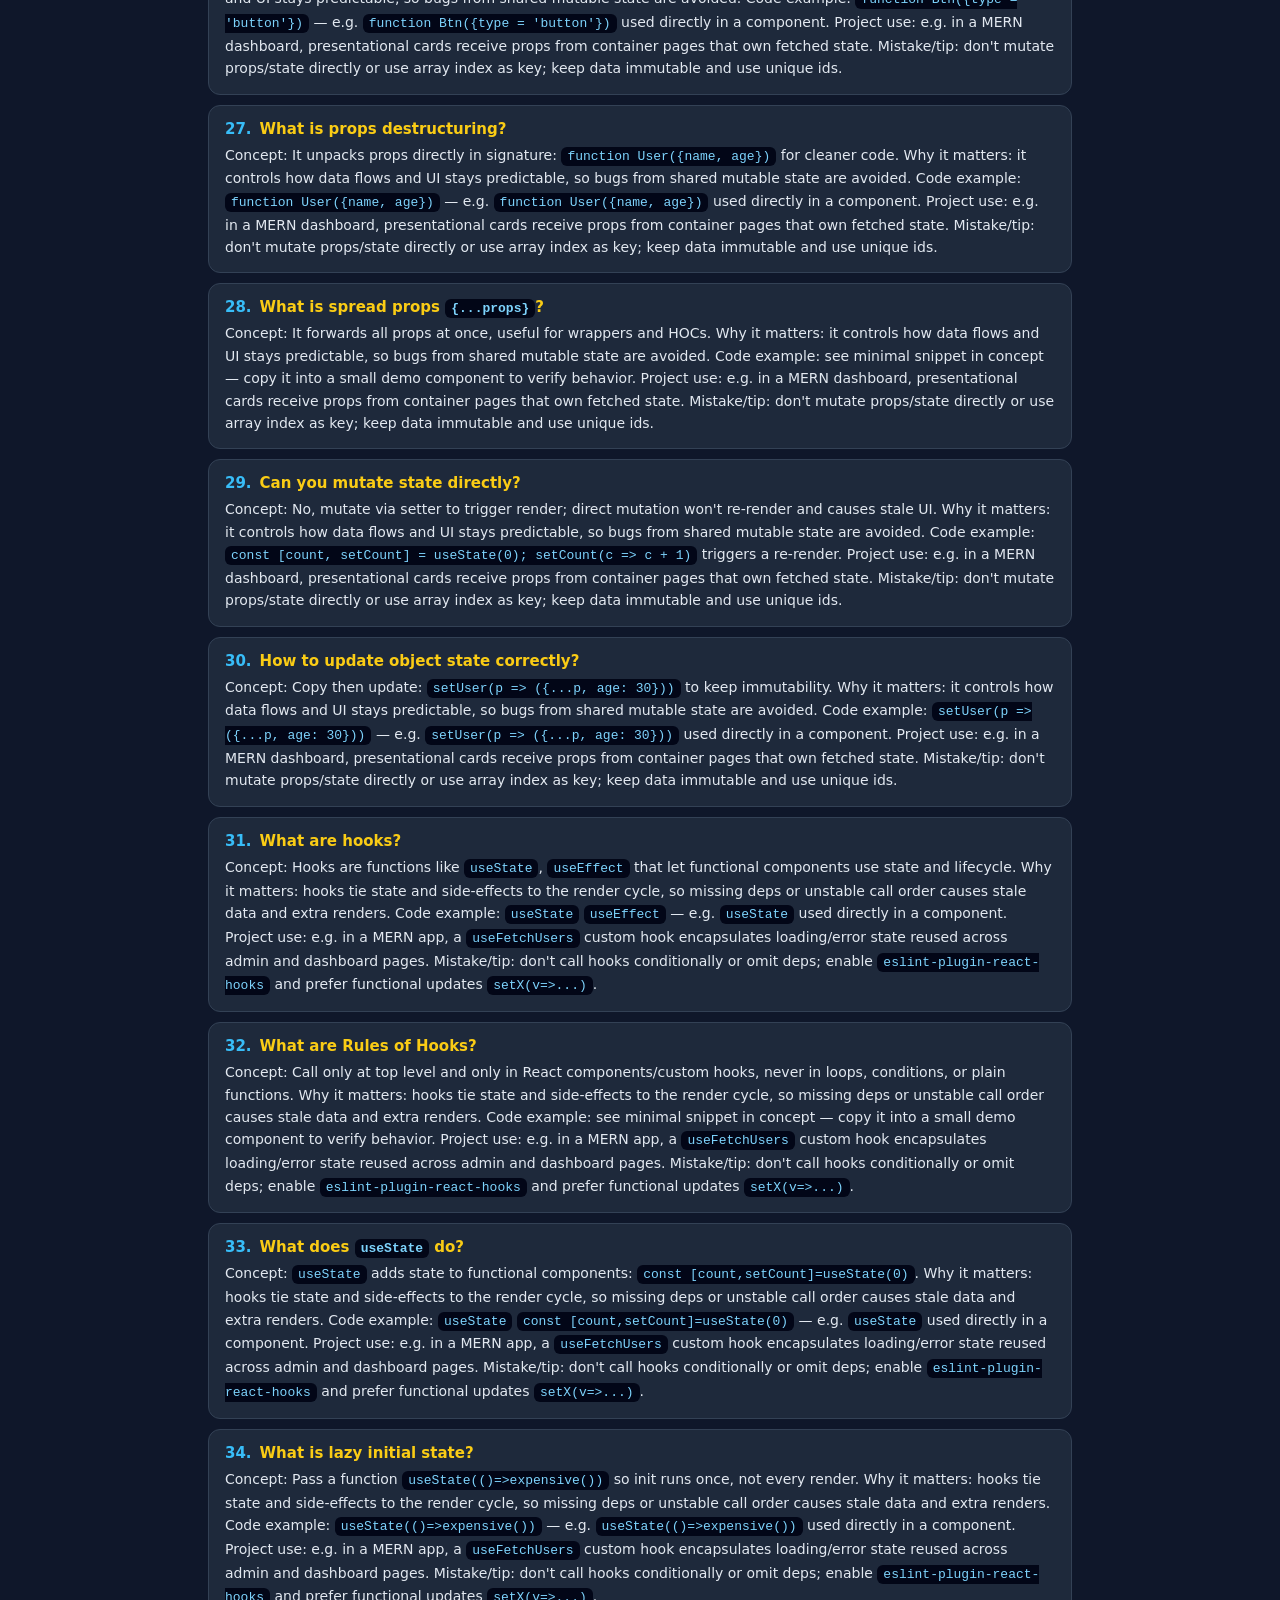
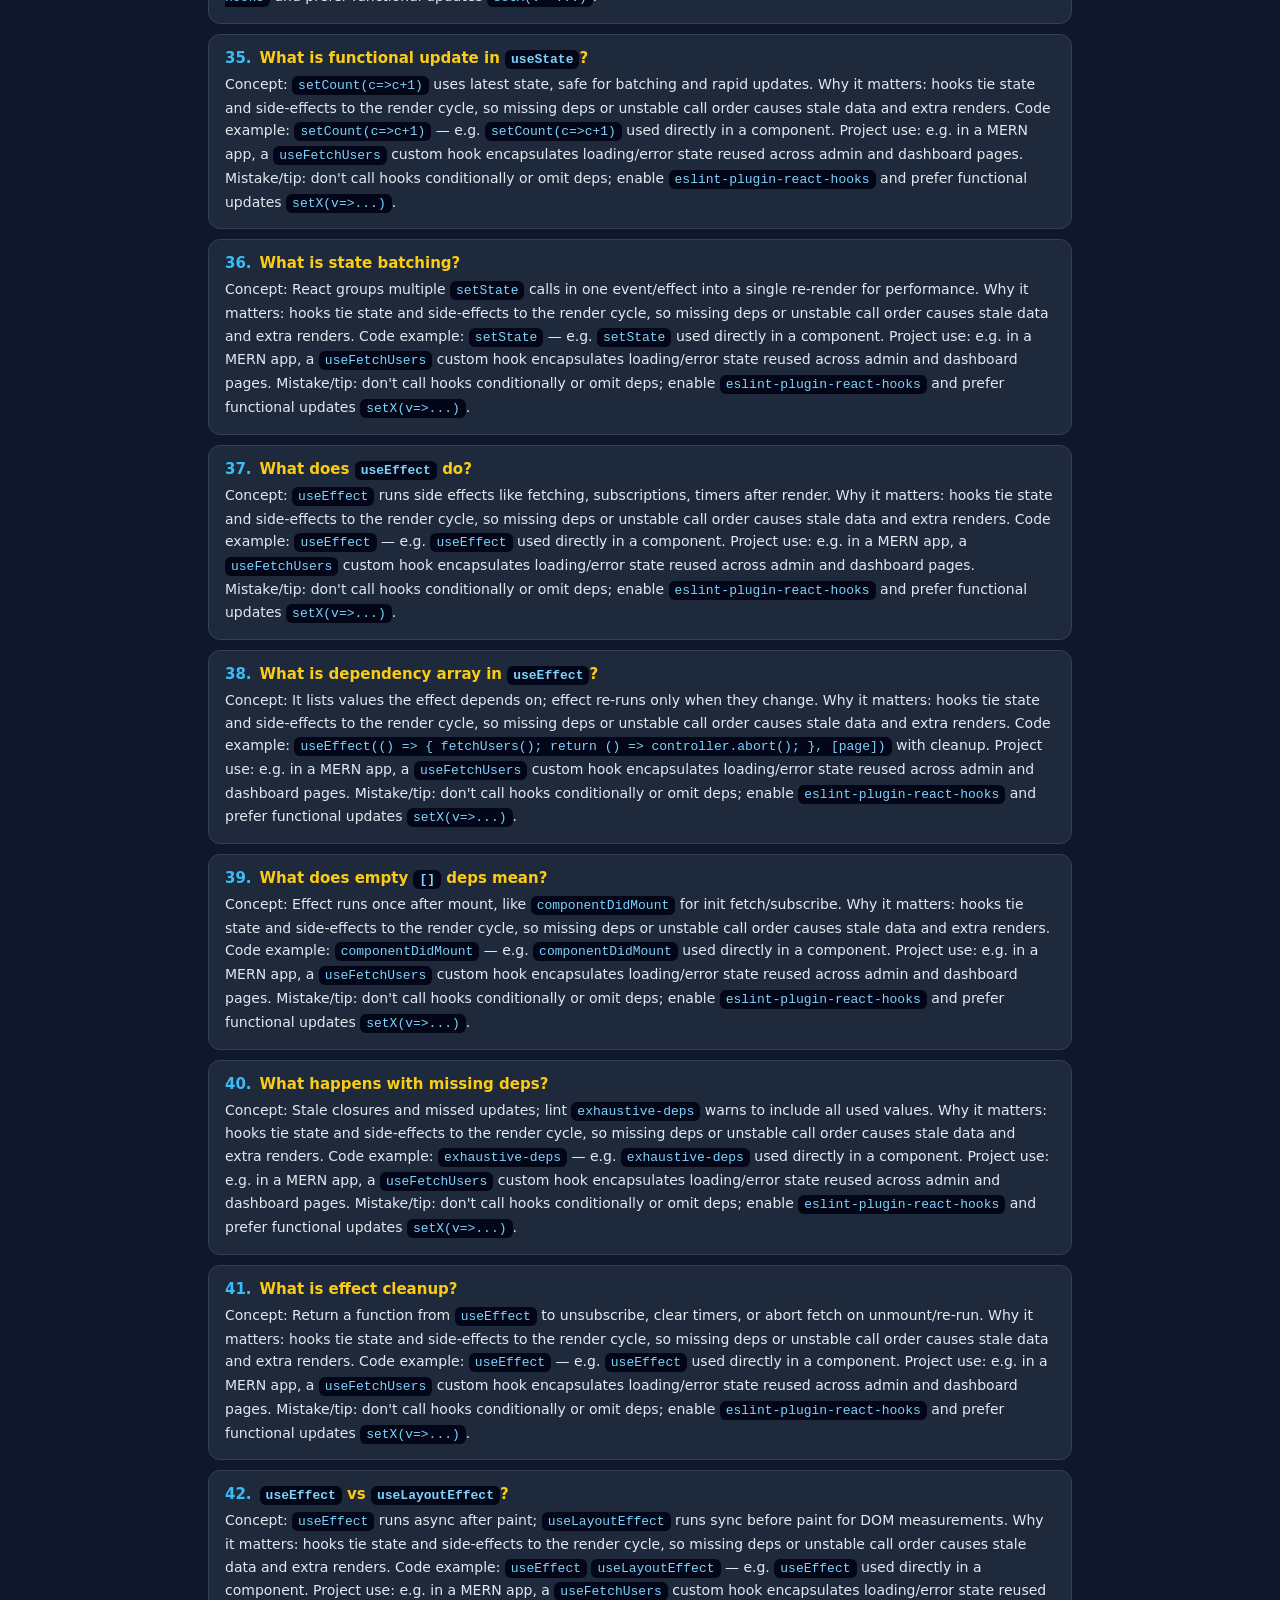
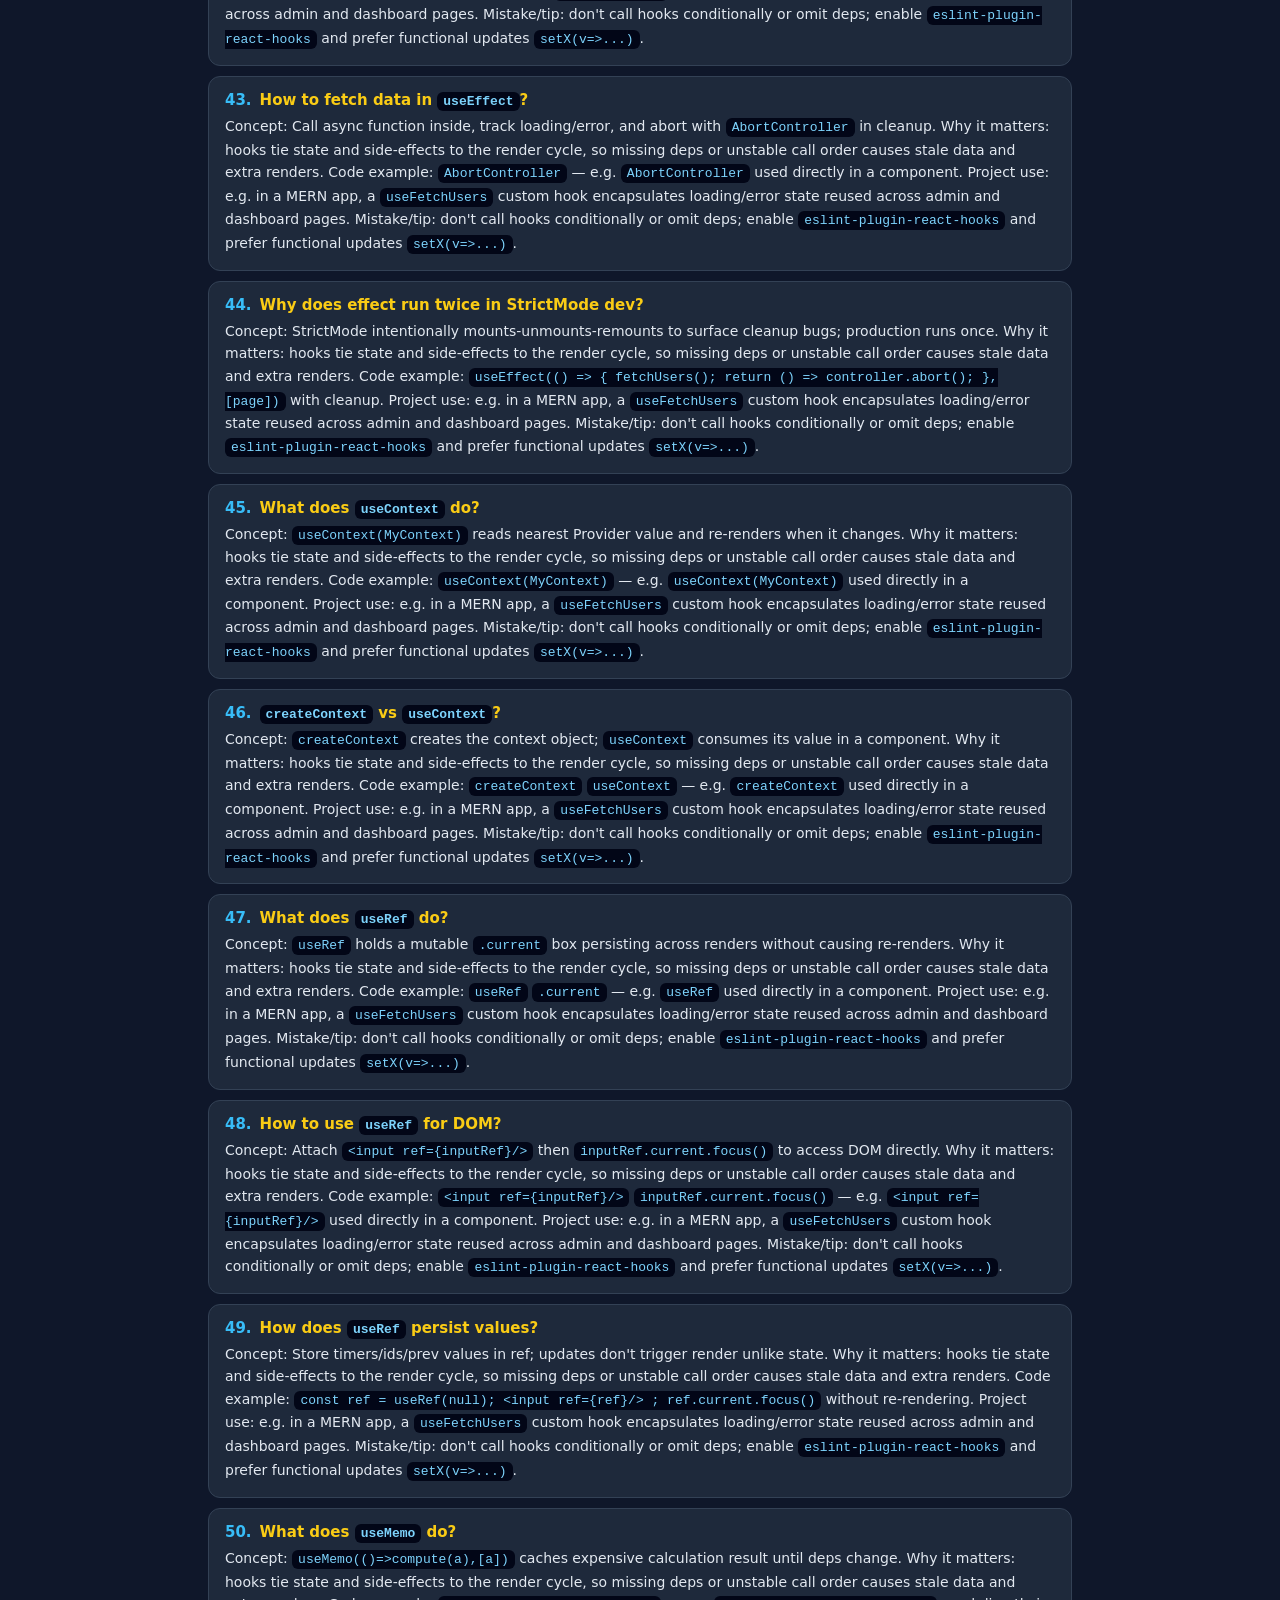
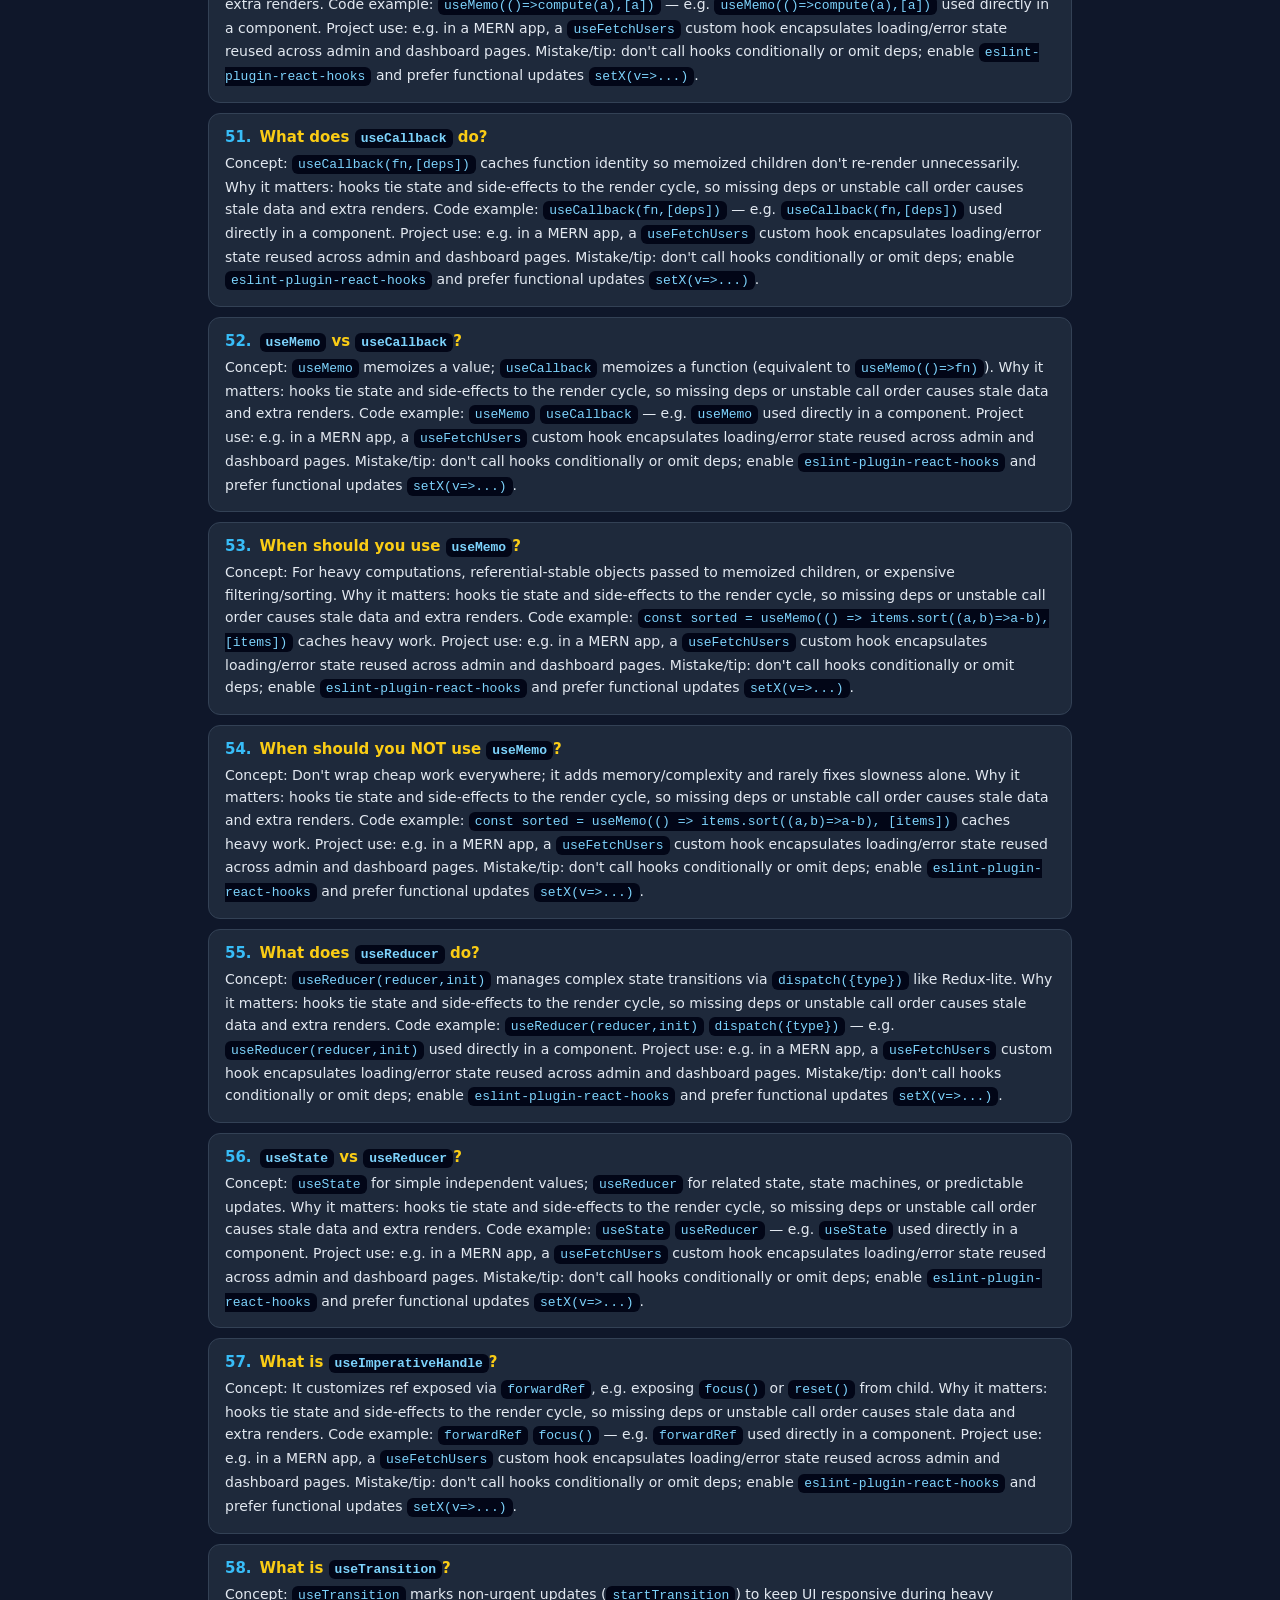
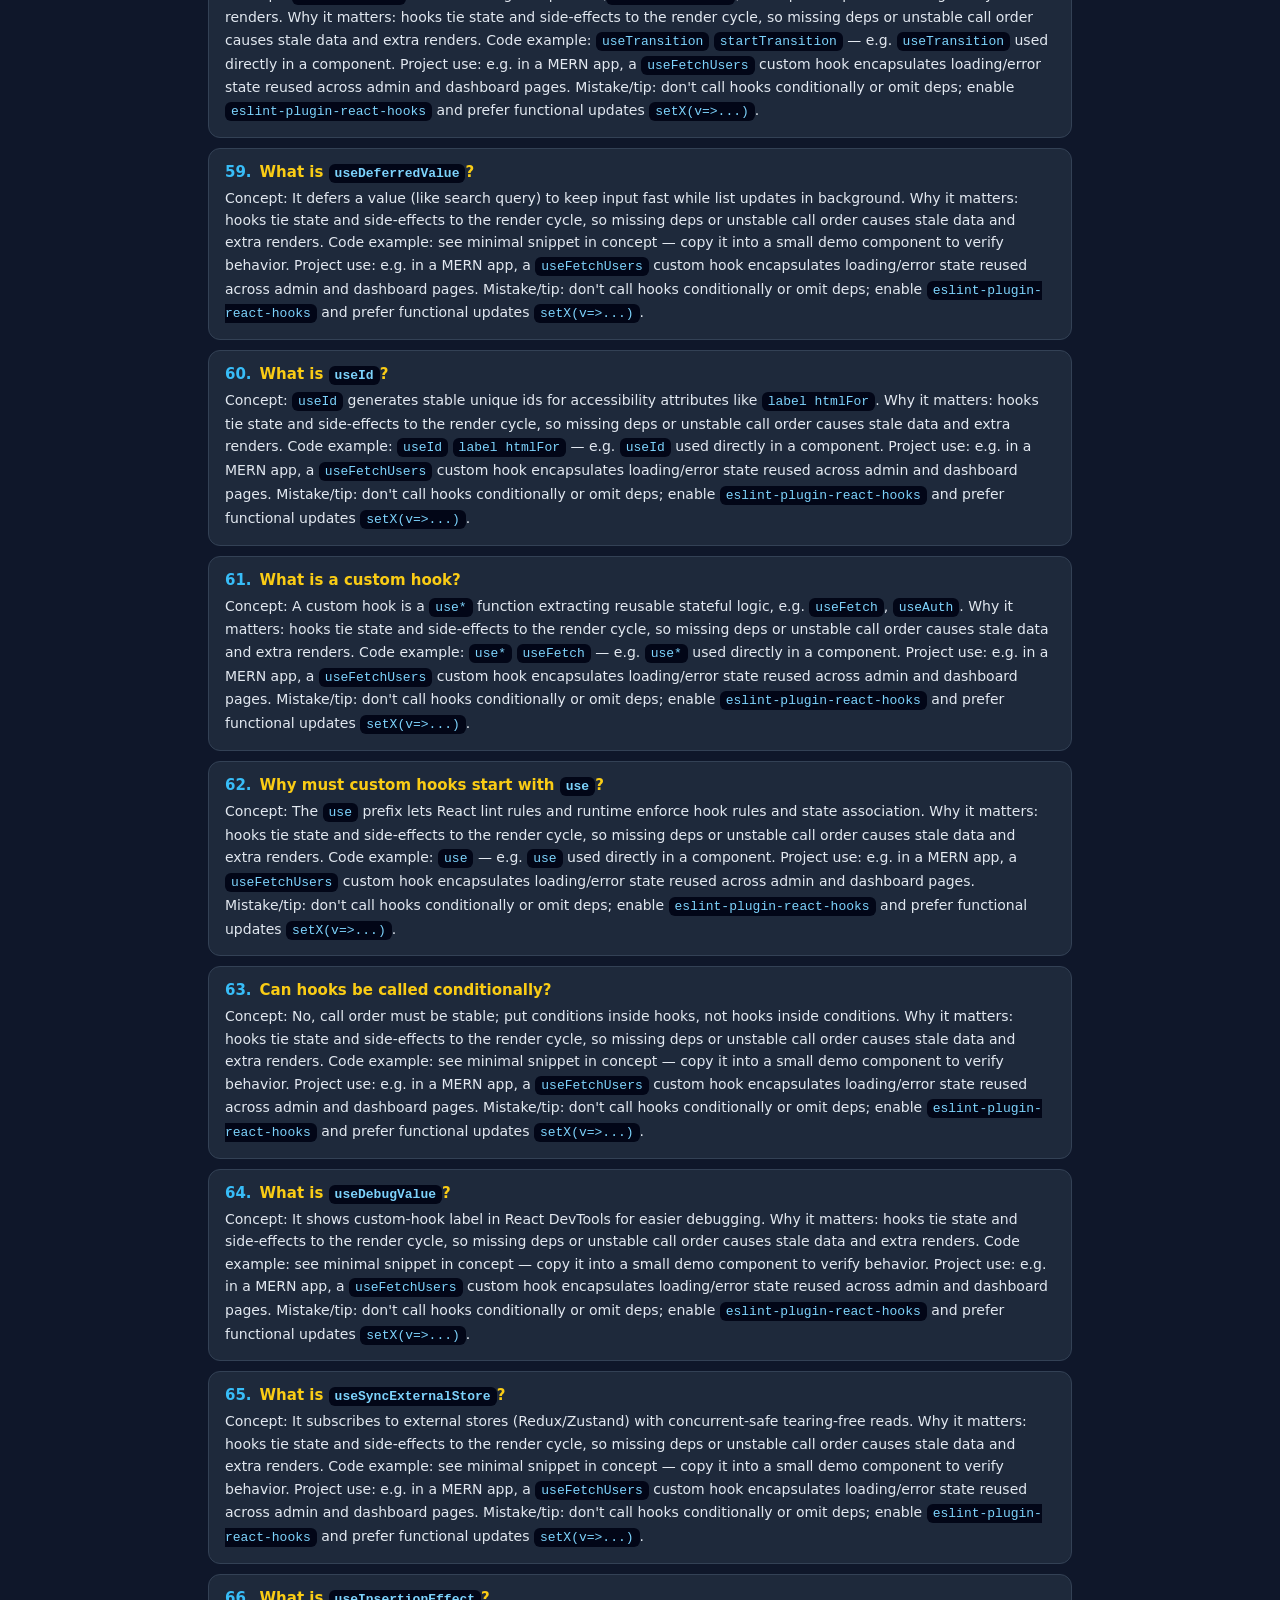
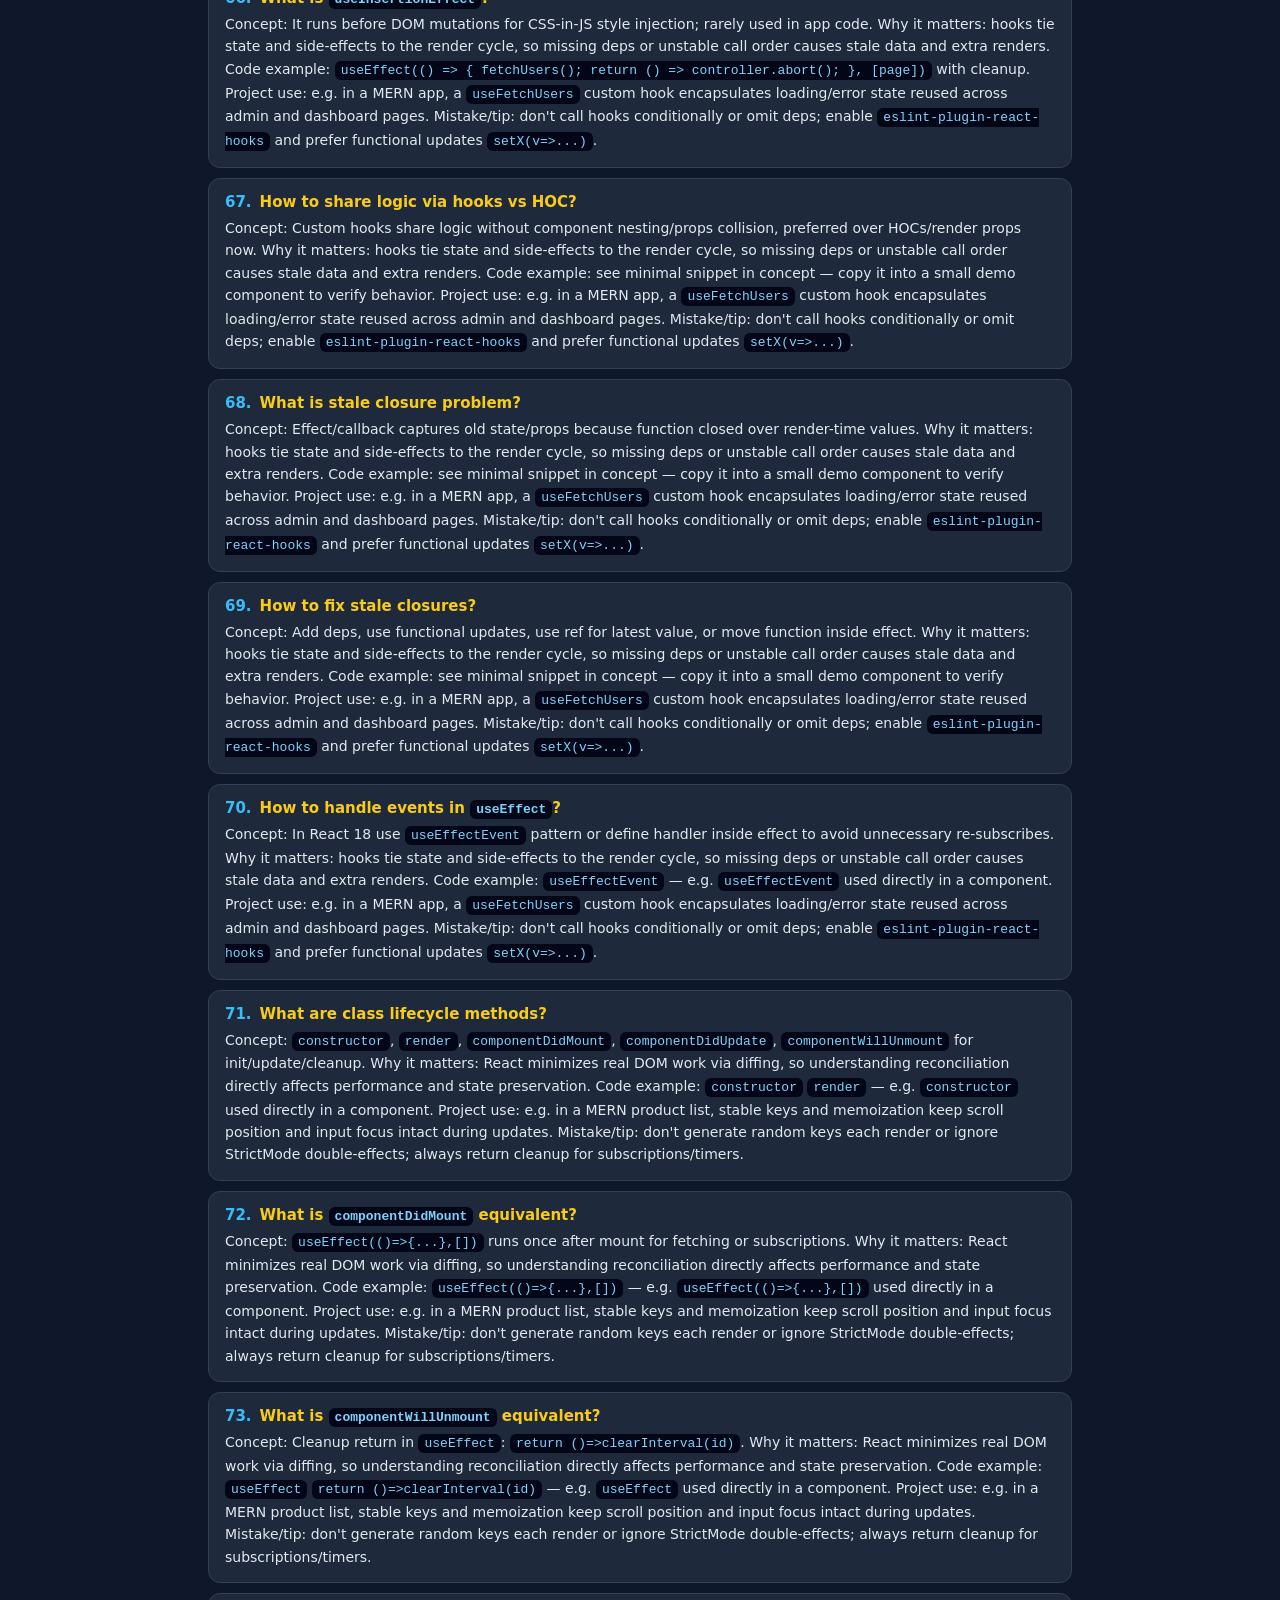
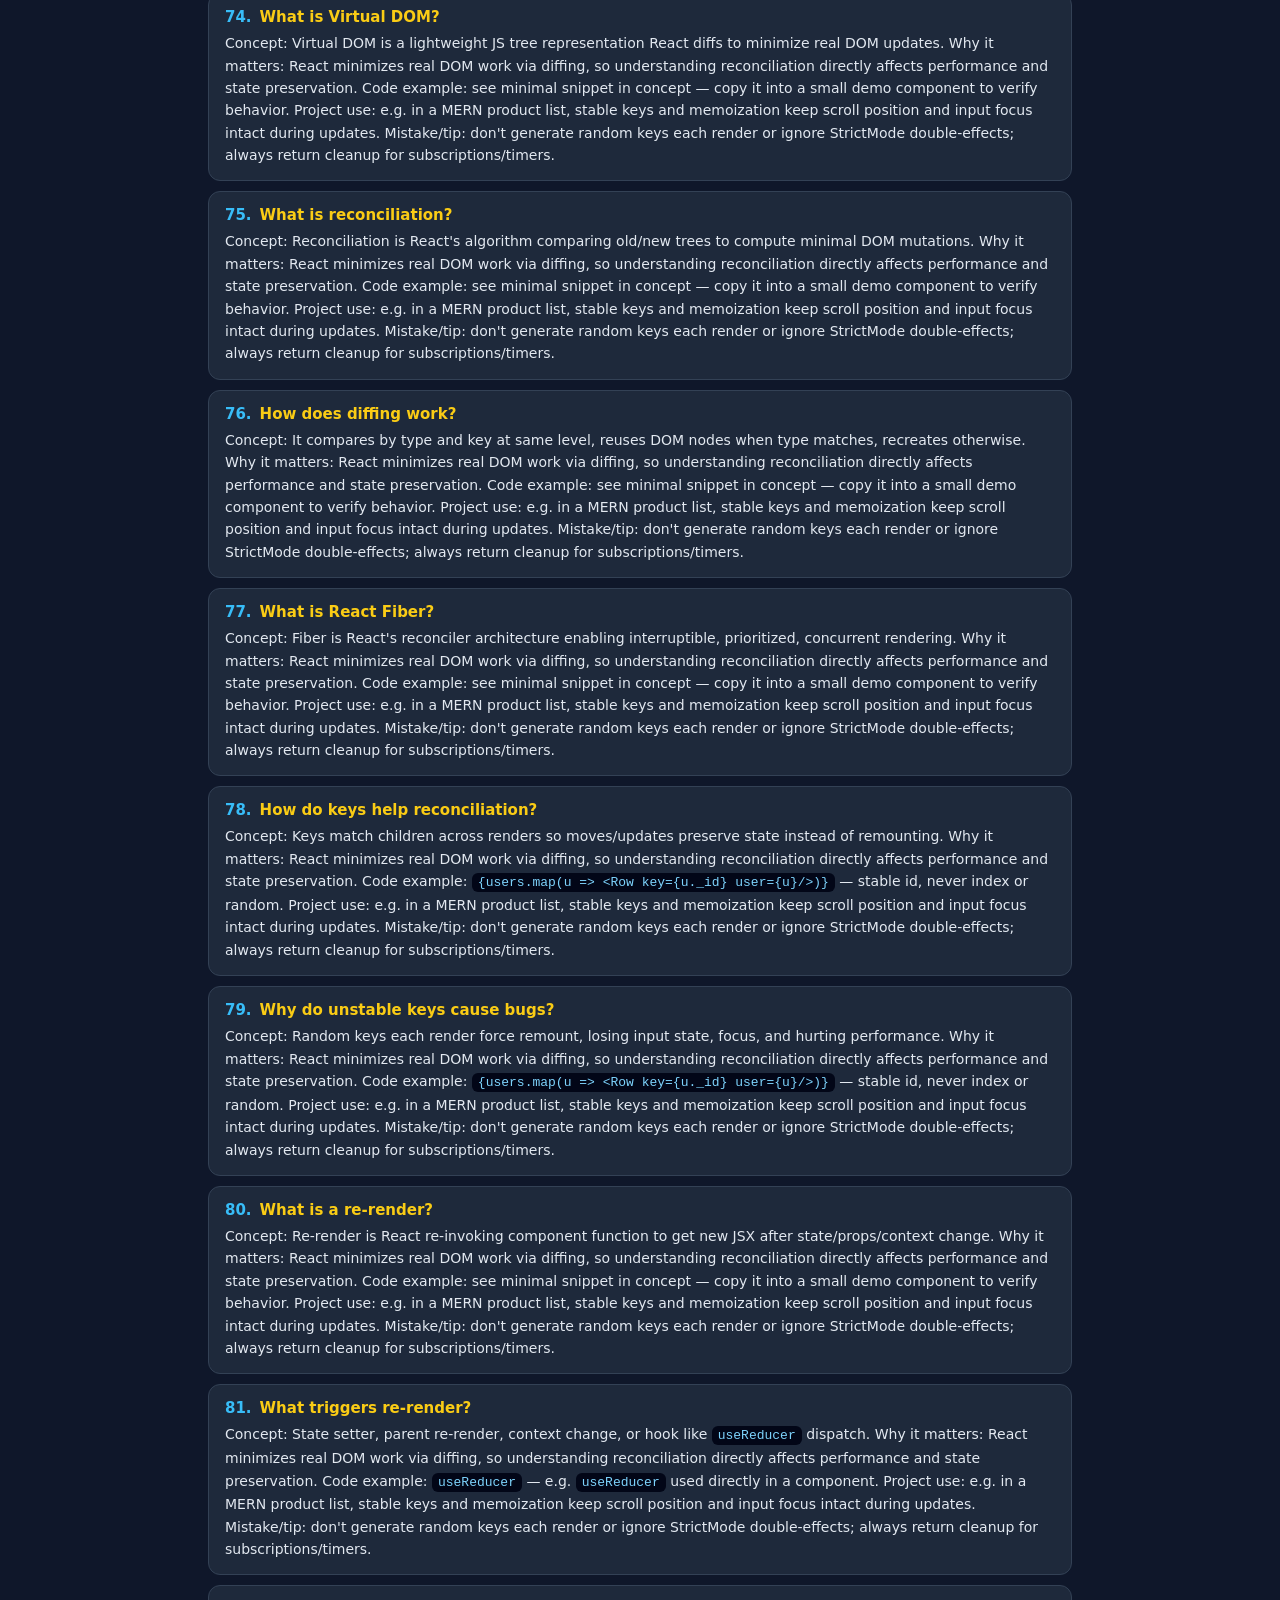
<file: mern-200/react-redux/index.html>
<!DOCTYPE html><html lang="en"><head><meta charset="UTF-8"><meta name="viewport" content="width=device-width,initial-scale=1"><title>React + Redux - 200 Q&amp;A</title><link rel="stylesheet" href="../style.css"></head><body><header><a class="back" href="../index.html">← All subjects</a><h1>React + Redux - 200 Q&amp;A</h1><p>Hooks, Redux Toolkit, RTK Query, performance • 200 questions</p><div class="search"><input id="q" placeholder="Search... e.g. closure, JWT, index" oninput="filter()"></div></header><main id="list"><div class="card"><h3><span class="n">1.</span>What is React?</h3><p>Concept: React is a JavaScript library for building UIs using declarative components that re-render efficiently when state changes. Why it matters: it controls how data flows and UI stays predictable, so bugs from shared mutable state are avoided. Code example: see minimal snippet in concept — copy it into a small demo component to verify behavior. Project use: e.g. in a MERN dashboard, presentational cards receive props from container pages that own fetched state. Mistake/tip: don&#x27;t mutate props/state directly or use array index as key; keep data immutable and use unique ids.</p></div>
<div class="card"><h3><span class="n">2.</span>What is JSX?</h3><p>Concept: JSX is syntax extension that lets you write HTML-like code in JS, compiled to <code>React.createElement()</code> calls. Why it matters: it controls how data flows and UI stays predictable, so bugs from shared mutable state are avoided. Code example: <code>React.createElement()</code> — e.g. <code>React.createElement()</code> used directly in a component. Project use: e.g. in a MERN dashboard, presentational cards receive props from container pages that own fetched state. Mistake/tip: don&#x27;t mutate props/state directly or use array index as key; keep data immutable and use unique ids.</p></div>
<div class="card"><h3><span class="n">3.</span>Functional vs class components?</h3><p>Concept: Functional components are functions using hooks for state/effects; class components use <code>this.state</code> and lifecycle methods and are now mostly legacy. Why it matters: it controls how data flows and UI stays predictable, so bugs from shared mutable state are avoided. Code example: <code>this.state</code> — e.g. <code>this.state</code> used directly in a component. Project use: e.g. in a MERN dashboard, presentational cards receive props from container pages that own fetched state. Mistake/tip: don&#x27;t mutate props/state directly or use array index as key; keep data immutable and use unique ids.</p></div>
<div class="card"><h3><span class="n">4.</span>What are props?</h3><p>Concept: Props are read-only inputs passed from parent to child to configure rendering and behavior. Why it matters: it controls how data flows and UI stays predictable, so bugs from shared mutable state are avoided. Code example: see minimal snippet in concept — copy it into a small demo component to verify behavior. Project use: e.g. in a MERN dashboard, presentational cards receive props from container pages that own fetched state. Mistake/tip: don&#x27;t mutate props/state directly or use array index as key; keep data immutable and use unique ids.</p></div>
<div class="card"><h3><span class="n">5.</span>What is state?</h3><p>Concept: State is component-owned mutable data that triggers re-render when updated via setter. Why it matters: it controls how data flows and UI stays predictable, so bugs from shared mutable state are avoided. Code example: <code>const [count, setCount] = useState(0); setCount(c =&gt; c + 1)</code> triggers a re-render. Project use: e.g. in a MERN dashboard, presentational cards receive props from container pages that own fetched state. Mistake/tip: don&#x27;t mutate props/state directly or use array index as key; keep data immutable and use unique ids.</p></div>
<div class="card"><h3><span class="n">6.</span>Props vs state?</h3><p>Concept: Props are passed in and immutable by child, state is internal and mutable via <code>setState</code> to control interactivity. Why it matters: it controls how data flows and UI stays predictable, so bugs from shared mutable state are avoided. Code example: <code>setState</code> — e.g. <code>setState</code> used directly in a component. Project use: e.g. in a MERN dashboard, presentational cards receive props from container pages that own fetched state. Mistake/tip: don&#x27;t mutate props/state directly or use array index as key; keep data immutable and use unique ids.</p></div>
<div class="card"><h3><span class="n">7.</span>What is prop drilling?</h3><p>Concept: Prop drilling is passing props through many intermediate components that don&#x27;t use them just to reach a deep child. Why it matters: it controls how data flows and UI stays predictable, so bugs from shared mutable state are avoided. Code example: see minimal snippet in concept — copy it into a small demo component to verify behavior. Project use: e.g. in a MERN dashboard, presentational cards receive props from container pages that own fetched state. Mistake/tip: don&#x27;t mutate props/state directly or use array index as key; keep data immutable and use unique ids.</p></div>
<div class="card"><h3><span class="n">8.</span>How to avoid prop drilling?</h3><p>Concept: Use Context API, composition with <code>children</code>, Redux/Zustand, or component composition to pass data directly. Why it matters: it controls how data flows and UI stays predictable, so bugs from shared mutable state are avoided. Code example: <code>children</code> — e.g. <code>children</code> used directly in a component. Project use: e.g. in a MERN dashboard, presentational cards receive props from container pages that own fetched state. Mistake/tip: don&#x27;t mutate props/state directly or use array index as key; keep data immutable and use unique ids.</p></div>
<div class="card"><h3><span class="n">9.</span>What is component composition?</h3><p>Concept: Composition builds UI by nesting components via <code>children</code> or slots instead of inheritance. Why it matters: it controls how data flows and UI stays predictable, so bugs from shared mutable state are avoided. Code example: <code>children</code> — e.g. <code>children</code> used directly in a component. Project use: e.g. in a MERN dashboard, presentational cards receive props from container pages that own fetched state. Mistake/tip: don&#x27;t mutate props/state directly or use array index as key; keep data immutable and use unique ids.</p></div>
<div class="card"><h3><span class="n">10.</span>What is the <code>children</code> prop?</h3><p>Concept: <code>children</code> is a special prop containing nested JSX, used for wrappers like Layout, Card, or Modal. Why it matters: it controls how data flows and UI stays predictable, so bugs from shared mutable state are avoided. Code example: <code>children</code> — e.g. <code>children</code> used directly in a component. Project use: e.g. in a MERN dashboard, presentational cards receive props from container pages that own fetched state. Mistake/tip: don&#x27;t mutate props/state directly or use array index as key; keep data immutable and use unique ids.</p></div>
<div class="card"><h3><span class="n">11.</span>How to do conditional rendering?</h3><p>Concept: Use <code>&amp;&amp;</code>, ternary <code>? :</code>, early return, or variable holding JSX based on state/props. Why it matters: it controls how data flows and UI stays predictable, so bugs from shared mutable state are avoided. Code example: <code>&amp;&amp;</code> <code>? :</code> — e.g. <code>&amp;&amp;</code> used directly in a component. Project use: e.g. in a MERN dashboard, presentational cards receive props from container pages that own fetched state. Mistake/tip: don&#x27;t mutate props/state directly or use array index as key; keep data immutable and use unique ids.</p></div>
<div class="card"><h3><span class="n">12.</span>Why use <code>key</code> in lists?</h3><p>Concept: <code>key</code> gives each list item stable identity so React can diff, reorder, and preserve state correctly. Why it matters: it controls how data flows and UI stays predictable, so bugs from shared mutable state are avoided. Code example: <code>key</code> — e.g. <code>key</code> used directly in a component. Project use: e.g. in a MERN dashboard, presentational cards receive props from container pages that own fetched state. Mistake/tip: don&#x27;t mutate props/state directly or use array index as key; keep data immutable and use unique ids.</p></div>
<div class="card"><h3><span class="n">13.</span>Controlled vs uncontrolled components?</h3><p>Concept: Controlled inputs are driven by React state via <code>value + onChange</code>; uncontrolled use DOM/ref with <code>defaultValue</code>. Why it matters: it controls how data flows and UI stays predictable, so bugs from shared mutable state are avoided. Code example: <code>value + onChange</code> <code>defaultValue</code> — e.g. <code>value + onChange</code> used directly in a component. Project use: e.g. in a MERN dashboard, presentational cards receive props from container pages that own fetched state. Mistake/tip: don&#x27;t mutate props/state directly or use array index as key; keep data immutable and use unique ids.</p></div>
<div class="card"><h3><span class="n">14.</span>What is lifting state up?</h3><p>Concept: Lifting state up moves shared state to the closest common ancestor and passes it down via props. Why it matters: it controls how data flows and UI stays predictable, so bugs from shared mutable state are avoided. Code example: <code>const [count, setCount] = useState(0); setCount(c =&gt; c + 1)</code> triggers a re-render. Project use: e.g. in a MERN dashboard, presentational cards receive props from container pages that own fetched state. Mistake/tip: don&#x27;t mutate props/state directly or use array index as key; keep data immutable and use unique ids.</p></div>
<div class="card"><h3><span class="n">15.</span>What is <code>defaultProps</code> / default parameters?</h3><p>Concept: Defaults provide fallback prop values when parent omits them; modern code uses JS default parameters. Why it matters: it controls how data flows and UI stays predictable, so bugs from shared mutable state are avoided. Code example: see minimal snippet in concept — copy it into a small demo component to verify behavior. Project use: e.g. in a MERN dashboard, presentational cards receive props from container pages that own fetched state. Mistake/tip: don&#x27;t mutate props/state directly or use array index as key; keep data immutable and use unique ids.</p></div>
<div class="card"><h3><span class="n">16.</span>What is PropTypes?</h3><p>Concept: PropTypes runtime-checks prop types in development to catch wrong props; TypeScript largely replaces it. Why it matters: it controls how data flows and UI stays predictable, so bugs from shared mutable state are avoided. Code example: see minimal snippet in concept — copy it into a small demo component to verify behavior. Project use: e.g. in a MERN dashboard, presentational cards receive props from container pages that own fetched state. Mistake/tip: don&#x27;t mutate props/state directly or use array index as key; keep data immutable and use unique ids.</p></div>
<div class="card"><h3><span class="n">17.</span>What are Fragments?</h3><p>Concept: Fragments <code>&lt;&gt;&lt;/&gt;</code> group multiple elements without adding extra DOM nodes. Why it matters: it controls how data flows and UI stays predictable, so bugs from shared mutable state are avoided. Code example: <code>&lt;&gt;&lt;/&gt;</code> — e.g. <code>&lt;&gt;&lt;/&gt;</code> used directly in a component. Project use: e.g. in a MERN dashboard, presentational cards receive props from container pages that own fetched state. Mistake/tip: don&#x27;t mutate props/state directly or use array index as key; keep data immutable and use unique ids.</p></div>
<div class="card"><h3><span class="n">18.</span>What is a Higher-Order Component (HOC)?</h3><p>Concept: An HOC is a function taking a component and returning an enhanced component, e.g. <code>withAuth(Component)</code>. Why it matters: it controls how data flows and UI stays predictable, so bugs from shared mutable state are avoided. Code example: <code>withAuth(Component)</code> — e.g. <code>withAuth(Component)</code> used directly in a component. Project use: e.g. in a MERN dashboard, presentational cards receive props from container pages that own fetched state. Mistake/tip: don&#x27;t mutate props/state directly or use array index as key; keep data immutable and use unique ids.</p></div>
<div class="card"><h3><span class="n">19.</span>What is render props pattern?</h3><p>Concept: Render props shares logic by passing a function as prop/child that receives data and returns JSX. Why it matters: it controls how data flows and UI stays predictable, so bugs from shared mutable state are avoided. Code example: see minimal snippet in concept — copy it into a small demo component to verify behavior. Project use: e.g. in a MERN dashboard, presentational cards receive props from container pages that own fetched state. Mistake/tip: don&#x27;t mutate props/state directly or use array index as key; keep data immutable and use unique ids.</p></div>
<div class="card"><h3><span class="n">20.</span>Presentational vs container components?</h3><p>Concept: Presentational components render UI from props; container components handle state, fetching, and logic. Why it matters: it controls how data flows and UI stays predictable, so bugs from shared mutable state are avoided. Code example: see minimal snippet in concept — copy it into a small demo component to verify behavior. Project use: e.g. in a MERN dashboard, presentational cards receive props from container pages that own fetched state. Mistake/tip: don&#x27;t mutate props/state directly or use array index as key; keep data immutable and use unique ids.</p></div>
<div class="card"><h3><span class="n">21.</span>What is PureComponent / <code>React.memo</code>?</h3><p>Concept: They shallow-compare props to skip re-renders when props unchanged, optimizing performance. Why it matters: it controls how data flows and UI stays predictable, so bugs from shared mutable state are avoided. Code example: <code>export default memo(Row)</code> + <code>useMemo/useCallback</code> for stable props to skip renders. Project use: e.g. in a MERN dashboard, presentational cards receive props from container pages that own fetched state. Mistake/tip: don&#x27;t mutate props/state directly or use array index as key; keep data immutable and use unique ids.</p></div>
<div class="card"><h3><span class="n">22.</span>When to use <code>React.memo</code>?</h3><p>Concept: Use it for pure, often-rerendered child components with stable props to avoid wasted renders. Why it matters: it controls how data flows and UI stays predictable, so bugs from shared mutable state are avoided. Code example: <code>export default memo(Row)</code> + <code>useMemo/useCallback</code> for stable props to skip renders. Project use: e.g. in a MERN dashboard, presentational cards receive props from container pages that own fetched state. Mistake/tip: don&#x27;t mutate props/state directly or use array index as key; keep data immutable and use unique ids.</p></div>
<div class="card"><h3><span class="n">23.</span>Why must keys be stable, not index?</h3><p>Concept: Index keys break on insert/reorder causing wrong state reuse and input focus bugs; use unique ids. Why it matters: it controls how data flows and UI stays predictable, so bugs from shared mutable state are avoided. Code example: <code>{users.map(u =&gt; &lt;Row key={u._id} user={u}/&gt;)}</code> — stable id, never index or random. Project use: e.g. in a MERN dashboard, presentational cards receive props from container pages that own fetched state. Mistake/tip: don&#x27;t mutate props/state directly or use array index as key; keep data immutable and use unique ids.</p></div>
<div class="card"><h3><span class="n">24.</span>How to pass data parent to child?</h3><p>Concept: Pass via props like <code>&lt;Child user={user} /&gt;</code> and read it in child. Why it matters: it controls how data flows and UI stays predictable, so bugs from shared mutable state are avoided. Code example: <code>&lt;Child user={user} /&gt;</code> — e.g. <code>&lt;Child user={user} /&gt;</code> used directly in a component. Project use: e.g. in a MERN dashboard, presentational cards receive props from container pages that own fetched state. Mistake/tip: don&#x27;t mutate props/state directly or use array index as key; keep data immutable and use unique ids.</p></div>
<div class="card"><h3><span class="n">25.</span>How to pass data child to parent?</h3><p>Concept: Pass a callback prop like <code>onSelect</code> down, child calls it with data to lift up. Why it matters: it controls how data flows and UI stays predictable, so bugs from shared mutable state are avoided. Code example: <code>onSelect</code> — e.g. <code>onSelect</code> used directly in a component. Project use: e.g. in a MERN dashboard, presentational cards receive props from container pages that own fetched state. Mistake/tip: don&#x27;t mutate props/state directly or use array index as key; keep data immutable and use unique ids.</p></div>
<div class="card"><h3><span class="n">26.</span>How to set default prop values in functions?</h3><p>Concept: Use destructuring defaults: <code>function Btn({type = &#x27;button&#x27;})</code>. Why it matters: it controls how data flows and UI stays predictable, so bugs from shared mutable state are avoided. Code example: <code>function Btn({type = &#x27;button&#x27;})</code> — e.g. <code>function Btn({type = &#x27;button&#x27;})</code> used directly in a component. Project use: e.g. in a MERN dashboard, presentational cards receive props from container pages that own fetched state. Mistake/tip: don&#x27;t mutate props/state directly or use array index as key; keep data immutable and use unique ids.</p></div>
<div class="card"><h3><span class="n">27.</span>What is props destructuring?</h3><p>Concept: It unpacks props directly in signature: <code>function User({name, age})</code> for cleaner code. Why it matters: it controls how data flows and UI stays predictable, so bugs from shared mutable state are avoided. Code example: <code>function User({name, age})</code> — e.g. <code>function User({name, age})</code> used directly in a component. Project use: e.g. in a MERN dashboard, presentational cards receive props from container pages that own fetched state. Mistake/tip: don&#x27;t mutate props/state directly or use array index as key; keep data immutable and use unique ids.</p></div>
<div class="card"><h3><span class="n">28.</span>What is spread props <code>{...props}</code>?</h3><p>Concept: It forwards all props at once, useful for wrappers and HOCs. Why it matters: it controls how data flows and UI stays predictable, so bugs from shared mutable state are avoided. Code example: see minimal snippet in concept — copy it into a small demo component to verify behavior. Project use: e.g. in a MERN dashboard, presentational cards receive props from container pages that own fetched state. Mistake/tip: don&#x27;t mutate props/state directly or use array index as key; keep data immutable and use unique ids.</p></div>
<div class="card"><h3><span class="n">29.</span>Can you mutate state directly?</h3><p>Concept: No, mutate via setter to trigger render; direct mutation won&#x27;t re-render and causes stale UI. Why it matters: it controls how data flows and UI stays predictable, so bugs from shared mutable state are avoided. Code example: <code>const [count, setCount] = useState(0); setCount(c =&gt; c + 1)</code> triggers a re-render. Project use: e.g. in a MERN dashboard, presentational cards receive props from container pages that own fetched state. Mistake/tip: don&#x27;t mutate props/state directly or use array index as key; keep data immutable and use unique ids.</p></div>
<div class="card"><h3><span class="n">30.</span>How to update object state correctly?</h3><p>Concept: Copy then update: <code>setUser(p =&gt; ({...p, age: 30}))</code> to keep immutability. Why it matters: it controls how data flows and UI stays predictable, so bugs from shared mutable state are avoided. Code example: <code>setUser(p =&gt; ({...p, age: 30}))</code> — e.g. <code>setUser(p =&gt; ({...p, age: 30}))</code> used directly in a component. Project use: e.g. in a MERN dashboard, presentational cards receive props from container pages that own fetched state. Mistake/tip: don&#x27;t mutate props/state directly or use array index as key; keep data immutable and use unique ids.</p></div>
<div class="card"><h3><span class="n">31.</span>What are hooks?</h3><p>Concept: Hooks are functions like <code>useState</code>, <code>useEffect</code> that let functional components use state and lifecycle. Why it matters: hooks tie state and side-effects to the render cycle, so missing deps or unstable call order causes stale data and extra renders. Code example: <code>useState</code> <code>useEffect</code> — e.g. <code>useState</code> used directly in a component. Project use: e.g. in a MERN app, a <code>useFetchUsers</code> custom hook encapsulates loading/error state reused across admin and dashboard pages. Mistake/tip: don&#x27;t call hooks conditionally or omit deps; enable <code>eslint-plugin-react-hooks</code> and prefer functional updates <code>setX(v=&gt;...)</code>.</p></div>
<div class="card"><h3><span class="n">32.</span>What are Rules of Hooks?</h3><p>Concept: Call only at top level and only in React components/custom hooks, never in loops, conditions, or plain functions. Why it matters: hooks tie state and side-effects to the render cycle, so missing deps or unstable call order causes stale data and extra renders. Code example: see minimal snippet in concept — copy it into a small demo component to verify behavior. Project use: e.g. in a MERN app, a <code>useFetchUsers</code> custom hook encapsulates loading/error state reused across admin and dashboard pages. Mistake/tip: don&#x27;t call hooks conditionally or omit deps; enable <code>eslint-plugin-react-hooks</code> and prefer functional updates <code>setX(v=&gt;...)</code>.</p></div>
<div class="card"><h3><span class="n">33.</span>What does <code>useState</code> do?</h3><p>Concept: <code>useState</code> adds state to functional components: <code>const [count,setCount]=useState(0)</code>. Why it matters: hooks tie state and side-effects to the render cycle, so missing deps or unstable call order causes stale data and extra renders. Code example: <code>useState</code> <code>const [count,setCount]=useState(0)</code> — e.g. <code>useState</code> used directly in a component. Project use: e.g. in a MERN app, a <code>useFetchUsers</code> custom hook encapsulates loading/error state reused across admin and dashboard pages. Mistake/tip: don&#x27;t call hooks conditionally or omit deps; enable <code>eslint-plugin-react-hooks</code> and prefer functional updates <code>setX(v=&gt;...)</code>.</p></div>
<div class="card"><h3><span class="n">34.</span>What is lazy initial state?</h3><p>Concept: Pass a function <code>useState(()=&gt;expensive())</code> so init runs once, not every render. Why it matters: hooks tie state and side-effects to the render cycle, so missing deps or unstable call order causes stale data and extra renders. Code example: <code>useState(()=&gt;expensive())</code> — e.g. <code>useState(()=&gt;expensive())</code> used directly in a component. Project use: e.g. in a MERN app, a <code>useFetchUsers</code> custom hook encapsulates loading/error state reused across admin and dashboard pages. Mistake/tip: don&#x27;t call hooks conditionally or omit deps; enable <code>eslint-plugin-react-hooks</code> and prefer functional updates <code>setX(v=&gt;...)</code>.</p></div>
<div class="card"><h3><span class="n">35.</span>What is functional update in <code>useState</code>?</h3><p>Concept: <code>setCount(c=&gt;c+1)</code> uses latest state, safe for batching and rapid updates. Why it matters: hooks tie state and side-effects to the render cycle, so missing deps or unstable call order causes stale data and extra renders. Code example: <code>setCount(c=&gt;c+1)</code> — e.g. <code>setCount(c=&gt;c+1)</code> used directly in a component. Project use: e.g. in a MERN app, a <code>useFetchUsers</code> custom hook encapsulates loading/error state reused across admin and dashboard pages. Mistake/tip: don&#x27;t call hooks conditionally or omit deps; enable <code>eslint-plugin-react-hooks</code> and prefer functional updates <code>setX(v=&gt;...)</code>.</p></div>
<div class="card"><h3><span class="n">36.</span>What is state batching?</h3><p>Concept: React groups multiple <code>setState</code> calls in one event/effect into a single re-render for performance. Why it matters: hooks tie state and side-effects to the render cycle, so missing deps or unstable call order causes stale data and extra renders. Code example: <code>setState</code> — e.g. <code>setState</code> used directly in a component. Project use: e.g. in a MERN app, a <code>useFetchUsers</code> custom hook encapsulates loading/error state reused across admin and dashboard pages. Mistake/tip: don&#x27;t call hooks conditionally or omit deps; enable <code>eslint-plugin-react-hooks</code> and prefer functional updates <code>setX(v=&gt;...)</code>.</p></div>
<div class="card"><h3><span class="n">37.</span>What does <code>useEffect</code> do?</h3><p>Concept: <code>useEffect</code> runs side effects like fetching, subscriptions, timers after render. Why it matters: hooks tie state and side-effects to the render cycle, so missing deps or unstable call order causes stale data and extra renders. Code example: <code>useEffect</code> — e.g. <code>useEffect</code> used directly in a component. Project use: e.g. in a MERN app, a <code>useFetchUsers</code> custom hook encapsulates loading/error state reused across admin and dashboard pages. Mistake/tip: don&#x27;t call hooks conditionally or omit deps; enable <code>eslint-plugin-react-hooks</code> and prefer functional updates <code>setX(v=&gt;...)</code>.</p></div>
<div class="card"><h3><span class="n">38.</span>What is dependency array in <code>useEffect</code>?</h3><p>Concept: It lists values the effect depends on; effect re-runs only when they change. Why it matters: hooks tie state and side-effects to the render cycle, so missing deps or unstable call order causes stale data and extra renders. Code example: <code>useEffect(() =&gt; { fetchUsers(); return () =&gt; controller.abort(); }, [page])</code> with cleanup. Project use: e.g. in a MERN app, a <code>useFetchUsers</code> custom hook encapsulates loading/error state reused across admin and dashboard pages. Mistake/tip: don&#x27;t call hooks conditionally or omit deps; enable <code>eslint-plugin-react-hooks</code> and prefer functional updates <code>setX(v=&gt;...)</code>.</p></div>
<div class="card"><h3><span class="n">39.</span>What does empty <code>[]</code> deps mean?</h3><p>Concept: Effect runs once after mount, like <code>componentDidMount</code> for init fetch/subscribe. Why it matters: hooks tie state and side-effects to the render cycle, so missing deps or unstable call order causes stale data and extra renders. Code example: <code>componentDidMount</code> — e.g. <code>componentDidMount</code> used directly in a component. Project use: e.g. in a MERN app, a <code>useFetchUsers</code> custom hook encapsulates loading/error state reused across admin and dashboard pages. Mistake/tip: don&#x27;t call hooks conditionally or omit deps; enable <code>eslint-plugin-react-hooks</code> and prefer functional updates <code>setX(v=&gt;...)</code>.</p></div>
<div class="card"><h3><span class="n">40.</span>What happens with missing deps?</h3><p>Concept: Stale closures and missed updates; lint <code>exhaustive-deps</code> warns to include all used values. Why it matters: hooks tie state and side-effects to the render cycle, so missing deps or unstable call order causes stale data and extra renders. Code example: <code>exhaustive-deps</code> — e.g. <code>exhaustive-deps</code> used directly in a component. Project use: e.g. in a MERN app, a <code>useFetchUsers</code> custom hook encapsulates loading/error state reused across admin and dashboard pages. Mistake/tip: don&#x27;t call hooks conditionally or omit deps; enable <code>eslint-plugin-react-hooks</code> and prefer functional updates <code>setX(v=&gt;...)</code>.</p></div>
<div class="card"><h3><span class="n">41.</span>What is effect cleanup?</h3><p>Concept: Return a function from <code>useEffect</code> to unsubscribe, clear timers, or abort fetch on unmount/re-run. Why it matters: hooks tie state and side-effects to the render cycle, so missing deps or unstable call order causes stale data and extra renders. Code example: <code>useEffect</code> — e.g. <code>useEffect</code> used directly in a component. Project use: e.g. in a MERN app, a <code>useFetchUsers</code> custom hook encapsulates loading/error state reused across admin and dashboard pages. Mistake/tip: don&#x27;t call hooks conditionally or omit deps; enable <code>eslint-plugin-react-hooks</code> and prefer functional updates <code>setX(v=&gt;...)</code>.</p></div>
<div class="card"><h3><span class="n">42.</span><code>useEffect</code> vs <code>useLayoutEffect</code>?</h3><p>Concept: <code>useEffect</code> runs async after paint; <code>useLayoutEffect</code> runs sync before paint for DOM measurements. Why it matters: hooks tie state and side-effects to the render cycle, so missing deps or unstable call order causes stale data and extra renders. Code example: <code>useEffect</code> <code>useLayoutEffect</code> — e.g. <code>useEffect</code> used directly in a component. Project use: e.g. in a MERN app, a <code>useFetchUsers</code> custom hook encapsulates loading/error state reused across admin and dashboard pages. Mistake/tip: don&#x27;t call hooks conditionally or omit deps; enable <code>eslint-plugin-react-hooks</code> and prefer functional updates <code>setX(v=&gt;...)</code>.</p></div>
<div class="card"><h3><span class="n">43.</span>How to fetch data in <code>useEffect</code>?</h3><p>Concept: Call async function inside, track loading/error, and abort with <code>AbortController</code> in cleanup. Why it matters: hooks tie state and side-effects to the render cycle, so missing deps or unstable call order causes stale data and extra renders. Code example: <code>AbortController</code> — e.g. <code>AbortController</code> used directly in a component. Project use: e.g. in a MERN app, a <code>useFetchUsers</code> custom hook encapsulates loading/error state reused across admin and dashboard pages. Mistake/tip: don&#x27;t call hooks conditionally or omit deps; enable <code>eslint-plugin-react-hooks</code> and prefer functional updates <code>setX(v=&gt;...)</code>.</p></div>
<div class="card"><h3><span class="n">44.</span>Why does effect run twice in StrictMode dev?</h3><p>Concept: StrictMode intentionally mounts-unmounts-remounts to surface cleanup bugs; production runs once. Why it matters: hooks tie state and side-effects to the render cycle, so missing deps or unstable call order causes stale data and extra renders. Code example: <code>useEffect(() =&gt; { fetchUsers(); return () =&gt; controller.abort(); }, [page])</code> with cleanup. Project use: e.g. in a MERN app, a <code>useFetchUsers</code> custom hook encapsulates loading/error state reused across admin and dashboard pages. Mistake/tip: don&#x27;t call hooks conditionally or omit deps; enable <code>eslint-plugin-react-hooks</code> and prefer functional updates <code>setX(v=&gt;...)</code>.</p></div>
<div class="card"><h3><span class="n">45.</span>What does <code>useContext</code> do?</h3><p>Concept: <code>useContext(MyContext)</code> reads nearest Provider value and re-renders when it changes. Why it matters: hooks tie state and side-effects to the render cycle, so missing deps or unstable call order causes stale data and extra renders. Code example: <code>useContext(MyContext)</code> — e.g. <code>useContext(MyContext)</code> used directly in a component. Project use: e.g. in a MERN app, a <code>useFetchUsers</code> custom hook encapsulates loading/error state reused across admin and dashboard pages. Mistake/tip: don&#x27;t call hooks conditionally or omit deps; enable <code>eslint-plugin-react-hooks</code> and prefer functional updates <code>setX(v=&gt;...)</code>.</p></div>
<div class="card"><h3><span class="n">46.</span><code>createContext</code> vs <code>useContext</code>?</h3><p>Concept: <code>createContext</code> creates the context object; <code>useContext</code> consumes its value in a component. Why it matters: hooks tie state and side-effects to the render cycle, so missing deps or unstable call order causes stale data and extra renders. Code example: <code>createContext</code> <code>useContext</code> — e.g. <code>createContext</code> used directly in a component. Project use: e.g. in a MERN app, a <code>useFetchUsers</code> custom hook encapsulates loading/error state reused across admin and dashboard pages. Mistake/tip: don&#x27;t call hooks conditionally or omit deps; enable <code>eslint-plugin-react-hooks</code> and prefer functional updates <code>setX(v=&gt;...)</code>.</p></div>
<div class="card"><h3><span class="n">47.</span>What does <code>useRef</code> do?</h3><p>Concept: <code>useRef</code> holds a mutable <code>.current</code> box persisting across renders without causing re-renders. Why it matters: hooks tie state and side-effects to the render cycle, so missing deps or unstable call order causes stale data and extra renders. Code example: <code>useRef</code> <code>.current</code> — e.g. <code>useRef</code> used directly in a component. Project use: e.g. in a MERN app, a <code>useFetchUsers</code> custom hook encapsulates loading/error state reused across admin and dashboard pages. Mistake/tip: don&#x27;t call hooks conditionally or omit deps; enable <code>eslint-plugin-react-hooks</code> and prefer functional updates <code>setX(v=&gt;...)</code>.</p></div>
<div class="card"><h3><span class="n">48.</span>How to use <code>useRef</code> for DOM?</h3><p>Concept: Attach <code>&lt;input ref={inputRef}/&gt;</code> then <code>inputRef.current.focus()</code> to access DOM directly. Why it matters: hooks tie state and side-effects to the render cycle, so missing deps or unstable call order causes stale data and extra renders. Code example: <code>&lt;input ref={inputRef}/&gt;</code> <code>inputRef.current.focus()</code> — e.g. <code>&lt;input ref={inputRef}/&gt;</code> used directly in a component. Project use: e.g. in a MERN app, a <code>useFetchUsers</code> custom hook encapsulates loading/error state reused across admin and dashboard pages. Mistake/tip: don&#x27;t call hooks conditionally or omit deps; enable <code>eslint-plugin-react-hooks</code> and prefer functional updates <code>setX(v=&gt;...)</code>.</p></div>
<div class="card"><h3><span class="n">49.</span>How does <code>useRef</code> persist values?</h3><p>Concept: Store timers/ids/prev values in ref; updates don&#x27;t trigger render unlike state. Why it matters: hooks tie state and side-effects to the render cycle, so missing deps or unstable call order causes stale data and extra renders. Code example: <code>const ref = useRef(null); &lt;input ref={ref}/&gt; ; ref.current.focus()</code> without re-rendering. Project use: e.g. in a MERN app, a <code>useFetchUsers</code> custom hook encapsulates loading/error state reused across admin and dashboard pages. Mistake/tip: don&#x27;t call hooks conditionally or omit deps; enable <code>eslint-plugin-react-hooks</code> and prefer functional updates <code>setX(v=&gt;...)</code>.</p></div>
<div class="card"><h3><span class="n">50.</span>What does <code>useMemo</code> do?</h3><p>Concept: <code>useMemo(()=&gt;compute(a),[a])</code> caches expensive calculation result until deps change. Why it matters: hooks tie state and side-effects to the render cycle, so missing deps or unstable call order causes stale data and extra renders. Code example: <code>useMemo(()=&gt;compute(a),[a])</code> — e.g. <code>useMemo(()=&gt;compute(a),[a])</code> used directly in a component. Project use: e.g. in a MERN app, a <code>useFetchUsers</code> custom hook encapsulates loading/error state reused across admin and dashboard pages. Mistake/tip: don&#x27;t call hooks conditionally or omit deps; enable <code>eslint-plugin-react-hooks</code> and prefer functional updates <code>setX(v=&gt;...)</code>.</p></div>
<div class="card"><h3><span class="n">51.</span>What does <code>useCallback</code> do?</h3><p>Concept: <code>useCallback(fn,[deps])</code> caches function identity so memoized children don&#x27;t re-render unnecessarily. Why it matters: hooks tie state and side-effects to the render cycle, so missing deps or unstable call order causes stale data and extra renders. Code example: <code>useCallback(fn,[deps])</code> — e.g. <code>useCallback(fn,[deps])</code> used directly in a component. Project use: e.g. in a MERN app, a <code>useFetchUsers</code> custom hook encapsulates loading/error state reused across admin and dashboard pages. Mistake/tip: don&#x27;t call hooks conditionally or omit deps; enable <code>eslint-plugin-react-hooks</code> and prefer functional updates <code>setX(v=&gt;...)</code>.</p></div>
<div class="card"><h3><span class="n">52.</span><code>useMemo</code> vs <code>useCallback</code>?</h3><p>Concept: <code>useMemo</code> memoizes a value; <code>useCallback</code> memoizes a function (equivalent to <code>useMemo(()=&gt;fn)</code>). Why it matters: hooks tie state and side-effects to the render cycle, so missing deps or unstable call order causes stale data and extra renders. Code example: <code>useMemo</code> <code>useCallback</code> — e.g. <code>useMemo</code> used directly in a component. Project use: e.g. in a MERN app, a <code>useFetchUsers</code> custom hook encapsulates loading/error state reused across admin and dashboard pages. Mistake/tip: don&#x27;t call hooks conditionally or omit deps; enable <code>eslint-plugin-react-hooks</code> and prefer functional updates <code>setX(v=&gt;...)</code>.</p></div>
<div class="card"><h3><span class="n">53.</span>When should you use <code>useMemo</code>?</h3><p>Concept: For heavy computations, referential-stable objects passed to memoized children, or expensive filtering/sorting. Why it matters: hooks tie state and side-effects to the render cycle, so missing deps or unstable call order causes stale data and extra renders. Code example: <code>const sorted = useMemo(() =&gt; items.sort((a,b)=&gt;a-b), [items])</code> caches heavy work. Project use: e.g. in a MERN app, a <code>useFetchUsers</code> custom hook encapsulates loading/error state reused across admin and dashboard pages. Mistake/tip: don&#x27;t call hooks conditionally or omit deps; enable <code>eslint-plugin-react-hooks</code> and prefer functional updates <code>setX(v=&gt;...)</code>.</p></div>
<div class="card"><h3><span class="n">54.</span>When should you NOT use <code>useMemo</code>?</h3><p>Concept: Don&#x27;t wrap cheap work everywhere; it adds memory/complexity and rarely fixes slowness alone. Why it matters: hooks tie state and side-effects to the render cycle, so missing deps or unstable call order causes stale data and extra renders. Code example: <code>const sorted = useMemo(() =&gt; items.sort((a,b)=&gt;a-b), [items])</code> caches heavy work. Project use: e.g. in a MERN app, a <code>useFetchUsers</code> custom hook encapsulates loading/error state reused across admin and dashboard pages. Mistake/tip: don&#x27;t call hooks conditionally or omit deps; enable <code>eslint-plugin-react-hooks</code> and prefer functional updates <code>setX(v=&gt;...)</code>.</p></div>
<div class="card"><h3><span class="n">55.</span>What does <code>useReducer</code> do?</h3><p>Concept: <code>useReducer(reducer,init)</code> manages complex state transitions via <code>dispatch({type})</code> like Redux-lite. Why it matters: hooks tie state and side-effects to the render cycle, so missing deps or unstable call order causes stale data and extra renders. Code example: <code>useReducer(reducer,init)</code> <code>dispatch({type})</code> — e.g. <code>useReducer(reducer,init)</code> used directly in a component. Project use: e.g. in a MERN app, a <code>useFetchUsers</code> custom hook encapsulates loading/error state reused across admin and dashboard pages. Mistake/tip: don&#x27;t call hooks conditionally or omit deps; enable <code>eslint-plugin-react-hooks</code> and prefer functional updates <code>setX(v=&gt;...)</code>.</p></div>
<div class="card"><h3><span class="n">56.</span><code>useState</code> vs <code>useReducer</code>?</h3><p>Concept: <code>useState</code> for simple independent values; <code>useReducer</code> for related state, state machines, or predictable updates. Why it matters: hooks tie state and side-effects to the render cycle, so missing deps or unstable call order causes stale data and extra renders. Code example: <code>useState</code> <code>useReducer</code> — e.g. <code>useState</code> used directly in a component. Project use: e.g. in a MERN app, a <code>useFetchUsers</code> custom hook encapsulates loading/error state reused across admin and dashboard pages. Mistake/tip: don&#x27;t call hooks conditionally or omit deps; enable <code>eslint-plugin-react-hooks</code> and prefer functional updates <code>setX(v=&gt;...)</code>.</p></div>
<div class="card"><h3><span class="n">57.</span>What is <code>useImperativeHandle</code>?</h3><p>Concept: It customizes ref exposed via <code>forwardRef</code>, e.g. exposing <code>focus()</code> or <code>reset()</code> from child. Why it matters: hooks tie state and side-effects to the render cycle, so missing deps or unstable call order causes stale data and extra renders. Code example: <code>forwardRef</code> <code>focus()</code> — e.g. <code>forwardRef</code> used directly in a component. Project use: e.g. in a MERN app, a <code>useFetchUsers</code> custom hook encapsulates loading/error state reused across admin and dashboard pages. Mistake/tip: don&#x27;t call hooks conditionally or omit deps; enable <code>eslint-plugin-react-hooks</code> and prefer functional updates <code>setX(v=&gt;...)</code>.</p></div>
<div class="card"><h3><span class="n">58.</span>What is <code>useTransition</code>?</h3><p>Concept: <code>useTransition</code> marks non-urgent updates (<code>startTransition</code>) to keep UI responsive during heavy renders. Why it matters: hooks tie state and side-effects to the render cycle, so missing deps or unstable call order causes stale data and extra renders. Code example: <code>useTransition</code> <code>startTransition</code> — e.g. <code>useTransition</code> used directly in a component. Project use: e.g. in a MERN app, a <code>useFetchUsers</code> custom hook encapsulates loading/error state reused across admin and dashboard pages. Mistake/tip: don&#x27;t call hooks conditionally or omit deps; enable <code>eslint-plugin-react-hooks</code> and prefer functional updates <code>setX(v=&gt;...)</code>.</p></div>
<div class="card"><h3><span class="n">59.</span>What is <code>useDeferredValue</code>?</h3><p>Concept: It defers a value (like search query) to keep input fast while list updates in background. Why it matters: hooks tie state and side-effects to the render cycle, so missing deps or unstable call order causes stale data and extra renders. Code example: see minimal snippet in concept — copy it into a small demo component to verify behavior. Project use: e.g. in a MERN app, a <code>useFetchUsers</code> custom hook encapsulates loading/error state reused across admin and dashboard pages. Mistake/tip: don&#x27;t call hooks conditionally or omit deps; enable <code>eslint-plugin-react-hooks</code> and prefer functional updates <code>setX(v=&gt;...)</code>.</p></div>
<div class="card"><h3><span class="n">60.</span>What is <code>useId</code>?</h3><p>Concept: <code>useId</code> generates stable unique ids for accessibility attributes like <code>label htmlFor</code>. Why it matters: hooks tie state and side-effects to the render cycle, so missing deps or unstable call order causes stale data and extra renders. Code example: <code>useId</code> <code>label htmlFor</code> — e.g. <code>useId</code> used directly in a component. Project use: e.g. in a MERN app, a <code>useFetchUsers</code> custom hook encapsulates loading/error state reused across admin and dashboard pages. Mistake/tip: don&#x27;t call hooks conditionally or omit deps; enable <code>eslint-plugin-react-hooks</code> and prefer functional updates <code>setX(v=&gt;...)</code>.</p></div>
<div class="card"><h3><span class="n">61.</span>What is a custom hook?</h3><p>Concept: A custom hook is a <code>use*</code> function extracting reusable stateful logic, e.g. <code>useFetch</code>, <code>useAuth</code>. Why it matters: hooks tie state and side-effects to the render cycle, so missing deps or unstable call order causes stale data and extra renders. Code example: <code>use*</code> <code>useFetch</code> — e.g. <code>use*</code> used directly in a component. Project use: e.g. in a MERN app, a <code>useFetchUsers</code> custom hook encapsulates loading/error state reused across admin and dashboard pages. Mistake/tip: don&#x27;t call hooks conditionally or omit deps; enable <code>eslint-plugin-react-hooks</code> and prefer functional updates <code>setX(v=&gt;...)</code>.</p></div>
<div class="card"><h3><span class="n">62.</span>Why must custom hooks start with <code>use</code>?</h3><p>Concept: The <code>use</code> prefix lets React lint rules and runtime enforce hook rules and state association. Why it matters: hooks tie state and side-effects to the render cycle, so missing deps or unstable call order causes stale data and extra renders. Code example: <code>use</code> — e.g. <code>use</code> used directly in a component. Project use: e.g. in a MERN app, a <code>useFetchUsers</code> custom hook encapsulates loading/error state reused across admin and dashboard pages. Mistake/tip: don&#x27;t call hooks conditionally or omit deps; enable <code>eslint-plugin-react-hooks</code> and prefer functional updates <code>setX(v=&gt;...)</code>.</p></div>
<div class="card"><h3><span class="n">63.</span>Can hooks be called conditionally?</h3><p>Concept: No, call order must be stable; put conditions inside hooks, not hooks inside conditions. Why it matters: hooks tie state and side-effects to the render cycle, so missing deps or unstable call order causes stale data and extra renders. Code example: see minimal snippet in concept — copy it into a small demo component to verify behavior. Project use: e.g. in a MERN app, a <code>useFetchUsers</code> custom hook encapsulates loading/error state reused across admin and dashboard pages. Mistake/tip: don&#x27;t call hooks conditionally or omit deps; enable <code>eslint-plugin-react-hooks</code> and prefer functional updates <code>setX(v=&gt;...)</code>.</p></div>
<div class="card"><h3><span class="n">64.</span>What is <code>useDebugValue</code>?</h3><p>Concept: It shows custom-hook label in React DevTools for easier debugging. Why it matters: hooks tie state and side-effects to the render cycle, so missing deps or unstable call order causes stale data and extra renders. Code example: see minimal snippet in concept — copy it into a small demo component to verify behavior. Project use: e.g. in a MERN app, a <code>useFetchUsers</code> custom hook encapsulates loading/error state reused across admin and dashboard pages. Mistake/tip: don&#x27;t call hooks conditionally or omit deps; enable <code>eslint-plugin-react-hooks</code> and prefer functional updates <code>setX(v=&gt;...)</code>.</p></div>
<div class="card"><h3><span class="n">65.</span>What is <code>useSyncExternalStore</code>?</h3><p>Concept: It subscribes to external stores (Redux/Zustand) with concurrent-safe tearing-free reads. Why it matters: hooks tie state and side-effects to the render cycle, so missing deps or unstable call order causes stale data and extra renders. Code example: see minimal snippet in concept — copy it into a small demo component to verify behavior. Project use: e.g. in a MERN app, a <code>useFetchUsers</code> custom hook encapsulates loading/error state reused across admin and dashboard pages. Mistake/tip: don&#x27;t call hooks conditionally or omit deps; enable <code>eslint-plugin-react-hooks</code> and prefer functional updates <code>setX(v=&gt;...)</code>.</p></div>
<div class="card"><h3><span class="n">66.</span>What is <code>useInsertionEffect</code>?</h3><p>Concept: It runs before DOM mutations for CSS-in-JS style injection; rarely used in app code. Why it matters: hooks tie state and side-effects to the render cycle, so missing deps or unstable call order causes stale data and extra renders. Code example: <code>useEffect(() =&gt; { fetchUsers(); return () =&gt; controller.abort(); }, [page])</code> with cleanup. Project use: e.g. in a MERN app, a <code>useFetchUsers</code> custom hook encapsulates loading/error state reused across admin and dashboard pages. Mistake/tip: don&#x27;t call hooks conditionally or omit deps; enable <code>eslint-plugin-react-hooks</code> and prefer functional updates <code>setX(v=&gt;...)</code>.</p></div>
<div class="card"><h3><span class="n">67.</span>How to share logic via hooks vs HOC?</h3><p>Concept: Custom hooks share logic without component nesting/props collision, preferred over HOCs/render props now. Why it matters: hooks tie state and side-effects to the render cycle, so missing deps or unstable call order causes stale data and extra renders. Code example: see minimal snippet in concept — copy it into a small demo component to verify behavior. Project use: e.g. in a MERN app, a <code>useFetchUsers</code> custom hook encapsulates loading/error state reused across admin and dashboard pages. Mistake/tip: don&#x27;t call hooks conditionally or omit deps; enable <code>eslint-plugin-react-hooks</code> and prefer functional updates <code>setX(v=&gt;...)</code>.</p></div>
<div class="card"><h3><span class="n">68.</span>What is stale closure problem?</h3><p>Concept: Effect/callback captures old state/props because function closed over render-time values. Why it matters: hooks tie state and side-effects to the render cycle, so missing deps or unstable call order causes stale data and extra renders. Code example: see minimal snippet in concept — copy it into a small demo component to verify behavior. Project use: e.g. in a MERN app, a <code>useFetchUsers</code> custom hook encapsulates loading/error state reused across admin and dashboard pages. Mistake/tip: don&#x27;t call hooks conditionally or omit deps; enable <code>eslint-plugin-react-hooks</code> and prefer functional updates <code>setX(v=&gt;...)</code>.</p></div>
<div class="card"><h3><span class="n">69.</span>How to fix stale closures?</h3><p>Concept: Add deps, use functional updates, use ref for latest value, or move function inside effect. Why it matters: hooks tie state and side-effects to the render cycle, so missing deps or unstable call order causes stale data and extra renders. Code example: see minimal snippet in concept — copy it into a small demo component to verify behavior. Project use: e.g. in a MERN app, a <code>useFetchUsers</code> custom hook encapsulates loading/error state reused across admin and dashboard pages. Mistake/tip: don&#x27;t call hooks conditionally or omit deps; enable <code>eslint-plugin-react-hooks</code> and prefer functional updates <code>setX(v=&gt;...)</code>.</p></div>
<div class="card"><h3><span class="n">70.</span>How to handle events in <code>useEffect</code>?</h3><p>Concept: In React 18 use <code>useEffectEvent</code> pattern or define handler inside effect to avoid unnecessary re-subscribes. Why it matters: hooks tie state and side-effects to the render cycle, so missing deps or unstable call order causes stale data and extra renders. Code example: <code>useEffectEvent</code> — e.g. <code>useEffectEvent</code> used directly in a component. Project use: e.g. in a MERN app, a <code>useFetchUsers</code> custom hook encapsulates loading/error state reused across admin and dashboard pages. Mistake/tip: don&#x27;t call hooks conditionally or omit deps; enable <code>eslint-plugin-react-hooks</code> and prefer functional updates <code>setX(v=&gt;...)</code>.</p></div>
<div class="card"><h3><span class="n">71.</span>What are class lifecycle methods?</h3><p>Concept: <code>constructor</code>, <code>render</code>, <code>componentDidMount</code>, <code>componentDidUpdate</code>, <code>componentWillUnmount</code> for init/update/cleanup. Why it matters: React minimizes real DOM work via diffing, so understanding reconciliation directly affects performance and state preservation. Code example: <code>constructor</code> <code>render</code> — e.g. <code>constructor</code> used directly in a component. Project use: e.g. in a MERN product list, stable keys and memoization keep scroll position and input focus intact during updates. Mistake/tip: don&#x27;t generate random keys each render or ignore StrictMode double-effects; always return cleanup for subscriptions/timers.</p></div>
<div class="card"><h3><span class="n">72.</span>What is <code>componentDidMount</code> equivalent?</h3><p>Concept: <code>useEffect(()=&gt;{...},[])</code> runs once after mount for fetching or subscriptions. Why it matters: React minimizes real DOM work via diffing, so understanding reconciliation directly affects performance and state preservation. Code example: <code>useEffect(()=&gt;{...},[])</code> — e.g. <code>useEffect(()=&gt;{...},[])</code> used directly in a component. Project use: e.g. in a MERN product list, stable keys and memoization keep scroll position and input focus intact during updates. Mistake/tip: don&#x27;t generate random keys each render or ignore StrictMode double-effects; always return cleanup for subscriptions/timers.</p></div>
<div class="card"><h3><span class="n">73.</span>What is <code>componentWillUnmount</code> equivalent?</h3><p>Concept: Cleanup return in <code>useEffect</code>: <code>return ()=&gt;clearInterval(id)</code>. Why it matters: React minimizes real DOM work via diffing, so understanding reconciliation directly affects performance and state preservation. Code example: <code>useEffect</code> <code>return ()=&gt;clearInterval(id)</code> — e.g. <code>useEffect</code> used directly in a component. Project use: e.g. in a MERN product list, stable keys and memoization keep scroll position and input focus intact during updates. Mistake/tip: don&#x27;t generate random keys each render or ignore StrictMode double-effects; always return cleanup for subscriptions/timers.</p></div>
<div class="card"><h3><span class="n">74.</span>What is Virtual DOM?</h3><p>Concept: Virtual DOM is a lightweight JS tree representation React diffs to minimize real DOM updates. Why it matters: React minimizes real DOM work via diffing, so understanding reconciliation directly affects performance and state preservation. Code example: see minimal snippet in concept — copy it into a small demo component to verify behavior. Project use: e.g. in a MERN product list, stable keys and memoization keep scroll position and input focus intact during updates. Mistake/tip: don&#x27;t generate random keys each render or ignore StrictMode double-effects; always return cleanup for subscriptions/timers.</p></div>
<div class="card"><h3><span class="n">75.</span>What is reconciliation?</h3><p>Concept: Reconciliation is React&#x27;s algorithm comparing old/new trees to compute minimal DOM mutations. Why it matters: React minimizes real DOM work via diffing, so understanding reconciliation directly affects performance and state preservation. Code example: see minimal snippet in concept — copy it into a small demo component to verify behavior. Project use: e.g. in a MERN product list, stable keys and memoization keep scroll position and input focus intact during updates. Mistake/tip: don&#x27;t generate random keys each render or ignore StrictMode double-effects; always return cleanup for subscriptions/timers.</p></div>
<div class="card"><h3><span class="n">76.</span>How does diffing work?</h3><p>Concept: It compares by type and key at same level, reuses DOM nodes when type matches, recreates otherwise. Why it matters: React minimizes real DOM work via diffing, so understanding reconciliation directly affects performance and state preservation. Code example: see minimal snippet in concept — copy it into a small demo component to verify behavior. Project use: e.g. in a MERN product list, stable keys and memoization keep scroll position and input focus intact during updates. Mistake/tip: don&#x27;t generate random keys each render or ignore StrictMode double-effects; always return cleanup for subscriptions/timers.</p></div>
<div class="card"><h3><span class="n">77.</span>What is React Fiber?</h3><p>Concept: Fiber is React&#x27;s reconciler architecture enabling interruptible, prioritized, concurrent rendering. Why it matters: React minimizes real DOM work via diffing, so understanding reconciliation directly affects performance and state preservation. Code example: see minimal snippet in concept — copy it into a small demo component to verify behavior. Project use: e.g. in a MERN product list, stable keys and memoization keep scroll position and input focus intact during updates. Mistake/tip: don&#x27;t generate random keys each render or ignore StrictMode double-effects; always return cleanup for subscriptions/timers.</p></div>
<div class="card"><h3><span class="n">78.</span>How do keys help reconciliation?</h3><p>Concept: Keys match children across renders so moves/updates preserve state instead of remounting. Why it matters: React minimizes real DOM work via diffing, so understanding reconciliation directly affects performance and state preservation. Code example: <code>{users.map(u =&gt; &lt;Row key={u._id} user={u}/&gt;)}</code> — stable id, never index or random. Project use: e.g. in a MERN product list, stable keys and memoization keep scroll position and input focus intact during updates. Mistake/tip: don&#x27;t generate random keys each render or ignore StrictMode double-effects; always return cleanup for subscriptions/timers.</p></div>
<div class="card"><h3><span class="n">79.</span>Why do unstable keys cause bugs?</h3><p>Concept: Random keys each render force remount, losing input state, focus, and hurting performance. Why it matters: React minimizes real DOM work via diffing, so understanding reconciliation directly affects performance and state preservation. Code example: <code>{users.map(u =&gt; &lt;Row key={u._id} user={u}/&gt;)}</code> — stable id, never index or random. Project use: e.g. in a MERN product list, stable keys and memoization keep scroll position and input focus intact during updates. Mistake/tip: don&#x27;t generate random keys each render or ignore StrictMode double-effects; always return cleanup for subscriptions/timers.</p></div>
<div class="card"><h3><span class="n">80.</span>What is a re-render?</h3><p>Concept: Re-render is React re-invoking component function to get new JSX after state/props/context change. Why it matters: React minimizes real DOM work via diffing, so understanding reconciliation directly affects performance and state preservation. Code example: see minimal snippet in concept — copy it into a small demo component to verify behavior. Project use: e.g. in a MERN product list, stable keys and memoization keep scroll position and input focus intact during updates. Mistake/tip: don&#x27;t generate random keys each render or ignore StrictMode double-effects; always return cleanup for subscriptions/timers.</p></div>
<div class="card"><h3><span class="n">81.</span>What triggers re-render?</h3><p>Concept: State setter, parent re-render, context change, or hook like <code>useReducer</code> dispatch. Why it matters: React minimizes real DOM work via diffing, so understanding reconciliation directly affects performance and state preservation. Code example: <code>useReducer</code> — e.g. <code>useReducer</code> used directly in a component. Project use: e.g. in a MERN product list, stable keys and memoization keep scroll position and input focus intact during updates. Mistake/tip: don&#x27;t generate random keys each render or ignore StrictMode double-effects; always return cleanup for subscriptions/timers.</p></div>
<div class="card"><h3><span class="n">82.</span>What is hydration?</h3><p>Concept: Hydration attaches event listeners to server-rendered HTML in SSR/Next.js to make it interactive. Why it matters: React minimizes real DOM work via diffing, so understanding reconciliation directly affects performance and state preservation. Code example: see minimal snippet in concept — copy it into a small demo component to verify behavior. Project use: e.g. in a MERN product list, stable keys and memoization keep scroll position and input focus intact during updates. Mistake/tip: don&#x27;t generate random keys each render or ignore StrictMode double-effects; always return cleanup for subscriptions/timers.</p></div>
<div class="card"><h3><span class="n">83.</span>CSR vs SSR?</h3><p>Concept: CSR renders in browser after JS loads; SSR renders HTML on server for faster FCP and SEO. Why it matters: React minimizes real DOM work via diffing, so understanding reconciliation directly affects performance and state preservation. Code example: see minimal snippet in concept — copy it into a small demo component to verify behavior. Project use: e.g. in a MERN product list, stable keys and memoization keep scroll position and input focus intact during updates. Mistake/tip: don&#x27;t generate random keys each render or ignore StrictMode double-effects; always return cleanup for subscriptions/timers.</p></div>
<div class="card"><h3><span class="n">84.</span>What is StrictMode?</h3><p>Concept: <code>&lt;StrictMode&gt;</code> dev-only wrapper surfacing side-effect, legacy API, and unsafe lifecycle issues. Why it matters: React minimizes real DOM work via diffing, so understanding reconciliation directly affects performance and state preservation. Code example: <code>&lt;StrictMode&gt;</code> — e.g. <code>&lt;StrictMode&gt;</code> used directly in a component. Project use: e.g. in a MERN product list, stable keys and memoization keep scroll position and input focus intact during updates. Mistake/tip: don&#x27;t generate random keys each render or ignore StrictMode double-effects; always return cleanup for subscriptions/timers.</p></div>
<div class="card"><h3><span class="n">85.</span>What are Error Boundaries?</h3><p>Concept: Class components with <code>getDerivedStateFromError/componentDidCatch</code> catching render errors and showing fallback UI. Why it matters: React minimizes real DOM work via diffing, so understanding reconciliation directly affects performance and state preservation. Code example: <code>getDerivedStateFromError/componentDidCatch</code> — e.g. <code>getDerivedStateFromError/componentDidCatch</code> used directly in a component. Project use: e.g. in a MERN product list, stable keys and memoization keep scroll position and input focus intact during updates. Mistake/tip: don&#x27;t generate random keys each render or ignore StrictMode double-effects; always return cleanup for subscriptions/timers.</p></div>
<div class="card"><h3><span class="n">86.</span>Why can&#x27;t functional components be Error Boundaries?</h3><p>Concept: No hook equivalent exists yet; must use class component for error boundary. Why it matters: React minimizes real DOM work via diffing, so understanding reconciliation directly affects performance and state preservation. Code example: see minimal snippet in concept — copy it into a small demo component to verify behavior. Project use: e.g. in a MERN product list, stable keys and memoization keep scroll position and input focus intact during updates. Mistake/tip: don&#x27;t generate random keys each render or ignore StrictMode double-effects; always return cleanup for subscriptions/timers.</p></div>
<div class="card"><h3><span class="n">87.</span>Mount vs update vs unmount?</h3><p>Concept: Mount is first insert, update is re-render from new data, unmount is removal with cleanup. Why it matters: React minimizes real DOM work via diffing, so understanding reconciliation directly affects performance and state preservation. Code example: see minimal snippet in concept — copy it into a small demo component to verify behavior. Project use: e.g. in a MERN product list, stable keys and memoization keep scroll position and input focus intact during updates. Mistake/tip: don&#x27;t generate random keys each render or ignore StrictMode double-effects; always return cleanup for subscriptions/timers.</p></div>
<div class="card"><h3><span class="n">88.</span>What is concurrent rendering?</h3><p>Concept: Concurrent rendering lets React pause/resume/prioritize work to keep urgent input responsive. Why it matters: React minimizes real DOM work via diffing, so understanding reconciliation directly affects performance and state preservation. Code example: see minimal snippet in concept — copy it into a small demo component to verify behavior. Project use: e.g. in a MERN product list, stable keys and memoization keep scroll position and input focus intact during updates. Mistake/tip: don&#x27;t generate random keys each render or ignore StrictMode double-effects; always return cleanup for subscriptions/timers.</p></div>
<div class="card"><h3><span class="n">89.</span>What is <code>key</code> remount trick?</h3><p>Concept: Changing <code>key</code> forces fresh mount to reset state, e.g. <code>&lt;Form key={userId}/&gt;</code>. Why it matters: React minimizes real DOM work via diffing, so understanding reconciliation directly affects performance and state preservation. Code example: <code>key</code> <code>&lt;Form key={userId}/&gt;</code> — e.g. <code>key</code> used directly in a component. Project use: e.g. in a MERN product list, stable keys and memoization keep scroll position and input focus intact during updates. Mistake/tip: don&#x27;t generate random keys each render or ignore StrictMode double-effects; always return cleanup for subscriptions/timers.</p></div>
<div class="card"><h3><span class="n">90.</span>Child re-render when parent re-renders?</h3><p>Concept: Yes by default all children re-render unless memoized with <code>memo</code> and stable props. Why it matters: React minimizes real DOM work via diffing, so understanding reconciliation directly affects performance and state preservation. Code example: <code>memo</code> — e.g. <code>memo</code> used directly in a component. Project use: e.g. in a MERN product list, stable keys and memoization keep scroll position and input focus intact during updates. Mistake/tip: don&#x27;t generate random keys each render or ignore StrictMode double-effects; always return cleanup for subscriptions/timers.</p></div>
<div class="card"><h3><span class="n">91.</span>What is Redux?</h3><p>Concept: Redux is a predictable global store with single state, actions, and pure reducers. Why it matters: centralized predictable state with pure reducers makes complex MERN flows debuggable, testable, and cacheable. Code example: <code>createSlice({name:&#x27;cart&#x27;, initialState, reducers:{add:(s,a)=&gt;{s.items.push(a.payload)}}})</code> + <code>useSelector/useDispatch</code>. Project use: e.g. in a MERN shop, cart/auth/orders live in RTK slices with RTK Query caching product lists and invalidating on mutations. Mistake/tip: don&#x27;t put derived/duplicate data in store or write impure reducers; use <code>createEntityAdapter</code> + <code>createSelector</code> and tags for invalidation.</p></div>
<div class="card"><h3><span class="n">92.</span>When to use Redux vs Context?</h3><p>Concept: Redux for complex shared state, caching, DevTools, middleware; Context for simple low-frequency values like theme/auth. Why it matters: centralized predictable state with pure reducers makes complex MERN flows debuggable, testable, and cacheable. Code example: <code>&lt;AuthContext.Provider value={user}&gt;&lt;App/&gt;&lt;/Provider&gt;</code> + <code>useContext(AuthContext)</code> to consume. Project use: e.g. in a MERN shop, cart/auth/orders live in RTK slices with RTK Query caching product lists and invalidating on mutations. Mistake/tip: don&#x27;t put derived/duplicate data in store or write impure reducers; use <code>createEntityAdapter</code> + <code>createSelector</code> and tags for invalidation.</p></div>
<div class="card"><h3><span class="n">93.</span>What is Redux Toolkit (RTK)?</h3><p>Concept: RTK is official Redux toolkit with <code>configureStore</code>, <code>createSlice</code>, and RTK Query to cut boilerplate. Why it matters: centralized predictable state with pure reducers makes complex MERN flows debuggable, testable, and cacheable. Code example: <code>configureStore</code> <code>createSlice</code> — e.g. <code>configureStore</code> used directly in a component. Project use: e.g. in a MERN shop, cart/auth/orders live in RTK slices with RTK Query caching product lists and invalidating on mutations. Mistake/tip: don&#x27;t put derived/duplicate data in store or write impure reducers; use <code>createEntityAdapter</code> + <code>createSelector</code> and tags for invalidation.</p></div>
<div class="card"><h3><span class="n">94.</span>What is <code>configureStore</code>?</h3><p>Concept: It creates store with DevTools, thunk, and combined reducers preconfigured. Why it matters: centralized predictable state with pure reducers makes complex MERN flows debuggable, testable, and cacheable. Code example: see minimal snippet in concept — copy it into a small demo component to verify behavior. Project use: e.g. in a MERN shop, cart/auth/orders live in RTK slices with RTK Query caching product lists and invalidating on mutations. Mistake/tip: don&#x27;t put derived/duplicate data in store or write impure reducers; use <code>createEntityAdapter</code> + <code>createSelector</code> and tags for invalidation.</p></div>
<div class="card"><h3><span class="n">95.</span>What is <code>createSlice</code>?</h3><p>Concept: <code>createSlice({name,initialState,reducers})</code> generates actions + reducer with Immer-powered mutable syntax. Why it matters: centralized predictable state with pure reducers makes complex MERN flows debuggable, testable, and cacheable. Code example: <code>createSlice({name,initialState,reducers})</code> — e.g. <code>createSlice({name,initialState,reducers})</code> used directly in a component. Project use: e.g. in a MERN shop, cart/auth/orders live in RTK slices with RTK Query caching product lists and invalidating on mutations. Mistake/tip: don&#x27;t put derived/duplicate data in store or write impure reducers; use <code>createEntityAdapter</code> + <code>createSelector</code> and tags for invalidation.</p></div>
<div class="card"><h3><span class="n">96.</span>How does Immer help in RTK?</h3><p>Concept: Immer lets you write <code>state.count++</code> safely by producing immutable updates under the hood. Why it matters: centralized predictable state with pure reducers makes complex MERN flows debuggable, testable, and cacheable. Code example: <code>state.count++</code> — e.g. <code>state.count++</code> used directly in a component. Project use: e.g. in a MERN shop, cart/auth/orders live in RTK slices with RTK Query caching product lists and invalidating on mutations. Mistake/tip: don&#x27;t put derived/duplicate data in store or write impure reducers; use <code>createEntityAdapter</code> + <code>createSelector</code> and tags for invalidation.</p></div>
<div class="card"><h3><span class="n">97.</span>What are actions in Redux?</h3><p>Concept: Actions are <code>{type,payload}</code> objects describing what happened, dispatched to reducers. Why it matters: centralized predictable state with pure reducers makes complex MERN flows debuggable, testable, and cacheable. Code example: <code>{type,payload}</code> — e.g. <code>{type,payload}</code> used directly in a component. Project use: e.g. in a MERN shop, cart/auth/orders live in RTK slices with RTK Query caching product lists and invalidating on mutations. Mistake/tip: don&#x27;t put derived/duplicate data in store or write impure reducers; use <code>createEntityAdapter</code> + <code>createSelector</code> and tags for invalidation.</p></div>
<div class="card"><h3><span class="n">98.</span>What are reducers?</h3><p>Concept: Reducers are pure functions <code>(state,action)=&gt;newState</code> specifying how state updates. Why it matters: centralized predictable state with pure reducers makes complex MERN flows debuggable, testable, and cacheable. Code example: <code>(state,action)=&gt;newState</code> — e.g. <code>(state,action)=&gt;newState</code> used directly in a component. Project use: e.g. in a MERN shop, cart/auth/orders live in RTK slices with RTK Query caching product lists and invalidating on mutations. Mistake/tip: don&#x27;t put derived/duplicate data in store or write impure reducers; use <code>createEntityAdapter</code> + <code>createSelector</code> and tags for invalidation.</p></div>
<div class="card"><h3><span class="n">99.</span>What is <code>useSelector</code>?</h3><p>Concept: <code>useSelector(s=&gt;s.cart.items)</code> reads slice state and re-renders when selected value changes. Why it matters: centralized predictable state with pure reducers makes complex MERN flows debuggable, testable, and cacheable. Code example: <code>useSelector(s=&gt;s.cart.items)</code> — e.g. <code>useSelector(s=&gt;s.cart.items)</code> used directly in a component. Project use: e.g. in a MERN shop, cart/auth/orders live in RTK slices with RTK Query caching product lists and invalidating on mutations. Mistake/tip: don&#x27;t put derived/duplicate data in store or write impure reducers; use <code>createEntityAdapter</code> + <code>createSelector</code> and tags for invalidation.</p></div>
<div class="card"><h3><span class="n">100.</span>What is <code>useDispatch</code>?</h3><p>Concept: <code>useDispatch()</code> returns <code>dispatch</code> to send actions/thunks to the store. Why it matters: centralized predictable state with pure reducers makes complex MERN flows debuggable, testable, and cacheable. Code example: <code>useDispatch()</code> <code>dispatch</code> — e.g. <code>useDispatch()</code> used directly in a component. Project use: e.g. in a MERN shop, cart/auth/orders live in RTK slices with RTK Query caching product lists and invalidating on mutations. Mistake/tip: don&#x27;t put derived/duplicate data in store or write impure reducers; use <code>createEntityAdapter</code> + <code>createSelector</code> and tags for invalidation.</p></div>
<div class="card"><h3><span class="n">101.</span>Why keep reducers pure?</h3><p>Concept: Pure reducers are predictable, testable, and enable time-travel without side effects. Why it matters: centralized predictable state with pure reducers makes complex MERN flows debuggable, testable, and cacheable. Code example: <code>export default memo(Row)</code> + <code>useMemo/useCallback</code> for stable props to skip renders. Project use: e.g. in a MERN shop, cart/auth/orders live in RTK slices with RTK Query caching product lists and invalidating on mutations. Mistake/tip: don&#x27;t put derived/duplicate data in store or write impure reducers; use <code>createEntityAdapter</code> + <code>createSelector</code> and tags for invalidation.</p></div>
<div class="card"><h3><span class="n">102.</span>What is Redux Thunk?</h3><p>Concept: Thunk is middleware letting actions be async functions for API calls before dispatching. Why it matters: centralized predictable state with pure reducers makes complex MERN flows debuggable, testable, and cacheable. Code example: <code>createSlice({name:&#x27;cart&#x27;, initialState, reducers:{add:(s,a)=&gt;{s.items.push(a.payload)}}})</code> + <code>useSelector/useDispatch</code>. Project use: e.g. in a MERN shop, cart/auth/orders live in RTK slices with RTK Query caching product lists and invalidating on mutations. Mistake/tip: don&#x27;t put derived/duplicate data in store or write impure reducers; use <code>createEntityAdapter</code> + <code>createSelector</code> and tags for invalidation.</p></div>
<div class="card"><h3><span class="n">103.</span>What is <code>createAsyncThunk</code>?</h3><p>Concept: It generates pending/fulfilled/rejected actions for async logic with automatic lifecycle handling. Why it matters: centralized predictable state with pure reducers makes complex MERN flows debuggable, testable, and cacheable. Code example: <code>createAsyncThunk(&#x27;u/fetch&#x27;, async()=&gt;api.get(&#x27;/users&#x27;))</code> or <code>useGetUsersQuery(page)</code> with tags. Project use: e.g. in a MERN shop, cart/auth/orders live in RTK slices with RTK Query caching product lists and invalidating on mutations. Mistake/tip: don&#x27;t put derived/duplicate data in store or write impure reducers; use <code>createEntityAdapter</code> + <code>createSelector</code> and tags for invalidation.</p></div>
<div class="card"><h3><span class="n">104.</span>How to handle loading in <code>createAsyncThunk</code>?</h3><p>Concept: Handle <code>pending/fulfilled/rejected</code> in <code>extraReducers</code> to set <code>status</code> and <code>error</code>. Why it matters: centralized predictable state with pure reducers makes complex MERN flows debuggable, testable, and cacheable. Code example: <code>pending/fulfilled/rejected</code> <code>extraReducers</code> — e.g. <code>pending/fulfilled/rejected</code> used directly in a component. Project use: e.g. in a MERN shop, cart/auth/orders live in RTK slices with RTK Query caching product lists and invalidating on mutations. Mistake/tip: don&#x27;t put derived/duplicate data in store or write impure reducers; use <code>createEntityAdapter</code> + <code>createSelector</code> and tags for invalidation.</p></div>
<div class="card"><h3><span class="n">105.</span>How to access state in thunk?</h3><p>Concept: Use <code>thunkAPI.getState()</code> and <code>rejectWithValue()</code> for custom error payloads. Why it matters: centralized predictable state with pure reducers makes complex MERN flows debuggable, testable, and cacheable. Code example: <code>thunkAPI.getState()</code> <code>rejectWithValue()</code> — e.g. <code>thunkAPI.getState()</code> used directly in a component. Project use: e.g. in a MERN shop, cart/auth/orders live in RTK slices with RTK Query caching product lists and invalidating on mutations. Mistake/tip: don&#x27;t put derived/duplicate data in store or write impure reducers; use <code>createEntityAdapter</code> + <code>createSelector</code> and tags for invalidation.</p></div>
<div class="card"><h3><span class="n">106.</span>Thunks vs sagas?</h3><p>Concept: Thunks are simple promise-based; sagas use generators for complex cancellation/workflows but add complexity. Why it matters: centralized predictable state with pure reducers makes complex MERN flows debuggable, testable, and cacheable. Code example: <code>createAsyncThunk(&#x27;u/fetch&#x27;, async()=&gt;api.get(&#x27;/users&#x27;))</code> or <code>useGetUsersQuery(page)</code> with tags. Project use: e.g. in a MERN shop, cart/auth/orders live in RTK slices with RTK Query caching product lists and invalidating on mutations. Mistake/tip: don&#x27;t put derived/duplicate data in store or write impure reducers; use <code>createEntityAdapter</code> + <code>createSelector</code> and tags for invalidation.</p></div>
<div class="card"><h3><span class="n">107.</span>What is RTK Query?</h3><p>Concept: RTK Query is data-fetching/caching layer in RTK with auto hooks, deduping, polling, and invalidation. Why it matters: centralized predictable state with pure reducers makes complex MERN flows debuggable, testable, and cacheable. Code example: <code>createAsyncThunk(&#x27;u/fetch&#x27;, async()=&gt;api.get(&#x27;/users&#x27;))</code> or <code>useGetUsersQuery(page)</code> with tags. Project use: e.g. in a MERN shop, cart/auth/orders live in RTK slices with RTK Query caching product lists and invalidating on mutations. Mistake/tip: don&#x27;t put derived/duplicate data in store or write impure reducers; use <code>createEntityAdapter</code> + <code>createSelector</code> and tags for invalidation.</p></div>
<div class="card"><h3><span class="n">108.</span>How to define RTK Query API?</h3><p>Concept: Use <code>createApi({reducerPath,baseQuery:fetchBaseQuery({baseUrl}),endpoints})</code>. Why it matters: centralized predictable state with pure reducers makes complex MERN flows debuggable, testable, and cacheable. Code example: <code>createApi({reducerPath,baseQuery:fetchBaseQuery({baseUrl}),endpoints})</code> — e.g. <code>createApi({reducerPath,baseQuery:fetchBaseQuery({baseUrl}),endpoints})</code> used directly in a component. Project use: e.g. in a MERN shop, cart/auth/orders live in RTK slices with RTK Query caching product lists and invalidating on mutations. Mistake/tip: don&#x27;t put derived/duplicate data in store or write impure reducers; use <code>createEntityAdapter</code> + <code>createSelector</code> and tags for invalidation.</p></div>
<div class="card"><h3><span class="n">109.</span>What is <code>fetchBaseQuery</code>?</h3><p>Concept: Lightweight fetch wrapper handling baseUrl, headers, auth prep, and query string. Why it matters: centralized predictable state with pure reducers makes complex MERN flows debuggable, testable, and cacheable. Code example: <code>createAsyncThunk(&#x27;u/fetch&#x27;, async()=&gt;api.get(&#x27;/users&#x27;))</code> or <code>useGetUsersQuery(page)</code> with tags. Project use: e.g. in a MERN shop, cart/auth/orders live in RTK slices with RTK Query caching product lists and invalidating on mutations. Mistake/tip: don&#x27;t put derived/duplicate data in store or write impure reducers; use <code>createEntityAdapter</code> + <code>createSelector</code> and tags for invalidation.</p></div>
<div class="card"><h3><span class="n">110.</span>Query vs mutation in RTK Query?</h3><p>Concept: Query is GET cached read via <code>useGetUsersQuery</code>; mutation is write via <code>useAddUserMutation</code>. Why it matters: centralized predictable state with pure reducers makes complex MERN flows debuggable, testable, and cacheable. Code example: <code>useGetUsersQuery</code> <code>useAddUserMutation</code> — e.g. <code>useGetUsersQuery</code> used directly in a component. Project use: e.g. in a MERN shop, cart/auth/orders live in RTK slices with RTK Query caching product lists and invalidating on mutations. Mistake/tip: don&#x27;t put derived/duplicate data in store or write impure reducers; use <code>createEntityAdapter</code> + <code>createSelector</code> and tags for invalidation.</p></div>
<div class="card"><h3><span class="n">111.</span>How does caching work in RTK Query?</h3><p>Concept: It caches by endpoint+args, dedupes concurrent requests, and shares data across components. Why it matters: centralized predictable state with pure reducers makes complex MERN flows debuggable, testable, and cacheable. Code example: <code>createAsyncThunk(&#x27;u/fetch&#x27;, async()=&gt;api.get(&#x27;/users&#x27;))</code> or <code>useGetUsersQuery(page)</code> with tags. Project use: e.g. in a MERN shop, cart/auth/orders live in RTK slices with RTK Query caching product lists and invalidating on mutations. Mistake/tip: don&#x27;t put derived/duplicate data in store or write impure reducers; use <code>createEntityAdapter</code> + <code>createSelector</code> and tags for invalidation.</p></div>
<div class="card"><h3><span class="n">112.</span>What are tags in RTK Query?</h3><p>Concept: <code>providesTags/invalidatesTags</code> auto-refetch queries when mutations change related data. Why it matters: centralized predictable state with pure reducers makes complex MERN flows debuggable, testable, and cacheable. Code example: <code>providesTags/invalidatesTags</code> — e.g. <code>providesTags/invalidatesTags</code> used directly in a component. Project use: e.g. in a MERN shop, cart/auth/orders live in RTK slices with RTK Query caching product lists and invalidating on mutations. Mistake/tip: don&#x27;t put derived/duplicate data in store or write impure reducers; use <code>createEntityAdapter</code> + <code>createSelector</code> and tags for invalidation.</p></div>
<div class="card"><h3><span class="n">113.</span>How to add auth token in RTK Query?</h3><p>Concept: Use <code>prepareHeaders</code> in <code>fetchBaseQuery</code> to inject JWT from store/localStorage. Why it matters: centralized predictable state with pure reducers makes complex MERN flows debuggable, testable, and cacheable. Code example: <code>prepareHeaders</code> <code>fetchBaseQuery</code> — e.g. <code>prepareHeaders</code> used directly in a component. Project use: e.g. in a MERN shop, cart/auth/orders live in RTK slices with RTK Query caching product lists and invalidating on mutations. Mistake/tip: don&#x27;t put derived/duplicate data in store or write impure reducers; use <code>createEntityAdapter</code> + <code>createSelector</code> and tags for invalidation.</p></div>
<div class="card"><h3><span class="n">114.</span>How to handle pagination with RTK Query?</h3><p>Concept: Pass page args <code>useGetPostsQuery(page)</code> and merge cache or use <code>serializeQueryArgs</code>. Why it matters: centralized predictable state with pure reducers makes complex MERN flows debuggable, testable, and cacheable. Code example: <code>useGetPostsQuery(page)</code> <code>serializeQueryArgs</code> — e.g. <code>useGetPostsQuery(page)</code> used directly in a component. Project use: e.g. in a MERN shop, cart/auth/orders live in RTK slices with RTK Query caching product lists and invalidating on mutations. Mistake/tip: don&#x27;t put derived/duplicate data in store or write impure reducers; use <code>createEntityAdapter</code> + <code>createSelector</code> and tags for invalidation.</p></div>
<div class="card"><h3><span class="n">115.</span>Polling/refetch in RTK Query?</h3><p>Concept: Use <code>pollingInterval</code>, <code>refetchOnFocus</code>, <code>refetchOnReconnect</code> options. Why it matters: centralized predictable state with pure reducers makes complex MERN flows debuggable, testable, and cacheable. Code example: <code>pollingInterval</code> <code>refetchOnFocus</code> — e.g. <code>pollingInterval</code> used directly in a component. Project use: e.g. in a MERN shop, cart/auth/orders live in RTK slices with RTK Query caching product lists and invalidating on mutations. Mistake/tip: don&#x27;t put derived/duplicate data in store or write impure reducers; use <code>createEntityAdapter</code> + <code>createSelector</code> and tags for invalidation.</p></div>
<div class="card"><h3><span class="n">116.</span>How to normalize Redux state?</h3><p>Concept: Use <code>createEntityAdapter</code> for <code>{ids,entities}</code> normalized collections with CRUD helpers. Why it matters: centralized predictable state with pure reducers makes complex MERN flows debuggable, testable, and cacheable. Code example: <code>createEntityAdapter</code> <code>{ids,entities}</code> — e.g. <code>createEntityAdapter</code> used directly in a component. Project use: e.g. in a MERN shop, cart/auth/orders live in RTK slices with RTK Query caching product lists and invalidating on mutations. Mistake/tip: don&#x27;t put derived/duplicate data in store or write impure reducers; use <code>createEntityAdapter</code> + <code>createSelector</code> and tags for invalidation.</p></div>
<div class="card"><h3><span class="n">117.</span>Why normalize state?</h3><p>Concept: Avoids duplication, enables O(1) updates, and keeps relational MERN data consistent. Why it matters: centralized predictable state with pure reducers makes complex MERN flows debuggable, testable, and cacheable. Code example: <code>const [count, setCount] = useState(0); setCount(c =&gt; c + 1)</code> triggers a re-render. Project use: e.g. in a MERN shop, cart/auth/orders live in RTK slices with RTK Query caching product lists and invalidating on mutations. Mistake/tip: don&#x27;t put derived/duplicate data in store or write impure reducers; use <code>createEntityAdapter</code> + <code>createSelector</code> and tags for invalidation.</p></div>
<div class="card"><h3><span class="n">118.</span>What is selector memoization?</h3><p>Concept: Use <code>createSelector</code> (Reselect) to compute derived data only when inputs change. Why it matters: centralized predictable state with pure reducers makes complex MERN flows debuggable, testable, and cacheable. Code example: <code>createSelector</code> — e.g. <code>createSelector</code> used directly in a component. Project use: e.g. in a MERN shop, cart/auth/orders live in RTK slices with RTK Query caching product lists and invalidating on mutations. Mistake/tip: don&#x27;t put derived/duplicate data in store or write impure reducers; use <code>createEntityAdapter</code> + <code>createSelector</code> and tags for invalidation.</p></div>
<div class="card"><h3><span class="n">119.</span>How to structure Redux folders?</h3><p>Concept: Feature folders with <code>slice.js</code>, <code>api.js</code>, <code>selectors.js</code>, e.g. <code>features/cart/cartSlice.js</code>. Why it matters: centralized predictable state with pure reducers makes complex MERN flows debuggable, testable, and cacheable. Code example: <code>slice.js</code> <code>api.js</code> — e.g. <code>slice.js</code> used directly in a component. Project use: e.g. in a MERN shop, cart/auth/orders live in RTK slices with RTK Query caching product lists and invalidating on mutations. Mistake/tip: don&#x27;t put derived/duplicate data in store or write impure reducers; use <code>createEntityAdapter</code> + <code>createSelector</code> and tags for invalidation.</p></div>
<div class="card"><h3><span class="n">120.</span>How to persist Redux state?</h3><p>Concept: Use <code>redux-persist</code> or manual localStorage sync for cart/auth, rehydrating on load. Why it matters: centralized predictable state with pure reducers makes complex MERN flows debuggable, testable, and cacheable. Code example: <code>redux-persist</code> — e.g. <code>redux-persist</code> used directly in a component. Project use: e.g. in a MERN shop, cart/auth/orders live in RTK slices with RTK Query caching product lists and invalidating on mutations. Mistake/tip: don&#x27;t put derived/duplicate data in store or write impure reducers; use <code>createEntityAdapter</code> + <code>createSelector</code> and tags for invalidation.</p></div>
<div class="card"><h3><span class="n">121.</span>How to reset store on logout?</h3><p>Concept: Dispatch root reset action returning <code>initialState</code> or clear persisted slices. Why it matters: centralized predictable state with pure reducers makes complex MERN flows debuggable, testable, and cacheable. Code example: <code>initialState</code> — e.g. <code>initialState</code> used directly in a component. Project use: e.g. in a MERN shop, cart/auth/orders live in RTK slices with RTK Query caching product lists and invalidating on mutations. Mistake/tip: don&#x27;t put derived/duplicate data in store or write impure reducers; use <code>createEntityAdapter</code> + <code>createSelector</code> and tags for invalidation.</p></div>
<div class="card"><h3><span class="n">122.</span>Redux DevTools benefits?</h3><p>Concept: Time-travel, action inspection, state diffing for faster debugging. Why it matters: centralized predictable state with pure reducers makes complex MERN flows debuggable, testable, and cacheable. Code example: <code>createSlice({name:&#x27;cart&#x27;, initialState, reducers:{add:(s,a)=&gt;{s.items.push(a.payload)}}})</code> + <code>useSelector/useDispatch</code>. Project use: e.g. in a MERN shop, cart/auth/orders live in RTK slices with RTK Query caching product lists and invalidating on mutations. Mistake/tip: don&#x27;t put derived/duplicate data in store or write impure reducers; use <code>createEntityAdapter</code> + <code>createSelector</code> and tags for invalidation.</p></div>
<div class="card"><h3><span class="n">123.</span>How to type Redux with TypeScript?</h3><p>Concept: Infer <code>RootState/AppDispatch</code> from store and use typed <code>useAppSelector/useAppDispatch</code>. Why it matters: centralized predictable state with pure reducers makes complex MERN flows debuggable, testable, and cacheable. Code example: <code>RootState/AppDispatch</code> <code>useAppSelector/useAppDispatch</code> — e.g. <code>RootState/AppDispatch</code> used directly in a component. Project use: e.g. in a MERN shop, cart/auth/orders live in RTK slices with RTK Query caching product lists and invalidating on mutations. Mistake/tip: don&#x27;t put derived/duplicate data in store or write impure reducers; use <code>createEntityAdapter</code> + <code>createSelector</code> and tags for invalidation.</p></div>
<div class="card"><h3><span class="n">124.</span>How to connect MERN backend to Redux?</h3><p>Concept: Thunks/RTK Query call Express <code>/api/*</code> endpoints, store JWT, handle 401 logout. Why it matters: centralized predictable state with pure reducers makes complex MERN flows debuggable, testable, and cacheable. Code example: <code>/api/*</code> — e.g. <code>/api/*</code> used directly in a component. Project use: e.g. in a MERN shop, cart/auth/orders live in RTK slices with RTK Query caching product lists and invalidating on mutations. Mistake/tip: don&#x27;t put derived/duplicate data in store or write impure reducers; use <code>createEntityAdapter</code> + <code>createSelector</code> and tags for invalidation.</p></div>
<div class="card"><h3><span class="n">125.</span>How to handle errors globally in RTK?</h3><p>Concept: Use <code>rejectWithValue</code>, <code>transformErrorResponse</code>, and middleware/toast for display. Why it matters: centralized predictable state with pure reducers makes complex MERN flows debuggable, testable, and cacheable. Code example: <code>rejectWithValue</code> <code>transformErrorResponse</code> — e.g. <code>rejectWithValue</code> used directly in a component. Project use: e.g. in a MERN shop, cart/auth/orders live in RTK slices with RTK Query caching product lists and invalidating on mutations. Mistake/tip: don&#x27;t put derived/duplicate data in store or write impure reducers; use <code>createEntityAdapter</code> + <code>createSelector</code> and tags for invalidation.</p></div>
<div class="card"><h3><span class="n">126.</span>What is optimistic update in RTK Query?</h3><p>Concept: Update cache immediately via <code>onQueryStarted</code> + <code>updateQueryData</code>, rollback on failure. Why it matters: centralized predictable state with pure reducers makes complex MERN flows debuggable, testable, and cacheable. Code example: <code>onQueryStarted</code> <code>updateQueryData</code> — e.g. <code>onQueryStarted</code> used directly in a component. Project use: e.g. in a MERN shop, cart/auth/orders live in RTK slices with RTK Query caching product lists and invalidating on mutations. Mistake/tip: don&#x27;t put derived/duplicate data in store or write impure reducers; use <code>createEntityAdapter</code> + <code>createSelector</code> and tags for invalidation.</p></div>
<div class="card"><h3><span class="n">127.</span>How to cancel RTK Query request?</h3><p>Concept: It auto-aborts on unmount/arg change; manual abort via <code>promise.abort()</code> from hook result. Why it matters: centralized predictable state with pure reducers makes complex MERN flows debuggable, testable, and cacheable. Code example: <code>promise.abort()</code> — e.g. <code>promise.abort()</code> used directly in a component. Project use: e.g. in a MERN shop, cart/auth/orders live in RTK slices with RTK Query caching product lists and invalidating on mutations. Mistake/tip: don&#x27;t put derived/duplicate data in store or write impure reducers; use <code>createEntityAdapter</code> + <code>createSelector</code> and tags for invalidation.</p></div>
<div class="card"><h3><span class="n">128.</span>Can you use Redux without Toolkit?</h3><p>Concept: Yes but requires manual store, action constants, and immutable spreads; RTK is recommended. Why it matters: centralized predictable state with pure reducers makes complex MERN flows debuggable, testable, and cacheable. Code example: <code>createSlice({name:&#x27;cart&#x27;, initialState, reducers:{add:(s,a)=&gt;{s.items.push(a.payload)}}})</code> + <code>useSelector/useDispatch</code>. Project use: e.g. in a MERN shop, cart/auth/orders live in RTK slices with RTK Query caching product lists and invalidating on mutations. Mistake/tip: don&#x27;t put derived/duplicate data in store or write impure reducers; use <code>createEntityAdapter</code> + <code>createSelector</code> and tags for invalidation.</p></div>
<div class="card"><h3><span class="n">129.</span>How to test Redux slice?</h3><p>Concept: Call reducer with actions and assert state; test thunks with mock store/msw. Why it matters: centralized predictable state with pure reducers makes complex MERN flows debuggable, testable, and cacheable. Code example: <code>createSlice({name:&#x27;cart&#x27;, initialState, reducers:{add:(s,a)=&gt;{s.items.push(a.payload)}}})</code> + <code>useSelector/useDispatch</code>. Project use: e.g. in a MERN shop, cart/auth/orders live in RTK slices with RTK Query caching product lists and invalidating on mutations. Mistake/tip: don&#x27;t put derived/duplicate data in store or write impure reducers; use <code>createEntityAdapter</code> + <code>createSelector</code> and tags for invalidation.</p></div>
<div class="card"><h3><span class="n">130.</span>Zustand vs Redux?</h3><p>Concept: Zustand is lighter with less boilerplate; Redux Toolkit better for large teams, DevTools, RTK Query. Why it matters: centralized predictable state with pure reducers makes complex MERN flows debuggable, testable, and cacheable. Code example: <code>createSlice({name:&#x27;cart&#x27;, initialState, reducers:{add:(s,a)=&gt;{s.items.push(a.payload)}}})</code> + <code>useSelector/useDispatch</code>. Project use: e.g. in a MERN shop, cart/auth/orders live in RTK slices with RTK Query caching product lists and invalidating on mutations. Mistake/tip: don&#x27;t put derived/duplicate data in store or write impure reducers; use <code>createEntityAdapter</code> + <code>createSelector</code> and tags for invalidation.</p></div>
<div class="card"><h3><span class="n">131.</span>What is React Router?</h3><p>Concept: React Router enables SPA navigation with routes, params, and history without full reloads. Why it matters: SPA routing keeps navigation instant without reloads while preserving state and enabling deep-linkable URLs. Code example: <code>&lt;Route path=&quot;/users/:id&quot; element={&lt;User/&gt;}/&gt;</code> + <code>useParams()/useNavigate()</code> for nav. Project use: e.g. in a MERN app, <code>/dashboard/*</code> layout with <code>&lt;Outlet/&gt;</code>, protected <code>&lt;RequireAuth/&gt;</code>, and lazy-loaded admin routes. Mistake/tip: don&#x27;t hardcode full-page links with <code>&lt;a&gt;</code> or forget <code>*</code> 404 route; use <code>Link/useNavigate</code> and sync page/filters to search params.</p></div>
<div class="card"><h3><span class="n">132.</span>How to define routes v6?</h3><p>Concept: Use <code>&lt;BrowserRouter&gt;&lt;Routes&gt;&lt;Route path=&quot;/users/:id&quot; element={&lt;User/&gt;}/&gt;&lt;/Routes&gt;</code>. Why it matters: SPA routing keeps navigation instant without reloads while preserving state and enabling deep-linkable URLs. Code example: <code>&lt;BrowserRouter&gt;&lt;Routes&gt;&lt;Route path=&quot;/users/:id&quot; element={&lt;User/&gt;}/&gt;&lt;/Routes&gt;</code> — e.g. <code>&lt;BrowserRouter&gt;&lt;Routes&gt;&lt;Route path=&quot;/users/:id&quot; element={&lt;User/&gt;}/&gt;&lt;/Routes&gt;</code> used directly in a component. Project use: e.g. in a MERN app, <code>/dashboard/*</code> layout with <code>&lt;Outlet/&gt;</code>, protected <code>&lt;RequireAuth/&gt;</code>, and lazy-loaded admin routes. Mistake/tip: don&#x27;t hardcode full-page links with <code>&lt;a&gt;</code> or forget <code>*</code> 404 route; use <code>Link/useNavigate</code> and sync page/filters to search params.</p></div>
<div class="card"><h3><span class="n">133.</span>How to get URL params?</h3><p>Concept: <code>useParams()</code> returns <code>:id</code>; <code>useSearchParams()</code> handles <code>?page=2</code>. Why it matters: SPA routing keeps navigation instant without reloads while preserving state and enabling deep-linkable URLs. Code example: <code>useParams()</code> <code>:id</code> — e.g. <code>useParams()</code> used directly in a component. Project use: e.g. in a MERN app, <code>/dashboard/*</code> layout with <code>&lt;Outlet/&gt;</code>, protected <code>&lt;RequireAuth/&gt;</code>, and lazy-loaded admin routes. Mistake/tip: don&#x27;t hardcode full-page links with <code>&lt;a&gt;</code> or forget <code>*</code> 404 route; use <code>Link/useNavigate</code> and sync page/filters to search params.</p></div>
<div class="card"><h3><span class="n">134.</span>How to navigate programmatically?</h3><p>Concept: <code>const nav=useNavigate(); nav(&#x27;/login&#x27;,{state})</code> or <code>&lt;Navigate&gt;</code> for redirects. Why it matters: SPA routing keeps navigation instant without reloads while preserving state and enabling deep-linkable URLs. Code example: <code>const nav=useNavigate(); nav(&#x27;/login&#x27;,{state})</code> <code>&lt;Navigate&gt;</code> — e.g. <code>const nav=useNavigate(); nav(&#x27;/login&#x27;,{state})</code> used directly in a component. Project use: e.g. in a MERN app, <code>/dashboard/*</code> layout with <code>&lt;Outlet/&gt;</code>, protected <code>&lt;RequireAuth/&gt;</code>, and lazy-loaded admin routes. Mistake/tip: don&#x27;t hardcode full-page links with <code>&lt;a&gt;</code> or forget <code>*</code> 404 route; use <code>Link/useNavigate</code> and sync page/filters to search params.</p></div>
<div class="card"><h3><span class="n">135.</span>How to protect routes?</h3><p>Concept: Wrap in <code>&lt;RequireAuth&gt;</code> checking token/context, redirecting to <code>/login</code> if missing. Why it matters: SPA routing keeps navigation instant without reloads while preserving state and enabling deep-linkable URLs. Code example: <code>&lt;RequireAuth&gt;</code> <code>/login</code> — e.g. <code>&lt;RequireAuth&gt;</code> used directly in a component. Project use: e.g. in a MERN app, <code>/dashboard/*</code> layout with <code>&lt;Outlet/&gt;</code>, protected <code>&lt;RequireAuth/&gt;</code>, and lazy-loaded admin routes. Mistake/tip: don&#x27;t hardcode full-page links with <code>&lt;a&gt;</code> or forget <code>*</code> 404 route; use <code>Link/useNavigate</code> and sync page/filters to search params.</p></div>
<div class="card"><h3><span class="n">136.</span>What is nested routing?</h3><p>Concept: Child <code>&lt;Route&gt;</code> inside parent with <code>&lt;Outlet/&gt;</code> for layouts like dashboard sidebar. Why it matters: SPA routing keeps navigation instant without reloads while preserving state and enabling deep-linkable URLs. Code example: <code>&lt;Route&gt;</code> <code>&lt;Outlet/&gt;</code> — e.g. <code>&lt;Route&gt;</code> used directly in a component. Project use: e.g. in a MERN app, <code>/dashboard/*</code> layout with <code>&lt;Outlet/&gt;</code>, protected <code>&lt;RequireAuth/&gt;</code>, and lazy-loaded admin routes. Mistake/tip: don&#x27;t hardcode full-page links with <code>&lt;a&gt;</code> or forget <code>*</code> 404 route; use <code>Link/useNavigate</code> and sync page/filters to search params.</p></div>
<div class="card"><h3><span class="n">137.</span>What is <code>Outlet</code>?</h3><p>Concept: <code>Outlet</code> renders matched child route inside parent layout component. Why it matters: SPA routing keeps navigation instant without reloads while preserving state and enabling deep-linkable URLs. Code example: <code>Outlet</code> — e.g. <code>Outlet</code> used directly in a component. Project use: e.g. in a MERN app, <code>/dashboard/*</code> layout with <code>&lt;Outlet/&gt;</code>, protected <code>&lt;RequireAuth/&gt;</code>, and lazy-loaded admin routes. Mistake/tip: don&#x27;t hardcode full-page links with <code>&lt;a&gt;</code> or forget <code>*</code> 404 route; use <code>Link/useNavigate</code> and sync page/filters to search params.</p></div>
<div class="card"><h3><span class="n">138.</span>How to handle 404?</h3><p>Concept: Add <code>&lt;Route path=&quot;*&quot; element={&lt;NotFound/&gt;}/&gt;</code> as catch-all. Why it matters: SPA routing keeps navigation instant without reloads while preserving state and enabling deep-linkable URLs. Code example: <code>&lt;Route path=&quot;*&quot; element={&lt;NotFound/&gt;}/&gt;</code> — e.g. <code>&lt;Route path=&quot;*&quot; element={&lt;NotFound/&gt;}/&gt;</code> used directly in a component. Project use: e.g. in a MERN app, <code>/dashboard/*</code> layout with <code>&lt;Outlet/&gt;</code>, protected <code>&lt;RequireAuth/&gt;</code>, and lazy-loaded admin routes. Mistake/tip: don&#x27;t hardcode full-page links with <code>&lt;a&gt;</code> or forget <code>*</code> 404 route; use <code>Link/useNavigate</code> and sync page/filters to search params.</p></div>
<div class="card"><h3><span class="n">139.</span>How to lazy-load routes?</h3><p>Concept: <code>const Admin=React.lazy(()=&gt;import(&#x27;./Admin&#x27;))</code> with <code>&lt;Suspense&gt;</code> plus router for code-splitting. Why it matters: SPA routing keeps navigation instant without reloads while preserving state and enabling deep-linkable URLs. Code example: <code>const Admin=React.lazy(()=&gt;import(&#x27;./Admin&#x27;))</code> <code>&lt;Suspense&gt;</code> — e.g. <code>const Admin=React.lazy(()=&gt;import(&#x27;./Admin&#x27;))</code> used directly in a component. Project use: e.g. in a MERN app, <code>/dashboard/*</code> layout with <code>&lt;Outlet/&gt;</code>, protected <code>&lt;RequireAuth/&gt;</code>, and lazy-loaded admin routes. Mistake/tip: don&#x27;t hardcode full-page links with <code>&lt;a&gt;</code> or forget <code>*</code> 404 route; use <code>Link/useNavigate</code> and sync page/filters to search params.</p></div>
<div class="card"><h3><span class="n">140.</span>How to scroll to top on route change?</h3><p>Concept: Use <code>ScrollToTop</code> component with <code>useLocation</code> + <code>useEffect</code> calling <code>window.scrollTo(0,0)</code>. Why it matters: SPA routing keeps navigation instant without reloads while preserving state and enabling deep-linkable URLs. Code example: <code>ScrollToTop</code> <code>useLocation</code> — e.g. <code>ScrollToTop</code> used directly in a component. Project use: e.g. in a MERN app, <code>/dashboard/*</code> layout with <code>&lt;Outlet/&gt;</code>, protected <code>&lt;RequireAuth/&gt;</code>, and lazy-loaded admin routes. Mistake/tip: don&#x27;t hardcode full-page links with <code>&lt;a&gt;</code> or forget <code>*</code> 404 route; use <code>Link/useNavigate</code> and sync page/filters to search params.</p></div>
<div class="card"><h3><span class="n">141.</span>Controlled form example?</h3><p>Concept: <code>const [v,setV]=useState(&#x27;&#x27;); &lt;input value={v} onChange={e=&gt;setV(e.target.value)}/&gt;</code>. Why it matters: forms are the main MERN write path, so controlled state plus validation decides UX quality and backend data integrity. Code example: <code>const [v,setV]=useState(&#x27;&#x27;); &lt;input value={v} onChange={e=&gt;setV(e.target.value)}/&gt;</code> — e.g. <code>const [v,setV]=useState(&#x27;&#x27;); &lt;input value={v} onChange={e=&gt;setV(e.target.value)}/&gt;</code> used directly in a component. Project use: e.g. in a MERN Register/Login page, controlled inputs validate client-side then POST to Express with loading and server-error display. Mistake/tip: don&#x27;t leave double-submit enabled or mix controlled/uncontrolled; disable while pending and show field-level errors.</p></div>
<div class="card"><h3><span class="n">142.</span>How to handle multi-input forms?</h3><p>Concept: Single state object with <code>name</code> attribute: <code>setForm(f=&gt;({...f,[e.target.name]:e.target.value}))</code>. Why it matters: forms are the main MERN write path, so controlled state plus validation decides UX quality and backend data integrity. Code example: <code>name</code> <code>setForm(f=&gt;({...f,[e.target.name]:e.target.value}))</code> — e.g. <code>name</code> used directly in a component. Project use: e.g. in a MERN Register/Login page, controlled inputs validate client-side then POST to Express with loading and server-error display. Mistake/tip: don&#x27;t leave double-submit enabled or mix controlled/uncontrolled; disable while pending and show field-level errors.</p></div>
<div class="card"><h3><span class="n">143.</span>How to validate forms?</h3><p>Concept: Manual checks, or libraries like React Hook Form + Zod/Yup for schema validation. Why it matters: forms are the main MERN write path, so controlled state plus validation decides UX quality and backend data integrity. Code example: <code>&lt;input value={v} onChange={e=&gt;setV(e.target.value)} /&gt;</code> — controlled input pattern. Project use: e.g. in a MERN Register/Login page, controlled inputs validate client-side then POST to Express with loading and server-error display. Mistake/tip: don&#x27;t leave double-submit enabled or mix controlled/uncontrolled; disable while pending and show field-level errors.</p></div>
<div class="card"><h3><span class="n">144.</span>Why use React Hook Form?</h3><p>Concept: Uncontrolled-based, fewer re-renders, built-in validation, easy MERN integration. Why it matters: forms are the main MERN write path, so controlled state plus validation decides UX quality and backend data integrity. Code example: <code>&lt;input value={v} onChange={e=&gt;setV(e.target.value)} /&gt;</code> — controlled input pattern. Project use: e.g. in a MERN Register/Login page, controlled inputs validate client-side then POST to Express with loading and server-error display. Mistake/tip: don&#x27;t leave double-submit enabled or mix controlled/uncontrolled; disable while pending and show field-level errors.</p></div>
<div class="card"><h3><span class="n">145.</span>How to submit form to Express API?</h3><p>Concept: <code>onSubmit</code> preventDefault, POST via fetch/axios/RTK mutation, handle loading/errors. Why it matters: forms are the main MERN write path, so controlled state plus validation decides UX quality and backend data integrity. Code example: <code>onSubmit</code> — e.g. <code>onSubmit</code> used directly in a component. Project use: e.g. in a MERN Register/Login page, controlled inputs validate client-side then POST to Express with loading and server-error display. Mistake/tip: don&#x27;t leave double-submit enabled or mix controlled/uncontrolled; disable while pending and show field-level errors.</p></div>
<div class="card"><h3><span class="n">146.</span>How to handle file uploads?</h3><p>Concept: Use <code>FormData</code> with <code>&lt;input type=&quot;file&quot;&gt;</code> and <code>multipart/form-data</code> to Multer backend. Why it matters: forms are the main MERN write path, so controlled state plus validation decides UX quality and backend data integrity. Code example: <code>FormData</code> <code>&lt;input type=&quot;file&quot;&gt;</code> — e.g. <code>FormData</code> used directly in a component. Project use: e.g. in a MERN Register/Login page, controlled inputs validate client-side then POST to Express with loading and server-error display. Mistake/tip: don&#x27;t leave double-submit enabled or mix controlled/uncontrolled; disable while pending and show field-level errors.</p></div>
<div class="card"><h3><span class="n">147.</span>How to show form errors?</h3><p>Concept: Store <code>errors</code> object from validation/backend and render under inputs conditionally. Why it matters: forms are the main MERN write path, so controlled state plus validation decides UX quality and backend data integrity. Code example: <code>errors</code> — e.g. <code>errors</code> used directly in a component. Project use: e.g. in a MERN Register/Login page, controlled inputs validate client-side then POST to Express with loading and server-error display. Mistake/tip: don&#x27;t leave double-submit enabled or mix controlled/uncontrolled; disable while pending and show field-level errors.</p></div>
<div class="card"><h3><span class="n">148.</span>How to reset form?</h3><p>Concept: Reset state to initial or <code>reset()</code> in React Hook Form after success. Why it matters: forms are the main MERN write path, so controlled state plus validation decides UX quality and backend data integrity. Code example: <code>reset()</code> — e.g. <code>reset()</code> used directly in a component. Project use: e.g. in a MERN Register/Login page, controlled inputs validate client-side then POST to Express with loading and server-error display. Mistake/tip: don&#x27;t leave double-submit enabled or mix controlled/uncontrolled; disable while pending and show field-level errors.</p></div>
<div class="card"><h3><span class="n">149.</span>How to debounce search input?</h3><p>Concept: <code>useDeferredValue</code> or <code>setTimeout</code> in <code>useEffect</code> / lodash <code>debounce</code> before API call. Why it matters: forms are the main MERN write path, so controlled state plus validation decides UX quality and backend data integrity. Code example: <code>useDeferredValue</code> <code>setTimeout</code> — e.g. <code>useDeferredValue</code> used directly in a component. Project use: e.g. in a MERN Register/Login page, controlled inputs validate client-side then POST to Express with loading and server-error display. Mistake/tip: don&#x27;t leave double-submit enabled or mix controlled/uncontrolled; disable while pending and show field-level errors.</p></div>
<div class="card"><h3><span class="n">150.</span>How to prevent double submit?</h3><p>Concept: Disable button on <code>isLoading</code>, use idempotency key or ignore while pending. Why it matters: forms are the main MERN write path, so controlled state plus validation decides UX quality and backend data integrity. Code example: <code>isLoading</code> — e.g. <code>isLoading</code> used directly in a component. Project use: e.g. in a MERN Register/Login page, controlled inputs validate client-side then POST to Express with loading and server-error display. Mistake/tip: don&#x27;t leave double-submit enabled or mix controlled/uncontrolled; disable while pending and show field-level errors.</p></div>
<div class="card"><h3><span class="n">151.</span>GET vs POST in forms?</h3><p>Concept: GET for search filters in URL; POST for creates/updates with body. Why it matters: forms are the main MERN write path, so controlled state plus validation decides UX quality and backend data integrity. Code example: <code>&lt;input value={v} onChange={e=&gt;setV(e.target.value)} /&gt;</code> — controlled input pattern. Project use: e.g. in a MERN Register/Login page, controlled inputs validate client-side then POST to Express with loading and server-error display. Mistake/tip: don&#x27;t leave double-submit enabled or mix controlled/uncontrolled; disable while pending and show field-level errors.</p></div>
<div class="card"><h3><span class="n">152.</span>How to handle select/checkbox/radio?</h3><p>Concept: Control <code>value/checked</code> in state; checkbox groups use array toggle logic. Why it matters: forms are the main MERN write path, so controlled state plus validation decides UX quality and backend data integrity. Code example: <code>value/checked</code> — e.g. <code>value/checked</code> used directly in a component. Project use: e.g. in a MERN Register/Login page, controlled inputs validate client-side then POST to Express with loading and server-error display. Mistake/tip: don&#x27;t leave double-submit enabled or mix controlled/uncontrolled; disable while pending and show field-level errors.</p></div>
<div class="card"><h3><span class="n">153.</span>What is Formik?</h3><p>Concept: Formik manages form state/validation/submission, now often replaced by React Hook Form. Why it matters: forms are the main MERN write path, so controlled state plus validation decides UX quality and backend data integrity. Code example: <code>&lt;input value={v} onChange={e=&gt;setV(e.target.value)} /&gt;</code> — controlled input pattern. Project use: e.g. in a MERN Register/Login page, controlled inputs validate client-side then POST to Express with loading and server-error display. Mistake/tip: don&#x27;t leave double-submit enabled or mix controlled/uncontrolled; disable while pending and show field-level errors.</p></div>
<div class="card"><h3><span class="n">154.</span>How to integrate reCAPTCHA?</h3><p>Concept: Add widget, send token with form, verify server-side in Express before processing. Why it matters: forms are the main MERN write path, so controlled state plus validation decides UX quality and backend data integrity. Code example: see minimal snippet in concept — copy it into a small demo component to verify behavior. Project use: e.g. in a MERN Register/Login page, controlled inputs validate client-side then POST to Express with loading and server-error display. Mistake/tip: don&#x27;t leave double-submit enabled or mix controlled/uncontrolled; disable while pending and show field-level errors.</p></div>
<div class="card"><h3><span class="n">155.</span>How to persist draft form?</h3><p>Concept: Save to localStorage on change via <code>useEffect</code> and restore on mount. Why it matters: forms are the main MERN write path, so controlled state plus validation decides UX quality and backend data integrity. Code example: <code>useEffect</code> — e.g. <code>useEffect</code> used directly in a component. Project use: e.g. in a MERN Register/Login page, controlled inputs validate client-side then POST to Express with loading and server-error display. Mistake/tip: don&#x27;t leave double-submit enabled or mix controlled/uncontrolled; disable while pending and show field-level errors.</p></div>
<div class="card"><h3><span class="n">156.</span>What is code-splitting?</h3><p>Concept: Splitting bundle via <code>React.lazy</code>, dynamic <code>import()</code>, and route splitting to load on demand. Why it matters: wasted renders and large bundles hurt interactivity, so memoization, splitting, and caching keep the app fast. Code example: <code>React.lazy</code> <code>import()</code> — e.g. <code>React.lazy</code> used directly in a component. Project use: e.g. in a MERN feed with thousands of rows, virtualization plus <code>useMemo</code> filtering and route-level code-splitting keep it smooth. Mistake/tip: don&#x27;t wrap everything in <code>useMemo</code> or pass inline <code>{}</code> to memoized children; profile first with React DevTools Profiler.</p></div>
<div class="card"><h3><span class="n">157.</span>How to memoize expensive lists?</h3><p>Concept: <code>useMemo</code> for filtered data + <code>React.memo</code> rows + stable keys and callbacks. Why it matters: wasted renders and large bundles hurt interactivity, so memoization, splitting, and caching keep the app fast. Code example: <code>useMemo</code> <code>React.memo</code> — e.g. <code>useMemo</code> used directly in a component. Project use: e.g. in a MERN feed with thousands of rows, virtualization plus <code>useMemo</code> filtering and route-level code-splitting keep it smooth. Mistake/tip: don&#x27;t wrap everything in <code>useMemo</code> or pass inline <code>{}</code> to memoized children; profile first with React DevTools Profiler.</p></div>
<div class="card"><h3><span class="n">158.</span>How to avoid inline object props?</h3><p>Concept: Hoist constants or <code>useMemo</code> objects; inline <code>{}</code> breaks <code>memo</code> shallow compare. Why it matters: wasted renders and large bundles hurt interactivity, so memoization, splitting, and caching keep the app fast. Code example: <code>useMemo</code> <code>{}</code> — e.g. <code>useMemo</code> used directly in a component. Project use: e.g. in a MERN feed with thousands of rows, virtualization plus <code>useMemo</code> filtering and route-level code-splitting keep it smooth. Mistake/tip: don&#x27;t wrap everything in <code>useMemo</code> or pass inline <code>{}</code> to memoized children; profile first with React DevTools Profiler.</p></div>
<div class="card"><h3><span class="n">159.</span>How to optimize context re-renders?</h3><p>Concept: Split contexts, memoize provider value with <code>useMemo</code>, and colocate consumers. Why it matters: wasted renders and large bundles hurt interactivity, so memoization, splitting, and caching keep the app fast. Code example: <code>useMemo</code> — e.g. <code>useMemo</code> used directly in a component. Project use: e.g. in a MERN feed with thousands of rows, virtualization plus <code>useMemo</code> filtering and route-level code-splitting keep it smooth. Mistake/tip: don&#x27;t wrap everything in <code>useMemo</code> or pass inline <code>{}</code> to memoized children; profile first with React DevTools Profiler.</p></div>
<div class="card"><h3><span class="n">160.</span>What is windowing/virtualization?</h3><p>Concept: Render only visible rows with <code>react-window</code>/<code>tanstack-virtual</code> for huge MERN lists. Why it matters: wasted renders and large bundles hurt interactivity, so memoization, splitting, and caching keep the app fast. Code example: <code>react-window</code> <code>tanstack-virtual</code> — e.g. <code>react-window</code> used directly in a component. Project use: e.g. in a MERN feed with thousands of rows, virtualization plus <code>useMemo</code> filtering and route-level code-splitting keep it smooth. Mistake/tip: don&#x27;t wrap everything in <code>useMemo</code> or pass inline <code>{}</code> to memoized children; profile first with React DevTools Profiler.</p></div>
<div class="card"><h3><span class="n">161.</span>How to profile React performance?</h3><p>Concept: Use React DevTools Profiler and <code>why-did-you-render</code> to find wasted renders. Why it matters: wasted renders and large bundles hurt interactivity, so memoization, splitting, and caching keep the app fast. Code example: <code>why-did-you-render</code> — e.g. <code>why-did-you-render</code> used directly in a component. Project use: e.g. in a MERN feed with thousands of rows, virtualization plus <code>useMemo</code> filtering and route-level code-splitting keep it smooth. Mistake/tip: don&#x27;t wrap everything in <code>useMemo</code> or pass inline <code>{}</code> to memoized children; profile first with React DevTools Profiler.</p></div>
<div class="card"><h3><span class="n">162.</span>How to optimize images?</h3><p>Concept: Lazy-load, <code>srcSet</code>, modern formats, CDN, blur placeholder, fixed dimensions to avoid CLS. Why it matters: wasted renders and large bundles hurt interactivity, so memoization, splitting, and caching keep the app fast. Code example: <code>srcSet</code> — e.g. <code>srcSet</code> used directly in a component. Project use: e.g. in a MERN feed with thousands of rows, virtualization plus <code>useMemo</code> filtering and route-level code-splitting keep it smooth. Mistake/tip: don&#x27;t wrap everything in <code>useMemo</code> or pass inline <code>{}</code> to memoized children; profile first with React DevTools Profiler.</p></div>
<div class="card"><h3><span class="n">163.</span>How to debounce vs throttle?</h3><p>Concept: Debounce waits for pause (search), throttle limits rate (scroll/resize). Why it matters: wasted renders and large bundles hurt interactivity, so memoization, splitting, and caching keep the app fast. Code example: see minimal snippet in concept — copy it into a small demo component to verify behavior. Project use: e.g. in a MERN feed with thousands of rows, virtualization plus <code>useMemo</code> filtering and route-level code-splitting keep it smooth. Mistake/tip: don&#x27;t wrap everything in <code>useMemo</code> or pass inline <code>{}</code> to memoized children; profile first with React DevTools Profiler.</p></div>
<div class="card"><h3><span class="n">164.</span>How to cache API responses?</h3><p>Concept: RTK Query cache, React Query, or manual <code>useMemo</code>/Map; set <code>Cache-Control</code> on Express. Why it matters: wasted renders and large bundles hurt interactivity, so memoization, splitting, and caching keep the app fast. Code example: <code>useMemo</code> <code>Cache-Control</code> — e.g. <code>useMemo</code> used directly in a component. Project use: e.g. in a MERN feed with thousands of rows, virtualization plus <code>useMemo</code> filtering and route-level code-splitting keep it smooth. Mistake/tip: don&#x27;t wrap everything in <code>useMemo</code> or pass inline <code>{}</code> to memoized children; profile first with React DevTools Profiler.</p></div>
<div class="card"><h3><span class="n">165.</span>How to avoid waterfall fetches?</h3><p>Concept: Fetch in parallel with <code>Promise.all</code>, colocate queries, or use loader/RTK Query batching. Why it matters: wasted renders and large bundles hurt interactivity, so memoization, splitting, and caching keep the app fast. Code example: <code>Promise.all</code> — e.g. <code>Promise.all</code> used directly in a component. Project use: e.g. in a MERN feed with thousands of rows, virtualization plus <code>useMemo</code> filtering and route-level code-splitting keep it smooth. Mistake/tip: don&#x27;t wrap everything in <code>useMemo</code> or pass inline <code>{}</code> to memoized children; profile first with React DevTools Profiler.</p></div>
<div class="card"><h3><span class="n">166.</span>How to handle large Redux store?</h3><p>Concept: Normalize, paginate, use selectors, and avoid storing derived/duplicate data. Why it matters: wasted renders and large bundles hurt interactivity, so memoization, splitting, and caching keep the app fast. Code example: <code>createSlice({name:&#x27;cart&#x27;, initialState, reducers:{add:(s,a)=&gt;{s.items.push(a.payload)}}})</code> + <code>useSelector/useDispatch</code>. Project use: e.g. in a MERN feed with thousands of rows, virtualization plus <code>useMemo</code> filtering and route-level code-splitting keep it smooth. Mistake/tip: don&#x27;t wrap everything in <code>useMemo</code> or pass inline <code>{}</code> to memoized children; profile first with React DevTools Profiler.</p></div>
<div class="card"><h3><span class="n">167.</span>What is <code>key</code> prop performance impact?</h3><p>Concept: Stable keys enable DOM reuse; bad keys cause full remounts and lost state. Why it matters: wasted renders and large bundles hurt interactivity, so memoization, splitting, and caching keep the app fast. Code example: <code>&lt;input value={v} onChange={e=&gt;setV(e.target.value)} /&gt;</code> — controlled input pattern. Project use: e.g. in a MERN feed with thousands of rows, virtualization plus <code>useMemo</code> filtering and route-level code-splitting keep it smooth. Mistake/tip: don&#x27;t wrap everything in <code>useMemo</code> or pass inline <code>{}</code> to memoized children; profile first with React DevTools Profiler.</p></div>
<div class="card"><h3><span class="n">168.</span>SSR performance benefit?</h3><p>Concept: Faster first paint/SEO but adds server cost; stream with Suspense/Next.js. Why it matters: wasted renders and large bundles hurt interactivity, so memoization, splitting, and caching keep the app fast. Code example: <code>&lt;input value={v} onChange={e=&gt;setV(e.target.value)} /&gt;</code> — controlled input pattern. Project use: e.g. in a MERN feed with thousands of rows, virtualization plus <code>useMemo</code> filtering and route-level code-splitting keep it smooth. Mistake/tip: don&#x27;t wrap everything in <code>useMemo</code> or pass inline <code>{}</code> to memoized children; profile first with React DevTools Profiler.</p></div>
<div class="card"><h3><span class="n">169.</span>How to reduce bundle size?</h3><p>Concept: Tree-shake, import only needed libs, analyze with <code>source-map-explorer</code>, lazy-load routes. Why it matters: wasted renders and large bundles hurt interactivity, so memoization, splitting, and caching keep the app fast. Code example: <code>source-map-explorer</code> — e.g. <code>source-map-explorer</code> used directly in a component. Project use: e.g. in a MERN feed with thousands of rows, virtualization plus <code>useMemo</code> filtering and route-level code-splitting keep it smooth. Mistake/tip: don&#x27;t wrap everything in <code>useMemo</code> or pass inline <code>{}</code> to memoized children; profile first with React DevTools Profiler.</p></div>
<div class="card"><h3><span class="n">170.</span>How to optimize <code>useEffect</code> fetches?</h3><p>Concept: Abort on cleanup, dedupe with RTK Query, cache, and avoid strict dep loops. Why it matters: wasted renders and large bundles hurt interactivity, so memoization, splitting, and caching keep the app fast. Code example: <code>useEffect(() =&gt; { fetchUsers(); return () =&gt; controller.abort(); }, [page])</code> with cleanup. Project use: e.g. in a MERN feed with thousands of rows, virtualization plus <code>useMemo</code> filtering and route-level code-splitting keep it smooth. Mistake/tip: don&#x27;t wrap everything in <code>useMemo</code> or pass inline <code>{}</code> to memoized children; profile first with React DevTools Profiler.</p></div>
<div class="card"><h3><span class="n">171.</span>What is Jest + RTL?</h3><p>Concept: Jest is test runner, React Testing Library tests components by user behavior, not internals. Why it matters: behavior-driven tests with mocked APIs catch regressions in UI, store, and routing before production. Code example: <code>render(&lt;Login/&gt;); await user.click(screen.getByRole(&#x27;button&#x27;)); expect(screen.getByText(/welcome/i)).toBeInTheDocument()</code>. Project use: e.g. in a MERN project, RTL tests render pages with mock store/router and MSW for <code>/api/*</code>, asserting user-visible outcomes. Mistake/tip: don&#x27;t test implementation details or real network; query by role/text, mock with MSW, and await async UI with <code>findBy*</code>.</p></div>
<div class="card"><h3><span class="n">172.</span>How to test a component?</h3><p>Concept: <code>render(&lt;Login/&gt;)</code>, <code>fireEvent/screen</code>, assert output; mock fetch with MSW. Why it matters: behavior-driven tests with mocked APIs catch regressions in UI, store, and routing before production. Code example: <code>render(&lt;Login/&gt;)</code> <code>fireEvent/screen</code> — e.g. <code>render(&lt;Login/&gt;)</code> used directly in a component. Project use: e.g. in a MERN project, RTL tests render pages with mock store/router and MSW for <code>/api/*</code>, asserting user-visible outcomes. Mistake/tip: don&#x27;t test implementation details or real network; query by role/text, mock with MSW, and await async UI with <code>findBy*</code>.</p></div>
<div class="card"><h3><span class="n">173.</span>How to test hooks?</h3><p>Concept: <code>renderHook(()=&gt;useCounter())</code> from RTL, act then assert return values. Why it matters: behavior-driven tests with mocked APIs catch regressions in UI, store, and routing before production. Code example: <code>renderHook(()=&gt;useCounter())</code> — e.g. <code>renderHook(()=&gt;useCounter())</code> used directly in a component. Project use: e.g. in a MERN project, RTL tests render pages with mock store/router and MSW for <code>/api/*</code>, asserting user-visible outcomes. Mistake/tip: don&#x27;t test implementation details or real network; query by role/text, mock with MSW, and await async UI with <code>findBy*</code>.</p></div>
<div class="card"><h3><span class="n">174.</span>How to test Redux slice?</h3><p>Concept: Dispatch actions to reducer and expect state; test async thunk pending/fulfilled. Why it matters: behavior-driven tests with mocked APIs catch regressions in UI, store, and routing before production. Code example: <code>createSlice({name:&#x27;cart&#x27;, initialState, reducers:{add:(s,a)=&gt;{s.items.push(a.payload)}}})</code> + <code>useSelector/useDispatch</code>. Project use: e.g. in a MERN project, RTL tests render pages with mock store/router and MSW for <code>/api/*</code>, asserting user-visible outcomes. Mistake/tip: don&#x27;t test implementation details or real network; query by role/text, mock with MSW, and await async UI with <code>findBy*</code>.</p></div>
<div class="card"><h3><span class="n">175.</span>How to test RTK Query?</h3><p>Concept: Mock <code>fetchBaseQuery</code>/MSW server and assert hooks loading/data states. Why it matters: behavior-driven tests with mocked APIs catch regressions in UI, store, and routing before production. Code example: <code>fetchBaseQuery</code> — e.g. <code>fetchBaseQuery</code> used directly in a component. Project use: e.g. in a MERN project, RTL tests render pages with mock store/router and MSW for <code>/api/*</code>, asserting user-visible outcomes. Mistake/tip: don&#x27;t test implementation details or real network; query by role/text, mock with MSW, and await async UI with <code>findBy*</code>.</p></div>
<div class="card"><h3><span class="n">176.</span>How to mock API in tests?</h3><p>Concept: Use <code>msw</code> handlers or <code>jest.mock</code> axios/fetch to return fixtures. Why it matters: behavior-driven tests with mocked APIs catch regressions in UI, store, and routing before production. Code example: <code>msw</code> <code>jest.mock</code> — e.g. <code>msw</code> used directly in a component. Project use: e.g. in a MERN project, RTL tests render pages with mock store/router and MSW for <code>/api/*</code>, asserting user-visible outcomes. Mistake/tip: don&#x27;t test implementation details or real network; query by role/text, mock with MSW, and await async UI with <code>findBy*</code>.</p></div>
<div class="card"><h3><span class="n">177.</span>What is snapshot testing?</h3><p>Concept: Stores rendered output to detect unintended UI changes; use sparingly. Why it matters: behavior-driven tests with mocked APIs catch regressions in UI, store, and routing before production. Code example: <code>render(&lt;Login/&gt;); await user.click(screen.getByRole(&#x27;button&#x27;)); expect(screen.getByText(/welcome/i)).toBeInTheDocument()</code>. Project use: e.g. in a MERN project, RTL tests render pages with mock store/router and MSW for <code>/api/*</code>, asserting user-visible outcomes. Mistake/tip: don&#x27;t test implementation details or real network; query by role/text, mock with MSW, and await async UI with <code>findBy*</code>.</p></div>
<div class="card"><h3><span class="n">178.</span>How to test forms?</h3><p>Concept: Fill with <code>userEvent.type/click</code>, submit, assert validation messages and API call. Why it matters: behavior-driven tests with mocked APIs catch regressions in UI, store, and routing before production. Code example: <code>userEvent.type/click</code> — e.g. <code>userEvent.type/click</code> used directly in a component. Project use: e.g. in a MERN project, RTL tests render pages with mock store/router and MSW for <code>/api/*</code>, asserting user-visible outcomes. Mistake/tip: don&#x27;t test implementation details or real network; query by role/text, mock with MSW, and await async UI with <code>findBy*</code>.</p></div>
<div class="card"><h3><span class="n">179.</span>How to test routing?</h3><p>Concept: Render inside <code>MemoryRouter</code> with initial entries and assert navigation. Why it matters: behavior-driven tests with mocked APIs catch regressions in UI, store, and routing before production. Code example: <code>MemoryRouter</code> — e.g. <code>MemoryRouter</code> used directly in a component. Project use: e.g. in a MERN project, RTL tests render pages with mock store/router and MSW for <code>/api/*</code>, asserting user-visible outcomes. Mistake/tip: don&#x27;t test implementation details or real network; query by role/text, mock with MSW, and await async UI with <code>findBy*</code>.</p></div>
<div class="card"><h3><span class="n">180.</span>How to test <code>useEffect</code> fetch?</h3><p>Concept: Mock API, render, <code>await screen.findByText()</code> for async data, assert cleanup. Why it matters: behavior-driven tests with mocked APIs catch regressions in UI, store, and routing before production. Code example: <code>await screen.findByText()</code> — e.g. <code>await screen.findByText()</code> used directly in a component. Project use: e.g. in a MERN project, RTL tests render pages with mock store/router and MSW for <code>/api/*</code>, asserting user-visible outcomes. Mistake/tip: don&#x27;t test implementation details or real network; query by role/text, mock with MSW, and await async UI with <code>findBy*</code>.</p></div>
<div class="card"><h3><span class="n">181.</span>Unit vs integration vs E2E?</h3><p>Concept: Unit tests single fn/component, integration tests flow with store/router, E2E (Cypress/Playwright) tests real browser. Why it matters: behavior-driven tests with mocked APIs catch regressions in UI, store, and routing before production. Code example: see minimal snippet in concept — copy it into a small demo component to verify behavior. Project use: e.g. in a MERN project, RTL tests render pages with mock store/router and MSW for <code>/api/*</code>, asserting user-visible outcomes. Mistake/tip: don&#x27;t test implementation details or real network; query by role/text, mock with MSW, and await async UI with <code>findBy*</code>.</p></div>
<div class="card"><h3><span class="n">182.</span>How to test performance?</h3><p>Concept: Measure render counts, Profiler timings, Lighthouse, and assert memo prevents re-render. Why it matters: behavior-driven tests with mocked APIs catch regressions in UI, store, and routing before production. Code example: <code>&lt;input value={v} onChange={e=&gt;setV(e.target.value)} /&gt;</code> — controlled input pattern. Project use: e.g. in a MERN project, RTL tests render pages with mock store/router and MSW for <code>/api/*</code>, asserting user-visible outcomes. Mistake/tip: don&#x27;t test implementation details or real network; query by role/text, mock with MSW, and await async UI with <code>findBy*</code>.</p></div>
<div class="card"><h3><span class="n">183.</span>How to run coverage?</h3><p>Concept: <code>npm test -- --coverage</code> and enforce thresholds in CI for critical slices/utils. Why it matters: behavior-driven tests with mocked APIs catch regressions in UI, store, and routing before production. Code example: <code>npm test -- --coverage</code> — e.g. <code>npm test -- --coverage</code> used directly in a component. Project use: e.g. in a MERN project, RTL tests render pages with mock store/router and MSW for <code>/api/*</code>, asserting user-visible outcomes. Mistake/tip: don&#x27;t test implementation details or real network; query by role/text, mock with MSW, and await async UI with <code>findBy*</code>.</p></div>
<div class="card"><h3><span class="n">184.</span>How to test MERN auth flow?</h3><p>Concept: Mock <code>/api/login</code> returning JWT, assert token stored and protected route renders. Why it matters: behavior-driven tests with mocked APIs catch regressions in UI, store, and routing before production. Code example: <code>/api/login</code> — e.g. <code>/api/login</code> used directly in a component. Project use: e.g. in a MERN project, RTL tests render pages with mock store/router and MSW for <code>/api/*</code>, asserting user-visible outcomes. Mistake/tip: don&#x27;t test implementation details or real network; query by role/text, mock with MSW, and await async UI with <code>findBy*</code>.</p></div>
<div class="card"><h3><span class="n">185.</span>What is Cypress/Playwright?</h3><p>Concept: E2E tools driving real browser to test login, CRUD, and checkout flows. Why it matters: behavior-driven tests with mocked APIs catch regressions in UI, store, and routing before production. Code example: <code>render(&lt;Login/&gt;); await user.click(screen.getByRole(&#x27;button&#x27;)); expect(screen.getByText(/welcome/i)).toBeInTheDocument()</code>. Project use: e.g. in a MERN project, RTL tests render pages with mock store/router and MSW for <code>/api/*</code>, asserting user-visible outcomes. Mistake/tip: don&#x27;t test implementation details or real network; query by role/text, mock with MSW, and await async UI with <code>findBy*</code>.</p></div>
<div class="card"><h3><span class="n">186.</span>How to handle CORS in MERN?</h3><p>Concept: Enable <code>cors({origin:frontendUrl,credentials:true})</code> on Express and match fetch <code>credentials</code>. Why it matters: frontend decisions (auth, CORS, loading UX, deploy) determine how reliably the React app integrates with Express/Mongo. Code example: <code>cors({origin:frontendUrl,credentials:true})</code> <code>credentials</code> — e.g. <code>cors({origin:frontendUrl,credentials:true})</code> used directly in a component. Project use: e.g. in a MERN deployment, Vite build served on Vercel/Netlify talks to Express API with httpOnly-cookie JWT and CORS credentials. Mistake/tip: don&#x27;t store JWT in localStorage or expose secrets in <code>VITE_*</code>; use httpOnly cookies, short expiry, and 401 interceptor to logout.</p></div>
<div class="card"><h3><span class="n">187.</span>How to store JWT securely?</h3><p>Concept: Prefer httpOnly cookie over localStorage to mitigate XSS; use short expiry + refresh. Why it matters: frontend decisions (auth, CORS, loading UX, deploy) determine how reliably the React app integrates with Express/Mongo. Code example: <code>cors({origin:FE_URL, credentials:true})</code> + axios interceptor on 401 clearing auth and routing to <code>/login</code>. Project use: e.g. in a MERN deployment, Vite build served on Vercel/Netlify talks to Express API with httpOnly-cookie JWT and CORS credentials. Mistake/tip: don&#x27;t store JWT in localStorage or expose secrets in <code>VITE_*</code>; use httpOnly cookies, short expiry, and 401 interceptor to logout.</p></div>
<div class="card"><h3><span class="n">188.</span>How to handle 401 in frontend?</h3><p>Concept: Interceptor catches 401, clears auth slice, redirects to login with toast. Why it matters: frontend decisions (auth, CORS, loading UX, deploy) determine how reliably the React app integrates with Express/Mongo. Code example: <code>cors({origin:FE_URL, credentials:true})</code> + axios interceptor on 401 clearing auth and routing to <code>/login</code>. Project use: e.g. in a MERN deployment, Vite build served on Vercel/Netlify talks to Express API with httpOnly-cookie JWT and CORS credentials. Mistake/tip: don&#x27;t store JWT in localStorage or expose secrets in <code>VITE_*</code>; use httpOnly cookies, short expiry, and 401 interceptor to logout.</p></div>
<div class="card"><h3><span class="n">189.</span>How to manage env vars in React?</h3><p>Concept: <code>VITE_*</code> or <code>REACT_APP_*</code> vars; never expose secrets, only public keys/URLs. Why it matters: frontend decisions (auth, CORS, loading UX, deploy) determine how reliably the React app integrates with Express/Mongo. Code example: <code>VITE_*</code> <code>REACT_APP_*</code> — e.g. <code>VITE_*</code> used directly in a component. Project use: e.g. in a MERN deployment, Vite build served on Vercel/Netlify talks to Express API with httpOnly-cookie JWT and CORS credentials. Mistake/tip: don&#x27;t store JWT in localStorage or expose secrets in <code>VITE_*</code>; use httpOnly cookies, short expiry, and 401 interceptor to logout.</p></div>
<div class="card"><h3><span class="n">190.</span>How to handle loading/error UX?</h3><p>Concept: Show skeletons/spinners, error boundaries + retry, and empty states for lists. Why it matters: frontend decisions (auth, CORS, loading UX, deploy) determine how reliably the React app integrates with Express/Mongo. Code example: see minimal snippet in concept — copy it into a small demo component to verify behavior. Project use: e.g. in a MERN deployment, Vite build served on Vercel/Netlify talks to Express API with httpOnly-cookie JWT and CORS credentials. Mistake/tip: don&#x27;t store JWT in localStorage or expose secrets in <code>VITE_*</code>; use httpOnly cookies, short expiry, and 401 interceptor to logout.</p></div>
<div class="card"><h3><span class="n">191.</span>Vite vs CRA?</h3><p>Concept: Vite is faster dev/build with ESM/HMR; CRA is deprecated and slower. Why it matters: frontend decisions (auth, CORS, loading UX, deploy) determine how reliably the React app integrates with Express/Mongo. Code example: see minimal snippet in concept — copy it into a small demo component to verify behavior. Project use: e.g. in a MERN deployment, Vite build served on Vercel/Netlify talks to Express API with httpOnly-cookie JWT and CORS credentials. Mistake/tip: don&#x27;t store JWT in localStorage or expose secrets in <code>VITE_*</code>; use httpOnly cookies, short expiry, and 401 interceptor to logout.</p></div>
<div class="card"><h3><span class="n">192.</span>How to deploy MERN frontend?</h3><p>Concept: Build <code>npm run build</code>, serve <code>dist</code> via Netlify/Vercel/Nginx with API proxy. Why it matters: frontend decisions (auth, CORS, loading UX, deploy) determine how reliably the React app integrates with Express/Mongo. Code example: <code>npm run build</code> <code>dist</code> — e.g. <code>npm run build</code> used directly in a component. Project use: e.g. in a MERN deployment, Vite build served on Vercel/Netlify talks to Express API with httpOnly-cookie JWT and CORS credentials. Mistake/tip: don&#x27;t store JWT in localStorage or expose secrets in <code>VITE_*</code>; use httpOnly cookies, short expiry, and 401 interceptor to logout.</p></div>
<div class="card"><h3><span class="n">193.</span>How to do SEO in SPA?</h3><p>Concept: Use SSR/Next.js, meta tags with <code>react-helmet</code>, sitemap, and pre-rendering. Why it matters: frontend decisions (auth, CORS, loading UX, deploy) determine how reliably the React app integrates with Express/Mongo. Code example: <code>react-helmet</code> — e.g. <code>react-helmet</code> used directly in a component. Project use: e.g. in a MERN deployment, Vite build served on Vercel/Netlify talks to Express API with httpOnly-cookie JWT and CORS credentials. Mistake/tip: don&#x27;t store JWT in localStorage or expose secrets in <code>VITE_*</code>; use httpOnly cookies, short expiry, and 401 interceptor to logout.</p></div>
<div class="card"><h3><span class="n">194.</span>How to implement infinite scroll?</h3><p>Concept: IntersectionObserver triggering next page fetch, appending to RTK Query/cache list. Why it matters: frontend decisions (auth, CORS, loading UX, deploy) determine how reliably the React app integrates with Express/Mongo. Code example: see minimal snippet in concept — copy it into a small demo component to verify behavior. Project use: e.g. in a MERN deployment, Vite build served on Vercel/Netlify talks to Express API with httpOnly-cookie JWT and CORS credentials. Mistake/tip: don&#x27;t store JWT in localStorage or expose secrets in <code>VITE_*</code>; use httpOnly cookies, short expiry, and 401 interceptor to logout.</p></div>
<div class="card"><h3><span class="n">195.</span>How to implement search + filter?</h3><p>Concept: Controlled query state, debounced API call with <code>?q=&amp;sort=&amp;page=</code>, cache by args. Why it matters: frontend decisions (auth, CORS, loading UX, deploy) determine how reliably the React app integrates with Express/Mongo. Code example: <code>?q=&amp;sort=&amp;page=</code> — e.g. <code>?q=&amp;sort=&amp;page=</code> used directly in a component. Project use: e.g. in a MERN deployment, Vite build served on Vercel/Netlify talks to Express API with httpOnly-cookie JWT and CORS credentials. Mistake/tip: don&#x27;t store JWT in localStorage or expose secrets in <code>VITE_*</code>; use httpOnly cookies, short expiry, and 401 interceptor to logout.</p></div>
<div class="card"><h3><span class="n">196.</span>How to handle websockets in React?</h3><p>Concept: <code>useEffect</code> opens socket.io, listens, updates state/Redux, disconnects in cleanup. Why it matters: frontend decisions (auth, CORS, loading UX, deploy) determine how reliably the React app integrates with Express/Mongo. Code example: <code>useEffect</code> — e.g. <code>useEffect</code> used directly in a component. Project use: e.g. in a MERN deployment, Vite build served on Vercel/Netlify talks to Express API with httpOnly-cookie JWT and CORS credentials. Mistake/tip: don&#x27;t store JWT in localStorage or expose secrets in <code>VITE_*</code>; use httpOnly cookies, short expiry, and 401 interceptor to logout.</p></div>
<div class="card"><h3><span class="n">197.</span>How to do optimistic UI for MERN CRUD?</h3><p>Concept: Update Redux/cache instantly, call API, rollback + toast on failure. Why it matters: frontend decisions (auth, CORS, loading UX, deploy) determine how reliably the React app integrates with Express/Mongo. Code example: see minimal snippet in concept — copy it into a small demo component to verify behavior. Project use: e.g. in a MERN deployment, Vite build served on Vercel/Netlify talks to Express API with httpOnly-cookie JWT and CORS credentials. Mistake/tip: don&#x27;t store JWT in localStorage or expose secrets in <code>VITE_*</code>; use httpOnly cookies, short expiry, and 401 interceptor to logout.</p></div>
<div class="card"><h3><span class="n">198.</span>How to handle pagination UI?</h3><p>Concept: Track <code>page/limit/total</code>, disable prev/next at bounds, sync page to URL search params. Why it matters: frontend decisions (auth, CORS, loading UX, deploy) determine how reliably the React app integrates with Express/Mongo. Code example: <code>page/limit/total</code> — e.g. <code>page/limit/total</code> used directly in a component. Project use: e.g. in a MERN deployment, Vite build served on Vercel/Netlify talks to Express API with httpOnly-cookie JWT and CORS credentials. Mistake/tip: don&#x27;t store JWT in localStorage or expose secrets in <code>VITE_*</code>; use httpOnly cookies, short expiry, and 401 interceptor to logout.</p></div>
<div class="card"><h3><span class="n">199.</span>Props/state interview tip for 1 YOE?</h3><p>Concept: Show small demo: lifted state, memoized child, Context/RTK for global, and controlled form. Why it matters: frontend decisions (auth, CORS, loading UX, deploy) determine how reliably the React app integrates with Express/Mongo. Code example: <code>const [count, setCount] = useState(0); setCount(c =&gt; c + 1)</code> triggers a re-render. Project use: e.g. in a MERN deployment, Vite build served on Vercel/Netlify talks to Express API with httpOnly-cookie JWT and CORS credentials. Mistake/tip: don&#x27;t store JWT in localStorage or expose secrets in <code>VITE_*</code>; use httpOnly cookies, short expiry, and 401 interceptor to logout.</p></div>
<div class="card"><h3><span class="n">200.</span>Redux Toolkit interview tip for 1 YOE?</h3><p>Concept: Explain slice + <code>createAsyncThunk</code>/RTK Query flow, tags/invalidation, and selector memoization with example. Why it matters: frontend decisions (auth, CORS, loading UX, deploy) determine how reliably the React app integrates with Express/Mongo. Code example: <code>createAsyncThunk</code> — e.g. <code>createAsyncThunk</code> used directly in a component. Project use: e.g. in a MERN deployment, Vite build served on Vercel/Netlify talks to Express API with httpOnly-cookie JWT and CORS credentials. Mistake/tip: don&#x27;t store JWT in localStorage or expose secrets in <code>VITE_*</code>; use httpOnly cookies, short expiry, and 401 interceptor to logout.</p></div></main><footer>MERN 1 YOE • localhost:8000</footer><script>function filter(){const v=document.getElementById('q').value.toLowerCase();document.querySelectorAll('.card').forEach(c=>c.style.display=c.textContent.toLowerCase().includes(v)?'':'none')}</script></body></html>
</file>
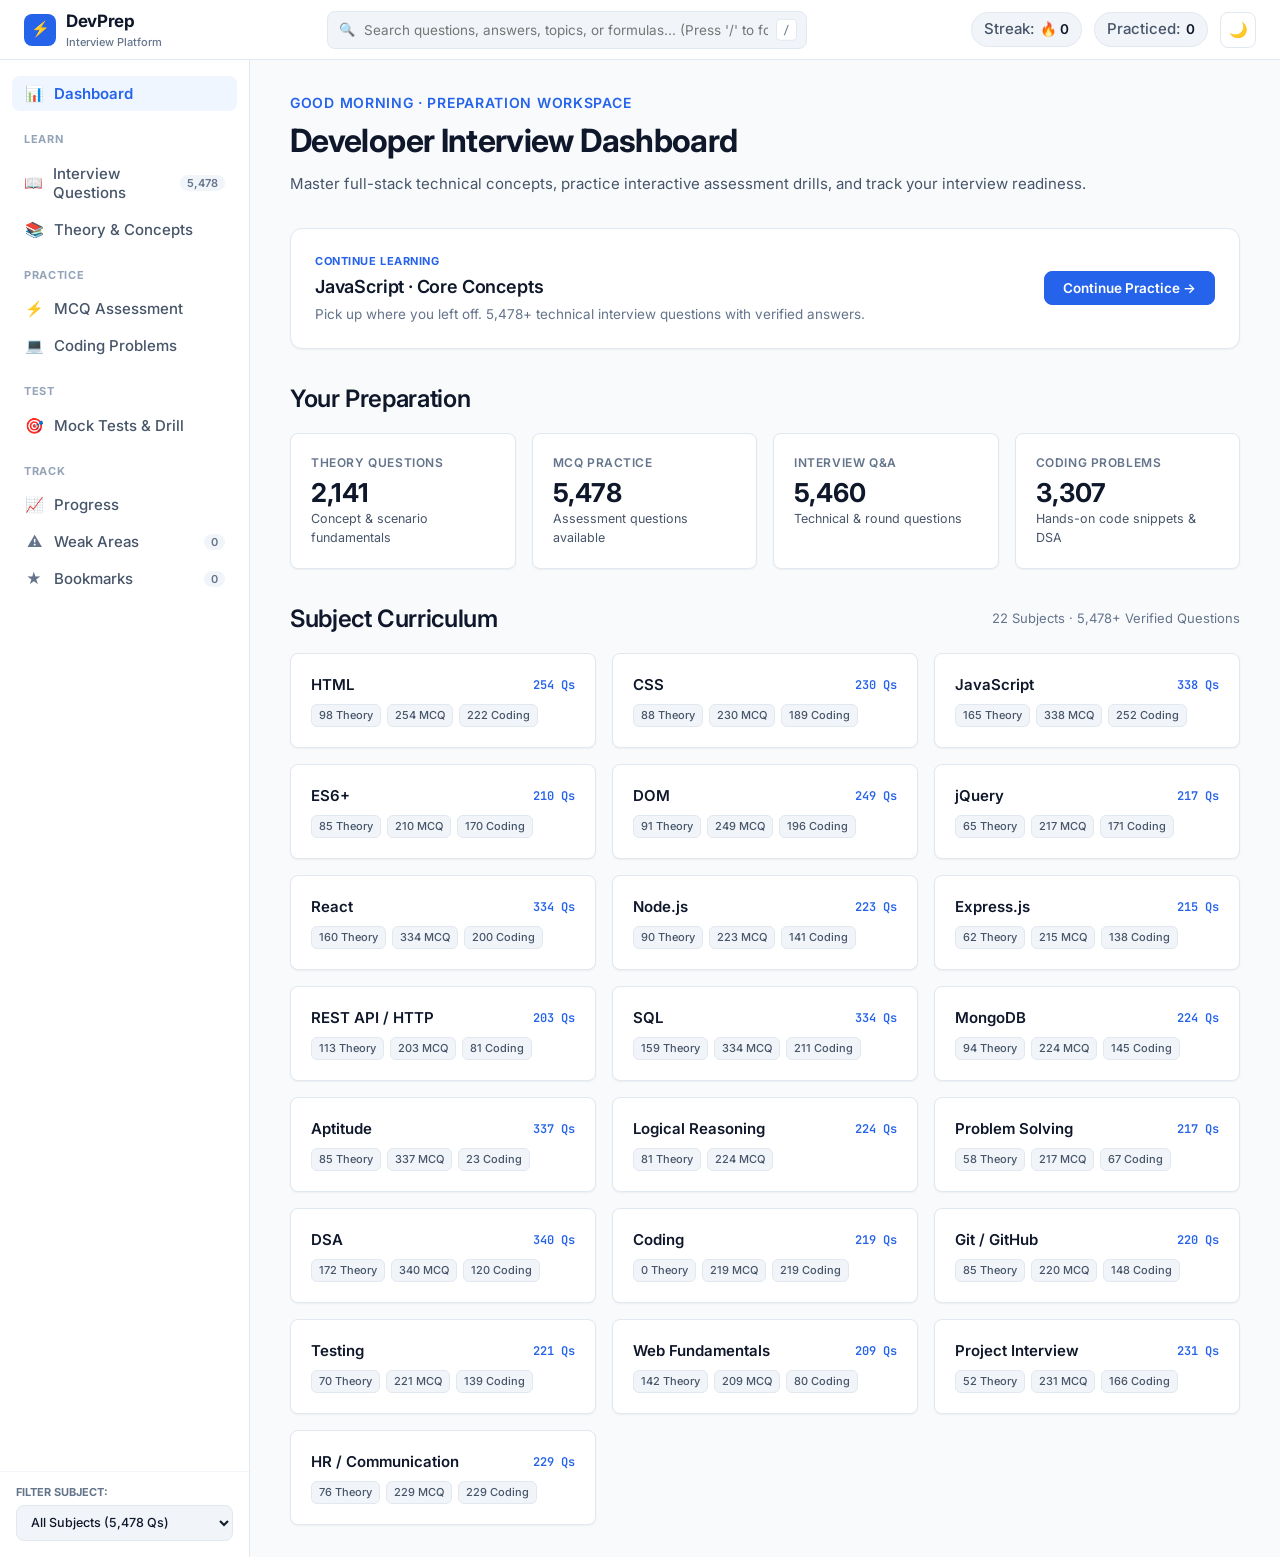
<file: netlify-deploy/mern-200/index.html>
<!DOCTYPE html>
<html lang="en" data-theme="light">
<head>
  <meta charset="UTF-8">
  <meta name="viewport" content="width=device-width, initial-scale=1.0, maximum-scale=1.0">
  <title>DevPrep — Modern Technical Interview Preparation Platform</title>
  <meta name="description" content="Clean, minimal, professional interview preparation platform. 5,478+ verified questions, theory concepts, interactive MCQs, coding problems, and mock tests.">
  <meta name="theme-color" content="#ffffff">

  <!-- Typography: Inter for UI/Content, JetBrains Mono for Code Snippets -->
  <link rel="preconnect" href="https://fonts.googleapis.com">
  <link rel="preconnect" href="https://fonts.gstatic.com" crossorigin>
  <link href="https://fonts.googleapis.com/css2?family=Inter:wght@400;500;600;700&family=JetBrains+Mono:wght@400;500;600&display=swap" rel="stylesheet">

  <link rel="stylesheet" href="./clean-reader.css?v=8.0">
</head>
<body>

  <!-- ========================================================================
       1. Application Header (Logo, Search, Quick Stats, Theme Toggle)
       ======================================================================== -->
  <header class="app-header" id="app-header">
    <div class="header-left">
      <button id="btn-mobile-menu" class="btn-mobile-menu" aria-label="Toggle Navigation">☰</button>
      <a href="#" class="app-brand" id="brand-link">
        <span class="brand-icon">⚡</span>
        <div>
          <div class="brand-title">DevPrep</div>
          <div class="brand-subtitle">Interview Platform</div>
        </div>
      </a>
    </div>

    <!-- Global Instant Search -->
    <div class="header-search">
      <span class="search-icon">🔍</span>
      <input 
        type="text" 
        id="global-search-input" 
        class="search-input" 
        placeholder="Search questions, answers, topics, or formulas... (Press '/' to focus)" 
        autocomplete="off" 
        spellcheck="false"
      >
      <kbd class="search-kbd">/</kbd>
      <button id="search-clear-btn" class="search-clear-btn" aria-label="Clear search">&times;</button>
    </div>

    <div class="header-right">
      <!-- Live Streak / Practiced Counter -->
      <div class="header-stat-pill" title="Daily assessment streak">
        <span>Streak:</span>
        <strong id="header-streak-count">🔥 0</strong>
      </div>

      <div class="header-stat-pill" title="Total questions marked as practiced">
        <span>Practiced:</span>
        <strong id="header-practiced-count">0</strong>
      </div>

      <!-- Theme Switcher (Light / Dark) -->
      <button id="btn-theme-toggle" class="btn-icon" title="Toggle color theme" aria-label="Toggle theme">
        🌙
      </button>
    </div>
  </header>

  <!-- ========================================================================
       2. Application Shell (Sidebar + Main Content Area)
       ======================================================================== -->
  <div class="app-shell">

    <!-- Compact Navigation Sidebar -->
    <aside class="app-sidebar" id="app-sidebar">
      <div class="sidebar-scroll">

        <!-- Section: Dashboard -->
        <div class="sidebar-section">
          <ul class="sidebar-nav-list">
            <li>
              <button class="nav-item-btn active" data-tab="dashboard">
                <span class="nav-item-content">
                  <span class="nav-icon">📊</span>
                  <span>Dashboard</span>
                </span>
              </button>
            </li>
          </ul>
        </div>

        <!-- Section: LEARN -->
        <div class="sidebar-section">
          <div class="sidebar-section-title">Learn</div>
          <ul class="sidebar-nav-list">
            <li>
              <button class="nav-item-btn" data-tab="questions">
                <span class="nav-item-content">
                  <span class="nav-icon">📖</span>
                  <span>Interview Questions</span>
                </span>
                <span class="nav-badge" id="badge-total-questions">5,478</span>
              </button>
            </li>
            <li>
              <button class="nav-item-btn" data-tab="theory">
                <span class="nav-item-content">
                  <span class="nav-icon">📚</span>
                  <span>Theory &amp; Concepts</span>
                </span>
              </button>
            </li>
          </ul>
        </div>

        <!-- Section: PRACTICE -->
        <div class="sidebar-section">
          <div class="sidebar-section-title">Practice</div>
          <ul class="sidebar-nav-list">
            <li>
              <button class="nav-item-btn" data-tab="mcq">
                <span class="nav-item-content">
                  <span class="nav-icon">⚡</span>
                  <span>MCQ Assessment</span>
                </span>
              </button>
            </li>
            <li>
              <button class="nav-item-btn" data-tab="coding">
                <span class="nav-item-content">
                  <span class="nav-icon">💻</span>
                  <span>Coding Problems</span>
                </span>
              </button>
            </li>
          </ul>
        </div>

        <!-- Section: TEST -->
        <div class="sidebar-section">
          <div class="sidebar-section-title">Test</div>
          <ul class="sidebar-nav-list">
            <li>
              <button class="nav-item-btn" id="btn-sidebar-mock-test">
                <span class="nav-item-content">
                  <span class="nav-icon">🎯</span>
                  <span>Mock Tests &amp; Drill</span>
                </span>
              </button>
            </li>
          </ul>
        </div>

        <!-- Section: TRACK -->
        <div class="sidebar-section">
          <div class="sidebar-section-title">Track</div>
          <ul class="sidebar-nav-list">
            <li>
              <button class="nav-item-btn" data-tab="progress">
                <span class="nav-item-content">
                  <span class="nav-icon">📈</span>
                  <span>Progress</span>
                </span>
              </button>
            </li>
            <li>
              <button class="nav-item-btn" data-tab="weak">
                <span class="nav-item-content">
                  <span class="nav-icon">⚠</span>
                  <span>Weak Areas</span>
                </span>
                <span class="nav-badge" id="badge-weak-count">0</span>
              </button>
            </li>
            <li>
              <button class="nav-item-btn" data-tab="saved">
                <span class="nav-item-content">
                  <span class="nav-icon">★</span>
                  <span>Bookmarks</span>
                </span>
                <span class="nav-badge" id="badge-saved-count">0</span>
              </button>
            </li>
          </ul>
        </div>

      </div>

      <!-- Quick Subject Switcher Footer -->
      <div class="sidebar-footer">
        <label for="sidebar-subject-select" style="font-size:11px; font-weight:700; text-transform:uppercase; color:var(--text-muted); display:block; margin-bottom:4px;">Filter Subject:</label>
        <select id="sidebar-subject-select" class="sidebar-subject-select" aria-label="Select Subject">
          <option value="All">All Subjects (5,478 Qs)</option>
        </select>
      </div>
    </aside>

    <!-- Main Content Container -->
    <main class="app-main" id="app-main" role="main">

      <!-- ====================================================================
           VIEW 1: Dashboard Overview
           ==================================================================== -->
      <section id="view-dashboard" class="view-panel active">
        <div class="dashboard-header">
          <div class="dashboard-greeting">Good morning · Preparation Workspace</div>
          <h1 class="dashboard-title">Developer Interview Dashboard</h1>
          <p class="dashboard-desc">Master full-stack technical concepts, practice interactive assessment drills, and track your interview readiness.</p>
        </div>

        <!-- Continue Learning Card -->
        <div class="continue-card" id="continue-card">
          <div class="continue-info">
            <div style="font-size:11px; font-weight:700; text-transform:uppercase; letter-spacing:0.05em; color:var(--accent-primary); margin-bottom:4px;">Continue Learning</div>
            <h3 id="continue-subject-title">JavaScript · Core Concepts</h3>
            <p id="continue-subject-desc">Pick up where you left off. 5,478+ technical interview questions with verified answers.</p>
          </div>
          <button id="btn-continue-learning" class="btn-primary">
            Continue Practice →
          </button>
        </div>

        <!-- Preparation Counts (Calculated dynamically from 100% real existing data) -->
        <div class="section-header-row">
          <h2>Your Preparation</h2>
        </div>

        <div class="stats-grid">
          <div class="stat-card">
            <div class="stat-label">Theory Questions</div>
            <div class="stat-value" id="dash-theory-count">0</div>
            <div class="stat-subtext">Concept &amp; scenario fundamentals</div>
          </div>

          <div class="stat-card">
            <div class="stat-label">MCQ Practice</div>
            <div class="stat-value" id="dash-mcq-count">0</div>
            <div class="stat-subtext">Assessment questions available</div>
          </div>

          <div class="stat-card">
            <div class="stat-label">Interview Q&amp;A</div>
            <div class="stat-value" id="dash-interview-count">0</div>
            <div class="stat-subtext">Technical &amp; round questions</div>
          </div>

          <div class="stat-card">
            <div class="stat-label">Coding Problems</div>
            <div class="stat-value" id="dash-coding-count">0</div>
            <div class="stat-subtext">Hands-on code snippets &amp; DSA</div>
          </div>
        </div>

        <!-- Subject Curriculum Grid -->
        <div class="section-header-row" style="margin-top:var(--space-8);">
          <h2>Subject Curriculum</h2>
          <span style="font-size:13px; color:var(--text-muted);">22 Subjects · 5,478+ Verified Questions</span>
        </div>

        <div class="subject-grid" id="dashboard-subject-grid">
          <!-- Populated dynamically from real subject data -->
        </div>
      </section>

      <!-- ====================================================================
           VIEW 2: Interview Questions / Reading Stream
           ==================================================================== -->
      <section id="view-questions" class="view-panel">
        <div class="view-header">
          <div class="view-title-row">
            <h1 id="questions-view-title">Interview Questions</h1>
            <span id="questions-count-meta" style="font-size:13px; color:var(--text-muted); font-weight:500;">Showing 0 questions</span>
          </div>
          <p id="questions-view-desc" style="font-size:14px; color:var(--text-secondary); margin-bottom:var(--space-4);">Clean reading experience with verified answers, code snippets, and follow-up prompts.</p>
        </div>

        <!-- Filter Controls -->
        <div class="filter-bar">
          <select id="filter-subject" class="filter-select" aria-label="Subject filter">
            <option value="All">All Subjects</option>
          </select>

          <select id="filter-topic" class="filter-select" aria-label="Topic filter">
            <option value="All">All Topics</option>
          </select>

          <select id="filter-difficulty" class="filter-select" aria-label="Difficulty filter">
            <option value="All">All Difficulties</option>
            <option value="Easy">Easy</option>
            <option value="Medium">Medium</option>
            <option value="Fresher Coding">Coding</option>
          </select>

          <select id="filter-type" class="filter-select" aria-label="Question type filter">
            <option value="All">All Types</option>
            <option value="Concept">Concept</option>
            <option value="Coding">Coding</option>
            <option value="Scenario">Scenario</option>
            <option value="Output">Output</option>
            <option value="SQL Query">SQL Query</option>
            <option value="Aptitude">Aptitude</option>
            <option value="Logical Reasoning">Logical Reasoning</option>
            <option value="HR">HR</option>
          </select>

          <select id="filter-status" class="filter-select" aria-label="Status filter">
            <option value="All">All Statuses</option>
            <option value="practiced">✓ Practiced</option>
            <option value="weak">⚠ Needs Practice</option>
            <option value="saved">★ Bookmarked</option>
            <option value="unpracticed">⚪ Unpracticed</option>
          </select>

          <select id="filter-sort" class="filter-select" aria-label="Sort order">
            <option value="default">Default Order</option>
            <option value="freq">Frequently Asked First</option>
            <option value="diff_asc">Difficulty: Easy → Hard</option>
            <option value="diff_desc">Difficulty: Hard → Easy</option>
            <option value="weak_first">Weak Areas First</option>
          </select>
        </div>

        <!-- Topic Pills Horizontal Scroll -->
        <div id="topic-chips-container" style="margin-bottom:var(--space-5); display:none;">
          <div class="filter-pills-scroll" id="topic-chips-track"></div>
        </div>

        <!-- Question Cards Stream -->
        <div class="questions-stream" id="questions-stream-container">
          <!-- Rendered dynamically -->
        </div>

        <!-- Pagination Controls -->
        <div class="pagination-container" id="pagination-controls">
          <div class="pagination-info" id="pagination-info-text">Page 1 of 1</div>
          <div class="pagination-buttons">
            <button id="btn-page-prev" class="btn-page">← Previous</button>
            <button id="btn-page-next" class="btn-page">Next →</button>
            <select id="select-per-page" class="filter-select" style="height:32px; font-size:12px;">
              <option value="25">25 per page</option>
              <option value="50" selected>50 per page</option>
              <option value="100">100 per page</option>
              <option value="all">All</option>
            </select>
          </div>
        </div>
      </section>

      <!-- ====================================================================
           VIEW 3: MCQ Assessment Mode (Selectable Options, Instant Grading)
           ==================================================================== -->
      <section id="view-mcq" class="view-panel">
        <div class="view-header">
          <div class="view-title-row">
            <h1>Interactive MCQ Assessment</h1>
            <div style="display:flex; align-items:center; gap:8px;">
              <div class="header-stat-pill">
                <span>Score:</span> <strong id="mcq-score-display">0 / 0</strong>
              </div>
              <div class="header-stat-pill">
                <span>Accuracy:</span> <strong id="mcq-accuracy-display">0%</strong>
              </div>
              <button id="btn-reset-mcq-score" class="btn-secondary" style="padding:4px 10px; font-size:12px;">↺ Reset</button>
            </div>
          </div>
          <p style="font-size:14px; color:var(--text-secondary); margin-bottom:var(--space-4);">Select the best answer option for each question. Instant feedback with verified answer keys and in-depth explanations.</p>
        </div>

        <div class="filter-bar">
          <select id="mcq-filter-subject" class="filter-select" aria-label="MCQ subject">
            <option value="All">All Subjects</option>
          </select>
          <select id="mcq-filter-difficulty" class="filter-select" aria-label="MCQ difficulty">
            <option value="All">All Difficulties</option>
            <option value="Easy">Easy</option>
            <option value="Medium">Medium</option>
            <option value="Fresher Coding">Coding</option>
          </select>
          <select id="mcq-filter-status" class="filter-select" aria-label="MCQ status">
            <option value="All">All Questions</option>
            <option value="unanswered">⚪ Unanswered Only</option>
            <option value="correct">✓ Correct</option>
            <option value="incorrect">✕ Incorrect</option>
          </select>
        </div>

        <div class="questions-stream" id="mcq-stream-container">
          <!-- Populated dynamically with interactive MCQ cards -->
        </div>

        <div class="pagination-container" id="mcq-pagination-controls">
          <div class="pagination-info" id="mcq-pagination-info">Page 1 of 1</div>
          <div class="pagination-buttons">
            <button id="btn-mcq-prev" class="btn-page">← Previous</button>
            <button id="btn-mcq-next" class="btn-page">Next →</button>
          </div>
        </div>
      </section>

      <!-- ====================================================================
           VIEW 4: Theory & Concepts
           ==================================================================== -->
      <section id="view-theory" class="view-panel">
        <div class="view-header">
          <div class="view-title-row">
            <h1>Theory &amp; Concepts</h1>
            <span id="theory-count-meta" style="font-size:13px; color:var(--text-muted); font-weight:500;"></span>
          </div>
          <p style="font-size:14px; color:var(--text-secondary); margin-bottom:var(--space-4);">Focused concept notes, architectural patterns, and foundational theory for technical rounds.</p>
        </div>

        <div class="filter-bar">
          <select id="theory-filter-subject" class="filter-select">
            <option value="All">All Subjects</option>
          </select>
          <select id="theory-filter-topic" class="filter-select">
            <option value="All">All Topics</option>
          </select>
        </div>

        <div class="questions-stream" id="theory-stream-container">
          <!-- Rendered dynamically -->
        </div>
      </section>

      <!-- ====================================================================
           VIEW 5: Coding Problems
           ==================================================================== -->
      <section id="view-coding" class="view-panel">
        <div class="view-header">
          <div class="view-title-row">
            <h1>Coding &amp; Problem Solving</h1>
            <span id="coding-count-meta" style="font-size:13px; color:var(--text-muted); font-weight:500;"></span>
          </div>
          <p style="font-size:14px; color:var(--text-secondary); margin-bottom:var(--space-4);">Hands-on coding questions, algorithm implementations, and output prediction problems.</p>
        </div>

        <div class="filter-bar">
          <select id="coding-filter-subject" class="filter-select">
            <option value="All">All Subjects</option>
          </select>
          <select id="coding-filter-difficulty" class="filter-select">
            <option value="All">All Difficulties</option>
            <option value="Easy">Easy</option>
            <option value="Medium">Medium</option>
            <option value="Fresher Coding">Coding</option>
          </select>
        </div>

        <div class="questions-stream" id="coding-stream-container">
          <!-- Rendered dynamically -->
        </div>
      </section>

      <!-- ====================================================================
           VIEW 6: Progress & Weak Areas Tracker
           ==================================================================== -->
      <section id="view-progress" class="view-panel">
        <div class="view-header">
          <div class="view-title-row">
            <h1>Preparation Progress</h1>
            <button id="btn-practice-weak-now" class="btn-primary" style="font-size:12.5px;">
              ⚠ Practice Weak Areas Now
            </button>
          </div>
          <p style="font-size:14px; color:var(--text-secondary); margin-bottom:var(--space-4);">Track your mastery across subjects, assessment accuracy, and areas needing follow-up practice.</p>
        </div>

        <div class="stats-grid" style="margin-bottom:var(--space-6);">
          <div class="stat-card">
            <div class="stat-label">Total Practiced</div>
            <div class="stat-value" id="prog-total-practiced">0</div>
            <div class="stat-subtext" id="prog-practiced-pct">0% of curriculum</div>
          </div>
          <div class="stat-card">
            <div class="stat-label">Assessment Accuracy</div>
            <div class="stat-value" id="prog-accuracy">0%</div>
            <div class="stat-subtext" id="prog-answered-stats">0 questions evaluated</div>
          </div>
          <div class="stat-card">
            <div class="stat-label">Weak Areas Flagged</div>
            <div class="stat-value" id="prog-weak-count" style="color:var(--color-warning);">0</div>
            <div class="stat-subtext">Needs more practice</div>
          </div>
          <div class="stat-card">
            <div class="stat-label">Saved Bookmarks</div>
            <div class="stat-value" id="prog-saved-count" style="color:var(--color-purple);">0</div>
            <div class="stat-subtext">Marked for review</div>
          </div>
        </div>

        <!-- Subject Breakdown Bars -->
        <h2 style="margin-bottom:var(--space-4);">Progress by Subject</h2>
        <div id="progress-subjects-list" style="display:flex; flex-direction:column; gap:12px; margin-bottom:var(--space-8);">
          <!-- Populated dynamically -->
        </div>
      </section>

    </main>
  </div>

  <!-- ========================================================================
       3. Mock Test & Assessment Drill Dialog
       ======================================================================== -->
  <div id="drill-modal" class="modal-overlay" role="dialog" aria-modal="true" aria-labelledby="drill-modal-title">
    <div class="modal-card">
      <div class="modal-header">
        <span class="modal-title" id="drill-modal-title">Assessment Drill Session</span>
        <button id="btn-close-drill-modal" class="modal-close-btn" aria-label="Close dialog">&times;</button>
      </div>
      <div class="progress-track">
        <div id="drill-progress-bar" class="progress-fill"></div>
      </div>

      <!-- Setup Panel -->
      <div id="drill-panel-setup" class="modal-body">
        <h3 style="margin-bottom:6px;">Custom Assessment Drill</h3>
        <p style="font-size:13.5px; color:var(--text-muted); margin-bottom:16px;">Configure an assessment drill session tailored to your current study targets.</p>

        <div style="display:flex; flex-direction:column; gap:12px;">
          <div>
            <label style="font-size:12px; font-weight:600; color:var(--text-secondary); display:block; margin-bottom:4px;">Target Subject:</label>
            <select id="drill-select-subject" class="filter-select" style="width:100%; height:38px;">
              <option value="All">All Subjects (5,478 Qs)</option>
            </select>
          </div>

          <div>
            <label style="font-size:12px; font-weight:600; color:var(--text-secondary); display:block; margin-bottom:4px;">Difficulty:</label>
            <select id="drill-select-difficulty" class="filter-select" style="width:100%; height:38px;">
              <option value="All">All Difficulties</option>
              <option value="Easy">Easy</option>
              <option value="Medium">Medium</option>
              <option value="Fresher Coding">Coding</option>
            </select>
          </div>

          <div>
            <label style="font-size:12px; font-weight:600; color:var(--text-secondary); display:block; margin-bottom:4px;">Session Length:</label>
            <select id="drill-select-count" class="filter-select" style="width:100%; height:38px;">
              <option value="10">10 Questions (Quick 5-min review)</option>
              <option value="20" selected>20 Questions (Standard session)</option>
              <option value="30">30 Questions (Deep practice)</option>
              <option value="50">50 Questions (Full mock test)</option>
            </select>
          </div>
        </div>

        <div style="margin-top:20px; display:flex; gap:10px;">
          <button id="btn-start-drill-session" class="btn-primary" style="flex:2; justify-content:center;">
            ▶ Start Assessment Drill
          </button>
          <button id="btn-drill-weak-session" class="btn-secondary" style="flex:1; justify-content:center;">
            ⚠ Drill Weak Areas Only
          </button>
        </div>
      </div>

      <!-- Active Runner Panel -->
      <div id="drill-panel-runner" class="modal-body" style="display:none;">
        <div style="display:flex; justify-content:space-between; align-items:center; margin-bottom:10px;">
          <div id="drill-q-meta" class="card-meta-row" style="margin:0;"></div>
          <span id="drill-counter-text" style="font-size:12px; font-family:var(--font-mono); color:var(--text-muted);">Q 1 / 20</span>
        </div>

        <h3 id="drill-q-title" style="margin-bottom:16px; font-size:18px; line-height:1.45;">Question</h3>

        <!-- Interactive Drill Options -->
        <div id="drill-options-container" class="mcq-options-list"></div>

        <div style="margin-bottom:12px;">
          <button id="btn-drill-reveal-answer" class="btn-secondary" style="font-size:12px;">
            🔑 Reveal Answer Key
          </button>
        </div>

        <!-- Answer Drawer -->
        <div id="drill-answer-drawer" class="answer-drawer">
          <div id="drill-answer-key-pill" class="answer-key-pill">🔑 Answer Key: Option A</div>
          <div class="answer-section-label">Verified Solution</div>
          <div id="drill-answer-text" class="answer-content"></div>

          <div id="drill-expl-wrap" style="margin-top:12px; display:none;">
            <div class="answer-section-label">Explanation</div>
            <div id="drill-expl-text" class="explanation-content"></div>
          </div>

          <div id="drill-code-wrap" style="margin-top:12px; display:none;">
            <div class="answer-section-label">Code Example</div>
            <div class="code-box">
              <pre><code id="drill-code-text"></code></pre>
            </div>
          </div>
        </div>
      </div>

      <!-- Summary Panel -->
      <div id="drill-panel-summary" class="modal-body" style="display:none;">
        <h2 style="color:var(--color-success); margin-bottom:6px;">✓ Drill Complete</h2>
        <p id="drill-summary-text" style="font-size:14px; color:var(--text-secondary); margin-bottom:16px;"></p>
        <div style="display:flex; gap:10px;">
          <button id="btn-drill-again" class="btn-primary">Start Another Drill</button>
          <button id="btn-close-drill-summary" class="btn-secondary">Back to Dashboard</button>
        </div>
      </div>

      <!-- Runner Footer Navigation -->
      <div id="drill-runner-footer" class="modal-footer" style="display:none;">
        <div style="display:flex; gap:6px;">
          <button id="btn-drill-gotit" class="btn-card-action active-practiced">✓ Practiced</button>
          <button id="btn-drill-need" class="btn-card-action active-weak">⚠ Needs Practice</button>
        </div>
        <div style="display:flex; gap:6px;">
          <button id="btn-drill-prev-q" class="btn-page">← Prev</button>
          <button id="btn-drill-next-q" class="btn-page">Next →</button>
        </div>
      </div>
    </div>
  </div>

  <!-- Toast Notification -->
  <div id="toast-notice" class="toast-notice"></div>

  <!-- Scripts: 100% Real Questions Data & Clean Application Logic -->
  <script src="./fresher-data.js?v=8.0"></script>
  <script src="./clean-reader.js?v=8.0"></script>
</body>
</html>
</file>
<file: clean-reader.css>
/**
 * DevPrep — Modern Split-Screen IDE Workspace (Cursor / Raycast style)
 * Left Pane: Lightning-fast Question Explorer with Search & Subject Carousel
 * Right Pane: Focus Reader with Code Blocks, Interactive MCQ Quiz, and J/K Keyboard Navigation
 */

:root {
  /* Fonts */
  --font-sans: 'Inter', -apple-system, BlinkMacSystemFont, 'Segoe UI', Roboto, sans-serif;
  --font-mono: 'JetBrains Mono', 'Fira Code', monospace;

  /* Dimensions */
  --header-height: 54px;
  --explorer-width: 420px;
  --radius-sm: 6px;
  --radius-md: 8px;
  --radius-lg: 12px;

  /* Light Theme (Default) */
  --bg-app: #f8fafc;
  --bg-surface: #ffffff;
  --bg-sidebar: #ffffff;
  --bg-hover: #f1f5f9;
  --bg-active: #eff6ff;
  --bg-code: #0f172a;

  /* Borders */
  --border-subtle: #f1f5f9;
  --border-color: #e2e8f0;
  --border-hover: #cbd5e1;

  /* Typography Colors */
  --text-primary: #0f172a;
  --text-secondary: #475569;
  --text-muted: #64748b;
  --text-faint: #94a3b8;

  /* Accents */
  --accent-primary: #2563eb;
  --accent-hover: #1d4ed8;
  --accent-subtle: #eff6ff;
  --accent-border: #bfdbfe;

  /* Semantics */
  --color-success: #16a34a;
  --color-success-bg: rgba(22, 163, 74, 0.08);
  --color-success-border: #86efac;

  --color-error: #dc2626;
  --color-error-bg: rgba(220, 38, 38, 0.08);
  --color-error-border: #fca5a5;

  --color-warning: #d97706;
  --color-warning-bg: rgba(217, 119, 6, 0.08);
  --color-warning-border: #fde68a;

  --color-purple: #7c3aed;
  --color-purple-bg: rgba(124, 58, 237, 0.08);
  --color-purple-border: #ddd6fe;

  --shadow-sm: 0 1px 2px 0 rgba(0, 0, 0, 0.05);
  --shadow-modal: 0 20px 25px -5px rgba(0, 0, 0, 0.1), 0 8px 10px -6px rgba(0, 0, 0, 0.1);
}

/* Dark Theme */
[data-theme="dark"] {
  --bg-app: #0b0f19;
  --bg-surface: #111827;
  --bg-sidebar: #0f172a;
  --bg-hover: #1e293b;
  --bg-active: rgba(59, 130, 246, 0.14);
  --bg-code: #090d16;

  --border-subtle: #1e293b;
  --border-color: #1f2937;
  --border-hover: #374151;

  --text-primary: #f9fafb;
  --text-secondary: #cbd5e1;
  --text-muted: #94a3b8;
  --text-faint: #64748b;

  --accent-primary: #3b82f6;
  --accent-hover: #60a5fa;
  --accent-subtle: rgba(59, 130, 246, 0.14);
  --accent-border: rgba(59, 130, 246, 0.35);

  --color-success: #22c55e;
  --color-success-bg: rgba(34, 197, 94, 0.14);
  --color-success-border: rgba(34, 197, 94, 0.35);

  --color-error: #ef4444;
  --color-error-bg: rgba(239, 68, 68, 0.14);
  --color-error-border: rgba(239, 68, 68, 0.35);

  --shadow-sm: 0 1px 2px 0 rgba(0, 0, 0, 0.3);
  --shadow-modal: 0 20px 25px -5px rgba(0, 0, 0, 0.5);
}

*, *::before, *::after {
  box-sizing: border-box;
  margin: 0;
  padding: 0;
}

html, body {
  height: 100vh;
  overflow: hidden;
  font-family: var(--font-sans);
  background-color: var(--bg-app);
  color: var(--text-primary);
  line-height: 1.5;
  -webkit-font-smoothing: antialiased;
}

body {
  display: flex;
  flex-direction: column;
}

code, pre {
  font-family: var(--font-mono);
}

/* ==========================================================================
   1. Workspace Header
   ========================================================================== */
.workspace-header {
  height: var(--header-height);
  background-color: var(--bg-surface);
  border-bottom: 1px solid var(--border-color);
  display: flex;
  align-items: center;
  justify-content: space-between;
  padding: 0 18px;
  flex-shrink: 0;
  z-index: 10;
}

.header-left {
  display: flex;
  align-items: center;
  gap: 14px;
}

.brand-wrap {
  display: flex;
  align-items: center;
  gap: 8px;
  text-decoration: none;
  color: var(--text-primary);
  font-weight: 700;
  font-size: 15.5px;
  letter-spacing: -0.02em;
}

.brand-spark {
  width: 28px;
  height: 28px;
  background: linear-gradient(135deg, var(--accent-primary), #4f46e5);
  color: #ffffff;
  border-radius: var(--radius-sm);
  display: flex;
  align-items: center;
  justify-content: center;
  font-size: 14px;
  box-shadow: 0 2px 8px rgba(37, 99, 235, 0.3);
}

.brand-name {
  font-size: 16px;
  font-weight: 700;
  color: var(--text-primary);
  letter-spacing: -0.02em;
}

.brand-tag {
  font-size: 11px;
  font-weight: 500;
  color: var(--text-muted);
  background: var(--bg-hover);
  border: 1px solid var(--border-color);
  padding: 2px 8px;
  border-radius: 12px;
  display: inline-block;
}

.header-center {
  flex: 1;
  max-width: 440px;
  margin: 0 20px;
}

.cmd-search-btn {
  width: 100%;
  height: 34px;
  background-color: var(--bg-hover);
  border: 1px solid var(--border-color);
  border-radius: var(--radius-md);
  padding: 0 12px;
  display: flex;
  align-items: center;
  justify-content: space-between;
  color: var(--text-muted);
  font-size: 13px;
  cursor: pointer;
  transition: all 0.15s ease;
  font-family: var(--font-sans);
}

.cmd-search-btn:hover {
  border-color: var(--border-hover);
  color: var(--text-primary);
}

.kbd-badge {
  font-family: var(--font-mono);
  font-size: 11px;
  background-color: var(--bg-surface);
  border: 1px solid var(--border-color);
  border-radius: 4px;
  padding: 1px 6px;
  color: var(--text-muted);
}

.header-right {
  display: flex;
  align-items: center;
  gap: 10px;
}

.hud-chip {
  height: 30px;
  padding: 0 10px;
  border-radius: var(--radius-sm);
  background-color: var(--bg-hover);
  border: 1px solid var(--border-color);
  font-size: 12px;
  color: var(--text-secondary);
  display: flex;
  align-items: center;
  gap: 5px;
}

.hud-chip strong {
  color: var(--text-primary);
  font-family: var(--font-mono);
}

.btn-icon {
  width: 32px;
  height: 32px;
  border-radius: var(--radius-sm);
  background-color: var(--bg-surface);
  border: 1px solid var(--border-color);
  color: var(--text-secondary);
  cursor: pointer;
  display: flex;
  align-items: center;
  justify-content: center;
  font-size: 15px;
  transition: all 0.15s ease;
}

.btn-icon:hover {
  background-color: var(--bg-hover);
  color: var(--text-primary);
}

/* ==========================================================================
   Curriculum Module Switcher Bar (AI & Prompt Engineering vs Full-Stack)
   ========================================================================== */
.curriculum-tabs-bar {
  background-color: var(--bg-surface);
  border-bottom: 1px solid var(--border-color);
  padding: 8px 16px;
  display: flex;
  align-items: center;
  justify-content: flex-start;
  z-index: 10;
  box-shadow: 0 1px 3px rgba(0, 0, 0, 0.03);
}

.curriculum-tabs-inner {
  display: flex;
  align-items: center;
  gap: 10px;
}

.curriculum-tab-btn {
  display: flex;
  align-items: center;
  gap: 8px;
  padding: 6px 14px;
  border-radius: var(--radius-md);
  background: var(--bg-hover);
  border: 1px solid var(--border-color);
  color: var(--text-secondary);
  font-size: 13px;
  font-weight: 600;
  cursor: pointer;
  transition: all 0.2s ease;
  font-family: var(--font-sans);
  user-select: none;
}

.curriculum-tab-btn:hover {
  background: var(--bg-surface);
  border-color: var(--border-hover);
  color: var(--text-primary);
}

.curriculum-tab-btn.active-important {
  background: linear-gradient(135deg, rgba(99, 102, 241, 0.12), rgba(168, 85, 247, 0.16));
  border-color: #8b5cf6;
  color: #6366f1;
  box-shadow: 0 0 12px rgba(139, 92, 246, 0.2);
}

[data-theme="dark"] .curriculum-tab-btn.active-important {
  background: linear-gradient(135deg, rgba(99, 102, 241, 0.25), rgba(168, 85, 247, 0.3));
  border-color: #a855f7;
  color: #c084fc;
  box-shadow: 0 0 16px rgba(168, 85, 247, 0.35);
}

.curriculum-tab-btn.active-fullstack {
  background: var(--bg-surface);
  border-color: var(--accent-primary);
  color: var(--accent-primary);
  font-weight: 700;
}

.tab-badge-glow {
  font-size: 10px;
  font-weight: 700;
  letter-spacing: 0.05em;
  text-transform: uppercase;
  background: linear-gradient(135deg, #f59e0b, #ef4444);
  color: #ffffff;
  padding: 2px 6px;
  border-radius: var(--radius-sm);
  box-shadow: 0 2px 6px rgba(239, 68, 68, 0.3);
  animation: pulse-glow 2s infinite ease-in-out;
}

@keyframes pulse-glow {
  0%, 100% { opacity: 0.95; transform: scale(1); }
  50% { opacity: 1; transform: scale(1.03); }
}

.tab-count-pill {
  font-size: 11px;
  font-family: var(--font-mono);
  padding: 1px 6px;
  border-radius: var(--radius-full);
  background: rgba(0, 0, 0, 0.06);
  color: inherit;
}

[data-theme="dark"] .tab-count-pill {
  background: rgba(255, 255, 255, 0.1);
}

.subject-chip.chip-ai-featured {
  background: linear-gradient(135deg, #4f46e5, #7c3aed);
  border-color: #7c3aed;
  color: #ffffff;
  font-weight: 700;
  box-shadow: 0 2px 8px rgba(124, 58, 237, 0.3);
}

/* ==========================================================================
   2. Workspace Split-Screen Layout
   ========================================================================== */
.workspace-body {
  flex: 1;
  display: flex;
  overflow: hidden;
  position: relative;
}

/* Left Pane: Question Explorer */
.explorer-pane {
  width: var(--explorer-width);
  background-color: var(--bg-sidebar);
  border-right: 1px solid var(--border-color);
  display: flex;
  flex-direction: column;
  flex-shrink: 0;
  height: 100%;
}

.explorer-top {
  padding: 12px 14px 8px;
  border-bottom: 1px solid var(--border-color);
  display: flex;
  flex-direction: column;
  gap: 8px;
  background-color: var(--bg-surface);
}

/* Top Subject & Topic Navigation Filter Bar */
.explorer-nav-dropdowns {
  display: grid;
  grid-template-columns: 1fr 1fr;
  gap: 8px;
}

.nav-select-group {
  display: flex;
  flex-direction: column;
  gap: 4px;
  min-width: 0;
}

.nav-select-label {
  font-size: 11px;
  font-weight: 600;
  text-transform: uppercase;
  letter-spacing: 0.04em;
  color: var(--text-muted);
  display: flex;
  align-items: center;
  gap: 4px;
  user-select: none;
}

.nav-label-icon {
  font-size: 11px;
  line-height: 1;
}

.nav-select-wrapper {
  position: relative;
  width: 100%;
}

.explorer-nav-select {
  width: 100%;
  height: 34px;
  background-color: var(--bg-hover);
  border: 1px solid var(--border-color);
  border-radius: var(--radius-md);
  padding: 0 24px 0 10px;
  font-size: 12.5px;
  font-weight: 600;
  color: var(--text-primary);
  outline: none;
  cursor: pointer;
  appearance: none;
  -webkit-appearance: none;
  text-overflow: ellipsis;
  white-space: nowrap;
  overflow: hidden;
  font-family: var(--font-sans);
  transition: all 0.15s ease;
}

.explorer-nav-select:hover {
  border-color: var(--border-hover);
  background-color: var(--bg-surface);
}

.explorer-nav-select:focus {
  border-color: var(--accent-primary);
  background-color: var(--bg-surface);
  box-shadow: 0 0 0 2px rgba(14, 165, 233, 0.15);
}

.nav-select-wrapper::after {
  content: "";
  position: absolute;
  right: 10px;
  top: 50%;
  transform: translateY(-50%);
  width: 0;
  height: 0;
  border-left: 4px solid transparent;
  border-right: 4px solid transparent;
  border-top: 5px solid var(--text-muted);
  pointer-events: none;
}

/* Search Input Wrapper */
.explorer-search-wrapper {
  position: relative;
  width: 100%;
}

.explorer-input-box {
  width: 100%;
  height: 36px;
  background-color: var(--bg-hover);
  border: 1px solid var(--border-color);
  border-radius: var(--radius-md);
  padding: 0 32px 0 12px;
  font-size: 13px;
  color: var(--text-primary);
  outline: none;
  font-family: var(--font-sans);
  transition: all 0.15s ease;
}

.explorer-input-box:focus {
  border-color: var(--accent-primary);
  background-color: var(--bg-surface);
}

.explorer-search-clear {
  position: absolute;
  right: 8px;
  top: 50%;
  transform: translateY(-50%);
  width: 20px;
  height: 20px;
  border-radius: 50%;
  background: var(--bg-surface);
  border: 1px solid var(--border-color);
  color: var(--text-muted);
  font-size: 11px;
  display: flex;
  align-items: center;
  justify-content: center;
  cursor: pointer;
  padding: 0;
  transition: all 0.12s ease;
}

.explorer-search-clear:hover {
  color: var(--text-primary);
  border-color: var(--border-hover);
}

/* Subject Carousel Track */
.subject-carousel {
  display: flex;
  align-items: center;
  gap: 6px;
  overflow-x: auto;
  padding: 2px 0 4px;
  scrollbar-width: none;
}

.subject-carousel::-webkit-scrollbar {
  display: none;
}

.subject-chip {
  padding: 4px 10px;
  border-radius: var(--radius-full);
  background-color: var(--bg-hover);
  border: 1px solid var(--border-color);
  color: var(--text-secondary);
  font-size: 11.5px;
  font-weight: 500;
  cursor: pointer;
  white-space: nowrap;
  transition: all 0.15s ease;
}

.subject-chip:hover {
  color: var(--text-primary);
  border-color: var(--border-hover);
}

.subject-chip.active {
  background-color: var(--accent-primary);
  color: #ffffff;
  border-color: var(--accent-primary);
  font-weight: 600;
}

.explorer-filter-strip {
  display: flex;
  align-items: center;
  justify-content: space-between;
  padding-top: 2px;
}

.explorer-select {
  height: 28px;
  background-color: var(--bg-hover);
  border: 1px solid var(--border-color);
  border-radius: var(--radius-sm);
  padding: 0 8px;
  font-size: 11.5px;
  font-weight: 500;
  color: var(--text-secondary);
  outline: none;
  cursor: pointer;
}

.explorer-count-badge {
  font-size: 11.5px;
  font-family: var(--font-mono);
  color: var(--text-muted);
  font-weight: 600;
}

/* Explorer Question List (Virtualized / Smooth Scroll) */
.explorer-list {
  flex: 1;
  overflow-y: auto;
  padding: 6px;
  display: flex;
  flex-direction: column;
  gap: 2px;
}

.explorer-item {
  padding: 10px 12px;
  border-radius: var(--radius-md);
  border: 1px solid transparent;
  background: transparent;
  cursor: pointer;
  display: flex;
  align-items: flex-start;
  gap: 10px;
  text-align: left;
  transition: all 0.12s ease;
  user-select: none;
}

.explorer-item:hover {
  background-color: var(--bg-hover);
}

.explorer-item.active {
  background-color: var(--bg-active);
  border-color: var(--accent-border);
}

.explorer-item-num {
  font-family: var(--font-mono);
  font-size: 11.5px;
  font-weight: 700;
  color: var(--text-muted);
  width: 28px;
  flex-shrink: 0;
  padding-top: 2px;
}

.explorer-item.active .explorer-item-num {
  color: var(--accent-primary);
}

.explorer-item-content {
  flex: 1;
  min-width: 0;
}

.explorer-item-title {
  font-size: 13.5px;
  font-weight: 500;
  color: var(--text-primary);
  line-height: 1.4;
  white-space: nowrap;
  overflow: hidden;
  text-overflow: ellipsis;
  margin-bottom: 4px;
}

.explorer-item.active .explorer-item-title {
  font-weight: 600;
  color: var(--accent-primary);
}

.explorer-item-meta {
  display: flex;
  align-items: center;
  gap: 6px;
  font-size: 11px;
}

.mini-badge {
  padding: 1px 6px;
  border-radius: 4px;
  background-color: var(--bg-hover);
  border: 1px solid var(--border-color);
  color: var(--text-muted);
  font-size: 10.5px;
  font-weight: 500;
}

.mini-badge-subject {
  color: var(--accent-primary);
  background-color: var(--accent-subtle);
  border-color: var(--accent-border);
}

.status-indicator {
  margin-left: auto;
  font-size: 12px;
  font-weight: 700;
}

.status-indicator.correct { color: var(--color-success); }
.status-indicator.incorrect { color: var(--color-error); }
.status-indicator.weak { color: var(--color-warning); }

/* ==========================================================================
   3. Right Pane: Focus Reader & Quiz Workspace
   ========================================================================== */
.focus-pane {
  flex: 1;
  height: 100%;
  overflow-y: auto;
  padding: 28px 36px 60px;
  background-color: var(--bg-app);
}

.focus-container {
  max-width: 860px;
  margin: 0 auto;
}

/* Focus Header */
.focus-header {
  margin-bottom: 24px;
  padding-bottom: 20px;
  border-bottom: 1px solid var(--border-color);
}

.focus-meta-row {
  display: flex;
  align-items: center;
  justify-content: space-between;
  margin-bottom: 12px;
  flex-wrap: wrap;
  gap: 8px;
}

.focus-tags {
  display: flex;
  align-items: center;
  gap: 6px;
  flex-wrap: wrap;
}

.badge {
  font-size: 11.5px;
  font-weight: 600;
  padding: 2px 8px;
  border-radius: var(--radius-sm);
  background-color: var(--bg-surface);
  border: 1px solid var(--border-color);
  color: var(--text-secondary);
}

.badge-subject {
  background-color: var(--accent-subtle);
  color: var(--accent-primary);
  border-color: var(--accent-border);
}

.badge-easy {
  color: var(--color-success);
  background-color: var(--color-success-bg);
  border-color: var(--color-success-border);
}

.badge-medium {
  color: var(--accent-primary);
  background-color: var(--accent-subtle);
  border-color: var(--accent-border);
}

.badge-hard {
  color: var(--color-warning);
  background-color: var(--color-warning-bg);
  border-color: var(--color-warning-border);
}

.focus-actions {
  display: flex;
  align-items: center;
  gap: 6px;
}

.btn-focus-action {
  height: 28px;
  padding: 0 10px;
  border-radius: var(--radius-sm);
  background-color: var(--bg-surface);
  border: 1px solid var(--border-color);
  color: var(--text-secondary);
  font-size: 11.5px;
  font-weight: 500;
  cursor: pointer;
  display: inline-flex;
  align-items: center;
  gap: 5px;
  transition: all 0.15s ease;
  font-family: var(--font-sans);
}

.btn-focus-action:hover {
  background-color: var(--bg-hover);
  color: var(--text-primary);
}

.btn-focus-action.active-saved {
  background-color: var(--color-purple-bg);
  color: var(--color-purple);
  border-color: var(--color-purple-border);
}

.btn-focus-action.active-weak {
  background-color: var(--color-warning-bg);
  color: var(--color-warning);
  border-color: var(--color-warning-border);
}

.btn-focus-action.active-practiced {
  background-color: var(--color-success-bg);
  color: var(--color-success);
  border-color: var(--color-success-border);
}

/* Question Title */
.focus-question-box {
  display: flex;
  align-items: flex-start;
  gap: 12px;
}

.focus-q-num {
  font-family: var(--font-mono);
  font-size: 20px;
  font-weight: 700;
  color: var(--accent-primary);
  flex-shrink: 0;
  padding-top: 2px;
}

.focus-q-title {
  font-size: 22px;
  font-weight: 700;
  color: var(--text-primary);
  line-height: 1.45;
  letter-spacing: -0.015em;
  flex: 1;
}

/* Mode Switcher Tabs (Simple, Modern Pill Container) */
.view-mode-tabs {
  display: flex;
  background-color: var(--bg-hover);
  border: 1px solid var(--border-color);
  border-radius: var(--radius-md);
  padding: 4px;
  margin-bottom: 24px;
  gap: 4px;
  flex-wrap: wrap;
}

.view-mode-btn {
  padding: 7px 14px;
  border-radius: var(--radius-sm);
  border: 1px solid transparent;
  background: transparent;
  color: var(--text-secondary);
  font-size: 13px;
  font-weight: 500;
  cursor: pointer;
  transition: all 0.15s cubic-bezier(0.4, 0, 0.2, 1);
  font-family: var(--font-sans);
  display: inline-flex;
  align-items: center;
  gap: 6px;
  user-select: none;
}

.view-mode-btn:hover {
  color: var(--text-primary);
  background-color: rgba(255, 255, 255, 0.6);
}

[data-theme="dark"] .view-mode-btn:hover {
  background-color: rgba(255, 255, 255, 0.08);
}

.view-mode-btn.active {
  background-color: var(--bg-surface);
  color: var(--accent-primary);
  font-weight: 600;
  border-color: var(--border-color);
  box-shadow: 0 1px 4px rgba(0, 0, 0, 0.06);
}

/* Interactive MCQ Option List in Focus Pane */
.mcq-options-container {
  display: flex;
  flex-direction: column;
  gap: 12px;
  margin-bottom: 24px;
}

.mcq-option-item {
  width: 100%;
  background-color: var(--bg-surface);
  border: 1.5px solid var(--border-color);
  border-radius: var(--radius-md);
  padding: 14px 18px;
  display: flex;
  align-items: center;
  gap: 14px;
  cursor: pointer;
  transition: all 0.15s ease;
  font-family: var(--font-sans);
  text-align: left;
}

.mcq-option-item:hover:not(.locked) {
  border-color: var(--accent-primary);
  background-color: var(--accent-subtle);
}

.mcq-letter-badge {
  width: 32px;
  height: 32px;
  border-radius: 6px;
  background-color: var(--bg-hover);
  border: 1px solid var(--border-color);
  display: flex;
  align-items: center;
  justify-content: center;
  font-family: var(--font-mono);
  font-size: 13px;
  font-weight: 700;
  color: var(--text-muted);
  flex-shrink: 0;
}

.mcq-option-text {
  font-size: 15px;
  color: var(--text-primary);
  line-height: 1.45;
  flex: 1;
}

/* MCQ Option Selection Feedback */
.mcq-option-item.selected-correct {
  background-color: var(--color-success-bg) !important;
  border-color: var(--color-success) !important;
}

.mcq-option-item.selected-correct .mcq-letter-badge {
  background-color: var(--color-success);
  color: #ffffff;
  border-color: var(--color-success);
}

.mcq-option-item.selected-wrong {
  background-color: var(--color-error-bg) !important;
  border-color: var(--color-error) !important;
}

.mcq-option-item.selected-wrong .mcq-letter-badge {
  background-color: var(--color-error);
  color: #ffffff;
  border-color: var(--color-error);
}

.mcq-option-item.reveal-correct {
  border-color: var(--color-success) !important;
  border-style: dashed !important;
  background-color: var(--color-success-bg) !important;
}

.mcq-option-item.reveal-correct .mcq-letter-badge {
  color: var(--color-success);
  border-color: var(--color-success);
}

/* Solution Box & Details */
.solution-box {
  background-color: var(--bg-surface);
  border: 1px solid var(--border-color);
  border-radius: var(--radius-lg);
  padding: 24px 28px;
  box-shadow: var(--shadow-sm);
  margin-bottom: 24px;
}

.solution-answer-key-pill {
  display: inline-flex;
  align-items: center;
  gap: 6px;
  padding: 4px 12px;
  border-radius: var(--radius-full);
  background-color: var(--color-success-bg);
  border: 1px solid var(--color-success);
  color: var(--color-success);
  font-size: 12.5px;
  font-weight: 700;
  font-family: var(--font-mono);
  margin-bottom: 16px;
}

.solution-section {
  margin-bottom: 20px;
}

.solution-section:last-child {
  margin-bottom: 0;
}

.solution-label {
  font-size: 11.5px;
  font-weight: 700;
  text-transform: uppercase;
  letter-spacing: 0.05em;
  color: var(--text-muted);
  margin-bottom: 6px;
}

.solution-body {
  font-size: 15.5px;
  color: var(--text-primary);
  line-height: 1.65;
}

.explanation-card {
  background-color: var(--bg-hover);
  border-radius: var(--radius-md);
  padding: 14px 16px;
  font-size: 14.5px;
  color: var(--text-secondary);
  line-height: 1.6;
  border-left: 3px solid var(--accent-primary);
}

/* Code Snippet Box (JetBrains Mono) */
.code-container {
  background-color: var(--bg-code);
  border: 1px solid var(--border-color);
  border-radius: var(--radius-md);
  overflow: hidden;
  margin: 10px 0;
}

.code-header {
  background-color: rgba(255, 255, 255, 0.04);
  padding: 8px 14px;
  display: flex;
  align-items: center;
  justify-content: space-between;
  border-bottom: 1px solid rgba(255, 255, 255, 0.08);
  font-size: 11px;
  color: #94a3b8;
  font-family: var(--font-mono);
  text-transform: uppercase;
  letter-spacing: 0.05em;
}

.btn-code-copy {
  background: none;
  border: 1px solid rgba(255, 255, 255, 0.2);
  color: #cbd5e1;
  font-size: 11px;
  font-family: var(--font-mono);
  padding: 2px 8px;
  border-radius: 4px;
  cursor: pointer;
  transition: all 0.15s ease;
}

.btn-code-copy:hover {
  background-color: rgba(255, 255, 255, 0.12);
  color: #ffffff;
}

.code-container pre {
  padding: 16px;
  overflow-x: auto;
  margin: 0;
}

.code-container code {
  color: #f8fafc;
  font-size: 13.5px;
  line-height: 1.6;
  white-space: pre;
}

.followup-alert {
  background-color: var(--bg-hover);
  border-radius: var(--radius-md);
  padding: 12px 14px;
  font-size: 13.5px;
  color: var(--text-secondary);
  border-left: 3px solid var(--color-purple);
}

/* Focus Bottom Navigation Bar */
.focus-bottom-nav {
  display: flex;
  align-items: center;
  justify-content: space-between;
  padding: 16px 0;
  border-top: 1px solid var(--border-color);
  gap: 12px;
}

.shortcut-hints {
  font-size: 12px;
  color: var(--text-muted);
  display: flex;
  align-items: center;
  gap: 12px;
}

.shortcut-hints kbd {
  font-family: var(--font-mono);
  background-color: var(--bg-surface);
  border: 1px solid var(--border-color);
  border-radius: 4px;
  padding: 1px 5px;
  font-size: 11px;
  color: var(--text-primary);
}

.nav-buttons-group {
  display: flex;
  align-items: center;
  gap: 8px;
}

.btn-nav {
  height: 38px;
  padding: 0 16px;
  border-radius: var(--radius-md);
  font-size: 13.5px;
  font-weight: 600;
  cursor: pointer;
  display: inline-flex;
  align-items: center;
  gap: 6px;
  transition: all 0.15s ease;
  font-family: var(--font-sans);
}

.btn-nav-primary {
  background-color: var(--accent-primary);
  color: #ffffff;
  border: 1px solid var(--accent-primary);
}

.btn-nav-primary:hover:not(:disabled) {
  background-color: var(--accent-hover);
}

.btn-nav-secondary {
  background-color: var(--bg-surface);
  border: 1px solid var(--border-color);
  color: var(--text-secondary);
}

.btn-nav-secondary:hover:not(:disabled) {
  background-color: var(--bg-hover);
  color: var(--text-primary);
}

.btn-nav:disabled {
  opacity: 0.4;
  cursor: not-allowed;
}

/* ==========================================================================
   4. Command Palette Modal (Ctrl+K / Cmd+K)
   ========================================================================== */
.cmd-modal-overlay {
  display: none;
  position: fixed;
  inset: 0;
  background-color: rgba(15, 23, 42, 0.5);
  backdrop-filter: blur(2px);
  z-index: 1000;
  align-items: flex-start;
  justify-content: center;
  padding-top: 12vh;
}

.cmd-modal-overlay.open {
  display: flex;
}

.cmd-modal-box {
  width: 600px;
  max-width: 92vw;
  background-color: var(--bg-surface);
  border: 1px solid var(--border-color);
  border-radius: var(--radius-lg);
  box-shadow: var(--shadow-modal);
  overflow: hidden;
  animation: modalScale 0.15s ease-out;
}

@keyframes modalScale {
  from { opacity: 0; transform: scale(0.97); }
  to { opacity: 1; transform: scale(1); }
}

.cmd-input-wrap {
  display: flex;
  align-items: center;
  padding: 14px 18px;
  border-bottom: 1px solid var(--border-color);
  gap: 10px;
}

.cmd-search-input {
  flex: 1;
  border: none;
  background: transparent;
  font-size: 15px;
  color: var(--text-primary);
  outline: none;
  font-family: var(--font-sans);
}

.cmd-results-list {
  max-height: 380px;
  overflow-y: auto;
  padding: 8px;
  display: flex;
  flex-direction: column;
  gap: 2px;
}

.cmd-result-item {
  padding: 10px 14px;
  border-radius: var(--radius-md);
  cursor: pointer;
  display: flex;
  align-items: center;
  justify-content: space-between;
  color: var(--text-primary);
  font-size: 13.5px;
  transition: all 0.1s ease;
}

.cmd-result-item:hover, .cmd-result-item.highlighted {
  background-color: var(--bg-active);
  color: var(--accent-primary);
}

/* Toast */
.workspace-toast {
  position: fixed;
  bottom: 24px;
  right: 24px;
  background-color: #0f172a;
  color: #ffffff;
  padding: 10px 18px;
  border-radius: var(--radius-md);
  font-size: 13.5px;
  font-weight: 500;
  box-shadow: var(--shadow-modal);
  z-index: 2000;
  opacity: 0;
  pointer-events: none;
  transition: all 0.2s ease;
}

.workspace-toast.show {
  opacity: 1;
  transform: translateY(-4px);
}

/* Responsive adjustments */
@media (max-width: 900px) {
  .explorer-pane {
    width: 320px;
  }
  .focus-pane {
    padding: 20px 20px 50px;
  }
}

@media (max-width: 680px) {
  .workspace-body {
    flex-direction: column;
  }
  .explorer-pane {
    width: 100%;
    height: 45%;
    border-right: none;
    border-bottom: 1px solid var(--border-color);
  }
  .focus-pane {
    height: 55%;
  }
}

/* ==========================================================================
   Vibe Coding Studio, Video Lessons & Prompt Optimizer Components
   ========================================================================== */
.vibe-studio-panel {
  display: flex;
  flex-direction: column;
  gap: 22px;
  animation: fadeIn 0.25s ease-out;
}

@keyframes fadeIn {
  from { opacity: 0; transform: translateY(6px); }
  to { opacity: 1; transform: translateY(0); }
}

.vibe-hero-banner {
  background: linear-gradient(135deg, rgba(37, 99, 235, 0.08) 0%, rgba(124, 58, 237, 0.08) 100%);
  border: 1px solid var(--accent-border);
  border-radius: var(--radius-lg);
  padding: 24px 28px;
  position: relative;
  overflow: hidden;
}

[data-theme="dark"] .vibe-hero-banner {
  background: linear-gradient(135deg, rgba(37, 99, 235, 0.15) 0%, rgba(124, 58, 237, 0.15) 100%);
  border-color: rgba(96, 165, 250, 0.25);
}

.vibe-hero-badge {
  display: inline-flex;
  align-items: center;
  gap: 6px;
  background: linear-gradient(90deg, #f59e0b, #ef4444);
  color: #ffffff;
  font-size: 11px;
  font-weight: 700;
  text-transform: uppercase;
  letter-spacing: 0.06em;
  padding: 4px 10px;
  border-radius: 999px;
  margin-bottom: 12px;
  box-shadow: 0 2px 8px rgba(245, 158, 11, 0.35);
}

.vibe-hero-title {
  font-size: 24px;
  font-weight: 800;
  color: var(--text-primary);
  margin-bottom: 8px;
  letter-spacing: -0.02em;
}

.vibe-hero-philosophy {
  display: flex;
  flex-wrap: wrap;
  align-items: center;
  gap: 8px;
  margin-top: 14px;
  padding-top: 14px;
  border-top: 1px dashed var(--border-color);
  font-size: 12px;
  font-weight: 600;
  color: var(--text-muted);
}

.philosophy-step {
  display: inline-flex;
  align-items: center;
  gap: 4px;
  padding: 4px 9px;
  background: var(--bg-surface);
  border: 1px solid var(--border-color);
  border-radius: var(--radius-sm);
  color: var(--text-primary);
}

.philosophy-arrow {
  color: var(--accent-primary);
  font-weight: bold;
}

.vibe-filter-bar {
  display: flex;
  flex-wrap: wrap;
  gap: 8px;
  margin-bottom: 8px;
}

.vibe-filter-pill {
  padding: 6px 14px;
  font-size: 12.5px;
  font-weight: 600;
  background: var(--bg-surface);
  border: 1px solid var(--border-color);
  border-radius: 999px;
  color: var(--text-secondary);
  cursor: pointer;
  transition: all 0.15s ease;
}

.vibe-filter-pill:hover {
  border-color: var(--accent-primary);
  color: var(--accent-primary);
}

.vibe-filter-pill.active {
  background: var(--accent-primary);
  border-color: var(--accent-primary);
  color: #ffffff;
}

/* Step Card */
.vibe-step-card {
  background: var(--bg-surface);
  border: 1px solid var(--border-color);
  border-radius: var(--radius-lg);
  padding: 24px;
  box-shadow: var(--shadow-card);
  transition: border-color 0.2s ease, box-shadow 0.2s ease;
  scroll-margin-top: 80px;
}

.vibe-step-card:hover {
  border-color: var(--border-hover);
  box-shadow: var(--shadow-sm);
}

.vibe-step-header {
  display: flex;
  align-items: flex-start;
  justify-content: space-between;
  gap: 16px;
  margin-bottom: 16px;
  padding-bottom: 14px;
  border-bottom: 1px solid var(--border-subtle);
}

.vibe-step-num-pill {
  background: var(--accent-subtle);
  color: var(--accent-primary);
  border: 1px solid var(--accent-border);
  font-size: 11px;
  font-weight: 700;
  text-transform: uppercase;
  padding: 4px 10px;
  border-radius: var(--radius-sm);
  display: inline-block;
  margin-bottom: 6px;
}

.vibe-step-title {
  font-size: 18px;
  font-weight: 700;
  color: var(--text-primary);
  letter-spacing: -0.01em;
}

.vibe-step-body {
  font-size: 14px;
  line-height: 1.7;
  color: var(--text-secondary);
}

.vibe-step-body p {
  margin-bottom: 12px;
}

.vibe-step-body ul {
  padding-left: 20px;
  margin-bottom: 14px;
}

.vibe-step-body li {
  margin-bottom: 6px;
}

.vibe-workflow-box {
  background: #0f172a;
  color: #e2e8f0;
  border-radius: var(--radius-md);
  padding: 16px 20px;
  margin: 16px 0;
  font-family: var(--font-mono);
  font-size: 13px;
  line-height: 1.6;
  overflow-x: auto;
  border: 1px solid #1e293b;
}

.vibe-activity-box {
  background: rgba(37, 99, 235, 0.04);
  border: 1px dashed var(--accent-border);
  border-radius: var(--radius-md);
  padding: 18px 20px;
  margin-top: 18px;
}

[data-theme="dark"] .vibe-activity-box {
  background: rgba(37, 99, 235, 0.08);
  border-color: rgba(96, 165, 250, 0.3);
}

.vibe-activity-title {
  display: flex;
  align-items: center;
  gap: 8px;
  font-size: 14px;
  font-weight: 700;
  color: var(--accent-primary);
  margin-bottom: 8px;
}

.vibe-model-solution-toggle {
  background: var(--bg-surface);
  border: 1px solid var(--border-color);
  color: var(--text-primary);
  font-size: 12px;
  font-weight: 600;
  padding: 6px 12px;
  border-radius: var(--radius-sm);
  cursor: pointer;
  margin-top: 10px;
  transition: all 0.15s ease;
}

.vibe-model-solution-toggle:hover {
  border-color: var(--accent-primary);
  color: var(--accent-primary);
}

.vibe-model-solution-content {
  display: none;
  margin-top: 12px;
  padding-top: 12px;
  border-top: 1px solid var(--border-color);
  font-size: 13px;
  color: var(--text-secondary);
}

.vibe-model-solution-content.open {
  display: block;
}

/* Video Lessons Grid & Interactive Player */
.vibe-video-grid {
  display: grid;
  grid-template-columns: repeat(auto-fill, minmax(360px, 1fr));
  gap: 20px;
}

.vibe-video-card {
  background: var(--bg-surface);
  border: 1px solid var(--border-color);
  border-radius: var(--radius-lg);
  padding: 18px;
  display: flex;
  flex-direction: column;
  box-shadow: var(--shadow-card);
  transition: all 0.2s ease;
}

.vibe-video-card:hover {
  border-color: var(--accent-border);
  box-shadow: var(--shadow-sm);
  transform: translateY(-2px);
}

.vibe-video-player-container {
  position: relative;
  background: #090d16;
  border-radius: var(--radius-md);
  aspect-ratio: 16 / 9;
  overflow: hidden;
  margin-bottom: 12px;
  border: 1px solid var(--border-color);
  box-shadow: 0 4px 16px rgba(0, 0, 0, 0.25);
}

.vibe-video-thumb-screen {
  width: 100%;
  height: 100%;
  position: relative;
  display: flex;
  flex-direction: column;
  align-items: center;
  justify-content: center;
  background-size: cover;
  background-position: center;
  cursor: pointer;
  transition: filter 0.2s ease, transform 0.2s ease;
}

.vibe-video-thumb-screen:hover {
  filter: brightness(1.08);
}

.vibe-video-thumb-screen:hover .vibe-video-play-btn {
  transform: scale(1.12);
  background: #1d4ed8;
  box-shadow: 0 6px 22px rgba(37, 99, 235, 0.8);
}

.vibe-video-play-btn {
  width: 52px;
  height: 52px;
  border-radius: 50%;
  background: var(--accent-primary);
  border: none;
  color: #ffffff;
  display: flex;
  align-items: center;
  justify-content: center;
  box-shadow: 0 4px 16px rgba(37, 99, 235, 0.6);
  cursor: pointer;
  transition: all 0.2s cubic-bezier(0.4, 0, 0.2, 1);
  outline: none;
}

.vibe-play-icon {
  font-size: 20px;
  margin-left: 3px;
  line-height: 1;
}

.vibe-play-hint {
  font-size: 11.5px;
  font-weight: 600;
  color: #f8fafc;
  margin-top: 8px;
  letter-spacing: 0.3px;
  text-shadow: 0 2px 6px rgba(0, 0, 0, 0.9);
}

.vibe-video-badge-pill {
  position: absolute;
  top: 10px;
  right: 10px;
  background: rgba(15, 23, 42, 0.85);
  backdrop-filter: blur(6px);
  color: #f8fafc;
  font-size: 11px;
  font-weight: 600;
  padding: 3px 8px;
  border-radius: var(--radius-sm);
  border: 1px solid rgba(255, 255, 255, 0.15);
  z-index: 2;
}

.vibe-video-action-bar {
  display: flex;
  gap: 8px;
  margin-bottom: 12px;
}

.btn-video-act {
  flex: 1;
  padding: 6px 10px;
  border-radius: var(--radius-sm);
  font-size: 11.5px;
  font-weight: 600;
  cursor: pointer;
  border: 1px solid var(--border-color);
  background: var(--bg-hover);
  color: var(--text-primary);
  transition: all 0.15s ease;
  text-decoration: none;
  display: inline-flex;
  align-items: center;
  justify-content: center;
  gap: 4px;
}

.btn-video-act:hover {
  background: var(--border-color);
}

.btn-video-play-inline {
  background: var(--accent-primary);
  color: #ffffff;
  border-color: var(--accent-primary);
}

.btn-video-play-inline:hover {
  background: #1d4ed8;
  color: #ffffff;
}

.btn-video-yt {
  flex: 0 0 auto;
  color: #ef4444;
  border-color: rgba(239, 68, 68, 0.3);
  background: rgba(239, 68, 68, 0.06);
}

.btn-video-yt:hover {
  background: #ef4444;
  color: #ffffff;
  border-color: #ef4444;
}

/* Inline Video Player Elements */
.vibe-inline-player-wrapper {
  width: 100%;
  height: 100%;
  display: flex;
  flex-direction: column;
  background: #000000;
}

.vibe-inline-top-bar {
  display: flex;
  justify-content: space-between;
  align-items: center;
  padding: 6px 10px;
  background: rgba(15, 23, 42, 0.95);
  border-bottom: 1px solid rgba(255, 255, 255, 0.1);
  color: #ffffff;
  font-size: 11.5px;
  height: 32px;
  box-sizing: border-box;
}

.vibe-inline-title {
  overflow: hidden;
  text-overflow: ellipsis;
  white-space: nowrap;
  font-weight: 600;
  max-width: 60%;
}

.btn-inline-theater,
.btn-inline-yt,
.btn-inline-close {
  background: rgba(255, 255, 255, 0.15);
  border: none;
  color: #ffffff;
  border-radius: 4px;
  padding: 2px 7px;
  font-size: 11px;
  font-weight: 600;
  cursor: pointer;
  text-decoration: none;
  transition: background 0.15s ease;
  line-height: 1.4;
}

.btn-inline-theater:hover,
.btn-inline-yt:hover {
  background: rgba(255, 255, 255, 0.3);
  color: #ffffff;
}

.btn-inline-close:hover {
  background: #ef4444;
}

.vibe-inline-iframe-box {
  flex: 1;
  width: 100%;
  height: calc(100% - 32px);
}

.vibe-video-iframe {
  width: 100%;
  height: 100%;
  border: none;
  display: block;
}

.vibe-video-title {
  font-size: 15.5px;
  font-weight: 700;
  color: var(--text-primary);
  margin-bottom: 6px;
  line-height: 1.35;
}

.vibe-video-desc {
  font-size: 13px;
  color: var(--text-secondary);
  line-height: 1.55;
  margin-bottom: 12px;
}

.vibe-video-prompt-box {
  background: var(--bg-hover);
  border: 1px solid var(--border-color);
  border-radius: var(--radius-sm);
  padding: 8px 12px;
  font-family: var(--font-mono);
  font-size: 11.5px;
  margin-bottom: 12px;
  color: var(--text-primary);
  display: flex;
  justify-content: space-between;
  align-items: center;
}

.vibe-video-exercise-box {
  background: rgba(37, 99, 235, 0.04);
  border: 1px dashed var(--accent-border);
  border-radius: var(--radius-sm);
  padding: 9px 12px;
  font-size: 12.5px;
  margin-bottom: 12px;
  color: var(--text-secondary);
  line-height: 1.5;
}

.vibe-video-questions-box {
  border-top: 1px solid var(--border-color);
  padding-top: 10px;
  margin-top: 2px;
}

/* Video Theater Modal */
.vibe-theater-overlay {
  position: fixed;
  inset: 0;
  background: rgba(0, 0, 0, 0.85);
  backdrop-filter: blur(8px);
  z-index: 10000;
  display: flex;
  align-items: center;
  justify-content: center;
  padding: 20px;
  box-sizing: border-box;
}

.vibe-theater-box {
  background: var(--bg-surface);
  border: 1px solid var(--border-color);
  border-radius: var(--radius-lg);
  width: 100%;
  max-width: 980px;
  max-height: 92vh;
  display: flex;
  flex-direction: column;
  overflow-y: auto;
  box-shadow: 0 24px 60px rgba(0, 0, 0, 0.6);
  animation: theaterFadeIn 0.2s cubic-bezier(0.16, 1, 0.3, 1);
}

@keyframes theaterFadeIn {
  from {
    opacity: 0;
    transform: scale(0.96);
  }
  to {
    opacity: 1;
    transform: scale(1);
  }
}

.vibe-theater-header {
  display: flex;
  justify-content: space-between;
  align-items: center;
  padding: 12px 18px;
  border-bottom: 1px solid var(--border-color);
  background: var(--bg-surface);
  position: sticky;
  top: 0;
  z-index: 3;
}

.vibe-theater-player-wrap {
  width: 100%;
  aspect-ratio: 16 / 9;
  background: #000000;
}

.vibe-theater-iframe {
  width: 100%;
  height: 100%;
  border: none;
  display: block;
}

.vibe-theater-info {
  padding: 20px;
}

.vibe-theater-title {
  font-size: 20px;
  font-weight: 700;
  margin: 0 0 6px 0;
  color: var(--text-primary);
}

.vibe-theater-desc {
  font-size: 13.5px;
  color: var(--text-secondary);
  line-height: 1.6;
  margin: 0 0 16px 0;
}

.vibe-theater-section {
  background: var(--bg-surface);
  border: 1px solid var(--border-color);
  border-radius: var(--radius-md);
  padding: 14px 16px;
  margin-bottom: 12px;
}

.btn-theater-close {
  background: var(--bg-hover);
  border: 1px solid var(--border-color);
  color: var(--text-primary);
  border-radius: 6px;
  width: 32px;
  height: 32px;
  font-size: 14px;
  cursor: pointer;
  display: flex;
  align-items: center;
  justify-content: center;
  transition: all 0.15s ease;
}

.btn-theater-close:hover {
  background: #ef4444;
  color: #ffffff;
  border-color: #ef4444;
}

.btn-theater-yt {
  background: rgba(239, 68, 68, 0.1);
  color: #ef4444;
  border: 1px solid rgba(239, 68, 68, 0.3);
  padding: 5px 12px;
  border-radius: 6px;
  font-size: 12px;
  font-weight: 600;
  text-decoration: none;
  display: inline-flex;
  align-items: center;
  gap: 4px;
  transition: all 0.15s ease;
}

.btn-theater-yt:hover {
  background: #ef4444;
  color: #ffffff;
}

/* Prompt Engineering Lab */
.vibe-prompt-grid {
  display: flex;
  flex-direction: column;
  gap: 20px;
}

.vibe-prompt-card {
  background: var(--bg-surface);
  border: 1px solid var(--border-color);
  border-radius: var(--radius-lg);
  padding: 22px;
  box-shadow: var(--shadow-card);
}

.vibe-prompt-compare-cols {
  display: grid;
  grid-template-columns: 1fr 1fr;
  gap: 16px;
  margin: 16px 0;
}

@media (max-width: 800px) {
  .vibe-prompt-compare-cols {
    grid-template-columns: 1fr;
  }
}

.vibe-prompt-col {
  border-radius: var(--radius-md);
  padding: 16px;
  display: flex;
  flex-direction: column;
}

.vibe-prompt-col.bad {
  background: var(--color-error-bg);
  border: 1px solid var(--color-error-border);
}

.vibe-prompt-col.improved {
  background: var(--color-success-bg);
  border: 1px solid var(--color-success-border);
}

.vibe-prompt-tag {
  font-size: 11px;
  font-weight: 700;
  text-transform: uppercase;
  margin-bottom: 8px;
  display: inline-block;
}

.vibe-prompt-tag.bad { color: var(--color-error); }
.vibe-prompt-tag.improved { color: var(--color-success); }

.vibe-prompt-text {
  font-family: var(--font-mono);
  font-size: 12.5px;
  line-height: 1.6;
  white-space: pre-wrap;
  background: var(--bg-surface);
  border: 1px solid var(--border-color);
  border-radius: var(--radius-sm);
  padding: 12px;
  margin-bottom: 10px;
  color: var(--text-primary);
  flex-grow: 1;
}

.token-metric-strip {
  display: flex;
  align-items: center;
  justify-content: space-between;
  padding: 12px 16px;
  background: var(--accent-subtle);
  border: 1px solid var(--accent-border);
  border-radius: var(--radius-md);
  font-size: 13px;
  font-weight: 600;
  color: var(--accent-primary);
}

.token-savings-pill {
  background: var(--color-success);
  color: #ffffff;
  padding: 4px 10px;
  border-radius: 999px;
  font-size: 11.5px;
  font-weight: 700;
}

/* Smooth Scrolling & Accessibility */
html {
  scroll-behavior: smooth;
}

@media (prefers-reduced-motion: reduce) {
  html {
    scroll-behavior: auto;
  }
  *, *::before, *::after {
    animation-duration: 0.01ms !important;
    animation-iteration-count: 1 !important;
    transition-duration: 0.01ms !important;
  }
}

/* ==========================================================================
   Mobile Responsiveness & Smartphone Adaptive Layout (< 820px)
   ========================================================================== */
.focus-mobile-bar {
  display: none;
}

.btn-ide-hamburger {
  display: none;
  width: 32px;
  height: 32px;
  border-radius: var(--radius-sm);
  background: var(--bg-hover);
  border: 1px solid var(--border-color);
  color: var(--text-primary);
  font-size: 18px;
  line-height: 1;
  align-items: center;
  justify-content: center;
  cursor: pointer;
  margin-right: 6px;
  transition: all 0.15s ease;
}

.btn-ide-hamburger:hover {
  background: var(--bg-surface);
  border-color: var(--accent-primary);
  color: var(--accent-primary);
}

.btn-mobile-back {
  display: inline-flex;
  align-items: center;
  gap: 6px;
  background: var(--bg-hover);
  border: 1px solid var(--border-color);
  border-radius: var(--radius-md);
  padding: 8px 14px;
  color: var(--accent-primary);
  font-size: 13px;
  font-weight: 700;
  cursor: pointer;
  transition: all 0.15s ease;
  font-family: var(--font-sans);
}

.btn-mobile-back:hover {
  background: var(--bg-surface);
  border-color: var(--accent-border);
}

@media (max-width: 820px) {
  /* Header Adjustments */
  .btn-ide-hamburger {
    display: inline-flex;
  }

  .workspace-header {
    padding: 0 10px;
    gap: 8px;
  }

  .brand-tag {
    display: none;
  }

  .cmd-search-btn {
    max-width: 170px;
    padding: 6px 10px;
  }

  .cmd-search-btn .kbd-badge {
    display: none;
  }

  .hud-chip span {
    display: none;
  }

  .mobile-mode-link {
    display: inline-flex;
  }

  .curriculum-tabs-bar {
    padding: 6px 10px;
    overflow-x: auto;
    -webkit-overflow-scrolling: touch;
  }

  .curriculum-tab-btn {
    white-space: nowrap;
    padding: 6px 10px;
    font-size: 12px;
  }

  /* Split Screen into Mobile Single-Pane Stack */
  .workspace-body {
    position: relative;
    width: 100%;
    overflow: hidden;
  }

  .explorer-pane {
    width: 100% !important;
    min-width: 100%;
    border-right: none;
    height: 100%;
    display: flex;
  }

  .focus-pane {
    display: none;
    position: absolute;
    top: 0;
    left: 0;
    right: 0;
    bottom: 0;
    width: 100%;
    height: 100%;
    background: var(--bg-surface);
    z-index: 30;
    overflow-y: auto;
    -webkit-overflow-scrolling: touch;
  }

  /* When a question is selected on mobile, show Focus Reader pane */
  body.mobile-reader-active .explorer-pane {
    display: none;
  }

  body.mobile-reader-active .focus-pane {
    display: block;
  }

  .focus-mobile-bar {
    display: flex;
    margin-bottom: 12px;
  }

  .focus-container {
    padding: 16px 12px 32px;
  }

  .focus-meta-row {
    flex-direction: column;
    align-items: flex-start;
    gap: 10px;
  }

  .focus-actions {
    width: 100%;
    display: grid;
    grid-template-columns: repeat(3, 1fr);
    gap: 6px;
  }

  .btn-focus-action {
    padding: 6px 4px;
    font-size: 11px;
    text-align: center;
    justify-content: center;
  }

  .focus-q-title {
    font-size: 17px;
  }

  .vibe-video-grid {
    grid-template-columns: 1fr;
  }

  .vibe-prompt-compare-cols {
    grid-template-columns: 1fr;
  }

  .vibe-step-card-header {
    flex-direction: column;
    align-items: flex-start;
    gap: 8px;
  }

  .cmd-modal-box {
    width: 94vw;
    margin: 16px auto;
  }
}
</file>
<file: mern-200/clean-reader.css>
/* ==========================================================================
   Fresher Interview Practice — Compact Modern Developer Interface
   Ultra-clean, high-density, serious interview practice tool.
   Strictly fresher-focused. Designed for fast navigation and distraction-free drilling.
   ========================================================================== */

:root {
  /* Dark Palette (Default) */
  --bg-app: #090d13;
  --bg-header: #0d1117;
  --bg-card: #161b22;
  --bg-card-hover: #1c2128;
  --bg-surface: #21262d;
  --border-subtle: #30363d;
  --border-hover: #58a6ff;
  
  --text-primary: #f0f6fc;
  --text-secondary: #c9d1d9;
  --text-muted: #8b949e;
  
  --accent-blue: #38bdf8;
  --accent-blue-bg: rgba(56, 189, 248, 0.12);
  --accent-green: #3fb950;
  --accent-green-bg: rgba(63, 185, 80, 0.12);
  --accent-amber: #d29922;
  --accent-amber-bg: rgba(210, 153, 34, 0.12);
  --accent-rose: #f85149;
  --accent-rose-bg: rgba(248, 81, 73, 0.12);
  --accent-purple: #bc8cff;
  --accent-purple-bg: rgba(188, 140, 255, 0.12);

  --code-bg: #0d1117;
  --code-border: #30363d;
  --code-text: #79c0ff;

  --font-display: 'Plus Jakarta Sans', system-ui, -apple-system, sans-serif;
  --font-body: 'Inter', system-ui, -apple-system, sans-serif;
  --font-mono: 'JetBrains Mono', 'Fira Code', monospace;

  /* Compact developer font scaling */
  --font-size-body: 15px;
  --font-size-title: 17.5px;
}

[data-theme="light"] {
  --bg-app: #f6f8fa;
  --bg-header: #ffffff;
  --bg-card: #ffffff;
  --bg-card-hover: #f3f4f6;
  --bg-surface: #eaeef2;
  --border-subtle: #d0d7de;
  --border-hover: #0969da;
  
  --text-primary: #1f2328;
  --text-secondary: #424a53;
  --text-muted: #656d76;
  
  --accent-blue: #0969da;
  --accent-blue-bg: #ddf4ff;
  --accent-green: #1a7f37;
  --accent-green-bg: #dafbe1;
  --accent-amber: #9a6700;
  --accent-amber-bg: #fff8c5;
  --accent-rose: #cf222e;
  --accent-rose-bg: #ffebe9;
  --accent-purple: #8250df;
  --accent-purple-bg: #fbefff;

  --code-bg: #f6f8fa;
  --code-border: #d0d7de;
  --code-text: #0550ae;
}

/* User Font Scaling Classes */
body.font-sm { --font-size-body: 13.5px; --font-size-title: 16px; }
body.font-md { --font-size-body: 15px; --font-size-title: 17.5px; }
body.font-lg { --font-size-body: 16.5px; --font-size-title: 19.5px; }
body.font-xl { --font-size-body: 18px; --font-size-title: 21.5px; }

* {
  box-sizing: border-box;
  margin: 0;
  padding: 0;
  -webkit-tap-highlight-color: transparent;
}

body {
  font-family: var(--font-body);
  background-color: var(--bg-app);
  color: var(--text-primary);
  font-size: var(--font-size-body);
  line-height: 1.6;
  min-height: 100vh;
  padding-bottom: 90px;
  -webkit-font-smoothing: antialiased;
}

/* Container */
.app-container {
  max-width: 1200px;
  margin: 0 auto;
  padding: 0 16px;
}

/* 1. Compact Header */
.app-header {
  position: sticky;
  top: 0;
  z-index: 100;
  background: var(--bg-header);
  border-bottom: 1px solid var(--border-subtle);
  box-shadow: 0 1px 3px rgba(0, 0, 0, 0.2);
}

.header-inner {
  padding: 10px 0;
  display: flex;
  flex-direction: column;
  gap: 8px;
}

.header-top-row {
  display: flex;
  align-items: center;
  justify-content: space-between;
  gap: 12px;
  flex-wrap: wrap;
}

.brand-wrap {
  display: flex;
  align-items: center;
  gap: 8px;
}

.brand-logo-badge {
  background: var(--accent-blue-bg);
  color: var(--accent-blue);
  border: 1px solid var(--border-subtle);
  font-size: 13px;
  font-weight: 700;
  padding: 3px 8px;
  border-radius: 6px;
  font-family: var(--font-mono);
}

.brand-title-wrap h1 {
  font-family: var(--font-display);
  font-size: 17px;
  font-weight: 700;
  color: var(--text-primary);
  display: flex;
  align-items: center;
  gap: 6px;
  line-height: 1.2;
}

.brand-title-wrap p {
  font-size: 12px;
  color: var(--text-muted);
  line-height: 1.3;
}

.header-actions-row {
  display: flex;
  align-items: center;
  gap: 6px;
  flex-wrap: wrap;
}

.btn-header-action {
  background: var(--bg-surface);
  color: var(--text-secondary);
  border: 1px solid var(--border-subtle);
  padding: 6px 11px;
  border-radius: 6px;
  font-size: 12.5px;
  font-weight: 600;
  cursor: pointer;
  display: inline-flex;
  align-items: center;
  gap: 5px;
  transition: all 0.15s ease;
  white-space: nowrap;
}

.btn-header-action:hover {
  background: var(--bg-card-hover);
  color: var(--text-primary);
  border-color: var(--border-hover);
}

.btn-header-primary {
  background: var(--accent-blue);
  color: #000000;
  border-color: var(--accent-blue);
  font-weight: 700;
}

.btn-header-primary:hover {
  background: #7dd3fc;
  border-color: #7dd3fc;
  color: #000;
}

.font-scale-group {
  display: inline-flex;
  border: 1px solid var(--border-subtle);
  border-radius: 6px;
  overflow: hidden;
  background: var(--bg-surface);
}

.btn-font-scale {
  background: transparent;
  border: none;
  border-right: 1px solid var(--border-subtle);
  color: var(--text-muted);
  padding: 4px 8px;
  font-size: 11.5px;
  font-weight: 600;
  cursor: pointer;
}

.btn-font-scale:last-child {
  border-right: none;
}

.btn-font-scale.active, .btn-font-scale:hover {
  background: var(--bg-card-hover);
  color: var(--accent-blue);
}

/* Compact Search Bar */
.search-bar-wrap {
  position: relative;
  width: 100%;
}

.search-input-box {
  width: 100%;
  background: var(--bg-card);
  border: 1px solid var(--border-subtle);
  border-radius: 6px;
  padding: 8px 36px 8px 34px;
  color: var(--text-primary);
  font-size: 13.5px;
  outline: none;
  transition: border-color 0.15s ease, box-shadow 0.15s ease;
}

.search-input-box:focus {
  border-color: var(--border-hover);
  box-shadow: 0 0 0 2px var(--accent-blue-bg);
}

.search-icon-left {
  position: absolute;
  left: 11px;
  top: 50%;
  transform: translateY(-50%);
  color: var(--text-muted);
  font-size: 13px;
  pointer-events: none;
}

.search-clear-btn {
  position: absolute;
  right: 10px;
  top: 50%;
  transform: translateY(-50%);
  background: none;
  border: none;
  color: var(--text-muted);
  font-size: 16px;
  cursor: pointer;
  display: none;
  padding: 2px 6px;
}

.search-clear-btn:hover {
  color: var(--text-primary);
}

/* 2. Breadcrumb */
.breadcrumb-bar {
  padding: 6px 0;
  font-size: 12px;
  color: var(--text-muted);
  display: flex;
  align-items: center;
  gap: 6px;
  flex-wrap: wrap;
}

.breadcrumb-bar a, .breadcrumb-item {
  color: var(--text-secondary);
  text-decoration: none;
  cursor: pointer;
}

.breadcrumb-bar a:hover {
  color: var(--accent-blue);
}

.breadcrumb-separator {
  color: var(--border-subtle);
}

.breadcrumb-current {
  color: var(--accent-blue);
  font-weight: 600;
}

/* 3. Horizontal Subject Strip */
.subject-nav-container {
  background: var(--bg-card);
  border-bottom: 1px solid var(--border-subtle);
  overflow: hidden;
}

.subject-scroll-track {
  display: flex;
  overflow-x: auto;
  scrollbar-width: none;
  -ms-overflow-style: none;
  padding: 7px 16px;
  gap: 6px;
}

.subject-scroll-track::-webkit-scrollbar {
  display: none;
}

.subject-pill {
  background: var(--bg-surface);
  border: 1px solid var(--border-subtle);
  color: var(--text-secondary);
  padding: 4px 10px;
  border-radius: 20px;
  font-size: 12px;
  font-weight: 600;
  cursor: pointer;
  white-space: nowrap;
  display: inline-flex;
  align-items: center;
  gap: 5px;
  transition: all 0.15s ease;
  user-select: none;
}

.subject-pill:hover {
  border-color: var(--border-hover);
  color: var(--text-primary);
}

.subject-pill.active {
  background: var(--accent-blue);
  color: #000000;
  border-color: var(--accent-blue);
  font-weight: 700;
}

.subject-count-badge {
  font-size: 10.5px;
  opacity: 0.8;
  font-family: var(--font-mono);
}

/* 4. Topic & Subtopic Strip */
.topic-subtopic-container {
  background: var(--bg-app);
  border-bottom: 1px solid var(--border-subtle);
  padding: 6px 16px;
  display: none; /* Shown dynamically when a specific subject is selected */
}

.topic-subtopic-container.visible {
  display: block;
}

.topic-scroll-track {
  display: flex;
  overflow-x: auto;
  scrollbar-width: none;
  gap: 6px;
  padding-bottom: 2px;
}

.topic-scroll-track::-webkit-scrollbar {
  display: none;
}

.topic-pill {
  background: transparent;
  border: 1px solid var(--border-subtle);
  color: var(--text-muted);
  padding: 3px 8px;
  border-radius: 4px;
  font-size: 11.5px;
  cursor: pointer;
  white-space: nowrap;
  transition: all 0.15s;
}

.topic-pill:hover {
  color: var(--text-primary);
  border-color: var(--text-muted);
}

.topic-pill.active {
  background: var(--bg-card);
  color: var(--accent-blue);
  border-color: var(--accent-blue);
  font-weight: 600;
}

/* 5. Filter Toolbar */
.filter-toolbar {
  padding: 8px 0;
  display: flex;
  align-items: center;
  justify-content: space-between;
  gap: 8px;
  flex-wrap: wrap;
  border-bottom: 1px solid var(--border-subtle);
}

.filter-selects-group {
  display: flex;
  align-items: center;
  gap: 6px;
  flex-wrap: wrap;
}

.filter-select {
  background: var(--bg-card);
  border: 1px solid var(--border-subtle);
  color: var(--text-secondary);
  font-size: 12px;
  padding: 5px 8px;
  border-radius: 6px;
  outline: none;
  cursor: pointer;
}

.filter-select:focus {
  border-color: var(--accent-blue);
}

.btn-mobile-filters-trigger {
  display: none; /* Desktop hidden, mobile visible */
  background: var(--bg-surface);
  border: 1px solid var(--border-subtle);
  color: var(--text-primary);
  padding: 5px 10px;
  border-radius: 6px;
  font-size: 12px;
  font-weight: 600;
  cursor: pointer;
}

.toolbar-right-meta {
  display: flex;
  align-items: center;
  gap: 8px;
  font-size: 12px;
  color: var(--text-muted);
}

.results-count-badge {
  font-weight: 600;
  color: var(--text-primary);
}

/* 6. Active Filter Chips */
.active-chips-bar {
  padding: 6px 0;
  display: flex;
  align-items: center;
  gap: 6px;
  flex-wrap: wrap;
}

.filter-chip {
  background: var(--bg-surface);
  border: 1px solid var(--border-subtle);
  color: var(--text-secondary);
  font-size: 11.5px;
  padding: 2px 7px;
  border-radius: 4px;
  display: inline-flex;
  align-items: center;
  gap: 4px;
}

.filter-chip-remove {
  background: none;
  border: none;
  color: var(--text-muted);
  cursor: pointer;
  font-size: 12px;
  line-height: 1;
}

.filter-chip-remove:hover {
  color: var(--accent-rose);
}

.btn-clear-all-chips {
  background: none;
  border: none;
  color: var(--accent-blue);
  font-size: 11.5px;
  cursor: pointer;
  text-decoration: underline;
}

/* 7. Question List (Compact Developer List with Dividers) */
.questions-list {
  display: flex;
  flex-direction: column;
}

.question-row {
  border-bottom: 1px solid var(--border-subtle);
  padding: 14px 4px;
  transition: background-color 0.1s ease;
}

.question-row:hover {
  background-color: rgba(255, 255, 255, 0.015);
}

.question-header-line {
  display: flex;
  align-items: flex-start;
  justify-content: space-between;
  gap: 12px;
}

.question-title-area {
  display: flex;
  align-items: baseline;
  gap: 9px;
  flex: 1;
}

.q-index-num {
  font-family: var(--font-mono);
  font-size: 12px;
  color: var(--text-muted);
  flex-shrink: 0;
  user-select: none;
}

.q-text-title {
  font-family: var(--font-display);
  font-size: var(--font-size-title);
  font-weight: 600;
  color: var(--text-primary);
  line-height: 1.45;
  cursor: pointer;
}

.q-text-title:hover {
  color: var(--accent-blue);
}

/* Metadata Tag Badges */
.q-meta-tags {
  display: flex;
  align-items: center;
  gap: 6px;
  margin-top: 5px;
  margin-left: 25px;
  flex-wrap: wrap;
  font-size: 11.5px;
}

.tag-badge {
  padding: 1px 6px;
  border-radius: 4px;
  border: 1px solid var(--border-subtle);
  background: var(--bg-surface);
  color: var(--text-muted);
  white-space: nowrap;
}

.tag-subject {
  color: var(--accent-blue);
  border-color: var(--border-subtle);
}

.tag-diff-easy {
  color: var(--accent-green);
  background: var(--accent-green-bg);
  border-color: transparent;
}

.tag-diff-medium {
  color: var(--accent-amber);
  background: var(--accent-amber-bg);
  border-color: transparent;
}

.tag-diff-coding {
  color: var(--accent-purple);
  background: var(--accent-purple-bg);
  border-color: transparent;
  font-family: var(--font-mono);
}

.tag-status-practiced {
  color: var(--accent-green);
  border-color: var(--accent-green);
}

.tag-status-need {
  color: var(--accent-rose);
  border-color: var(--accent-rose);
}

.tag-status-saved {
  color: var(--accent-amber);
  border-color: var(--accent-amber);
}

/* Row Action Buttons */
.q-action-bar {
  display: flex;
  align-items: center;
  gap: 6px;
  margin-top: 9px;
  margin-left: 25px;
  flex-wrap: wrap;
}

.btn-q-action {
  background: var(--bg-surface);
  border: 1px solid var(--border-subtle);
  color: var(--text-secondary);
  font-size: 11.5px;
  font-weight: 500;
  padding: 3px 8px;
  border-radius: 4px;
  cursor: pointer;
  display: inline-flex;
  align-items: center;
  gap: 4px;
  transition: all 0.15s;
}

.btn-q-action:hover {
  background: var(--bg-card-hover);
  color: var(--text-primary);
  border-color: var(--border-hover);
}

.btn-q-toggle-answer {
  background: var(--accent-blue-bg);
  color: var(--accent-blue);
  border-color: var(--accent-blue);
  font-weight: 600;
}

.btn-q-action.active-practiced {
  background: var(--accent-green-bg);
  color: var(--accent-green);
  border-color: var(--accent-green);
  font-weight: 600;
}

.btn-q-action.active-need {
  background: var(--accent-rose-bg);
  color: var(--accent-rose);
  border-color: var(--accent-rose);
  font-weight: 600;
}

.btn-q-action.active-saved {
  background: var(--accent-amber-bg);
  color: var(--accent-amber);
  border-color: var(--accent-amber);
  font-weight: 600;
}

/* Expanded Answer Drawer */
.q-answer-details {
  display: none;
  margin-top: 12px;
  margin-left: 25px;
  padding: 12px 14px;
  background: var(--bg-card);
  border: 1px solid var(--border-subtle);
  border-radius: 6px;
  border-left: 3px solid var(--accent-blue);
}

.q-answer-details.expanded {
  display: block;
}

.answer-section-label {
  font-size: 11px;
  font-weight: 700;
  text-transform: uppercase;
  letter-spacing: 0.5px;
  color: var(--text-muted);
  margin-bottom: 4px;
}

.answer-text-content {
  font-size: var(--font-size-body);
  color: var(--text-primary);
  line-height: 1.6;
  margin-bottom: 10px;
}

.answer-explanation {
  font-size: calc(var(--font-size-body) - 1px);
  color: var(--text-secondary);
  background: var(--bg-surface);
  border-left: 2px solid var(--border-subtle);
  padding: 8px 10px;
  border-radius: 0 4px 4px 0;
  margin-bottom: 10px;
}

/* Code Snippet Box */
.code-snippet-box {
  background: var(--code-bg);
  border: 1px solid var(--code-border);
  border-radius: 5px;
  margin: 10px 0;
  overflow: hidden;
}

.code-header {
  background: rgba(255, 255, 255, 0.03);
  padding: 4px 10px;
  display: flex;
  align-items: center;
  justify-content: space-between;
  border-bottom: 1px solid var(--code-border);
  font-size: 11px;
  font-family: var(--font-mono);
  color: var(--text-muted);
}

.btn-copy-code {
  background: none;
  border: 1px solid transparent;
  color: var(--text-muted);
  cursor: pointer;
  font-size: 11px;
  padding: 1px 6px;
  border-radius: 4px;
  transition: all 0.15s ease;
}

.btn-copy-code:hover {
  color: var(--text-primary);
  border-color: var(--border-subtle);
}

.btn-copy-code.copied {
  background: var(--accent-green-bg);
  color: var(--accent-green);
  border-color: var(--accent-green);
  font-weight: 600;
}

.code-snippet-box pre {
  padding: 10px 12px;
  overflow-x: auto;
  font-family: var(--font-mono);
  font-size: 13px;
  line-height: 1.5;
  color: var(--code-text);
}

.q-followup-box {
  margin-top: 8px;
  font-size: 12.5px;
  color: var(--accent-amber);
}

.q-reference-line {
  margin-top: 6px;
  font-size: 11.5px;
  color: var(--text-muted);
}

.q-reference-line a {
  color: var(--accent-blue);
  text-decoration: none;
}

.q-reference-line a:hover {
  text-decoration: underline;
}

/* 8. Pagination */
.pagination-bar {
  display: flex;
  align-items: center;
  justify-content: space-between;
  padding: 14px 0;
  margin-top: 10px;
  border-top: 1px solid var(--border-subtle);
  flex-wrap: wrap;
  gap: 10px;
}

.pagination-controls {
  display: flex;
  align-items: center;
  gap: 6px;
}

.btn-page-nav {
  background: var(--bg-card);
  border: 1px solid var(--border-subtle);
  color: var(--text-secondary);
  padding: 5px 10px;
  border-radius: 4px;
  font-size: 12px;
  cursor: pointer;
}

.btn-page-nav:disabled {
  opacity: 0.4;
  cursor: not-allowed;
}

.page-indicator {
  font-size: 12px;
  color: var(--text-muted);
  font-family: var(--font-mono);
}

/* 9. Empty State */
.empty-state-card {
  text-align: center;
  padding: 40px 20px;
  border: 1px dashed var(--border-subtle);
  border-radius: 8px;
  margin: 30px 0;
}

.empty-state-title {
  font-size: 16px;
  font-weight: 600;
  color: var(--text-primary);
  margin-bottom: 6px;
}

.empty-state-desc {
  font-size: 13px;
  color: var(--text-muted);
  margin-bottom: 16px;
}

/* 10. Drill Mode Modal */
.drill-modal-overlay {
  position: fixed;
  top: 0;
  left: 0;
  right: 0;
  bottom: 0;
  background: rgba(0, 0, 0, 0.75);
  z-index: 1000;
  display: none;
  align-items: center;
  justify-content: center;
  padding: 16px;
}

.drill-modal-overlay.active {
  display: flex;
}

.drill-card-modal {
  background: var(--bg-card);
  border: 1px solid var(--border-subtle);
  border-radius: 8px;
  width: 100%;
  max-width: 680px;
  max-height: 90vh;
  overflow-y: auto;
  box-shadow: 0 10px 30px rgba(0, 0, 0, 0.5);
  display: flex;
  flex-direction: column;
}

.drill-modal-header {
  padding: 12px 16px;
  border-bottom: 1px solid var(--border-subtle);
  display: flex;
  align-items: center;
  justify-content: space-between;
}

.drill-progress-text {
  font-size: 13px;
  font-weight: 600;
  font-family: var(--font-mono);
  color: var(--accent-blue);
}

.drill-close-btn {
  background: none;
  border: none;
  color: var(--text-muted);
  font-size: 20px;
  cursor: pointer;
  line-height: 1;
}

.drill-close-btn:hover {
  color: var(--text-primary);
}

.drill-progress-bar-track {
  width: 100%;
  height: 3px;
  background: var(--bg-surface);
}

.drill-progress-bar-fill {
  height: 100%;
  background: var(--accent-blue);
  width: 0%;
  transition: width 0.2s ease;
}

.drill-modal-body {
  padding: 20px 16px;
  flex: 1;
}

.drill-q-title {
  font-family: var(--font-display);
  font-size: 19px;
  font-weight: 700;
  color: var(--text-primary);
  line-height: 1.4;
  margin-bottom: 12px;
}

.drill-prompt-box {
  background: var(--bg-surface);
  border: 1px solid var(--border-subtle);
  padding: 10px 14px;
  border-radius: 6px;
  font-size: 13px;
  color: var(--text-muted);
  margin-bottom: 16px;
  font-style: italic;
}

.drill-answer-box {
  display: none;
  background: var(--bg-app);
  border: 1px solid var(--border-subtle);
  padding: 14px;
  border-radius: 6px;
  margin-bottom: 16px;
}

.drill-answer-box.revealed {
  display: block;
}

.drill-modal-footer {
  padding: 12px 16px;
  border-top: 1px solid var(--border-subtle);
  display: flex;
  align-items: center;
  justify-content: space-between;
  gap: 8px;
  flex-wrap: wrap;
}

/* 11. Mobile Drawer */
.mobile-filter-drawer {
  position: fixed;
  bottom: 0;
  left: 0;
  right: 0;
  background: var(--bg-card);
  border-top: 1px solid var(--border-subtle);
  border-radius: 12px 12px 0 0;
  padding: 16px;
  z-index: 900;
  max-height: 80vh;
  overflow-y: auto;
  transform: translateY(100%);
  transition: transform 0.2s cubic-bezier(0.16, 1, 0.3, 1);
  box-shadow: 0 -4px 20px rgba(0, 0, 0, 0.4);
}

.mobile-filter-drawer.open {
  transform: translateY(0);
}

.drawer-header {
  display: flex;
  align-items: center;
  justify-content: space-between;
  margin-bottom: 14px;
  padding-bottom: 8px;
  border-bottom: 1px solid var(--border-subtle);
}

.drawer-title {
  font-size: 15px;
  font-weight: 700;
  color: var(--text-primary);
}

.drawer-close-btn {
  background: none;
  border: none;
  color: var(--text-muted);
  font-size: 20px;
  cursor: pointer;
}

.drawer-fields {
  display: flex;
  flex-direction: column;
  gap: 12px;
}

.drawer-field-group {
  display: flex;
  flex-direction: column;
  gap: 4px;
}

.drawer-label {
  font-size: 12px;
  font-weight: 600;
  color: var(--text-secondary);
}

.drawer-actions {
  display: flex;
  gap: 8px;
  margin-top: 16px;
}

.btn-drawer-apply {
  flex: 1;
  background: var(--accent-blue);
  color: #000;
  border: none;
  padding: 9px;
  border-radius: 6px;
  font-weight: 700;
  cursor: pointer;
}

.btn-drawer-clear {
  flex: 1;
  background: var(--bg-surface);
  color: var(--text-secondary);
  border: 1px solid var(--border-subtle);
  padding: 9px;
  border-radius: 6px;
  font-weight: 600;
  cursor: pointer;
}

/* Toast */
.toast-msg {
  position: fixed;
  bottom: 24px;
  left: 50%;
  transform: translateX(-50%) translateY(50px);
  background: var(--bg-surface);
  border: 1px solid var(--border-subtle);
  color: var(--text-primary);
  padding: 7px 16px;
  border-radius: 20px;
  font-size: 12.5px;
  font-weight: 500;
  box-shadow: 0 4px 12px rgba(0, 0, 0, 0.4);
  opacity: 0;
  transition: all 0.2s ease;
  pointer-events: none;
  z-index: 2000;
}

.toast-msg.show {
  transform: translateX(-50%) translateY(0);
  opacity: 1;
}

/* Responsive Media Queries */
@media (max-width: 768px) {
  .filter-selects-group {
    display: none; /* Hide individual desktop selects */
  }

  .btn-mobile-filters-trigger {
    display: inline-flex;
    align-items: center;
    gap: 5px;
  }

  .brand-title-wrap p {
    display: none;
  }

  .q-text-title {
    font-size: calc(var(--font-size-title) - 1.5px);
  }

  .q-meta-tags, .q-action-bar, .q-answer-details {
    margin-left: 0;
  }
}
</file>
<file: mern-200/style.css>
*{box-sizing:border-box}body{margin:0;font-family:system-ui,Segoe UI,Roboto,Arial;background:#0f172a;color:#e2e8f0}header{position:sticky;top:0;background:#020617;padding:14px 18px;border-bottom:1px solid #1e293b;z-index:10}header h1{margin:0;font-size:18px;color:#38bdf8}header p{margin:4px 0 0;color:#94a3b8;font-size:13px}.search{margin-top:10px;display:flex;gap:8px}input{flex:1;padding:10px;border-radius:8px;border:1px solid #334155;background:#0f172a;color:#fff}main{padding:18px;max-width:900px;margin:auto}.back{color:#7dd3fc;text-decoration:none;font-size:14px}.card{background:#1e293b;border:1px solid #334155;border-radius:12px;padding:14px 16px;margin:10px 0}.card h3{margin:0 0 6px;font-size:15px;color:#facc15}.card h3 .n{color:#38bdf8;margin-right:8px}.card p{margin:0;font-size:14px;line-height:1.6;color:#e2e8f0}.card code{background:#020617;padding:2px 6px;border-radius:6px;color:#7dd3fc;font-size:13px}.hub-grid{display:grid;grid-template-columns:repeat(auto-fit,minmax(240px,1fr));gap:12px}.hub-card{background:#1e293b;border:1px solid #334155;border-radius:12px;padding:18px;text-decoration:none;color:#e2e8f0}.hub-card:hover{border-color:#38bdf8}.hub-card h2{margin:0 0 6px;font-size:17px;color:#38bdf8}footer{padding:20px;text-align:center;color:#64748b;font-size:12px}a{color:#7dd3fc}
</file>
<file: netlify-deploy/mern-200/clean-reader.css>
/**
 * DevPrep / Interview Practice — Clean Modern Design System
 * Inspired by crackedin.io: Clean, Minimal, Professional, Developer-Focused, Spacious.
 * Strictly Typography: Inter (UI/text) + JetBrains Mono (Code only)
 */

/* ==========================================================================
   1. Design Tokens & CSS Variables
   ========================================================================== */
:root {
  /* Typography */
  --font-sans: 'Inter', -apple-system, BlinkMacSystemFont, 'Segoe UI', Roboto, sans-serif;
  --font-mono: 'JetBrains Mono', 'Fira Code', monospace;

  /* Typography Scale */
  --font-size-page-title: 32px;
  --font-size-section-title: 24px;
  --font-size-question-title: 20px;
  --font-size-body: 15px;
  --font-size-secondary: 13.5px;
  --font-size-metadata: 12px;

  /* Spacing Scale */
  --space-1: 4px;
  --space-2: 8px;
  --space-3: 12px;
  --space-4: 16px;
  --space-5: 20px;
  --space-6: 24px;
  --space-8: 32px;
  --space-10: 40px;

  /* Light Theme (Default - Clean, Crisp, Professional) */
  --bg-app: #f8fafc;
  --bg-surface: #ffffff;
  --bg-sidebar: #ffffff;
  --bg-card: #ffffff;
  --bg-card-hover: #f1f5f9;
  --bg-subtle: #f1f5f9;
  --bg-elevated: #ffffff;

  /* Borders */
  --border-subtle: #f1f5f9;
  --border-card: #e2e8f0;
  --border-hover: #cbd5e1;
  --border-strong: #94a3b8;

  /* Text Colors */
  --text-primary: #0f172a;
  --text-secondary: #475569;
  --text-muted: #64748b;
  --text-faint: #94a3b8;

  /* Brand Accent: Clean Indigo / Royal Blue */
  --accent-primary: #2563eb;
  --accent-primary-hover: #1d4ed8;
  --accent-primary-subtle: #eff6ff;
  --accent-primary-border: #bfdbfe;

  /* Semantic Feedback Colors */
  --color-success: #16a34a;
  --color-success-subtle: #f0fdf4;
  --color-success-border: #bbf7d0;

  --color-error: #dc2626;
  --color-error-subtle: #fef2f2;
  --color-error-border: #fecaca;

  --color-warning: #d97706;
  --color-warning-subtle: #fffbeb;
  --color-warning-border: #fde68a;

  --color-purple: #7c3aed;
  --color-purple-subtle: #f5f3ff;
  --color-purple-border: #ddd6fe;

  /* Code Block (Always crisp dark background for contrast) */
  --code-bg: #0f172a;
  --code-border: #1e293b;
  --code-text: #f8fafc;
  --code-header-bg: #1e293b;

  /* Layout */
  --sidebar-width: 250px;
  --header-height: 60px;
  --radius-sm: 6px;
  --radius-md: 8px;
  --radius-lg: 12px;
  --radius-full: 9999px;

  /* Shadows (Subtle, professional) */
  --shadow-sm: 0 1px 2px 0 rgba(0, 0, 0, 0.05);
  --shadow-card: 0 1px 3px 0 rgba(0, 0, 0, 0.05), 0 1px 2px -1px rgba(0, 0, 0, 0.05);
  --shadow-card-hover: 0 4px 6px -1px rgba(0, 0, 0, 0.07), 0 2px 4px -2px rgba(0, 0, 0, 0.05);
  --shadow-modal: 0 20px 25px -5px rgba(0, 0, 0, 0.1), 0 8px 10px -6px rgba(0, 0, 0, 0.1);
}

/* Dark Theme Overrides */
[data-theme="dark"] {
  --bg-app: #0b0f19;
  --bg-surface: #111827;
  --bg-sidebar: #0f172a;
  --bg-card: #111827;
  --bg-card-hover: #1e293b;
  --bg-subtle: #1e293b;
  --bg-elevated: #1f2937;

  --border-subtle: #1e293b;
  --border-card: #1f2937;
  --border-hover: #374151;
  --border-strong: #4b5563;

  --text-primary: #f9fafb;
  --text-secondary: #cbd5e1;
  --text-muted: #94a3b8;
  --text-faint: #64748b;

  --accent-primary: #3b82f6;
  --accent-primary-hover: #60a5fa;
  --accent-primary-subtle: rgba(59, 130, 246, 0.12);
  --accent-primary-border: rgba(59, 130, 246, 0.3);

  --color-success: #22c55e;
  --color-success-subtle: rgba(34, 197, 94, 0.12);
  --color-success-border: rgba(34, 197, 94, 0.3);

  --color-error: #ef4444;
  --color-error-subtle: rgba(239, 68, 68, 0.12);
  --color-error-border: rgba(239, 68, 68, 0.3);

  --color-warning: #f59e0b;
  --color-warning-subtle: rgba(245, 158, 11, 0.12);
  --color-warning-border: rgba(245, 158, 11, 0.3);

  --color-purple: #a855f7;
  --color-purple-subtle: rgba(168, 85, 247, 0.12);
  --color-purple-border: rgba(168, 85, 247, 0.3);

  --code-bg: #090d16;
  --code-border: #1f2937;
  --code-header-bg: #111827;

  --shadow-sm: 0 1px 2px 0 rgba(0, 0, 0, 0.3);
  --shadow-card: 0 1px 3px 0 rgba(0, 0, 0, 0.3);
  --shadow-card-hover: 0 4px 6px -1px rgba(0, 0, 0, 0.4);
  --shadow-modal: 0 20px 25px -5px rgba(0, 0, 0, 0.5);
}

/* ==========================================================================
   2. Reset & Base Styles
   ========================================================================== */
*, *::before, *::after {
  box-sizing: border-box;
  margin: 0;
  padding: 0;
}

html {
  font-size: 16px;
  -webkit-font-smoothing: antialiased;
  -moz-osx-font-smoothing: grayscale;
  scroll-behavior: smooth;
}

body {
  font-family: var(--font-sans);
  background-color: var(--bg-app);
  color: var(--text-primary);
  min-height: 100vh;
  line-height: 1.5;
  display: flex;
  flex-direction: column;
}

/* Typography Hierarchy */
h1 {
  font-size: var(--font-size-page-title);
  font-weight: 700;
  letter-spacing: -0.02em;
  color: var(--text-primary);
}

h2 {
  font-size: var(--font-size-section-title);
  font-weight: 600;
  letter-spacing: -0.015em;
  color: var(--text-primary);
}

h3 {
  font-size: var(--font-size-question-title);
  font-weight: 600;
  letter-spacing: -0.01em;
  color: var(--text-primary);
}

p, span, div {
  font-size: var(--font-size-body);
}

/* Code Typography: JetBrains Mono ONLY */
code, pre, kbd, samp {
  font-family: var(--font-mono);
}

/* ==========================================================================
   3. Global Shell Layout (Sidebar + Main Content)
   ========================================================================== */
.app-header {
  height: var(--header-height);
  background-color: var(--bg-surface);
  border-bottom: 1px solid var(--border-card);
  position: sticky;
  top: 0;
  z-index: 100;
  display: flex;
  align-items: center;
  justify-content: space-between;
  padding: 0 var(--space-6);
}

.header-left {
  display: flex;
  align-items: center;
  gap: var(--space-4);
}

.btn-mobile-menu {
  display: none;
  background: none;
  border: none;
  color: var(--text-secondary);
  font-size: 20px;
  cursor: pointer;
  padding: var(--space-2);
}

.app-brand {
  display: flex;
  align-items: center;
  gap: 10px;
  text-decoration: none;
  color: var(--text-primary);
}

.brand-icon {
  width: 32px;
  height: 32px;
  background-color: var(--accent-primary);
  color: #ffffff;
  border-radius: var(--radius-md);
  display: flex;
  align-items: center;
  justify-content: center;
  font-weight: 700;
  font-size: 15px;
}

.brand-title {
  font-weight: 700;
  font-size: 17px;
  letter-spacing: -0.02em;
  color: var(--text-primary);
}

.brand-subtitle {
  font-size: 11px;
  color: var(--text-muted);
  font-weight: 500;
}

/* Header Center: Global Search */
.header-search {
  flex: 1;
  max-width: 480px;
  margin: 0 var(--space-6);
  position: relative;
}

.search-input {
  width: 100%;
  height: 38px;
  background-color: var(--bg-subtle);
  border: 1px solid var(--border-card);
  border-radius: var(--radius-md);
  padding: 0 38px 0 36px;
  font-size: 13.5px;
  color: var(--text-primary);
  outline: none;
  transition: all 0.15s ease;
  font-family: var(--font-sans);
}

.search-input:focus {
  background-color: var(--bg-surface);
  border-color: var(--accent-primary);
  box-shadow: 0 0 0 2px var(--accent-primary-subtle);
}

.search-icon {
  position: absolute;
  left: 12px;
  top: 50%;
  transform: translateY(-50%);
  color: var(--text-muted);
  font-size: 13px;
  pointer-events: none;
}

.search-kbd {
  position: absolute;
  right: 10px;
  top: 50%;
  transform: translateY(-50%);
  font-size: 11px;
  font-family: var(--font-mono);
  background: var(--bg-surface);
  border: 1px solid var(--border-card);
  padding: 2px 6px;
  border-radius: 4px;
  color: var(--text-muted);
}

.search-clear-btn {
  position: absolute;
  right: 10px;
  top: 50%;
  transform: translateY(-50%);
  background: none;
  border: none;
  color: var(--text-muted);
  font-size: 16px;
  cursor: pointer;
  display: none;
}

/* Header Right: Stats & Controls */
.header-right {
  display: flex;
  align-items: center;
  gap: var(--space-3);
}

.header-stat-pill {
  display: flex;
  align-items: center;
  gap: 6px;
  padding: 5px 12px;
  border-radius: var(--radius-full);
  background-color: var(--bg-subtle);
  border: 1px solid var(--border-card);
  font-size: var(--font-size-secondary);
  color: var(--text-secondary);
  font-weight: 500;
}

.header-stat-pill strong {
  color: var(--text-primary);
  font-weight: 600;
}

.btn-icon {
  width: 36px;
  height: 36px;
  display: inline-flex;
  align-items: center;
  justify-content: center;
  border-radius: var(--radius-md);
  border: 1px solid var(--border-card);
  background-color: var(--bg-surface);
  color: var(--text-secondary);
  cursor: pointer;
  font-size: 15px;
  transition: all 0.15s ease;
}

.btn-icon:hover {
  background-color: var(--bg-card-hover);
  color: var(--text-primary);
  border-color: var(--border-hover);
}

/* ==========================================================================
   4. App Shell (Sidebar + Main Canvas)
   ========================================================================== */
.app-shell {
  display: flex;
  flex: 1;
  min-height: calc(100vh - var(--header-height));
}

/* Sidebar Navigation */
.app-sidebar {
  width: var(--sidebar-width);
  background-color: var(--bg-sidebar);
  border-right: 1px solid var(--border-card);
  flex-shrink: 0;
  display: flex;
  flex-direction: column;
  justify-content: space-between;
  padding: var(--space-4) 0;
}

.sidebar-scroll {
  overflow-y: auto;
  padding: 0 var(--space-3);
}

.sidebar-section {
  margin-bottom: var(--space-5);
}

.sidebar-section-title {
  font-size: 11px;
  font-weight: 700;
  text-transform: uppercase;
  letter-spacing: 0.06em;
  color: var(--text-faint);
  padding: 0 var(--space-3) var(--space-2);
}

.sidebar-nav-list {
  list-style: none;
  display: flex;
  flex-direction: column;
  gap: 2px;
}

.nav-item-btn {
  width: 100%;
  display: flex;
  align-items: center;
  justify-content: space-between;
  padding: 8px 12px;
  border-radius: var(--radius-md);
  border: none;
  background: transparent;
  color: var(--text-secondary);
  font-size: 13.5px;
  font-weight: 500;
  cursor: pointer;
  text-align: left;
  transition: all 0.15s ease;
  font-family: var(--font-sans);
}

.nav-item-content {
  display: flex;
  align-items: center;
  gap: 10px;
}

.nav-icon {
  font-size: 15px;
  width: 20px;
  display: flex;
  align-items: center;
  justify-content: center;
  color: var(--text-muted);
}

.nav-item-btn:hover {
  background-color: var(--bg-card-hover);
  color: var(--text-primary);
}

.nav-item-btn:hover .nav-icon {
  color: var(--text-primary);
}

/* Active Nav State - Subtle, professional highlight */
.nav-item-btn.active {
  background-color: var(--accent-primary-subtle);
  color: var(--accent-primary);
  font-weight: 600;
}

.nav-item-btn.active .nav-icon {
  color: var(--accent-primary);
}

.nav-badge {
  font-size: 11px;
  font-weight: 600;
  padding: 1px 7px;
  border-radius: var(--radius-full);
  background-color: var(--bg-subtle);
  color: var(--text-muted);
}

.nav-item-btn.active .nav-badge {
  background-color: var(--accent-primary);
  color: #ffffff;
}

/* Sidebar Footer (Subject Quick-Selector) */
.sidebar-footer {
  padding: var(--space-3) var(--space-4) 0;
  border-top: 1px solid var(--border-subtle);
}

.sidebar-subject-select {
  width: 100%;
  height: 36px;
  background-color: var(--bg-subtle);
  border: 1px solid var(--border-card);
  border-radius: var(--radius-md);
  padding: 0 10px;
  font-size: 12.5px;
  color: var(--text-primary);
  font-weight: 500;
  outline: none;
  cursor: pointer;
  font-family: var(--font-sans);
}

/* Main Content Area */
.app-main {
  flex: 1;
  min-width: 0;
  padding: var(--space-8) var(--space-10);
  max-width: 1200px;
  margin: 0 auto;
  width: 100%;
}

/* View Containers */
.view-panel {
  display: none;
}

.view-panel.active {
  display: block;
  animation: fadeIn 0.15s ease-out;
}

@keyframes fadeIn {
  from { opacity: 0; transform: translateY(3px); }
  to { opacity: 1; transform: translateY(0); }
}

/* ==========================================================================
   5. View: Dashboard (Real Data Only, CrackedIn Quality)
   ========================================================================== */
.dashboard-header {
  margin-bottom: var(--space-8);
}

.dashboard-greeting {
  font-size: 14px;
  font-weight: 600;
  color: var(--accent-primary);
  text-transform: uppercase;
  letter-spacing: 0.05em;
  margin-bottom: var(--space-1);
}

.dashboard-title {
  font-size: var(--font-size-page-title);
  font-weight: 700;
  color: var(--text-primary);
  letter-spacing: -0.02em;
  margin-bottom: var(--space-2);
}

.dashboard-desc {
  font-size: var(--font-size-body);
  color: var(--text-secondary);
}

/* Continue Learning Banner */
.continue-card {
  background-color: var(--bg-card);
  border: 1px solid var(--border-card);
  border-radius: var(--radius-lg);
  padding: var(--space-6);
  margin-bottom: var(--space-8);
  display: flex;
  align-items: center;
  justify-content: space-between;
  gap: var(--space-6);
  box-shadow: var(--shadow-sm);
}

.continue-info h3 {
  font-size: 18px;
  font-weight: 600;
  margin-bottom: 4px;
}

.continue-info p {
  font-size: 13.5px;
  color: var(--text-muted);
}

.btn-primary {
  background-color: var(--accent-primary);
  color: #ffffff;
  border: 1px solid var(--accent-primary);
  border-radius: var(--radius-md);
  padding: 8px 18px;
  font-size: 13.5px;
  font-weight: 600;
  cursor: pointer;
  display: inline-flex;
  align-items: center;
  gap: 6px;
  transition: all 0.15s ease;
  font-family: var(--font-sans);
  text-decoration: none;
  white-space: nowrap;
}

.btn-primary:hover {
  background-color: var(--accent-primary-hover);
  border-color: var(--accent-primary-hover);
}

.btn-secondary {
  background-color: var(--bg-surface);
  color: var(--text-secondary);
  border: 1px solid var(--border-card);
  border-radius: var(--radius-md);
  padding: 8px 16px;
  font-size: 13.5px;
  font-weight: 600;
  cursor: pointer;
  display: inline-flex;
  align-items: center;
  gap: 6px;
  transition: all 0.15s ease;
  font-family: var(--font-sans);
  text-decoration: none;
}

.btn-secondary:hover {
  background-color: var(--bg-card-hover);
  color: var(--text-primary);
  border-color: var(--border-hover);
}

/* Stats Row: Theory, MCQ, Interview, Coding */
.stats-grid {
  display: grid;
  grid-template-columns: repeat(4, 1fr);
  gap: var(--space-4);
  margin-bottom: var(--space-8);
}

.stat-card {
  background-color: var(--bg-card);
  border: 1px solid var(--border-card);
  border-radius: var(--radius-md);
  padding: var(--space-5);
  box-shadow: var(--shadow-sm);
  transition: border-color 0.15s ease;
}

.stat-card:hover {
  border-color: var(--border-hover);
}

.stat-label {
  font-size: var(--font-size-metadata);
  font-weight: 600;
  text-transform: uppercase;
  letter-spacing: 0.05em;
  color: var(--text-muted);
  margin-bottom: var(--space-2);
}

.stat-value {
  font-size: 26px;
  font-weight: 700;
  color: var(--text-primary);
  line-height: 1;
  margin-bottom: var(--space-1);
}

.stat-subtext {
  font-size: 12.5px;
  color: var(--text-secondary);
}

/* Subject Exploration Grid */
.section-header-row {
  display: flex;
  align-items: center;
  justify-content: space-between;
  margin-bottom: var(--space-4);
}

.subject-grid {
  display: grid;
  grid-template-columns: repeat(auto-fill, minmax(250px, 1fr));
  gap: var(--space-4);
}

.subject-card {
  background-color: var(--bg-card);
  border: 1px solid var(--border-card);
  border-radius: var(--radius-md);
  padding: var(--space-5);
  box-shadow: var(--shadow-sm);
  cursor: pointer;
  transition: all 0.15s ease;
  text-decoration: none;
  display: block;
}

.subject-card:hover {
  border-color: var(--accent-primary);
  transform: translateY(-2px);
  box-shadow: var(--shadow-card-hover);
}

.subject-card-title {
  font-size: 16px;
  font-weight: 600;
  color: var(--text-primary);
  margin-bottom: var(--space-2);
  display: flex;
  align-items: center;
  justify-content: space-between;
}

.subject-card-stats {
  display: flex;
  flex-wrap: wrap;
  gap: 6px;
}

.subject-tag-pill {
  font-size: 11px;
  font-weight: 500;
  padding: 2px 7px;
  border-radius: var(--radius-sm);
  background-color: var(--bg-subtle);
  color: var(--text-secondary);
  border: 1px solid var(--border-card);
}

/* ==========================================================================
   6. View: Questions / Interview Reading Experience
   ========================================================================== */
.view-header {
  margin-bottom: var(--space-6);
}

.view-title-row {
  display: flex;
  align-items: baseline;
  justify-content: space-between;
  margin-bottom: var(--space-2);
  flex-wrap: wrap;
  gap: var(--space-3);
}

/* Filter Strip */
.filter-bar {
  display: flex;
  align-items: center;
  gap: var(--space-2);
  flex-wrap: wrap;
  margin-bottom: var(--space-5);
  padding-bottom: var(--space-4);
  border-bottom: 1px solid var(--border-card);
}

.filter-select {
  height: 34px;
  background-color: var(--bg-surface);
  border: 1px solid var(--border-card);
  border-radius: var(--radius-md);
  padding: 0 10px;
  font-size: 13px;
  color: var(--text-primary);
  font-weight: 500;
  outline: none;
  cursor: pointer;
  font-family: var(--font-sans);
  transition: border-color 0.15s ease;
}

.filter-select:focus, .filter-select:hover {
  border-color: var(--border-hover);
}

.filter-pills-scroll {
  display: flex;
  align-items: center;
  gap: 6px;
  overflow-x: auto;
  padding: 4px 0;
  scrollbar-width: thin;
}

.topic-chip {
  padding: 4px 12px;
  border-radius: var(--radius-full);
  background-color: var(--bg-surface);
  border: 1px solid var(--border-card);
  color: var(--text-secondary);
  font-size: 12.5px;
  font-weight: 500;
  cursor: pointer;
  white-space: nowrap;
  transition: all 0.15s ease;
  font-family: var(--font-sans);
}

.topic-chip:hover {
  border-color: var(--border-hover);
  color: var(--text-primary);
}

.topic-chip.active {
  background-color: var(--accent-primary);
  color: #ffffff;
  border-color: var(--accent-primary);
  font-weight: 600;
}

/* Question List & Minimalist Cards */
.questions-stream {
  display: flex;
  flex-direction: column;
  gap: var(--space-4);
}

.question-card {
  background-color: var(--bg-card);
  border: 1px solid var(--border-card);
  border-radius: var(--radius-md);
  padding: var(--space-5) var(--space-6);
  box-shadow: var(--shadow-sm);
  transition: border-color 0.15s ease;
}

.question-card:hover {
  border-color: var(--border-hover);
}

.question-card-header {
  display: flex;
  align-items: flex-start;
  gap: 12px;
  margin-bottom: var(--space-3);
}

.question-index {
  font-family: var(--font-mono);
  font-size: 13px;
  font-weight: 700;
  color: var(--text-muted);
  flex-shrink: 0;
  padding-top: 3px;
}

.question-title {
  font-size: var(--font-size-question-title);
  font-weight: 600;
  color: var(--text-primary);
  line-height: 1.45;
  flex: 1;
}

/* Metadata Badges */
.card-meta-row {
  display: flex;
  align-items: center;
  gap: 6px;
  flex-wrap: wrap;
  margin-bottom: var(--space-4);
}

.badge {
  font-size: var(--font-size-metadata);
  font-weight: 500;
  padding: 2px 8px;
  border-radius: var(--radius-sm);
  background-color: var(--bg-subtle);
  color: var(--text-secondary);
  border: 1px solid var(--border-card);
}

.badge-subject {
  background-color: var(--accent-primary-subtle);
  color: var(--accent-primary);
  border-color: var(--accent-primary-border);
}

.badge-easy {
  color: var(--color-success);
  background-color: var(--color-success-subtle);
  border-color: var(--color-success-border);
}

.badge-medium {
  color: var(--accent-primary);
  background-color: var(--accent-primary-subtle);
  border-color: var(--accent-primary-border);
}

.badge-hard {
  color: var(--color-warning);
  background-color: var(--color-warning-subtle);
  border-color: var(--color-warning-border);
}

/* Card Action Strip */
.card-actions {
  display: flex;
  align-items: center;
  gap: var(--space-2);
  flex-wrap: wrap;
}

.btn-card-action {
  background-color: var(--bg-surface);
  border: 1px solid var(--border-card);
  color: var(--text-secondary);
  padding: 5px 12px;
  border-radius: var(--radius-sm);
  font-size: 12.5px;
  font-weight: 500;
  cursor: pointer;
  display: inline-flex;
  align-items: center;
  gap: 5px;
  transition: all 0.15s ease;
  font-family: var(--font-sans);
}

.btn-card-action:hover {
  background-color: var(--bg-card-hover);
  color: var(--text-primary);
  border-color: var(--border-hover);
}

.btn-toggle-answer {
  background-color: var(--accent-primary-subtle);
  color: var(--accent-primary);
  border-color: var(--accent-primary-border);
  font-weight: 600;
}

.btn-toggle-answer:hover {
  background-color: var(--accent-primary);
  color: #ffffff;
}

.btn-card-action.active-practiced {
  background-color: var(--color-success-subtle);
  color: var(--color-success);
  border-color: var(--color-success-border);
  font-weight: 600;
}

.btn-card-action.active-weak {
  background-color: var(--color-warning-subtle);
  color: var(--color-warning);
  border-color: var(--color-warning-border);
  font-weight: 600;
}

.btn-card-action.active-saved {
  background-color: var(--color-purple-subtle);
  color: var(--color-purple);
  border-color: var(--color-purple-border);
  font-weight: 600;
}

/* ==========================================================================
   7. Answer View: Strong Visual Hierarchy, Untouched Text
   ========================================================================== */
.answer-drawer {
  display: none;
  margin-top: var(--space-4);
  padding-top: var(--space-4);
  border-top: 1px solid var(--border-card);
}

.answer-drawer.expanded {
  display: block;
}

.answer-section {
  margin-bottom: var(--space-4);
}

.answer-section-label {
  font-size: 11.5px;
  font-weight: 700;
  text-transform: uppercase;
  letter-spacing: 0.05em;
  color: var(--text-muted);
  margin-bottom: 6px;
}

.answer-content {
  font-size: var(--font-size-body);
  color: var(--text-primary);
  line-height: 1.65;
  white-space: pre-line;
}

.explanation-content {
  font-size: var(--font-size-body);
  color: var(--text-secondary);
  line-height: 1.6;
  background-color: var(--bg-subtle);
  border-radius: var(--radius-md);
  padding: var(--space-4);
  border-left: 3px solid var(--accent-primary);
}

/* Code Snippet Box (JetBrains Mono, Horizontal Scroll, Copy Button) */
.code-box {
  background-color: var(--code-bg);
  border: 1px solid var(--code-border);
  border-radius: var(--radius-md);
  overflow: hidden;
  margin: var(--space-3) 0;
}

.code-box-header {
  background-color: var(--code-header-bg);
  padding: 6px 14px;
  display: flex;
  align-items: center;
  justify-content: space-between;
  border-bottom: 1px solid var(--code-border);
}

.code-box-title {
  font-family: var(--font-mono);
  font-size: 11px;
  color: var(--text-muted);
  text-transform: uppercase;
  letter-spacing: 0.05em;
}

.btn-copy-code {
  background: none;
  border: 1px solid rgba(255, 255, 255, 0.15);
  color: #cbd5e1;
  font-size: 11px;
  font-family: var(--font-mono);
  padding: 2px 8px;
  border-radius: 4px;
  cursor: pointer;
  transition: all 0.15s ease;
}

.btn-copy-code:hover {
  background-color: rgba(255, 255, 255, 0.1);
  color: #ffffff;
}

.code-box pre {
  padding: var(--space-4);
  overflow-x: auto;
  margin: 0;
}

.code-box code {
  color: var(--code-text);
  font-size: 13.5px;
  line-height: 1.6;
  white-space: pre;
}

.followup-box {
  background-color: var(--bg-subtle);
  border-radius: var(--radius-md);
  padding: var(--space-3) var(--space-4);
  font-size: 13.5px;
  color: var(--text-secondary);
  border-left: 3px solid var(--color-purple);
  margin-top: var(--space-3);
}

.reference-line {
  font-size: 12.5px;
  color: var(--text-muted);
  margin-top: var(--space-3);
}

/* ==========================================================================
   8. View: MCQ Assessment (Large Clickable Options, Instant Feedback)
   ========================================================================== */
.mcq-options-list {
  display: flex;
  flex-direction: column;
  gap: var(--space-2);
  margin: var(--space-4) 0;
}

.mcq-option-btn {
  width: 100%;
  background-color: var(--bg-surface);
  border: 1px solid var(--border-card);
  border-radius: var(--radius-md);
  padding: 12px 16px;
  display: flex;
  align-items: center;
  gap: 12px;
  cursor: pointer;
  transition: all 0.15s ease;
  font-family: var(--font-sans);
  text-align: left;
}

.mcq-option-btn:hover:not(.locked) {
  background-color: var(--bg-card-hover);
  border-color: var(--border-hover);
}

.mcq-letter {
  width: 28px;
  height: 28px;
  border-radius: var(--radius-sm);
  background-color: var(--bg-subtle);
  border: 1px solid var(--border-card);
  display: flex;
  align-items: center;
  justify-content: center;
  font-family: var(--font-mono);
  font-size: 12px;
  font-weight: 700;
  color: var(--text-muted);
  flex-shrink: 0;
}

.mcq-text {
  font-size: var(--font-size-body);
  color: var(--text-primary);
  line-height: 1.45;
  flex: 1;
}

/* Selected States */
.mcq-option-btn.selected-correct {
  background-color: var(--color-success-subtle) !important;
  border-color: var(--color-success) !important;
}

.mcq-option-btn.selected-correct .mcq-letter {
  background-color: var(--color-success);
  color: #ffffff;
  border-color: var(--color-success);
}

.mcq-option-btn.selected-wrong {
  background-color: var(--color-error-subtle) !important;
  border-color: var(--color-error) !important;
}

.mcq-option-btn.selected-wrong .mcq-letter {
  background-color: var(--color-error);
  color: #ffffff;
  border-color: var(--color-error);
}

.mcq-option-btn.reveal-correct {
  border-color: var(--color-success) !important;
  border-style: dashed !important;
  background-color: var(--color-success-subtle) !important;
}

.mcq-option-btn.reveal-correct .mcq-letter {
  border-color: var(--color-success);
  color: var(--color-success);
}

.answer-key-pill {
  display: inline-flex;
  align-items: center;
  gap: 6px;
  padding: 4px 12px;
  border-radius: var(--radius-full);
  background-color: var(--color-success-subtle);
  border: 1px solid var(--color-success-border);
  color: var(--color-success);
  font-weight: 600;
  font-size: 12.5px;
  margin-bottom: var(--space-3);
  font-family: var(--font-mono);
}

/* ==========================================================================
   9. Pagination Bar
   ========================================================================== */
.pagination-container {
  display: flex;
  align-items: center;
  justify-content: space-between;
  margin-top: var(--space-8);
  padding-top: var(--space-4);
  border-top: 1px solid var(--border-card);
  flex-wrap: wrap;
  gap: var(--space-3);
}

.pagination-info {
  font-size: var(--font-size-secondary);
  color: var(--text-muted);
}

.pagination-buttons {
  display: flex;
  align-items: center;
  gap: var(--space-2);
}

.btn-page {
  background-color: var(--bg-surface);
  border: 1px solid var(--border-card);
  border-radius: var(--radius-md);
  padding: 6px 14px;
  font-size: 13px;
  font-weight: 500;
  color: var(--text-primary);
  cursor: pointer;
  transition: all 0.15s ease;
  font-family: var(--font-sans);
}

.btn-page:hover:not(:disabled) {
  background-color: var(--bg-card-hover);
  border-color: var(--border-hover);
}

.btn-page:disabled {
  opacity: 0.4;
  cursor: not-allowed;
}

/* ==========================================================================
   10. Modal & Drill Runner Dialog
   ========================================================================== */
.modal-overlay {
  display: none;
  position: fixed;
  inset: 0;
  background-color: rgba(15, 23, 42, 0.6);
  backdrop-filter: blur(4px);
  z-index: 200;
  align-items: center;
  justify-content: center;
  padding: var(--space-4);
}

.modal-overlay.active {
  display: flex;
}

.modal-card {
  background-color: var(--bg-surface);
  border: 1px solid var(--border-card);
  border-radius: var(--radius-lg);
  max-width: 680px;
  width: 100%;
  box-shadow: var(--shadow-modal);
  overflow: hidden;
  display: flex;
  flex-direction: column;
  max-height: 90vh;
}

.modal-header {
  padding: var(--space-4) var(--space-6);
  border-bottom: 1px solid var(--border-card);
  display: flex;
  align-items: center;
  justify-content: space-between;
}

.modal-title {
  font-size: 16px;
  font-weight: 600;
  color: var(--text-primary);
}

.modal-close-btn {
  background: none;
  border: none;
  font-size: 22px;
  color: var(--text-muted);
  cursor: pointer;
  line-height: 1;
}

.modal-close-btn:hover {
  color: var(--text-primary);
}

.modal-body {
  padding: var(--space-6);
  overflow-y: auto;
}

.modal-footer {
  padding: var(--space-4) var(--space-6);
  border-top: 1px solid var(--border-card);
  display: flex;
  align-items: center;
  justify-content: space-between;
}

.progress-track {
  height: 4px;
  background-color: var(--bg-subtle);
  width: 100%;
}

.progress-fill {
  height: 100%;
  background-color: var(--accent-primary);
  width: 0%;
  transition: width 0.2s ease;
}

/* ==========================================================================
   11. Toast Notice
   ========================================================================== */
.toast-notice {
  position: fixed;
  bottom: 24px;
  right: 24px;
  background-color: #0f172a;
  color: #ffffff;
  padding: 10px 18px;
  border-radius: var(--radius-md);
  font-size: 13.5px;
  font-weight: 500;
  box-shadow: var(--shadow-modal);
  z-index: 300;
  display: none;
  align-items: center;
  gap: 8px;
}

.toast-notice.show {
  display: flex;
  animation: slideUp 0.15s ease-out;
}

@keyframes slideUp {
  from { opacity: 0; transform: translateY(8px); }
  to { opacity: 1; transform: translateY(0); }
}

/* ==========================================================================
   12. Responsive Design (Desktop, Tablet, Mobile)
   ========================================================================== */
@media (max-width: 992px) {
  .app-sidebar {
    width: 220px;
  }
  .app-main {
    padding: var(--space-6) var(--space-6);
  }
  .stats-grid {
    grid-template-columns: repeat(2, 1fr);
  }
}

@media (max-width: 768px) {
  .btn-mobile-menu {
    display: block;
  }

  .header-search {
    margin: 0 var(--space-3);
  }

  .header-stat-pill {
    display: none;
  }

  .app-sidebar {
    position: fixed;
    top: var(--header-height);
    bottom: 0;
    left: -260px;
    width: 260px;
    z-index: 95;
    background-color: var(--bg-surface);
    transition: left 0.2s ease;
    box-shadow: var(--shadow-modal);
  }

  .app-sidebar.open {
    left: 0;
  }

  .app-main {
    padding: var(--space-4) var(--space-4);
  }

  .stats-grid {
    grid-template-columns: 1fr;
  }

  .continue-card {
    flex-direction: column;
    align-items: flex-start;
  }
}
</file>
